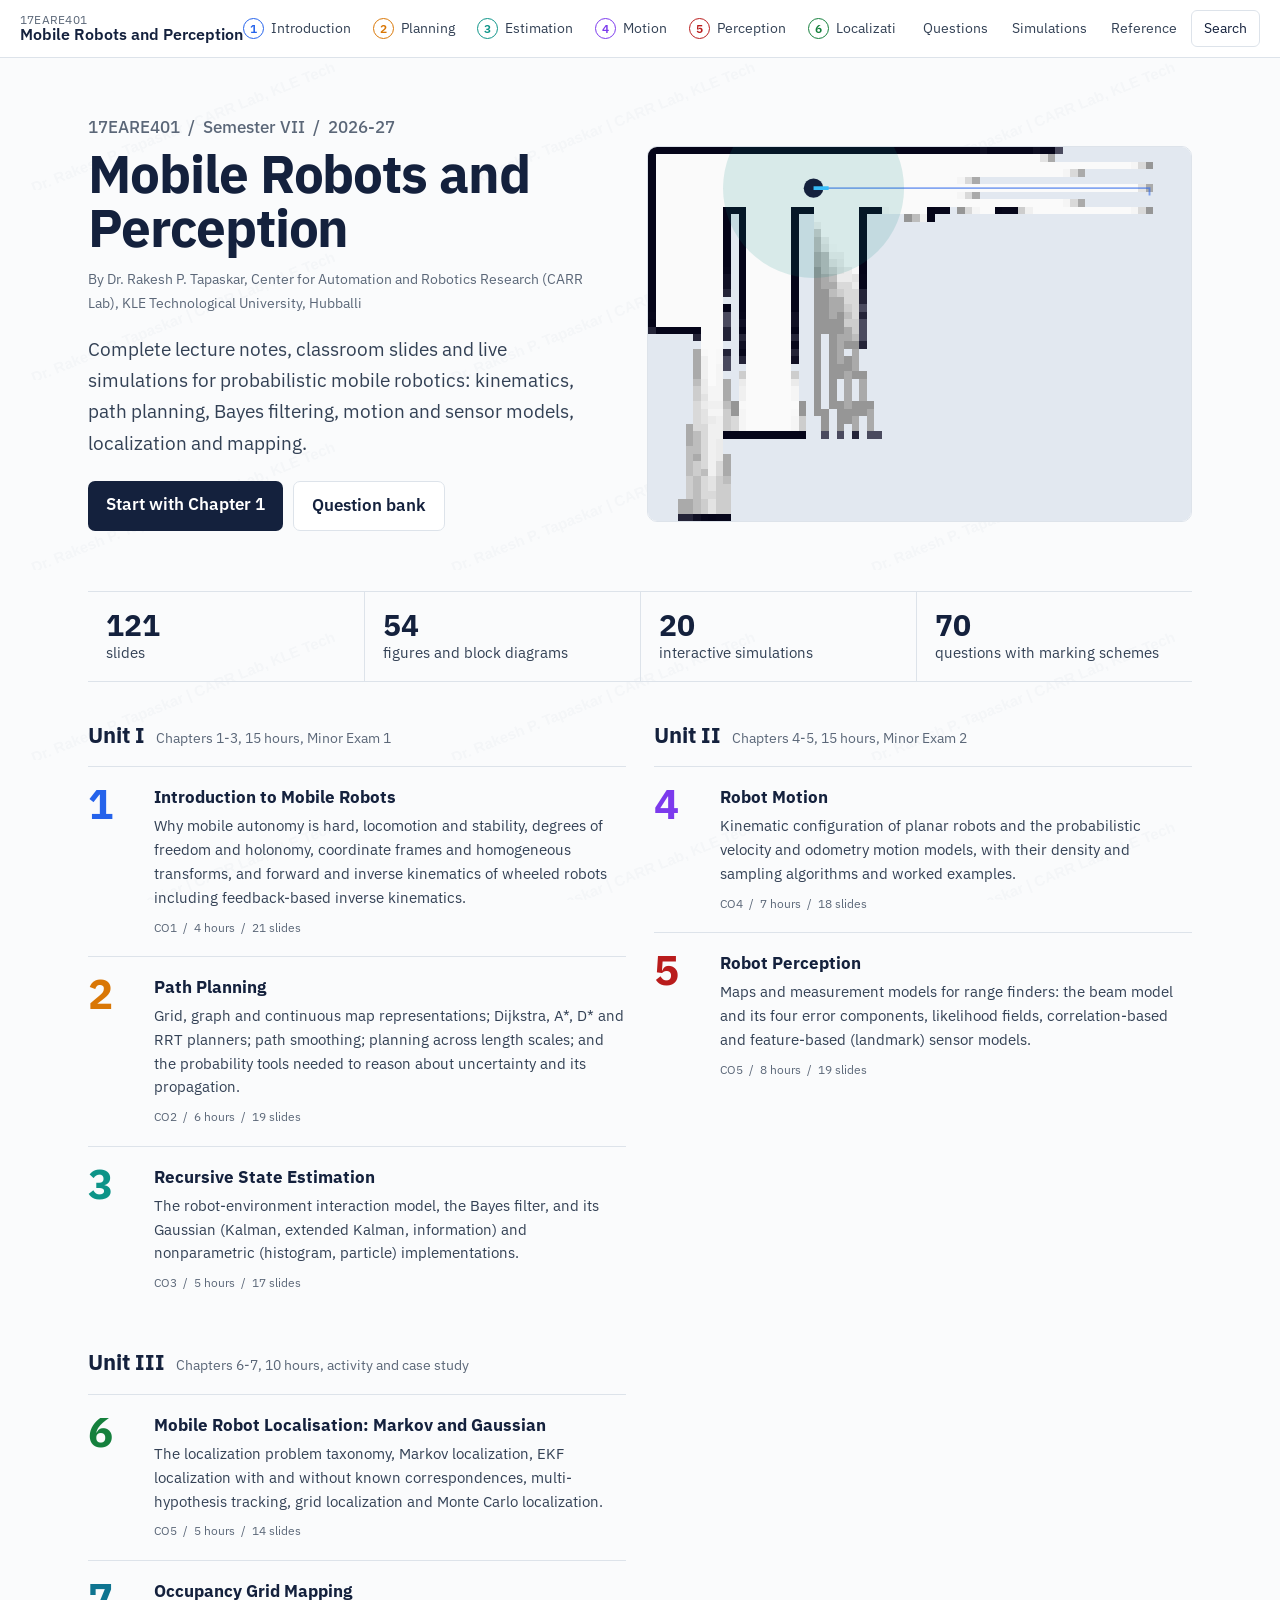
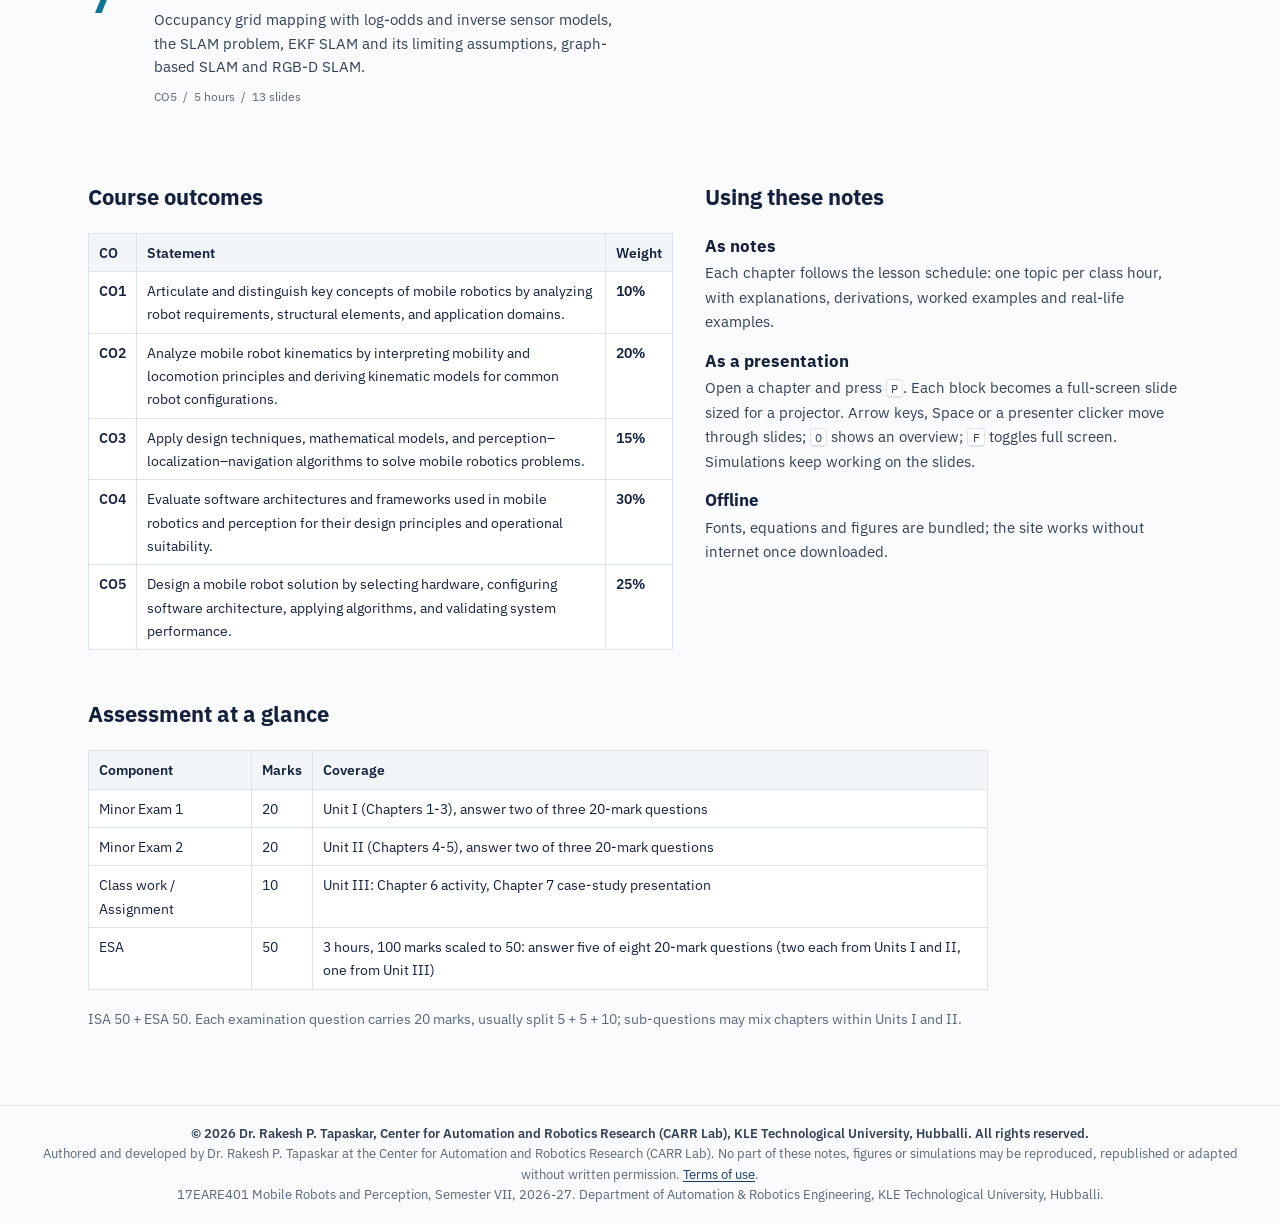
<file: index.html>
<!doctype html><html lang="en"><head><meta charset="utf-8"><meta name="viewport" content="width=device-width,initial-scale=1">
<title>Home | 17EARE401 Mobile Robots and Perception</title>
<meta name="description" content="Lecture notes and classroom presentation for 17EARE401 Mobile Robots and Perception, KLE Technological University, Hubballi.">
<meta name="author" content="Dr. Rakesh P. Tapaskar"><meta name="copyright" content="© 2026 Dr. Rakesh P. Tapaskar, Center for Automation and Robotics Research (CARR Lab), KLE Technological University, Hubballi. All rights reserved."><meta name="generator" content="CARRLAB-17EARE401-2026">
<script type="application/ld+json">{"@context":"https://schema.org","@type":"LearningResource","name":"17EARE401 Mobile Robots and Perception","author":{"@type":"Person","name":"Dr. Rakesh P. Tapaskar","affiliation":{"@type":"Organization","name":"Center for Automation and Robotics Research (CARR Lab)","parentOrganization":{"@type":"CollegeOrUniversity","name":"KLE Technological University, Hubballi"}}},"copyrightHolder":{"@type":"Person","name":"Dr. Rakesh P. Tapaskar"},"copyrightYear":2026,"license":"All rights reserved"}</script>
<link rel="stylesheet" href="assets/fonts.css"><link rel="stylesheet" href="assets/katex/katex.min.css"><link rel="stylesheet" href="assets/style.css"><link rel="stylesheet" href="assets/wm.css">
<link rel="icon" href="assets/favicon.svg" type="image/svg+xml"></head>
<body class="home" style="--ch:#1F3A5F" data-chapter="0" data-kind="Chapter" data-src="CARRLAB-17EARE401-2026">
<!-- © 2026 Dr. Rakesh P. Tapaskar, Center for Automation and Robotics Research (CARR Lab), KLE Technological University, Hubballi. All rights reserved. Authored by Dr. Rakesh P. Tapaskar. Provenance ID CARRLAB-17EARE401-2026. -->
<a class="skip" href="#main">Skip to content</a>
<header class="top"><button class="menu-btn" aria-label="Open navigation" aria-expanded="false">Menu</button>
<a class="brand" href="index.html"><span class="brand-code">17EARE401</span><span class="brand-t">Mobile Robots and Perception</span></a>
<nav class="chnav" aria-label="Chapters"><a href="ch1.html" class="" style="--c:#2563EB"><span class="cn">1</span>Introduction</a><a href="ch2.html" class="" style="--c:#D97706"><span class="cn">2</span>Planning</a><a href="ch3.html" class="" style="--c:#0D9488"><span class="cn">3</span>Estimation</a><a href="ch4.html" class="" style="--c:#7C3AED"><span class="cn">4</span>Motion</a><a href="ch5.html" class="" style="--c:#B91C1C"><span class="cn">5</span>Perception</a><a href="ch6.html" class="" style="--c:#15803D"><span class="cn">6</span>Localization</a><a href="ch7.html" class="" style="--c:#0E7490"><span class="cn">7</span>Mapping</a></nav>
<div class="top-r"><a href="questions.html" class="">Questions</a><a href="simulations.html" class="">Simulations</a><a href="reference.html" class="">Reference</a>
<button class="search-btn" aria-label="Search the notes">Search</button></div></header>
<div class="search-pop" hidden><input type="search" placeholder="Search topics" aria-label="Search"><ol class="search-res"></ol></div>
<div class="wrap"><main id="main"><section class="hero"><div class="hero-t"><p class="hero-k">17EARE401 &nbsp;/&nbsp; Semester VII &nbsp;/&nbsp; 2026-27</p><h1>Mobile Robots and Perception</h1><p class="byline">By Dr. Rakesh P. Tapaskar, Center for Automation and Robotics Research (CARR Lab), KLE Technological University, Hubballi</p>
<p class="hero-lead">Complete lecture notes, classroom slides and live simulations for probabilistic mobile robotics: kinematics, path planning, Bayes filtering, motion and sensor models, localization and mapping.</p><p class="hero-links"><a class="btn" href="ch1.html">Start with Chapter 1</a><a class="btn ghost" href="questions.html">Question bank</a></p></div><div class="hero-v"><canvas id="heroMap" aria-label="Animated robot mapping with LiDAR"></canvas></div></section>
<section class="band"><div><b>121</b> slides</div><div><b>54</b> figures and block diagrams</div><div><b>20</b> interactive simulations</div><div><b>70</b> questions with marking schemes</div></section>
<section class="units"><div class="unit"><h2>Unit I <span>Chapters 1-3, 15 hours, Minor Exam 1</span></h2><a class="chcard" href="ch1.html" style="--c:#2563EB"><span class="chcard-n">1</span><span class="chcard-b"><b>Introduction to Mobile Robots</b><span>Why mobile autonomy is hard, locomotion and stability, degrees of freedom and holonomy, coordinate frames and homogeneous transforms, and forward and inverse kinematics of wheeled robots including feedback-based inverse kinematics.</span><em>CO1 &nbsp;/&nbsp; 4 hours &nbsp;/&nbsp; 21 slides</em></span></a><a class="chcard" href="ch2.html" style="--c:#D97706"><span class="chcard-n">2</span><span class="chcard-b"><b>Path Planning</b><span>Grid, graph and continuous map representations; Dijkstra, A*, D* and RRT planners; path smoothing; planning across length scales; and the probability tools needed to reason about uncertainty and its propagation.</span><em>CO2 &nbsp;/&nbsp; 6 hours &nbsp;/&nbsp; 19 slides</em></span></a><a class="chcard" href="ch3.html" style="--c:#0D9488"><span class="chcard-n">3</span><span class="chcard-b"><b>Recursive State Estimation</b><span>The robot-environment interaction model, the Bayes filter, and its Gaussian (Kalman, extended Kalman, information) and nonparametric (histogram, particle) implementations.</span><em>CO3 &nbsp;/&nbsp; 5 hours &nbsp;/&nbsp; 17 slides</em></span></a></div><div class="unit"><h2>Unit II <span>Chapters 4-5, 15 hours, Minor Exam 2</span></h2><a class="chcard" href="ch4.html" style="--c:#7C3AED"><span class="chcard-n">4</span><span class="chcard-b"><b>Robot Motion</b><span>Kinematic configuration of planar robots and the probabilistic velocity and odometry motion models, with their density and sampling algorithms and worked examples.</span><em>CO4 &nbsp;/&nbsp; 7 hours &nbsp;/&nbsp; 18 slides</em></span></a><a class="chcard" href="ch5.html" style="--c:#B91C1C"><span class="chcard-n">5</span><span class="chcard-b"><b>Robot Perception</b><span>Maps and measurement models for range finders: the beam model and its four error components, likelihood fields, correlation-based and feature-based (landmark) sensor models.</span><em>CO5 &nbsp;/&nbsp; 8 hours &nbsp;/&nbsp; 19 slides</em></span></a></div><div class="unit"><h2>Unit III <span>Chapters 6-7, 10 hours, activity and case study</span></h2><a class="chcard" href="ch6.html" style="--c:#15803D"><span class="chcard-n">6</span><span class="chcard-b"><b>Mobile Robot Localisation: Markov and Gaussian</b><span>The localization problem taxonomy, Markov localization, EKF localization with and without known correspondences, multi-hypothesis tracking, grid localization and Monte Carlo localization.</span><em>CO5 &nbsp;/&nbsp; 5 hours &nbsp;/&nbsp; 14 slides</em></span></a><a class="chcard" href="ch7.html" style="--c:#0E7490"><span class="chcard-n">7</span><span class="chcard-b"><b>Occupancy Grid Mapping</b><span>Occupancy grid mapping with log-odds and inverse sensor models, the SLAM problem, EKF SLAM and its limiting assumptions, graph-based SLAM and RGB-D SLAM.</span><em>CO5 &nbsp;/&nbsp; 5 hours &nbsp;/&nbsp; 13 slides</em></span></a></div></section>
<section class="two"><div><h2>Course outcomes</h2><table class="cos"><tr><th>CO</th><th>Statement</th><th>Weight</th></tr><tr><td>CO1</td><td>Articulate and distinguish key concepts of mobile robotics by analyzing robot requirements, structural elements, and application domains.</td><td>10%</td></tr><tr><td>CO2</td><td>Analyze mobile robot kinematics by interpreting mobility and locomotion principles and deriving kinematic models for common robot configurations.</td><td>20%</td></tr><tr><td>CO3</td><td>Apply design techniques, mathematical models, and perception–localization–navigation algorithms to solve mobile robotics problems.</td><td>15%</td></tr><tr><td>CO4</td><td>Evaluate software architectures and frameworks used in mobile robotics and perception for their design principles and operational suitability.</td><td>30%</td></tr><tr><td>CO5</td><td>Design a mobile robot solution by selecting hardware, configuring software architecture, applying algorithms, and validating system performance.</td><td>25%</td></tr></table></div>
<div><h2>Using these notes</h2><dl class="use"><dt>As notes</dt><dd>Each chapter follows the lesson schedule: one topic per class hour, with explanations, derivations, worked examples and real-life examples.</dd>
<dt>As a presentation</dt><dd>Open a chapter and press <kbd>P</kbd>. Each block becomes a full-screen slide sized for a projector. Arrow keys, Space or a presenter clicker move through slides; <kbd>O</kbd> shows an overview; <kbd>F</kbd> toggles full screen. Simulations keep working on the slides.</dd>
<dt>Offline</dt><dd>Fonts, equations and figures are bundled; the site works without internet once downloaded.</dd></dl></div></section>
<section class="assess"><h2>Assessment at a glance</h2><table><tr><th>Component</th><th>Marks</th><th>Coverage</th></tr><tr><td>Minor Exam 1</td><td>20</td><td>Unit I (Chapters 1-3), answer two of three 20-mark questions</td></tr><tr><td>Minor Exam 2</td><td>20</td><td>Unit II (Chapters 4-5), answer two of three 20-mark questions</td></tr><tr><td>Class work / Assignment</td><td>10</td><td>Unit III: Chapter 6 activity, Chapter 7 case-study presentation</td></tr><tr><td>ESA</td><td>50</td><td>3 hours, 100 marks scaled to 50: answer five of eight 20-mark questions (two each from Units I and II, one from Unit III)</td></tr></table><p class="muted">ISA 50 + ESA 50. Each examination question carries 20 marks, usually split 5 + 5 + 10; sub-questions may mix chapters within Units I and II.</p></section></main></div>
<footer class="foot"><div class="copy">© 2026 Dr. Rakesh P. Tapaskar, Center for Automation and Robotics Research (CARR Lab), KLE Technological University, Hubballi. All rights reserved.</div><div>Authored and developed by Dr. Rakesh P. Tapaskar at the Center for Automation and Robotics Research (CARR Lab). No part of these notes, figures or simulations may be reproduced, republished or adapted without written permission. <a href="LICENSE.txt">Terms of use</a>.</div>
<div>17EARE401 Mobile Robots and Perception, Semester VII, 2026-27. Department of Automation &amp; Robotics Engineering, KLE Technological University, Hubballi.</div></footer>
<div class="deck" hidden aria-live="polite"><div class="deck-top"><span class="deck-ch"></span><span class="deck-topic"></span><span class="deck-n"></span><button class="deck-x" aria-label="Exit presentation">Exit</button></div><div class="deck-stage"></div><div class="deck-bar"><i></i></div><div class="deck-mark">© Dr. Rakesh P. Tapaskar | CARR Lab, KLE Tech</div><div class="deck-help">Arrow keys or Space to move, F full screen, O overview, Esc to exit</div></div>
<script>window.REL="";window.WM={"text":"Dr. Rakesh P. Tapaskar | CARR Lab, KLE Tech","corner":"© Dr. Rakesh P. Tapaskar | CARR Lab, KLE Tech","rights":"© 2026 Dr. Rakesh P. Tapaskar, Center for Automation and Robotics Research (CARR Lab), KLE Technological University, Hubballi. All rights reserved."};</script><script src="assets/search-index.js"></script><script src="assets/tools.js"></script><script src="assets/app.js"></script>
</body></html>
</file>
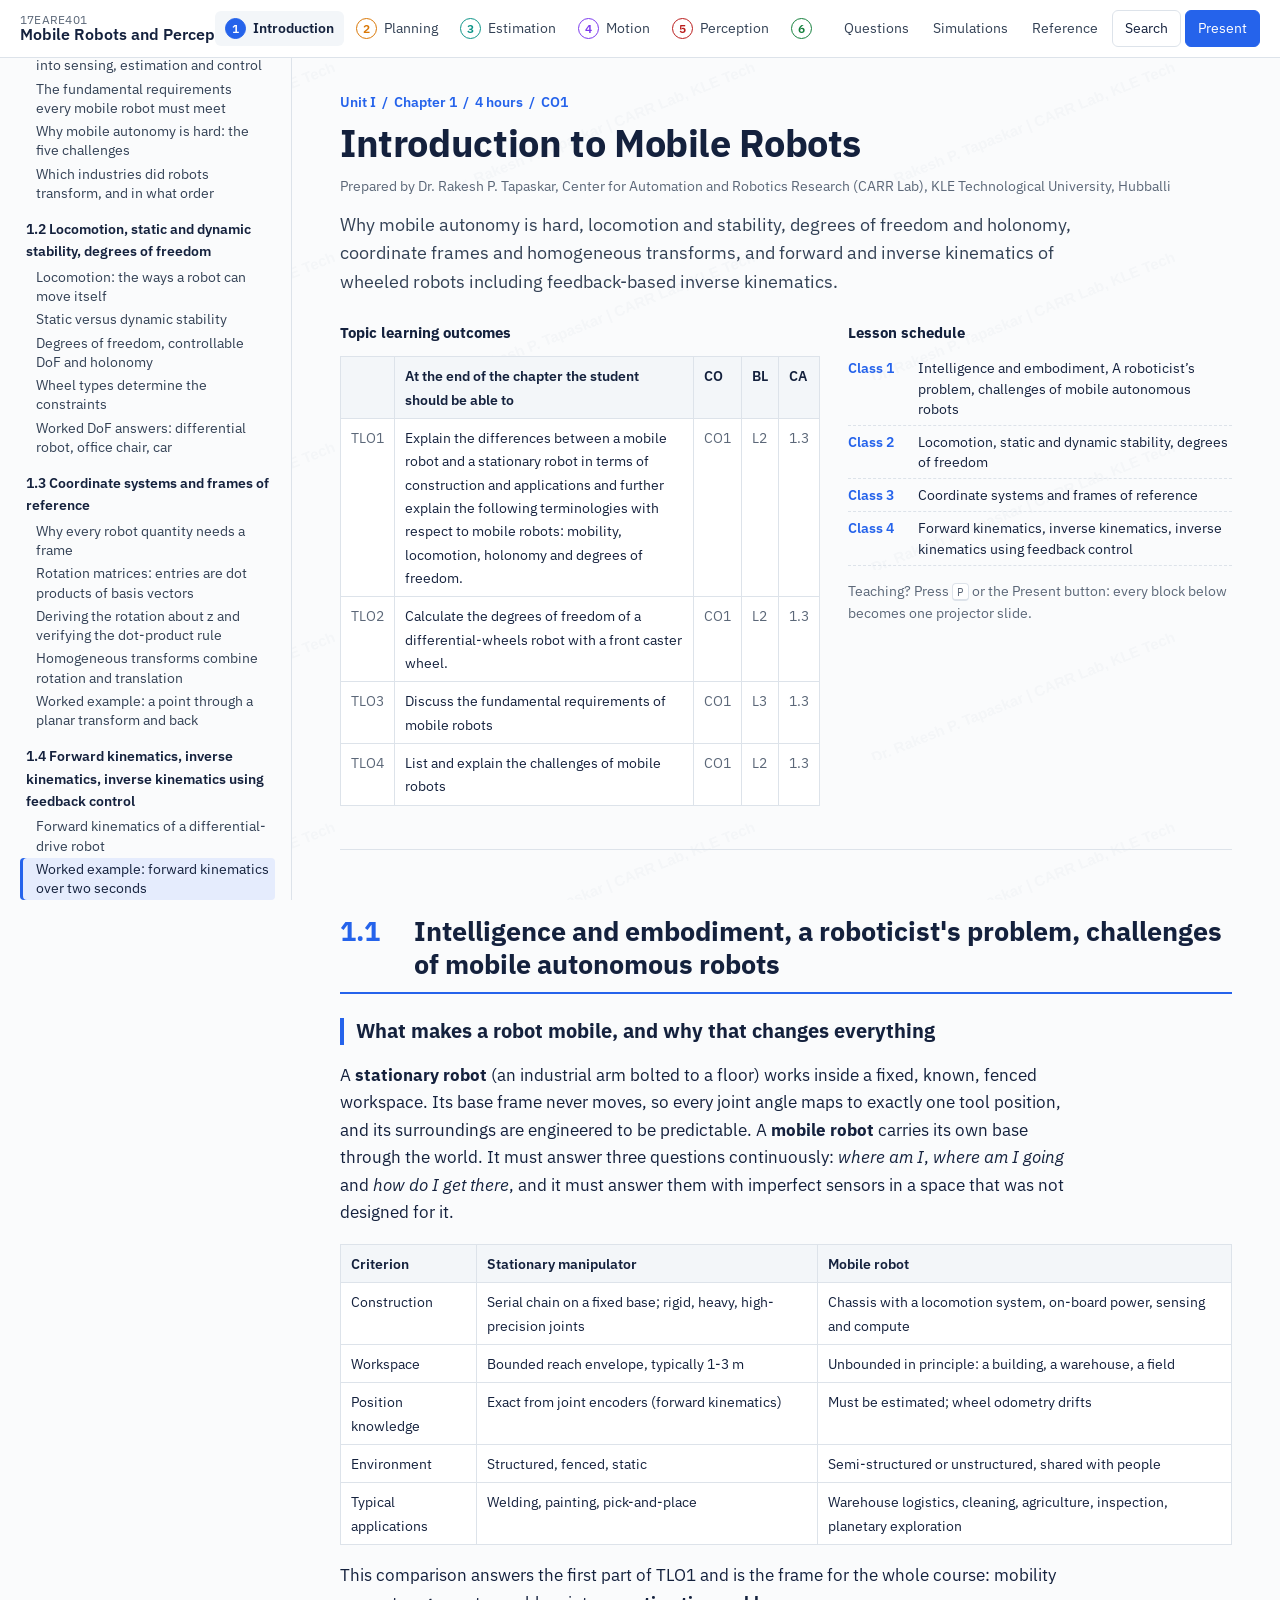
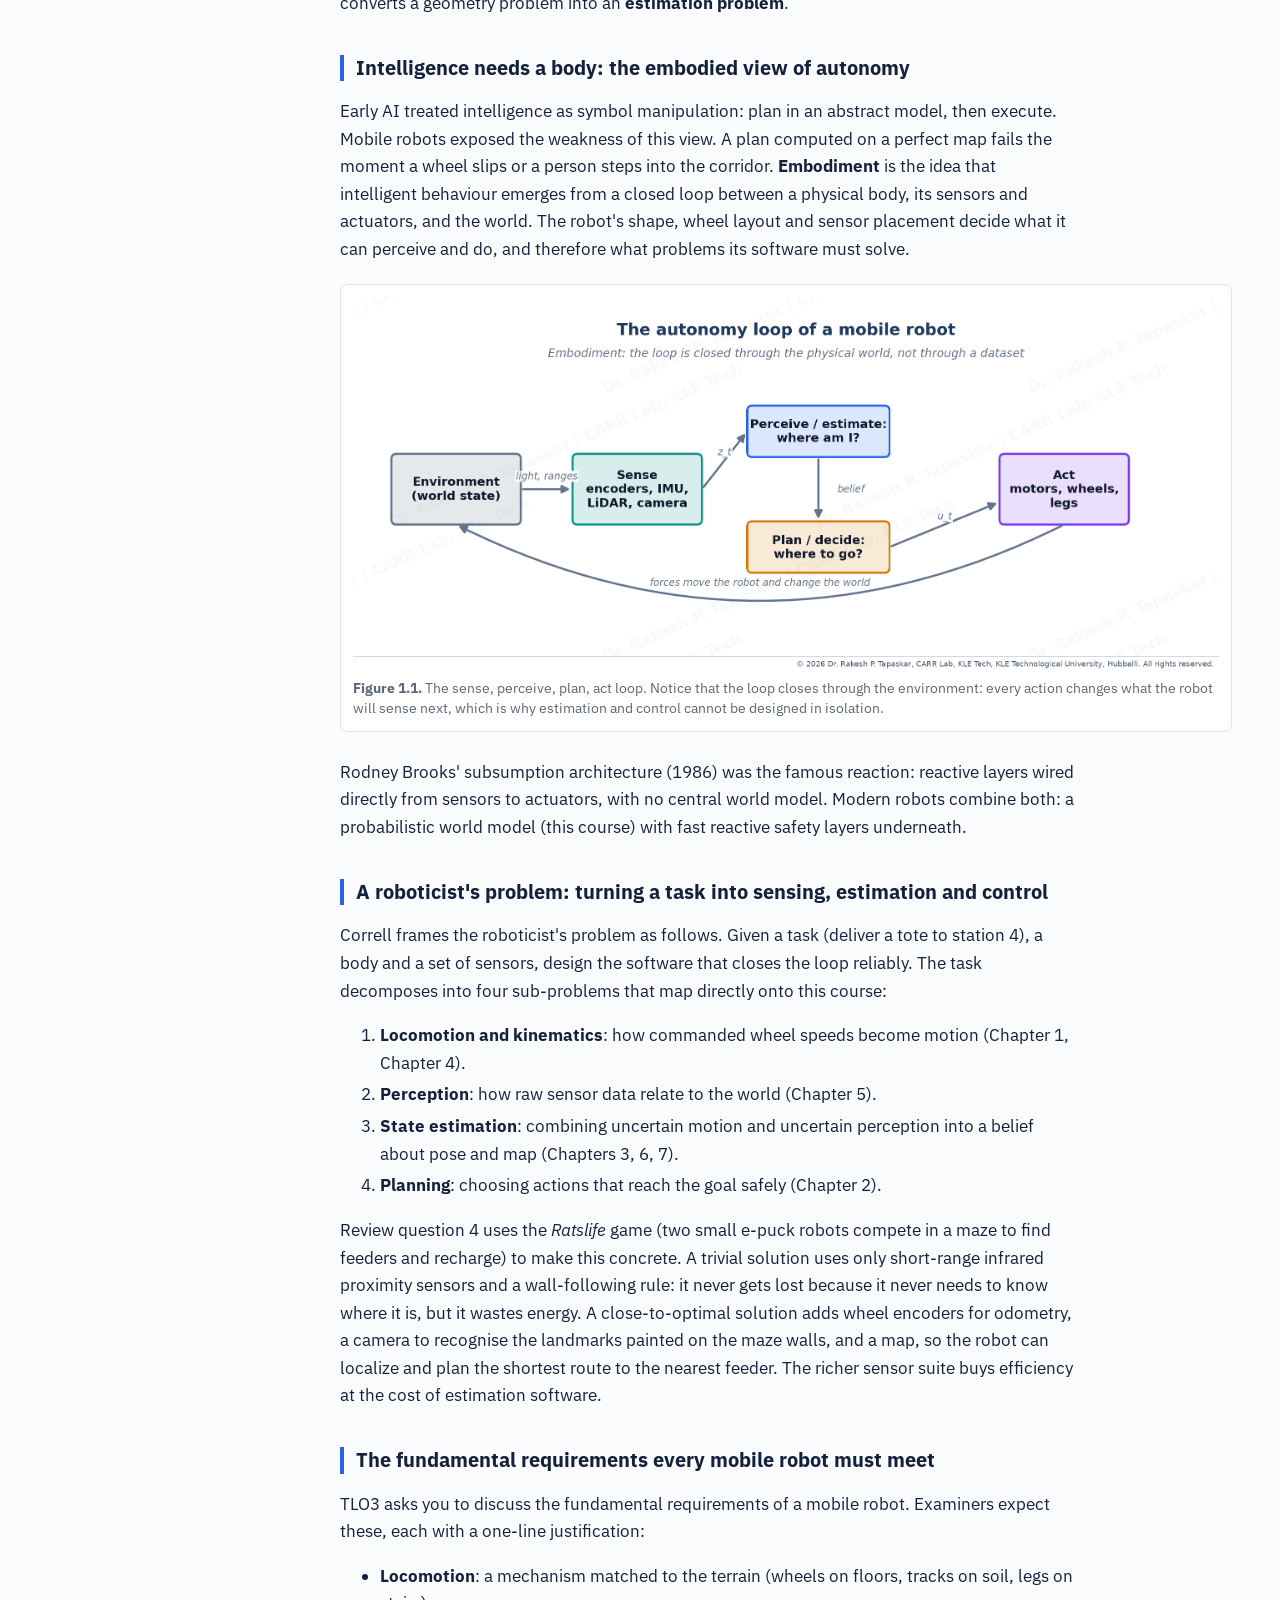
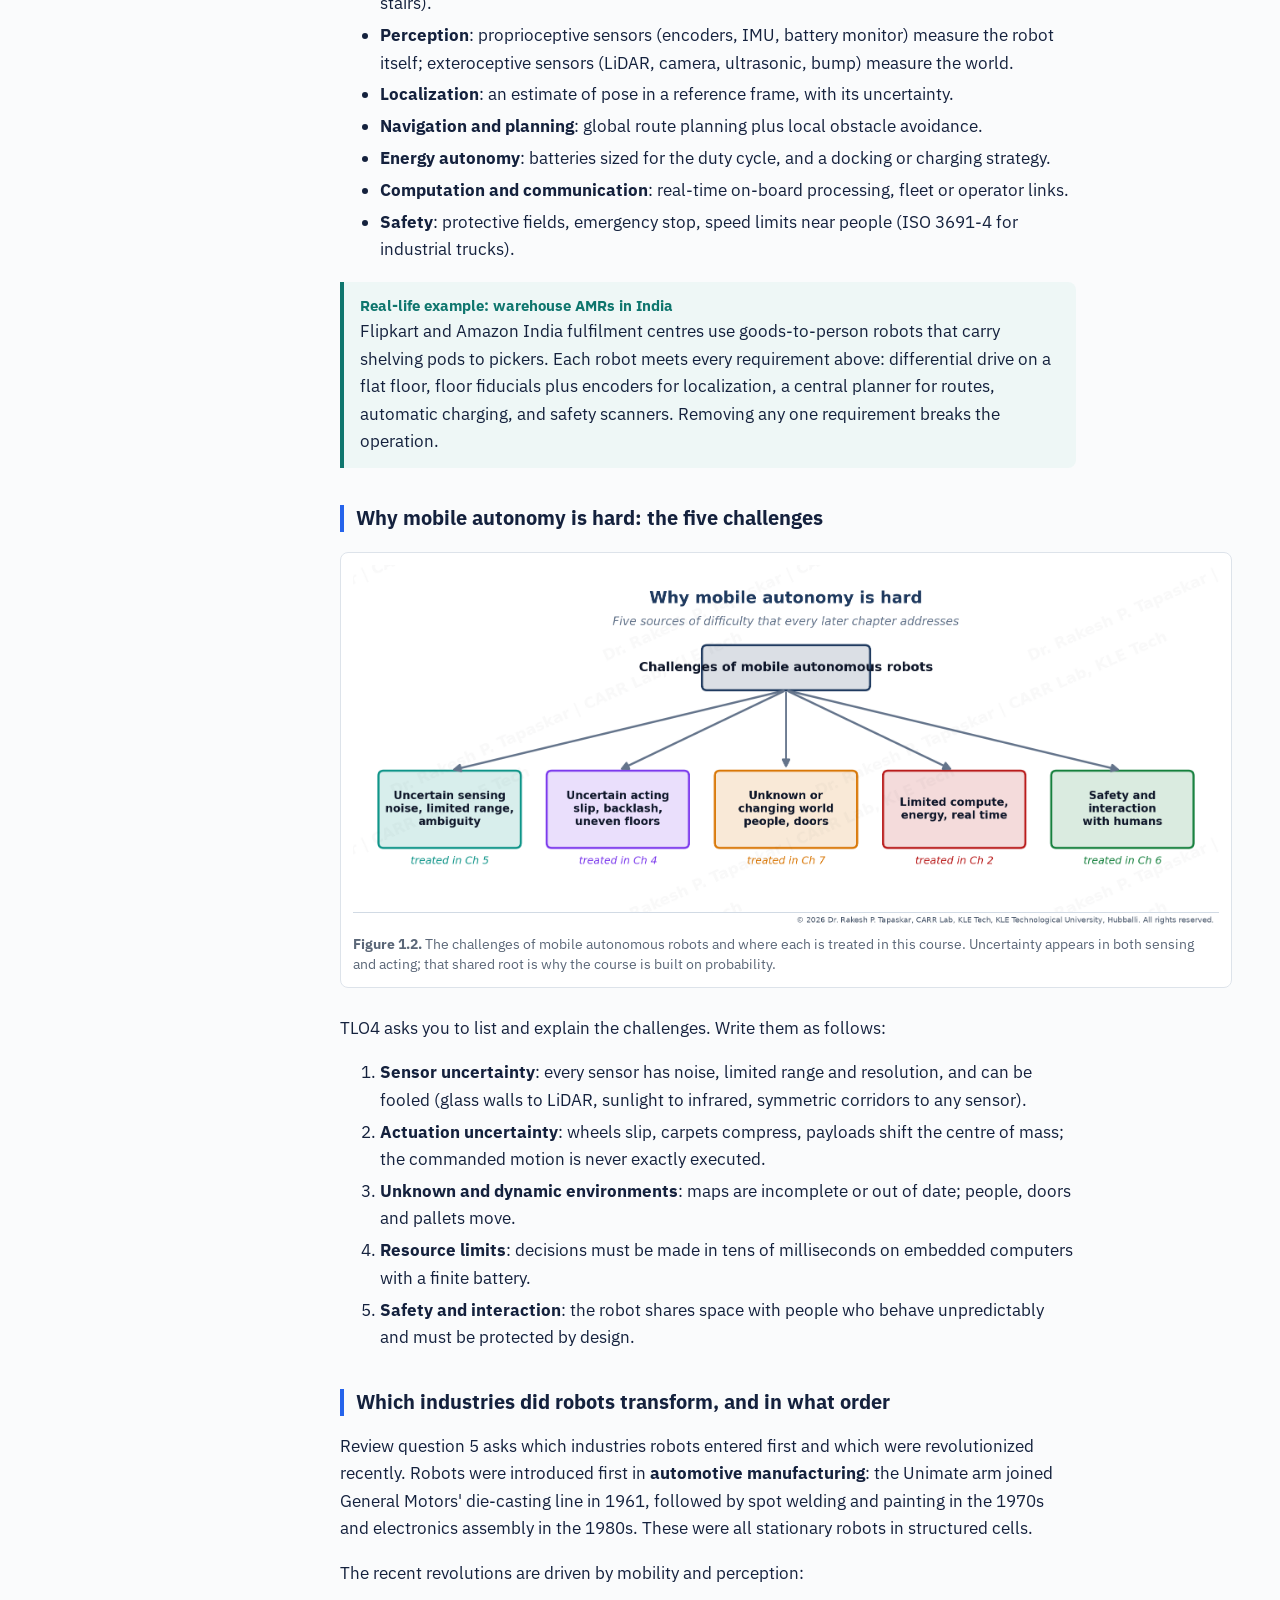
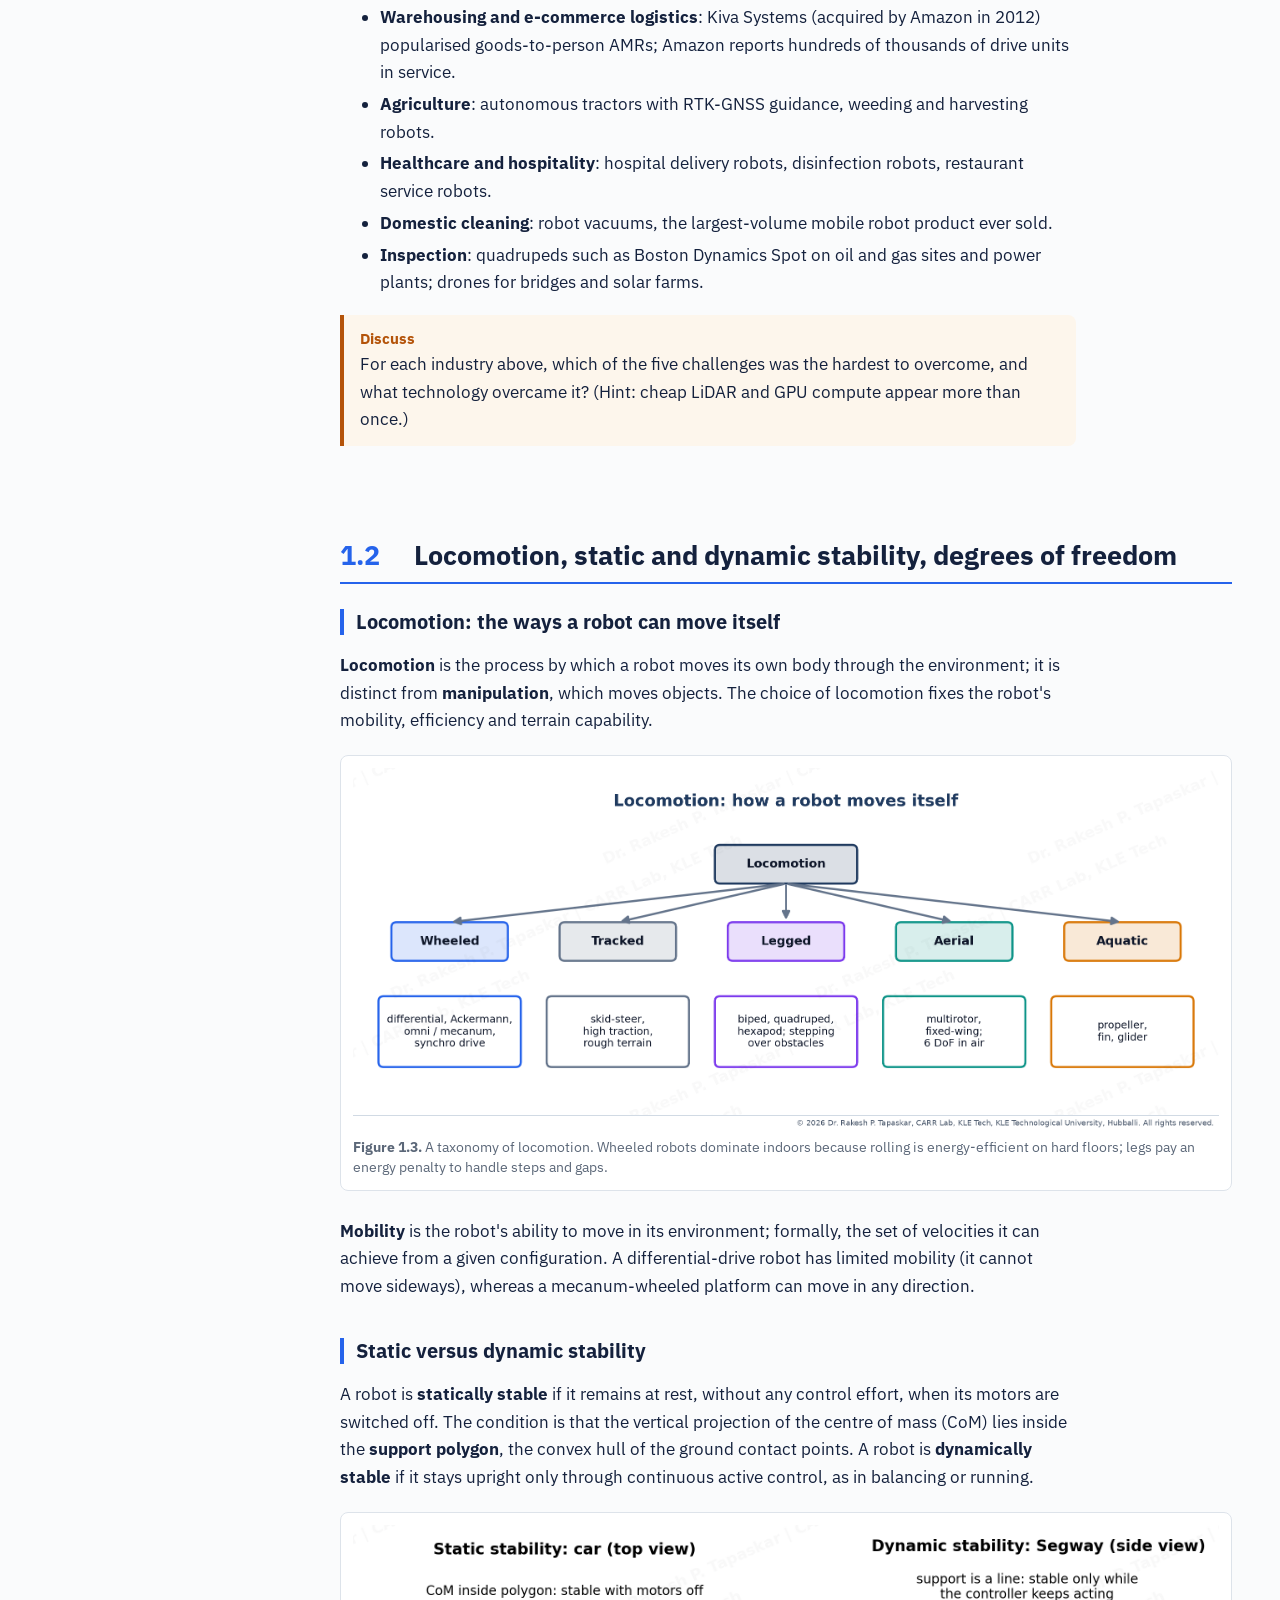
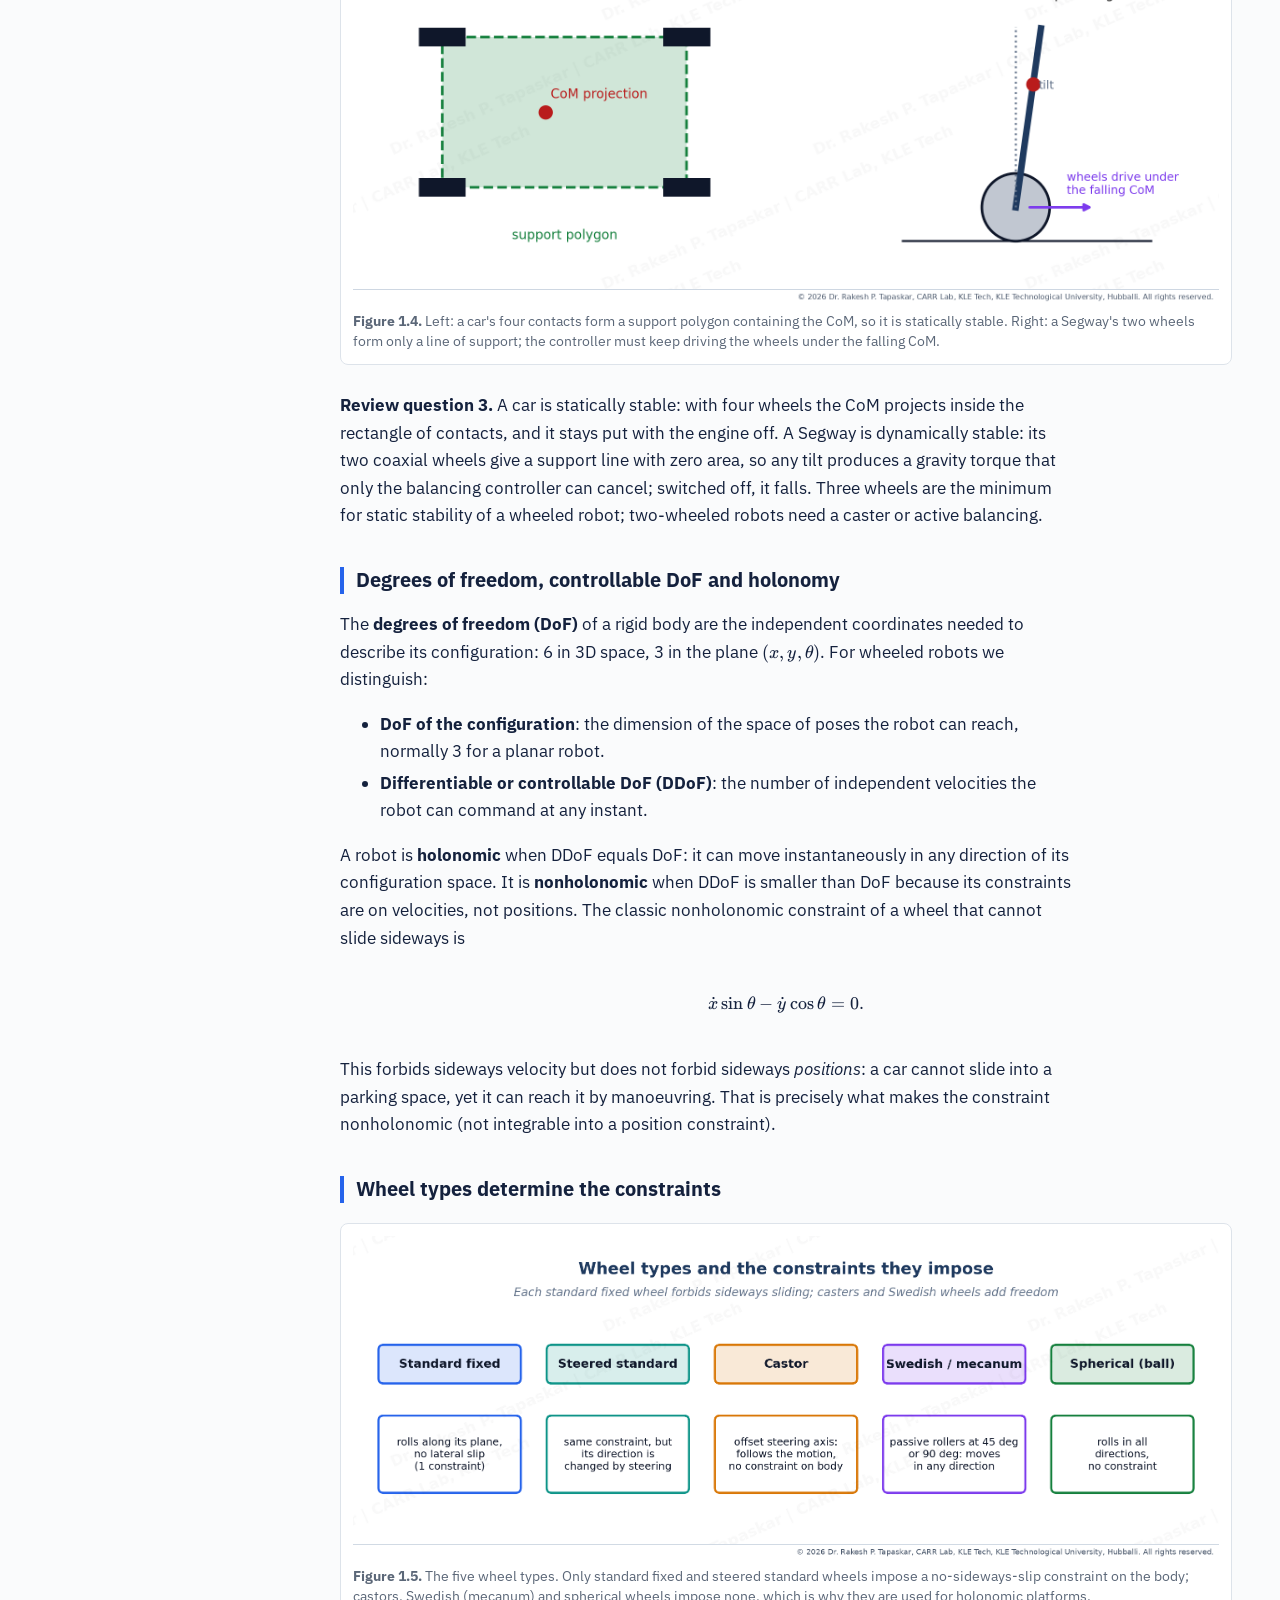
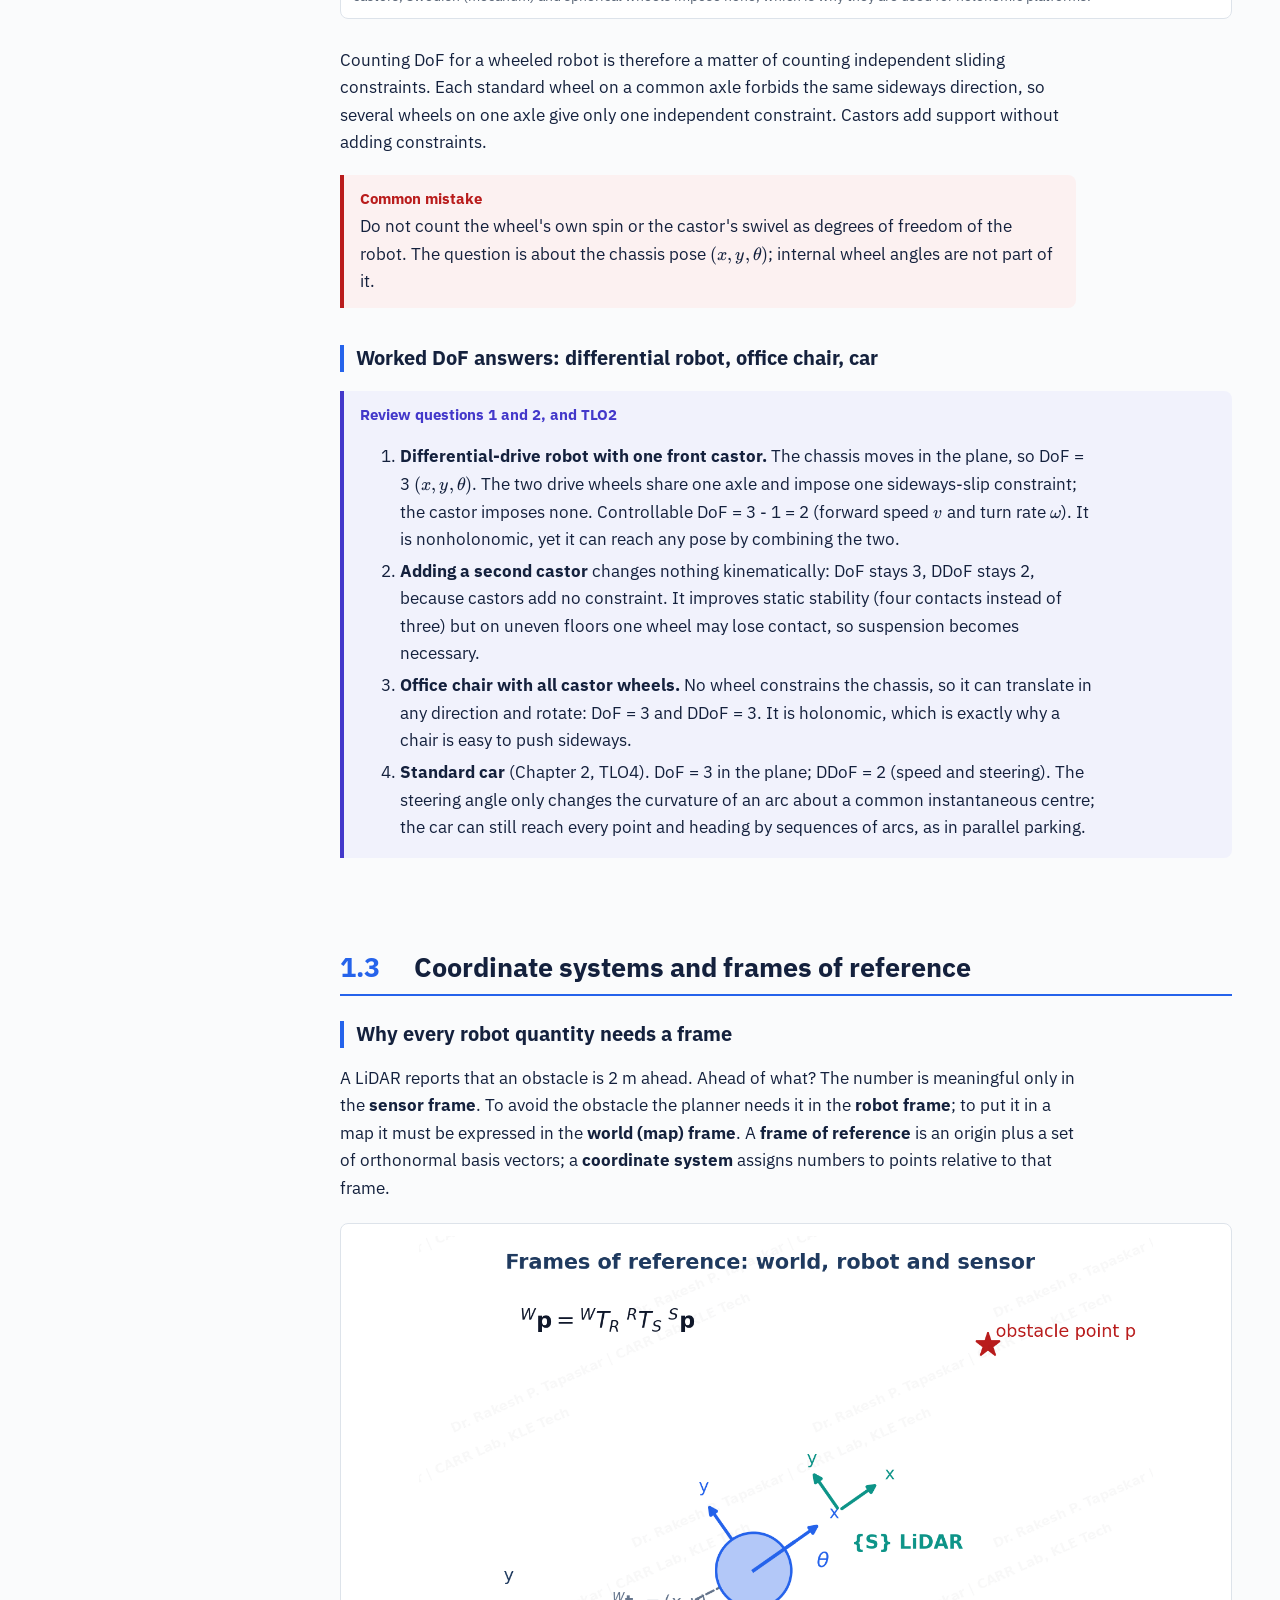
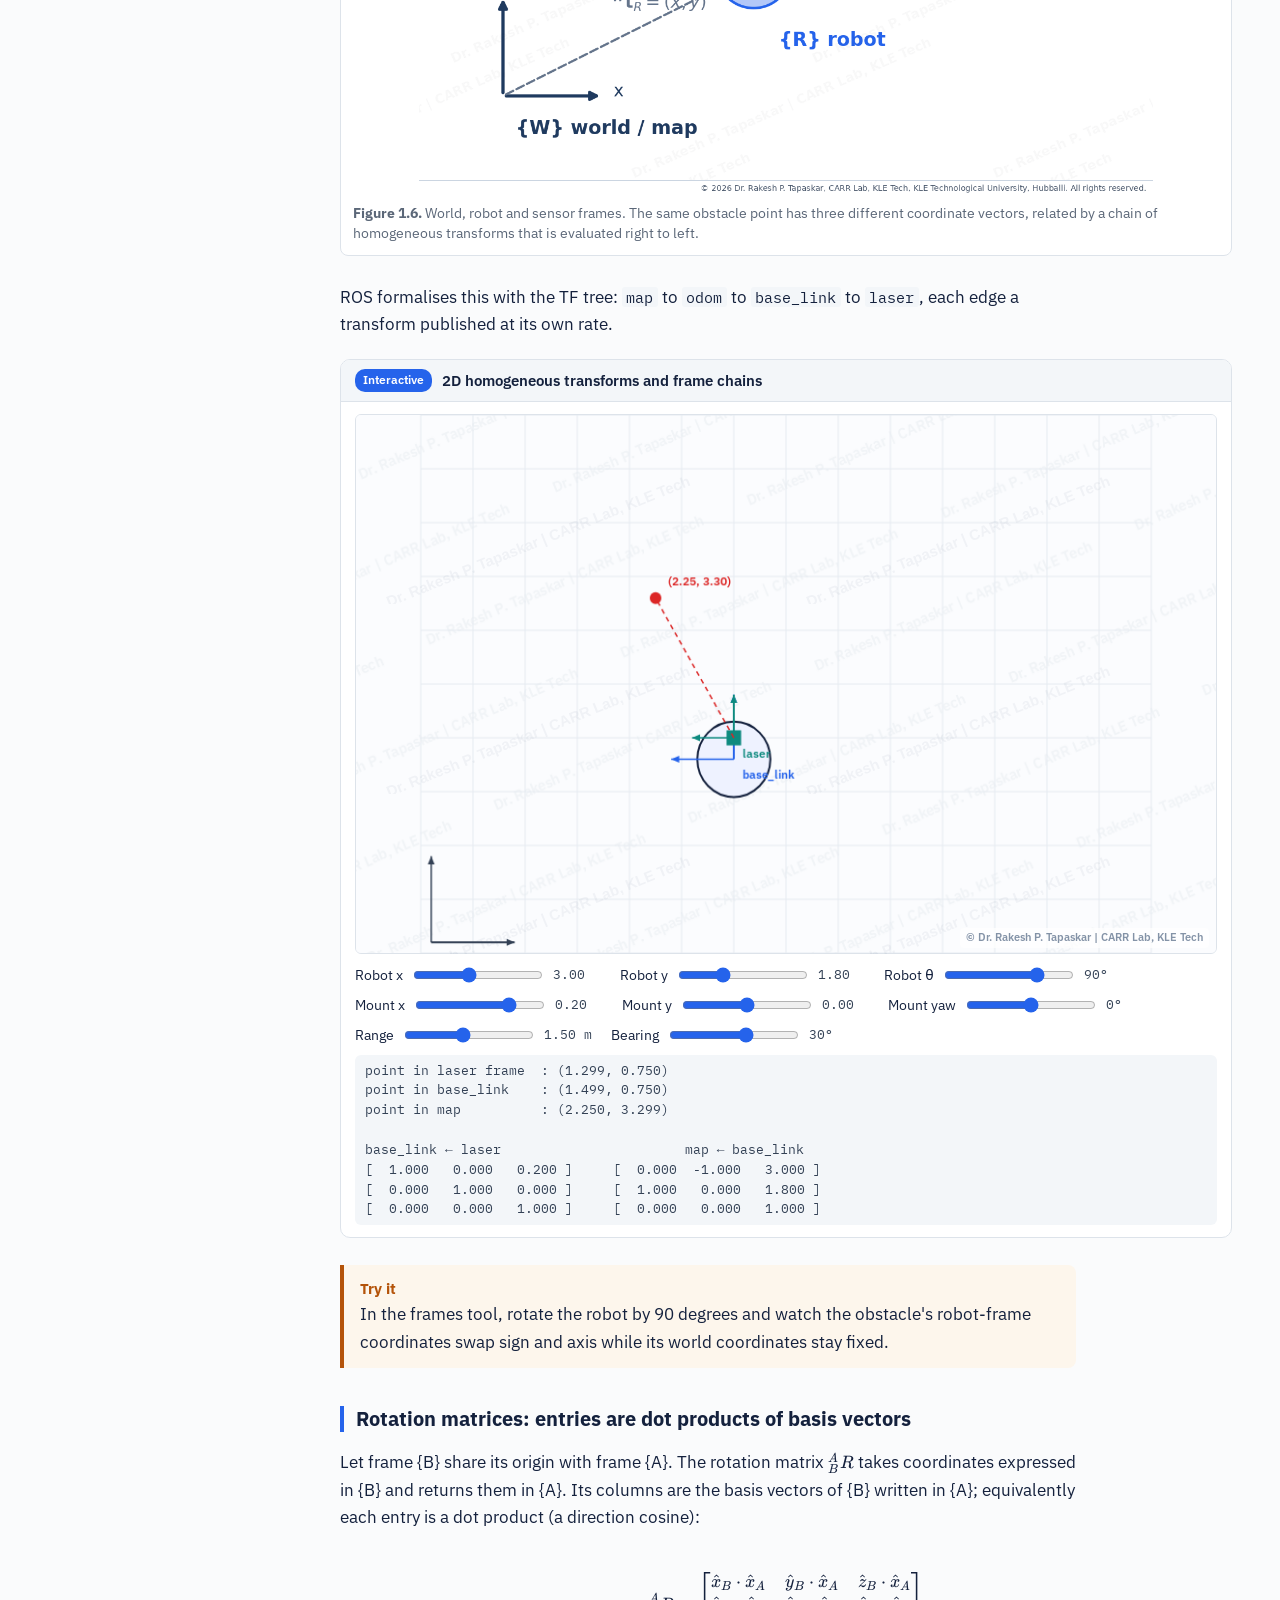
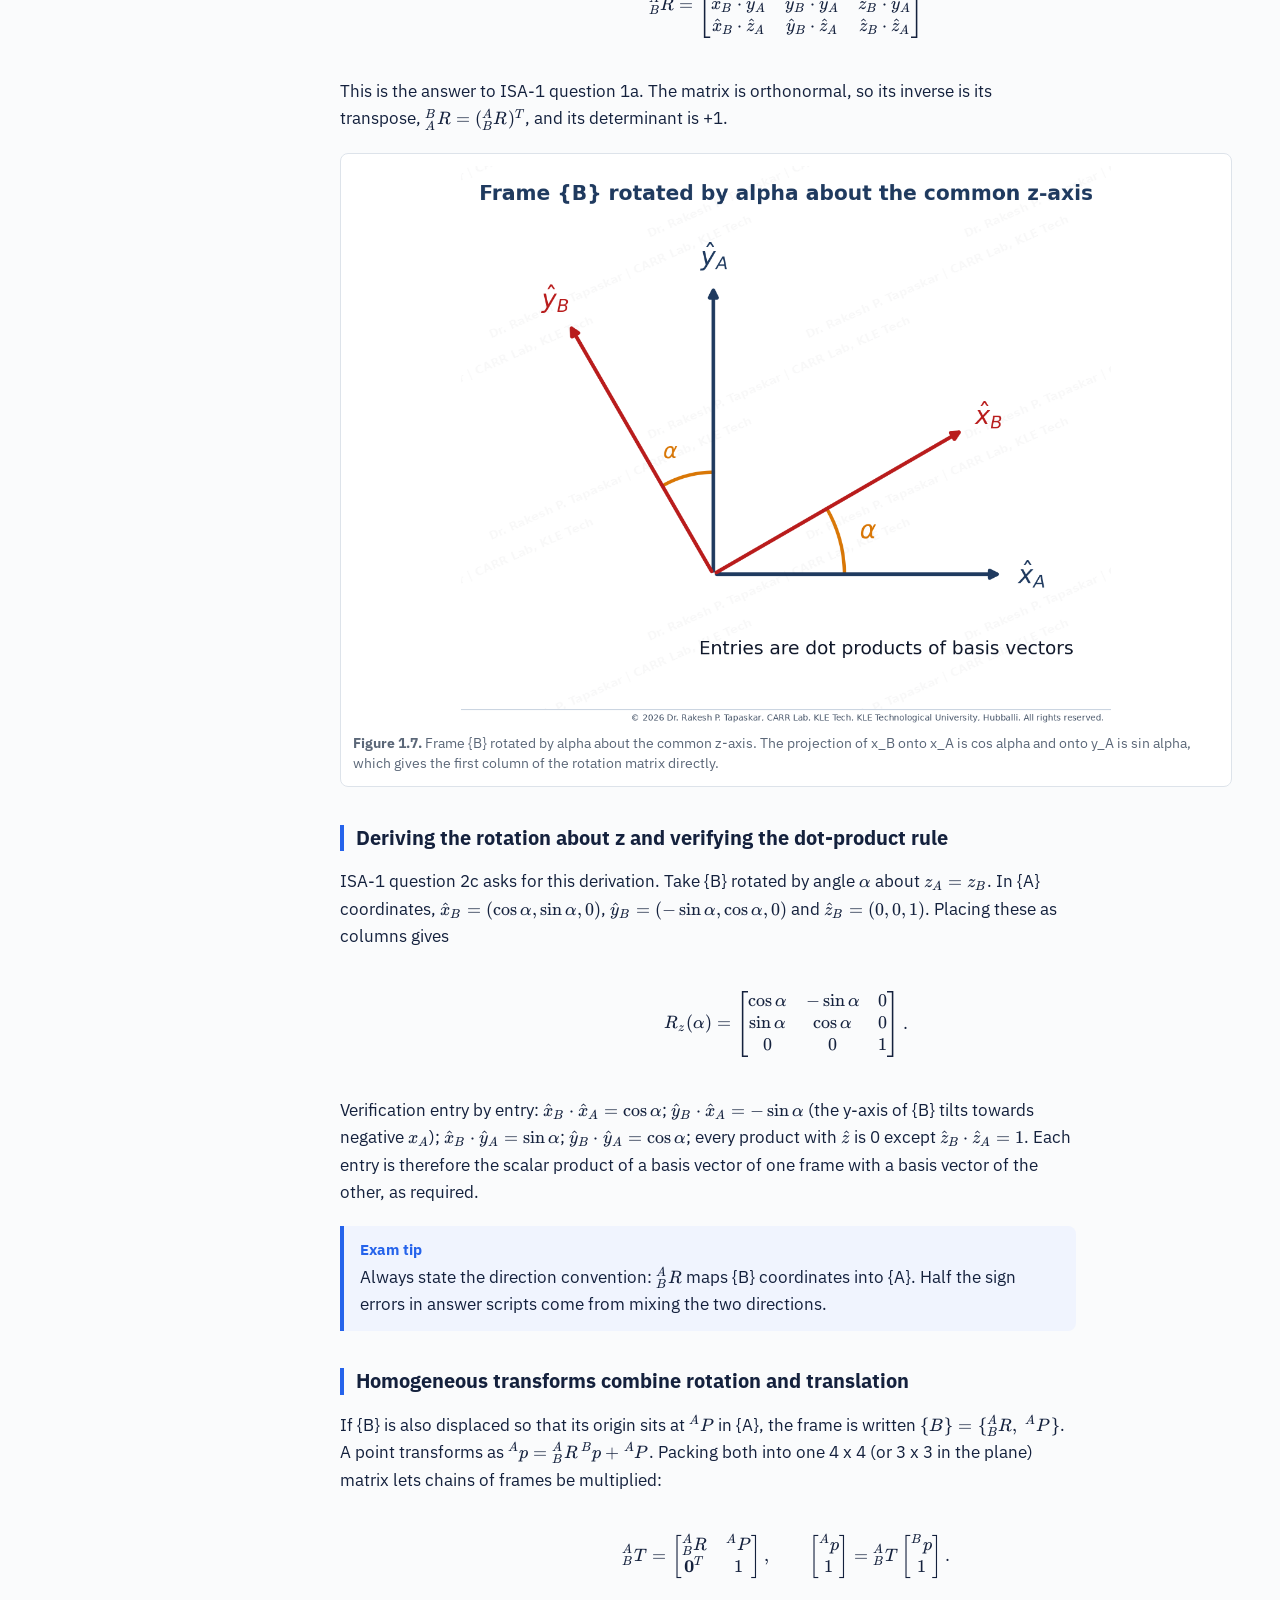
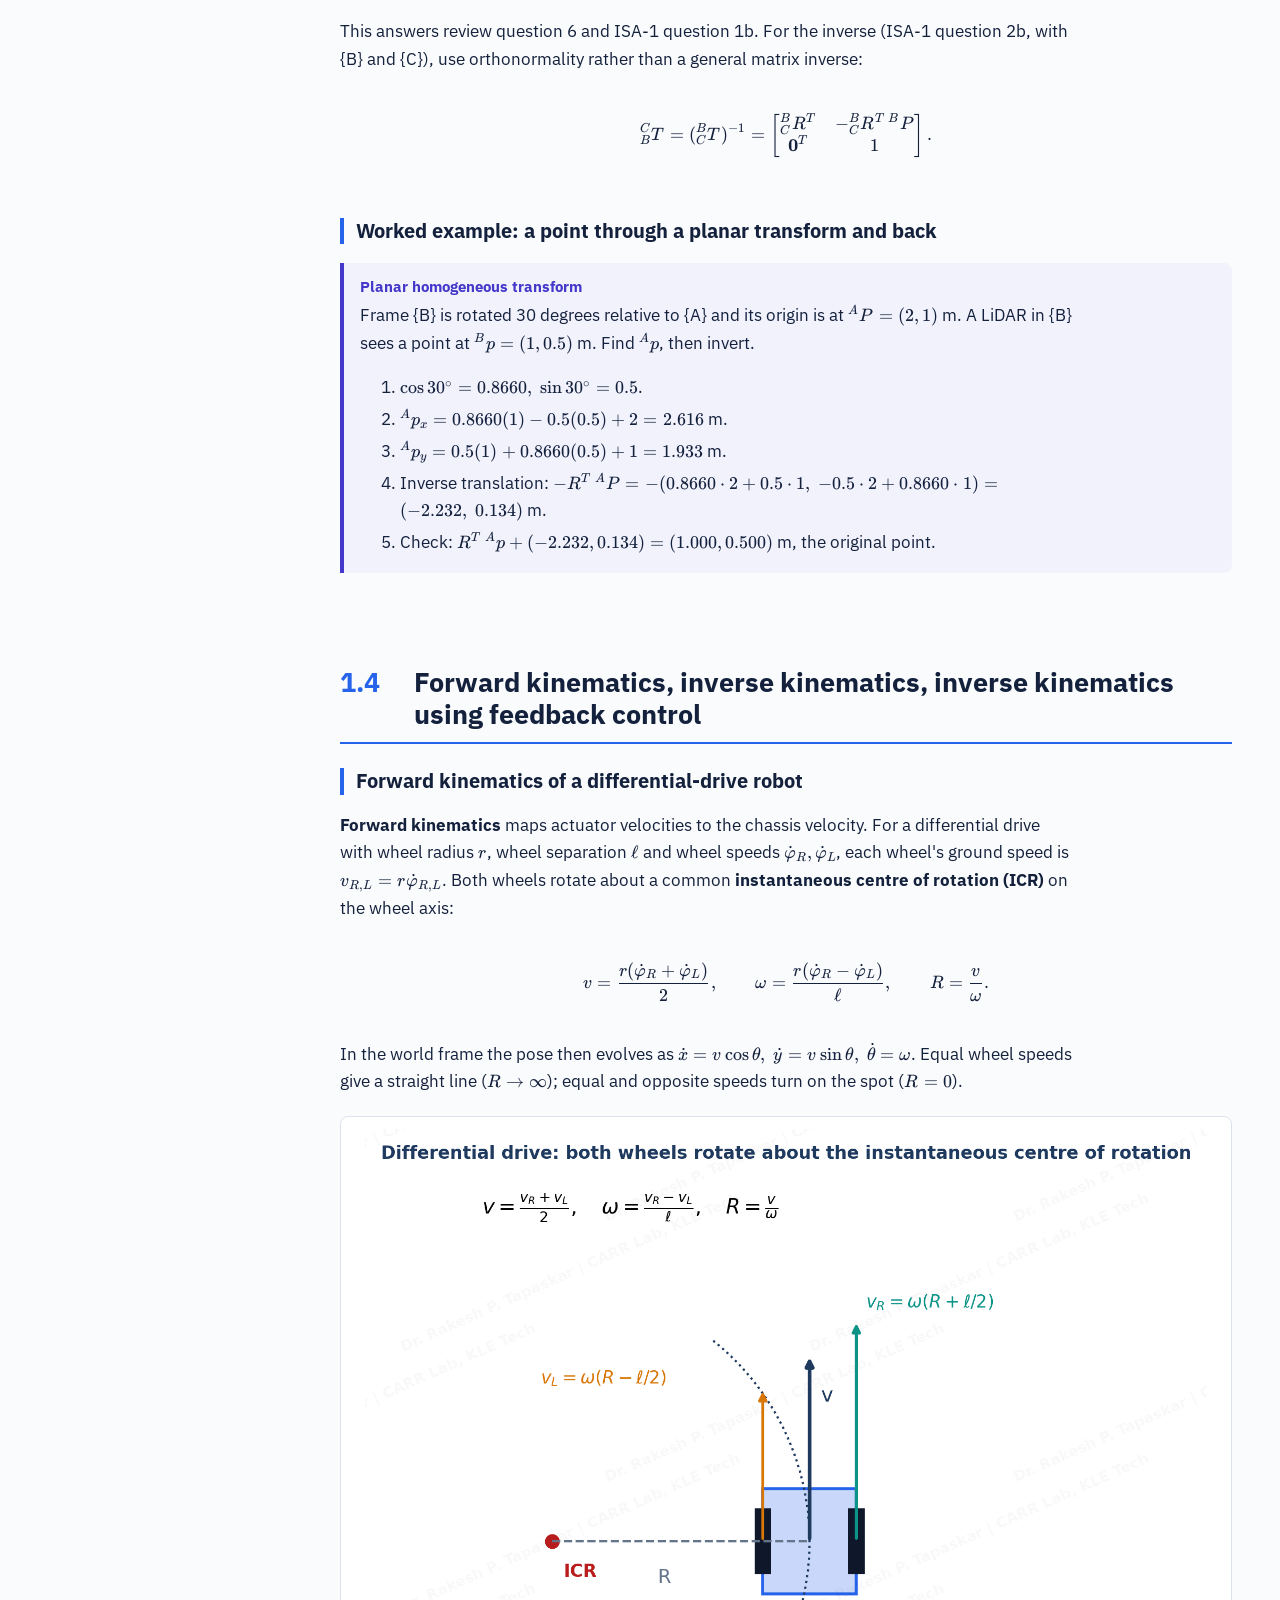
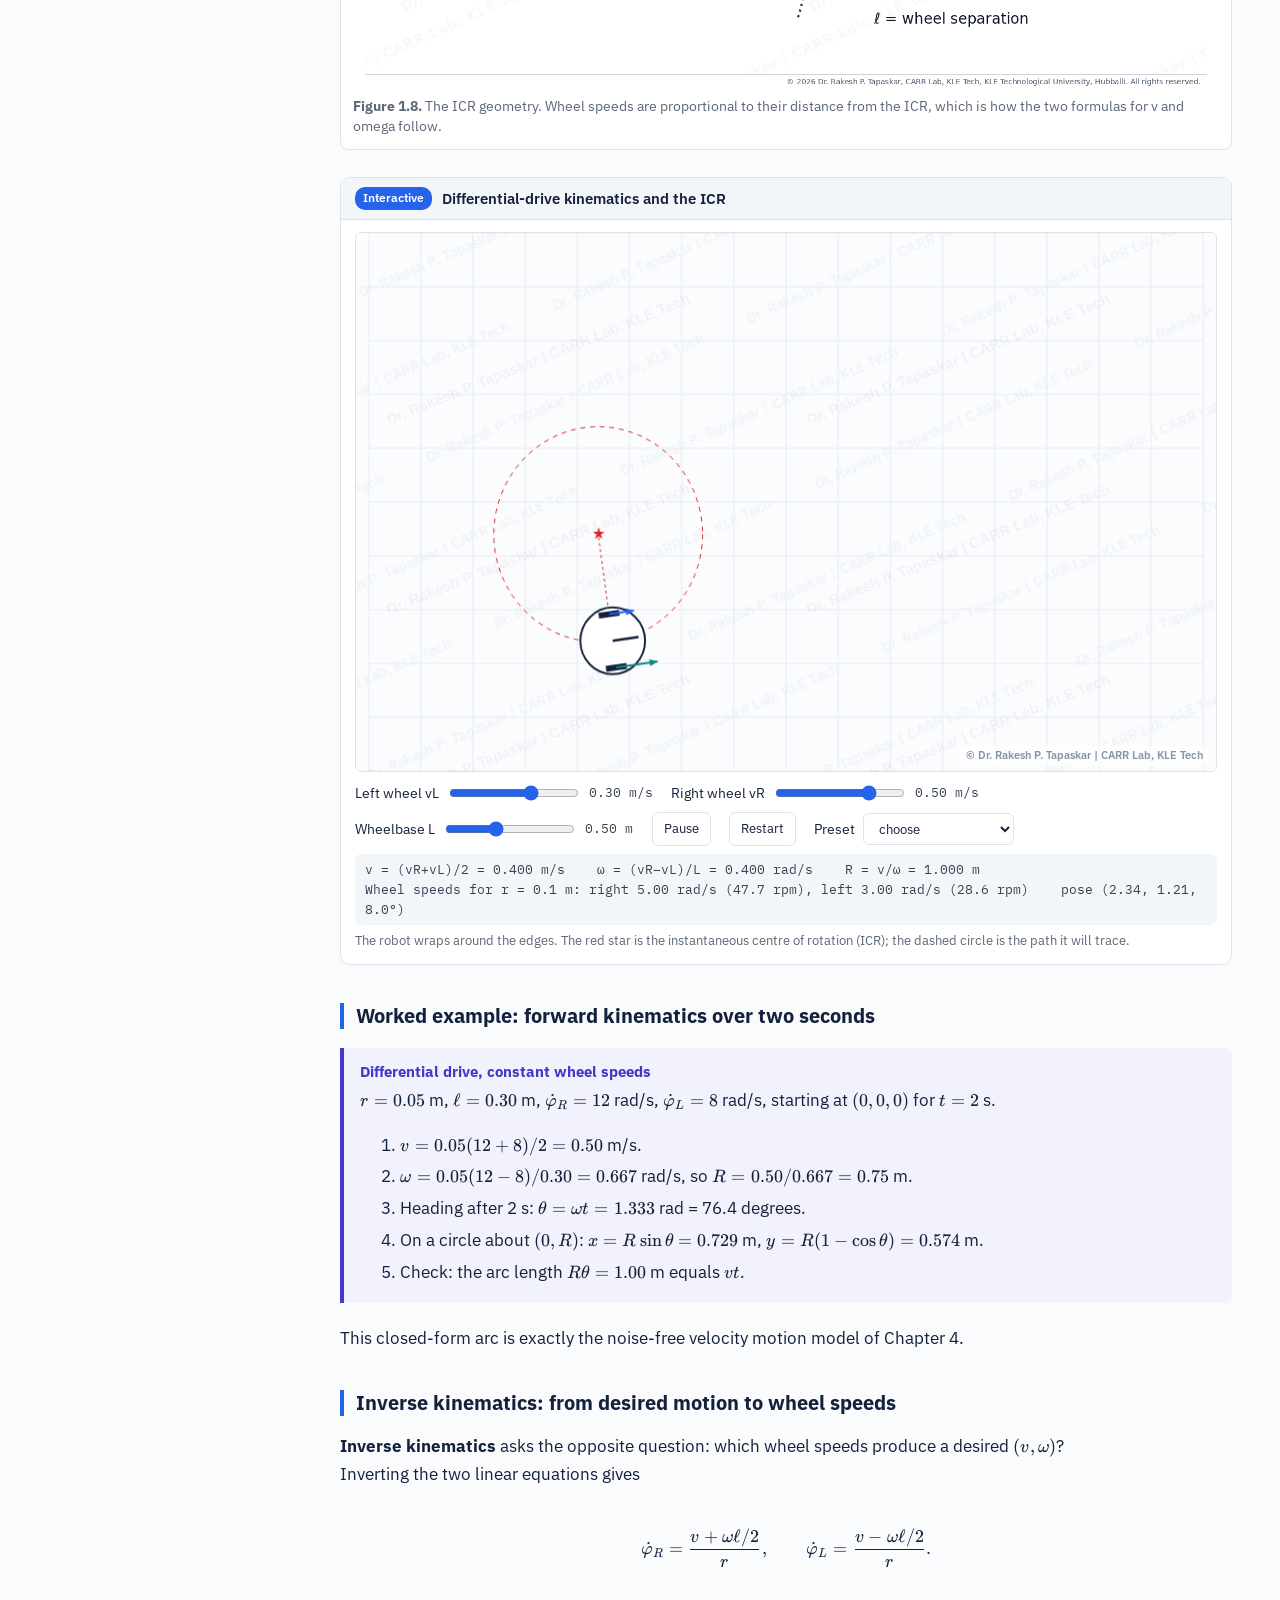
<file: ch1.html>
<!doctype html><html lang="en"><head><meta charset="utf-8"><meta name="viewport" content="width=device-width,initial-scale=1">
<title>Chapter 1: Introduction to Mobile Robots | 17EARE401 Mobile Robots and Perception</title>
<meta name="description" content="Lecture notes and classroom presentation for 17EARE401 Mobile Robots and Perception, KLE Technological University, Hubballi.">
<meta name="author" content="Dr. Rakesh P. Tapaskar"><meta name="copyright" content="© 2026 Dr. Rakesh P. Tapaskar, Center for Automation and Robotics Research (CARR Lab), KLE Technological University, Hubballi. All rights reserved."><meta name="generator" content="CARRLAB-17EARE401-2026">
<script type="application/ld+json">{"@context":"https://schema.org","@type":"LearningResource","name":"17EARE401 Mobile Robots and Perception","author":{"@type":"Person","name":"Dr. Rakesh P. Tapaskar","affiliation":{"@type":"Organization","name":"Center for Automation and Robotics Research (CARR Lab)","parentOrganization":{"@type":"CollegeOrUniversity","name":"KLE Technological University, Hubballi"}}},"copyrightHolder":{"@type":"Person","name":"Dr. Rakesh P. Tapaskar"},"copyrightYear":2026,"license":"All rights reserved"}</script>
<link rel="stylesheet" href="assets/fonts.css"><link rel="stylesheet" href="assets/katex/katex.min.css"><link rel="stylesheet" href="assets/style.css"><link rel="stylesheet" href="assets/wm.css">
<link rel="icon" href="assets/favicon.svg" type="image/svg+xml"></head>
<body class="ch1" style="--ch:#2563EB" data-chapter="1" data-kind="Chapter" data-src="CARRLAB-17EARE401-2026">
<!-- © 2026 Dr. Rakesh P. Tapaskar, Center for Automation and Robotics Research (CARR Lab), KLE Technological University, Hubballi. All rights reserved. Authored by Dr. Rakesh P. Tapaskar. Provenance ID CARRLAB-17EARE401-2026. -->
<a class="skip" href="#main">Skip to content</a>
<header class="top"><button class="menu-btn" aria-label="Open navigation" aria-expanded="false">Menu</button>
<a class="brand" href="index.html"><span class="brand-code">17EARE401</span><span class="brand-t">Mobile Robots and Perception</span></a>
<nav class="chnav" aria-label="Chapters"><a href="ch1.html" class="on" style="--c:#2563EB"><span class="cn">1</span>Introduction</a><a href="ch2.html" class="" style="--c:#D97706"><span class="cn">2</span>Planning</a><a href="ch3.html" class="" style="--c:#0D9488"><span class="cn">3</span>Estimation</a><a href="ch4.html" class="" style="--c:#7C3AED"><span class="cn">4</span>Motion</a><a href="ch5.html" class="" style="--c:#B91C1C"><span class="cn">5</span>Perception</a><a href="ch6.html" class="" style="--c:#15803D"><span class="cn">6</span>Localization</a><a href="ch7.html" class="" style="--c:#0E7490"><span class="cn">7</span>Mapping</a></nav>
<div class="top-r"><a href="questions.html" class="">Questions</a><a href="simulations.html" class="">Simulations</a><a href="reference.html" class="">Reference</a>
<button class="search-btn" aria-label="Search the notes">Search</button><button class="present-btn" title="Present (P)">Present</button></div></header>
<div class="search-pop" hidden><input type="search" placeholder="Search topics" aria-label="Search"><ol class="search-res"></ol></div>
<div class="wrap"><aside class="side" aria-label="Contents"><div class="side-ch" style="--c:#2563EB"><span>Unit I, Chapter 1</span><b>Introduction to Mobile Robots</b></div>
<ol class="toc"><li><a href="#t1" class="toc-t">1.1 Intelligence and embodiment, a roboticist's problem, challenges of mobile autonomous robots</a><ol><li><a href="#s1">What makes a robot mobile, and why that changes everything</a></li><li><a href="#s2">Intelligence needs a body: the embodied view of autonomy</a></li><li><a href="#s3">A roboticist's problem: turning a task into sensing, estimation and control</a></li><li><a href="#s4">The fundamental requirements every mobile robot must meet</a></li><li><a href="#s5">Why mobile autonomy is hard: the five challenges</a></li><li><a href="#s6">Which industries did robots transform, and in what order</a></li></ol></li><li><a href="#t2" class="toc-t">1.2 Locomotion, static and dynamic stability, degrees of freedom</a><ol><li><a href="#s7">Locomotion: the ways a robot can move itself</a></li><li><a href="#s8">Static versus dynamic stability</a></li><li><a href="#s9">Degrees of freedom, controllable DoF and holonomy</a></li><li><a href="#s10">Wheel types determine the constraints</a></li><li><a href="#s11">Worked DoF answers: differential robot, office chair, car</a></li></ol></li><li><a href="#t3" class="toc-t">1.3 Coordinate systems and frames of reference</a><ol><li><a href="#s12">Why every robot quantity needs a frame</a></li><li><a href="#s13">Rotation matrices: entries are dot products of basis vectors</a></li><li><a href="#s14">Deriving the rotation about z and verifying the dot-product rule</a></li><li><a href="#s15">Homogeneous transforms combine rotation and translation</a></li><li><a href="#s16">Worked example: a point through a planar transform and back</a></li></ol></li><li><a href="#t4" class="toc-t">1.4 Forward kinematics, inverse kinematics, inverse kinematics using feedback control</a><ol><li><a href="#s17">Forward kinematics of a differential-drive robot</a></li><li><a href="#s18">Worked example: forward kinematics over two seconds</a></li><li><a href="#s19">Inverse kinematics: from desired motion to wheel speeds</a></li><li><a href="#s20">Inverse kinematics using feedback control</a></li><li><a href="#s21">Worked example and live controller</a></li></ol></li>
<li><a href="#questions" class="toc-t">Question bank</a></li><li><a href="#review" class="toc-t">Lesson-plan review questions</a></li></ol></aside><main id="main"><div class="ch-head"><div class="ch-kicker">Unit I &nbsp;/&nbsp; Chapter 1 &nbsp;/&nbsp; 4 hours &nbsp;/&nbsp; CO1</div><h1>Introduction to Mobile Robots</h1><p class="byline">Prepared by Dr. Rakesh P. Tapaskar, Center for Automation and Robotics Research (CARR Lab), KLE Technological University, Hubballi</p><p class="ch-lead">Why mobile autonomy is hard, locomotion and stability, degrees of freedom and holonomy, coordinate frames and homogeneous transforms, and forward and inverse kinematics of wheeled robots including feedback-based inverse kinematics.</p>
<div class="ch-grid"><div><h4>Topic learning outcomes</h4><table class="tlo"><tr><th></th><th>At the end of the chapter the student should be able to</th><th>CO</th><th>BL</th><th>CA</th></tr><tr><td>TLO1</td><td>Explain the differences between a mobile robot and a stationary robot in terms of construction and applications and further explain the following terminologies with respect to mobile robots: mobility, locomotion, holonomy and degrees of freedom.</td><td>CO1</td><td>L2</td><td>1.3</td></tr><tr><td>TLO2</td><td>Calculate the degrees of freedom of a differential-wheels robot with a front caster wheel.</td><td>CO1</td><td>L2</td><td>1.3</td></tr><tr><td>TLO3</td><td>Discuss the fundamental requirements of mobile robots</td><td>CO1</td><td>L3</td><td>1.3</td></tr><tr><td>TLO4</td><td>List and explain the challenges of mobile robots</td><td>CO1</td><td>L2</td><td>1.3</td></tr></table></div>
<div><h4>Lesson schedule</h4><ol class="sched"><li><a href="#t1"><span>Class 1</span>Intelligence and embodiment, A roboticist’s problem, challenges of mobile autonomous robots</a></li><li><a href="#t2"><span>Class 2</span>Locomotion, static and dynamic stability, degrees of freedom</a></li><li><a href="#t3"><span>Class 3</span>Coordinate systems and frames of reference</a></li><li><a href="#t4"><span>Class 4</span>Forward kinematics, inverse kinematics, inverse kinematics using feedback control</a></li></ol>
<p class="how">Teaching? Press <kbd>P</kbd> or the Present button: every block below becomes one projector slide.</p></div></div></div><section class="topic" id="t1"><h2 class="topic-h"><span class="tnum">1.1</span>Intelligence and embodiment, a roboticist's problem, challenges of mobile autonomous robots</h2>

<div class="slide" id="s1" data-topic="1.1 Intelligence and embodiment, a roboticist's problem, challenges of mobile autonomous robots"><h3>What makes a robot mobile, and why that changes everything</h3>
<p>A <b>stationary robot</b> (an industrial arm bolted to a floor) works inside a fixed, known, fenced workspace. Its base frame never moves, so every joint angle maps to exactly one tool position, and its surroundings are engineered to be predictable. A <b>mobile robot</b> carries its own base through the world. It must answer three questions continuously: <em>where am I</em>, <em>where am I going</em> and <em>how do I get there</em>, and it must answer them with imperfect sensors in a space that was not designed for it.</p>
<table>
<tr><th>Criterion</th><th>Stationary manipulator</th><th>Mobile robot</th></tr>
<tr><td>Construction</td><td>Serial chain on a fixed base; rigid, heavy, high-precision joints</td><td>Chassis with a locomotion system, on-board power, sensing and compute</td></tr>
<tr><td>Workspace</td><td>Bounded reach envelope, typically 1-3 m</td><td>Unbounded in principle: a building, a warehouse, a field</td></tr>
<tr><td>Position knowledge</td><td>Exact from joint encoders (forward kinematics)</td><td>Must be estimated; wheel odometry drifts</td></tr>
<tr><td>Environment</td><td>Structured, fenced, static</td><td>Semi-structured or unstructured, shared with people</td></tr>
<tr><td>Typical applications</td><td>Welding, painting, pick-and-place</td><td>Warehouse logistics, cleaning, agriculture, inspection, planetary exploration</td></tr>
</table>
<p>This comparison answers the first part of TLO1 and is the frame for the whole course: mobility converts a geometry problem into an <b>estimation problem</b>.</p>
</div>

<div class="slide" id="s2" data-topic="1.1 Intelligence and embodiment, a roboticist's problem, challenges of mobile autonomous robots"><h3>Intelligence needs a body: the embodied view of autonomy</h3>
<p>Early AI treated intelligence as symbol manipulation: plan in an abstract model, then execute. Mobile robots exposed the weakness of this view. A plan computed on a perfect map fails the moment a wheel slips or a person steps into the corridor. <b>Embodiment</b> is the idea that intelligent behaviour emerges from a closed loop between a physical body, its sensors and actuators, and the world. The robot's shape, wheel layout and sensor placement decide what it can perceive and do, and therefore what problems its software must solve.</p>
<figure><a class="zoom" href="fig/N01_autonomy_loop.png" title="Open full size"><img src="fig/N01_autonomy_loop.png" alt="The sense, perceive, plan, act loop. Notice that the loop closes through the environment: every action changes what the robot will sense next, which is why estimation and control cannot be designed in isolation." loading="lazy"></a><figcaption><b>Figure 1.1.</b> The sense, perceive, plan, act loop. Notice that the loop closes through the environment: every action changes what the robot will sense next, which is why estimation and control cannot be designed in isolation.</figcaption></figure>
<p>Rodney Brooks' subsumption architecture (1986) was the famous reaction: reactive layers wired directly from sensors to actuators, with no central world model. Modern robots combine both: a probabilistic world model (this course) with fast reactive safety layers underneath.</p>
</div>

<div class="slide" id="s3" data-topic="1.1 Intelligence and embodiment, a roboticist's problem, challenges of mobile autonomous robots"><h3>A roboticist's problem: turning a task into sensing, estimation and control</h3>
<p>Correll frames the roboticist's problem as follows. Given a task (deliver a tote to station 4), a body and a set of sensors, design the software that closes the loop reliably. The task decomposes into four sub-problems that map directly onto this course:</p>
<ol>
<li><b>Locomotion and kinematics</b>: how commanded wheel speeds become motion (Chapter 1, Chapter 4).</li>
<li><b>Perception</b>: how raw sensor data relate to the world (Chapter 5).</li>
<li><b>State estimation</b>: combining uncertain motion and uncertain perception into a belief about pose and map (Chapters 3, 6, 7).</li>
<li><b>Planning</b>: choosing actions that reach the goal safely (Chapter 2).</li>
</ol>
<p>Review question 4 uses the <em>Ratslife</em> game (two small e-puck robots compete in a maze to find feeders and recharge) to make this concrete. A trivial solution uses only short-range infrared proximity sensors and a wall-following rule: it never gets lost because it never needs to know where it is, but it wastes energy. A close-to-optimal solution adds wheel encoders for odometry, a camera to recognise the landmarks painted on the maze walls, and a map, so the robot can localize and plan the shortest route to the nearest feeder. The richer sensor suite buys efficiency at the cost of estimation software.</p>
</div>

<div class="slide" id="s4" data-topic="1.1 Intelligence and embodiment, a roboticist's problem, challenges of mobile autonomous robots"><h3>The fundamental requirements every mobile robot must meet</h3>
<p>TLO3 asks you to discuss the fundamental requirements of a mobile robot. Examiners expect these, each with a one-line justification:</p>
<ul>
<li><b>Locomotion</b>: a mechanism matched to the terrain (wheels on floors, tracks on soil, legs on stairs).</li>
<li><b>Perception</b>: proprioceptive sensors (encoders, IMU, battery monitor) measure the robot itself; exteroceptive sensors (LiDAR, camera, ultrasonic, bump) measure the world.</li>
<li><b>Localization</b>: an estimate of pose in a reference frame, with its uncertainty.</li>
<li><b>Navigation and planning</b>: global route planning plus local obstacle avoidance.</li>
<li><b>Energy autonomy</b>: batteries sized for the duty cycle, and a docking or charging strategy.</li>
<li><b>Computation and communication</b>: real-time on-board processing, fleet or operator links.</li>
<li><b>Safety</b>: protective fields, emergency stop, speed limits near people (ISO 3691-4 for industrial trucks).</li>
</ul>
<aside class="call ex"><div class="call-h">Real-life example: warehouse AMRs in India</div>Flipkart and Amazon India fulfilment centres use goods-to-person robots that carry shelving pods to pickers. Each robot meets every requirement above: differential drive on a flat floor, floor fiducials plus encoders for localization, a central planner for routes, automatic charging, and safety scanners. Removing any one requirement breaks the operation.</aside>
</div>

<div class="slide" id="s5" data-topic="1.1 Intelligence and embodiment, a roboticist's problem, challenges of mobile autonomous robots"><h3>Why mobile autonomy is hard: the five challenges</h3>
<figure><a class="zoom" href="fig/N02_challenges.png" title="Open full size"><img src="fig/N02_challenges.png" alt="The challenges of mobile autonomous robots and where each is treated in this course. Uncertainty appears in both sensing and acting; that shared root is why the course is built on probability." loading="lazy"></a><figcaption><b>Figure 1.2.</b> The challenges of mobile autonomous robots and where each is treated in this course. Uncertainty appears in both sensing and acting; that shared root is why the course is built on probability.</figcaption></figure>
<p>TLO4 asks you to list and explain the challenges. Write them as follows:</p>
<ol>
<li><b>Sensor uncertainty</b>: every sensor has noise, limited range and resolution, and can be fooled (glass walls to LiDAR, sunlight to infrared, symmetric corridors to any sensor).</li>
<li><b>Actuation uncertainty</b>: wheels slip, carpets compress, payloads shift the centre of mass; the commanded motion is never exactly executed.</li>
<li><b>Unknown and dynamic environments</b>: maps are incomplete or out of date; people, doors and pallets move.</li>
<li><b>Resource limits</b>: decisions must be made in tens of milliseconds on embedded computers with a finite battery.</li>
<li><b>Safety and interaction</b>: the robot shares space with people who behave unpredictably and must be protected by design.</li>
</ol>
</div>

<div class="slide" id="s6" data-topic="1.1 Intelligence and embodiment, a roboticist's problem, challenges of mobile autonomous robots"><h3>Which industries did robots transform, and in what order</h3>
<p>Review question 5 asks which industries robots entered first and which were revolutionized recently. Robots were introduced first in <b>automotive manufacturing</b>: the Unimate arm joined General Motors' die-casting line in 1961, followed by spot welding and painting in the 1970s and electronics assembly in the 1980s. These were all stationary robots in structured cells.</p>
<p>The recent revolutions are driven by mobility and perception:</p>
<ul>
<li><b>Warehousing and e-commerce logistics</b>: Kiva Systems (acquired by Amazon in 2012) popularised goods-to-person AMRs; Amazon reports hundreds of thousands of drive units in service.</li>
<li><b>Agriculture</b>: autonomous tractors with RTK-GNSS guidance, weeding and harvesting robots.</li>
<li><b>Healthcare and hospitality</b>: hospital delivery robots, disinfection robots, restaurant service robots.</li>
<li><b>Domestic cleaning</b>: robot vacuums, the largest-volume mobile robot product ever sold.</li>
<li><b>Inspection</b>: quadrupeds such as Boston Dynamics Spot on oil and gas sites and power plants; drones for bridges and solar farms.</li>
</ul>
<aside class="call think"><div class="call-h">Discuss</div>For each industry above, which of the five challenges was the hardest to overcome, and what technology overcame it? (Hint: cheap LiDAR and GPU compute appear more than once.)</aside>
</div>
</section>

<section class="topic" id="t2"><h2 class="topic-h"><span class="tnum">1.2</span>Locomotion, static and dynamic stability, degrees of freedom</h2>

<div class="slide" id="s7" data-topic="1.2 Locomotion, static and dynamic stability, degrees of freedom"><h3>Locomotion: the ways a robot can move itself</h3>
<p><b>Locomotion</b> is the process by which a robot moves its own body through the environment; it is distinct from <b>manipulation</b>, which moves objects. The choice of locomotion fixes the robot's mobility, efficiency and terrain capability.</p>
<figure><a class="zoom" href="fig/N03_locomotion.png" title="Open full size"><img src="fig/N03_locomotion.png" alt="A taxonomy of locomotion. Wheeled robots dominate indoors because rolling is energy-efficient on hard floors; legs pay an energy penalty to handle steps and gaps." loading="lazy"></a><figcaption><b>Figure 1.3.</b> A taxonomy of locomotion. Wheeled robots dominate indoors because rolling is energy-efficient on hard floors; legs pay an energy penalty to handle steps and gaps.</figcaption></figure>
<p><b>Mobility</b> is the robot's ability to move in its environment; formally, the set of velocities it can achieve from a given configuration. A differential-drive robot has limited mobility (it cannot move sideways), whereas a mecanum-wheeled platform can move in any direction.</p>
</div>

<div class="slide" id="s8" data-topic="1.2 Locomotion, static and dynamic stability, degrees of freedom"><h3>Static versus dynamic stability</h3>
<p>A robot is <b>statically stable</b> if it remains at rest, without any control effort, when its motors are switched off. The condition is that the vertical projection of the centre of mass (CoM) lies inside the <b>support polygon</b>, the convex hull of the ground contact points. A robot is <b>dynamically stable</b> if it stays upright only through continuous active control, as in balancing or running.</p>
<figure><a class="zoom" href="fig/N04_stability.png" title="Open full size"><img src="fig/N04_stability.png" alt="Left: a car's four contacts form a support polygon containing the CoM, so it is statically stable. Right: a Segway's two wheels form only a line of support; the controller must keep driving the wheels under the falling CoM." loading="lazy"></a><figcaption><b>Figure 1.4.</b> Left: a car's four contacts form a support polygon containing the CoM, so it is statically stable. Right: a Segway's two wheels form only a line of support; the controller must keep driving the wheels under the falling CoM.</figcaption></figure>
<p><b>Review question 3.</b> A car is statically stable: with four wheels the CoM projects inside the rectangle of contacts, and it stays put with the engine off. A Segway is dynamically stable: its two coaxial wheels give a support line with zero area, so any tilt produces a gravity torque that only the balancing controller can cancel; switched off, it falls. Three wheels are the minimum for static stability of a wheeled robot; two-wheeled robots need a caster or active balancing.</p>
</div>

<div class="slide" id="s9" data-topic="1.2 Locomotion, static and dynamic stability, degrees of freedom"><h3>Degrees of freedom, controllable DoF and holonomy</h3>
<p>The <b>degrees of freedom (DoF)</b> of a rigid body are the independent coordinates needed to describe its configuration: 6 in 3D space, 3 in the plane <span class="katex"><span class="katex-mathml"><math xmlns="http://www.w3.org/1998/Math/MathML"><semantics><mrow><mo stretchy="false">(</mo><mi>x</mi><mo separator="true">,</mo><mi>y</mi><mo separator="true">,</mo><mi>θ</mi><mo stretchy="false">)</mo></mrow><annotation encoding="application/x-tex">(x, y, \theta)</annotation></semantics></math></span><span class="katex-html" aria-hidden="true"><span class="katex-base"><span class="katex-strut" style="height:1em;vertical-align:-0.25em;"></span><span class="mopen">(</span><span class="mord mathnormal">x</span><span class="mpunct">,</span><span class="mspace" style="margin-right:0.1667em;"></span><span class="mord mathnormal" style="margin-right:0.0359em;">y</span><span class="mpunct">,</span><span class="mspace" style="margin-right:0.1667em;"></span><span class="mord mathnormal" style="margin-right:0.0278em;">θ</span><span class="mclose">)</span></span></span></span>. For wheeled robots we distinguish:</p>
<ul>
<li><b>DoF of the configuration</b>: the dimension of the space of poses the robot can reach, normally 3 for a planar robot.</li>
<li><b>Differentiable or controllable DoF (DDoF)</b>: the number of independent velocities the robot can command at any instant.</li>
</ul>
<p>A robot is <b>holonomic</b> when DDoF equals DoF: it can move instantaneously in any direction of its configuration space. It is <b>nonholonomic</b> when DDoF is smaller than DoF because its constraints are on velocities, not positions. The classic nonholonomic constraint of a wheel that cannot slide sideways is</p>
<div class="eq"><span class="katex-display"><span class="katex"><span class="katex-mathml"><math xmlns="http://www.w3.org/1998/Math/MathML" display="block"><semantics><mrow><mover accent="true"><mi>x</mi><mo>˙</mo></mover><mi>sin</mi><mo>⁡</mo><mi>θ</mi><mo>−</mo><mover accent="true"><mi>y</mi><mo>˙</mo></mover><mi>cos</mi><mo>⁡</mo><mi>θ</mi><mo>=</mo><mn>0.</mn></mrow><annotation encoding="application/x-tex">\dot{x}\sin\theta - \dot{y}\cos\theta = 0 .</annotation></semantics></math></span><span class="katex-html" aria-hidden="true"><span class="katex-base"><span class="katex-strut" style="height:0.7778em;vertical-align:-0.0833em;"></span><span class="mord katex-accent"><span class="vlist-t"><span class="vlist-r"><span class="vlist" style="height:0.6679em;"><span style="top:-3em;"><span class="pstrut" style="height:3em;"></span><span class="mord mathnormal">x</span></span><span style="top:-3em;"><span class="pstrut" style="height:3em;"></span><span class="accent-body" style="left:-0.1111em;"><span class="mord">˙</span></span></span></span></span></span></span><span class="mspace" style="margin-right:0.1667em;"></span><span class="mop">sin</span><span class="mspace" style="margin-right:0.1667em;"></span><span class="mord mathnormal" style="margin-right:0.0278em;">θ</span><span class="mspace" style="margin-right:0.2222em;"></span><span class="mbin">−</span><span class="mspace" style="margin-right:0.2222em;"></span></span><span class="katex-base"><span class="katex-strut" style="height:0.8889em;vertical-align:-0.1944em;"></span><span class="mord katex-accent"><span class="vlist-t vlist-t2"><span class="vlist-r"><span class="vlist" style="height:0.6679em;"><span style="top:-3em;"><span class="pstrut" style="height:3em;"></span><span class="mord mathnormal" style="margin-right:0.0359em;">y</span></span><span style="top:-3em;"><span class="pstrut" style="height:3em;"></span><span class="accent-body" style="left:-0.0833em;"><span class="mord">˙</span></span></span></span><span class="vlist-s">​</span></span><span class="vlist-r"><span class="vlist" style="height:0.1944em;"><span></span></span></span></span></span><span class="mspace" style="margin-right:0.1667em;"></span><span class="mop">cos</span><span class="mspace" style="margin-right:0.1667em;"></span><span class="mord mathnormal" style="margin-right:0.0278em;">θ</span><span class="mspace" style="margin-right:0.2778em;"></span><span class="mrel">=</span><span class="mspace" style="margin-right:0.2778em;"></span></span><span class="katex-base"><span class="katex-strut" style="height:0.6444em;"></span><span class="mord">0.</span></span></span></span></span></div>
<p>This forbids sideways velocity but does not forbid sideways <em>positions</em>: a car cannot slide into a parking space, yet it can reach it by manoeuvring. That is precisely what makes the constraint nonholonomic (not integrable into a position constraint).</p>
</div>

<div class="slide" id="s10" data-topic="1.2 Locomotion, static and dynamic stability, degrees of freedom"><h3>Wheel types determine the constraints</h3>
<figure><a class="zoom" href="fig/N05_wheel_types.png" title="Open full size"><img src="fig/N05_wheel_types.png" alt="The five wheel types. Only standard fixed and steered standard wheels impose a no-sideways-slip constraint on the body; castors, Swedish (mecanum) and spherical wheels impose none, which is why they are used for holonomic platforms." loading="lazy"></a><figcaption><b>Figure 1.5.</b> The five wheel types. Only standard fixed and steered standard wheels impose a no-sideways-slip constraint on the body; castors, Swedish (mecanum) and spherical wheels impose none, which is why they are used for holonomic platforms.</figcaption></figure>
<p>Counting DoF for a wheeled robot is therefore a matter of counting independent sliding constraints. Each standard wheel on a common axle forbids the same sideways direction, so several wheels on one axle give only one independent constraint. Castors add support without adding constraints.</p>
<aside class="call warn"><div class="call-h">Common mistake</div>Do not count the wheel's own spin or the castor's swivel as degrees of freedom of the robot. The question is about the chassis pose <span class="katex"><span class="katex-mathml"><math xmlns="http://www.w3.org/1998/Math/MathML"><semantics><mrow><mo stretchy="false">(</mo><mi>x</mi><mo separator="true">,</mo><mi>y</mi><mo separator="true">,</mo><mi>θ</mi><mo stretchy="false">)</mo></mrow><annotation encoding="application/x-tex">(x, y, \theta)</annotation></semantics></math></span><span class="katex-html" aria-hidden="true"><span class="katex-base"><span class="katex-strut" style="height:1em;vertical-align:-0.25em;"></span><span class="mopen">(</span><span class="mord mathnormal">x</span><span class="mpunct">,</span><span class="mspace" style="margin-right:0.1667em;"></span><span class="mord mathnormal" style="margin-right:0.0359em;">y</span><span class="mpunct">,</span><span class="mspace" style="margin-right:0.1667em;"></span><span class="mord mathnormal" style="margin-right:0.0278em;">θ</span><span class="mclose">)</span></span></span></span>; internal wheel angles are not part of it.</aside>
</div>

<div class="slide" id="s11" data-topic="1.2 Locomotion, static and dynamic stability, degrees of freedom"><h3>Worked DoF answers: differential robot, office chair, car</h3>
<aside class="call worked"><div class="call-h">Review questions 1 and 2, and TLO2</div>
<ol>
<li><b>Differential-drive robot with one front castor.</b> The chassis moves in the plane, so DoF = 3 <span class="katex"><span class="katex-mathml"><math xmlns="http://www.w3.org/1998/Math/MathML"><semantics><mrow><mo stretchy="false">(</mo><mi>x</mi><mo separator="true">,</mo><mi>y</mi><mo separator="true">,</mo><mi>θ</mi><mo stretchy="false">)</mo></mrow><annotation encoding="application/x-tex">(x, y, \theta)</annotation></semantics></math></span><span class="katex-html" aria-hidden="true"><span class="katex-base"><span class="katex-strut" style="height:1em;vertical-align:-0.25em;"></span><span class="mopen">(</span><span class="mord mathnormal">x</span><span class="mpunct">,</span><span class="mspace" style="margin-right:0.1667em;"></span><span class="mord mathnormal" style="margin-right:0.0359em;">y</span><span class="mpunct">,</span><span class="mspace" style="margin-right:0.1667em;"></span><span class="mord mathnormal" style="margin-right:0.0278em;">θ</span><span class="mclose">)</span></span></span></span>. The two drive wheels share one axle and impose one sideways-slip constraint; the castor imposes none. Controllable DoF = 3 - 1 = 2 (forward speed <span class="katex"><span class="katex-mathml"><math xmlns="http://www.w3.org/1998/Math/MathML"><semantics><mrow><mi>v</mi></mrow><annotation encoding="application/x-tex">v</annotation></semantics></math></span><span class="katex-html" aria-hidden="true"><span class="katex-base"><span class="katex-strut" style="height:0.4306em;"></span><span class="mord mathnormal" style="margin-right:0.0359em;">v</span></span></span></span> and turn rate <span class="katex"><span class="katex-mathml"><math xmlns="http://www.w3.org/1998/Math/MathML"><semantics><mrow><mi>ω</mi></mrow><annotation encoding="application/x-tex">\omega</annotation></semantics></math></span><span class="katex-html" aria-hidden="true"><span class="katex-base"><span class="katex-strut" style="height:0.4306em;"></span><span class="mord mathnormal" style="margin-right:0.0359em;">ω</span></span></span></span>). It is nonholonomic, yet it can reach any pose by combining the two.</li>
<li><b>Adding a second castor</b> changes nothing kinematically: DoF stays 3, DDoF stays 2, because castors add no constraint. It improves static stability (four contacts instead of three) but on uneven floors one wheel may lose contact, so suspension becomes necessary.</li>
<li><b>Office chair with all castor wheels.</b> No wheel constrains the chassis, so it can translate in any direction and rotate: DoF = 3 and DDoF = 3. It is holonomic, which is exactly why a chair is easy to push sideways.</li>
<li><b>Standard car</b> (Chapter 2, TLO4). DoF = 3 in the plane; DDoF = 2 (speed and steering). The steering angle only changes the curvature of an arc about a common instantaneous centre; the car can still reach every point and heading by sequences of arcs, as in parallel parking.</li>
</ol>
</aside>
</div>
</section>

<section class="topic" id="t3"><h2 class="topic-h"><span class="tnum">1.3</span>Coordinate systems and frames of reference</h2>

<div class="slide" id="s12" data-topic="1.3 Coordinate systems and frames of reference"><h3>Why every robot quantity needs a frame</h3>
<p>A LiDAR reports that an obstacle is 2 m ahead. Ahead of what? The number is meaningful only in the <b>sensor frame</b>. To avoid the obstacle the planner needs it in the <b>robot frame</b>; to put it in a map it must be expressed in the <b>world (map) frame</b>. A <b>frame of reference</b> is an origin plus a set of orthonormal basis vectors; a <b>coordinate system</b> assigns numbers to points relative to that frame.</p>
<figure><a class="zoom" href="fig/N06_frames.png" title="Open full size"><img src="fig/N06_frames.png" alt="World, robot and sensor frames. The same obstacle point has three different coordinate vectors, related by a chain of homogeneous transforms that is evaluated right to left." loading="lazy"></a><figcaption><b>Figure 1.6.</b> World, robot and sensor frames. The same obstacle point has three different coordinate vectors, related by a chain of homogeneous transforms that is evaluated right to left.</figcaption></figure>
<p>ROS formalises this with the TF tree: <code>map</code> to <code>odom</code> to <code>base_link</code> to <code>laser</code>, each edge a transform published at its own rate.</p>
<div class="tool" data-tool="frames"><div class="tool-h"><span class="tool-tag">Interactive</span>2D homogeneous transforms and frame chains</div><div class="tool-b"></div></div>
<aside class="call think"><div class="call-h">Try it</div>In the frames tool, rotate the robot by 90 degrees and watch the obstacle's robot-frame coordinates swap sign and axis while its world coordinates stay fixed.</aside>
</div>

<div class="slide" id="s13" data-topic="1.3 Coordinate systems and frames of reference"><h3>Rotation matrices: entries are dot products of basis vectors</h3>
<p>Let frame {B} share its origin with frame {A}. The rotation matrix <span class="katex"><span class="katex-mathml"><math xmlns="http://www.w3.org/1998/Math/MathML"><semantics><mrow><msubsup><mrow></mrow><mi>B</mi><mi>A</mi></msubsup><mi>R</mi></mrow><annotation encoding="application/x-tex">{}^A_B R</annotation></semantics></math></span><span class="katex-html" aria-hidden="true"><span class="katex-base"><span class="katex-strut" style="height:1.1167em;vertical-align:-0.2753em;"></span><span class="mord"><span class="mord"></span><span class="msupsub"><span class="vlist-t vlist-t2"><span class="vlist-r"><span class="vlist" style="height:0.8413em;"><span style="top:-2.4247em;margin-right:0.05em;"><span class="pstrut" style="height:2.7em;"></span><span class="katex-sizing reset-size6 size3 mtight"><span class="mord mathnormal mtight" style="margin-right:0.0502em;">B</span></span></span><span style="top:-3.063em;margin-right:0.05em;"><span class="pstrut" style="height:2.7em;"></span><span class="katex-sizing reset-size6 size3 mtight"><span class="mord mathnormal mtight">A</span></span></span></span><span class="vlist-s">​</span></span><span class="vlist-r"><span class="vlist" style="height:0.2753em;"><span></span></span></span></span></span></span><span class="mord mathnormal" style="margin-right:0.0077em;">R</span></span></span></span> takes coordinates expressed in {B} and returns them in {A}. Its columns are the basis vectors of {B} written in {A}; equivalently each entry is a dot product (a direction cosine):</p>
<div class="eq"><span class="katex-display"><span class="katex"><span class="katex-mathml"><math xmlns="http://www.w3.org/1998/Math/MathML" display="block"><semantics><mrow><msubsup><mrow></mrow><mi>B</mi><mi>A</mi></msubsup><mi>R</mi><mo>=</mo><mrow><mo fence="true">[</mo><mtable rowspacing="0.16em" columnalign="center center center" columnspacing="1em"><mtr><mtd><mstyle scriptlevel="0" displaystyle="false"><mrow><msub><mover accent="true"><mi>x</mi><mo>^</mo></mover><mi>B</mi></msub><mo>⋅</mo><msub><mover accent="true"><mi>x</mi><mo>^</mo></mover><mi>A</mi></msub></mrow></mstyle></mtd><mtd><mstyle scriptlevel="0" displaystyle="false"><mrow><msub><mover accent="true"><mi>y</mi><mo>^</mo></mover><mi>B</mi></msub><mo>⋅</mo><msub><mover accent="true"><mi>x</mi><mo>^</mo></mover><mi>A</mi></msub></mrow></mstyle></mtd><mtd><mstyle scriptlevel="0" displaystyle="false"><mrow><msub><mover accent="true"><mi>z</mi><mo>^</mo></mover><mi>B</mi></msub><mo>⋅</mo><msub><mover accent="true"><mi>x</mi><mo>^</mo></mover><mi>A</mi></msub></mrow></mstyle></mtd></mtr><mtr><mtd><mstyle scriptlevel="0" displaystyle="false"><mrow><msub><mover accent="true"><mi>x</mi><mo>^</mo></mover><mi>B</mi></msub><mo>⋅</mo><msub><mover accent="true"><mi>y</mi><mo>^</mo></mover><mi>A</mi></msub></mrow></mstyle></mtd><mtd><mstyle scriptlevel="0" displaystyle="false"><mrow><msub><mover accent="true"><mi>y</mi><mo>^</mo></mover><mi>B</mi></msub><mo>⋅</mo><msub><mover accent="true"><mi>y</mi><mo>^</mo></mover><mi>A</mi></msub></mrow></mstyle></mtd><mtd><mstyle scriptlevel="0" displaystyle="false"><mrow><msub><mover accent="true"><mi>z</mi><mo>^</mo></mover><mi>B</mi></msub><mo>⋅</mo><msub><mover accent="true"><mi>y</mi><mo>^</mo></mover><mi>A</mi></msub></mrow></mstyle></mtd></mtr><mtr><mtd><mstyle scriptlevel="0" displaystyle="false"><mrow><msub><mover accent="true"><mi>x</mi><mo>^</mo></mover><mi>B</mi></msub><mo>⋅</mo><msub><mover accent="true"><mi>z</mi><mo>^</mo></mover><mi>A</mi></msub></mrow></mstyle></mtd><mtd><mstyle scriptlevel="0" displaystyle="false"><mrow><msub><mover accent="true"><mi>y</mi><mo>^</mo></mover><mi>B</mi></msub><mo>⋅</mo><msub><mover accent="true"><mi>z</mi><mo>^</mo></mover><mi>A</mi></msub></mrow></mstyle></mtd><mtd><mstyle scriptlevel="0" displaystyle="false"><mrow><msub><mover accent="true"><mi>z</mi><mo>^</mo></mover><mi>B</mi></msub><mo>⋅</mo><msub><mover accent="true"><mi>z</mi><mo>^</mo></mover><mi>A</mi></msub></mrow></mstyle></mtd></mtr></mtable><mo fence="true">]</mo></mrow></mrow><annotation encoding="application/x-tex">{}^A_B R = \begin{bmatrix} \hat{x}_B\cdot\hat{x}_A &amp; \hat{y}_B\cdot\hat{x}_A &amp; \hat{z}_B\cdot\hat{x}_A\\ \hat{x}_B\cdot\hat{y}_A &amp; \hat{y}_B\cdot\hat{y}_A &amp; \hat{z}_B\cdot\hat{y}_A\\ \hat{x}_B\cdot\hat{z}_A &amp; \hat{y}_B\cdot\hat{z}_A &amp; \hat{z}_B\cdot\hat{z}_A \end{bmatrix}</annotation></semantics></math></span><span class="katex-html" aria-hidden="true"><span class="katex-base"><span class="katex-strut" style="height:1.1383em;vertical-align:-0.247em;"></span><span class="mord"><span class="mord"></span><span class="msupsub"><span class="vlist-t vlist-t2"><span class="vlist-r"><span class="vlist" style="height:0.8913em;"><span style="top:-2.453em;margin-right:0.05em;"><span class="pstrut" style="height:2.7em;"></span><span class="katex-sizing reset-size6 size3 mtight"><span class="mord mathnormal mtight" style="margin-right:0.0502em;">B</span></span></span><span style="top:-3.113em;margin-right:0.05em;"><span class="pstrut" style="height:2.7em;"></span><span class="katex-sizing reset-size6 size3 mtight"><span class="mord mathnormal mtight">A</span></span></span></span><span class="vlist-s">​</span></span><span class="vlist-r"><span class="vlist" style="height:0.247em;"><span></span></span></span></span></span></span><span class="mord mathnormal" style="margin-right:0.0077em;">R</span><span class="mspace" style="margin-right:0.2778em;"></span><span class="mrel">=</span><span class="mspace" style="margin-right:0.2778em;"></span></span><span class="katex-base"><span class="katex-strut" style="height:3.6em;vertical-align:-1.55em;"></span><span class="minner"><span class="mopen"><span class="delimsizing mult"><span class="vlist-t vlist-t2"><span class="vlist-r"><span class="vlist" style="height:2.05em;"><span style="top:-4.05em;"><span class="pstrut" style="height:5.6em;"></span><span style="width:0.667em;height:3.6em;"><svg xmlns="http://www.w3.org/2000/svg" width="0.667em" height="3.6em" viewBox="0 0 667 3600"><path d="M403 1759 V84 H666 V0 H319 V1759 v0 v1759 v84 h347 v-84
H403z M403 1759 V0 H319 V1759 v0 v1759 v84 h84z"/></svg></span></span></span><span class="vlist-s">​</span></span><span class="vlist-r"><span class="vlist" style="height:1.55em;"><span></span></span></span></span></span></span><span class="mord"><span class="mtable"><span class="col-align-c"><span class="vlist-t vlist-t2"><span class="vlist-r"><span class="vlist" style="height:2.05em;"><span style="top:-4.21em;"><span class="pstrut" style="height:3em;"></span><span class="mord"><span class="mord"><span class="mord katex-accent"><span class="vlist-t"><span class="vlist-r"><span class="vlist" style="height:0.6944em;"><span style="top:-3em;"><span class="pstrut" style="height:3em;"></span><span class="mord mathnormal">x</span></span><span style="top:-3em;"><span class="pstrut" style="height:3em;"></span><span class="accent-body" style="left:-0.2222em;"><span class="mord">^</span></span></span></span></span></span></span><span class="msupsub"><span class="vlist-t vlist-t2"><span class="vlist-r"><span class="vlist" style="height:0.3283em;"><span style="top:-2.55em;margin-left:0em;margin-right:0.05em;"><span class="pstrut" style="height:2.7em;"></span><span class="katex-sizing reset-size6 size3 mtight"><span class="mord mathnormal mtight" style="margin-right:0.0502em;">B</span></span></span></span><span class="vlist-s">​</span></span><span class="vlist-r"><span class="vlist" style="height:0.15em;"><span></span></span></span></span></span></span><span class="mspace" style="margin-right:0.2222em;"></span><span class="mbin">⋅</span><span class="mspace" style="margin-right:0.2222em;"></span><span class="mord"><span class="mord katex-accent"><span class="vlist-t"><span class="vlist-r"><span class="vlist" style="height:0.6944em;"><span style="top:-3em;"><span class="pstrut" style="height:3em;"></span><span class="mord mathnormal">x</span></span><span style="top:-3em;"><span class="pstrut" style="height:3em;"></span><span class="accent-body" style="left:-0.2222em;"><span class="mord">^</span></span></span></span></span></span></span><span class="msupsub"><span class="vlist-t vlist-t2"><span class="vlist-r"><span class="vlist" style="height:0.3283em;"><span style="top:-2.55em;margin-left:0em;margin-right:0.05em;"><span class="pstrut" style="height:2.7em;"></span><span class="katex-sizing reset-size6 size3 mtight"><span class="mord mathnormal mtight">A</span></span></span></span><span class="vlist-s">​</span></span><span class="vlist-r"><span class="vlist" style="height:0.15em;"><span></span></span></span></span></span></span></span></span><span style="top:-3.01em;"><span class="pstrut" style="height:3em;"></span><span class="mord"><span class="mord"><span class="mord katex-accent"><span class="vlist-t"><span class="vlist-r"><span class="vlist" style="height:0.6944em;"><span style="top:-3em;"><span class="pstrut" style="height:3em;"></span><span class="mord mathnormal">x</span></span><span style="top:-3em;"><span class="pstrut" style="height:3em;"></span><span class="accent-body" style="left:-0.2222em;"><span class="mord">^</span></span></span></span></span></span></span><span class="msupsub"><span class="vlist-t vlist-t2"><span class="vlist-r"><span class="vlist" style="height:0.3283em;"><span style="top:-2.55em;margin-left:0em;margin-right:0.05em;"><span class="pstrut" style="height:2.7em;"></span><span class="katex-sizing reset-size6 size3 mtight"><span class="mord mathnormal mtight" style="margin-right:0.0502em;">B</span></span></span></span><span class="vlist-s">​</span></span><span class="vlist-r"><span class="vlist" style="height:0.15em;"><span></span></span></span></span></span></span><span class="mspace" style="margin-right:0.2222em;"></span><span class="mbin">⋅</span><span class="mspace" style="margin-right:0.2222em;"></span><span class="mord"><span class="mord katex-accent"><span class="vlist-t vlist-t2"><span class="vlist-r"><span class="vlist" style="height:0.6944em;"><span style="top:-3em;"><span class="pstrut" style="height:3em;"></span><span class="mord mathnormal" style="margin-right:0.0359em;">y</span></span><span style="top:-3em;"><span class="pstrut" style="height:3em;"></span><span class="accent-body" style="left:-0.1944em;"><span class="mord">^</span></span></span></span><span class="vlist-s">​</span></span><span class="vlist-r"><span class="vlist" style="height:0.1944em;"><span></span></span></span></span></span><span class="msupsub"><span class="vlist-t vlist-t2"><span class="vlist-r"><span class="vlist" style="height:0.3283em;"><span style="top:-2.55em;margin-left:-0.0359em;margin-right:0.05em;"><span class="pstrut" style="height:2.7em;"></span><span class="katex-sizing reset-size6 size3 mtight"><span class="mord mathnormal mtight">A</span></span></span></span><span class="vlist-s">​</span></span><span class="vlist-r"><span class="vlist" style="height:0.15em;"><span></span></span></span></span></span></span></span></span><span style="top:-1.81em;"><span class="pstrut" style="height:3em;"></span><span class="mord"><span class="mord"><span class="mord katex-accent"><span class="vlist-t"><span class="vlist-r"><span class="vlist" style="height:0.6944em;"><span style="top:-3em;"><span class="pstrut" style="height:3em;"></span><span class="mord mathnormal">x</span></span><span style="top:-3em;"><span class="pstrut" style="height:3em;"></span><span class="accent-body" style="left:-0.2222em;"><span class="mord">^</span></span></span></span></span></span></span><span class="msupsub"><span class="vlist-t vlist-t2"><span class="vlist-r"><span class="vlist" style="height:0.3283em;"><span style="top:-2.55em;margin-left:0em;margin-right:0.05em;"><span class="pstrut" style="height:2.7em;"></span><span class="katex-sizing reset-size6 size3 mtight"><span class="mord mathnormal mtight" style="margin-right:0.0502em;">B</span></span></span></span><span class="vlist-s">​</span></span><span class="vlist-r"><span class="vlist" style="height:0.15em;"><span></span></span></span></span></span></span><span class="mspace" style="margin-right:0.2222em;"></span><span class="mbin">⋅</span><span class="mspace" style="margin-right:0.2222em;"></span><span class="mord"><span class="mord katex-accent"><span class="vlist-t"><span class="vlist-r"><span class="vlist" style="height:0.6944em;"><span style="top:-3em;"><span class="pstrut" style="height:3em;"></span><span class="mord mathnormal" style="margin-right:0.044em;">z</span></span><span style="top:-3em;"><span class="pstrut" style="height:3em;"></span><span class="accent-body" style="left:-0.1944em;"><span class="mord">^</span></span></span></span></span></span></span><span class="msupsub"><span class="vlist-t vlist-t2"><span class="vlist-r"><span class="vlist" style="height:0.3283em;"><span style="top:-2.55em;margin-left:-0.044em;margin-right:0.05em;"><span class="pstrut" style="height:2.7em;"></span><span class="katex-sizing reset-size6 size3 mtight"><span class="mord mathnormal mtight">A</span></span></span></span><span class="vlist-s">​</span></span><span class="vlist-r"><span class="vlist" style="height:0.15em;"><span></span></span></span></span></span></span></span></span></span><span class="vlist-s">​</span></span><span class="vlist-r"><span class="vlist" style="height:1.55em;"><span></span></span></span></span></span><span class="arraycolsep" style="width:0.5em;"></span><span class="arraycolsep" style="width:0.5em;"></span><span class="col-align-c"><span class="vlist-t vlist-t2"><span class="vlist-r"><span class="vlist" style="height:2.05em;"><span style="top:-4.21em;"><span class="pstrut" style="height:3em;"></span><span class="mord"><span class="mord"><span class="mord katex-accent"><span class="vlist-t vlist-t2"><span class="vlist-r"><span class="vlist" style="height:0.6944em;"><span style="top:-3em;"><span class="pstrut" style="height:3em;"></span><span class="mord mathnormal" style="margin-right:0.0359em;">y</span></span><span style="top:-3em;"><span class="pstrut" style="height:3em;"></span><span class="accent-body" style="left:-0.1944em;"><span class="mord">^</span></span></span></span><span class="vlist-s">​</span></span><span class="vlist-r"><span class="vlist" style="height:0.1944em;"><span></span></span></span></span></span><span class="msupsub"><span class="vlist-t vlist-t2"><span class="vlist-r"><span class="vlist" style="height:0.3283em;"><span style="top:-2.55em;margin-left:-0.0359em;margin-right:0.05em;"><span class="pstrut" style="height:2.7em;"></span><span class="katex-sizing reset-size6 size3 mtight"><span class="mord mathnormal mtight" style="margin-right:0.0502em;">B</span></span></span></span><span class="vlist-s">​</span></span><span class="vlist-r"><span class="vlist" style="height:0.15em;"><span></span></span></span></span></span></span><span class="mspace" style="margin-right:0.2222em;"></span><span class="mbin">⋅</span><span class="mspace" style="margin-right:0.2222em;"></span><span class="mord"><span class="mord katex-accent"><span class="vlist-t"><span class="vlist-r"><span class="vlist" style="height:0.6944em;"><span style="top:-3em;"><span class="pstrut" style="height:3em;"></span><span class="mord mathnormal">x</span></span><span style="top:-3em;"><span class="pstrut" style="height:3em;"></span><span class="accent-body" style="left:-0.2222em;"><span class="mord">^</span></span></span></span></span></span></span><span class="msupsub"><span class="vlist-t vlist-t2"><span class="vlist-r"><span class="vlist" style="height:0.3283em;"><span style="top:-2.55em;margin-left:0em;margin-right:0.05em;"><span class="pstrut" style="height:2.7em;"></span><span class="katex-sizing reset-size6 size3 mtight"><span class="mord mathnormal mtight">A</span></span></span></span><span class="vlist-s">​</span></span><span class="vlist-r"><span class="vlist" style="height:0.15em;"><span></span></span></span></span></span></span></span></span><span style="top:-3.01em;"><span class="pstrut" style="height:3em;"></span><span class="mord"><span class="mord"><span class="mord katex-accent"><span class="vlist-t vlist-t2"><span class="vlist-r"><span class="vlist" style="height:0.6944em;"><span style="top:-3em;"><span class="pstrut" style="height:3em;"></span><span class="mord mathnormal" style="margin-right:0.0359em;">y</span></span><span style="top:-3em;"><span class="pstrut" style="height:3em;"></span><span class="accent-body" style="left:-0.1944em;"><span class="mord">^</span></span></span></span><span class="vlist-s">​</span></span><span class="vlist-r"><span class="vlist" style="height:0.1944em;"><span></span></span></span></span></span><span class="msupsub"><span class="vlist-t vlist-t2"><span class="vlist-r"><span class="vlist" style="height:0.3283em;"><span style="top:-2.55em;margin-left:-0.0359em;margin-right:0.05em;"><span class="pstrut" style="height:2.7em;"></span><span class="katex-sizing reset-size6 size3 mtight"><span class="mord mathnormal mtight" style="margin-right:0.0502em;">B</span></span></span></span><span class="vlist-s">​</span></span><span class="vlist-r"><span class="vlist" style="height:0.15em;"><span></span></span></span></span></span></span><span class="mspace" style="margin-right:0.2222em;"></span><span class="mbin">⋅</span><span class="mspace" style="margin-right:0.2222em;"></span><span class="mord"><span class="mord katex-accent"><span class="vlist-t vlist-t2"><span class="vlist-r"><span class="vlist" style="height:0.6944em;"><span style="top:-3em;"><span class="pstrut" style="height:3em;"></span><span class="mord mathnormal" style="margin-right:0.0359em;">y</span></span><span style="top:-3em;"><span class="pstrut" style="height:3em;"></span><span class="accent-body" style="left:-0.1944em;"><span class="mord">^</span></span></span></span><span class="vlist-s">​</span></span><span class="vlist-r"><span class="vlist" style="height:0.1944em;"><span></span></span></span></span></span><span class="msupsub"><span class="vlist-t vlist-t2"><span class="vlist-r"><span class="vlist" style="height:0.3283em;"><span style="top:-2.55em;margin-left:-0.0359em;margin-right:0.05em;"><span class="pstrut" style="height:2.7em;"></span><span class="katex-sizing reset-size6 size3 mtight"><span class="mord mathnormal mtight">A</span></span></span></span><span class="vlist-s">​</span></span><span class="vlist-r"><span class="vlist" style="height:0.15em;"><span></span></span></span></span></span></span></span></span><span style="top:-1.81em;"><span class="pstrut" style="height:3em;"></span><span class="mord"><span class="mord"><span class="mord katex-accent"><span class="vlist-t vlist-t2"><span class="vlist-r"><span class="vlist" style="height:0.6944em;"><span style="top:-3em;"><span class="pstrut" style="height:3em;"></span><span class="mord mathnormal" style="margin-right:0.0359em;">y</span></span><span style="top:-3em;"><span class="pstrut" style="height:3em;"></span><span class="accent-body" style="left:-0.1944em;"><span class="mord">^</span></span></span></span><span class="vlist-s">​</span></span><span class="vlist-r"><span class="vlist" style="height:0.1944em;"><span></span></span></span></span></span><span class="msupsub"><span class="vlist-t vlist-t2"><span class="vlist-r"><span class="vlist" style="height:0.3283em;"><span style="top:-2.55em;margin-left:-0.0359em;margin-right:0.05em;"><span class="pstrut" style="height:2.7em;"></span><span class="katex-sizing reset-size6 size3 mtight"><span class="mord mathnormal mtight" style="margin-right:0.0502em;">B</span></span></span></span><span class="vlist-s">​</span></span><span class="vlist-r"><span class="vlist" style="height:0.15em;"><span></span></span></span></span></span></span><span class="mspace" style="margin-right:0.2222em;"></span><span class="mbin">⋅</span><span class="mspace" style="margin-right:0.2222em;"></span><span class="mord"><span class="mord katex-accent"><span class="vlist-t"><span class="vlist-r"><span class="vlist" style="height:0.6944em;"><span style="top:-3em;"><span class="pstrut" style="height:3em;"></span><span class="mord mathnormal" style="margin-right:0.044em;">z</span></span><span style="top:-3em;"><span class="pstrut" style="height:3em;"></span><span class="accent-body" style="left:-0.1944em;"><span class="mord">^</span></span></span></span></span></span></span><span class="msupsub"><span class="vlist-t vlist-t2"><span class="vlist-r"><span class="vlist" style="height:0.3283em;"><span style="top:-2.55em;margin-left:-0.044em;margin-right:0.05em;"><span class="pstrut" style="height:2.7em;"></span><span class="katex-sizing reset-size6 size3 mtight"><span class="mord mathnormal mtight">A</span></span></span></span><span class="vlist-s">​</span></span><span class="vlist-r"><span class="vlist" style="height:0.15em;"><span></span></span></span></span></span></span></span></span></span><span class="vlist-s">​</span></span><span class="vlist-r"><span class="vlist" style="height:1.55em;"><span></span></span></span></span></span><span class="arraycolsep" style="width:0.5em;"></span><span class="arraycolsep" style="width:0.5em;"></span><span class="col-align-c"><span class="vlist-t vlist-t2"><span class="vlist-r"><span class="vlist" style="height:2.05em;"><span style="top:-4.21em;"><span class="pstrut" style="height:3em;"></span><span class="mord"><span class="mord"><span class="mord katex-accent"><span class="vlist-t"><span class="vlist-r"><span class="vlist" style="height:0.6944em;"><span style="top:-3em;"><span class="pstrut" style="height:3em;"></span><span class="mord mathnormal" style="margin-right:0.044em;">z</span></span><span style="top:-3em;"><span class="pstrut" style="height:3em;"></span><span class="accent-body" style="left:-0.1944em;"><span class="mord">^</span></span></span></span></span></span></span><span class="msupsub"><span class="vlist-t vlist-t2"><span class="vlist-r"><span class="vlist" style="height:0.3283em;"><span style="top:-2.55em;margin-left:-0.044em;margin-right:0.05em;"><span class="pstrut" style="height:2.7em;"></span><span class="katex-sizing reset-size6 size3 mtight"><span class="mord mathnormal mtight" style="margin-right:0.0502em;">B</span></span></span></span><span class="vlist-s">​</span></span><span class="vlist-r"><span class="vlist" style="height:0.15em;"><span></span></span></span></span></span></span><span class="mspace" style="margin-right:0.2222em;"></span><span class="mbin">⋅</span><span class="mspace" style="margin-right:0.2222em;"></span><span class="mord"><span class="mord katex-accent"><span class="vlist-t"><span class="vlist-r"><span class="vlist" style="height:0.6944em;"><span style="top:-3em;"><span class="pstrut" style="height:3em;"></span><span class="mord mathnormal">x</span></span><span style="top:-3em;"><span class="pstrut" style="height:3em;"></span><span class="accent-body" style="left:-0.2222em;"><span class="mord">^</span></span></span></span></span></span></span><span class="msupsub"><span class="vlist-t vlist-t2"><span class="vlist-r"><span class="vlist" style="height:0.3283em;"><span style="top:-2.55em;margin-left:0em;margin-right:0.05em;"><span class="pstrut" style="height:2.7em;"></span><span class="katex-sizing reset-size6 size3 mtight"><span class="mord mathnormal mtight">A</span></span></span></span><span class="vlist-s">​</span></span><span class="vlist-r"><span class="vlist" style="height:0.15em;"><span></span></span></span></span></span></span></span></span><span style="top:-3.01em;"><span class="pstrut" style="height:3em;"></span><span class="mord"><span class="mord"><span class="mord katex-accent"><span class="vlist-t"><span class="vlist-r"><span class="vlist" style="height:0.6944em;"><span style="top:-3em;"><span class="pstrut" style="height:3em;"></span><span class="mord mathnormal" style="margin-right:0.044em;">z</span></span><span style="top:-3em;"><span class="pstrut" style="height:3em;"></span><span class="accent-body" style="left:-0.1944em;"><span class="mord">^</span></span></span></span></span></span></span><span class="msupsub"><span class="vlist-t vlist-t2"><span class="vlist-r"><span class="vlist" style="height:0.3283em;"><span style="top:-2.55em;margin-left:-0.044em;margin-right:0.05em;"><span class="pstrut" style="height:2.7em;"></span><span class="katex-sizing reset-size6 size3 mtight"><span class="mord mathnormal mtight" style="margin-right:0.0502em;">B</span></span></span></span><span class="vlist-s">​</span></span><span class="vlist-r"><span class="vlist" style="height:0.15em;"><span></span></span></span></span></span></span><span class="mspace" style="margin-right:0.2222em;"></span><span class="mbin">⋅</span><span class="mspace" style="margin-right:0.2222em;"></span><span class="mord"><span class="mord katex-accent"><span class="vlist-t vlist-t2"><span class="vlist-r"><span class="vlist" style="height:0.6944em;"><span style="top:-3em;"><span class="pstrut" style="height:3em;"></span><span class="mord mathnormal" style="margin-right:0.0359em;">y</span></span><span style="top:-3em;"><span class="pstrut" style="height:3em;"></span><span class="accent-body" style="left:-0.1944em;"><span class="mord">^</span></span></span></span><span class="vlist-s">​</span></span><span class="vlist-r"><span class="vlist" style="height:0.1944em;"><span></span></span></span></span></span><span class="msupsub"><span class="vlist-t vlist-t2"><span class="vlist-r"><span class="vlist" style="height:0.3283em;"><span style="top:-2.55em;margin-left:-0.0359em;margin-right:0.05em;"><span class="pstrut" style="height:2.7em;"></span><span class="katex-sizing reset-size6 size3 mtight"><span class="mord mathnormal mtight">A</span></span></span></span><span class="vlist-s">​</span></span><span class="vlist-r"><span class="vlist" style="height:0.15em;"><span></span></span></span></span></span></span></span></span><span style="top:-1.81em;"><span class="pstrut" style="height:3em;"></span><span class="mord"><span class="mord"><span class="mord katex-accent"><span class="vlist-t"><span class="vlist-r"><span class="vlist" style="height:0.6944em;"><span style="top:-3em;"><span class="pstrut" style="height:3em;"></span><span class="mord mathnormal" style="margin-right:0.044em;">z</span></span><span style="top:-3em;"><span class="pstrut" style="height:3em;"></span><span class="accent-body" style="left:-0.1944em;"><span class="mord">^</span></span></span></span></span></span></span><span class="msupsub"><span class="vlist-t vlist-t2"><span class="vlist-r"><span class="vlist" style="height:0.3283em;"><span style="top:-2.55em;margin-left:-0.044em;margin-right:0.05em;"><span class="pstrut" style="height:2.7em;"></span><span class="katex-sizing reset-size6 size3 mtight"><span class="mord mathnormal mtight" style="margin-right:0.0502em;">B</span></span></span></span><span class="vlist-s">​</span></span><span class="vlist-r"><span class="vlist" style="height:0.15em;"><span></span></span></span></span></span></span><span class="mspace" style="margin-right:0.2222em;"></span><span class="mbin">⋅</span><span class="mspace" style="margin-right:0.2222em;"></span><span class="mord"><span class="mord katex-accent"><span class="vlist-t"><span class="vlist-r"><span class="vlist" style="height:0.6944em;"><span style="top:-3em;"><span class="pstrut" style="height:3em;"></span><span class="mord mathnormal" style="margin-right:0.044em;">z</span></span><span style="top:-3em;"><span class="pstrut" style="height:3em;"></span><span class="accent-body" style="left:-0.1944em;"><span class="mord">^</span></span></span></span></span></span></span><span class="msupsub"><span class="vlist-t vlist-t2"><span class="vlist-r"><span class="vlist" style="height:0.3283em;"><span style="top:-2.55em;margin-left:-0.044em;margin-right:0.05em;"><span class="pstrut" style="height:2.7em;"></span><span class="katex-sizing reset-size6 size3 mtight"><span class="mord mathnormal mtight">A</span></span></span></span><span class="vlist-s">​</span></span><span class="vlist-r"><span class="vlist" style="height:0.15em;"><span></span></span></span></span></span></span></span></span></span><span class="vlist-s">​</span></span><span class="vlist-r"><span class="vlist" style="height:1.55em;"><span></span></span></span></span></span></span></span><span class="mclose"><span class="delimsizing mult"><span class="vlist-t vlist-t2"><span class="vlist-r"><span class="vlist" style="height:2.05em;"><span style="top:-4.05em;"><span class="pstrut" style="height:5.6em;"></span><span style="width:0.667em;height:3.6em;"><svg xmlns="http://www.w3.org/2000/svg" width="0.667em" height="3.6em" viewBox="0 0 667 3600"><path d="M347 1759 V0 H0 V84 H263 V1759 v0 v1759 H0 v84 H347z
M347 1759 V0 H263 V1759 v0 v1759 h84z"/></svg></span></span></span><span class="vlist-s">​</span></span><span class="vlist-r"><span class="vlist" style="height:1.55em;"><span></span></span></span></span></span></span></span></span></span></span></span></div>
<p>This is the answer to ISA-1 question 1a. The matrix is orthonormal, so its inverse is its transpose, <span class="katex"><span class="katex-mathml"><math xmlns="http://www.w3.org/1998/Math/MathML"><semantics><mrow><msubsup><mrow></mrow><mi>A</mi><mi>B</mi></msubsup><mi>R</mi><mo>=</mo><mo stretchy="false">(</mo><msubsup><mrow></mrow><mi>B</mi><mi>A</mi></msubsup><mi>R</mi><msup><mo stretchy="false">)</mo><mi>T</mi></msup></mrow><annotation encoding="application/x-tex">{}^B_A R = ({}^A_B R)^T</annotation></semantics></math></span><span class="katex-html" aria-hidden="true"><span class="katex-base"><span class="katex-strut" style="height:1.1167em;vertical-align:-0.2753em;"></span><span class="mord"><span class="mord"></span><span class="msupsub"><span class="vlist-t vlist-t2"><span class="vlist-r"><span class="vlist" style="height:0.8413em;"><span style="top:-2.4247em;margin-right:0.05em;"><span class="pstrut" style="height:2.7em;"></span><span class="katex-sizing reset-size6 size3 mtight"><span class="mord mathnormal mtight">A</span></span></span><span style="top:-3.063em;margin-right:0.05em;"><span class="pstrut" style="height:2.7em;"></span><span class="katex-sizing reset-size6 size3 mtight"><span class="mord mathnormal mtight" style="margin-right:0.0502em;">B</span></span></span></span><span class="vlist-s">​</span></span><span class="vlist-r"><span class="vlist" style="height:0.2753em;"><span></span></span></span></span></span></span><span class="mord mathnormal" style="margin-right:0.0077em;">R</span><span class="mspace" style="margin-right:0.2778em;"></span><span class="mrel">=</span><span class="mspace" style="margin-right:0.2778em;"></span></span><span class="katex-base"><span class="katex-strut" style="height:1.1167em;vertical-align:-0.2753em;"></span><span class="mopen">(</span><span class="mord"><span class="mord"></span><span class="msupsub"><span class="vlist-t vlist-t2"><span class="vlist-r"><span class="vlist" style="height:0.8413em;"><span style="top:-2.4247em;margin-right:0.05em;"><span class="pstrut" style="height:2.7em;"></span><span class="katex-sizing reset-size6 size3 mtight"><span class="mord mathnormal mtight" style="margin-right:0.0502em;">B</span></span></span><span style="top:-3.063em;margin-right:0.05em;"><span class="pstrut" style="height:2.7em;"></span><span class="katex-sizing reset-size6 size3 mtight"><span class="mord mathnormal mtight">A</span></span></span></span><span class="vlist-s">​</span></span><span class="vlist-r"><span class="vlist" style="height:0.2753em;"><span></span></span></span></span></span></span><span class="mord mathnormal" style="margin-right:0.0077em;">R</span><span class="mclose"><span class="mclose">)</span><span class="msupsub"><span class="vlist-t"><span class="vlist-r"><span class="vlist" style="height:0.8413em;"><span style="top:-3.063em;margin-right:0.05em;"><span class="pstrut" style="height:2.7em;"></span><span class="katex-sizing reset-size6 size3 mtight"><span class="mord mathnormal mtight" style="margin-right:0.1389em;">T</span></span></span></span></span></span></span></span></span></span></span>, and its determinant is +1.</p>
<figure><a class="zoom" href="fig/N07_rotation_z.png" title="Open full size"><img src="fig/N07_rotation_z.png" alt="Frame {B} rotated by alpha about the common z-axis. The projection of x_B onto x_A is cos alpha and onto y_A is sin alpha, which gives the first column of the rotation matrix directly." loading="lazy"></a><figcaption><b>Figure 1.7.</b> Frame {B} rotated by alpha about the common z-axis. The projection of x_B onto x_A is cos alpha and onto y_A is sin alpha, which gives the first column of the rotation matrix directly.</figcaption></figure>
</div>

<div class="slide" id="s14" data-topic="1.3 Coordinate systems and frames of reference"><h3>Deriving the rotation about z and verifying the dot-product rule</h3>
<p>ISA-1 question 2c asks for this derivation. Take {B} rotated by angle <span class="katex"><span class="katex-mathml"><math xmlns="http://www.w3.org/1998/Math/MathML"><semantics><mrow><mi>α</mi></mrow><annotation encoding="application/x-tex">\alpha</annotation></semantics></math></span><span class="katex-html" aria-hidden="true"><span class="katex-base"><span class="katex-strut" style="height:0.4306em;"></span><span class="mord mathnormal" style="margin-right:0.0037em;">α</span></span></span></span> about <span class="katex"><span class="katex-mathml"><math xmlns="http://www.w3.org/1998/Math/MathML"><semantics><mrow><msub><mi>z</mi><mi>A</mi></msub><mo>=</mo><msub><mi>z</mi><mi>B</mi></msub></mrow><annotation encoding="application/x-tex">z_A = z_B</annotation></semantics></math></span><span class="katex-html" aria-hidden="true"><span class="katex-base"><span class="katex-strut" style="height:0.5806em;vertical-align:-0.15em;"></span><span class="mord"><span class="mord mathnormal" style="margin-right:0.044em;">z</span><span class="msupsub"><span class="vlist-t vlist-t2"><span class="vlist-r"><span class="vlist" style="height:0.3283em;"><span style="top:-2.55em;margin-left:-0.044em;margin-right:0.05em;"><span class="pstrut" style="height:2.7em;"></span><span class="katex-sizing reset-size6 size3 mtight"><span class="mord mathnormal mtight">A</span></span></span></span><span class="vlist-s">​</span></span><span class="vlist-r"><span class="vlist" style="height:0.15em;"><span></span></span></span></span></span></span><span class="mspace" style="margin-right:0.2778em;"></span><span class="mrel">=</span><span class="mspace" style="margin-right:0.2778em;"></span></span><span class="katex-base"><span class="katex-strut" style="height:0.5806em;vertical-align:-0.15em;"></span><span class="mord"><span class="mord mathnormal" style="margin-right:0.044em;">z</span><span class="msupsub"><span class="vlist-t vlist-t2"><span class="vlist-r"><span class="vlist" style="height:0.3283em;"><span style="top:-2.55em;margin-left:-0.044em;margin-right:0.05em;"><span class="pstrut" style="height:2.7em;"></span><span class="katex-sizing reset-size6 size3 mtight"><span class="mord mathnormal mtight" style="margin-right:0.0502em;">B</span></span></span></span><span class="vlist-s">​</span></span><span class="vlist-r"><span class="vlist" style="height:0.15em;"><span></span></span></span></span></span></span></span></span></span>. In {A} coordinates, <span class="katex"><span class="katex-mathml"><math xmlns="http://www.w3.org/1998/Math/MathML"><semantics><mrow><msub><mover accent="true"><mi>x</mi><mo>^</mo></mover><mi>B</mi></msub><mo>=</mo><mo stretchy="false">(</mo><mi>cos</mi><mo>⁡</mo><mi>α</mi><mo separator="true">,</mo><mi>sin</mi><mo>⁡</mo><mi>α</mi><mo separator="true">,</mo><mn>0</mn><mo stretchy="false">)</mo></mrow><annotation encoding="application/x-tex">\hat{x}_B = (\cos\alpha, \sin\alpha, 0)</annotation></semantics></math></span><span class="katex-html" aria-hidden="true"><span class="katex-base"><span class="katex-strut" style="height:0.8444em;vertical-align:-0.15em;"></span><span class="mord"><span class="mord katex-accent"><span class="vlist-t"><span class="vlist-r"><span class="vlist" style="height:0.6944em;"><span style="top:-3em;"><span class="pstrut" style="height:3em;"></span><span class="mord mathnormal">x</span></span><span style="top:-3em;"><span class="pstrut" style="height:3em;"></span><span class="accent-body" style="left:-0.2222em;"><span class="mord">^</span></span></span></span></span></span></span><span class="msupsub"><span class="vlist-t vlist-t2"><span class="vlist-r"><span class="vlist" style="height:0.3283em;"><span style="top:-2.55em;margin-left:0em;margin-right:0.05em;"><span class="pstrut" style="height:2.7em;"></span><span class="katex-sizing reset-size6 size3 mtight"><span class="mord mathnormal mtight" style="margin-right:0.0502em;">B</span></span></span></span><span class="vlist-s">​</span></span><span class="vlist-r"><span class="vlist" style="height:0.15em;"><span></span></span></span></span></span></span><span class="mspace" style="margin-right:0.2778em;"></span><span class="mrel">=</span><span class="mspace" style="margin-right:0.2778em;"></span></span><span class="katex-base"><span class="katex-strut" style="height:1em;vertical-align:-0.25em;"></span><span class="mopen">(</span><span class="mop">cos</span><span class="mspace" style="margin-right:0.1667em;"></span><span class="mord mathnormal" style="margin-right:0.0037em;">α</span><span class="mpunct">,</span><span class="mspace" style="margin-right:0.1667em;"></span><span class="mop">sin</span><span class="mspace" style="margin-right:0.1667em;"></span><span class="mord mathnormal" style="margin-right:0.0037em;">α</span><span class="mpunct">,</span><span class="mspace" style="margin-right:0.1667em;"></span><span class="mord">0</span><span class="mclose">)</span></span></span></span>, <span class="katex"><span class="katex-mathml"><math xmlns="http://www.w3.org/1998/Math/MathML"><semantics><mrow><msub><mover accent="true"><mi>y</mi><mo>^</mo></mover><mi>B</mi></msub><mo>=</mo><mo stretchy="false">(</mo><mo>−</mo><mi>sin</mi><mo>⁡</mo><mi>α</mi><mo separator="true">,</mo><mi>cos</mi><mo>⁡</mo><mi>α</mi><mo separator="true">,</mo><mn>0</mn><mo stretchy="false">)</mo></mrow><annotation encoding="application/x-tex">\hat{y}_B = (-\sin\alpha, \cos\alpha, 0)</annotation></semantics></math></span><span class="katex-html" aria-hidden="true"><span class="katex-base"><span class="katex-strut" style="height:0.8889em;vertical-align:-0.1944em;"></span><span class="mord"><span class="mord katex-accent"><span class="vlist-t vlist-t2"><span class="vlist-r"><span class="vlist" style="height:0.6944em;"><span style="top:-3em;"><span class="pstrut" style="height:3em;"></span><span class="mord mathnormal" style="margin-right:0.0359em;">y</span></span><span style="top:-3em;"><span class="pstrut" style="height:3em;"></span><span class="accent-body" style="left:-0.1944em;"><span class="mord">^</span></span></span></span><span class="vlist-s">​</span></span><span class="vlist-r"><span class="vlist" style="height:0.1944em;"><span></span></span></span></span></span><span class="msupsub"><span class="vlist-t vlist-t2"><span class="vlist-r"><span class="vlist" style="height:0.3283em;"><span style="top:-2.55em;margin-left:-0.0359em;margin-right:0.05em;"><span class="pstrut" style="height:2.7em;"></span><span class="katex-sizing reset-size6 size3 mtight"><span class="mord mathnormal mtight" style="margin-right:0.0502em;">B</span></span></span></span><span class="vlist-s">​</span></span><span class="vlist-r"><span class="vlist" style="height:0.15em;"><span></span></span></span></span></span></span><span class="mspace" style="margin-right:0.2778em;"></span><span class="mrel">=</span><span class="mspace" style="margin-right:0.2778em;"></span></span><span class="katex-base"><span class="katex-strut" style="height:1em;vertical-align:-0.25em;"></span><span class="mopen">(</span><span class="mord">−</span><span class="mspace" style="margin-right:0.1667em;"></span><span class="mop">sin</span><span class="mspace" style="margin-right:0.1667em;"></span><span class="mord mathnormal" style="margin-right:0.0037em;">α</span><span class="mpunct">,</span><span class="mspace" style="margin-right:0.1667em;"></span><span class="mop">cos</span><span class="mspace" style="margin-right:0.1667em;"></span><span class="mord mathnormal" style="margin-right:0.0037em;">α</span><span class="mpunct">,</span><span class="mspace" style="margin-right:0.1667em;"></span><span class="mord">0</span><span class="mclose">)</span></span></span></span> and <span class="katex"><span class="katex-mathml"><math xmlns="http://www.w3.org/1998/Math/MathML"><semantics><mrow><msub><mover accent="true"><mi>z</mi><mo>^</mo></mover><mi>B</mi></msub><mo>=</mo><mo stretchy="false">(</mo><mn>0</mn><mo separator="true">,</mo><mn>0</mn><mo separator="true">,</mo><mn>1</mn><mo stretchy="false">)</mo></mrow><annotation encoding="application/x-tex">\hat{z}_B = (0,0,1)</annotation></semantics></math></span><span class="katex-html" aria-hidden="true"><span class="katex-base"><span class="katex-strut" style="height:0.8444em;vertical-align:-0.15em;"></span><span class="mord"><span class="mord katex-accent"><span class="vlist-t"><span class="vlist-r"><span class="vlist" style="height:0.6944em;"><span style="top:-3em;"><span class="pstrut" style="height:3em;"></span><span class="mord mathnormal" style="margin-right:0.044em;">z</span></span><span style="top:-3em;"><span class="pstrut" style="height:3em;"></span><span class="accent-body" style="left:-0.1944em;"><span class="mord">^</span></span></span></span></span></span></span><span class="msupsub"><span class="vlist-t vlist-t2"><span class="vlist-r"><span class="vlist" style="height:0.3283em;"><span style="top:-2.55em;margin-left:-0.044em;margin-right:0.05em;"><span class="pstrut" style="height:2.7em;"></span><span class="katex-sizing reset-size6 size3 mtight"><span class="mord mathnormal mtight" style="margin-right:0.0502em;">B</span></span></span></span><span class="vlist-s">​</span></span><span class="vlist-r"><span class="vlist" style="height:0.15em;"><span></span></span></span></span></span></span><span class="mspace" style="margin-right:0.2778em;"></span><span class="mrel">=</span><span class="mspace" style="margin-right:0.2778em;"></span></span><span class="katex-base"><span class="katex-strut" style="height:1em;vertical-align:-0.25em;"></span><span class="mopen">(</span><span class="mord">0</span><span class="mpunct">,</span><span class="mspace" style="margin-right:0.1667em;"></span><span class="mord">0</span><span class="mpunct">,</span><span class="mspace" style="margin-right:0.1667em;"></span><span class="mord">1</span><span class="mclose">)</span></span></span></span>. Placing these as columns gives</p>
<div class="eq"><span class="katex-display"><span class="katex"><span class="katex-mathml"><math xmlns="http://www.w3.org/1998/Math/MathML" display="block"><semantics><mrow><msub><mi>R</mi><mi>z</mi></msub><mo stretchy="false">(</mo><mi>α</mi><mo stretchy="false">)</mo><mo>=</mo><mrow><mo fence="true">[</mo><mtable rowspacing="0.16em" columnalign="center center center" columnspacing="1em"><mtr><mtd><mstyle scriptlevel="0" displaystyle="false"><mrow><mi>cos</mi><mo>⁡</mo><mi>α</mi></mrow></mstyle></mtd><mtd><mstyle scriptlevel="0" displaystyle="false"><mrow><mo>−</mo><mi>sin</mi><mo>⁡</mo><mi>α</mi></mrow></mstyle></mtd><mtd><mstyle scriptlevel="0" displaystyle="false"><mn>0</mn></mstyle></mtd></mtr><mtr><mtd><mstyle scriptlevel="0" displaystyle="false"><mrow><mi>sin</mi><mo>⁡</mo><mi>α</mi></mrow></mstyle></mtd><mtd><mstyle scriptlevel="0" displaystyle="false"><mrow><mi>cos</mi><mo>⁡</mo><mi>α</mi></mrow></mstyle></mtd><mtd><mstyle scriptlevel="0" displaystyle="false"><mn>0</mn></mstyle></mtd></mtr><mtr><mtd><mstyle scriptlevel="0" displaystyle="false"><mn>0</mn></mstyle></mtd><mtd><mstyle scriptlevel="0" displaystyle="false"><mn>0</mn></mstyle></mtd><mtd><mstyle scriptlevel="0" displaystyle="false"><mn>1</mn></mstyle></mtd></mtr></mtable><mo fence="true">]</mo></mrow><mi mathvariant="normal">.</mi></mrow><annotation encoding="application/x-tex">R_z(\alpha) = \begin{bmatrix}\cos\alpha &amp; -\sin\alpha &amp; 0\\ \sin\alpha &amp; \cos\alpha &amp; 0\\ 0 &amp; 0 &amp; 1\end{bmatrix}.</annotation></semantics></math></span><span class="katex-html" aria-hidden="true"><span class="katex-base"><span class="katex-strut" style="height:1em;vertical-align:-0.25em;"></span><span class="mord"><span class="mord mathnormal" style="margin-right:0.0077em;">R</span><span class="msupsub"><span class="vlist-t vlist-t2"><span class="vlist-r"><span class="vlist" style="height:0.1514em;"><span style="top:-2.55em;margin-left:-0.0077em;margin-right:0.05em;"><span class="pstrut" style="height:2.7em;"></span><span class="katex-sizing reset-size6 size3 mtight"><span class="mord mathnormal mtight" style="margin-right:0.044em;">z</span></span></span></span><span class="vlist-s">​</span></span><span class="vlist-r"><span class="vlist" style="height:0.15em;"><span></span></span></span></span></span></span><span class="mopen">(</span><span class="mord mathnormal" style="margin-right:0.0037em;">α</span><span class="mclose">)</span><span class="mspace" style="margin-right:0.2778em;"></span><span class="mrel">=</span><span class="mspace" style="margin-right:0.2778em;"></span></span><span class="katex-base"><span class="katex-strut" style="height:3.6em;vertical-align:-1.55em;"></span><span class="minner"><span class="mopen"><span class="delimsizing mult"><span class="vlist-t vlist-t2"><span class="vlist-r"><span class="vlist" style="height:2.05em;"><span style="top:-4.05em;"><span class="pstrut" style="height:5.6em;"></span><span style="width:0.667em;height:3.6em;"><svg xmlns="http://www.w3.org/2000/svg" width="0.667em" height="3.6em" viewBox="0 0 667 3600"><path d="M403 1759 V84 H666 V0 H319 V1759 v0 v1759 v84 h347 v-84
H403z M403 1759 V0 H319 V1759 v0 v1759 v84 h84z"/></svg></span></span></span><span class="vlist-s">​</span></span><span class="vlist-r"><span class="vlist" style="height:1.55em;"><span></span></span></span></span></span></span><span class="mord"><span class="mtable"><span class="col-align-c"><span class="vlist-t vlist-t2"><span class="vlist-r"><span class="vlist" style="height:2.05em;"><span style="top:-4.21em;"><span class="pstrut" style="height:3em;"></span><span class="mord"><span class="mop">cos</span><span class="mspace" style="margin-right:0.1667em;"></span><span class="mord mathnormal" style="margin-right:0.0037em;">α</span></span></span><span style="top:-3.01em;"><span class="pstrut" style="height:3em;"></span><span class="mord"><span class="mop">sin</span><span class="mspace" style="margin-right:0.1667em;"></span><span class="mord mathnormal" style="margin-right:0.0037em;">α</span></span></span><span style="top:-1.81em;"><span class="pstrut" style="height:3em;"></span><span class="mord"><span class="mord">0</span></span></span></span><span class="vlist-s">​</span></span><span class="vlist-r"><span class="vlist" style="height:1.55em;"><span></span></span></span></span></span><span class="arraycolsep" style="width:0.5em;"></span><span class="arraycolsep" style="width:0.5em;"></span><span class="col-align-c"><span class="vlist-t vlist-t2"><span class="vlist-r"><span class="vlist" style="height:2.05em;"><span style="top:-4.21em;"><span class="pstrut" style="height:3em;"></span><span class="mord"><span class="mord">−</span><span class="mspace" style="margin-right:0.1667em;"></span><span class="mop">sin</span><span class="mspace" style="margin-right:0.1667em;"></span><span class="mord mathnormal" style="margin-right:0.0037em;">α</span></span></span><span style="top:-3.01em;"><span class="pstrut" style="height:3em;"></span><span class="mord"><span class="mop">cos</span><span class="mspace" style="margin-right:0.1667em;"></span><span class="mord mathnormal" style="margin-right:0.0037em;">α</span></span></span><span style="top:-1.81em;"><span class="pstrut" style="height:3em;"></span><span class="mord"><span class="mord">0</span></span></span></span><span class="vlist-s">​</span></span><span class="vlist-r"><span class="vlist" style="height:1.55em;"><span></span></span></span></span></span><span class="arraycolsep" style="width:0.5em;"></span><span class="arraycolsep" style="width:0.5em;"></span><span class="col-align-c"><span class="vlist-t vlist-t2"><span class="vlist-r"><span class="vlist" style="height:2.05em;"><span style="top:-4.21em;"><span class="pstrut" style="height:3em;"></span><span class="mord"><span class="mord">0</span></span></span><span style="top:-3.01em;"><span class="pstrut" style="height:3em;"></span><span class="mord"><span class="mord">0</span></span></span><span style="top:-1.81em;"><span class="pstrut" style="height:3em;"></span><span class="mord"><span class="mord">1</span></span></span></span><span class="vlist-s">​</span></span><span class="vlist-r"><span class="vlist" style="height:1.55em;"><span></span></span></span></span></span></span></span><span class="mclose"><span class="delimsizing mult"><span class="vlist-t vlist-t2"><span class="vlist-r"><span class="vlist" style="height:2.05em;"><span style="top:-4.05em;"><span class="pstrut" style="height:5.6em;"></span><span style="width:0.667em;height:3.6em;"><svg xmlns="http://www.w3.org/2000/svg" width="0.667em" height="3.6em" viewBox="0 0 667 3600"><path d="M347 1759 V0 H0 V84 H263 V1759 v0 v1759 H0 v84 H347z
M347 1759 V0 H263 V1759 v0 v1759 h84z"/></svg></span></span></span><span class="vlist-s">​</span></span><span class="vlist-r"><span class="vlist" style="height:1.55em;"><span></span></span></span></span></span></span></span><span class="mspace" style="margin-right:0.1667em;"></span><span class="mord">.</span></span></span></span></span></div>
<p>Verification entry by entry: <span class="katex"><span class="katex-mathml"><math xmlns="http://www.w3.org/1998/Math/MathML"><semantics><mrow><msub><mover accent="true"><mi>x</mi><mo>^</mo></mover><mi>B</mi></msub><mo>⋅</mo><msub><mover accent="true"><mi>x</mi><mo>^</mo></mover><mi>A</mi></msub><mo>=</mo><mi>cos</mi><mo>⁡</mo><mi>α</mi></mrow><annotation encoding="application/x-tex">\hat{x}_B\cdot\hat{x}_A = \cos\alpha</annotation></semantics></math></span><span class="katex-html" aria-hidden="true"><span class="katex-base"><span class="katex-strut" style="height:0.8444em;vertical-align:-0.15em;"></span><span class="mord"><span class="mord katex-accent"><span class="vlist-t"><span class="vlist-r"><span class="vlist" style="height:0.6944em;"><span style="top:-3em;"><span class="pstrut" style="height:3em;"></span><span class="mord mathnormal">x</span></span><span style="top:-3em;"><span class="pstrut" style="height:3em;"></span><span class="accent-body" style="left:-0.2222em;"><span class="mord">^</span></span></span></span></span></span></span><span class="msupsub"><span class="vlist-t vlist-t2"><span class="vlist-r"><span class="vlist" style="height:0.3283em;"><span style="top:-2.55em;margin-left:0em;margin-right:0.05em;"><span class="pstrut" style="height:2.7em;"></span><span class="katex-sizing reset-size6 size3 mtight"><span class="mord mathnormal mtight" style="margin-right:0.0502em;">B</span></span></span></span><span class="vlist-s">​</span></span><span class="vlist-r"><span class="vlist" style="height:0.15em;"><span></span></span></span></span></span></span><span class="mspace" style="margin-right:0.2222em;"></span><span class="mbin">⋅</span><span class="mspace" style="margin-right:0.2222em;"></span></span><span class="katex-base"><span class="katex-strut" style="height:0.8444em;vertical-align:-0.15em;"></span><span class="mord"><span class="mord katex-accent"><span class="vlist-t"><span class="vlist-r"><span class="vlist" style="height:0.6944em;"><span style="top:-3em;"><span class="pstrut" style="height:3em;"></span><span class="mord mathnormal">x</span></span><span style="top:-3em;"><span class="pstrut" style="height:3em;"></span><span class="accent-body" style="left:-0.2222em;"><span class="mord">^</span></span></span></span></span></span></span><span class="msupsub"><span class="vlist-t vlist-t2"><span class="vlist-r"><span class="vlist" style="height:0.3283em;"><span style="top:-2.55em;margin-left:0em;margin-right:0.05em;"><span class="pstrut" style="height:2.7em;"></span><span class="katex-sizing reset-size6 size3 mtight"><span class="mord mathnormal mtight">A</span></span></span></span><span class="vlist-s">​</span></span><span class="vlist-r"><span class="vlist" style="height:0.15em;"><span></span></span></span></span></span></span><span class="mspace" style="margin-right:0.2778em;"></span><span class="mrel">=</span><span class="mspace" style="margin-right:0.2778em;"></span></span><span class="katex-base"><span class="katex-strut" style="height:0.4306em;"></span><span class="mop">cos</span><span class="mspace" style="margin-right:0.1667em;"></span><span class="mord mathnormal" style="margin-right:0.0037em;">α</span></span></span></span>; <span class="katex"><span class="katex-mathml"><math xmlns="http://www.w3.org/1998/Math/MathML"><semantics><mrow><msub><mover accent="true"><mi>y</mi><mo>^</mo></mover><mi>B</mi></msub><mo>⋅</mo><msub><mover accent="true"><mi>x</mi><mo>^</mo></mover><mi>A</mi></msub><mo>=</mo><mo>−</mo><mi>sin</mi><mo>⁡</mo><mi>α</mi></mrow><annotation encoding="application/x-tex">\hat{y}_B\cdot\hat{x}_A = -\sin\alpha</annotation></semantics></math></span><span class="katex-html" aria-hidden="true"><span class="katex-base"><span class="katex-strut" style="height:0.8889em;vertical-align:-0.1944em;"></span><span class="mord"><span class="mord katex-accent"><span class="vlist-t vlist-t2"><span class="vlist-r"><span class="vlist" style="height:0.6944em;"><span style="top:-3em;"><span class="pstrut" style="height:3em;"></span><span class="mord mathnormal" style="margin-right:0.0359em;">y</span></span><span style="top:-3em;"><span class="pstrut" style="height:3em;"></span><span class="accent-body" style="left:-0.1944em;"><span class="mord">^</span></span></span></span><span class="vlist-s">​</span></span><span class="vlist-r"><span class="vlist" style="height:0.1944em;"><span></span></span></span></span></span><span class="msupsub"><span class="vlist-t vlist-t2"><span class="vlist-r"><span class="vlist" style="height:0.3283em;"><span style="top:-2.55em;margin-left:-0.0359em;margin-right:0.05em;"><span class="pstrut" style="height:2.7em;"></span><span class="katex-sizing reset-size6 size3 mtight"><span class="mord mathnormal mtight" style="margin-right:0.0502em;">B</span></span></span></span><span class="vlist-s">​</span></span><span class="vlist-r"><span class="vlist" style="height:0.15em;"><span></span></span></span></span></span></span><span class="mspace" style="margin-right:0.2222em;"></span><span class="mbin">⋅</span><span class="mspace" style="margin-right:0.2222em;"></span></span><span class="katex-base"><span class="katex-strut" style="height:0.8444em;vertical-align:-0.15em;"></span><span class="mord"><span class="mord katex-accent"><span class="vlist-t"><span class="vlist-r"><span class="vlist" style="height:0.6944em;"><span style="top:-3em;"><span class="pstrut" style="height:3em;"></span><span class="mord mathnormal">x</span></span><span style="top:-3em;"><span class="pstrut" style="height:3em;"></span><span class="accent-body" style="left:-0.2222em;"><span class="mord">^</span></span></span></span></span></span></span><span class="msupsub"><span class="vlist-t vlist-t2"><span class="vlist-r"><span class="vlist" style="height:0.3283em;"><span style="top:-2.55em;margin-left:0em;margin-right:0.05em;"><span class="pstrut" style="height:2.7em;"></span><span class="katex-sizing reset-size6 size3 mtight"><span class="mord mathnormal mtight">A</span></span></span></span><span class="vlist-s">​</span></span><span class="vlist-r"><span class="vlist" style="height:0.15em;"><span></span></span></span></span></span></span><span class="mspace" style="margin-right:0.2778em;"></span><span class="mrel">=</span><span class="mspace" style="margin-right:0.2778em;"></span></span><span class="katex-base"><span class="katex-strut" style="height:0.7512em;vertical-align:-0.0833em;"></span><span class="mord">−</span><span class="mspace" style="margin-right:0.1667em;"></span><span class="mop">sin</span><span class="mspace" style="margin-right:0.1667em;"></span><span class="mord mathnormal" style="margin-right:0.0037em;">α</span></span></span></span> (the y-axis of {B} tilts towards negative <span class="katex"><span class="katex-mathml"><math xmlns="http://www.w3.org/1998/Math/MathML"><semantics><mrow><msub><mi>x</mi><mi>A</mi></msub></mrow><annotation encoding="application/x-tex">x_A</annotation></semantics></math></span><span class="katex-html" aria-hidden="true"><span class="katex-base"><span class="katex-strut" style="height:0.5806em;vertical-align:-0.15em;"></span><span class="mord"><span class="mord mathnormal">x</span><span class="msupsub"><span class="vlist-t vlist-t2"><span class="vlist-r"><span class="vlist" style="height:0.3283em;"><span style="top:-2.55em;margin-left:0em;margin-right:0.05em;"><span class="pstrut" style="height:2.7em;"></span><span class="katex-sizing reset-size6 size3 mtight"><span class="mord mathnormal mtight">A</span></span></span></span><span class="vlist-s">​</span></span><span class="vlist-r"><span class="vlist" style="height:0.15em;"><span></span></span></span></span></span></span></span></span></span>); <span class="katex"><span class="katex-mathml"><math xmlns="http://www.w3.org/1998/Math/MathML"><semantics><mrow><msub><mover accent="true"><mi>x</mi><mo>^</mo></mover><mi>B</mi></msub><mo>⋅</mo><msub><mover accent="true"><mi>y</mi><mo>^</mo></mover><mi>A</mi></msub><mo>=</mo><mi>sin</mi><mo>⁡</mo><mi>α</mi></mrow><annotation encoding="application/x-tex">\hat{x}_B\cdot\hat{y}_A = \sin\alpha</annotation></semantics></math></span><span class="katex-html" aria-hidden="true"><span class="katex-base"><span class="katex-strut" style="height:0.8444em;vertical-align:-0.15em;"></span><span class="mord"><span class="mord katex-accent"><span class="vlist-t"><span class="vlist-r"><span class="vlist" style="height:0.6944em;"><span style="top:-3em;"><span class="pstrut" style="height:3em;"></span><span class="mord mathnormal">x</span></span><span style="top:-3em;"><span class="pstrut" style="height:3em;"></span><span class="accent-body" style="left:-0.2222em;"><span class="mord">^</span></span></span></span></span></span></span><span class="msupsub"><span class="vlist-t vlist-t2"><span class="vlist-r"><span class="vlist" style="height:0.3283em;"><span style="top:-2.55em;margin-left:0em;margin-right:0.05em;"><span class="pstrut" style="height:2.7em;"></span><span class="katex-sizing reset-size6 size3 mtight"><span class="mord mathnormal mtight" style="margin-right:0.0502em;">B</span></span></span></span><span class="vlist-s">​</span></span><span class="vlist-r"><span class="vlist" style="height:0.15em;"><span></span></span></span></span></span></span><span class="mspace" style="margin-right:0.2222em;"></span><span class="mbin">⋅</span><span class="mspace" style="margin-right:0.2222em;"></span></span><span class="katex-base"><span class="katex-strut" style="height:0.8889em;vertical-align:-0.1944em;"></span><span class="mord"><span class="mord katex-accent"><span class="vlist-t vlist-t2"><span class="vlist-r"><span class="vlist" style="height:0.6944em;"><span style="top:-3em;"><span class="pstrut" style="height:3em;"></span><span class="mord mathnormal" style="margin-right:0.0359em;">y</span></span><span style="top:-3em;"><span class="pstrut" style="height:3em;"></span><span class="accent-body" style="left:-0.1944em;"><span class="mord">^</span></span></span></span><span class="vlist-s">​</span></span><span class="vlist-r"><span class="vlist" style="height:0.1944em;"><span></span></span></span></span></span><span class="msupsub"><span class="vlist-t vlist-t2"><span class="vlist-r"><span class="vlist" style="height:0.3283em;"><span style="top:-2.55em;margin-left:-0.0359em;margin-right:0.05em;"><span class="pstrut" style="height:2.7em;"></span><span class="katex-sizing reset-size6 size3 mtight"><span class="mord mathnormal mtight">A</span></span></span></span><span class="vlist-s">​</span></span><span class="vlist-r"><span class="vlist" style="height:0.15em;"><span></span></span></span></span></span></span><span class="mspace" style="margin-right:0.2778em;"></span><span class="mrel">=</span><span class="mspace" style="margin-right:0.2778em;"></span></span><span class="katex-base"><span class="katex-strut" style="height:0.6679em;"></span><span class="mop">sin</span><span class="mspace" style="margin-right:0.1667em;"></span><span class="mord mathnormal" style="margin-right:0.0037em;">α</span></span></span></span>; <span class="katex"><span class="katex-mathml"><math xmlns="http://www.w3.org/1998/Math/MathML"><semantics><mrow><msub><mover accent="true"><mi>y</mi><mo>^</mo></mover><mi>B</mi></msub><mo>⋅</mo><msub><mover accent="true"><mi>y</mi><mo>^</mo></mover><mi>A</mi></msub><mo>=</mo><mi>cos</mi><mo>⁡</mo><mi>α</mi></mrow><annotation encoding="application/x-tex">\hat{y}_B\cdot\hat{y}_A = \cos\alpha</annotation></semantics></math></span><span class="katex-html" aria-hidden="true"><span class="katex-base"><span class="katex-strut" style="height:0.8889em;vertical-align:-0.1944em;"></span><span class="mord"><span class="mord katex-accent"><span class="vlist-t vlist-t2"><span class="vlist-r"><span class="vlist" style="height:0.6944em;"><span style="top:-3em;"><span class="pstrut" style="height:3em;"></span><span class="mord mathnormal" style="margin-right:0.0359em;">y</span></span><span style="top:-3em;"><span class="pstrut" style="height:3em;"></span><span class="accent-body" style="left:-0.1944em;"><span class="mord">^</span></span></span></span><span class="vlist-s">​</span></span><span class="vlist-r"><span class="vlist" style="height:0.1944em;"><span></span></span></span></span></span><span class="msupsub"><span class="vlist-t vlist-t2"><span class="vlist-r"><span class="vlist" style="height:0.3283em;"><span style="top:-2.55em;margin-left:-0.0359em;margin-right:0.05em;"><span class="pstrut" style="height:2.7em;"></span><span class="katex-sizing reset-size6 size3 mtight"><span class="mord mathnormal mtight" style="margin-right:0.0502em;">B</span></span></span></span><span class="vlist-s">​</span></span><span class="vlist-r"><span class="vlist" style="height:0.15em;"><span></span></span></span></span></span></span><span class="mspace" style="margin-right:0.2222em;"></span><span class="mbin">⋅</span><span class="mspace" style="margin-right:0.2222em;"></span></span><span class="katex-base"><span class="katex-strut" style="height:0.8889em;vertical-align:-0.1944em;"></span><span class="mord"><span class="mord katex-accent"><span class="vlist-t vlist-t2"><span class="vlist-r"><span class="vlist" style="height:0.6944em;"><span style="top:-3em;"><span class="pstrut" style="height:3em;"></span><span class="mord mathnormal" style="margin-right:0.0359em;">y</span></span><span style="top:-3em;"><span class="pstrut" style="height:3em;"></span><span class="accent-body" style="left:-0.1944em;"><span class="mord">^</span></span></span></span><span class="vlist-s">​</span></span><span class="vlist-r"><span class="vlist" style="height:0.1944em;"><span></span></span></span></span></span><span class="msupsub"><span class="vlist-t vlist-t2"><span class="vlist-r"><span class="vlist" style="height:0.3283em;"><span style="top:-2.55em;margin-left:-0.0359em;margin-right:0.05em;"><span class="pstrut" style="height:2.7em;"></span><span class="katex-sizing reset-size6 size3 mtight"><span class="mord mathnormal mtight">A</span></span></span></span><span class="vlist-s">​</span></span><span class="vlist-r"><span class="vlist" style="height:0.15em;"><span></span></span></span></span></span></span><span class="mspace" style="margin-right:0.2778em;"></span><span class="mrel">=</span><span class="mspace" style="margin-right:0.2778em;"></span></span><span class="katex-base"><span class="katex-strut" style="height:0.4306em;"></span><span class="mop">cos</span><span class="mspace" style="margin-right:0.1667em;"></span><span class="mord mathnormal" style="margin-right:0.0037em;">α</span></span></span></span>; every product with <span class="katex"><span class="katex-mathml"><math xmlns="http://www.w3.org/1998/Math/MathML"><semantics><mrow><mover accent="true"><mi>z</mi><mo>^</mo></mover></mrow><annotation encoding="application/x-tex">\hat{z}</annotation></semantics></math></span><span class="katex-html" aria-hidden="true"><span class="katex-base"><span class="katex-strut" style="height:0.6944em;"></span><span class="mord katex-accent"><span class="vlist-t"><span class="vlist-r"><span class="vlist" style="height:0.6944em;"><span style="top:-3em;"><span class="pstrut" style="height:3em;"></span><span class="mord mathnormal" style="margin-right:0.044em;">z</span></span><span style="top:-3em;"><span class="pstrut" style="height:3em;"></span><span class="accent-body" style="left:-0.1944em;"><span class="mord">^</span></span></span></span></span></span></span></span></span></span> is 0 except <span class="katex"><span class="katex-mathml"><math xmlns="http://www.w3.org/1998/Math/MathML"><semantics><mrow><msub><mover accent="true"><mi>z</mi><mo>^</mo></mover><mi>B</mi></msub><mo>⋅</mo><msub><mover accent="true"><mi>z</mi><mo>^</mo></mover><mi>A</mi></msub><mo>=</mo><mn>1</mn></mrow><annotation encoding="application/x-tex">\hat{z}_B\cdot\hat{z}_A = 1</annotation></semantics></math></span><span class="katex-html" aria-hidden="true"><span class="katex-base"><span class="katex-strut" style="height:0.8444em;vertical-align:-0.15em;"></span><span class="mord"><span class="mord katex-accent"><span class="vlist-t"><span class="vlist-r"><span class="vlist" style="height:0.6944em;"><span style="top:-3em;"><span class="pstrut" style="height:3em;"></span><span class="mord mathnormal" style="margin-right:0.044em;">z</span></span><span style="top:-3em;"><span class="pstrut" style="height:3em;"></span><span class="accent-body" style="left:-0.1944em;"><span class="mord">^</span></span></span></span></span></span></span><span class="msupsub"><span class="vlist-t vlist-t2"><span class="vlist-r"><span class="vlist" style="height:0.3283em;"><span style="top:-2.55em;margin-left:-0.044em;margin-right:0.05em;"><span class="pstrut" style="height:2.7em;"></span><span class="katex-sizing reset-size6 size3 mtight"><span class="mord mathnormal mtight" style="margin-right:0.0502em;">B</span></span></span></span><span class="vlist-s">​</span></span><span class="vlist-r"><span class="vlist" style="height:0.15em;"><span></span></span></span></span></span></span><span class="mspace" style="margin-right:0.2222em;"></span><span class="mbin">⋅</span><span class="mspace" style="margin-right:0.2222em;"></span></span><span class="katex-base"><span class="katex-strut" style="height:0.8444em;vertical-align:-0.15em;"></span><span class="mord"><span class="mord katex-accent"><span class="vlist-t"><span class="vlist-r"><span class="vlist" style="height:0.6944em;"><span style="top:-3em;"><span class="pstrut" style="height:3em;"></span><span class="mord mathnormal" style="margin-right:0.044em;">z</span></span><span style="top:-3em;"><span class="pstrut" style="height:3em;"></span><span class="accent-body" style="left:-0.1944em;"><span class="mord">^</span></span></span></span></span></span></span><span class="msupsub"><span class="vlist-t vlist-t2"><span class="vlist-r"><span class="vlist" style="height:0.3283em;"><span style="top:-2.55em;margin-left:-0.044em;margin-right:0.05em;"><span class="pstrut" style="height:2.7em;"></span><span class="katex-sizing reset-size6 size3 mtight"><span class="mord mathnormal mtight">A</span></span></span></span><span class="vlist-s">​</span></span><span class="vlist-r"><span class="vlist" style="height:0.15em;"><span></span></span></span></span></span></span><span class="mspace" style="margin-right:0.2778em;"></span><span class="mrel">=</span><span class="mspace" style="margin-right:0.2778em;"></span></span><span class="katex-base"><span class="katex-strut" style="height:0.6444em;"></span><span class="mord">1</span></span></span></span>. Each entry is therefore the scalar product of a basis vector of one frame with a basis vector of the other, as required.</p>
<aside class="call key"><div class="call-h">Exam tip</div>Always state the direction convention: <span class="katex"><span class="katex-mathml"><math xmlns="http://www.w3.org/1998/Math/MathML"><semantics><mrow><msubsup><mrow></mrow><mi>B</mi><mi>A</mi></msubsup><mi>R</mi></mrow><annotation encoding="application/x-tex">{}^A_B R</annotation></semantics></math></span><span class="katex-html" aria-hidden="true"><span class="katex-base"><span class="katex-strut" style="height:1.1167em;vertical-align:-0.2753em;"></span><span class="mord"><span class="mord"></span><span class="msupsub"><span class="vlist-t vlist-t2"><span class="vlist-r"><span class="vlist" style="height:0.8413em;"><span style="top:-2.4247em;margin-right:0.05em;"><span class="pstrut" style="height:2.7em;"></span><span class="katex-sizing reset-size6 size3 mtight"><span class="mord mathnormal mtight" style="margin-right:0.0502em;">B</span></span></span><span style="top:-3.063em;margin-right:0.05em;"><span class="pstrut" style="height:2.7em;"></span><span class="katex-sizing reset-size6 size3 mtight"><span class="mord mathnormal mtight">A</span></span></span></span><span class="vlist-s">​</span></span><span class="vlist-r"><span class="vlist" style="height:0.2753em;"><span></span></span></span></span></span></span><span class="mord mathnormal" style="margin-right:0.0077em;">R</span></span></span></span> maps {B} coordinates into {A}. Half the sign errors in answer scripts come from mixing the two directions.</aside>
</div>

<div class="slide" id="s15" data-topic="1.3 Coordinate systems and frames of reference"><h3>Homogeneous transforms combine rotation and translation</h3>
<p>If {B} is also displaced so that its origin sits at <span class="katex"><span class="katex-mathml"><math xmlns="http://www.w3.org/1998/Math/MathML"><semantics><mrow><msup><mrow></mrow><mi>A</mi></msup><mi>P</mi></mrow><annotation encoding="application/x-tex">{}^A P</annotation></semantics></math></span><span class="katex-html" aria-hidden="true"><span class="katex-base"><span class="katex-strut" style="height:0.8413em;"></span><span class="mord"><span class="mord"></span><span class="msupsub"><span class="vlist-t"><span class="vlist-r"><span class="vlist" style="height:0.8413em;"><span style="top:-3.063em;margin-right:0.05em;"><span class="pstrut" style="height:2.7em;"></span><span class="katex-sizing reset-size6 size3 mtight"><span class="mord mathnormal mtight">A</span></span></span></span></span></span></span></span><span class="mord mathnormal" style="margin-right:0.1389em;">P</span></span></span></span> in {A}, the frame is written <span class="katex"><span class="katex-mathml"><math xmlns="http://www.w3.org/1998/Math/MathML"><semantics><mrow><mo stretchy="false">{</mo><mi>B</mi><mo stretchy="false">}</mo><mo>=</mo><mo stretchy="false">{</mo><msubsup><mrow></mrow><mi>B</mi><mi>A</mi></msubsup><mi>R</mi><mo separator="true">,</mo><mtext> </mtext><msup><mrow></mrow><mi>A</mi></msup><mi>P</mi><mo stretchy="false">}</mo></mrow><annotation encoding="application/x-tex">\{B\} = \{{}^A_B R,\ {}^A P\}</annotation></semantics></math></span><span class="katex-html" aria-hidden="true"><span class="katex-base"><span class="katex-strut" style="height:1em;vertical-align:-0.25em;"></span><span class="mopen">{</span><span class="mord mathnormal" style="margin-right:0.0502em;">B</span><span class="mclose">}</span><span class="mspace" style="margin-right:0.2778em;"></span><span class="mrel">=</span><span class="mspace" style="margin-right:0.2778em;"></span></span><span class="katex-base"><span class="katex-strut" style="height:1.1167em;vertical-align:-0.2753em;"></span><span class="mopen">{</span><span class="mord"><span class="mord"></span><span class="msupsub"><span class="vlist-t vlist-t2"><span class="vlist-r"><span class="vlist" style="height:0.8413em;"><span style="top:-2.4247em;margin-right:0.05em;"><span class="pstrut" style="height:2.7em;"></span><span class="katex-sizing reset-size6 size3 mtight"><span class="mord mathnormal mtight" style="margin-right:0.0502em;">B</span></span></span><span style="top:-3.063em;margin-right:0.05em;"><span class="pstrut" style="height:2.7em;"></span><span class="katex-sizing reset-size6 size3 mtight"><span class="mord mathnormal mtight">A</span></span></span></span><span class="vlist-s">​</span></span><span class="vlist-r"><span class="vlist" style="height:0.2753em;"><span></span></span></span></span></span></span><span class="mord mathnormal" style="margin-right:0.0077em;">R</span><span class="mpunct">,</span><span class="mspace"> </span><span class="mspace" style="margin-right:0.1667em;"></span><span class="mord"><span class="mord"></span><span class="msupsub"><span class="vlist-t"><span class="vlist-r"><span class="vlist" style="height:0.8413em;"><span style="top:-3.063em;margin-right:0.05em;"><span class="pstrut" style="height:2.7em;"></span><span class="katex-sizing reset-size6 size3 mtight"><span class="mord mathnormal mtight">A</span></span></span></span></span></span></span></span><span class="mord mathnormal" style="margin-right:0.1389em;">P</span><span class="mclose">}</span></span></span></span>. A point transforms as <span class="katex"><span class="katex-mathml"><math xmlns="http://www.w3.org/1998/Math/MathML"><semantics><mrow><msup><mrow></mrow><mi>A</mi></msup><mi>p</mi><mo>=</mo><msubsup><mrow></mrow><mi>B</mi><mi>A</mi></msubsup><mi>R</mi><mtext> </mtext><msup><mrow></mrow><mi>B</mi></msup><mi>p</mi><mo>+</mo><msup><mrow></mrow><mi>A</mi></msup><mi>P</mi></mrow><annotation encoding="application/x-tex">{}^A p = {}^A_B R\,{}^B p + {}^A P</annotation></semantics></math></span><span class="katex-html" aria-hidden="true"><span class="katex-base"><span class="katex-strut" style="height:1.0358em;vertical-align:-0.1944em;"></span><span class="mord"><span class="mord"></span><span class="msupsub"><span class="vlist-t"><span class="vlist-r"><span class="vlist" style="height:0.8413em;"><span style="top:-3.063em;margin-right:0.05em;"><span class="pstrut" style="height:2.7em;"></span><span class="katex-sizing reset-size6 size3 mtight"><span class="mord mathnormal mtight">A</span></span></span></span></span></span></span></span><span class="mord mathnormal">p</span><span class="mspace" style="margin-right:0.2778em;"></span><span class="mrel">=</span><span class="mspace" style="margin-right:0.2778em;"></span></span><span class="katex-base"><span class="katex-strut" style="height:1.1167em;vertical-align:-0.2753em;"></span><span class="mord"><span class="mord"></span><span class="msupsub"><span class="vlist-t vlist-t2"><span class="vlist-r"><span class="vlist" style="height:0.8413em;"><span style="top:-2.4247em;margin-right:0.05em;"><span class="pstrut" style="height:2.7em;"></span><span class="katex-sizing reset-size6 size3 mtight"><span class="mord mathnormal mtight" style="margin-right:0.0502em;">B</span></span></span><span style="top:-3.063em;margin-right:0.05em;"><span class="pstrut" style="height:2.7em;"></span><span class="katex-sizing reset-size6 size3 mtight"><span class="mord mathnormal mtight">A</span></span></span></span><span class="vlist-s">​</span></span><span class="vlist-r"><span class="vlist" style="height:0.2753em;"><span></span></span></span></span></span></span><span class="mord mathnormal" style="margin-right:0.0077em;">R</span><span class="mspace" style="margin-right:0.1667em;"></span><span class="mord"><span class="mord"></span><span class="msupsub"><span class="vlist-t"><span class="vlist-r"><span class="vlist" style="height:0.8413em;"><span style="top:-3.063em;margin-right:0.05em;"><span class="pstrut" style="height:2.7em;"></span><span class="katex-sizing reset-size6 size3 mtight"><span class="mord mathnormal mtight" style="margin-right:0.0502em;">B</span></span></span></span></span></span></span></span><span class="mord mathnormal">p</span><span class="mspace" style="margin-right:0.2222em;"></span><span class="mbin">+</span><span class="mspace" style="margin-right:0.2222em;"></span></span><span class="katex-base"><span class="katex-strut" style="height:0.8413em;"></span><span class="mord"><span class="mord"></span><span class="msupsub"><span class="vlist-t"><span class="vlist-r"><span class="vlist" style="height:0.8413em;"><span style="top:-3.063em;margin-right:0.05em;"><span class="pstrut" style="height:2.7em;"></span><span class="katex-sizing reset-size6 size3 mtight"><span class="mord mathnormal mtight">A</span></span></span></span></span></span></span></span><span class="mord mathnormal" style="margin-right:0.1389em;">P</span></span></span></span>. Packing both into one 4 x 4 (or 3 x 3 in the plane) matrix lets chains of frames be multiplied:</p>
<div class="eq"><span class="katex-display"><span class="katex"><span class="katex-mathml"><math xmlns="http://www.w3.org/1998/Math/MathML" display="block"><semantics><mrow><msubsup><mrow></mrow><mi>B</mi><mi>A</mi></msubsup><mi>T</mi><mo>=</mo><mrow><mo fence="true">[</mo><mtable rowspacing="0.16em" columnalign="center center" columnspacing="1em"><mtr><mtd><mstyle scriptlevel="0" displaystyle="false"><mrow><msubsup><mrow></mrow><mi>B</mi><mi>A</mi></msubsup><mi>R</mi></mrow></mstyle></mtd><mtd><mstyle scriptlevel="0" displaystyle="false"><mrow><msup><mrow></mrow><mi>A</mi></msup><mi>P</mi></mrow></mstyle></mtd></mtr><mtr><mtd><mstyle scriptlevel="0" displaystyle="false"><msup><mn mathvariant="bold">0</mn><mi>T</mi></msup></mstyle></mtd><mtd><mstyle scriptlevel="0" displaystyle="false"><mn>1</mn></mstyle></mtd></mtr></mtable><mo fence="true">]</mo></mrow><mo separator="true">,</mo><mspace width="2em"/><mrow><mo fence="true">[</mo><mtable rowspacing="0.16em" columnalign="center" columnspacing="1em"><mtr><mtd><mstyle scriptlevel="0" displaystyle="false"><mrow><msup><mrow></mrow><mi>A</mi></msup><mi>p</mi></mrow></mstyle></mtd></mtr><mtr><mtd><mstyle scriptlevel="0" displaystyle="false"><mn>1</mn></mstyle></mtd></mtr></mtable><mo fence="true">]</mo></mrow><mo>=</mo><msubsup><mrow></mrow><mi>B</mi><mi>A</mi></msubsup><mi>T</mi><mrow><mo fence="true">[</mo><mtable rowspacing="0.16em" columnalign="center" columnspacing="1em"><mtr><mtd><mstyle scriptlevel="0" displaystyle="false"><mrow><msup><mrow></mrow><mi>B</mi></msup><mi>p</mi></mrow></mstyle></mtd></mtr><mtr><mtd><mstyle scriptlevel="0" displaystyle="false"><mn>1</mn></mstyle></mtd></mtr></mtable><mo fence="true">]</mo></mrow><mi mathvariant="normal">.</mi></mrow><annotation encoding="application/x-tex">{}^A_B T = \begin{bmatrix} {}^A_B R &amp; {}^A P \\ \mathbf{0}^T &amp; 1\end{bmatrix},\qquad \begin{bmatrix}{}^A p\\1\end{bmatrix} = {}^A_B T \begin{bmatrix}{}^B p\\1\end{bmatrix}.</annotation></semantics></math></span><span class="katex-html" aria-hidden="true"><span class="katex-base"><span class="katex-strut" style="height:1.1383em;vertical-align:-0.247em;"></span><span class="mord"><span class="mord"></span><span class="msupsub"><span class="vlist-t vlist-t2"><span class="vlist-r"><span class="vlist" style="height:0.8913em;"><span style="top:-2.453em;margin-right:0.05em;"><span class="pstrut" style="height:2.7em;"></span><span class="katex-sizing reset-size6 size3 mtight"><span class="mord mathnormal mtight" style="margin-right:0.0502em;">B</span></span></span><span style="top:-3.113em;margin-right:0.05em;"><span class="pstrut" style="height:2.7em;"></span><span class="katex-sizing reset-size6 size3 mtight"><span class="mord mathnormal mtight">A</span></span></span></span><span class="vlist-s">​</span></span><span class="vlist-r"><span class="vlist" style="height:0.247em;"><span></span></span></span></span></span></span><span class="mord mathnormal" style="margin-right:0.1389em;">T</span><span class="mspace" style="margin-right:0.2778em;"></span><span class="mrel">=</span><span class="mspace" style="margin-right:0.2778em;"></span></span><span class="katex-base"><span class="katex-strut" style="height:2.4027em;vertical-align:-0.9513em;"></span><span class="minner"><span class="mopen delimcenter" style="top:0em;"><span class="delimsizing size3">[</span></span><span class="mord"><span class="mtable"><span class="col-align-c"><span class="vlist-t vlist-t2"><span class="vlist-r"><span class="vlist" style="height:1.4513em;"><span style="top:-3.61em;"><span class="pstrut" style="height:3em;"></span><span class="mord"><span class="mord"><span class="mord"></span><span class="msupsub"><span class="vlist-t vlist-t2"><span class="vlist-r"><span class="vlist" style="height:0.8413em;"><span style="top:-2.4247em;margin-right:0.05em;"><span class="pstrut" style="height:2.7em;"></span><span class="katex-sizing reset-size6 size3 mtight"><span class="mord mathnormal mtight" style="margin-right:0.0502em;">B</span></span></span><span style="top:-3.063em;margin-right:0.05em;"><span class="pstrut" style="height:2.7em;"></span><span class="katex-sizing reset-size6 size3 mtight"><span class="mord mathnormal mtight">A</span></span></span></span><span class="vlist-s">​</span></span><span class="vlist-r"><span class="vlist" style="height:0.2753em;"><span></span></span></span></span></span></span><span class="mord mathnormal" style="margin-right:0.0077em;">R</span></span></span><span style="top:-2.4087em;"><span class="pstrut" style="height:3em;"></span><span class="mord"><span class="mord"><span class="mord mathbf">0</span><span class="msupsub"><span class="vlist-t"><span class="vlist-r"><span class="vlist" style="height:0.8413em;"><span style="top:-3.063em;margin-right:0.05em;"><span class="pstrut" style="height:2.7em;"></span><span class="katex-sizing reset-size6 size3 mtight"><span class="mord mathnormal mtight" style="margin-right:0.1389em;">T</span></span></span></span></span></span></span></span></span></span></span><span class="vlist-s">​</span></span><span class="vlist-r"><span class="vlist" style="height:0.9513em;"><span></span></span></span></span></span><span class="arraycolsep" style="width:0.5em;"></span><span class="arraycolsep" style="width:0.5em;"></span><span class="col-align-c"><span class="vlist-t vlist-t2"><span class="vlist-r"><span class="vlist" style="height:1.4513em;"><span style="top:-3.61em;"><span class="pstrut" style="height:3em;"></span><span class="mord"><span class="mord"><span class="mord"></span><span class="msupsub"><span class="vlist-t"><span class="vlist-r"><span class="vlist" style="height:0.8413em;"><span style="top:-3.063em;margin-right:0.05em;"><span class="pstrut" style="height:2.7em;"></span><span class="katex-sizing reset-size6 size3 mtight"><span class="mord mathnormal mtight">A</span></span></span></span></span></span></span></span><span class="mord mathnormal" style="margin-right:0.1389em;">P</span></span></span><span style="top:-2.4087em;"><span class="pstrut" style="height:3em;"></span><span class="mord"><span class="mord">1</span></span></span></span><span class="vlist-s">​</span></span><span class="vlist-r"><span class="vlist" style="height:0.9513em;"><span></span></span></span></span></span></span></span><span class="mclose delimcenter" style="top:0em;"><span class="delimsizing size3">]</span></span></span><span class="mspace" style="margin-right:0.1667em;"></span><span class="mpunct">,</span><span class="mspace" style="margin-right:2em;"></span><span class="mspace" style="margin-right:0.1667em;"></span><span class="minner"><span class="mopen delimcenter" style="top:0em;"><span class="delimsizing size3">[</span></span><span class="mord"><span class="mtable"><span class="col-align-c"><span class="vlist-t vlist-t2"><span class="vlist-r"><span class="vlist" style="height:1.4507em;"><span style="top:-3.6093em;"><span class="pstrut" style="height:3em;"></span><span class="mord"><span class="mord"><span class="mord"></span><span class="msupsub"><span class="vlist-t"><span class="vlist-r"><span class="vlist" style="height:0.8413em;"><span style="top:-3.063em;margin-right:0.05em;"><span class="pstrut" style="height:2.7em;"></span><span class="katex-sizing reset-size6 size3 mtight"><span class="mord mathnormal mtight">A</span></span></span></span></span></span></span></span><span class="mord mathnormal">p</span></span></span><span style="top:-2.4093em;"><span class="pstrut" style="height:3em;"></span><span class="mord"><span class="mord">1</span></span></span></span><span class="vlist-s">​</span></span><span class="vlist-r"><span class="vlist" style="height:0.9507em;"><span></span></span></span></span></span></span></span><span class="mclose delimcenter" style="top:0em;"><span class="delimsizing size3">]</span></span></span><span class="mspace" style="margin-right:0.2778em;"></span><span class="mrel">=</span><span class="mspace" style="margin-right:0.2778em;"></span></span><span class="katex-base"><span class="katex-strut" style="height:2.4013em;vertical-align:-0.9507em;"></span><span class="mord"><span class="mord"></span><span class="msupsub"><span class="vlist-t vlist-t2"><span class="vlist-r"><span class="vlist" style="height:0.8913em;"><span style="top:-2.453em;margin-right:0.05em;"><span class="pstrut" style="height:2.7em;"></span><span class="katex-sizing reset-size6 size3 mtight"><span class="mord mathnormal mtight" style="margin-right:0.0502em;">B</span></span></span><span style="top:-3.113em;margin-right:0.05em;"><span class="pstrut" style="height:2.7em;"></span><span class="katex-sizing reset-size6 size3 mtight"><span class="mord mathnormal mtight">A</span></span></span></span><span class="vlist-s">​</span></span><span class="vlist-r"><span class="vlist" style="height:0.247em;"><span></span></span></span></span></span></span><span class="mord mathnormal" style="margin-right:0.1389em;">T</span><span class="mspace" style="margin-right:0.1667em;"></span><span class="minner"><span class="mopen delimcenter" style="top:0em;"><span class="delimsizing size3">[</span></span><span class="mord"><span class="mtable"><span class="col-align-c"><span class="vlist-t vlist-t2"><span class="vlist-r"><span class="vlist" style="height:1.4507em;"><span style="top:-3.6093em;"><span class="pstrut" style="height:3em;"></span><span class="mord"><span class="mord"><span class="mord"></span><span class="msupsub"><span class="vlist-t"><span class="vlist-r"><span class="vlist" style="height:0.8413em;"><span style="top:-3.063em;margin-right:0.05em;"><span class="pstrut" style="height:2.7em;"></span><span class="katex-sizing reset-size6 size3 mtight"><span class="mord mathnormal mtight" style="margin-right:0.0502em;">B</span></span></span></span></span></span></span></span><span class="mord mathnormal">p</span></span></span><span style="top:-2.4093em;"><span class="pstrut" style="height:3em;"></span><span class="mord"><span class="mord">1</span></span></span></span><span class="vlist-s">​</span></span><span class="vlist-r"><span class="vlist" style="height:0.9507em;"><span></span></span></span></span></span></span></span><span class="mclose delimcenter" style="top:0em;"><span class="delimsizing size3">]</span></span></span><span class="mspace" style="margin-right:0.1667em;"></span><span class="mord">.</span></span></span></span></span></div>
<p>This answers review question 6 and ISA-1 question 1b. For the inverse (ISA-1 question 2b, with {B} and {C}), use orthonormality rather than a general matrix inverse:</p>
<div class="eq"><span class="katex-display"><span class="katex"><span class="katex-mathml"><math xmlns="http://www.w3.org/1998/Math/MathML" display="block"><semantics><mrow><msubsup><mrow></mrow><mi>B</mi><mi>C</mi></msubsup><mi>T</mi><mo>=</mo><mo stretchy="false">(</mo><msubsup><mrow></mrow><mi>C</mi><mi>B</mi></msubsup><mi>T</mi><msup><mo stretchy="false">)</mo><mrow><mo>−</mo><mn>1</mn></mrow></msup><mo>=</mo><mrow><mo fence="true">[</mo><mtable rowspacing="0.16em" columnalign="center center" columnspacing="1em"><mtr><mtd><mstyle scriptlevel="0" displaystyle="false"><mrow><msubsup><mrow></mrow><mi>C</mi><mi>B</mi></msubsup><msup><mi>R</mi><mi>T</mi></msup></mrow></mstyle></mtd><mtd><mstyle scriptlevel="0" displaystyle="false"><mrow><mo>−</mo><msubsup><mrow></mrow><mi>C</mi><mi>B</mi></msubsup><msup><mi>R</mi><mi>T</mi></msup><mtext> </mtext><msup><mrow></mrow><mi>B</mi></msup><mi>P</mi></mrow></mstyle></mtd></mtr><mtr><mtd><mstyle scriptlevel="0" displaystyle="false"><msup><mn mathvariant="bold">0</mn><mi>T</mi></msup></mstyle></mtd><mtd><mstyle scriptlevel="0" displaystyle="false"><mn>1</mn></mstyle></mtd></mtr></mtable><mo fence="true">]</mo></mrow><mi mathvariant="normal">.</mi></mrow><annotation encoding="application/x-tex">{}^C_B T = ({}^B_C T)^{-1} = \begin{bmatrix} {}^B_C R^T &amp; -{}^B_C R^T\,{}^B P \\ \mathbf{0}^T &amp; 1\end{bmatrix}.</annotation></semantics></math></span><span class="katex-html" aria-hidden="true"><span class="katex-base"><span class="katex-strut" style="height:1.1383em;vertical-align:-0.247em;"></span><span class="mord"><span class="mord"></span><span class="msupsub"><span class="vlist-t vlist-t2"><span class="vlist-r"><span class="vlist" style="height:0.8913em;"><span style="top:-2.453em;margin-right:0.05em;"><span class="pstrut" style="height:2.7em;"></span><span class="katex-sizing reset-size6 size3 mtight"><span class="mord mathnormal mtight" style="margin-right:0.0502em;">B</span></span></span><span style="top:-3.113em;margin-right:0.05em;"><span class="pstrut" style="height:2.7em;"></span><span class="katex-sizing reset-size6 size3 mtight"><span class="mord mathnormal mtight" style="margin-right:0.0715em;">C</span></span></span></span><span class="vlist-s">​</span></span><span class="vlist-r"><span class="vlist" style="height:0.247em;"><span></span></span></span></span></span></span><span class="mord mathnormal" style="margin-right:0.1389em;">T</span><span class="mspace" style="margin-right:0.2778em;"></span><span class="mrel">=</span><span class="mspace" style="margin-right:0.2778em;"></span></span><span class="katex-base"><span class="katex-strut" style="height:1.1413em;vertical-align:-0.25em;"></span><span class="mopen">(</span><span class="mord"><span class="mord"></span><span class="msupsub"><span class="vlist-t vlist-t2"><span class="vlist-r"><span class="vlist" style="height:0.8913em;"><span style="top:-2.453em;margin-right:0.05em;"><span class="pstrut" style="height:2.7em;"></span><span class="katex-sizing reset-size6 size3 mtight"><span class="mord mathnormal mtight" style="margin-right:0.0715em;">C</span></span></span><span style="top:-3.113em;margin-right:0.05em;"><span class="pstrut" style="height:2.7em;"></span><span class="katex-sizing reset-size6 size3 mtight"><span class="mord mathnormal mtight" style="margin-right:0.0502em;">B</span></span></span></span><span class="vlist-s">​</span></span><span class="vlist-r"><span class="vlist" style="height:0.247em;"><span></span></span></span></span></span></span><span class="mord mathnormal" style="margin-right:0.1389em;">T</span><span class="mclose"><span class="mclose">)</span><span class="msupsub"><span class="vlist-t"><span class="vlist-r"><span class="vlist" style="height:0.8641em;"><span style="top:-3.113em;margin-right:0.05em;"><span class="pstrut" style="height:2.7em;"></span><span class="katex-sizing reset-size6 size3 mtight"><span class="mord mtight"><span class="mord mtight">−</span><span class="mord mtight">1</span></span></span></span></span></span></span></span></span><span class="mspace" style="margin-right:0.2778em;"></span><span class="mrel">=</span><span class="mspace" style="margin-right:0.2778em;"></span></span><span class="katex-base"><span class="katex-strut" style="height:2.4027em;vertical-align:-0.9513em;"></span><span class="minner"><span class="mopen delimcenter" style="top:0em;"><span class="delimsizing size3">[</span></span><span class="mord"><span class="mtable"><span class="col-align-c"><span class="vlist-t vlist-t2"><span class="vlist-r"><span class="vlist" style="height:1.4513em;"><span style="top:-3.61em;"><span class="pstrut" style="height:3em;"></span><span class="mord"><span class="mord"><span class="mord"></span><span class="msupsub"><span class="vlist-t vlist-t2"><span class="vlist-r"><span class="vlist" style="height:0.8413em;"><span style="top:-2.4247em;margin-right:0.05em;"><span class="pstrut" style="height:2.7em;"></span><span class="katex-sizing reset-size6 size3 mtight"><span class="mord mathnormal mtight" style="margin-right:0.0715em;">C</span></span></span><span style="top:-3.063em;margin-right:0.05em;"><span class="pstrut" style="height:2.7em;"></span><span class="katex-sizing reset-size6 size3 mtight"><span class="mord mathnormal mtight" style="margin-right:0.0502em;">B</span></span></span></span><span class="vlist-s">​</span></span><span class="vlist-r"><span class="vlist" style="height:0.2753em;"><span></span></span></span></span></span></span><span class="mord"><span class="mord mathnormal" style="margin-right:0.0077em;">R</span><span class="msupsub"><span class="vlist-t"><span class="vlist-r"><span class="vlist" style="height:0.8413em;"><span style="top:-3.063em;margin-right:0.05em;"><span class="pstrut" style="height:2.7em;"></span><span class="katex-sizing reset-size6 size3 mtight"><span class="mord mathnormal mtight" style="margin-right:0.1389em;">T</span></span></span></span></span></span></span></span></span></span><span style="top:-2.4087em;"><span class="pstrut" style="height:3em;"></span><span class="mord"><span class="mord"><span class="mord mathbf">0</span><span class="msupsub"><span class="vlist-t"><span class="vlist-r"><span class="vlist" style="height:0.8413em;"><span style="top:-3.063em;margin-right:0.05em;"><span class="pstrut" style="height:2.7em;"></span><span class="katex-sizing reset-size6 size3 mtight"><span class="mord mathnormal mtight" style="margin-right:0.1389em;">T</span></span></span></span></span></span></span></span></span></span></span><span class="vlist-s">​</span></span><span class="vlist-r"><span class="vlist" style="height:0.9513em;"><span></span></span></span></span></span><span class="arraycolsep" style="width:0.5em;"></span><span class="arraycolsep" style="width:0.5em;"></span><span class="col-align-c"><span class="vlist-t vlist-t2"><span class="vlist-r"><span class="vlist" style="height:1.4513em;"><span style="top:-3.61em;"><span class="pstrut" style="height:3em;"></span><span class="mord"><span class="mord">−</span><span class="mord"><span class="mord"></span><span class="msupsub"><span class="vlist-t vlist-t2"><span class="vlist-r"><span class="vlist" style="height:0.8413em;"><span style="top:-2.4247em;margin-right:0.05em;"><span class="pstrut" style="height:2.7em;"></span><span class="katex-sizing reset-size6 size3 mtight"><span class="mord mathnormal mtight" style="margin-right:0.0715em;">C</span></span></span><span style="top:-3.063em;margin-right:0.05em;"><span class="pstrut" style="height:2.7em;"></span><span class="katex-sizing reset-size6 size3 mtight"><span class="mord mathnormal mtight" style="margin-right:0.0502em;">B</span></span></span></span><span class="vlist-s">​</span></span><span class="vlist-r"><span class="vlist" style="height:0.2753em;"><span></span></span></span></span></span></span><span class="mord"><span class="mord mathnormal" style="margin-right:0.0077em;">R</span><span class="msupsub"><span class="vlist-t"><span class="vlist-r"><span class="vlist" style="height:0.8413em;"><span style="top:-3.063em;margin-right:0.05em;"><span class="pstrut" style="height:2.7em;"></span><span class="katex-sizing reset-size6 size3 mtight"><span class="mord mathnormal mtight" style="margin-right:0.1389em;">T</span></span></span></span></span></span></span></span><span class="mspace" style="margin-right:0.1667em;"></span><span class="mord"><span class="mord"></span><span class="msupsub"><span class="vlist-t"><span class="vlist-r"><span class="vlist" style="height:0.8413em;"><span style="top:-3.063em;margin-right:0.05em;"><span class="pstrut" style="height:2.7em;"></span><span class="katex-sizing reset-size6 size3 mtight"><span class="mord mathnormal mtight" style="margin-right:0.0502em;">B</span></span></span></span></span></span></span></span><span class="mord mathnormal" style="margin-right:0.1389em;">P</span></span></span><span style="top:-2.4087em;"><span class="pstrut" style="height:3em;"></span><span class="mord"><span class="mord">1</span></span></span></span><span class="vlist-s">​</span></span><span class="vlist-r"><span class="vlist" style="height:0.9513em;"><span></span></span></span></span></span></span></span><span class="mclose delimcenter" style="top:0em;"><span class="delimsizing size3">]</span></span></span><span class="mspace" style="margin-right:0.1667em;"></span><span class="mord">.</span></span></span></span></span></div>
</div>

<div class="slide" id="s16" data-topic="1.3 Coordinate systems and frames of reference"><h3>Worked example: a point through a planar transform and back</h3>
<aside class="call worked"><div class="call-h">Planar homogeneous transform</div>
<p>Frame {B} is rotated 30 degrees relative to {A} and its origin is at <span class="katex"><span class="katex-mathml"><math xmlns="http://www.w3.org/1998/Math/MathML"><semantics><mrow><msup><mrow></mrow><mi>A</mi></msup><mi>P</mi><mo>=</mo><mo stretchy="false">(</mo><mn>2</mn><mo separator="true">,</mo><mn>1</mn><mo stretchy="false">)</mo></mrow><annotation encoding="application/x-tex">{}^A P = (2, 1)</annotation></semantics></math></span><span class="katex-html" aria-hidden="true"><span class="katex-base"><span class="katex-strut" style="height:0.8413em;"></span><span class="mord"><span class="mord"></span><span class="msupsub"><span class="vlist-t"><span class="vlist-r"><span class="vlist" style="height:0.8413em;"><span style="top:-3.063em;margin-right:0.05em;"><span class="pstrut" style="height:2.7em;"></span><span class="katex-sizing reset-size6 size3 mtight"><span class="mord mathnormal mtight">A</span></span></span></span></span></span></span></span><span class="mord mathnormal" style="margin-right:0.1389em;">P</span><span class="mspace" style="margin-right:0.2778em;"></span><span class="mrel">=</span><span class="mspace" style="margin-right:0.2778em;"></span></span><span class="katex-base"><span class="katex-strut" style="height:1em;vertical-align:-0.25em;"></span><span class="mopen">(</span><span class="mord">2</span><span class="mpunct">,</span><span class="mspace" style="margin-right:0.1667em;"></span><span class="mord">1</span><span class="mclose">)</span></span></span></span> m. A LiDAR in {B} sees a point at <span class="katex"><span class="katex-mathml"><math xmlns="http://www.w3.org/1998/Math/MathML"><semantics><mrow><msup><mrow></mrow><mi>B</mi></msup><mi>p</mi><mo>=</mo><mo stretchy="false">(</mo><mn>1</mn><mo separator="true">,</mo><mn>0.5</mn><mo stretchy="false">)</mo></mrow><annotation encoding="application/x-tex">{}^B p = (1, 0.5)</annotation></semantics></math></span><span class="katex-html" aria-hidden="true"><span class="katex-base"><span class="katex-strut" style="height:1.0358em;vertical-align:-0.1944em;"></span><span class="mord"><span class="mord"></span><span class="msupsub"><span class="vlist-t"><span class="vlist-r"><span class="vlist" style="height:0.8413em;"><span style="top:-3.063em;margin-right:0.05em;"><span class="pstrut" style="height:2.7em;"></span><span class="katex-sizing reset-size6 size3 mtight"><span class="mord mathnormal mtight" style="margin-right:0.0502em;">B</span></span></span></span></span></span></span></span><span class="mord mathnormal">p</span><span class="mspace" style="margin-right:0.2778em;"></span><span class="mrel">=</span><span class="mspace" style="margin-right:0.2778em;"></span></span><span class="katex-base"><span class="katex-strut" style="height:1em;vertical-align:-0.25em;"></span><span class="mopen">(</span><span class="mord">1</span><span class="mpunct">,</span><span class="mspace" style="margin-right:0.1667em;"></span><span class="mord">0.5</span><span class="mclose">)</span></span></span></span> m. Find <span class="katex"><span class="katex-mathml"><math xmlns="http://www.w3.org/1998/Math/MathML"><semantics><mrow><msup><mrow></mrow><mi>A</mi></msup><mi>p</mi></mrow><annotation encoding="application/x-tex">{}^A p</annotation></semantics></math></span><span class="katex-html" aria-hidden="true"><span class="katex-base"><span class="katex-strut" style="height:1.0358em;vertical-align:-0.1944em;"></span><span class="mord"><span class="mord"></span><span class="msupsub"><span class="vlist-t"><span class="vlist-r"><span class="vlist" style="height:0.8413em;"><span style="top:-3.063em;margin-right:0.05em;"><span class="pstrut" style="height:2.7em;"></span><span class="katex-sizing reset-size6 size3 mtight"><span class="mord mathnormal mtight">A</span></span></span></span></span></span></span></span><span class="mord mathnormal">p</span></span></span></span>, then invert.</p>
<ol>
<li><span class="katex"><span class="katex-mathml"><math xmlns="http://www.w3.org/1998/Math/MathML"><semantics><mrow><mi>cos</mi><mo>⁡</mo><msup><mn>30</mn><mo>∘</mo></msup><mo>=</mo><mn>0.8660</mn><mo separator="true">,</mo><mtext> </mtext><mi>sin</mi><mo>⁡</mo><msup><mn>30</mn><mo>∘</mo></msup><mo>=</mo><mn>0.5</mn></mrow><annotation encoding="application/x-tex">\cos 30^\circ = 0.8660,\ \sin 30^\circ = 0.5</annotation></semantics></math></span><span class="katex-html" aria-hidden="true"><span class="katex-base"><span class="katex-strut" style="height:0.6741em;"></span><span class="mop">cos</span><span class="mspace" style="margin-right:0.1667em;"></span><span class="mord">3</span><span class="mord"><span class="mord">0</span><span class="msupsub"><span class="vlist-t"><span class="vlist-r"><span class="vlist" style="height:0.6741em;"><span style="top:-3.063em;margin-right:0.05em;"><span class="pstrut" style="height:2.7em;"></span><span class="katex-sizing reset-size6 size3 mtight"><span class="mbin mtight">∘</span></span></span></span></span></span></span></span><span class="mspace" style="margin-right:0.2778em;"></span><span class="mrel">=</span><span class="mspace" style="margin-right:0.2778em;"></span></span><span class="katex-base"><span class="katex-strut" style="height:0.8686em;vertical-align:-0.1944em;"></span><span class="mord">0.8660</span><span class="mpunct">,</span><span class="mspace"> </span><span class="mspace" style="margin-right:0.1667em;"></span><span class="mop">sin</span><span class="mspace" style="margin-right:0.1667em;"></span><span class="mord">3</span><span class="mord"><span class="mord">0</span><span class="msupsub"><span class="vlist-t"><span class="vlist-r"><span class="vlist" style="height:0.6741em;"><span style="top:-3.063em;margin-right:0.05em;"><span class="pstrut" style="height:2.7em;"></span><span class="katex-sizing reset-size6 size3 mtight"><span class="mbin mtight">∘</span></span></span></span></span></span></span></span><span class="mspace" style="margin-right:0.2778em;"></span><span class="mrel">=</span><span class="mspace" style="margin-right:0.2778em;"></span></span><span class="katex-base"><span class="katex-strut" style="height:0.6444em;"></span><span class="mord">0.5</span></span></span></span>.</li>
<li><span class="katex"><span class="katex-mathml"><math xmlns="http://www.w3.org/1998/Math/MathML"><semantics><mrow><msup><mrow></mrow><mi>A</mi></msup><msub><mi>p</mi><mi>x</mi></msub><mo>=</mo><mn>0.8660</mn><mo stretchy="false">(</mo><mn>1</mn><mo stretchy="false">)</mo><mo>−</mo><mn>0.5</mn><mo stretchy="false">(</mo><mn>0.5</mn><mo stretchy="false">)</mo><mo>+</mo><mn>2</mn><mo>=</mo><mn>2.616</mn></mrow><annotation encoding="application/x-tex">{}^A p_x = 0.8660(1) - 0.5(0.5) + 2 = 2.616</annotation></semantics></math></span><span class="katex-html" aria-hidden="true"><span class="katex-base"><span class="katex-strut" style="height:1.0358em;vertical-align:-0.1944em;"></span><span class="mord"><span class="mord"></span><span class="msupsub"><span class="vlist-t"><span class="vlist-r"><span class="vlist" style="height:0.8413em;"><span style="top:-3.063em;margin-right:0.05em;"><span class="pstrut" style="height:2.7em;"></span><span class="katex-sizing reset-size6 size3 mtight"><span class="mord mathnormal mtight">A</span></span></span></span></span></span></span></span><span class="mord"><span class="mord mathnormal">p</span><span class="msupsub"><span class="vlist-t vlist-t2"><span class="vlist-r"><span class="vlist" style="height:0.1514em;"><span style="top:-2.55em;margin-left:0em;margin-right:0.05em;"><span class="pstrut" style="height:2.7em;"></span><span class="katex-sizing reset-size6 size3 mtight"><span class="mord mathnormal mtight">x</span></span></span></span><span class="vlist-s">​</span></span><span class="vlist-r"><span class="vlist" style="height:0.15em;"><span></span></span></span></span></span></span><span class="mspace" style="margin-right:0.2778em;"></span><span class="mrel">=</span><span class="mspace" style="margin-right:0.2778em;"></span></span><span class="katex-base"><span class="katex-strut" style="height:1em;vertical-align:-0.25em;"></span><span class="mord">0.8660</span><span class="mopen">(</span><span class="mord">1</span><span class="mclose">)</span><span class="mspace" style="margin-right:0.2222em;"></span><span class="mbin">−</span><span class="mspace" style="margin-right:0.2222em;"></span></span><span class="katex-base"><span class="katex-strut" style="height:1em;vertical-align:-0.25em;"></span><span class="mord">0.5</span><span class="mopen">(</span><span class="mord">0.5</span><span class="mclose">)</span><span class="mspace" style="margin-right:0.2222em;"></span><span class="mbin">+</span><span class="mspace" style="margin-right:0.2222em;"></span></span><span class="katex-base"><span class="katex-strut" style="height:0.6444em;"></span><span class="mord">2</span><span class="mspace" style="margin-right:0.2778em;"></span><span class="mrel">=</span><span class="mspace" style="margin-right:0.2778em;"></span></span><span class="katex-base"><span class="katex-strut" style="height:0.6444em;"></span><span class="mord">2.616</span></span></span></span> m.</li>
<li><span class="katex"><span class="katex-mathml"><math xmlns="http://www.w3.org/1998/Math/MathML"><semantics><mrow><msup><mrow></mrow><mi>A</mi></msup><msub><mi>p</mi><mi>y</mi></msub><mo>=</mo><mn>0.5</mn><mo stretchy="false">(</mo><mn>1</mn><mo stretchy="false">)</mo><mo>+</mo><mn>0.8660</mn><mo stretchy="false">(</mo><mn>0.5</mn><mo stretchy="false">)</mo><mo>+</mo><mn>1</mn><mo>=</mo><mn>1.933</mn></mrow><annotation encoding="application/x-tex">{}^A p_y = 0.5(1) + 0.8660(0.5) + 1 = 1.933</annotation></semantics></math></span><span class="katex-html" aria-hidden="true"><span class="katex-base"><span class="katex-strut" style="height:1.1274em;vertical-align:-0.2861em;"></span><span class="mord"><span class="mord"></span><span class="msupsub"><span class="vlist-t"><span class="vlist-r"><span class="vlist" style="height:0.8413em;"><span style="top:-3.063em;margin-right:0.05em;"><span class="pstrut" style="height:2.7em;"></span><span class="katex-sizing reset-size6 size3 mtight"><span class="mord mathnormal mtight">A</span></span></span></span></span></span></span></span><span class="mord"><span class="mord mathnormal">p</span><span class="msupsub"><span class="vlist-t vlist-t2"><span class="vlist-r"><span class="vlist" style="height:0.1514em;"><span style="top:-2.55em;margin-left:0em;margin-right:0.05em;"><span class="pstrut" style="height:2.7em;"></span><span class="katex-sizing reset-size6 size3 mtight"><span class="mord mathnormal mtight" style="margin-right:0.0359em;">y</span></span></span></span><span class="vlist-s">​</span></span><span class="vlist-r"><span class="vlist" style="height:0.2861em;"><span></span></span></span></span></span></span><span class="mspace" style="margin-right:0.2778em;"></span><span class="mrel">=</span><span class="mspace" style="margin-right:0.2778em;"></span></span><span class="katex-base"><span class="katex-strut" style="height:1em;vertical-align:-0.25em;"></span><span class="mord">0.5</span><span class="mopen">(</span><span class="mord">1</span><span class="mclose">)</span><span class="mspace" style="margin-right:0.2222em;"></span><span class="mbin">+</span><span class="mspace" style="margin-right:0.2222em;"></span></span><span class="katex-base"><span class="katex-strut" style="height:1em;vertical-align:-0.25em;"></span><span class="mord">0.8660</span><span class="mopen">(</span><span class="mord">0.5</span><span class="mclose">)</span><span class="mspace" style="margin-right:0.2222em;"></span><span class="mbin">+</span><span class="mspace" style="margin-right:0.2222em;"></span></span><span class="katex-base"><span class="katex-strut" style="height:0.6444em;"></span><span class="mord">1</span><span class="mspace" style="margin-right:0.2778em;"></span><span class="mrel">=</span><span class="mspace" style="margin-right:0.2778em;"></span></span><span class="katex-base"><span class="katex-strut" style="height:0.6444em;"></span><span class="mord">1.933</span></span></span></span> m.</li>
<li>Inverse translation: <span class="katex"><span class="katex-mathml"><math xmlns="http://www.w3.org/1998/Math/MathML"><semantics><mrow><mo>−</mo><msup><mi>R</mi><mi>T</mi></msup><mtext> </mtext><msup><mrow></mrow><mi>A</mi></msup><mi>P</mi><mo>=</mo><mo>−</mo><mo stretchy="false">(</mo><mn>0.8660</mn><mo>⋅</mo><mn>2</mn><mo>+</mo><mn>0.5</mn><mo>⋅</mo><mn>1</mn><mo separator="true">,</mo><mtext> </mtext><mo>−</mo><mn>0.5</mn><mo>⋅</mo><mn>2</mn><mo>+</mo><mn>0.8660</mn><mo>⋅</mo><mn>1</mn><mo stretchy="false">)</mo><mo>=</mo><mo stretchy="false">(</mo><mo>−</mo><mn>2.232</mn><mo separator="true">,</mo><mtext> </mtext><mn>0.134</mn><mo stretchy="false">)</mo></mrow><annotation encoding="application/x-tex">-R^T\,{}^A P = -(0.8660\cdot2 + 0.5\cdot1,\ -0.5\cdot2 + 0.8660\cdot1) = (-2.232,\ 0.134)</annotation></semantics></math></span><span class="katex-html" aria-hidden="true"><span class="katex-base"><span class="katex-strut" style="height:0.9247em;vertical-align:-0.0833em;"></span><span class="mord">−</span><span class="mord"><span class="mord mathnormal" style="margin-right:0.0077em;">R</span><span class="msupsub"><span class="vlist-t"><span class="vlist-r"><span class="vlist" style="height:0.8413em;"><span style="top:-3.063em;margin-right:0.05em;"><span class="pstrut" style="height:2.7em;"></span><span class="katex-sizing reset-size6 size3 mtight"><span class="mord mathnormal mtight" style="margin-right:0.1389em;">T</span></span></span></span></span></span></span></span><span class="mspace" style="margin-right:0.1667em;"></span><span class="mord"><span class="mord"></span><span class="msupsub"><span class="vlist-t"><span class="vlist-r"><span class="vlist" style="height:0.8413em;"><span style="top:-3.063em;margin-right:0.05em;"><span class="pstrut" style="height:2.7em;"></span><span class="katex-sizing reset-size6 size3 mtight"><span class="mord mathnormal mtight">A</span></span></span></span></span></span></span></span><span class="mord mathnormal" style="margin-right:0.1389em;">P</span><span class="mspace" style="margin-right:0.2778em;"></span><span class="mrel">=</span><span class="mspace" style="margin-right:0.2778em;"></span></span><span class="katex-base"><span class="katex-strut" style="height:1em;vertical-align:-0.25em;"></span><span class="mord">−</span><span class="mopen">(</span><span class="mord">0.8660</span><span class="mspace" style="margin-right:0.2222em;"></span><span class="mbin">⋅</span><span class="mspace" style="margin-right:0.2222em;"></span></span><span class="katex-base"><span class="katex-strut" style="height:0.7278em;vertical-align:-0.0833em;"></span><span class="mord">2</span><span class="mspace" style="margin-right:0.2222em;"></span><span class="mbin">+</span><span class="mspace" style="margin-right:0.2222em;"></span></span><span class="katex-base"><span class="katex-strut" style="height:0.6444em;"></span><span class="mord">0.5</span><span class="mspace" style="margin-right:0.2222em;"></span><span class="mbin">⋅</span><span class="mspace" style="margin-right:0.2222em;"></span></span><span class="katex-base"><span class="katex-strut" style="height:0.8389em;vertical-align:-0.1944em;"></span><span class="mord">1</span><span class="mpunct">,</span><span class="mspace"> </span><span class="mspace" style="margin-right:0.1667em;"></span><span class="mord">−</span><span class="mord">0.5</span><span class="mspace" style="margin-right:0.2222em;"></span><span class="mbin">⋅</span><span class="mspace" style="margin-right:0.2222em;"></span></span><span class="katex-base"><span class="katex-strut" style="height:0.7278em;vertical-align:-0.0833em;"></span><span class="mord">2</span><span class="mspace" style="margin-right:0.2222em;"></span><span class="mbin">+</span><span class="mspace" style="margin-right:0.2222em;"></span></span><span class="katex-base"><span class="katex-strut" style="height:0.6444em;"></span><span class="mord">0.8660</span><span class="mspace" style="margin-right:0.2222em;"></span><span class="mbin">⋅</span><span class="mspace" style="margin-right:0.2222em;"></span></span><span class="katex-base"><span class="katex-strut" style="height:1em;vertical-align:-0.25em;"></span><span class="mord">1</span><span class="mclose">)</span><span class="mspace" style="margin-right:0.2778em;"></span><span class="mrel">=</span><span class="mspace" style="margin-right:0.2778em;"></span></span><span class="katex-base"><span class="katex-strut" style="height:1em;vertical-align:-0.25em;"></span><span class="mopen">(</span><span class="mord">−</span><span class="mord">2.232</span><span class="mpunct">,</span><span class="mspace"> </span><span class="mspace" style="margin-right:0.1667em;"></span><span class="mord">0.134</span><span class="mclose">)</span></span></span></span> m.</li>
<li>Check: <span class="katex"><span class="katex-mathml"><math xmlns="http://www.w3.org/1998/Math/MathML"><semantics><mrow><msup><mi>R</mi><mi>T</mi></msup><mtext> </mtext><msup><mrow></mrow><mi>A</mi></msup><mi>p</mi><mo>+</mo><mo stretchy="false">(</mo><mo>−</mo><mn>2.232</mn><mo separator="true">,</mo><mn>0.134</mn><mo stretchy="false">)</mo><mo>=</mo><mo stretchy="false">(</mo><mn>1.000</mn><mo separator="true">,</mo><mn>0.500</mn><mo stretchy="false">)</mo></mrow><annotation encoding="application/x-tex">R^T\,{}^A p + (-2.232, 0.134) = (1.000, 0.500)</annotation></semantics></math></span><span class="katex-html" aria-hidden="true"><span class="katex-base"><span class="katex-strut" style="height:1.0358em;vertical-align:-0.1944em;"></span><span class="mord"><span class="mord mathnormal" style="margin-right:0.0077em;">R</span><span class="msupsub"><span class="vlist-t"><span class="vlist-r"><span class="vlist" style="height:0.8413em;"><span style="top:-3.063em;margin-right:0.05em;"><span class="pstrut" style="height:2.7em;"></span><span class="katex-sizing reset-size6 size3 mtight"><span class="mord mathnormal mtight" style="margin-right:0.1389em;">T</span></span></span></span></span></span></span></span><span class="mspace" style="margin-right:0.1667em;"></span><span class="mord"><span class="mord"></span><span class="msupsub"><span class="vlist-t"><span class="vlist-r"><span class="vlist" style="height:0.8413em;"><span style="top:-3.063em;margin-right:0.05em;"><span class="pstrut" style="height:2.7em;"></span><span class="katex-sizing reset-size6 size3 mtight"><span class="mord mathnormal mtight">A</span></span></span></span></span></span></span></span><span class="mord mathnormal">p</span><span class="mspace" style="margin-right:0.2222em;"></span><span class="mbin">+</span><span class="mspace" style="margin-right:0.2222em;"></span></span><span class="katex-base"><span class="katex-strut" style="height:1em;vertical-align:-0.25em;"></span><span class="mopen">(</span><span class="mord">−</span><span class="mord">2.232</span><span class="mpunct">,</span><span class="mspace" style="margin-right:0.1667em;"></span><span class="mord">0.134</span><span class="mclose">)</span><span class="mspace" style="margin-right:0.2778em;"></span><span class="mrel">=</span><span class="mspace" style="margin-right:0.2778em;"></span></span><span class="katex-base"><span class="katex-strut" style="height:1em;vertical-align:-0.25em;"></span><span class="mopen">(</span><span class="mord">1.000</span><span class="mpunct">,</span><span class="mspace" style="margin-right:0.1667em;"></span><span class="mord">0.500</span><span class="mclose">)</span></span></span></span> m, the original point.</li>
</ol>
</aside>
</div>
</section>

<section class="topic" id="t4"><h2 class="topic-h"><span class="tnum">1.4</span>Forward kinematics, inverse kinematics, inverse kinematics using feedback control</h2>

<div class="slide" id="s17" data-topic="1.4 Forward kinematics, inverse kinematics, inverse kinematics using feedback control"><h3>Forward kinematics of a differential-drive robot</h3>
<p><b>Forward kinematics</b> maps actuator velocities to the chassis velocity. For a differential drive with wheel radius <span class="katex"><span class="katex-mathml"><math xmlns="http://www.w3.org/1998/Math/MathML"><semantics><mrow><mi>r</mi></mrow><annotation encoding="application/x-tex">r</annotation></semantics></math></span><span class="katex-html" aria-hidden="true"><span class="katex-base"><span class="katex-strut" style="height:0.4306em;"></span><span class="mord mathnormal" style="margin-right:0.0278em;">r</span></span></span></span>, wheel separation <span class="katex"><span class="katex-mathml"><math xmlns="http://www.w3.org/1998/Math/MathML"><semantics><mrow><mi mathvariant="normal">ℓ</mi></mrow><annotation encoding="application/x-tex">\ell</annotation></semantics></math></span><span class="katex-html" aria-hidden="true"><span class="katex-base"><span class="katex-strut" style="height:0.6944em;"></span><span class="mord">ℓ</span></span></span></span> and wheel speeds <span class="katex"><span class="katex-mathml"><math xmlns="http://www.w3.org/1998/Math/MathML"><semantics><mrow><msub><mover accent="true"><mi>φ</mi><mo>˙</mo></mover><mi>R</mi></msub><mo separator="true">,</mo><msub><mover accent="true"><mi>φ</mi><mo>˙</mo></mover><mi>L</mi></msub></mrow><annotation encoding="application/x-tex">\dot\varphi_R, \dot\varphi_L</annotation></semantics></math></span><span class="katex-html" aria-hidden="true"><span class="katex-base"><span class="katex-strut" style="height:0.8623em;vertical-align:-0.1944em;"></span><span class="mord"><span class="mord katex-accent"><span class="vlist-t vlist-t2"><span class="vlist-r"><span class="vlist" style="height:0.6679em;"><span style="top:-3em;"><span class="pstrut" style="height:3em;"></span><span class="mord mathnormal">φ</span></span><span style="top:-3em;"><span class="pstrut" style="height:3em;"></span><span class="accent-body" style="left:-0.0556em;"><span class="mord">˙</span></span></span></span><span class="vlist-s">​</span></span><span class="vlist-r"><span class="vlist" style="height:0.1944em;"><span></span></span></span></span></span><span class="msupsub"><span class="vlist-t vlist-t2"><span class="vlist-r"><span class="vlist" style="height:0.3283em;"><span style="top:-2.55em;margin-left:0em;margin-right:0.05em;"><span class="pstrut" style="height:2.7em;"></span><span class="katex-sizing reset-size6 size3 mtight"><span class="mord mathnormal mtight" style="margin-right:0.0077em;">R</span></span></span></span><span class="vlist-s">​</span></span><span class="vlist-r"><span class="vlist" style="height:0.15em;"><span></span></span></span></span></span></span><span class="mpunct">,</span><span class="mspace" style="margin-right:0.1667em;"></span><span class="mord"><span class="mord katex-accent"><span class="vlist-t vlist-t2"><span class="vlist-r"><span class="vlist" style="height:0.6679em;"><span style="top:-3em;"><span class="pstrut" style="height:3em;"></span><span class="mord mathnormal">φ</span></span><span style="top:-3em;"><span class="pstrut" style="height:3em;"></span><span class="accent-body" style="left:-0.0556em;"><span class="mord">˙</span></span></span></span><span class="vlist-s">​</span></span><span class="vlist-r"><span class="vlist" style="height:0.1944em;"><span></span></span></span></span></span><span class="msupsub"><span class="vlist-t vlist-t2"><span class="vlist-r"><span class="vlist" style="height:0.3283em;"><span style="top:-2.55em;margin-left:0em;margin-right:0.05em;"><span class="pstrut" style="height:2.7em;"></span><span class="katex-sizing reset-size6 size3 mtight"><span class="mord mathnormal mtight">L</span></span></span></span><span class="vlist-s">​</span></span><span class="vlist-r"><span class="vlist" style="height:0.15em;"><span></span></span></span></span></span></span></span></span></span>, each wheel's ground speed is <span class="katex"><span class="katex-mathml"><math xmlns="http://www.w3.org/1998/Math/MathML"><semantics><mrow><msub><mi>v</mi><mrow><mi>R</mi><mo separator="true">,</mo><mi>L</mi></mrow></msub><mo>=</mo><mi>r</mi><msub><mover accent="true"><mi>φ</mi><mo>˙</mo></mover><mrow><mi>R</mi><mo separator="true">,</mo><mi>L</mi></mrow></msub></mrow><annotation encoding="application/x-tex">v_{R,L} = r\dot\varphi_{R,L}</annotation></semantics></math></span><span class="katex-html" aria-hidden="true"><span class="katex-base"><span class="katex-strut" style="height:0.7167em;vertical-align:-0.2861em;"></span><span class="mord"><span class="mord mathnormal" style="margin-right:0.0359em;">v</span><span class="msupsub"><span class="vlist-t vlist-t2"><span class="vlist-r"><span class="vlist" style="height:0.3283em;"><span style="top:-2.55em;margin-left:-0.0359em;margin-right:0.05em;"><span class="pstrut" style="height:2.7em;"></span><span class="katex-sizing reset-size6 size3 mtight"><span class="mord mtight"><span class="mord mathnormal mtight" style="margin-right:0.0077em;">R</span><span class="mpunct mtight">,</span><span class="mord mathnormal mtight">L</span></span></span></span></span><span class="vlist-s">​</span></span><span class="vlist-r"><span class="vlist" style="height:0.2861em;"><span></span></span></span></span></span></span><span class="mspace" style="margin-right:0.2778em;"></span><span class="mrel">=</span><span class="mspace" style="margin-right:0.2778em;"></span></span><span class="katex-base"><span class="katex-strut" style="height:0.954em;vertical-align:-0.2861em;"></span><span class="mord mathnormal" style="margin-right:0.0278em;">r</span><span class="mord"><span class="mord katex-accent"><span class="vlist-t vlist-t2"><span class="vlist-r"><span class="vlist" style="height:0.6679em;"><span style="top:-3em;"><span class="pstrut" style="height:3em;"></span><span class="mord mathnormal">φ</span></span><span style="top:-3em;"><span class="pstrut" style="height:3em;"></span><span class="accent-body" style="left:-0.0556em;"><span class="mord">˙</span></span></span></span><span class="vlist-s">​</span></span><span class="vlist-r"><span class="vlist" style="height:0.1944em;"><span></span></span></span></span></span><span class="msupsub"><span class="vlist-t vlist-t2"><span class="vlist-r"><span class="vlist" style="height:0.3283em;"><span style="top:-2.55em;margin-left:0em;margin-right:0.05em;"><span class="pstrut" style="height:2.7em;"></span><span class="katex-sizing reset-size6 size3 mtight"><span class="mord mtight"><span class="mord mathnormal mtight" style="margin-right:0.0077em;">R</span><span class="mpunct mtight">,</span><span class="mord mathnormal mtight">L</span></span></span></span></span><span class="vlist-s">​</span></span><span class="vlist-r"><span class="vlist" style="height:0.2861em;"><span></span></span></span></span></span></span></span></span></span>. Both wheels rotate about a common <b>instantaneous centre of rotation (ICR)</b> on the wheel axis:</p>
<div class="eq"><span class="katex-display"><span class="katex"><span class="katex-mathml"><math xmlns="http://www.w3.org/1998/Math/MathML" display="block"><semantics><mrow><mi>v</mi><mo>=</mo><mfrac><mrow><mi>r</mi><mo stretchy="false">(</mo><msub><mover accent="true"><mi>φ</mi><mo>˙</mo></mover><mi>R</mi></msub><mo>+</mo><msub><mover accent="true"><mi>φ</mi><mo>˙</mo></mover><mi>L</mi></msub><mo stretchy="false">)</mo></mrow><mn>2</mn></mfrac><mo separator="true">,</mo><mspace width="2em"/><mi>ω</mi><mo>=</mo><mfrac><mrow><mi>r</mi><mo stretchy="false">(</mo><msub><mover accent="true"><mi>φ</mi><mo>˙</mo></mover><mi>R</mi></msub><mo>−</mo><msub><mover accent="true"><mi>φ</mi><mo>˙</mo></mover><mi>L</mi></msub><mo stretchy="false">)</mo></mrow><mi mathvariant="normal">ℓ</mi></mfrac><mo separator="true">,</mo><mspace width="2em"/><mi>R</mi><mo>=</mo><mfrac><mi>v</mi><mi>ω</mi></mfrac><mi mathvariant="normal">.</mi></mrow><annotation encoding="application/x-tex">v = \frac{r(\dot\varphi_R + \dot\varphi_L)}{2},\qquad \omega = \frac{r(\dot\varphi_R - \dot\varphi_L)}{\ell},\qquad R = \frac{v}{\omega}.</annotation></semantics></math></span><span class="katex-html" aria-hidden="true"><span class="katex-base"><span class="katex-strut" style="height:0.4306em;"></span><span class="mord mathnormal" style="margin-right:0.0359em;">v</span><span class="mspace" style="margin-right:0.2778em;"></span><span class="mrel">=</span><span class="mspace" style="margin-right:0.2778em;"></span></span><span class="katex-base"><span class="katex-strut" style="height:2.113em;vertical-align:-0.686em;"></span><span class="mord"><span class="mopen nulldelimiter"></span><span class="mfrac"><span class="vlist-t vlist-t2"><span class="vlist-r"><span class="vlist" style="height:1.427em;"><span style="top:-2.314em;"><span class="pstrut" style="height:3em;"></span><span class="mord"><span class="mord">2</span></span></span><span style="top:-3.23em;"><span class="pstrut" style="height:3em;"></span><span class="frac-line" style="border-bottom-width:0.04em;"></span></span><span style="top:-3.677em;"><span class="pstrut" style="height:3em;"></span><span class="mord"><span class="mord mathnormal" style="margin-right:0.0278em;">r</span><span class="mopen">(</span><span class="mord"><span class="mord katex-accent"><span class="vlist-t vlist-t2"><span class="vlist-r"><span class="vlist" style="height:0.6679em;"><span style="top:-3em;"><span class="pstrut" style="height:3em;"></span><span class="mord mathnormal">φ</span></span><span style="top:-3em;"><span class="pstrut" style="height:3em;"></span><span class="accent-body" style="left:-0.0556em;"><span class="mord">˙</span></span></span></span><span class="vlist-s">​</span></span><span class="vlist-r"><span class="vlist" style="height:0.1944em;"><span></span></span></span></span></span><span class="msupsub"><span class="vlist-t vlist-t2"><span class="vlist-r"><span class="vlist" style="height:0.3283em;"><span style="top:-2.55em;margin-left:0em;margin-right:0.05em;"><span class="pstrut" style="height:2.7em;"></span><span class="katex-sizing reset-size6 size3 mtight"><span class="mord mathnormal mtight" style="margin-right:0.0077em;">R</span></span></span></span><span class="vlist-s">​</span></span><span class="vlist-r"><span class="vlist" style="height:0.15em;"><span></span></span></span></span></span></span><span class="mspace" style="margin-right:0.2222em;"></span><span class="mbin">+</span><span class="mspace" style="margin-right:0.2222em;"></span><span class="mord"><span class="mord katex-accent"><span class="vlist-t vlist-t2"><span class="vlist-r"><span class="vlist" style="height:0.6679em;"><span style="top:-3em;"><span class="pstrut" style="height:3em;"></span><span class="mord mathnormal">φ</span></span><span style="top:-3em;"><span class="pstrut" style="height:3em;"></span><span class="accent-body" style="left:-0.0556em;"><span class="mord">˙</span></span></span></span><span class="vlist-s">​</span></span><span class="vlist-r"><span class="vlist" style="height:0.1944em;"><span></span></span></span></span></span><span class="msupsub"><span class="vlist-t vlist-t2"><span class="vlist-r"><span class="vlist" style="height:0.3283em;"><span style="top:-2.55em;margin-left:0em;margin-right:0.05em;"><span class="pstrut" style="height:2.7em;"></span><span class="katex-sizing reset-size6 size3 mtight"><span class="mord mathnormal mtight">L</span></span></span></span><span class="vlist-s">​</span></span><span class="vlist-r"><span class="vlist" style="height:0.15em;"><span></span></span></span></span></span></span><span class="mclose">)</span></span></span></span><span class="vlist-s">​</span></span><span class="vlist-r"><span class="vlist" style="height:0.686em;"><span></span></span></span></span></span><span class="mclose nulldelimiter"></span></span><span class="mpunct">,</span><span class="mspace" style="margin-right:2em;"></span><span class="mspace" style="margin-right:0.1667em;"></span><span class="mord mathnormal" style="margin-right:0.0359em;">ω</span><span class="mspace" style="margin-right:0.2778em;"></span><span class="mrel">=</span><span class="mspace" style="margin-right:0.2778em;"></span></span><span class="katex-base"><span class="katex-strut" style="height:2.113em;vertical-align:-0.686em;"></span><span class="mord"><span class="mopen nulldelimiter"></span><span class="mfrac"><span class="vlist-t vlist-t2"><span class="vlist-r"><span class="vlist" style="height:1.427em;"><span style="top:-2.314em;"><span class="pstrut" style="height:3em;"></span><span class="mord"><span class="mord">ℓ</span></span></span><span style="top:-3.23em;"><span class="pstrut" style="height:3em;"></span><span class="frac-line" style="border-bottom-width:0.04em;"></span></span><span style="top:-3.677em;"><span class="pstrut" style="height:3em;"></span><span class="mord"><span class="mord mathnormal" style="margin-right:0.0278em;">r</span><span class="mopen">(</span><span class="mord"><span class="mord katex-accent"><span class="vlist-t vlist-t2"><span class="vlist-r"><span class="vlist" style="height:0.6679em;"><span style="top:-3em;"><span class="pstrut" style="height:3em;"></span><span class="mord mathnormal">φ</span></span><span style="top:-3em;"><span class="pstrut" style="height:3em;"></span><span class="accent-body" style="left:-0.0556em;"><span class="mord">˙</span></span></span></span><span class="vlist-s">​</span></span><span class="vlist-r"><span class="vlist" style="height:0.1944em;"><span></span></span></span></span></span><span class="msupsub"><span class="vlist-t vlist-t2"><span class="vlist-r"><span class="vlist" style="height:0.3283em;"><span style="top:-2.55em;margin-left:0em;margin-right:0.05em;"><span class="pstrut" style="height:2.7em;"></span><span class="katex-sizing reset-size6 size3 mtight"><span class="mord mathnormal mtight" style="margin-right:0.0077em;">R</span></span></span></span><span class="vlist-s">​</span></span><span class="vlist-r"><span class="vlist" style="height:0.15em;"><span></span></span></span></span></span></span><span class="mspace" style="margin-right:0.2222em;"></span><span class="mbin">−</span><span class="mspace" style="margin-right:0.2222em;"></span><span class="mord"><span class="mord katex-accent"><span class="vlist-t vlist-t2"><span class="vlist-r"><span class="vlist" style="height:0.6679em;"><span style="top:-3em;"><span class="pstrut" style="height:3em;"></span><span class="mord mathnormal">φ</span></span><span style="top:-3em;"><span class="pstrut" style="height:3em;"></span><span class="accent-body" style="left:-0.0556em;"><span class="mord">˙</span></span></span></span><span class="vlist-s">​</span></span><span class="vlist-r"><span class="vlist" style="height:0.1944em;"><span></span></span></span></span></span><span class="msupsub"><span class="vlist-t vlist-t2"><span class="vlist-r"><span class="vlist" style="height:0.3283em;"><span style="top:-2.55em;margin-left:0em;margin-right:0.05em;"><span class="pstrut" style="height:2.7em;"></span><span class="katex-sizing reset-size6 size3 mtight"><span class="mord mathnormal mtight">L</span></span></span></span><span class="vlist-s">​</span></span><span class="vlist-r"><span class="vlist" style="height:0.15em;"><span></span></span></span></span></span></span><span class="mclose">)</span></span></span></span><span class="vlist-s">​</span></span><span class="vlist-r"><span class="vlist" style="height:0.686em;"><span></span></span></span></span></span><span class="mclose nulldelimiter"></span></span><span class="mpunct">,</span><span class="mspace" style="margin-right:2em;"></span><span class="mspace" style="margin-right:0.1667em;"></span><span class="mord mathnormal" style="margin-right:0.0077em;">R</span><span class="mspace" style="margin-right:0.2778em;"></span><span class="mrel">=</span><span class="mspace" style="margin-right:0.2778em;"></span></span><span class="katex-base"><span class="katex-strut" style="height:1.7936em;vertical-align:-0.686em;"></span><span class="mord"><span class="mopen nulldelimiter"></span><span class="mfrac"><span class="vlist-t vlist-t2"><span class="vlist-r"><span class="vlist" style="height:1.1076em;"><span style="top:-2.314em;"><span class="pstrut" style="height:3em;"></span><span class="mord"><span class="mord mathnormal" style="margin-right:0.0359em;">ω</span></span></span><span style="top:-3.23em;"><span class="pstrut" style="height:3em;"></span><span class="frac-line" style="border-bottom-width:0.04em;"></span></span><span style="top:-3.677em;"><span class="pstrut" style="height:3em;"></span><span class="mord"><span class="mord mathnormal" style="margin-right:0.0359em;">v</span></span></span></span><span class="vlist-s">​</span></span><span class="vlist-r"><span class="vlist" style="height:0.686em;"><span></span></span></span></span></span><span class="mclose nulldelimiter"></span></span><span class="mord">.</span></span></span></span></span></div>
<p>In the world frame the pose then evolves as <span class="katex"><span class="katex-mathml"><math xmlns="http://www.w3.org/1998/Math/MathML"><semantics><mrow><mover accent="true"><mi>x</mi><mo>˙</mo></mover><mo>=</mo><mi>v</mi><mi>cos</mi><mo>⁡</mo><mi>θ</mi><mo separator="true">,</mo><mtext> </mtext><mover accent="true"><mi>y</mi><mo>˙</mo></mover><mo>=</mo><mi>v</mi><mi>sin</mi><mo>⁡</mo><mi>θ</mi><mo separator="true">,</mo><mtext> </mtext><mover accent="true"><mi>θ</mi><mo>˙</mo></mover><mo>=</mo><mi>ω</mi></mrow><annotation encoding="application/x-tex">\dot x = v\cos\theta,\ \dot y = v\sin\theta,\ \dot\theta = \omega</annotation></semantics></math></span><span class="katex-html" aria-hidden="true"><span class="katex-base"><span class="katex-strut" style="height:0.6679em;"></span><span class="mord katex-accent"><span class="vlist-t"><span class="vlist-r"><span class="vlist" style="height:0.6679em;"><span style="top:-3em;"><span class="pstrut" style="height:3em;"></span><span class="mord mathnormal">x</span></span><span style="top:-3em;"><span class="pstrut" style="height:3em;"></span><span class="accent-body" style="left:-0.1111em;"><span class="mord">˙</span></span></span></span></span></span></span><span class="mspace" style="margin-right:0.2778em;"></span><span class="mrel">=</span><span class="mspace" style="margin-right:0.2778em;"></span></span><span class="katex-base"><span class="katex-strut" style="height:0.8889em;vertical-align:-0.1944em;"></span><span class="mord mathnormal" style="margin-right:0.0359em;">v</span><span class="mspace" style="margin-right:0.1667em;"></span><span class="mop">cos</span><span class="mspace" style="margin-right:0.1667em;"></span><span class="mord mathnormal" style="margin-right:0.0278em;">θ</span><span class="mpunct">,</span><span class="mspace"> </span><span class="mspace" style="margin-right:0.1667em;"></span><span class="mord katex-accent"><span class="vlist-t vlist-t2"><span class="vlist-r"><span class="vlist" style="height:0.6679em;"><span style="top:-3em;"><span class="pstrut" style="height:3em;"></span><span class="mord mathnormal" style="margin-right:0.0359em;">y</span></span><span style="top:-3em;"><span class="pstrut" style="height:3em;"></span><span class="accent-body" style="left:-0.0833em;"><span class="mord">˙</span></span></span></span><span class="vlist-s">​</span></span><span class="vlist-r"><span class="vlist" style="height:0.1944em;"><span></span></span></span></span></span><span class="mspace" style="margin-right:0.2778em;"></span><span class="mrel">=</span><span class="mspace" style="margin-right:0.2778em;"></span></span><span class="katex-base"><span class="katex-strut" style="height:1.1257em;vertical-align:-0.1944em;"></span><span class="mord mathnormal" style="margin-right:0.0359em;">v</span><span class="mspace" style="margin-right:0.1667em;"></span><span class="mop">sin</span><span class="mspace" style="margin-right:0.1667em;"></span><span class="mord mathnormal" style="margin-right:0.0278em;">θ</span><span class="mpunct">,</span><span class="mspace"> </span><span class="mspace" style="margin-right:0.1667em;"></span><span class="mord katex-accent"><span class="vlist-t"><span class="vlist-r"><span class="vlist" style="height:0.9313em;"><span style="top:-3em;"><span class="pstrut" style="height:3em;"></span><span class="mord mathnormal" style="margin-right:0.0278em;">θ</span></span><span style="top:-3.2634em;"><span class="pstrut" style="height:3em;"></span><span class="accent-body" style="left:-0.0556em;"><span class="mord">˙</span></span></span></span></span></span></span><span class="mspace" style="margin-right:0.2778em;"></span><span class="mrel">=</span><span class="mspace" style="margin-right:0.2778em;"></span></span><span class="katex-base"><span class="katex-strut" style="height:0.4306em;"></span><span class="mord mathnormal" style="margin-right:0.0359em;">ω</span></span></span></span>. Equal wheel speeds give a straight line (<span class="katex"><span class="katex-mathml"><math xmlns="http://www.w3.org/1998/Math/MathML"><semantics><mrow><mi>R</mi><mo>→</mo><mi mathvariant="normal">∞</mi></mrow><annotation encoding="application/x-tex">R \to \infty</annotation></semantics></math></span><span class="katex-html" aria-hidden="true"><span class="katex-base"><span class="katex-strut" style="height:0.6833em;"></span><span class="mord mathnormal" style="margin-right:0.0077em;">R</span><span class="mspace" style="margin-right:0.2778em;"></span><span class="mrel">→</span><span class="mspace" style="margin-right:0.2778em;"></span></span><span class="katex-base"><span class="katex-strut" style="height:0.4306em;"></span><span class="mord">∞</span></span></span></span>); equal and opposite speeds turn on the spot (<span class="katex"><span class="katex-mathml"><math xmlns="http://www.w3.org/1998/Math/MathML"><semantics><mrow><mi>R</mi><mo>=</mo><mn>0</mn></mrow><annotation encoding="application/x-tex">R = 0</annotation></semantics></math></span><span class="katex-html" aria-hidden="true"><span class="katex-base"><span class="katex-strut" style="height:0.6833em;"></span><span class="mord mathnormal" style="margin-right:0.0077em;">R</span><span class="mspace" style="margin-right:0.2778em;"></span><span class="mrel">=</span><span class="mspace" style="margin-right:0.2778em;"></span></span><span class="katex-base"><span class="katex-strut" style="height:0.6444em;"></span><span class="mord">0</span></span></span></span>).</p>
<figure><a class="zoom" href="fig/N08_diffdrive_icr.png" title="Open full size"><img src="fig/N08_diffdrive_icr.png" alt="The ICR geometry. Wheel speeds are proportional to their distance from the ICR, which is how the two formulas for v and omega follow." loading="lazy"></a><figcaption><b>Figure 1.8.</b> The ICR geometry. Wheel speeds are proportional to their distance from the ICR, which is how the two formulas for v and omega follow.</figcaption></figure>
<div class="tool" data-tool="diffdrive"><div class="tool-h"><span class="tool-tag">Interactive</span>Differential-drive kinematics and the ICR</div><div class="tool-b"></div></div>
</div>

<div class="slide" id="s18" data-topic="1.4 Forward kinematics, inverse kinematics, inverse kinematics using feedback control"><h3>Worked example: forward kinematics over two seconds</h3>
<aside class="call worked"><div class="call-h">Differential drive, constant wheel speeds</div>
<p><span class="katex"><span class="katex-mathml"><math xmlns="http://www.w3.org/1998/Math/MathML"><semantics><mrow><mi>r</mi><mo>=</mo><mn>0.05</mn></mrow><annotation encoding="application/x-tex">r = 0.05</annotation></semantics></math></span><span class="katex-html" aria-hidden="true"><span class="katex-base"><span class="katex-strut" style="height:0.4306em;"></span><span class="mord mathnormal" style="margin-right:0.0278em;">r</span><span class="mspace" style="margin-right:0.2778em;"></span><span class="mrel">=</span><span class="mspace" style="margin-right:0.2778em;"></span></span><span class="katex-base"><span class="katex-strut" style="height:0.6444em;"></span><span class="mord">0.05</span></span></span></span> m, <span class="katex"><span class="katex-mathml"><math xmlns="http://www.w3.org/1998/Math/MathML"><semantics><mrow><mi mathvariant="normal">ℓ</mi><mo>=</mo><mn>0.30</mn></mrow><annotation encoding="application/x-tex">\ell = 0.30</annotation></semantics></math></span><span class="katex-html" aria-hidden="true"><span class="katex-base"><span class="katex-strut" style="height:0.6944em;"></span><span class="mord">ℓ</span><span class="mspace" style="margin-right:0.2778em;"></span><span class="mrel">=</span><span class="mspace" style="margin-right:0.2778em;"></span></span><span class="katex-base"><span class="katex-strut" style="height:0.6444em;"></span><span class="mord">0.30</span></span></span></span> m, <span class="katex"><span class="katex-mathml"><math xmlns="http://www.w3.org/1998/Math/MathML"><semantics><mrow><msub><mover accent="true"><mi>φ</mi><mo>˙</mo></mover><mi>R</mi></msub><mo>=</mo><mn>12</mn></mrow><annotation encoding="application/x-tex">\dot\varphi_R = 12</annotation></semantics></math></span><span class="katex-html" aria-hidden="true"><span class="katex-base"><span class="katex-strut" style="height:0.8623em;vertical-align:-0.1944em;"></span><span class="mord"><span class="mord katex-accent"><span class="vlist-t vlist-t2"><span class="vlist-r"><span class="vlist" style="height:0.6679em;"><span style="top:-3em;"><span class="pstrut" style="height:3em;"></span><span class="mord mathnormal">φ</span></span><span style="top:-3em;"><span class="pstrut" style="height:3em;"></span><span class="accent-body" style="left:-0.0556em;"><span class="mord">˙</span></span></span></span><span class="vlist-s">​</span></span><span class="vlist-r"><span class="vlist" style="height:0.1944em;"><span></span></span></span></span></span><span class="msupsub"><span class="vlist-t vlist-t2"><span class="vlist-r"><span class="vlist" style="height:0.3283em;"><span style="top:-2.55em;margin-left:0em;margin-right:0.05em;"><span class="pstrut" style="height:2.7em;"></span><span class="katex-sizing reset-size6 size3 mtight"><span class="mord mathnormal mtight" style="margin-right:0.0077em;">R</span></span></span></span><span class="vlist-s">​</span></span><span class="vlist-r"><span class="vlist" style="height:0.15em;"><span></span></span></span></span></span></span><span class="mspace" style="margin-right:0.2778em;"></span><span class="mrel">=</span><span class="mspace" style="margin-right:0.2778em;"></span></span><span class="katex-base"><span class="katex-strut" style="height:0.6444em;"></span><span class="mord">12</span></span></span></span> rad/s, <span class="katex"><span class="katex-mathml"><math xmlns="http://www.w3.org/1998/Math/MathML"><semantics><mrow><msub><mover accent="true"><mi>φ</mi><mo>˙</mo></mover><mi>L</mi></msub><mo>=</mo><mn>8</mn></mrow><annotation encoding="application/x-tex">\dot\varphi_L = 8</annotation></semantics></math></span><span class="katex-html" aria-hidden="true"><span class="katex-base"><span class="katex-strut" style="height:0.8623em;vertical-align:-0.1944em;"></span><span class="mord"><span class="mord katex-accent"><span class="vlist-t vlist-t2"><span class="vlist-r"><span class="vlist" style="height:0.6679em;"><span style="top:-3em;"><span class="pstrut" style="height:3em;"></span><span class="mord mathnormal">φ</span></span><span style="top:-3em;"><span class="pstrut" style="height:3em;"></span><span class="accent-body" style="left:-0.0556em;"><span class="mord">˙</span></span></span></span><span class="vlist-s">​</span></span><span class="vlist-r"><span class="vlist" style="height:0.1944em;"><span></span></span></span></span></span><span class="msupsub"><span class="vlist-t vlist-t2"><span class="vlist-r"><span class="vlist" style="height:0.3283em;"><span style="top:-2.55em;margin-left:0em;margin-right:0.05em;"><span class="pstrut" style="height:2.7em;"></span><span class="katex-sizing reset-size6 size3 mtight"><span class="mord mathnormal mtight">L</span></span></span></span><span class="vlist-s">​</span></span><span class="vlist-r"><span class="vlist" style="height:0.15em;"><span></span></span></span></span></span></span><span class="mspace" style="margin-right:0.2778em;"></span><span class="mrel">=</span><span class="mspace" style="margin-right:0.2778em;"></span></span><span class="katex-base"><span class="katex-strut" style="height:0.6444em;"></span><span class="mord">8</span></span></span></span> rad/s, starting at <span class="katex"><span class="katex-mathml"><math xmlns="http://www.w3.org/1998/Math/MathML"><semantics><mrow><mo stretchy="false">(</mo><mn>0</mn><mo separator="true">,</mo><mn>0</mn><mo separator="true">,</mo><mn>0</mn><mo stretchy="false">)</mo></mrow><annotation encoding="application/x-tex">(0, 0, 0)</annotation></semantics></math></span><span class="katex-html" aria-hidden="true"><span class="katex-base"><span class="katex-strut" style="height:1em;vertical-align:-0.25em;"></span><span class="mopen">(</span><span class="mord">0</span><span class="mpunct">,</span><span class="mspace" style="margin-right:0.1667em;"></span><span class="mord">0</span><span class="mpunct">,</span><span class="mspace" style="margin-right:0.1667em;"></span><span class="mord">0</span><span class="mclose">)</span></span></span></span> for <span class="katex"><span class="katex-mathml"><math xmlns="http://www.w3.org/1998/Math/MathML"><semantics><mrow><mi>t</mi><mo>=</mo><mn>2</mn></mrow><annotation encoding="application/x-tex">t = 2</annotation></semantics></math></span><span class="katex-html" aria-hidden="true"><span class="katex-base"><span class="katex-strut" style="height:0.6151em;"></span><span class="mord mathnormal">t</span><span class="mspace" style="margin-right:0.2778em;"></span><span class="mrel">=</span><span class="mspace" style="margin-right:0.2778em;"></span></span><span class="katex-base"><span class="katex-strut" style="height:0.6444em;"></span><span class="mord">2</span></span></span></span> s.</p>
<ol>
<li><span class="katex"><span class="katex-mathml"><math xmlns="http://www.w3.org/1998/Math/MathML"><semantics><mrow><mi>v</mi><mo>=</mo><mn>0.05</mn><mo stretchy="false">(</mo><mn>12</mn><mo>+</mo><mn>8</mn><mo stretchy="false">)</mo><mi mathvariant="normal">/</mi><mn>2</mn><mo>=</mo><mn>0.50</mn></mrow><annotation encoding="application/x-tex">v = 0.05(12+8)/2 = 0.50</annotation></semantics></math></span><span class="katex-html" aria-hidden="true"><span class="katex-base"><span class="katex-strut" style="height:0.4306em;"></span><span class="mord mathnormal" style="margin-right:0.0359em;">v</span><span class="mspace" style="margin-right:0.2778em;"></span><span class="mrel">=</span><span class="mspace" style="margin-right:0.2778em;"></span></span><span class="katex-base"><span class="katex-strut" style="height:1em;vertical-align:-0.25em;"></span><span class="mord">0.05</span><span class="mopen">(</span><span class="mord">12</span><span class="mspace" style="margin-right:0.2222em;"></span><span class="mbin">+</span><span class="mspace" style="margin-right:0.2222em;"></span></span><span class="katex-base"><span class="katex-strut" style="height:1em;vertical-align:-0.25em;"></span><span class="mord">8</span><span class="mclose">)</span><span class="mord">/2</span><span class="mspace" style="margin-right:0.2778em;"></span><span class="mrel">=</span><span class="mspace" style="margin-right:0.2778em;"></span></span><span class="katex-base"><span class="katex-strut" style="height:0.6444em;"></span><span class="mord">0.50</span></span></span></span> m/s.</li>
<li><span class="katex"><span class="katex-mathml"><math xmlns="http://www.w3.org/1998/Math/MathML"><semantics><mrow><mi>ω</mi><mo>=</mo><mn>0.05</mn><mo stretchy="false">(</mo><mn>12</mn><mo>−</mo><mn>8</mn><mo stretchy="false">)</mo><mi mathvariant="normal">/</mi><mn>0.30</mn><mo>=</mo><mn>0.667</mn></mrow><annotation encoding="application/x-tex">\omega = 0.05(12-8)/0.30 = 0.667</annotation></semantics></math></span><span class="katex-html" aria-hidden="true"><span class="katex-base"><span class="katex-strut" style="height:0.4306em;"></span><span class="mord mathnormal" style="margin-right:0.0359em;">ω</span><span class="mspace" style="margin-right:0.2778em;"></span><span class="mrel">=</span><span class="mspace" style="margin-right:0.2778em;"></span></span><span class="katex-base"><span class="katex-strut" style="height:1em;vertical-align:-0.25em;"></span><span class="mord">0.05</span><span class="mopen">(</span><span class="mord">12</span><span class="mspace" style="margin-right:0.2222em;"></span><span class="mbin">−</span><span class="mspace" style="margin-right:0.2222em;"></span></span><span class="katex-base"><span class="katex-strut" style="height:1em;vertical-align:-0.25em;"></span><span class="mord">8</span><span class="mclose">)</span><span class="mord">/0.30</span><span class="mspace" style="margin-right:0.2778em;"></span><span class="mrel">=</span><span class="mspace" style="margin-right:0.2778em;"></span></span><span class="katex-base"><span class="katex-strut" style="height:0.6444em;"></span><span class="mord">0.667</span></span></span></span> rad/s, so <span class="katex"><span class="katex-mathml"><math xmlns="http://www.w3.org/1998/Math/MathML"><semantics><mrow><mi>R</mi><mo>=</mo><mn>0.50</mn><mi mathvariant="normal">/</mi><mn>0.667</mn><mo>=</mo><mn>0.75</mn></mrow><annotation encoding="application/x-tex">R = 0.50/0.667 = 0.75</annotation></semantics></math></span><span class="katex-html" aria-hidden="true"><span class="katex-base"><span class="katex-strut" style="height:0.6833em;"></span><span class="mord mathnormal" style="margin-right:0.0077em;">R</span><span class="mspace" style="margin-right:0.2778em;"></span><span class="mrel">=</span><span class="mspace" style="margin-right:0.2778em;"></span></span><span class="katex-base"><span class="katex-strut" style="height:1em;vertical-align:-0.25em;"></span><span class="mord">0.50/0.667</span><span class="mspace" style="margin-right:0.2778em;"></span><span class="mrel">=</span><span class="mspace" style="margin-right:0.2778em;"></span></span><span class="katex-base"><span class="katex-strut" style="height:0.6444em;"></span><span class="mord">0.75</span></span></span></span> m.</li>
<li>Heading after 2 s: <span class="katex"><span class="katex-mathml"><math xmlns="http://www.w3.org/1998/Math/MathML"><semantics><mrow><mi>θ</mi><mo>=</mo><mi>ω</mi><mi>t</mi><mo>=</mo><mn>1.333</mn></mrow><annotation encoding="application/x-tex">\theta = \omega t = 1.333</annotation></semantics></math></span><span class="katex-html" aria-hidden="true"><span class="katex-base"><span class="katex-strut" style="height:0.6944em;"></span><span class="mord mathnormal" style="margin-right:0.0278em;">θ</span><span class="mspace" style="margin-right:0.2778em;"></span><span class="mrel">=</span><span class="mspace" style="margin-right:0.2778em;"></span></span><span class="katex-base"><span class="katex-strut" style="height:0.6151em;"></span><span class="mord mathnormal" style="margin-right:0.0359em;">ω</span><span class="mord mathnormal">t</span><span class="mspace" style="margin-right:0.2778em;"></span><span class="mrel">=</span><span class="mspace" style="margin-right:0.2778em;"></span></span><span class="katex-base"><span class="katex-strut" style="height:0.6444em;"></span><span class="mord">1.333</span></span></span></span> rad = 76.4 degrees.</li>
<li>On a circle about <span class="katex"><span class="katex-mathml"><math xmlns="http://www.w3.org/1998/Math/MathML"><semantics><mrow><mo stretchy="false">(</mo><mn>0</mn><mo separator="true">,</mo><mi>R</mi><mo stretchy="false">)</mo></mrow><annotation encoding="application/x-tex">(0, R)</annotation></semantics></math></span><span class="katex-html" aria-hidden="true"><span class="katex-base"><span class="katex-strut" style="height:1em;vertical-align:-0.25em;"></span><span class="mopen">(</span><span class="mord">0</span><span class="mpunct">,</span><span class="mspace" style="margin-right:0.1667em;"></span><span class="mord mathnormal" style="margin-right:0.0077em;">R</span><span class="mclose">)</span></span></span></span>: <span class="katex"><span class="katex-mathml"><math xmlns="http://www.w3.org/1998/Math/MathML"><semantics><mrow><mi>x</mi><mo>=</mo><mi>R</mi><mi>sin</mi><mo>⁡</mo><mi>θ</mi><mo>=</mo><mn>0.729</mn></mrow><annotation encoding="application/x-tex">x = R\sin\theta = 0.729</annotation></semantics></math></span><span class="katex-html" aria-hidden="true"><span class="katex-base"><span class="katex-strut" style="height:0.4306em;"></span><span class="mord mathnormal">x</span><span class="mspace" style="margin-right:0.2778em;"></span><span class="mrel">=</span><span class="mspace" style="margin-right:0.2778em;"></span></span><span class="katex-base"><span class="katex-strut" style="height:0.6944em;"></span><span class="mord mathnormal" style="margin-right:0.0077em;">R</span><span class="mspace" style="margin-right:0.1667em;"></span><span class="mop">sin</span><span class="mspace" style="margin-right:0.1667em;"></span><span class="mord mathnormal" style="margin-right:0.0278em;">θ</span><span class="mspace" style="margin-right:0.2778em;"></span><span class="mrel">=</span><span class="mspace" style="margin-right:0.2778em;"></span></span><span class="katex-base"><span class="katex-strut" style="height:0.6444em;"></span><span class="mord">0.729</span></span></span></span> m, <span class="katex"><span class="katex-mathml"><math xmlns="http://www.w3.org/1998/Math/MathML"><semantics><mrow><mi>y</mi><mo>=</mo><mi>R</mi><mo stretchy="false">(</mo><mn>1</mn><mo>−</mo><mi>cos</mi><mo>⁡</mo><mi>θ</mi><mo stretchy="false">)</mo><mo>=</mo><mn>0.574</mn></mrow><annotation encoding="application/x-tex">y = R(1-\cos\theta) = 0.574</annotation></semantics></math></span><span class="katex-html" aria-hidden="true"><span class="katex-base"><span class="katex-strut" style="height:0.625em;vertical-align:-0.1944em;"></span><span class="mord mathnormal" style="margin-right:0.0359em;">y</span><span class="mspace" style="margin-right:0.2778em;"></span><span class="mrel">=</span><span class="mspace" style="margin-right:0.2778em;"></span></span><span class="katex-base"><span class="katex-strut" style="height:1em;vertical-align:-0.25em;"></span><span class="mord mathnormal" style="margin-right:0.0077em;">R</span><span class="mopen">(</span><span class="mord">1</span><span class="mspace" style="margin-right:0.2222em;"></span><span class="mbin">−</span><span class="mspace" style="margin-right:0.2222em;"></span></span><span class="katex-base"><span class="katex-strut" style="height:1em;vertical-align:-0.25em;"></span><span class="mop">cos</span><span class="mspace" style="margin-right:0.1667em;"></span><span class="mord mathnormal" style="margin-right:0.0278em;">θ</span><span class="mclose">)</span><span class="mspace" style="margin-right:0.2778em;"></span><span class="mrel">=</span><span class="mspace" style="margin-right:0.2778em;"></span></span><span class="katex-base"><span class="katex-strut" style="height:0.6444em;"></span><span class="mord">0.574</span></span></span></span> m.</li>
<li>Check: the arc length <span class="katex"><span class="katex-mathml"><math xmlns="http://www.w3.org/1998/Math/MathML"><semantics><mrow><mi>R</mi><mi>θ</mi><mo>=</mo><mn>1.00</mn></mrow><annotation encoding="application/x-tex">R\theta = 1.00</annotation></semantics></math></span><span class="katex-html" aria-hidden="true"><span class="katex-base"><span class="katex-strut" style="height:0.6944em;"></span><span class="mord mathnormal" style="margin-right:0.0077em;">R</span><span class="mord mathnormal" style="margin-right:0.0278em;">θ</span><span class="mspace" style="margin-right:0.2778em;"></span><span class="mrel">=</span><span class="mspace" style="margin-right:0.2778em;"></span></span><span class="katex-base"><span class="katex-strut" style="height:0.6444em;"></span><span class="mord">1.00</span></span></span></span> m equals <span class="katex"><span class="katex-mathml"><math xmlns="http://www.w3.org/1998/Math/MathML"><semantics><mrow><mi>v</mi><mi>t</mi></mrow><annotation encoding="application/x-tex">v t</annotation></semantics></math></span><span class="katex-html" aria-hidden="true"><span class="katex-base"><span class="katex-strut" style="height:0.6151em;"></span><span class="mord mathnormal" style="margin-right:0.0359em;">v</span><span class="mord mathnormal">t</span></span></span></span>.</li>
</ol>
</aside>
<p>This closed-form arc is exactly the noise-free velocity motion model of Chapter 4.</p>
</div>

<div class="slide" id="s19" data-topic="1.4 Forward kinematics, inverse kinematics, inverse kinematics using feedback control"><h3>Inverse kinematics: from desired motion to wheel speeds</h3>
<p><b>Inverse kinematics</b> asks the opposite question: which wheel speeds produce a desired <span class="katex"><span class="katex-mathml"><math xmlns="http://www.w3.org/1998/Math/MathML"><semantics><mrow><mo stretchy="false">(</mo><mi>v</mi><mo separator="true">,</mo><mi>ω</mi><mo stretchy="false">)</mo></mrow><annotation encoding="application/x-tex">(v, \omega)</annotation></semantics></math></span><span class="katex-html" aria-hidden="true"><span class="katex-base"><span class="katex-strut" style="height:1em;vertical-align:-0.25em;"></span><span class="mopen">(</span><span class="mord mathnormal" style="margin-right:0.0359em;">v</span><span class="mpunct">,</span><span class="mspace" style="margin-right:0.1667em;"></span><span class="mord mathnormal" style="margin-right:0.0359em;">ω</span><span class="mclose">)</span></span></span></span>? Inverting the two linear equations gives</p>
<div class="eq"><span class="katex-display"><span class="katex"><span class="katex-mathml"><math xmlns="http://www.w3.org/1998/Math/MathML" display="block"><semantics><mrow><msub><mover accent="true"><mi>φ</mi><mo>˙</mo></mover><mi>R</mi></msub><mo>=</mo><mfrac><mrow><mi>v</mi><mo>+</mo><mi>ω</mi><mi mathvariant="normal">ℓ</mi><mi mathvariant="normal">/</mi><mn>2</mn></mrow><mi>r</mi></mfrac><mo separator="true">,</mo><mspace width="2em"/><msub><mover accent="true"><mi>φ</mi><mo>˙</mo></mover><mi>L</mi></msub><mo>=</mo><mfrac><mrow><mi>v</mi><mo>−</mo><mi>ω</mi><mi mathvariant="normal">ℓ</mi><mi mathvariant="normal">/</mi><mn>2</mn></mrow><mi>r</mi></mfrac><mi mathvariant="normal">.</mi></mrow><annotation encoding="application/x-tex">\dot\varphi_R = \frac{v + \omega\ell/2}{r},\qquad \dot\varphi_L = \frac{v - \omega\ell/2}{r}.</annotation></semantics></math></span><span class="katex-html" aria-hidden="true"><span class="katex-base"><span class="katex-strut" style="height:0.8623em;vertical-align:-0.1944em;"></span><span class="mord"><span class="mord katex-accent"><span class="vlist-t vlist-t2"><span class="vlist-r"><span class="vlist" style="height:0.6679em;"><span style="top:-3em;"><span class="pstrut" style="height:3em;"></span><span class="mord mathnormal">φ</span></span><span style="top:-3em;"><span class="pstrut" style="height:3em;"></span><span class="accent-body" style="left:-0.0556em;"><span class="mord">˙</span></span></span></span><span class="vlist-s">​</span></span><span class="vlist-r"><span class="vlist" style="height:0.1944em;"><span></span></span></span></span></span><span class="msupsub"><span class="vlist-t vlist-t2"><span class="vlist-r"><span class="vlist" style="height:0.3283em;"><span style="top:-2.55em;margin-left:0em;margin-right:0.05em;"><span class="pstrut" style="height:2.7em;"></span><span class="katex-sizing reset-size6 size3 mtight"><span class="mord mathnormal mtight" style="margin-right:0.0077em;">R</span></span></span></span><span class="vlist-s">​</span></span><span class="vlist-r"><span class="vlist" style="height:0.15em;"><span></span></span></span></span></span></span><span class="mspace" style="margin-right:0.2778em;"></span><span class="mrel">=</span><span class="mspace" style="margin-right:0.2778em;"></span></span><span class="katex-base"><span class="katex-strut" style="height:2.113em;vertical-align:-0.686em;"></span><span class="mord"><span class="mopen nulldelimiter"></span><span class="mfrac"><span class="vlist-t vlist-t2"><span class="vlist-r"><span class="vlist" style="height:1.427em;"><span style="top:-2.314em;"><span class="pstrut" style="height:3em;"></span><span class="mord"><span class="mord mathnormal" style="margin-right:0.0278em;">r</span></span></span><span style="top:-3.23em;"><span class="pstrut" style="height:3em;"></span><span class="frac-line" style="border-bottom-width:0.04em;"></span></span><span style="top:-3.677em;"><span class="pstrut" style="height:3em;"></span><span class="mord"><span class="mord mathnormal" style="margin-right:0.0359em;">v</span><span class="mspace" style="margin-right:0.2222em;"></span><span class="mbin">+</span><span class="mspace" style="margin-right:0.2222em;"></span><span class="mord mathnormal" style="margin-right:0.0359em;">ω</span><span class="mord">ℓ</span><span class="mord">/2</span></span></span></span><span class="vlist-s">​</span></span><span class="vlist-r"><span class="vlist" style="height:0.686em;"><span></span></span></span></span></span><span class="mclose nulldelimiter"></span></span><span class="mpunct">,</span><span class="mspace" style="margin-right:2em;"></span><span class="mspace" style="margin-right:0.1667em;"></span><span class="mord"><span class="mord katex-accent"><span class="vlist-t vlist-t2"><span class="vlist-r"><span class="vlist" style="height:0.6679em;"><span style="top:-3em;"><span class="pstrut" style="height:3em;"></span><span class="mord mathnormal">φ</span></span><span style="top:-3em;"><span class="pstrut" style="height:3em;"></span><span class="accent-body" style="left:-0.0556em;"><span class="mord">˙</span></span></span></span><span class="vlist-s">​</span></span><span class="vlist-r"><span class="vlist" style="height:0.1944em;"><span></span></span></span></span></span><span class="msupsub"><span class="vlist-t vlist-t2"><span class="vlist-r"><span class="vlist" style="height:0.3283em;"><span style="top:-2.55em;margin-left:0em;margin-right:0.05em;"><span class="pstrut" style="height:2.7em;"></span><span class="katex-sizing reset-size6 size3 mtight"><span class="mord mathnormal mtight">L</span></span></span></span><span class="vlist-s">​</span></span><span class="vlist-r"><span class="vlist" style="height:0.15em;"><span></span></span></span></span></span></span><span class="mspace" style="margin-right:0.2778em;"></span><span class="mrel">=</span><span class="mspace" style="margin-right:0.2778em;"></span></span><span class="katex-base"><span class="katex-strut" style="height:2.113em;vertical-align:-0.686em;"></span><span class="mord"><span class="mopen nulldelimiter"></span><span class="mfrac"><span class="vlist-t vlist-t2"><span class="vlist-r"><span class="vlist" style="height:1.427em;"><span style="top:-2.314em;"><span class="pstrut" style="height:3em;"></span><span class="mord"><span class="mord mathnormal" style="margin-right:0.0278em;">r</span></span></span><span style="top:-3.23em;"><span class="pstrut" style="height:3em;"></span><span class="frac-line" style="border-bottom-width:0.04em;"></span></span><span style="top:-3.677em;"><span class="pstrut" style="height:3em;"></span><span class="mord"><span class="mord mathnormal" style="margin-right:0.0359em;">v</span><span class="mspace" style="margin-right:0.2222em;"></span><span class="mbin">−</span><span class="mspace" style="margin-right:0.2222em;"></span><span class="mord mathnormal" style="margin-right:0.0359em;">ω</span><span class="mord">ℓ</span><span class="mord">/2</span></span></span></span><span class="vlist-s">​</span></span><span class="vlist-r"><span class="vlist" style="height:0.686em;"><span></span></span></span></span></span><span class="mclose nulldelimiter"></span></span><span class="mord">.</span></span></span></span></span></div>
<p>With the robot above, <span class="katex"><span class="katex-mathml"><math xmlns="http://www.w3.org/1998/Math/MathML"><semantics><mrow><mi>v</mi><mo>=</mo><mn>0.4</mn></mrow><annotation encoding="application/x-tex">v = 0.4</annotation></semantics></math></span><span class="katex-html" aria-hidden="true"><span class="katex-base"><span class="katex-strut" style="height:0.4306em;"></span><span class="mord mathnormal" style="margin-right:0.0359em;">v</span><span class="mspace" style="margin-right:0.2778em;"></span><span class="mrel">=</span><span class="mspace" style="margin-right:0.2778em;"></span></span><span class="katex-base"><span class="katex-strut" style="height:0.6444em;"></span><span class="mord">0.4</span></span></span></span> m/s and <span class="katex"><span class="katex-mathml"><math xmlns="http://www.w3.org/1998/Math/MathML"><semantics><mrow><mi>ω</mi><mo>=</mo><mn>0.5</mn></mrow><annotation encoding="application/x-tex">\omega = 0.5</annotation></semantics></math></span><span class="katex-html" aria-hidden="true"><span class="katex-base"><span class="katex-strut" style="height:0.4306em;"></span><span class="mord mathnormal" style="margin-right:0.0359em;">ω</span><span class="mspace" style="margin-right:0.2778em;"></span><span class="mrel">=</span><span class="mspace" style="margin-right:0.2778em;"></span></span><span class="katex-base"><span class="katex-strut" style="height:0.6444em;"></span><span class="mord">0.5</span></span></span></span> rad/s need <span class="katex"><span class="katex-mathml"><math xmlns="http://www.w3.org/1998/Math/MathML"><semantics><mrow><msub><mover accent="true"><mi>φ</mi><mo>˙</mo></mover><mi>R</mi></msub><mo>=</mo><mn>9.5</mn></mrow><annotation encoding="application/x-tex">\dot\varphi_R = 9.5</annotation></semantics></math></span><span class="katex-html" aria-hidden="true"><span class="katex-base"><span class="katex-strut" style="height:0.8623em;vertical-align:-0.1944em;"></span><span class="mord"><span class="mord katex-accent"><span class="vlist-t vlist-t2"><span class="vlist-r"><span class="vlist" style="height:0.6679em;"><span style="top:-3em;"><span class="pstrut" style="height:3em;"></span><span class="mord mathnormal">φ</span></span><span style="top:-3em;"><span class="pstrut" style="height:3em;"></span><span class="accent-body" style="left:-0.0556em;"><span class="mord">˙</span></span></span></span><span class="vlist-s">​</span></span><span class="vlist-r"><span class="vlist" style="height:0.1944em;"><span></span></span></span></span></span><span class="msupsub"><span class="vlist-t vlist-t2"><span class="vlist-r"><span class="vlist" style="height:0.3283em;"><span style="top:-2.55em;margin-left:0em;margin-right:0.05em;"><span class="pstrut" style="height:2.7em;"></span><span class="katex-sizing reset-size6 size3 mtight"><span class="mord mathnormal mtight" style="margin-right:0.0077em;">R</span></span></span></span><span class="vlist-s">​</span></span><span class="vlist-r"><span class="vlist" style="height:0.15em;"><span></span></span></span></span></span></span><span class="mspace" style="margin-right:0.2778em;"></span><span class="mrel">=</span><span class="mspace" style="margin-right:0.2778em;"></span></span><span class="katex-base"><span class="katex-strut" style="height:0.6444em;"></span><span class="mord">9.5</span></span></span></span> rad/s and <span class="katex"><span class="katex-mathml"><math xmlns="http://www.w3.org/1998/Math/MathML"><semantics><mrow><msub><mover accent="true"><mi>φ</mi><mo>˙</mo></mover><mi>L</mi></msub><mo>=</mo><mn>6.5</mn></mrow><annotation encoding="application/x-tex">\dot\varphi_L = 6.5</annotation></semantics></math></span><span class="katex-html" aria-hidden="true"><span class="katex-base"><span class="katex-strut" style="height:0.8623em;vertical-align:-0.1944em;"></span><span class="mord"><span class="mord katex-accent"><span class="vlist-t vlist-t2"><span class="vlist-r"><span class="vlist" style="height:0.6679em;"><span style="top:-3em;"><span class="pstrut" style="height:3em;"></span><span class="mord mathnormal">φ</span></span><span style="top:-3em;"><span class="pstrut" style="height:3em;"></span><span class="accent-body" style="left:-0.0556em;"><span class="mord">˙</span></span></span></span><span class="vlist-s">​</span></span><span class="vlist-r"><span class="vlist" style="height:0.1944em;"><span></span></span></span></span></span><span class="msupsub"><span class="vlist-t vlist-t2"><span class="vlist-r"><span class="vlist" style="height:0.3283em;"><span style="top:-2.55em;margin-left:0em;margin-right:0.05em;"><span class="pstrut" style="height:2.7em;"></span><span class="katex-sizing reset-size6 size3 mtight"><span class="mord mathnormal mtight">L</span></span></span></span><span class="vlist-s">​</span></span><span class="vlist-r"><span class="vlist" style="height:0.15em;"><span></span></span></span></span></span></span><span class="mspace" style="margin-right:0.2778em;"></span><span class="mrel">=</span><span class="mspace" style="margin-right:0.2778em;"></span></span><span class="katex-base"><span class="katex-strut" style="height:0.6444em;"></span><span class="mord">6.5</span></span></span></span> rad/s. This is the computation inside every ROS <code>diff_drive_controller</code> when it receives a <code>cmd_vel</code> message.</p>
<p>The hard version of inverse kinematics is at the pose level: which wheel-speed <em>history</em> takes the robot to a goal pose <span class="katex"><span class="katex-mathml"><math xmlns="http://www.w3.org/1998/Math/MathML"><semantics><mrow><mo stretchy="false">(</mo><msup><mi>x</mi><mo>∗</mo></msup><mo separator="true">,</mo><msup><mi>y</mi><mo>∗</mo></msup><mo separator="true">,</mo><msup><mi>θ</mi><mo>∗</mo></msup><mo stretchy="false">)</mo></mrow><annotation encoding="application/x-tex">(x^*, y^*, \theta^*)</annotation></semantics></math></span><span class="katex-html" aria-hidden="true"><span class="katex-base"><span class="katex-strut" style="height:1em;vertical-align:-0.25em;"></span><span class="mopen">(</span><span class="mord"><span class="mord mathnormal">x</span><span class="msupsub"><span class="vlist-t"><span class="vlist-r"><span class="vlist" style="height:0.6887em;"><span style="top:-3.063em;margin-right:0.05em;"><span class="pstrut" style="height:2.7em;"></span><span class="katex-sizing reset-size6 size3 mtight"><span class="mbin mtight">∗</span></span></span></span></span></span></span></span><span class="mpunct">,</span><span class="mspace" style="margin-right:0.1667em;"></span><span class="mord"><span class="mord mathnormal" style="margin-right:0.0359em;">y</span><span class="msupsub"><span class="vlist-t"><span class="vlist-r"><span class="vlist" style="height:0.6887em;"><span style="top:-3.063em;margin-right:0.05em;"><span class="pstrut" style="height:2.7em;"></span><span class="katex-sizing reset-size6 size3 mtight"><span class="mbin mtight">∗</span></span></span></span></span></span></span></span><span class="mpunct">,</span><span class="mspace" style="margin-right:0.1667em;"></span><span class="mord"><span class="mord mathnormal" style="margin-right:0.0278em;">θ</span><span class="msupsub"><span class="vlist-t"><span class="vlist-r"><span class="vlist" style="height:0.6887em;"><span style="top:-3.063em;margin-right:0.05em;"><span class="pstrut" style="height:2.7em;"></span><span class="katex-sizing reset-size6 size3 mtight"><span class="mbin mtight">∗</span></span></span></span></span></span></span></span><span class="mclose">)</span></span></span></span>? Because the robot is nonholonomic there is no unique closed-form answer; infinitely many paths exist, and none is a straight sideways move. The practical solution is to stop solving and start <em>correcting</em>: use feedback.</p>
</div>

<div class="slide" id="s20" data-topic="1.4 Forward kinematics, inverse kinematics, inverse kinematics using feedback control"><h3>Inverse kinematics using feedback control</h3>
<p>Express the error to the goal in polar coordinates: distance <span class="katex"><span class="katex-mathml"><math xmlns="http://www.w3.org/1998/Math/MathML"><semantics><mrow><mi>ρ</mi></mrow><annotation encoding="application/x-tex">\rho</annotation></semantics></math></span><span class="katex-html" aria-hidden="true"><span class="katex-base"><span class="katex-strut" style="height:0.625em;vertical-align:-0.1944em;"></span><span class="mord mathnormal">ρ</span></span></span></span>, the angle <span class="katex"><span class="katex-mathml"><math xmlns="http://www.w3.org/1998/Math/MathML"><semantics><mrow><mi>α</mi></mrow><annotation encoding="application/x-tex">\alpha</annotation></semantics></math></span><span class="katex-html" aria-hidden="true"><span class="katex-base"><span class="katex-strut" style="height:0.4306em;"></span><span class="mord mathnormal" style="margin-right:0.0037em;">α</span></span></span></span> between the heading and the line to the goal, and the angle <span class="katex"><span class="katex-mathml"><math xmlns="http://www.w3.org/1998/Math/MathML"><semantics><mrow><mi>β</mi></mrow><annotation encoding="application/x-tex">\beta</annotation></semantics></math></span><span class="katex-html" aria-hidden="true"><span class="katex-base"><span class="katex-strut" style="height:0.8889em;vertical-align:-0.1944em;"></span><span class="mord mathnormal" style="margin-right:0.0528em;">β</span></span></span></span> between that line and the goal heading:</p>
<div class="eq"><span class="katex-display"><span class="katex"><span class="katex-mathml"><math xmlns="http://www.w3.org/1998/Math/MathML" display="block"><semantics><mrow><mi>ρ</mi><mo>=</mo><msqrt><mrow><mi mathvariant="normal">Δ</mi><msup><mi>x</mi><mn>2</mn></msup><mo>+</mo><mi mathvariant="normal">Δ</mi><msup><mi>y</mi><mn>2</mn></msup></mrow></msqrt><mo separator="true">,</mo><mspace width="1em"/><mi>α</mi><mo>=</mo><mi mathvariant="normal">atan2</mi><mo>⁡</mo><mo stretchy="false">(</mo><mi mathvariant="normal">Δ</mi><mi>y</mi><mo separator="true">,</mo><mi mathvariant="normal">Δ</mi><mi>x</mi><mo stretchy="false">)</mo><mo>−</mo><mi>θ</mi><mo separator="true">,</mo><mspace width="1em"/><mi>β</mi><mo>=</mo><msup><mi>θ</mi><mo>∗</mo></msup><mo>−</mo><mi>θ</mi><mo>−</mo><mi>α</mi><mi mathvariant="normal">.</mi></mrow><annotation encoding="application/x-tex">\rho = \sqrt{\Delta x^2 + \Delta y^2},\quad \alpha = \operatorname{atan2}(\Delta y, \Delta x) - \theta,\quad \beta = \theta^* - \theta - \alpha .</annotation></semantics></math></span><span class="katex-html" aria-hidden="true"><span class="katex-base"><span class="katex-strut" style="height:0.625em;vertical-align:-0.1944em;"></span><span class="mord mathnormal">ρ</span><span class="mspace" style="margin-right:0.2778em;"></span><span class="mrel">=</span><span class="mspace" style="margin-right:0.2778em;"></span></span><span class="katex-base"><span class="katex-strut" style="height:1.24em;vertical-align:-0.2333em;"></span><span class="mord sqrt"><span class="vlist-t vlist-t2"><span class="vlist-r"><span class="vlist" style="height:1.0067em;"><span class="svg-align" style="top:-3.2em;"><span class="pstrut" style="height:3.2em;"></span><span class="mord" style="padding-left:1em;"><span class="mord">Δ</span><span class="mord"><span class="mord mathnormal">x</span><span class="msupsub"><span class="vlist-t"><span class="vlist-r"><span class="vlist" style="height:0.7401em;"><span style="top:-2.989em;margin-right:0.05em;"><span class="pstrut" style="height:2.7em;"></span><span class="katex-sizing reset-size6 size3 mtight"><span class="mord mtight">2</span></span></span></span></span></span></span></span><span class="mspace" style="margin-right:0.2222em;"></span><span class="mbin">+</span><span class="mspace" style="margin-right:0.2222em;"></span><span class="mord">Δ</span><span class="mord"><span class="mord mathnormal" style="margin-right:0.0359em;">y</span><span class="msupsub"><span class="vlist-t"><span class="vlist-r"><span class="vlist" style="height:0.7401em;"><span style="top:-2.989em;margin-right:0.05em;"><span class="pstrut" style="height:2.7em;"></span><span class="katex-sizing reset-size6 size3 mtight"><span class="mord mtight">2</span></span></span></span></span></span></span></span></span></span><span style="top:-2.9667em;"><span class="pstrut" style="height:3.2em;"></span><span class="hide-tail" style="min-width:1.02em;height:1.28em;"><svg xmlns="http://www.w3.org/2000/svg" width="400em" height="1.28em" viewBox="0 0 400000 1296" preserveAspectRatio="xMinYMin slice"><path d="M263,681c0.7,0,18,39.7,52,119
c34,79.3,68.167,158.7,102.5,238c34.3,79.3,51.8,119.3,52.5,120
c340,-704.7,510.7,-1060.3,512,-1067
l0 -0
c4.7,-7.3,11,-11,19,-11
H40000v40H1012.3
s-271.3,567,-271.3,567c-38.7,80.7,-84,175,-136,283c-52,108,-89.167,185.3,-111.5,232
c-22.3,46.7,-33.8,70.3,-34.5,71c-4.7,4.7,-12.3,7,-23,7s-12,-1,-12,-1
s-109,-253,-109,-253c-72.7,-168,-109.3,-252,-110,-252c-10.7,8,-22,16.7,-34,26
c-22,17.3,-33.3,26,-34,26s-26,-26,-26,-26s76,-59,76,-59s76,-60,76,-60z
M1001 80h400000v40h-400000z"/></svg></span></span></span><span class="vlist-s">​</span></span><span class="vlist-r"><span class="vlist" style="height:0.2333em;"><span></span></span></span></span></span><span class="mpunct">,</span><span class="mspace" style="margin-right:1em;"></span><span class="mspace" style="margin-right:0.1667em;"></span><span class="mord mathnormal" style="margin-right:0.0037em;">α</span><span class="mspace" style="margin-right:0.2778em;"></span><span class="mrel">=</span><span class="mspace" style="margin-right:0.2778em;"></span></span><span class="katex-base"><span class="katex-strut" style="height:1em;vertical-align:-0.25em;"></span><span class="mop"><span class="mord mathrm">atan2</span></span><span class="mopen">(</span><span class="mord">Δ</span><span class="mord mathnormal" style="margin-right:0.0359em;">y</span><span class="mpunct">,</span><span class="mspace" style="margin-right:0.1667em;"></span><span class="mord">Δ</span><span class="mord mathnormal">x</span><span class="mclose">)</span><span class="mspace" style="margin-right:0.2222em;"></span><span class="mbin">−</span><span class="mspace" style="margin-right:0.2222em;"></span></span><span class="katex-base"><span class="katex-strut" style="height:0.8889em;vertical-align:-0.1944em;"></span><span class="mord mathnormal" style="margin-right:0.0278em;">θ</span><span class="mpunct">,</span><span class="mspace" style="margin-right:1em;"></span><span class="mspace" style="margin-right:0.1667em;"></span><span class="mord mathnormal" style="margin-right:0.0528em;">β</span><span class="mspace" style="margin-right:0.2778em;"></span><span class="mrel">=</span><span class="mspace" style="margin-right:0.2778em;"></span></span><span class="katex-base"><span class="katex-strut" style="height:0.822em;vertical-align:-0.0833em;"></span><span class="mord"><span class="mord mathnormal" style="margin-right:0.0278em;">θ</span><span class="msupsub"><span class="vlist-t"><span class="vlist-r"><span class="vlist" style="height:0.7387em;"><span style="top:-3.113em;margin-right:0.05em;"><span class="pstrut" style="height:2.7em;"></span><span class="katex-sizing reset-size6 size3 mtight"><span class="mbin mtight">∗</span></span></span></span></span></span></span></span><span class="mspace" style="margin-right:0.2222em;"></span><span class="mbin">−</span><span class="mspace" style="margin-right:0.2222em;"></span></span><span class="katex-base"><span class="katex-strut" style="height:0.7778em;vertical-align:-0.0833em;"></span><span class="mord mathnormal" style="margin-right:0.0278em;">θ</span><span class="mspace" style="margin-right:0.2222em;"></span><span class="mbin">−</span><span class="mspace" style="margin-right:0.2222em;"></span></span><span class="katex-base"><span class="katex-strut" style="height:0.4306em;"></span><span class="mord mathnormal" style="margin-right:0.0037em;">α</span><span class="mord">.</span></span></span></span></span></div>
<p>The control law <span class="katex"><span class="katex-mathml"><math xmlns="http://www.w3.org/1998/Math/MathML"><semantics><mrow><mi>v</mi><mo>=</mo><msub><mi>k</mi><mi>ρ</mi></msub><mi>ρ</mi><mo separator="true">,</mo><mtext> </mtext><mi>ω</mi><mo>=</mo><msub><mi>k</mi><mi>α</mi></msub><mi>α</mi><mo>+</mo><msub><mi>k</mi><mi>β</mi></msub><mi>β</mi></mrow><annotation encoding="application/x-tex">v = k_\rho\rho,\ \omega = k_\alpha\alpha + k_\beta\beta</annotation></semantics></math></span><span class="katex-html" aria-hidden="true"><span class="katex-base"><span class="katex-strut" style="height:0.4306em;"></span><span class="mord mathnormal" style="margin-right:0.0359em;">v</span><span class="mspace" style="margin-right:0.2778em;"></span><span class="mrel">=</span><span class="mspace" style="margin-right:0.2778em;"></span></span><span class="katex-base"><span class="katex-strut" style="height:0.9805em;vertical-align:-0.2861em;"></span><span class="mord"><span class="mord mathnormal" style="margin-right:0.0315em;">k</span><span class="msupsub"><span class="vlist-t vlist-t2"><span class="vlist-r"><span class="vlist" style="height:0.1514em;"><span style="top:-2.55em;margin-left:-0.0315em;margin-right:0.05em;"><span class="pstrut" style="height:2.7em;"></span><span class="katex-sizing reset-size6 size3 mtight"><span class="mord mathnormal mtight">ρ</span></span></span></span><span class="vlist-s">​</span></span><span class="vlist-r"><span class="vlist" style="height:0.2861em;"><span></span></span></span></span></span></span><span class="mord mathnormal">ρ</span><span class="mpunct">,</span><span class="mspace"> </span><span class="mspace" style="margin-right:0.1667em;"></span><span class="mord mathnormal" style="margin-right:0.0359em;">ω</span><span class="mspace" style="margin-right:0.2778em;"></span><span class="mrel">=</span><span class="mspace" style="margin-right:0.2778em;"></span></span><span class="katex-base"><span class="katex-strut" style="height:0.8444em;vertical-align:-0.15em;"></span><span class="mord"><span class="mord mathnormal" style="margin-right:0.0315em;">k</span><span class="msupsub"><span class="vlist-t vlist-t2"><span class="vlist-r"><span class="vlist" style="height:0.1514em;"><span style="top:-2.55em;margin-left:-0.0315em;margin-right:0.05em;"><span class="pstrut" style="height:2.7em;"></span><span class="katex-sizing reset-size6 size3 mtight"><span class="mord mathnormal mtight" style="margin-right:0.0037em;">α</span></span></span></span><span class="vlist-s">​</span></span><span class="vlist-r"><span class="vlist" style="height:0.15em;"><span></span></span></span></span></span></span><span class="mord mathnormal" style="margin-right:0.0037em;">α</span><span class="mspace" style="margin-right:0.2222em;"></span><span class="mbin">+</span><span class="mspace" style="margin-right:0.2222em;"></span></span><span class="katex-base"><span class="katex-strut" style="height:0.9805em;vertical-align:-0.2861em;"></span><span class="mord"><span class="mord mathnormal" style="margin-right:0.0315em;">k</span><span class="msupsub"><span class="vlist-t vlist-t2"><span class="vlist-r"><span class="vlist" style="height:0.3361em;"><span style="top:-2.55em;margin-left:-0.0315em;margin-right:0.05em;"><span class="pstrut" style="height:2.7em;"></span><span class="katex-sizing reset-size6 size3 mtight"><span class="mord mathnormal mtight" style="margin-right:0.0528em;">β</span></span></span></span><span class="vlist-s">​</span></span><span class="vlist-r"><span class="vlist" style="height:0.2861em;"><span></span></span></span></span></span></span><span class="mord mathnormal" style="margin-right:0.0528em;">β</span></span></span></span> drives all three errors to zero. The closed loop is locally exponentially stable when <span class="katex"><span class="katex-mathml"><math xmlns="http://www.w3.org/1998/Math/MathML"><semantics><mrow><msub><mi>k</mi><mi>ρ</mi></msub><mo>&gt;</mo><mn>0</mn><mo separator="true">,</mo><mtext> </mtext><msub><mi>k</mi><mi>β</mi></msub><mo>&lt;</mo><mn>0</mn></mrow><annotation encoding="application/x-tex">k_\rho &gt; 0,\ k_\beta &lt; 0</annotation></semantics></math></span><span class="katex-html" aria-hidden="true"><span class="katex-base"><span class="katex-strut" style="height:0.9805em;vertical-align:-0.2861em;"></span><span class="mord"><span class="mord mathnormal" style="margin-right:0.0315em;">k</span><span class="msupsub"><span class="vlist-t vlist-t2"><span class="vlist-r"><span class="vlist" style="height:0.1514em;"><span style="top:-2.55em;margin-left:-0.0315em;margin-right:0.05em;"><span class="pstrut" style="height:2.7em;"></span><span class="katex-sizing reset-size6 size3 mtight"><span class="mord mathnormal mtight">ρ</span></span></span></span><span class="vlist-s">​</span></span><span class="vlist-r"><span class="vlist" style="height:0.2861em;"><span></span></span></span></span></span></span><span class="mspace" style="margin-right:0.2778em;"></span><span class="mrel">&gt;</span><span class="mspace" style="margin-right:0.2778em;"></span></span><span class="katex-base"><span class="katex-strut" style="height:0.9805em;vertical-align:-0.2861em;"></span><span class="mord">0</span><span class="mpunct">,</span><span class="mspace"> </span><span class="mspace" style="margin-right:0.1667em;"></span><span class="mord"><span class="mord mathnormal" style="margin-right:0.0315em;">k</span><span class="msupsub"><span class="vlist-t vlist-t2"><span class="vlist-r"><span class="vlist" style="height:0.3361em;"><span style="top:-2.55em;margin-left:-0.0315em;margin-right:0.05em;"><span class="pstrut" style="height:2.7em;"></span><span class="katex-sizing reset-size6 size3 mtight"><span class="mord mathnormal mtight" style="margin-right:0.0528em;">β</span></span></span></span><span class="vlist-s">​</span></span><span class="vlist-r"><span class="vlist" style="height:0.2861em;"><span></span></span></span></span></span></span><span class="mspace" style="margin-right:0.2778em;"></span><span class="mrel">&lt;</span><span class="mspace" style="margin-right:0.2778em;"></span></span><span class="katex-base"><span class="katex-strut" style="height:0.6444em;"></span><span class="mord">0</span></span></span></span> and <span class="katex"><span class="katex-mathml"><math xmlns="http://www.w3.org/1998/Math/MathML"><semantics><mrow><msub><mi>k</mi><mi>α</mi></msub><mo>−</mo><msub><mi>k</mi><mi>ρ</mi></msub><mo>&gt;</mo><mn>0</mn></mrow><annotation encoding="application/x-tex">k_\alpha - k_\rho &gt; 0</annotation></semantics></math></span><span class="katex-html" aria-hidden="true"><span class="katex-base"><span class="katex-strut" style="height:0.8444em;vertical-align:-0.15em;"></span><span class="mord"><span class="mord mathnormal" style="margin-right:0.0315em;">k</span><span class="msupsub"><span class="vlist-t vlist-t2"><span class="vlist-r"><span class="vlist" style="height:0.1514em;"><span style="top:-2.55em;margin-left:-0.0315em;margin-right:0.05em;"><span class="pstrut" style="height:2.7em;"></span><span class="katex-sizing reset-size6 size3 mtight"><span class="mord mathnormal mtight" style="margin-right:0.0037em;">α</span></span></span></span><span class="vlist-s">​</span></span><span class="vlist-r"><span class="vlist" style="height:0.15em;"><span></span></span></span></span></span></span><span class="mspace" style="margin-right:0.2222em;"></span><span class="mbin">−</span><span class="mspace" style="margin-right:0.2222em;"></span></span><span class="katex-base"><span class="katex-strut" style="height:0.9805em;vertical-align:-0.2861em;"></span><span class="mord"><span class="mord mathnormal" style="margin-right:0.0315em;">k</span><span class="msupsub"><span class="vlist-t vlist-t2"><span class="vlist-r"><span class="vlist" style="height:0.1514em;"><span style="top:-2.55em;margin-left:-0.0315em;margin-right:0.05em;"><span class="pstrut" style="height:2.7em;"></span><span class="katex-sizing reset-size6 size3 mtight"><span class="mord mathnormal mtight">ρ</span></span></span></span><span class="vlist-s">​</span></span><span class="vlist-r"><span class="vlist" style="height:0.2861em;"><span></span></span></span></span></span></span><span class="mspace" style="margin-right:0.2778em;"></span><span class="mrel">&gt;</span><span class="mspace" style="margin-right:0.2778em;"></span></span><span class="katex-base"><span class="katex-strut" style="height:0.6444em;"></span><span class="mord">0</span></span></span></span> (Siegwart and Nourbakhsh).</p>
<figure><a class="zoom" href="fig/N09_ik_feedback.png" title="Open full size"><img src="fig/N09_ik_feedback.png" alt="Feedback inverse kinematics. The controller never plans a path; the path emerges from continuously reducing rho, alpha and beta." loading="lazy"></a><figcaption><b>Figure 1.9.</b> Feedback inverse kinematics. The controller never plans a path; the path emerges from continuously reducing rho, alpha and beta.</figcaption></figure>
<figure><a class="zoom" href="fig/N10_ik_paths.png" title="Open full size"><img src="fig/N10_ik_paths.png" alt="Computed closed-loop paths from twelve start poses. Every path ends at the origin with the correct heading, including starts that face away from the goal." loading="lazy"></a><figcaption><b>Figure 1.10.</b> Computed closed-loop paths from twelve start poses. Every path ends at the origin with the correct heading, including starts that face away from the goal.</figcaption></figure>
</div>

<div class="slide" id="s21" data-topic="1.4 Forward kinematics, inverse kinematics, inverse kinematics using feedback control"><h3>Worked example and live controller</h3>
<aside class="call worked"><div class="call-h">One control step</div>
<p>Robot at <span class="katex"><span class="katex-mathml"><math xmlns="http://www.w3.org/1998/Math/MathML"><semantics><mrow><mo stretchy="false">(</mo><mn>6</mn><mo separator="true">,</mo><mn>3</mn><mo stretchy="false">)</mo></mrow><annotation encoding="application/x-tex">(6, 3)</annotation></semantics></math></span><span class="katex-html" aria-hidden="true"><span class="katex-base"><span class="katex-strut" style="height:1em;vertical-align:-0.25em;"></span><span class="mopen">(</span><span class="mord">6</span><span class="mpunct">,</span><span class="mspace" style="margin-right:0.1667em;"></span><span class="mord">3</span><span class="mclose">)</span></span></span></span> m heading 90 degrees; goal <span class="katex"><span class="katex-mathml"><math xmlns="http://www.w3.org/1998/Math/MathML"><semantics><mrow><mo stretchy="false">(</mo><mn>8</mn><mo separator="true">,</mo><mn>4</mn><mo stretchy="false">)</mo></mrow><annotation encoding="application/x-tex">(8, 4)</annotation></semantics></math></span><span class="katex-html" aria-hidden="true"><span class="katex-base"><span class="katex-strut" style="height:1em;vertical-align:-0.25em;"></span><span class="mopen">(</span><span class="mord">8</span><span class="mpunct">,</span><span class="mspace" style="margin-right:0.1667em;"></span><span class="mord">4</span><span class="mclose">)</span></span></span></span> m heading 0; gains <span class="katex"><span class="katex-mathml"><math xmlns="http://www.w3.org/1998/Math/MathML"><semantics><mrow><msub><mi>k</mi><mi>ρ</mi></msub><mo>=</mo><mn>0.6</mn><mo separator="true">,</mo><mtext> </mtext><msub><mi>k</mi><mi>α</mi></msub><mo>=</mo><mn>1.8</mn><mo separator="true">,</mo><mtext> </mtext><msub><mi>k</mi><mi>β</mi></msub><mo>=</mo><mo>−</mo><mn>0.5</mn></mrow><annotation encoding="application/x-tex">k_\rho = 0.6,\ k_\alpha = 1.8,\ k_\beta = -0.5</annotation></semantics></math></span><span class="katex-html" aria-hidden="true"><span class="katex-base"><span class="katex-strut" style="height:0.9805em;vertical-align:-0.2861em;"></span><span class="mord"><span class="mord mathnormal" style="margin-right:0.0315em;">k</span><span class="msupsub"><span class="vlist-t vlist-t2"><span class="vlist-r"><span class="vlist" style="height:0.1514em;"><span style="top:-2.55em;margin-left:-0.0315em;margin-right:0.05em;"><span class="pstrut" style="height:2.7em;"></span><span class="katex-sizing reset-size6 size3 mtight"><span class="mord mathnormal mtight">ρ</span></span></span></span><span class="vlist-s">​</span></span><span class="vlist-r"><span class="vlist" style="height:0.2861em;"><span></span></span></span></span></span></span><span class="mspace" style="margin-right:0.2778em;"></span><span class="mrel">=</span><span class="mspace" style="margin-right:0.2778em;"></span></span><span class="katex-base"><span class="katex-strut" style="height:0.8889em;vertical-align:-0.1944em;"></span><span class="mord">0.6</span><span class="mpunct">,</span><span class="mspace"> </span><span class="mspace" style="margin-right:0.1667em;"></span><span class="mord"><span class="mord mathnormal" style="margin-right:0.0315em;">k</span><span class="msupsub"><span class="vlist-t vlist-t2"><span class="vlist-r"><span class="vlist" style="height:0.1514em;"><span style="top:-2.55em;margin-left:-0.0315em;margin-right:0.05em;"><span class="pstrut" style="height:2.7em;"></span><span class="katex-sizing reset-size6 size3 mtight"><span class="mord mathnormal mtight" style="margin-right:0.0037em;">α</span></span></span></span><span class="vlist-s">​</span></span><span class="vlist-r"><span class="vlist" style="height:0.15em;"><span></span></span></span></span></span></span><span class="mspace" style="margin-right:0.2778em;"></span><span class="mrel">=</span><span class="mspace" style="margin-right:0.2778em;"></span></span><span class="katex-base"><span class="katex-strut" style="height:0.9805em;vertical-align:-0.2861em;"></span><span class="mord">1.8</span><span class="mpunct">,</span><span class="mspace"> </span><span class="mspace" style="margin-right:0.1667em;"></span><span class="mord"><span class="mord mathnormal" style="margin-right:0.0315em;">k</span><span class="msupsub"><span class="vlist-t vlist-t2"><span class="vlist-r"><span class="vlist" style="height:0.3361em;"><span style="top:-2.55em;margin-left:-0.0315em;margin-right:0.05em;"><span class="pstrut" style="height:2.7em;"></span><span class="katex-sizing reset-size6 size3 mtight"><span class="mord mathnormal mtight" style="margin-right:0.0528em;">β</span></span></span></span><span class="vlist-s">​</span></span><span class="vlist-r"><span class="vlist" style="height:0.2861em;"><span></span></span></span></span></span></span><span class="mspace" style="margin-right:0.2778em;"></span><span class="mrel">=</span><span class="mspace" style="margin-right:0.2778em;"></span></span><span class="katex-base"><span class="katex-strut" style="height:0.7278em;vertical-align:-0.0833em;"></span><span class="mord">−</span><span class="mord">0.5</span></span></span></span>.</p>
<ol>
<li><span class="katex"><span class="katex-mathml"><math xmlns="http://www.w3.org/1998/Math/MathML"><semantics><mrow><mi mathvariant="normal">Δ</mi><mo>=</mo><mo stretchy="false">(</mo><mn>2</mn><mo separator="true">,</mo><mn>1</mn><mo stretchy="false">)</mo></mrow><annotation encoding="application/x-tex">\Delta = (2, 1)</annotation></semantics></math></span><span class="katex-html" aria-hidden="true"><span class="katex-base"><span class="katex-strut" style="height:0.6833em;"></span><span class="mord">Δ</span><span class="mspace" style="margin-right:0.2778em;"></span><span class="mrel">=</span><span class="mspace" style="margin-right:0.2778em;"></span></span><span class="katex-base"><span class="katex-strut" style="height:1em;vertical-align:-0.25em;"></span><span class="mopen">(</span><span class="mord">2</span><span class="mpunct">,</span><span class="mspace" style="margin-right:0.1667em;"></span><span class="mord">1</span><span class="mclose">)</span></span></span></span>, so <span class="katex"><span class="katex-mathml"><math xmlns="http://www.w3.org/1998/Math/MathML"><semantics><mrow><mi>ρ</mi><mo>=</mo><mn>2.236</mn></mrow><annotation encoding="application/x-tex">\rho = 2.236</annotation></semantics></math></span><span class="katex-html" aria-hidden="true"><span class="katex-base"><span class="katex-strut" style="height:0.625em;vertical-align:-0.1944em;"></span><span class="mord mathnormal">ρ</span><span class="mspace" style="margin-right:0.2778em;"></span><span class="mrel">=</span><span class="mspace" style="margin-right:0.2778em;"></span></span><span class="katex-base"><span class="katex-strut" style="height:0.6444em;"></span><span class="mord">2.236</span></span></span></span> m.</li>
<li><span class="katex"><span class="katex-mathml"><math xmlns="http://www.w3.org/1998/Math/MathML"><semantics><mrow><mi>α</mi><mo>=</mo><mi mathvariant="normal">atan2</mi><mo>⁡</mo><mo stretchy="false">(</mo><mn>1</mn><mo separator="true">,</mo><mn>2</mn><mo stretchy="false">)</mo><mo>−</mo><msup><mn>90</mn><mo>∘</mo></msup><mo>=</mo><msup><mn>26.57</mn><mo>∘</mo></msup><mo>−</mo><msup><mn>90</mn><mo>∘</mo></msup><mo>=</mo><mo>−</mo><msup><mn>63.43</mn><mo>∘</mo></msup></mrow><annotation encoding="application/x-tex">\alpha = \operatorname{atan2}(1, 2) - 90^\circ = 26.57^\circ - 90^\circ = -63.43^\circ</annotation></semantics></math></span><span class="katex-html" aria-hidden="true"><span class="katex-base"><span class="katex-strut" style="height:0.4306em;"></span><span class="mord mathnormal" style="margin-right:0.0037em;">α</span><span class="mspace" style="margin-right:0.2778em;"></span><span class="mrel">=</span><span class="mspace" style="margin-right:0.2778em;"></span></span><span class="katex-base"><span class="katex-strut" style="height:1em;vertical-align:-0.25em;"></span><span class="mop"><span class="mord mathrm">atan2</span></span><span class="mopen">(</span><span class="mord">1</span><span class="mpunct">,</span><span class="mspace" style="margin-right:0.1667em;"></span><span class="mord">2</span><span class="mclose">)</span><span class="mspace" style="margin-right:0.2222em;"></span><span class="mbin">−</span><span class="mspace" style="margin-right:0.2222em;"></span></span><span class="katex-base"><span class="katex-strut" style="height:0.6741em;"></span><span class="mord">9</span><span class="mord"><span class="mord">0</span><span class="msupsub"><span class="vlist-t"><span class="vlist-r"><span class="vlist" style="height:0.6741em;"><span style="top:-3.063em;margin-right:0.05em;"><span class="pstrut" style="height:2.7em;"></span><span class="katex-sizing reset-size6 size3 mtight"><span class="mbin mtight">∘</span></span></span></span></span></span></span></span><span class="mspace" style="margin-right:0.2778em;"></span><span class="mrel">=</span><span class="mspace" style="margin-right:0.2778em;"></span></span><span class="katex-base"><span class="katex-strut" style="height:0.7574em;vertical-align:-0.0833em;"></span><span class="mord">26.5</span><span class="mord"><span class="mord">7</span><span class="msupsub"><span class="vlist-t"><span class="vlist-r"><span class="vlist" style="height:0.6741em;"><span style="top:-3.063em;margin-right:0.05em;"><span class="pstrut" style="height:2.7em;"></span><span class="katex-sizing reset-size6 size3 mtight"><span class="mbin mtight">∘</span></span></span></span></span></span></span></span><span class="mspace" style="margin-right:0.2222em;"></span><span class="mbin">−</span><span class="mspace" style="margin-right:0.2222em;"></span></span><span class="katex-base"><span class="katex-strut" style="height:0.6741em;"></span><span class="mord">9</span><span class="mord"><span class="mord">0</span><span class="msupsub"><span class="vlist-t"><span class="vlist-r"><span class="vlist" style="height:0.6741em;"><span style="top:-3.063em;margin-right:0.05em;"><span class="pstrut" style="height:2.7em;"></span><span class="katex-sizing reset-size6 size3 mtight"><span class="mbin mtight">∘</span></span></span></span></span></span></span></span><span class="mspace" style="margin-right:0.2778em;"></span><span class="mrel">=</span><span class="mspace" style="margin-right:0.2778em;"></span></span><span class="katex-base"><span class="katex-strut" style="height:0.7574em;vertical-align:-0.0833em;"></span><span class="mord">−</span><span class="mord">63.4</span><span class="mord"><span class="mord">3</span><span class="msupsub"><span class="vlist-t"><span class="vlist-r"><span class="vlist" style="height:0.6741em;"><span style="top:-3.063em;margin-right:0.05em;"><span class="pstrut" style="height:2.7em;"></span><span class="katex-sizing reset-size6 size3 mtight"><span class="mbin mtight">∘</span></span></span></span></span></span></span></span></span></span></span>.</li>
<li><span class="katex"><span class="katex-mathml"><math xmlns="http://www.w3.org/1998/Math/MathML"><semantics><mrow><mi>β</mi><mo>=</mo><mn>0</mn><mo>−</mo><msup><mn>90</mn><mo>∘</mo></msup><mo>+</mo><msup><mn>63.43</mn><mo>∘</mo></msup><mo>=</mo><mo>−</mo><msup><mn>26.57</mn><mo>∘</mo></msup></mrow><annotation encoding="application/x-tex">\beta = 0 - 90^\circ + 63.43^\circ = -26.57^\circ</annotation></semantics></math></span><span class="katex-html" aria-hidden="true"><span class="katex-base"><span class="katex-strut" style="height:0.8889em;vertical-align:-0.1944em;"></span><span class="mord mathnormal" style="margin-right:0.0528em;">β</span><span class="mspace" style="margin-right:0.2778em;"></span><span class="mrel">=</span><span class="mspace" style="margin-right:0.2778em;"></span></span><span class="katex-base"><span class="katex-strut" style="height:0.7278em;vertical-align:-0.0833em;"></span><span class="mord">0</span><span class="mspace" style="margin-right:0.2222em;"></span><span class="mbin">−</span><span class="mspace" style="margin-right:0.2222em;"></span></span><span class="katex-base"><span class="katex-strut" style="height:0.7574em;vertical-align:-0.0833em;"></span><span class="mord">9</span><span class="mord"><span class="mord">0</span><span class="msupsub"><span class="vlist-t"><span class="vlist-r"><span class="vlist" style="height:0.6741em;"><span style="top:-3.063em;margin-right:0.05em;"><span class="pstrut" style="height:2.7em;"></span><span class="katex-sizing reset-size6 size3 mtight"><span class="mbin mtight">∘</span></span></span></span></span></span></span></span><span class="mspace" style="margin-right:0.2222em;"></span><span class="mbin">+</span><span class="mspace" style="margin-right:0.2222em;"></span></span><span class="katex-base"><span class="katex-strut" style="height:0.6741em;"></span><span class="mord">63.4</span><span class="mord"><span class="mord">3</span><span class="msupsub"><span class="vlist-t"><span class="vlist-r"><span class="vlist" style="height:0.6741em;"><span style="top:-3.063em;margin-right:0.05em;"><span class="pstrut" style="height:2.7em;"></span><span class="katex-sizing reset-size6 size3 mtight"><span class="mbin mtight">∘</span></span></span></span></span></span></span></span><span class="mspace" style="margin-right:0.2778em;"></span><span class="mrel">=</span><span class="mspace" style="margin-right:0.2778em;"></span></span><span class="katex-base"><span class="katex-strut" style="height:0.7574em;vertical-align:-0.0833em;"></span><span class="mord">−</span><span class="mord">26.5</span><span class="mord"><span class="mord">7</span><span class="msupsub"><span class="vlist-t"><span class="vlist-r"><span class="vlist" style="height:0.6741em;"><span style="top:-3.063em;margin-right:0.05em;"><span class="pstrut" style="height:2.7em;"></span><span class="katex-sizing reset-size6 size3 mtight"><span class="mbin mtight">∘</span></span></span></span></span></span></span></span></span></span></span>.</li>
<li><span class="katex"><span class="katex-mathml"><math xmlns="http://www.w3.org/1998/Math/MathML"><semantics><mrow><mi>v</mi><mo>=</mo><mn>0.6</mn><mo stretchy="false">(</mo><mn>2.236</mn><mo stretchy="false">)</mo><mo>=</mo><mn>1.342</mn></mrow><annotation encoding="application/x-tex">v = 0.6(2.236) = 1.342</annotation></semantics></math></span><span class="katex-html" aria-hidden="true"><span class="katex-base"><span class="katex-strut" style="height:0.4306em;"></span><span class="mord mathnormal" style="margin-right:0.0359em;">v</span><span class="mspace" style="margin-right:0.2778em;"></span><span class="mrel">=</span><span class="mspace" style="margin-right:0.2778em;"></span></span><span class="katex-base"><span class="katex-strut" style="height:1em;vertical-align:-0.25em;"></span><span class="mord">0.6</span><span class="mopen">(</span><span class="mord">2.236</span><span class="mclose">)</span><span class="mspace" style="margin-right:0.2778em;"></span><span class="mrel">=</span><span class="mspace" style="margin-right:0.2778em;"></span></span><span class="katex-base"><span class="katex-strut" style="height:0.6444em;"></span><span class="mord">1.342</span></span></span></span> m/s; <span class="katex"><span class="katex-mathml"><math xmlns="http://www.w3.org/1998/Math/MathML"><semantics><mrow><mi>ω</mi><mo>=</mo><mn>1.8</mn><mo stretchy="false">(</mo><mo>−</mo><mn>1.107</mn><mo stretchy="false">)</mo><mo>−</mo><mn>0.5</mn><mo stretchy="false">(</mo><mo>−</mo><mn>0.464</mn><mo stretchy="false">)</mo><mo>=</mo><mo>−</mo><mn>1.761</mn></mrow><annotation encoding="application/x-tex">\omega = 1.8(-1.107) - 0.5(-0.464) = -1.761</annotation></semantics></math></span><span class="katex-html" aria-hidden="true"><span class="katex-base"><span class="katex-strut" style="height:0.4306em;"></span><span class="mord mathnormal" style="margin-right:0.0359em;">ω</span><span class="mspace" style="margin-right:0.2778em;"></span><span class="mrel">=</span><span class="mspace" style="margin-right:0.2778em;"></span></span><span class="katex-base"><span class="katex-strut" style="height:1em;vertical-align:-0.25em;"></span><span class="mord">1.8</span><span class="mopen">(</span><span class="mord">−</span><span class="mord">1.107</span><span class="mclose">)</span><span class="mspace" style="margin-right:0.2222em;"></span><span class="mbin">−</span><span class="mspace" style="margin-right:0.2222em;"></span></span><span class="katex-base"><span class="katex-strut" style="height:1em;vertical-align:-0.25em;"></span><span class="mord">0.5</span><span class="mopen">(</span><span class="mord">−</span><span class="mord">0.464</span><span class="mclose">)</span><span class="mspace" style="margin-right:0.2778em;"></span><span class="mrel">=</span><span class="mspace" style="margin-right:0.2778em;"></span></span><span class="katex-base"><span class="katex-strut" style="height:0.7278em;vertical-align:-0.0833em;"></span><span class="mord">−</span><span class="mord">1.761</span></span></span></span> rad/s (turn right towards the goal).</li>
<li>Wheel speeds then follow from the inverse kinematics of the previous slide.</li>
</ol>
</aside>
<div class="tool" data-tool="gotogoal"><div class="tool-h"><span class="tool-tag">Interactive</span>Inverse kinematics by feedback control (go-to-goal)</div><div class="tool-b"></div></div>
<aside class="call warn"><div class="call-h">Pitfalls</div>Real controllers saturate <span class="katex"><span class="katex-mathml"><math xmlns="http://www.w3.org/1998/Math/MathML"><semantics><mrow><mi>v</mi></mrow><annotation encoding="application/x-tex">v</annotation></semantics></math></span><span class="katex-html" aria-hidden="true"><span class="katex-base"><span class="katex-strut" style="height:0.4306em;"></span><span class="mord mathnormal" style="margin-right:0.0359em;">v</span></span></span></span> and <span class="katex"><span class="katex-mathml"><math xmlns="http://www.w3.org/1998/Math/MathML"><semantics><mrow><mi>ω</mi></mrow><annotation encoding="application/x-tex">\omega</annotation></semantics></math></span><span class="katex-html" aria-hidden="true"><span class="katex-base"><span class="katex-strut" style="height:0.4306em;"></span><span class="mord mathnormal" style="margin-right:0.0359em;">ω</span></span></span></span>; the proportional law asks for high speed far from the goal. The polar form is singular at <span class="katex"><span class="katex-mathml"><math xmlns="http://www.w3.org/1998/Math/MathML"><semantics><mrow><mi>ρ</mi><mo>=</mo><mn>0</mn></mrow><annotation encoding="application/x-tex">\rho = 0</annotation></semantics></math></span><span class="katex-html" aria-hidden="true"><span class="katex-base"><span class="katex-strut" style="height:0.625em;vertical-align:-0.1944em;"></span><span class="mord mathnormal">ρ</span><span class="mspace" style="margin-right:0.2778em;"></span><span class="mrel">=</span><span class="mspace" style="margin-right:0.2778em;"></span></span><span class="katex-base"><span class="katex-strut" style="height:0.6444em;"></span><span class="mord">0</span></span></span></span>, so implementations stop or switch to a pure heading controller inside a small radius. If the goal is behind the robot, a reversing variant uses <span class="katex"><span class="katex-mathml"><math xmlns="http://www.w3.org/1998/Math/MathML"><semantics><mrow><mi>v</mi><mo>&lt;</mo><mn>0</mn></mrow><annotation encoding="application/x-tex">v &lt; 0</annotation></semantics></math></span><span class="katex-html" aria-hidden="true"><span class="katex-base"><span class="katex-strut" style="height:0.5782em;vertical-align:-0.0391em;"></span><span class="mord mathnormal" style="margin-right:0.0359em;">v</span><span class="mspace" style="margin-right:0.2778em;"></span><span class="mrel">&lt;</span><span class="mspace" style="margin-right:0.2778em;"></span></span><span class="katex-base"><span class="katex-strut" style="height:0.6444em;"></span><span class="mord">0</span></span></span></span>.</aside>
</div>
</section>
<section class="qbank" id="questions"><h2 class="topic-h"><span class="tnum">Q</span>Question bank</h2><p>10 questions with marking schemes, covering the topics of this chapter.</p><h3 class="qh">Level L2</h3><article class="q" data-ch="1" data-bl="L2">
<div class="q-meta"><span class="q-no">Q1.1</span><span class="bl bl-L2">L2 Understand</span><span>CO1</span><span>TLO1</span><span>PI 1.3.1</span><span>Topics 1.1</span><span class="marks">10 marks</span></div>
<p class="q-text">Distinguish between a stationary robot and a mobile robot in terms of construction, workspace, position knowledge and applications. Why does mobility turn a geometry problem into an estimation problem?</p><details><summary>Marking scheme</summary><table class="scheme"><tr><th>Marks</th><th>Expected answer content</th></tr><tr><td>4</td><td>Comparison on four criteria: construction (fixed serial chain vs chassis with locomotion, power, sensing), workspace (bounded envelope vs unbounded), position knowledge (exact from joint encoders vs estimated, odometry drifts), environment (fenced, static vs shared, dynamic).</td></tr><tr><td>3</td><td>Applications of each with examples (welding, painting vs warehouse logistics, cleaning, inspection).</td></tr><tr><td>3</td><td>Argument: a mobile robot cannot measure its pose directly; wheel odometry accumulates error and sensors are noisy, so pose must be inferred from uncertain data, i.e. estimated.</td></tr></table></details></article><article class="q" data-ch="1" data-bl="L2">
<div class="q-meta"><span class="q-no">Q1.2</span><span class="bl bl-L2">L2 Understand</span><span>CO1</span><span>TLO4</span><span>PI 1.3.2</span><span>Topics 1.1</span><span class="marks">10 marks</span></div>
<p class="q-text">List and explain the challenges of mobile autonomous robots. For each challenge give one example and name the technique that addresses it.</p><details><summary>Marking scheme</summary><table class="scheme"><tr><th>Marks</th><th>Expected answer content</th></tr><tr><td>5</td><td>Five challenges, 1 mark each: sensor uncertainty, actuation uncertainty, unknown/dynamic environment, limited compute and energy, safety and human interaction.</td></tr><tr><td>3</td><td>One concrete example for each (glass walls, wheel slip, moving people, embedded CPU deadlines, protective fields).</td></tr><tr><td>2</td><td>Technique named: probabilistic sensor models, probabilistic motion models, mapping/SLAM, efficient approximate algorithms, safety scanners and standards.</td></tr></table></details></article><article class="q" data-ch="1" data-bl="L2">
<div class="q-meta"><span class="q-no">Q1.3</span><span class="bl bl-L2">L2 Understand</span><span>CO1</span><span>TLO1</span><span>PI 1.3.1</span><span>Topics 1.2</span><span class="marks">10 marks</span></div>
<p class="q-text">Define mobility, locomotion, holonomy and degrees of freedom for a mobile robot. Explain with the example of a car why a nonholonomic robot can still reach every pose in the plane.</p><details><summary>Marking scheme</summary><table class="scheme"><tr><th>Marks</th><th>Expected answer content</th></tr><tr><td>4</td><td>Definitions, 1 mark each: locomotion (moving itself), mobility (set of achievable velocities), holonomic (controllable DoF equals DoF), DoF (independent configuration coordinates, 3 in the plane).</td></tr><tr><td>2</td><td>Nonholonomic constraint written: xdot sin(theta) - ydot cos(theta) = 0, constrains velocity not position (not integrable).</td></tr><tr><td>4</td><td>Car: DoF 3, DDoF 2; sideways velocity forbidden but sideways displacement achievable by sequences of arcs (parallel parking); hence every pose reachable.</td></tr></table></details></article><article class="q" data-ch="1" data-bl="L2">
<div class="q-meta"><span class="q-no">Q1.4</span><span class="bl bl-L2">L2 Understand</span><span>CO1</span><span>TLO2</span><span>PI 1.3.1</span><span>Topics 1.2</span><span class="marks">10 marks</span></div>
<p class="q-text">Explain static and dynamic stability with the support polygon. Classify a car, a Segway, a three-wheeled differential robot with a castor and a hexapod walking with a tripod gait, and justify each.</p><details><summary>Marking scheme</summary><table class="scheme"><tr><th>Marks</th><th>Expected answer content</th></tr><tr><td>3</td><td>Static stability: stays at rest with motors off; CoM projection inside the support polygon (convex hull of contacts).</td></tr><tr><td>2</td><td>Dynamic stability: upright only through continuous control.</td></tr><tr><td>5</td><td>Car static (4 contacts); Segway dynamic (support line only); 3-wheel robot static (triangle); tripod hexapod static (always 3 legs down forming a triangle containing CoM). 1.25 marks each, including justification.</td></tr></table></details></article><article class="q" data-ch="1" data-bl="L2">
<div class="q-meta"><span class="q-no">Q1.5</span><span class="bl bl-L2">L2 Understand</span><span>CO1</span><span>TLO3</span><span>PI 1.3.1</span><span>Topics 1.1, 1.3</span><span class="marks">10 marks</span></div>
<p class="q-text">Discuss the fundamental requirements of a mobile robot. Explain how frames of reference (world, odometry, robot, sensor) are used to meet the localization requirement in a ROS-based robot.</p><details><summary>Marking scheme</summary><table class="scheme"><tr><th>Marks</th><th>Expected answer content</th></tr><tr><td>5</td><td>Requirements: locomotion, perception (proprioceptive, exteroceptive), localization, navigation/planning, energy autonomy, computation/communication, safety; brief justification each.</td></tr><tr><td>3</td><td>Frames: map/world, odom, base_link, sensor frames; transforms chained right to left.</td></tr><tr><td>2</td><td>Localization publishes map-to-odom correction; odometry publishes odom-to-base_link; sensor data transformed into the map frame.</td></tr></table></details></article><h3 class="qh">Level L3</h3><article class="q" data-ch="1" data-bl="L3">
<div class="q-meta"><span class="q-no">Q1.6</span><span class="bl bl-L3">L3 Apply</span><span>CO1</span><span>TLO4</span><span>PI 1.3.2</span><span>Topics 1.3</span><span class="marks">10 marks</span></div>
<p class="q-text">Frame {B} is rotated 30 degrees about z relative to {A} and its origin lies at (3, 2) m in {A}. (a) Write the 3 x 3 planar homogeneous transform from {B} to {A}. (b) A point is at (1.5, -0.5) m in {B}; find it in {A}. (c) Write the inverse transform and verify it returns the point.</p><details><summary>Marking scheme</summary><table class="scheme"><tr><th>Marks</th><th>Expected answer content</th></tr><tr><td>3</td><td>(a) T = [[0.866, -0.5, 3], [0.5, 0.866, 2], [0, 0, 1]].</td></tr><tr><td>3</td><td>(b) p_A = (4.549, 2.317) m.</td></tr><tr><td>3</td><td>(c) inverse: rotation R^T, translation -R^T t = (-3.598, -0.232) m.</td></tr><tr><td>1</td><td>Verification: R^T p_A + (-R^T t) = (1.5, -0.5) m.</td></tr></table></details></article><article class="q" data-ch="1" data-bl="L3">
<div class="q-meta"><span class="q-no">Q1.7</span><span class="bl bl-L3">L3 Apply</span><span>CO1</span><span>TLO4</span><span>PI 1.3.2</span><span>Topics 1.3</span><span class="marks">10 marks</span></div>
<p class="q-text">Two frames share an origin; {B} is rotated by alpha = 40 degrees about z. Derive the rotation matrix from {B} to {A} and verify numerically that each entry equals the dot product of the corresponding basis vectors. Show that the matrix is orthonormal.</p><details><summary>Marking scheme</summary><table class="scheme"><tr><th>Marks</th><th>Expected answer content</th></tr><tr><td>3</td><td>Basis vectors of {B} in {A}: x_B = (cos a, sin a, 0), y_B = (-sin a, cos a, 0), z_B = (0,0,1); placed as columns.</td></tr><tr><td>3</td><td>R = [[0.766, -0.643, 0], [0.643, 0.766, 0], [0, 0, 1]].</td></tr><tr><td>2</td><td>Dot products: x_B.x_A = 0.766, y_B.x_A = -0.643, x_B.y_A = 0.643, y_B.y_A = 0.766, match entries.</td></tr><tr><td>2</td><td>R R^T = I (cos^2 + sin^2 = 1, cross terms cancel), det R = +1.</td></tr></table></details></article><article class="q" data-ch="1" data-bl="L3">
<div class="q-meta"><span class="q-no">Q1.8</span><span class="bl bl-L3">L3 Apply</span><span>CO1</span><span>TLO4</span><span>PI 1.3.2</span><span>Topics 1.4</span><span class="marks">10 marks</span></div>
<p class="q-text">A differential-drive robot has wheel radius 0.04 m and wheel separation 0.25 m. The right wheel turns at 15 rad/s and the left at 10 rad/s for 3 s from pose (0, 0, 0). Compute v, omega, the radius of curvature and the final pose.</p><details><summary>Marking scheme</summary><table class="scheme"><tr><th>Marks</th><th>Expected answer content</th></tr><tr><td>2</td><td>v = r(phiR+phiL)/2 = 0.500 m/s.</td></tr><tr><td>2</td><td>omega = r(phiR-phiL)/l = 0.800 rad/s.</td></tr><tr><td>2</td><td>R = v/omega = 0.625 m.</td></tr><tr><td>3</td><td>theta = 2.400 rad = 137.5 deg; x = R sin(theta) = 0.422 m; y = R(1-cos(theta)) = 1.086 m.</td></tr><tr><td>1</td><td>Check: arc length R theta = 1.500 m = v t.</td></tr></table></details></article><article class="q" data-ch="1" data-bl="L3">
<div class="q-meta"><span class="q-no">Q1.9</span><span class="bl bl-L3">L3 Apply</span><span>CO1</span><span>TLO4</span><span>PI 1.3.2</span><span>Topics 1.4</span><span class="marks">10 marks</span></div>
<p class="q-text">For a differential-drive robot with r = 0.05 m and l = 0.40 m, derive the inverse kinematics and compute the wheel speeds needed for v = 0.6 m/s and omega = -0.8 rad/s. If each wheel is limited to 14 rad/s, what is the largest v that can be combined with this omega?</p><details><summary>Marking scheme</summary><table class="scheme"><tr><th>Marks</th><th>Expected answer content</th></tr><tr><td>3</td><td>Derivation: vR = v + omega l/2, vL = v - omega l/2; phi = v_wheel / r.</td></tr><tr><td>3</td><td>phiR = (0.6 + (-0.8)(0.2))/0.05 = 8.800 rad/s; phiL = 15.200 rad/s.</td></tr><tr><td>3</td><td>Left wheel is the larger: v + 0.16 &lt;= 0.05*14 = 0.70, so v_max = 0.540 m/s.</td></tr><tr><td>1</td><td>Interpretation: turning consumes wheel-speed headroom, so speed must drop in tight turns.</td></tr></table></details></article><article class="q" data-ch="1" data-bl="L3">
<div class="q-meta"><span class="q-no">Q1.10</span><span class="bl bl-L3">L3 Apply</span><span>CO1</span><span>TLO4</span><span>PI 1.3.2</span><span>Topics 1.4</span><span class="marks">10 marks</span></div>
<p class="q-text">Using feedback inverse kinematics with k_rho = 0.5, k_alpha = 2.0 and k_beta = -0.6, compute rho, alpha, beta and the commands v and omega for a robot at (4, 1) m heading 0 degrees whose goal is (7, 5) m heading 90 degrees. State the stability conditions and check them.</p><details><summary>Marking scheme</summary><table class="scheme"><tr><th>Marks</th><th>Expected answer content</th></tr><tr><td>3</td><td>rho = 5.000 m; alpha = atan2(4,3) - 0 = 53.13 deg; beta = 90 - 0 - alpha = 36.87 deg.</td></tr><tr><td>3</td><td>v = 0.5 rho = 2.500 m/s; omega = 2.0 alpha + (-0.6) beta = 1.468 rad/s.</td></tr><tr><td>2</td><td>Conditions: k_rho &gt; 0, k_beta &lt; 0, k_alpha - k_rho &gt; 0.</td></tr><tr><td>2</td><td>Check: 0.5 &gt; 0, -0.6 &lt; 0, 2.0 - 0.5 = 1.5 &gt; 0: locally exponentially stable.</td></tr></table></details></article></section><section class="review" id="review"><h2 class="topic-h"><span class="tnum">R</span>Lesson-plan review questions</h2><table><tr><th>No.</th><th>Question</th><th>TLO</th><th>BL</th><th>PI</th></tr><tr><td>1</td><td>What are the degrees of freedom of an office chair with all caster-wheels?</td><td>TLO1</td><td>L2</td><td>1.3.1</td></tr><tr><td>2</td><td>Calculate the degrees of freedom of a differential wheels robot with a front caster wheel. What happens when you add a second caster wheel?</td><td>TLO1</td><td>L2</td><td>1.3.2</td></tr><tr><td>3</td><td>Is a car statically or dynamically stable? What about a Segway? Justify your answer.</td><td>TLO2</td><td>L2</td><td>1.3.1</td></tr><tr><td>4</td><td>What kind of sensors do you need to solve the “Ratslife&quot; game? Think about both trivial and close-to-optimal approaches.</td><td>TLO3</td><td>L3</td><td>1.3.1</td></tr><tr><td>5</td><td>Which industries have been recently revolutionized by robotics? Into which industries were robots introduced first?</td><td>TLO3</td><td>L2</td><td>1.3.2</td></tr><tr><td>6</td><td>Consider the frame {B} that is defined with respect to frame {A} as {B} = {BAR; AP}. Provide a homogeneous transform from {A} to {B}</td><td>TLO4</td><td>L3</td><td>1.3.2</td></tr></table></section><nav class="pn"><span></span><a class="nx" href="ch2.html"><span>Next chapter</span>2. Path Planning</a></nav></main></div>
<footer class="foot"><div class="copy">© 2026 Dr. Rakesh P. Tapaskar, Center for Automation and Robotics Research (CARR Lab), KLE Technological University, Hubballi. All rights reserved.</div><div>Authored and developed by Dr. Rakesh P. Tapaskar at the Center for Automation and Robotics Research (CARR Lab). No part of these notes, figures or simulations may be reproduced, republished or adapted without written permission. <a href="LICENSE.txt">Terms of use</a>.</div>
<div>17EARE401 Mobile Robots and Perception, Semester VII, 2026-27. Department of Automation &amp; Robotics Engineering, KLE Technological University, Hubballi.</div></footer>
<div class="deck" hidden aria-live="polite"><div class="deck-top"><span class="deck-ch"></span><span class="deck-topic"></span><span class="deck-n"></span><button class="deck-x" aria-label="Exit presentation">Exit</button></div><div class="deck-stage"></div><div class="deck-bar"><i></i></div><div class="deck-mark">© Dr. Rakesh P. Tapaskar | CARR Lab, KLE Tech</div><div class="deck-help">Arrow keys or Space to move, F full screen, O overview, Esc to exit</div></div>
<script>window.REL="";window.WM={"text":"Dr. Rakesh P. Tapaskar | CARR Lab, KLE Tech","corner":"© Dr. Rakesh P. Tapaskar | CARR Lab, KLE Tech","rights":"© 2026 Dr. Rakesh P. Tapaskar, Center for Automation and Robotics Research (CARR Lab), KLE Technological University, Hubballi. All rights reserved."};</script><script src="assets/search-index.js"></script><script src="assets/tools.js"></script><script src="assets/app.js"></script>
</body></html>
</file>
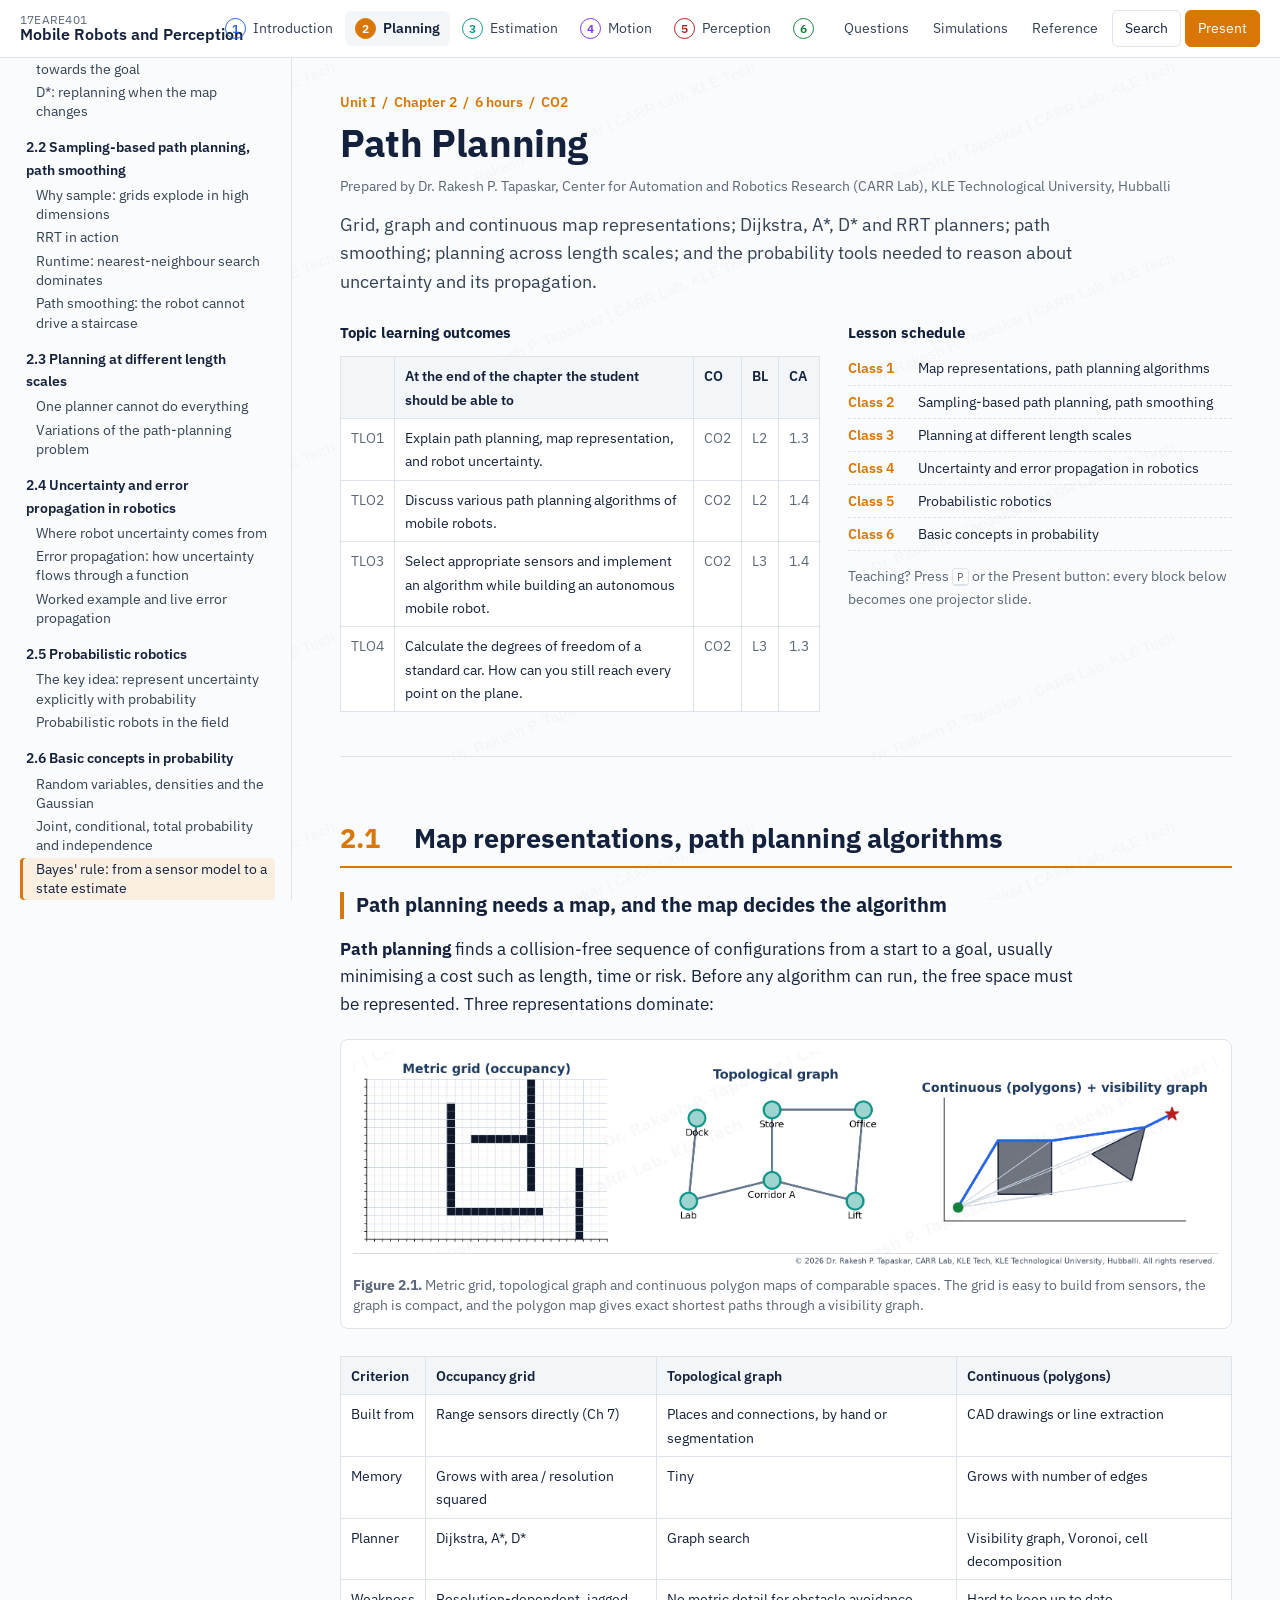
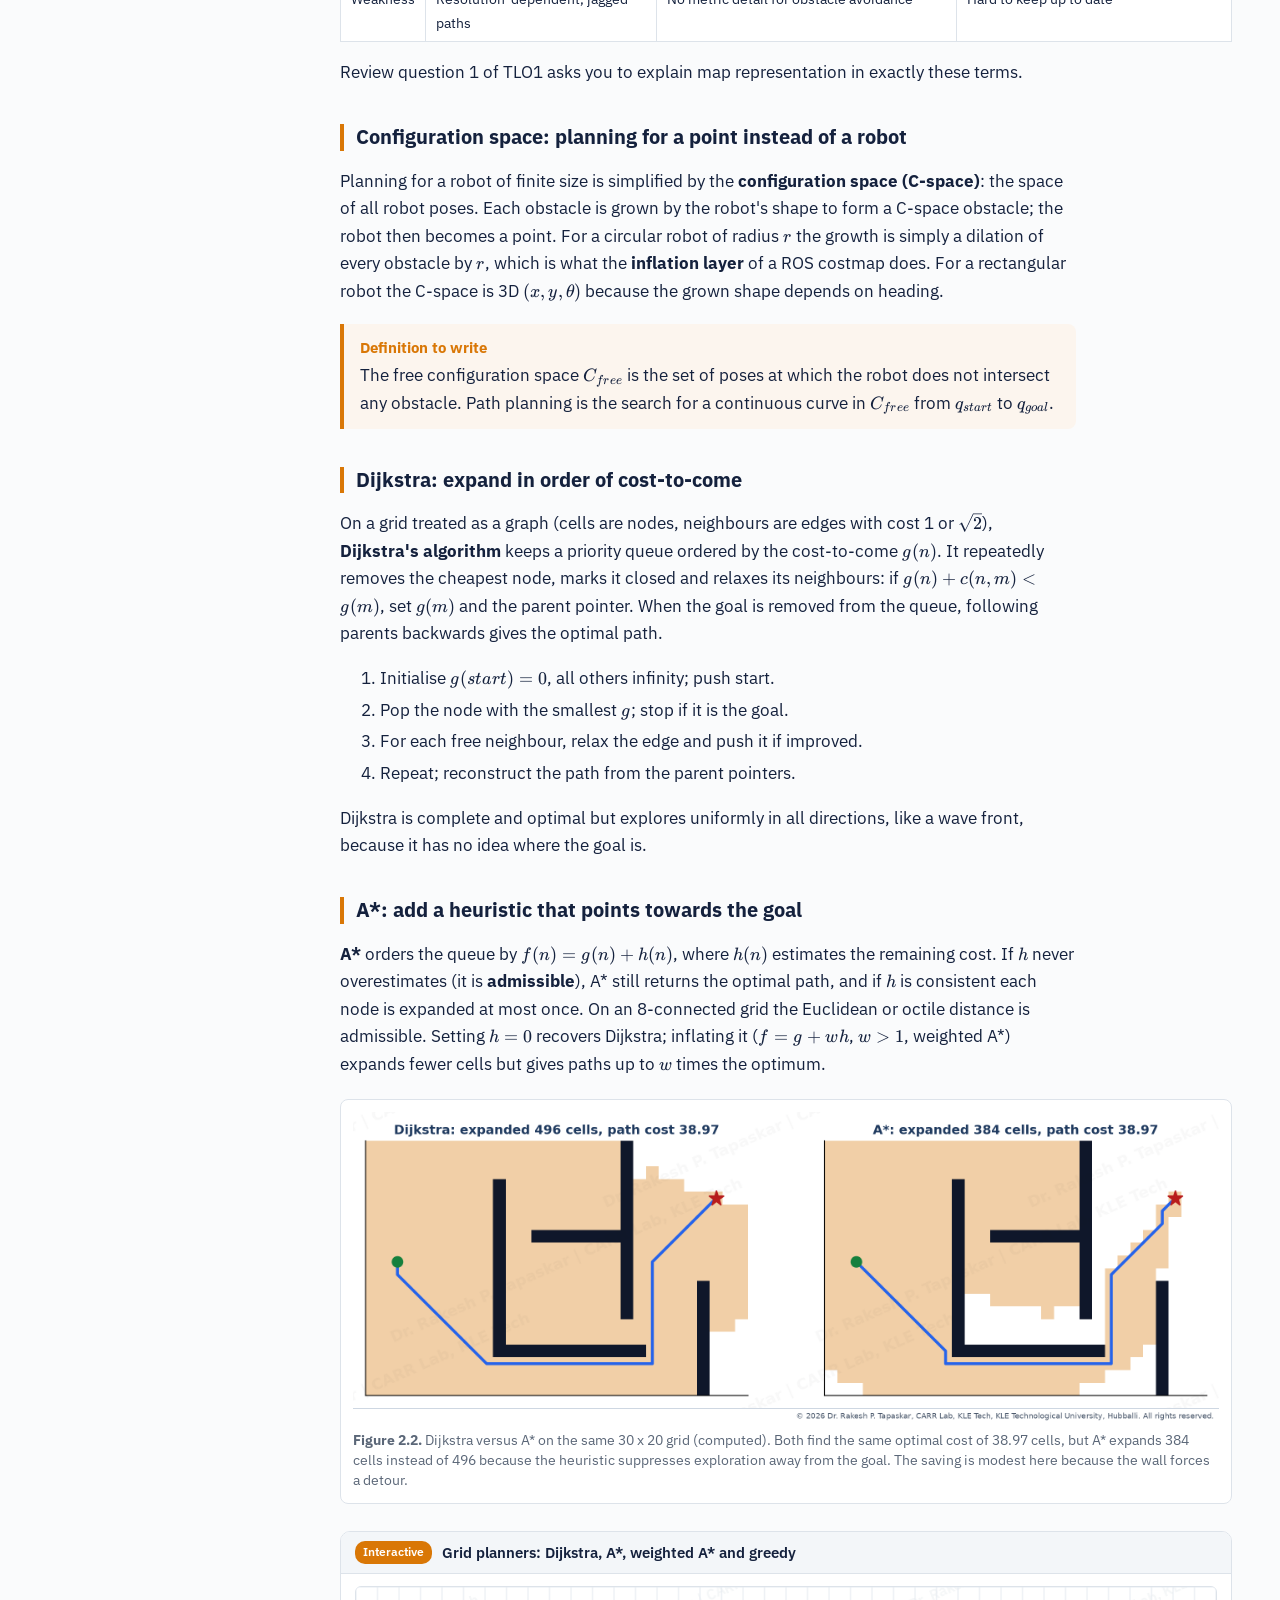
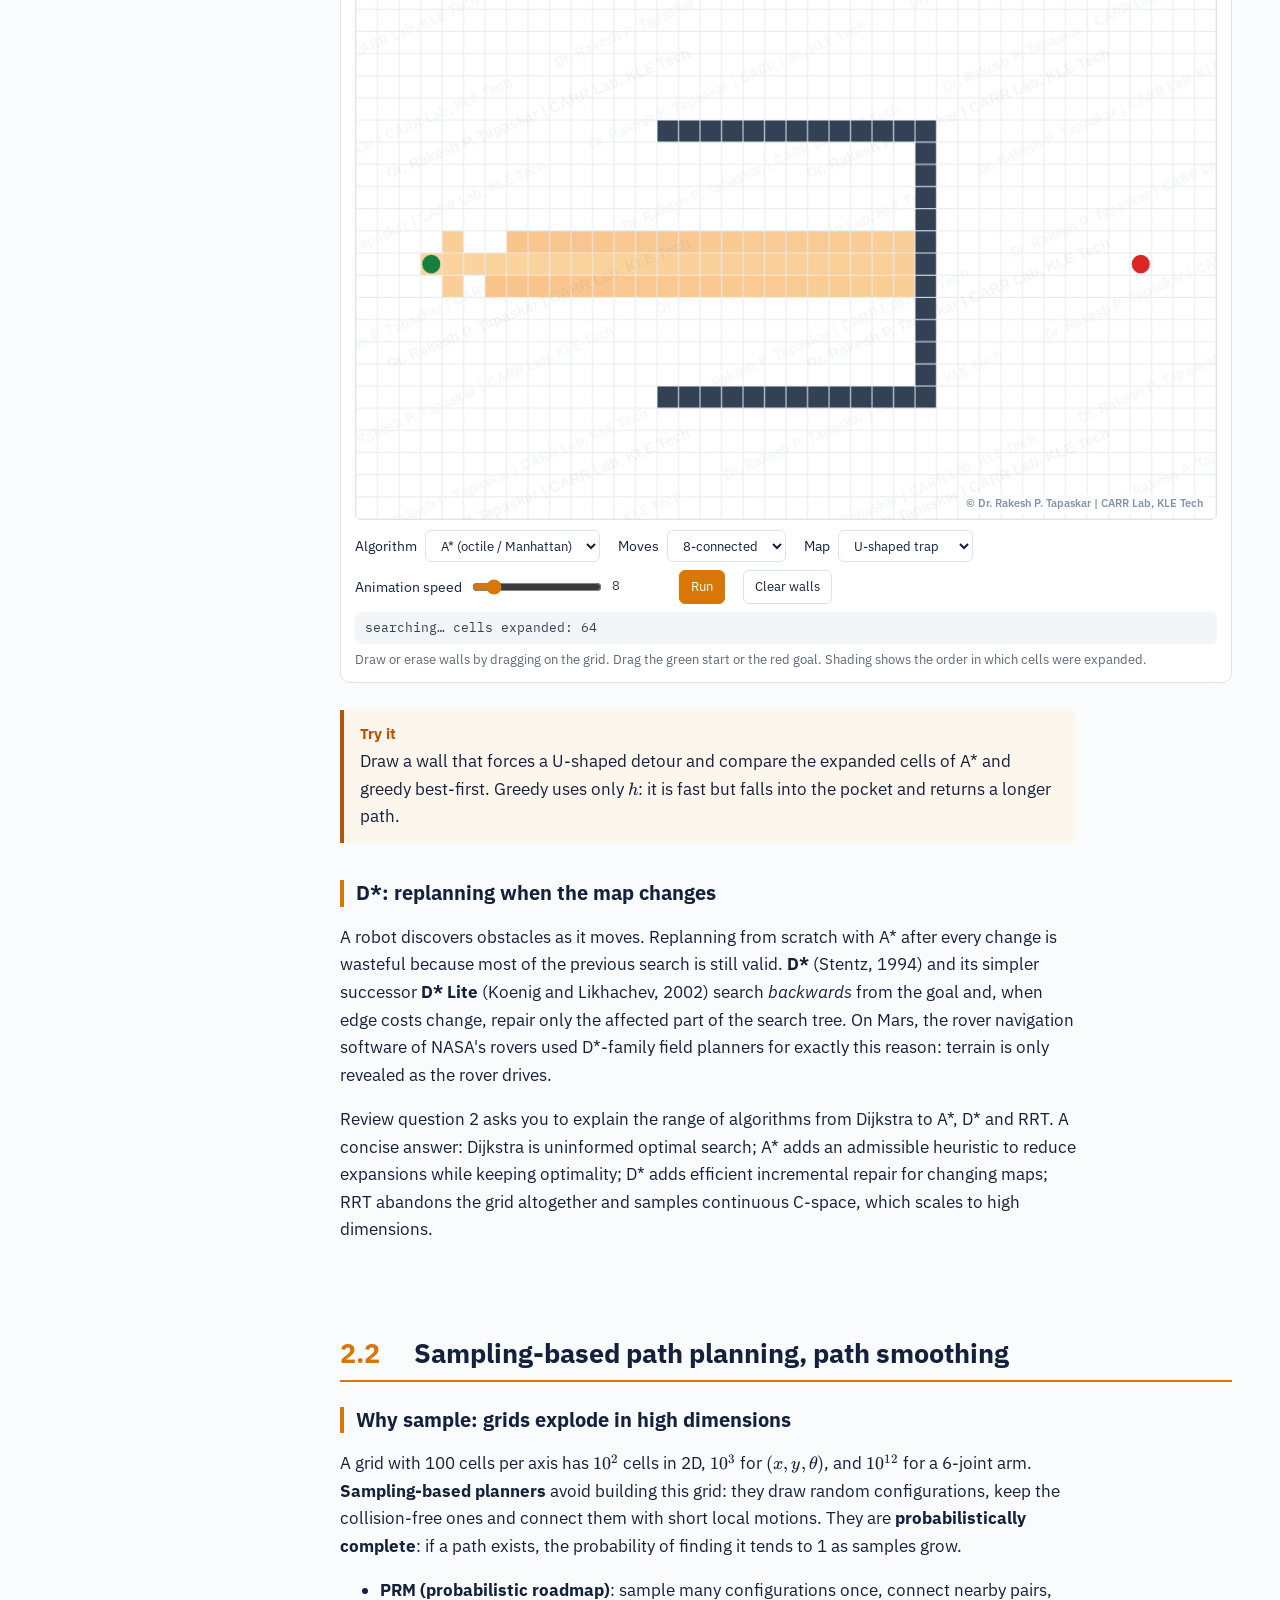
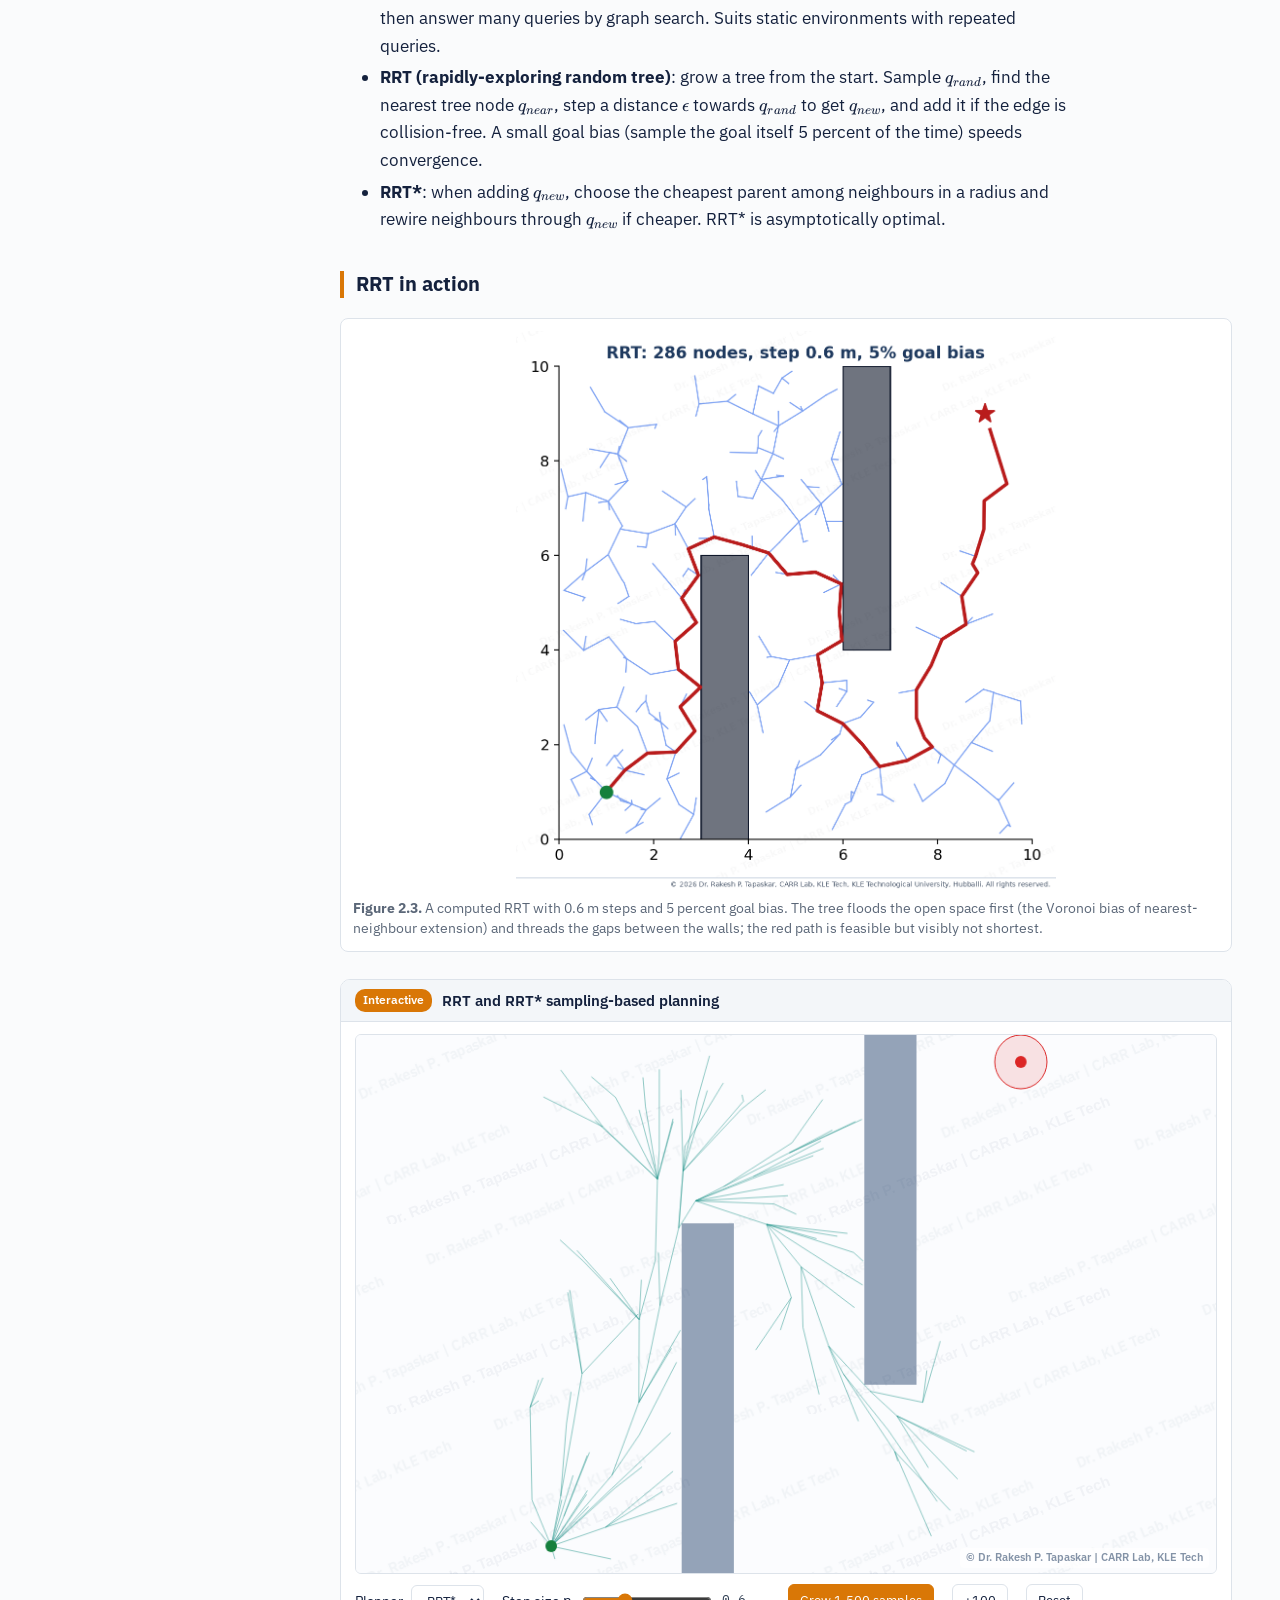
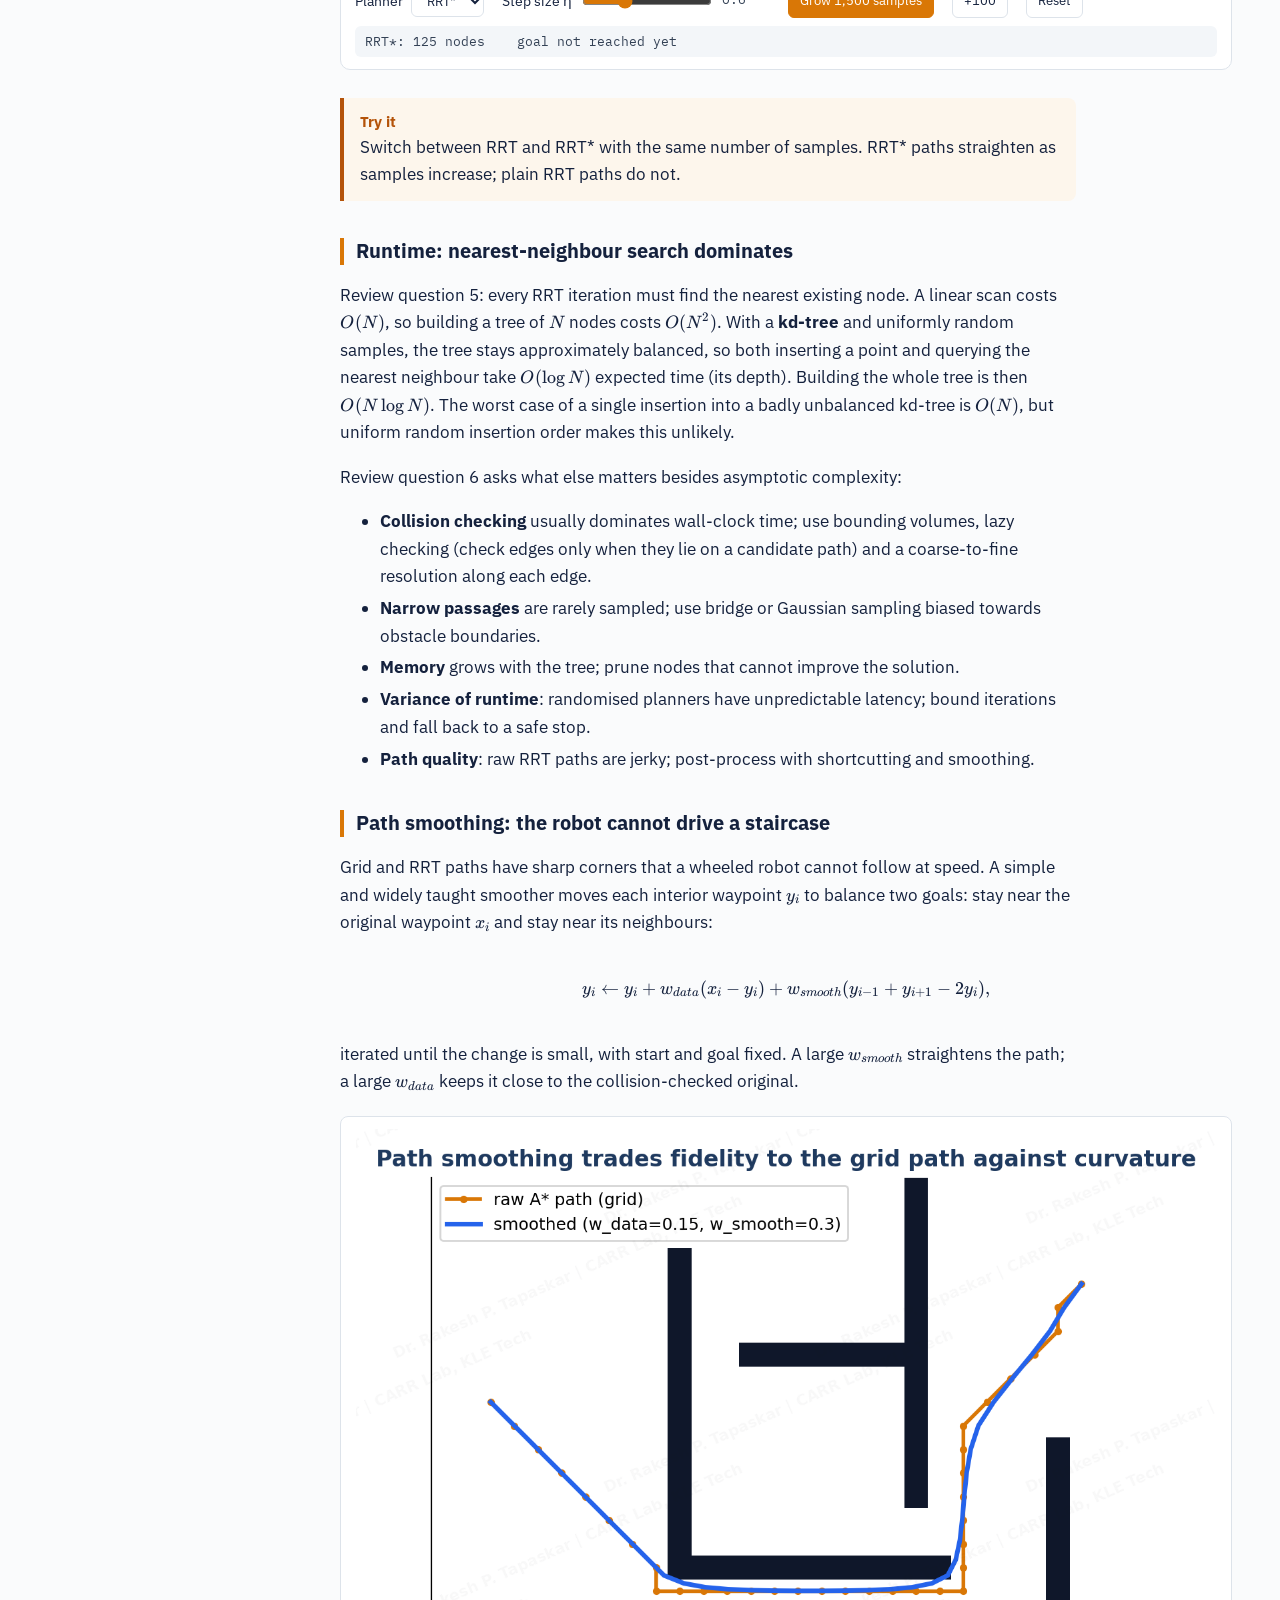
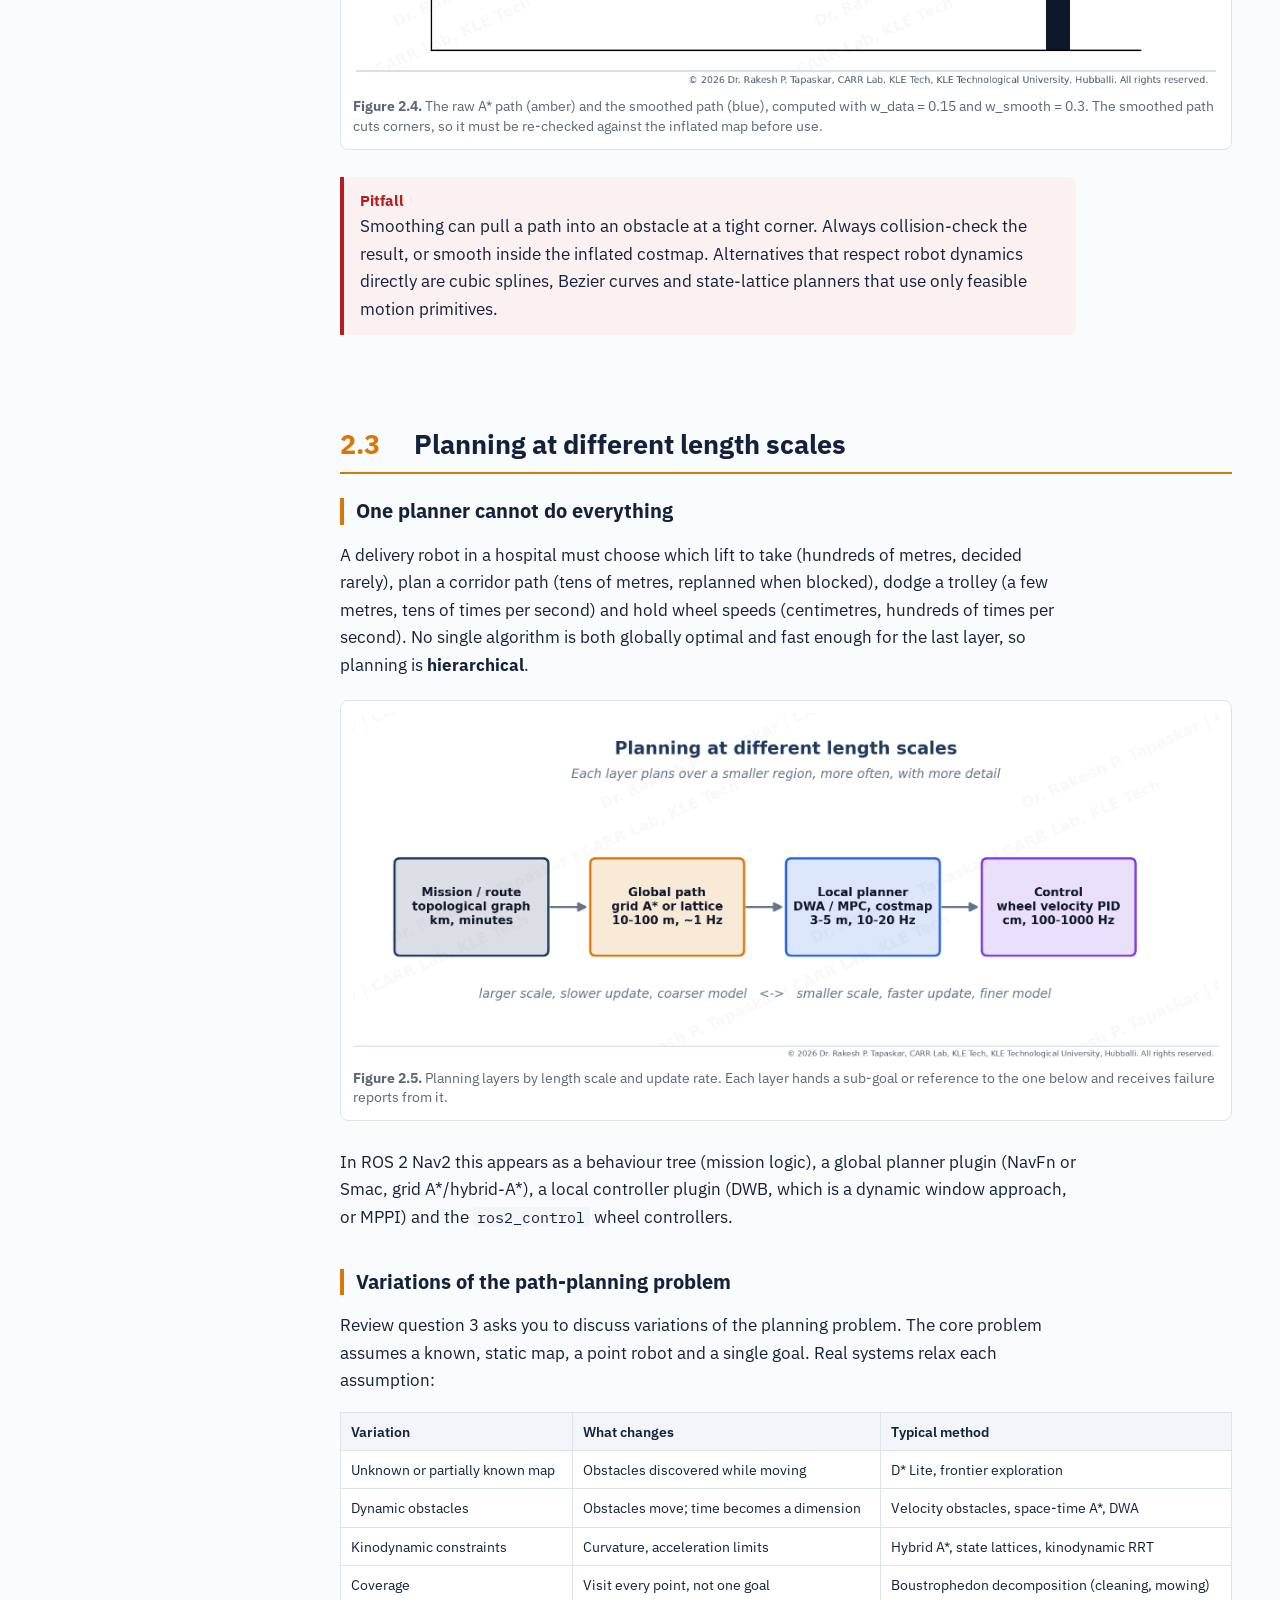
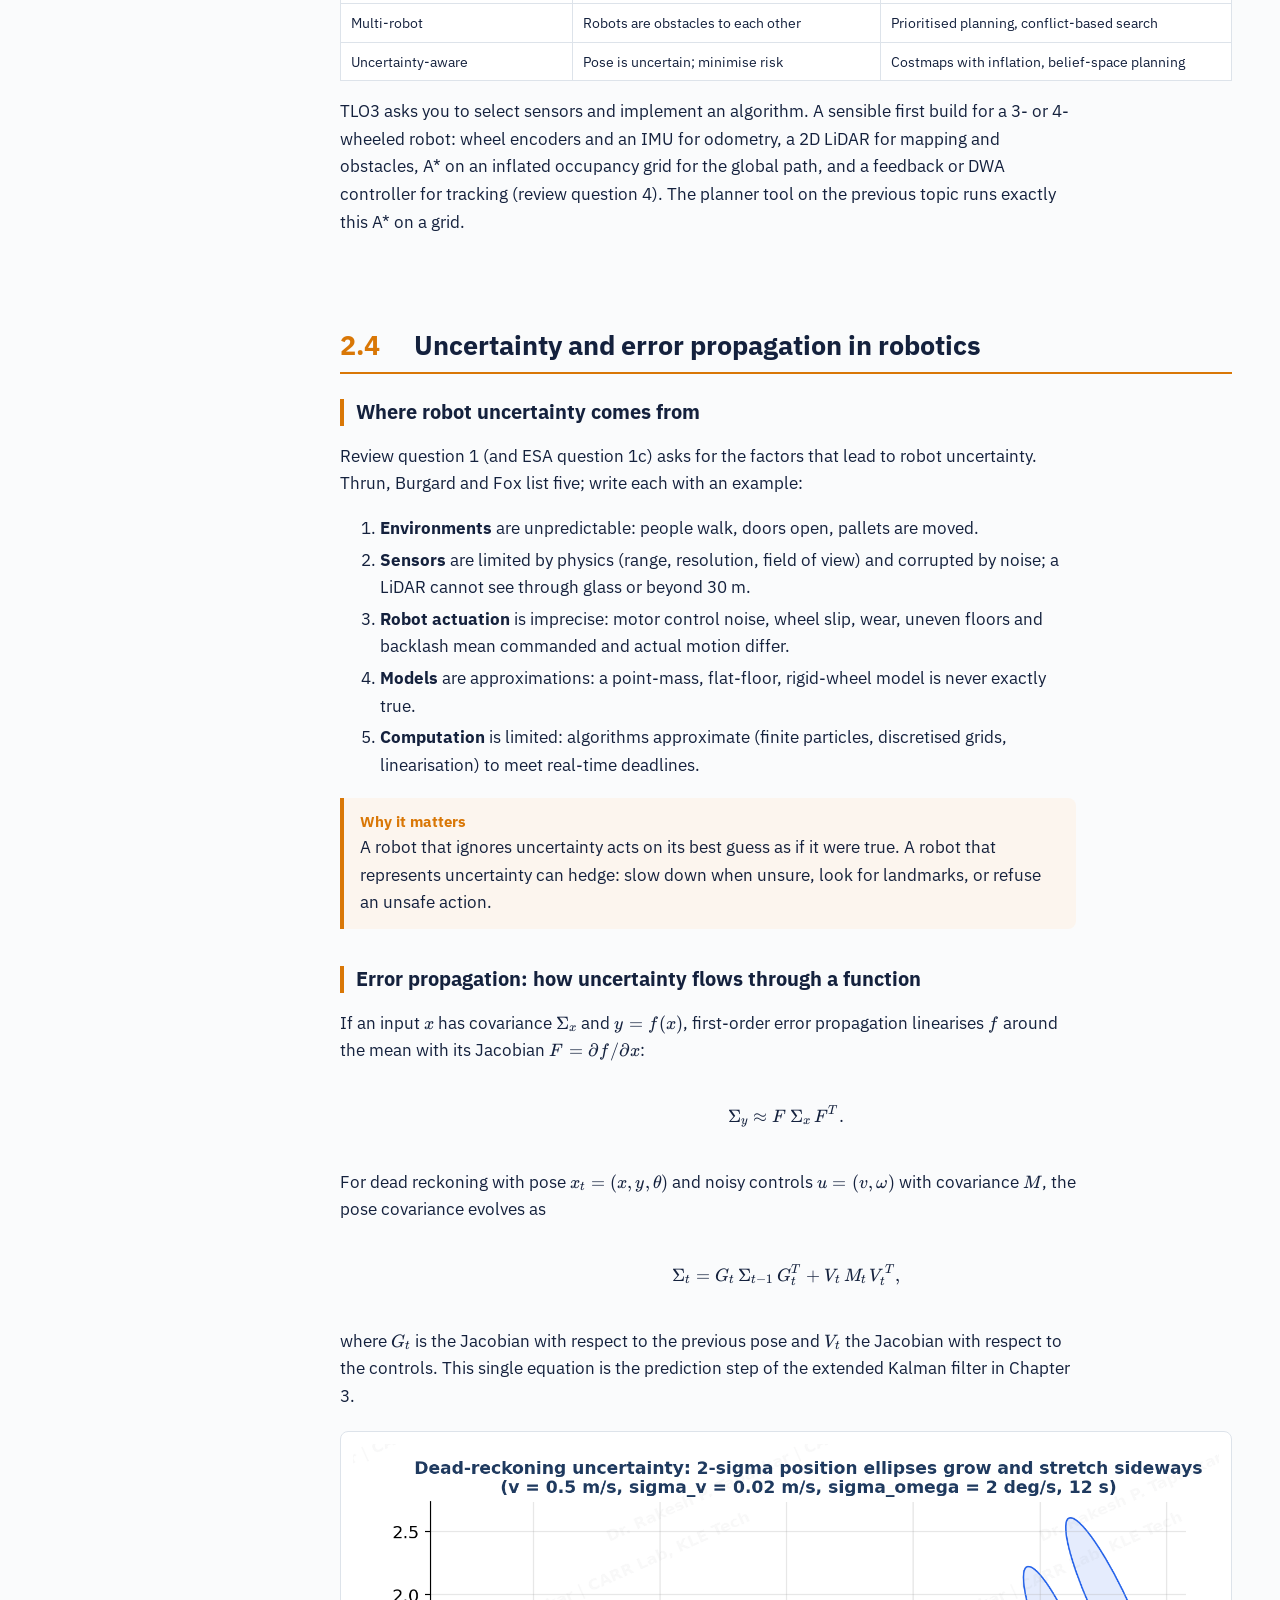
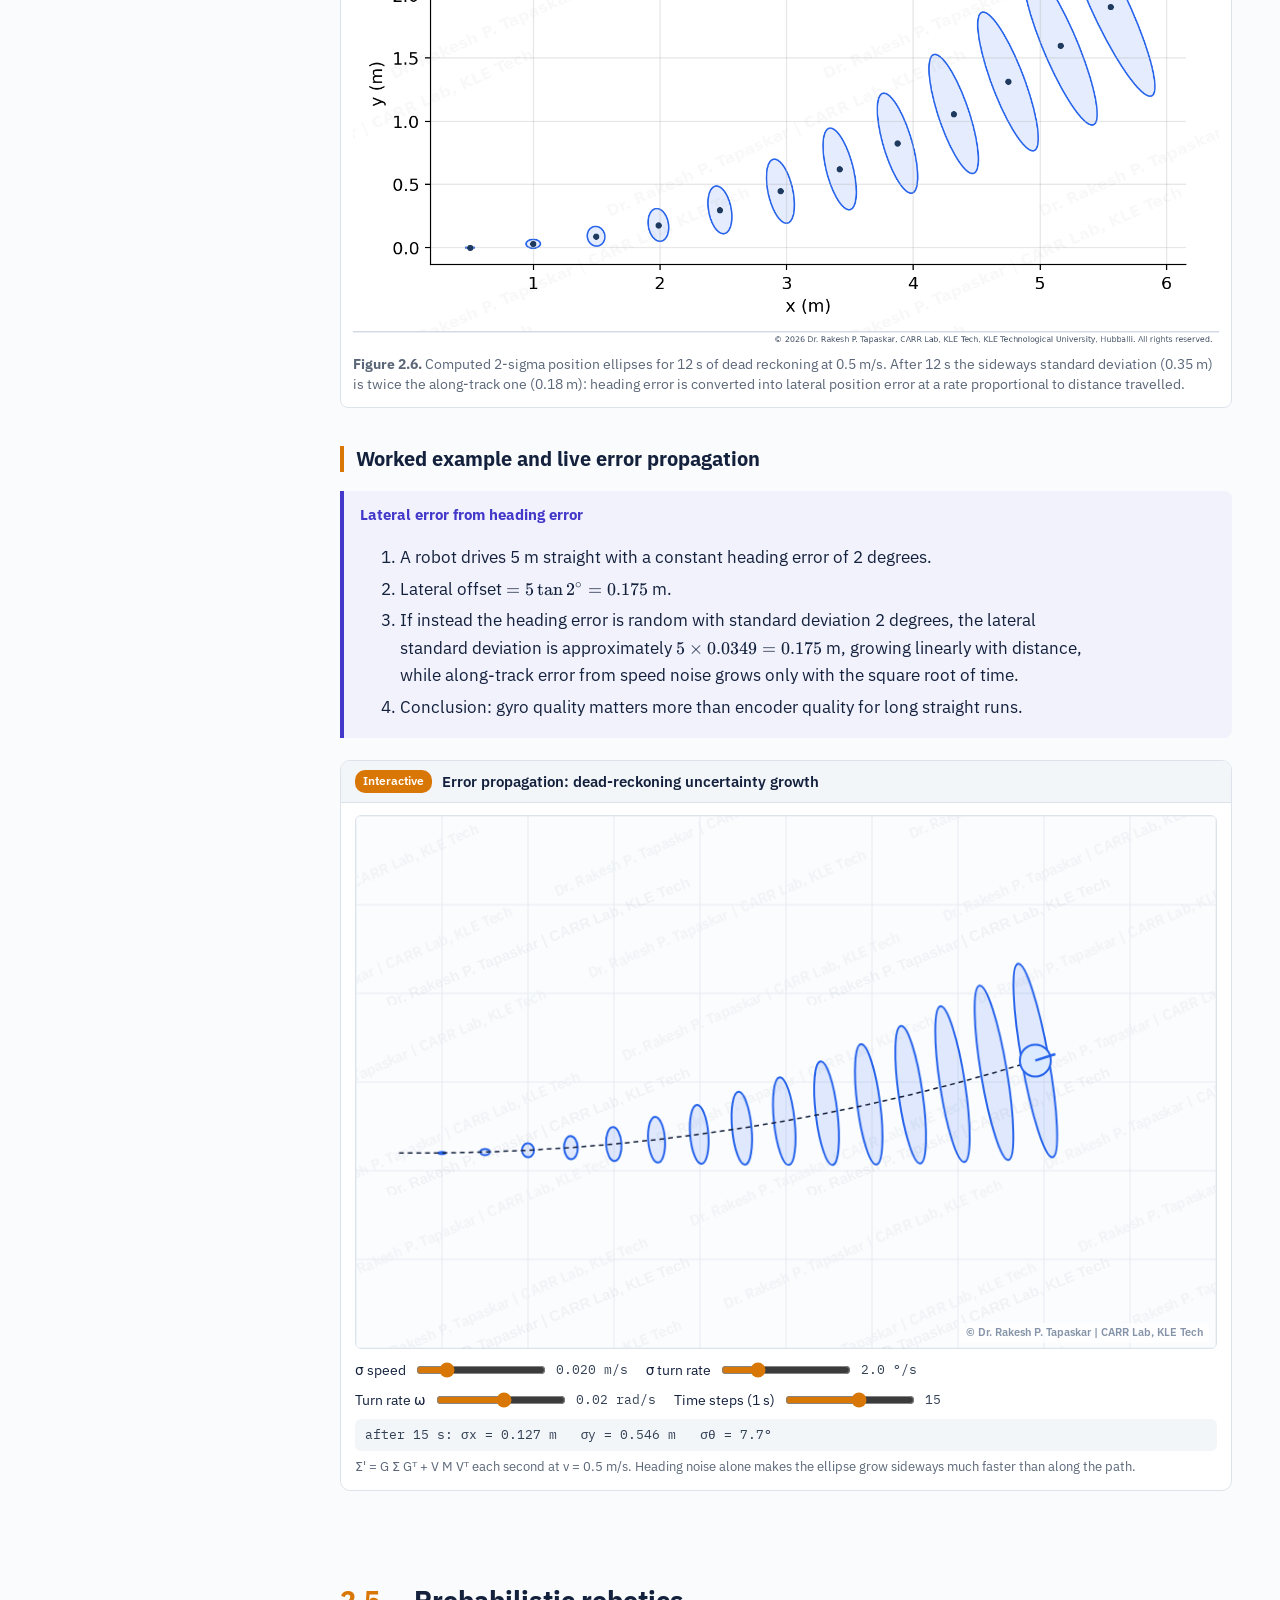
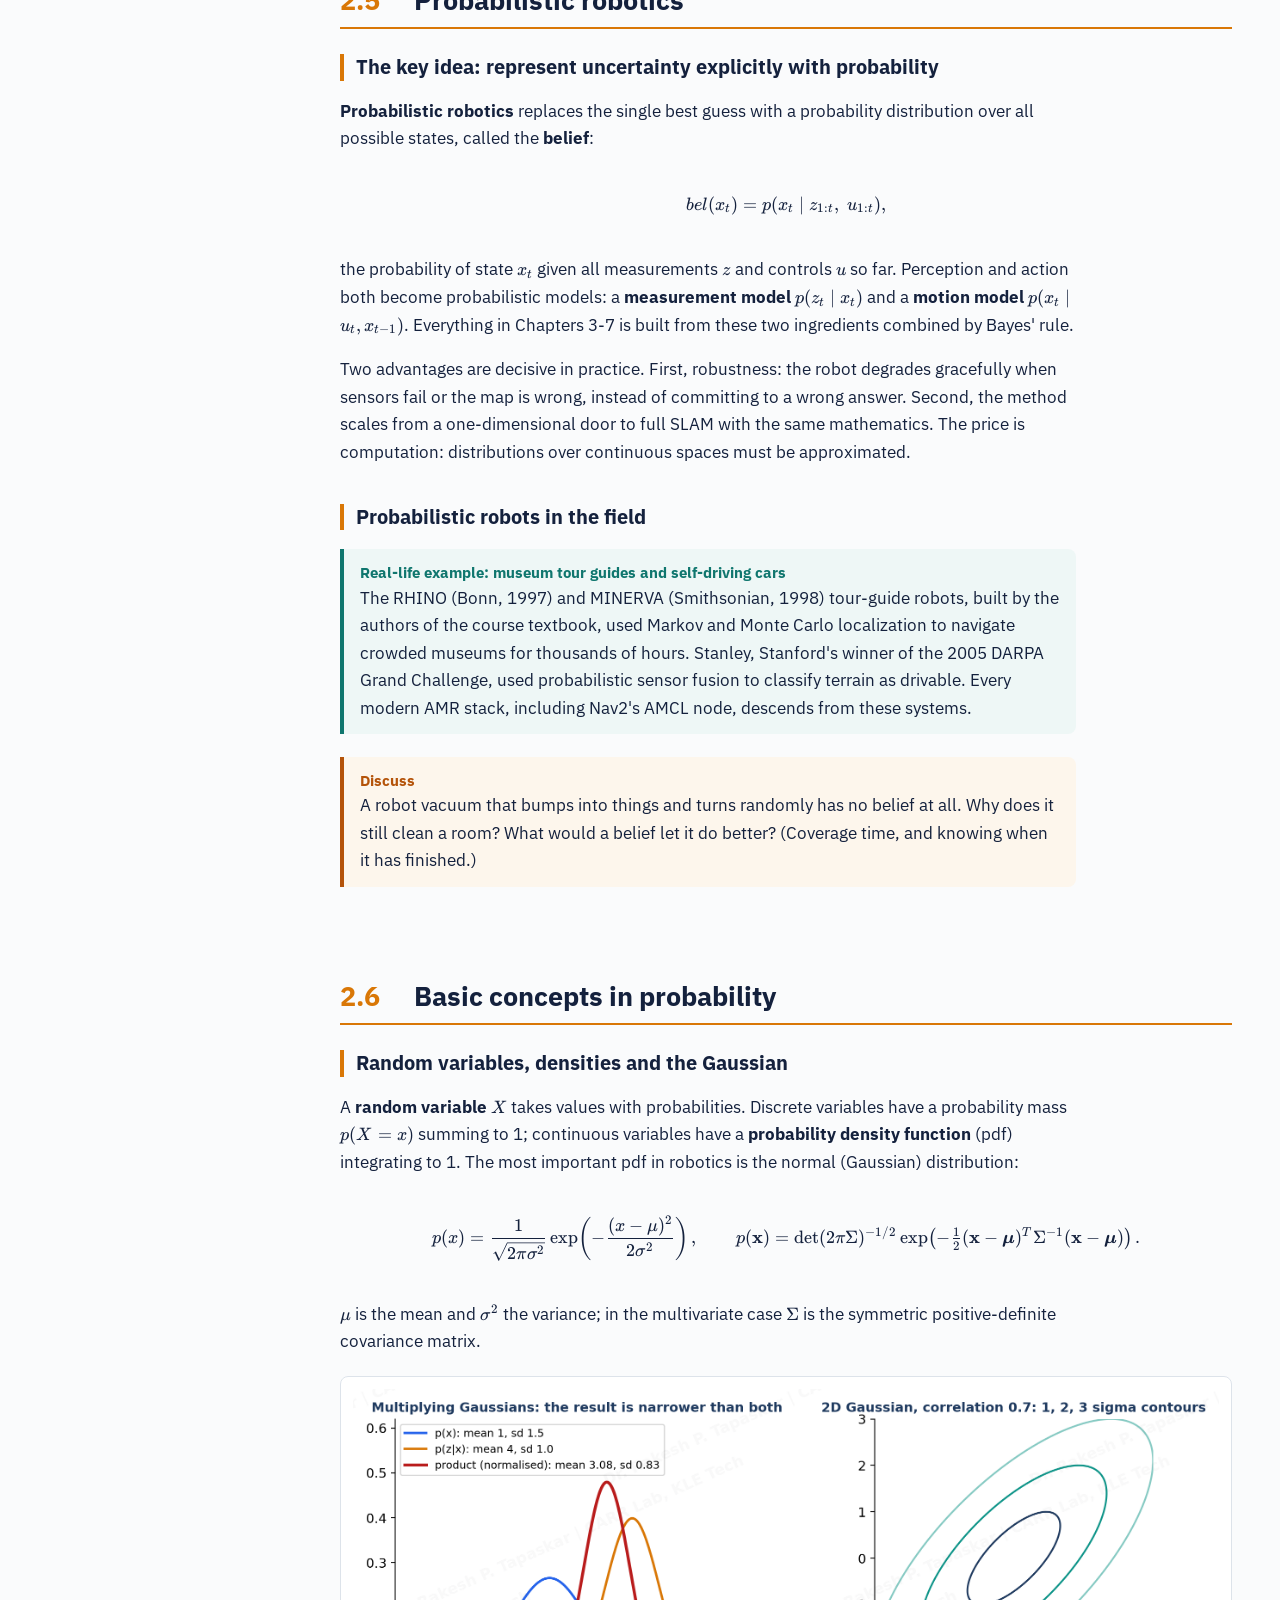
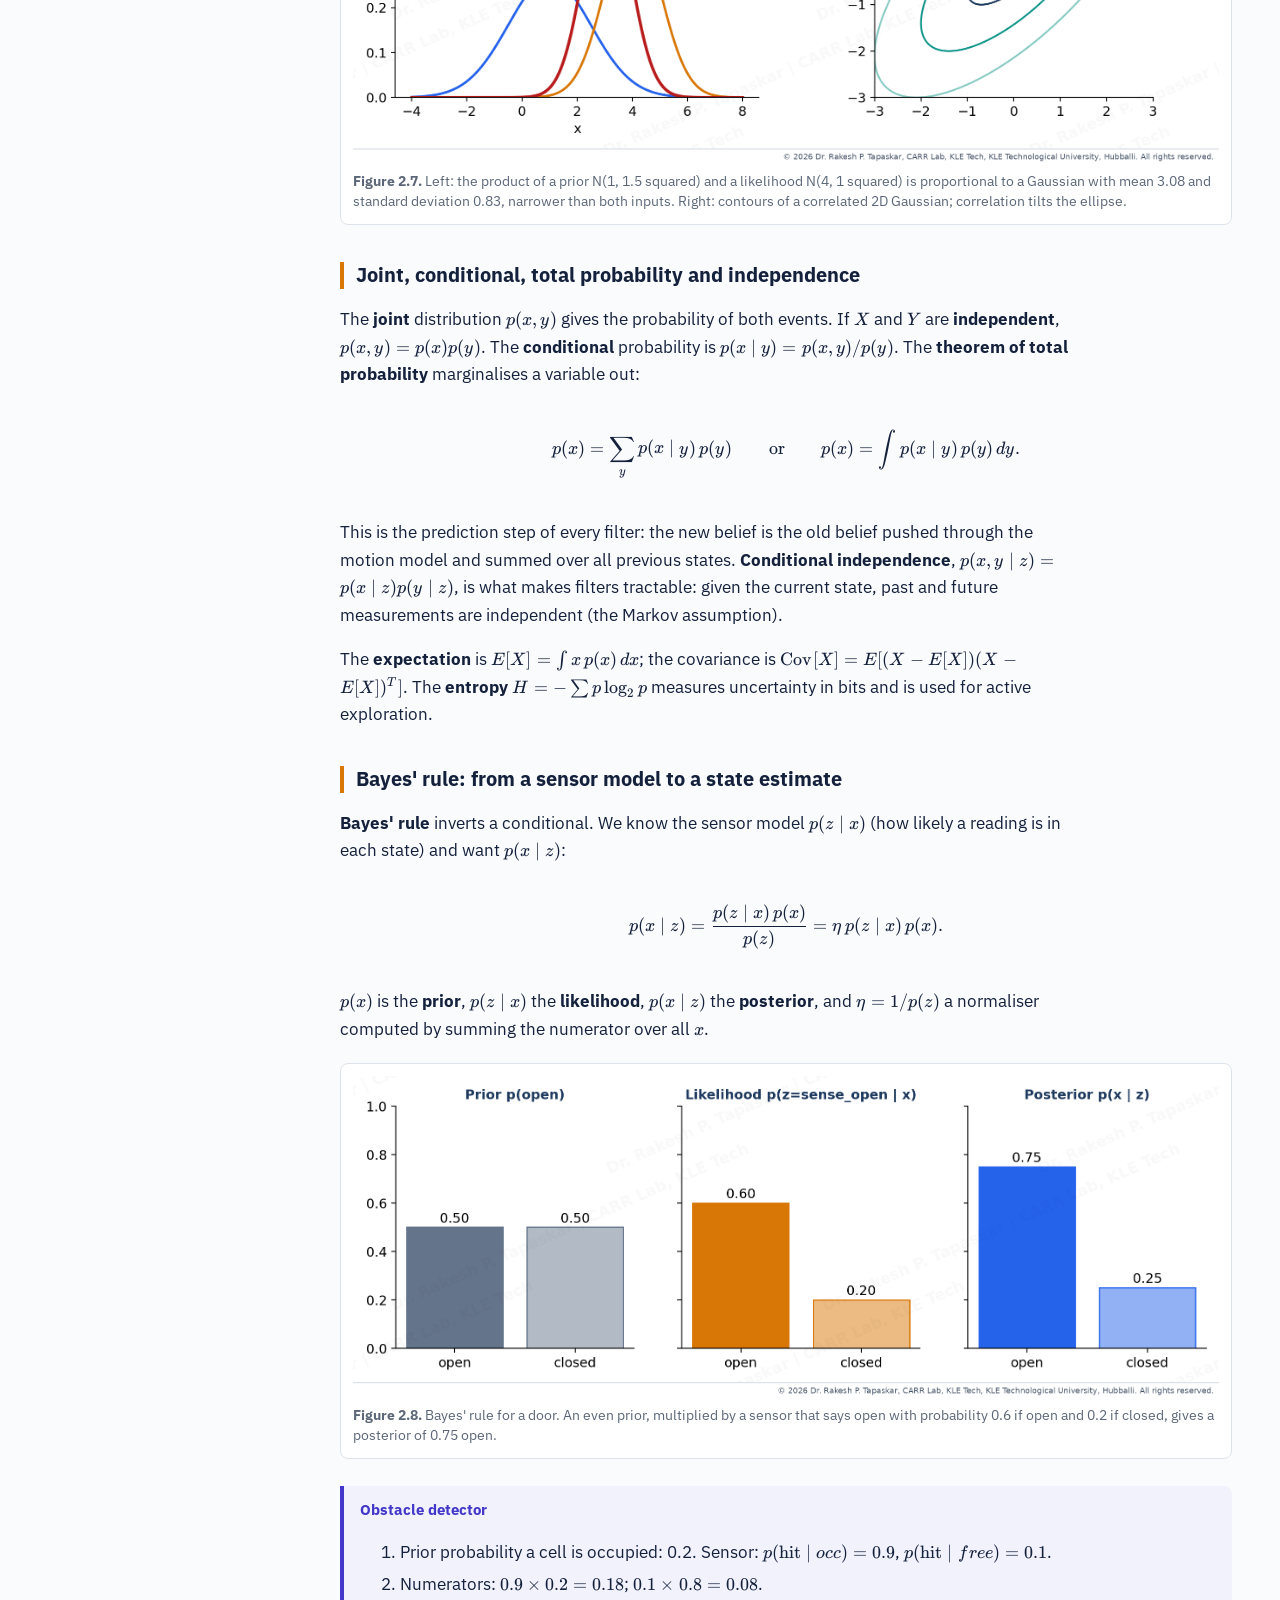
<file: ch2.html>
<!doctype html><html lang="en"><head><meta charset="utf-8"><meta name="viewport" content="width=device-width,initial-scale=1">
<title>Chapter 2: Path Planning | 17EARE401 Mobile Robots and Perception</title>
<meta name="description" content="Lecture notes and classroom presentation for 17EARE401 Mobile Robots and Perception, KLE Technological University, Hubballi.">
<meta name="author" content="Dr. Rakesh P. Tapaskar"><meta name="copyright" content="© 2026 Dr. Rakesh P. Tapaskar, Center for Automation and Robotics Research (CARR Lab), KLE Technological University, Hubballi. All rights reserved."><meta name="generator" content="CARRLAB-17EARE401-2026">
<script type="application/ld+json">{"@context":"https://schema.org","@type":"LearningResource","name":"17EARE401 Mobile Robots and Perception","author":{"@type":"Person","name":"Dr. Rakesh P. Tapaskar","affiliation":{"@type":"Organization","name":"Center for Automation and Robotics Research (CARR Lab)","parentOrganization":{"@type":"CollegeOrUniversity","name":"KLE Technological University, Hubballi"}}},"copyrightHolder":{"@type":"Person","name":"Dr. Rakesh P. Tapaskar"},"copyrightYear":2026,"license":"All rights reserved"}</script>
<link rel="stylesheet" href="assets/fonts.css"><link rel="stylesheet" href="assets/katex/katex.min.css"><link rel="stylesheet" href="assets/style.css"><link rel="stylesheet" href="assets/wm.css">
<link rel="icon" href="assets/favicon.svg" type="image/svg+xml"></head>
<body class="ch2" style="--ch:#D97706" data-chapter="2" data-kind="Chapter" data-src="CARRLAB-17EARE401-2026">
<!-- © 2026 Dr. Rakesh P. Tapaskar, Center for Automation and Robotics Research (CARR Lab), KLE Technological University, Hubballi. All rights reserved. Authored by Dr. Rakesh P. Tapaskar. Provenance ID CARRLAB-17EARE401-2026. -->
<a class="skip" href="#main">Skip to content</a>
<header class="top"><button class="menu-btn" aria-label="Open navigation" aria-expanded="false">Menu</button>
<a class="brand" href="index.html"><span class="brand-code">17EARE401</span><span class="brand-t">Mobile Robots and Perception</span></a>
<nav class="chnav" aria-label="Chapters"><a href="ch1.html" class="" style="--c:#2563EB"><span class="cn">1</span>Introduction</a><a href="ch2.html" class="on" style="--c:#D97706"><span class="cn">2</span>Planning</a><a href="ch3.html" class="" style="--c:#0D9488"><span class="cn">3</span>Estimation</a><a href="ch4.html" class="" style="--c:#7C3AED"><span class="cn">4</span>Motion</a><a href="ch5.html" class="" style="--c:#B91C1C"><span class="cn">5</span>Perception</a><a href="ch6.html" class="" style="--c:#15803D"><span class="cn">6</span>Localization</a><a href="ch7.html" class="" style="--c:#0E7490"><span class="cn">7</span>Mapping</a></nav>
<div class="top-r"><a href="questions.html" class="">Questions</a><a href="simulations.html" class="">Simulations</a><a href="reference.html" class="">Reference</a>
<button class="search-btn" aria-label="Search the notes">Search</button><button class="present-btn" title="Present (P)">Present</button></div></header>
<div class="search-pop" hidden><input type="search" placeholder="Search topics" aria-label="Search"><ol class="search-res"></ol></div>
<div class="wrap"><aside class="side" aria-label="Contents"><div class="side-ch" style="--c:#D97706"><span>Unit I, Chapter 2</span><b>Path Planning</b></div>
<ol class="toc"><li><a href="#t1" class="toc-t">2.1 Map representations, path planning algorithms</a><ol><li><a href="#s1">Path planning needs a map, and the map decides the algorithm</a></li><li><a href="#s2">Configuration space: planning for a point instead of a robot</a></li><li><a href="#s3">Dijkstra: expand in order of cost-to-come</a></li><li><a href="#s4">A*: add a heuristic that points towards the goal</a></li><li><a href="#s5">D*: replanning when the map changes</a></li></ol></li><li><a href="#t2" class="toc-t">2.2 Sampling-based path planning, path smoothing</a><ol><li><a href="#s6">Why sample: grids explode in high dimensions</a></li><li><a href="#s7">RRT in action</a></li><li><a href="#s8">Runtime: nearest-neighbour search dominates</a></li><li><a href="#s9">Path smoothing: the robot cannot drive a staircase</a></li></ol></li><li><a href="#t3" class="toc-t">2.3 Planning at different length scales</a><ol><li><a href="#s10">One planner cannot do everything</a></li><li><a href="#s11">Variations of the path-planning problem</a></li></ol></li><li><a href="#t4" class="toc-t">2.4 Uncertainty and error propagation in robotics</a><ol><li><a href="#s12">Where robot uncertainty comes from</a></li><li><a href="#s13">Error propagation: how uncertainty flows through a function</a></li><li><a href="#s14">Worked example and live error propagation</a></li></ol></li><li><a href="#t5" class="toc-t">2.5 Probabilistic robotics</a><ol><li><a href="#s15">The key idea: represent uncertainty explicitly with probability</a></li><li><a href="#s16">Probabilistic robots in the field</a></li></ol></li><li><a href="#t6" class="toc-t">2.6 Basic concepts in probability</a><ol><li><a href="#s17">Random variables, densities and the Gaussian</a></li><li><a href="#s18">Joint, conditional, total probability and independence</a></li><li><a href="#s19">Bayes' rule: from a sensor model to a state estimate</a></li></ol></li>
<li><a href="#questions" class="toc-t">Question bank</a></li><li><a href="#review" class="toc-t">Lesson-plan review questions</a></li></ol></aside><main id="main"><div class="ch-head"><div class="ch-kicker">Unit I &nbsp;/&nbsp; Chapter 2 &nbsp;/&nbsp; 6 hours &nbsp;/&nbsp; CO2</div><h1>Path Planning</h1><p class="byline">Prepared by Dr. Rakesh P. Tapaskar, Center for Automation and Robotics Research (CARR Lab), KLE Technological University, Hubballi</p><p class="ch-lead">Grid, graph and continuous map representations; Dijkstra, A*, D* and RRT planners; path smoothing; planning across length scales; and the probability tools needed to reason about uncertainty and its propagation.</p>
<div class="ch-grid"><div><h4>Topic learning outcomes</h4><table class="tlo"><tr><th></th><th>At the end of the chapter the student should be able to</th><th>CO</th><th>BL</th><th>CA</th></tr><tr><td>TLO1</td><td>Explain path planning, map representation, and robot uncertainty.</td><td>CO2</td><td>L2</td><td>1.3</td></tr><tr><td>TLO2</td><td>Discuss various path planning algorithms of mobile robots.</td><td>CO2</td><td>L2</td><td>1.4</td></tr><tr><td>TLO3</td><td>Select appropriate sensors and implement an algorithm while building an autonomous mobile robot.</td><td>CO2</td><td>L3</td><td>1.4</td></tr><tr><td>TLO4</td><td>Calculate the degrees of freedom of a standard car. How can you still reach every point on the plane.</td><td>CO2</td><td>L3</td><td>1.3</td></tr></table></div>
<div><h4>Lesson schedule</h4><ol class="sched"><li><a href="#t1"><span>Class 1</span>Map representations, path planning algorithms</a></li><li><a href="#t2"><span>Class 2</span>Sampling-based path planning, path smoothing</a></li><li><a href="#t3"><span>Class 3</span>Planning at different length scales</a></li><li><a href="#t4"><span>Class 4</span>Uncertainty and error propagation in robotics</a></li><li><a href="#t5"><span>Class 5</span>Probabilistic robotics</a></li><li><a href="#t6"><span>Class 6</span>Basic concepts in probability</a></li></ol>
<p class="how">Teaching? Press <kbd>P</kbd> or the Present button: every block below becomes one projector slide.</p></div></div></div><section class="topic" id="t1"><h2 class="topic-h"><span class="tnum">2.1</span>Map representations, path planning algorithms</h2>

<div class="slide" id="s1" data-topic="2.1 Map representations, path planning algorithms"><h3>Path planning needs a map, and the map decides the algorithm</h3>
<p><b>Path planning</b> finds a collision-free sequence of configurations from a start to a goal, usually minimising a cost such as length, time or risk. Before any algorithm can run, the free space must be represented. Three representations dominate:</p>
<figure><a class="zoom" href="fig/N11_map_representations.png" title="Open full size"><img src="fig/N11_map_representations.png" alt="Metric grid, topological graph and continuous polygon maps of comparable spaces. The grid is easy to build from sensors, the graph is compact, and the polygon map gives exact shortest paths through a visibility graph." loading="lazy"></a><figcaption><b>Figure 2.1.</b> Metric grid, topological graph and continuous polygon maps of comparable spaces. The grid is easy to build from sensors, the graph is compact, and the polygon map gives exact shortest paths through a visibility graph.</figcaption></figure>
<table>
<tr><th>Criterion</th><th>Occupancy grid</th><th>Topological graph</th><th>Continuous (polygons)</th></tr>
<tr><td>Built from</td><td>Range sensors directly (Ch 7)</td><td>Places and connections, by hand or segmentation</td><td>CAD drawings or line extraction</td></tr>
<tr><td>Memory</td><td>Grows with area / resolution squared</td><td>Tiny</td><td>Grows with number of edges</td></tr>
<tr><td>Planner</td><td>Dijkstra, A*, D*</td><td>Graph search</td><td>Visibility graph, Voronoi, cell decomposition</td></tr>
<tr><td>Weakness</td><td>Resolution-dependent, jagged paths</td><td>No metric detail for obstacle avoidance</td><td>Hard to keep up to date</td></tr>
</table>
<p>Review question 1 of TLO1 asks you to explain map representation in exactly these terms.</p>
</div>

<div class="slide" id="s2" data-topic="2.1 Map representations, path planning algorithms"><h3>Configuration space: planning for a point instead of a robot</h3>
<p>Planning for a robot of finite size is simplified by the <b>configuration space (C-space)</b>: the space of all robot poses. Each obstacle is grown by the robot's shape to form a C-space obstacle; the robot then becomes a point. For a circular robot of radius <span class="katex"><span class="katex-mathml"><math xmlns="http://www.w3.org/1998/Math/MathML"><semantics><mrow><mi>r</mi></mrow><annotation encoding="application/x-tex">r</annotation></semantics></math></span><span class="katex-html" aria-hidden="true"><span class="katex-base"><span class="katex-strut" style="height:0.4306em;"></span><span class="mord mathnormal" style="margin-right:0.0278em;">r</span></span></span></span> the growth is simply a dilation of every obstacle by <span class="katex"><span class="katex-mathml"><math xmlns="http://www.w3.org/1998/Math/MathML"><semantics><mrow><mi>r</mi></mrow><annotation encoding="application/x-tex">r</annotation></semantics></math></span><span class="katex-html" aria-hidden="true"><span class="katex-base"><span class="katex-strut" style="height:0.4306em;"></span><span class="mord mathnormal" style="margin-right:0.0278em;">r</span></span></span></span>, which is what the <b>inflation layer</b> of a ROS costmap does. For a rectangular robot the C-space is 3D <span class="katex"><span class="katex-mathml"><math xmlns="http://www.w3.org/1998/Math/MathML"><semantics><mrow><mo stretchy="false">(</mo><mi>x</mi><mo separator="true">,</mo><mi>y</mi><mo separator="true">,</mo><mi>θ</mi><mo stretchy="false">)</mo></mrow><annotation encoding="application/x-tex">(x, y, \theta)</annotation></semantics></math></span><span class="katex-html" aria-hidden="true"><span class="katex-base"><span class="katex-strut" style="height:1em;vertical-align:-0.25em;"></span><span class="mopen">(</span><span class="mord mathnormal">x</span><span class="mpunct">,</span><span class="mspace" style="margin-right:0.1667em;"></span><span class="mord mathnormal" style="margin-right:0.0359em;">y</span><span class="mpunct">,</span><span class="mspace" style="margin-right:0.1667em;"></span><span class="mord mathnormal" style="margin-right:0.0278em;">θ</span><span class="mclose">)</span></span></span></span> because the grown shape depends on heading.</p>
<aside class="call key"><div class="call-h">Definition to write</div>The free configuration space <span class="katex"><span class="katex-mathml"><math xmlns="http://www.w3.org/1998/Math/MathML"><semantics><mrow><msub><mi>C</mi><mrow><mi>f</mi><mi>r</mi><mi>e</mi><mi>e</mi></mrow></msub></mrow><annotation encoding="application/x-tex">C_{free}</annotation></semantics></math></span><span class="katex-html" aria-hidden="true"><span class="katex-base"><span class="katex-strut" style="height:0.9694em;vertical-align:-0.2861em;"></span><span class="mord"><span class="mord mathnormal" style="margin-right:0.0715em;">C</span><span class="msupsub"><span class="vlist-t vlist-t2"><span class="vlist-r"><span class="vlist" style="height:0.3361em;"><span style="top:-2.55em;margin-left:-0.0715em;margin-right:0.05em;"><span class="pstrut" style="height:2.7em;"></span><span class="katex-sizing reset-size6 size3 mtight"><span class="mord mtight"><span class="mord mathnormal mtight" style="margin-right:0.1076em;">f</span><span class="mord mathnormal mtight" style="margin-right:0.0278em;">r</span><span class="mord mathnormal mtight">ee</span></span></span></span></span><span class="vlist-s">​</span></span><span class="vlist-r"><span class="vlist" style="height:0.2861em;"><span></span></span></span></span></span></span></span></span></span> is the set of poses at which the robot does not intersect any obstacle. Path planning is the search for a continuous curve in <span class="katex"><span class="katex-mathml"><math xmlns="http://www.w3.org/1998/Math/MathML"><semantics><mrow><msub><mi>C</mi><mrow><mi>f</mi><mi>r</mi><mi>e</mi><mi>e</mi></mrow></msub></mrow><annotation encoding="application/x-tex">C_{free}</annotation></semantics></math></span><span class="katex-html" aria-hidden="true"><span class="katex-base"><span class="katex-strut" style="height:0.9694em;vertical-align:-0.2861em;"></span><span class="mord"><span class="mord mathnormal" style="margin-right:0.0715em;">C</span><span class="msupsub"><span class="vlist-t vlist-t2"><span class="vlist-r"><span class="vlist" style="height:0.3361em;"><span style="top:-2.55em;margin-left:-0.0715em;margin-right:0.05em;"><span class="pstrut" style="height:2.7em;"></span><span class="katex-sizing reset-size6 size3 mtight"><span class="mord mtight"><span class="mord mathnormal mtight" style="margin-right:0.1076em;">f</span><span class="mord mathnormal mtight" style="margin-right:0.0278em;">r</span><span class="mord mathnormal mtight">ee</span></span></span></span></span><span class="vlist-s">​</span></span><span class="vlist-r"><span class="vlist" style="height:0.2861em;"><span></span></span></span></span></span></span></span></span></span> from <span class="katex"><span class="katex-mathml"><math xmlns="http://www.w3.org/1998/Math/MathML"><semantics><mrow><msub><mi>q</mi><mrow><mi>s</mi><mi>t</mi><mi>a</mi><mi>r</mi><mi>t</mi></mrow></msub></mrow><annotation encoding="application/x-tex">q_{start}</annotation></semantics></math></span><span class="katex-html" aria-hidden="true"><span class="katex-base"><span class="katex-strut" style="height:0.625em;vertical-align:-0.1944em;"></span><span class="mord"><span class="mord mathnormal" style="margin-right:0.0359em;">q</span><span class="msupsub"><span class="vlist-t vlist-t2"><span class="vlist-r"><span class="vlist" style="height:0.2806em;"><span style="top:-2.55em;margin-left:-0.0359em;margin-right:0.05em;"><span class="pstrut" style="height:2.7em;"></span><span class="katex-sizing reset-size6 size3 mtight"><span class="mord mtight"><span class="mord mathnormal mtight">s</span><span class="mord mathnormal mtight">t</span><span class="mord mathnormal mtight">a</span><span class="mord mathnormal mtight" style="margin-right:0.0278em;">r</span><span class="mord mathnormal mtight">t</span></span></span></span></span><span class="vlist-s">​</span></span><span class="vlist-r"><span class="vlist" style="height:0.15em;"><span></span></span></span></span></span></span></span></span></span> to <span class="katex"><span class="katex-mathml"><math xmlns="http://www.w3.org/1998/Math/MathML"><semantics><mrow><msub><mi>q</mi><mrow><mi>g</mi><mi>o</mi><mi>a</mi><mi>l</mi></mrow></msub></mrow><annotation encoding="application/x-tex">q_{goal}</annotation></semantics></math></span><span class="katex-html" aria-hidden="true"><span class="katex-base"><span class="katex-strut" style="height:0.7167em;vertical-align:-0.2861em;"></span><span class="mord"><span class="mord mathnormal" style="margin-right:0.0359em;">q</span><span class="msupsub"><span class="vlist-t vlist-t2"><span class="vlist-r"><span class="vlist" style="height:0.3361em;"><span style="top:-2.55em;margin-left:-0.0359em;margin-right:0.05em;"><span class="pstrut" style="height:2.7em;"></span><span class="katex-sizing reset-size6 size3 mtight"><span class="mord mtight"><span class="mord mathnormal mtight" style="margin-right:0.0359em;">g</span><span class="mord mathnormal mtight">o</span><span class="mord mathnormal mtight">a</span><span class="mord mathnormal mtight" style="margin-right:0.0197em;">l</span></span></span></span></span><span class="vlist-s">​</span></span><span class="vlist-r"><span class="vlist" style="height:0.2861em;"><span></span></span></span></span></span></span></span></span></span>.</aside>
</div>

<div class="slide" id="s3" data-topic="2.1 Map representations, path planning algorithms"><h3>Dijkstra: expand in order of cost-to-come</h3>
<p>On a grid treated as a graph (cells are nodes, neighbours are edges with cost 1 or <span class="katex"><span class="katex-mathml"><math xmlns="http://www.w3.org/1998/Math/MathML"><semantics><mrow><msqrt><mn>2</mn></msqrt></mrow><annotation encoding="application/x-tex">\sqrt2</annotation></semantics></math></span><span class="katex-html" aria-hidden="true"><span class="katex-base"><span class="katex-strut" style="height:1.04em;vertical-align:-0.1328em;"></span><span class="mord sqrt"><span class="vlist-t vlist-t2"><span class="vlist-r"><span class="vlist" style="height:0.9072em;"><span class="svg-align" style="top:-3em;"><span class="pstrut" style="height:3em;"></span><span class="mord" style="padding-left:0.833em;">2</span></span><span style="top:-2.8672em;"><span class="pstrut" style="height:3em;"></span><span class="hide-tail" style="min-width:0.853em;height:1.08em;"><svg xmlns="http://www.w3.org/2000/svg" width="400em" height="1.08em" viewBox="0 0 400000 1080" preserveAspectRatio="xMinYMin slice"><path d="M95,702
c-2.7,0,-7.17,-2.7,-13.5,-8c-5.8,-5.3,-9.5,-10,-9.5,-14
c0,-2,0.3,-3.3,1,-4c1.3,-2.7,23.83,-20.7,67.5,-54
c44.2,-33.3,65.8,-50.3,66.5,-51c1.3,-1.3,3,-2,5,-2c4.7,0,8.7,3.3,12,10
s173,378,173,378c0.7,0,35.3,-71,104,-213c68.7,-142,137.5,-285,206.5,-429
c69,-144,104.5,-217.7,106.5,-221
l0 -0
c5.3,-9.3,12,-14,20,-14
H400000v40H845.2724
s-225.272,467,-225.272,467s-235,486,-235,486c-2.7,4.7,-9,7,-19,7
c-6,0,-10,-1,-12,-3s-194,-422,-194,-422s-65,47,-65,47z
M834 80h400000v40h-400000z"/></svg></span></span></span><span class="vlist-s">​</span></span><span class="vlist-r"><span class="vlist" style="height:0.1328em;"><span></span></span></span></span></span></span></span></span>), <b>Dijkstra's algorithm</b> keeps a priority queue ordered by the cost-to-come <span class="katex"><span class="katex-mathml"><math xmlns="http://www.w3.org/1998/Math/MathML"><semantics><mrow><mi>g</mi><mo stretchy="false">(</mo><mi>n</mi><mo stretchy="false">)</mo></mrow><annotation encoding="application/x-tex">g(n)</annotation></semantics></math></span><span class="katex-html" aria-hidden="true"><span class="katex-base"><span class="katex-strut" style="height:1em;vertical-align:-0.25em;"></span><span class="mord mathnormal" style="margin-right:0.0359em;">g</span><span class="mopen">(</span><span class="mord mathnormal">n</span><span class="mclose">)</span></span></span></span>. It repeatedly removes the cheapest node, marks it closed and relaxes its neighbours: if <span class="katex"><span class="katex-mathml"><math xmlns="http://www.w3.org/1998/Math/MathML"><semantics><mrow><mi>g</mi><mo stretchy="false">(</mo><mi>n</mi><mo stretchy="false">)</mo><mo>+</mo><mi>c</mi><mo stretchy="false">(</mo><mi>n</mi><mo separator="true">,</mo><mi>m</mi><mo stretchy="false">)</mo><mo>&lt;</mo><mi>g</mi><mo stretchy="false">(</mo><mi>m</mi><mo stretchy="false">)</mo></mrow><annotation encoding="application/x-tex">g(n) + c(n,m) &lt; g(m)</annotation></semantics></math></span><span class="katex-html" aria-hidden="true"><span class="katex-base"><span class="katex-strut" style="height:1em;vertical-align:-0.25em;"></span><span class="mord mathnormal" style="margin-right:0.0359em;">g</span><span class="mopen">(</span><span class="mord mathnormal">n</span><span class="mclose">)</span><span class="mspace" style="margin-right:0.2222em;"></span><span class="mbin">+</span><span class="mspace" style="margin-right:0.2222em;"></span></span><span class="katex-base"><span class="katex-strut" style="height:1em;vertical-align:-0.25em;"></span><span class="mord mathnormal">c</span><span class="mopen">(</span><span class="mord mathnormal">n</span><span class="mpunct">,</span><span class="mspace" style="margin-right:0.1667em;"></span><span class="mord mathnormal">m</span><span class="mclose">)</span><span class="mspace" style="margin-right:0.2778em;"></span><span class="mrel">&lt;</span><span class="mspace" style="margin-right:0.2778em;"></span></span><span class="katex-base"><span class="katex-strut" style="height:1em;vertical-align:-0.25em;"></span><span class="mord mathnormal" style="margin-right:0.0359em;">g</span><span class="mopen">(</span><span class="mord mathnormal">m</span><span class="mclose">)</span></span></span></span>, set <span class="katex"><span class="katex-mathml"><math xmlns="http://www.w3.org/1998/Math/MathML"><semantics><mrow><mi>g</mi><mo stretchy="false">(</mo><mi>m</mi><mo stretchy="false">)</mo></mrow><annotation encoding="application/x-tex">g(m)</annotation></semantics></math></span><span class="katex-html" aria-hidden="true"><span class="katex-base"><span class="katex-strut" style="height:1em;vertical-align:-0.25em;"></span><span class="mord mathnormal" style="margin-right:0.0359em;">g</span><span class="mopen">(</span><span class="mord mathnormal">m</span><span class="mclose">)</span></span></span></span> and the parent pointer. When the goal is removed from the queue, following parents backwards gives the optimal path.</p>
<ol>
<li>Initialise <span class="katex"><span class="katex-mathml"><math xmlns="http://www.w3.org/1998/Math/MathML"><semantics><mrow><mi>g</mi><mo stretchy="false">(</mo><mi>s</mi><mi>t</mi><mi>a</mi><mi>r</mi><mi>t</mi><mo stretchy="false">)</mo><mo>=</mo><mn>0</mn></mrow><annotation encoding="application/x-tex">g(start) = 0</annotation></semantics></math></span><span class="katex-html" aria-hidden="true"><span class="katex-base"><span class="katex-strut" style="height:1em;vertical-align:-0.25em;"></span><span class="mord mathnormal" style="margin-right:0.0359em;">g</span><span class="mopen">(</span><span class="mord mathnormal">s</span><span class="mord mathnormal">t</span><span class="mord mathnormal">a</span><span class="mord mathnormal" style="margin-right:0.0278em;">r</span><span class="mord mathnormal">t</span><span class="mclose">)</span><span class="mspace" style="margin-right:0.2778em;"></span><span class="mrel">=</span><span class="mspace" style="margin-right:0.2778em;"></span></span><span class="katex-base"><span class="katex-strut" style="height:0.6444em;"></span><span class="mord">0</span></span></span></span>, all others infinity; push start.</li>
<li>Pop the node with the smallest <span class="katex"><span class="katex-mathml"><math xmlns="http://www.w3.org/1998/Math/MathML"><semantics><mrow><mi>g</mi></mrow><annotation encoding="application/x-tex">g</annotation></semantics></math></span><span class="katex-html" aria-hidden="true"><span class="katex-base"><span class="katex-strut" style="height:0.625em;vertical-align:-0.1944em;"></span><span class="mord mathnormal" style="margin-right:0.0359em;">g</span></span></span></span>; stop if it is the goal.</li>
<li>For each free neighbour, relax the edge and push it if improved.</li>
<li>Repeat; reconstruct the path from the parent pointers.</li>
</ol>
<p>Dijkstra is complete and optimal but explores uniformly in all directions, like a wave front, because it has no idea where the goal is.</p>
</div>

<div class="slide" id="s4" data-topic="2.1 Map representations, path planning algorithms"><h3>A*: add a heuristic that points towards the goal</h3>
<p><b>A*</b> orders the queue by <span class="katex"><span class="katex-mathml"><math xmlns="http://www.w3.org/1998/Math/MathML"><semantics><mrow><mi>f</mi><mo stretchy="false">(</mo><mi>n</mi><mo stretchy="false">)</mo><mo>=</mo><mi>g</mi><mo stretchy="false">(</mo><mi>n</mi><mo stretchy="false">)</mo><mo>+</mo><mi>h</mi><mo stretchy="false">(</mo><mi>n</mi><mo stretchy="false">)</mo></mrow><annotation encoding="application/x-tex">f(n) = g(n) + h(n)</annotation></semantics></math></span><span class="katex-html" aria-hidden="true"><span class="katex-base"><span class="katex-strut" style="height:1em;vertical-align:-0.25em;"></span><span class="mord mathnormal" style="margin-right:0.1076em;">f</span><span class="mopen">(</span><span class="mord mathnormal">n</span><span class="mclose">)</span><span class="mspace" style="margin-right:0.2778em;"></span><span class="mrel">=</span><span class="mspace" style="margin-right:0.2778em;"></span></span><span class="katex-base"><span class="katex-strut" style="height:1em;vertical-align:-0.25em;"></span><span class="mord mathnormal" style="margin-right:0.0359em;">g</span><span class="mopen">(</span><span class="mord mathnormal">n</span><span class="mclose">)</span><span class="mspace" style="margin-right:0.2222em;"></span><span class="mbin">+</span><span class="mspace" style="margin-right:0.2222em;"></span></span><span class="katex-base"><span class="katex-strut" style="height:1em;vertical-align:-0.25em;"></span><span class="mord mathnormal">h</span><span class="mopen">(</span><span class="mord mathnormal">n</span><span class="mclose">)</span></span></span></span>, where <span class="katex"><span class="katex-mathml"><math xmlns="http://www.w3.org/1998/Math/MathML"><semantics><mrow><mi>h</mi><mo stretchy="false">(</mo><mi>n</mi><mo stretchy="false">)</mo></mrow><annotation encoding="application/x-tex">h(n)</annotation></semantics></math></span><span class="katex-html" aria-hidden="true"><span class="katex-base"><span class="katex-strut" style="height:1em;vertical-align:-0.25em;"></span><span class="mord mathnormal">h</span><span class="mopen">(</span><span class="mord mathnormal">n</span><span class="mclose">)</span></span></span></span> estimates the remaining cost. If <span class="katex"><span class="katex-mathml"><math xmlns="http://www.w3.org/1998/Math/MathML"><semantics><mrow><mi>h</mi></mrow><annotation encoding="application/x-tex">h</annotation></semantics></math></span><span class="katex-html" aria-hidden="true"><span class="katex-base"><span class="katex-strut" style="height:0.6944em;"></span><span class="mord mathnormal">h</span></span></span></span> never overestimates (it is <b>admissible</b>), A* still returns the optimal path, and if <span class="katex"><span class="katex-mathml"><math xmlns="http://www.w3.org/1998/Math/MathML"><semantics><mrow><mi>h</mi></mrow><annotation encoding="application/x-tex">h</annotation></semantics></math></span><span class="katex-html" aria-hidden="true"><span class="katex-base"><span class="katex-strut" style="height:0.6944em;"></span><span class="mord mathnormal">h</span></span></span></span> is consistent each node is expanded at most once. On an 8-connected grid the Euclidean or octile distance is admissible. Setting <span class="katex"><span class="katex-mathml"><math xmlns="http://www.w3.org/1998/Math/MathML"><semantics><mrow><mi>h</mi><mo>=</mo><mn>0</mn></mrow><annotation encoding="application/x-tex">h = 0</annotation></semantics></math></span><span class="katex-html" aria-hidden="true"><span class="katex-base"><span class="katex-strut" style="height:0.6944em;"></span><span class="mord mathnormal">h</span><span class="mspace" style="margin-right:0.2778em;"></span><span class="mrel">=</span><span class="mspace" style="margin-right:0.2778em;"></span></span><span class="katex-base"><span class="katex-strut" style="height:0.6444em;"></span><span class="mord">0</span></span></span></span> recovers Dijkstra; inflating it (<span class="katex"><span class="katex-mathml"><math xmlns="http://www.w3.org/1998/Math/MathML"><semantics><mrow><mi>f</mi><mo>=</mo><mi>g</mi><mo>+</mo><mi>w</mi><mi>h</mi></mrow><annotation encoding="application/x-tex">f = g + w h</annotation></semantics></math></span><span class="katex-html" aria-hidden="true"><span class="katex-base"><span class="katex-strut" style="height:0.8889em;vertical-align:-0.1944em;"></span><span class="mord mathnormal" style="margin-right:0.1076em;">f</span><span class="mspace" style="margin-right:0.2778em;"></span><span class="mrel">=</span><span class="mspace" style="margin-right:0.2778em;"></span></span><span class="katex-base"><span class="katex-strut" style="height:0.7778em;vertical-align:-0.1944em;"></span><span class="mord mathnormal" style="margin-right:0.0359em;">g</span><span class="mspace" style="margin-right:0.2222em;"></span><span class="mbin">+</span><span class="mspace" style="margin-right:0.2222em;"></span></span><span class="katex-base"><span class="katex-strut" style="height:0.6944em;"></span><span class="mord mathnormal" style="margin-right:0.0269em;">w</span><span class="mord mathnormal">h</span></span></span></span>, <span class="katex"><span class="katex-mathml"><math xmlns="http://www.w3.org/1998/Math/MathML"><semantics><mrow><mi>w</mi><mo>&gt;</mo><mn>1</mn></mrow><annotation encoding="application/x-tex">w &gt; 1</annotation></semantics></math></span><span class="katex-html" aria-hidden="true"><span class="katex-base"><span class="katex-strut" style="height:0.5782em;vertical-align:-0.0391em;"></span><span class="mord mathnormal" style="margin-right:0.0269em;">w</span><span class="mspace" style="margin-right:0.2778em;"></span><span class="mrel">&gt;</span><span class="mspace" style="margin-right:0.2778em;"></span></span><span class="katex-base"><span class="katex-strut" style="height:0.6444em;"></span><span class="mord">1</span></span></span></span>, weighted A*) expands fewer cells but gives paths up to <span class="katex"><span class="katex-mathml"><math xmlns="http://www.w3.org/1998/Math/MathML"><semantics><mrow><mi>w</mi></mrow><annotation encoding="application/x-tex">w</annotation></semantics></math></span><span class="katex-html" aria-hidden="true"><span class="katex-base"><span class="katex-strut" style="height:0.4306em;"></span><span class="mord mathnormal" style="margin-right:0.0269em;">w</span></span></span></span> times the optimum.</p>
<figure><a class="zoom" href="fig/N12_dijkstra_astar.png" title="Open full size"><img src="fig/N12_dijkstra_astar.png" alt="Dijkstra versus A* on the same 30 x 20 grid (computed). Both find the same optimal cost of 38.97 cells, but A* expands 384 cells instead of 496 because the heuristic suppresses exploration away from the goal. The saving is modest here because the wall forces a detour." loading="lazy"></a><figcaption><b>Figure 2.2.</b> Dijkstra versus A* on the same 30 x 20 grid (computed). Both find the same optimal cost of 38.97 cells, but A* expands 384 cells instead of 496 because the heuristic suppresses exploration away from the goal. The saving is modest here because the wall forces a detour.</figcaption></figure>
<div class="tool" data-tool="planner"><div class="tool-h"><span class="tool-tag">Interactive</span>Grid planners: Dijkstra, A*, weighted A* and greedy</div><div class="tool-b"></div></div>
<aside class="call think"><div class="call-h">Try it</div>Draw a wall that forces a U-shaped detour and compare the expanded cells of A* and greedy best-first. Greedy uses only <span class="katex"><span class="katex-mathml"><math xmlns="http://www.w3.org/1998/Math/MathML"><semantics><mrow><mi>h</mi></mrow><annotation encoding="application/x-tex">h</annotation></semantics></math></span><span class="katex-html" aria-hidden="true"><span class="katex-base"><span class="katex-strut" style="height:0.6944em;"></span><span class="mord mathnormal">h</span></span></span></span>: it is fast but falls into the pocket and returns a longer path.</aside>
</div>

<div class="slide" id="s5" data-topic="2.1 Map representations, path planning algorithms"><h3>D*: replanning when the map changes</h3>
<p>A robot discovers obstacles as it moves. Replanning from scratch with A* after every change is wasteful because most of the previous search is still valid. <b>D*</b> (Stentz, 1994) and its simpler successor <b>D* Lite</b> (Koenig and Likhachev, 2002) search <em>backwards</em> from the goal and, when edge costs change, repair only the affected part of the search tree. On Mars, the rover navigation software of NASA's rovers used D*-family field planners for exactly this reason: terrain is only revealed as the rover drives.</p>
<p>Review question 2 asks you to explain the range of algorithms from Dijkstra to A*, D* and RRT. A concise answer: Dijkstra is uninformed optimal search; A* adds an admissible heuristic to reduce expansions while keeping optimality; D* adds efficient incremental repair for changing maps; RRT abandons the grid altogether and samples continuous C-space, which scales to high dimensions.</p>
</div>
</section>

<section class="topic" id="t2"><h2 class="topic-h"><span class="tnum">2.2</span>Sampling-based path planning, path smoothing</h2>

<div class="slide" id="s6" data-topic="2.2 Sampling-based path planning, path smoothing"><h3>Why sample: grids explode in high dimensions</h3>
<p>A grid with 100 cells per axis has <span class="katex"><span class="katex-mathml"><math xmlns="http://www.w3.org/1998/Math/MathML"><semantics><mrow><msup><mn>10</mn><mn>2</mn></msup></mrow><annotation encoding="application/x-tex">10^2</annotation></semantics></math></span><span class="katex-html" aria-hidden="true"><span class="katex-base"><span class="katex-strut" style="height:0.8141em;"></span><span class="mord">1</span><span class="mord"><span class="mord">0</span><span class="msupsub"><span class="vlist-t"><span class="vlist-r"><span class="vlist" style="height:0.8141em;"><span style="top:-3.063em;margin-right:0.05em;"><span class="pstrut" style="height:2.7em;"></span><span class="katex-sizing reset-size6 size3 mtight"><span class="mord mtight">2</span></span></span></span></span></span></span></span></span></span></span> cells in 2D, <span class="katex"><span class="katex-mathml"><math xmlns="http://www.w3.org/1998/Math/MathML"><semantics><mrow><msup><mn>10</mn><mn>3</mn></msup></mrow><annotation encoding="application/x-tex">10^3</annotation></semantics></math></span><span class="katex-html" aria-hidden="true"><span class="katex-base"><span class="katex-strut" style="height:0.8141em;"></span><span class="mord">1</span><span class="mord"><span class="mord">0</span><span class="msupsub"><span class="vlist-t"><span class="vlist-r"><span class="vlist" style="height:0.8141em;"><span style="top:-3.063em;margin-right:0.05em;"><span class="pstrut" style="height:2.7em;"></span><span class="katex-sizing reset-size6 size3 mtight"><span class="mord mtight">3</span></span></span></span></span></span></span></span></span></span></span> for <span class="katex"><span class="katex-mathml"><math xmlns="http://www.w3.org/1998/Math/MathML"><semantics><mrow><mo stretchy="false">(</mo><mi>x</mi><mo separator="true">,</mo><mi>y</mi><mo separator="true">,</mo><mi>θ</mi><mo stretchy="false">)</mo></mrow><annotation encoding="application/x-tex">(x, y, \theta)</annotation></semantics></math></span><span class="katex-html" aria-hidden="true"><span class="katex-base"><span class="katex-strut" style="height:1em;vertical-align:-0.25em;"></span><span class="mopen">(</span><span class="mord mathnormal">x</span><span class="mpunct">,</span><span class="mspace" style="margin-right:0.1667em;"></span><span class="mord mathnormal" style="margin-right:0.0359em;">y</span><span class="mpunct">,</span><span class="mspace" style="margin-right:0.1667em;"></span><span class="mord mathnormal" style="margin-right:0.0278em;">θ</span><span class="mclose">)</span></span></span></span>, and <span class="katex"><span class="katex-mathml"><math xmlns="http://www.w3.org/1998/Math/MathML"><semantics><mrow><msup><mn>10</mn><mn>12</mn></msup></mrow><annotation encoding="application/x-tex">10^{12}</annotation></semantics></math></span><span class="katex-html" aria-hidden="true"><span class="katex-base"><span class="katex-strut" style="height:0.8141em;"></span><span class="mord">1</span><span class="mord"><span class="mord">0</span><span class="msupsub"><span class="vlist-t"><span class="vlist-r"><span class="vlist" style="height:0.8141em;"><span style="top:-3.063em;margin-right:0.05em;"><span class="pstrut" style="height:2.7em;"></span><span class="katex-sizing reset-size6 size3 mtight"><span class="mord mtight"><span class="mord mtight">12</span></span></span></span></span></span></span></span></span></span></span></span> for a 6-joint arm. <b>Sampling-based planners</b> avoid building this grid: they draw random configurations, keep the collision-free ones and connect them with short local motions. They are <b>probabilistically complete</b>: if a path exists, the probability of finding it tends to 1 as samples grow.</p>
<ul>
<li><b>PRM (probabilistic roadmap)</b>: sample many configurations once, connect nearby pairs, then answer many queries by graph search. Suits static environments with repeated queries.</li>
<li><b>RRT (rapidly-exploring random tree)</b>: grow a tree from the start. Sample <span class="katex"><span class="katex-mathml"><math xmlns="http://www.w3.org/1998/Math/MathML"><semantics><mrow><msub><mi>q</mi><mrow><mi>r</mi><mi>a</mi><mi>n</mi><mi>d</mi></mrow></msub></mrow><annotation encoding="application/x-tex">q_{rand}</annotation></semantics></math></span><span class="katex-html" aria-hidden="true"><span class="katex-base"><span class="katex-strut" style="height:0.625em;vertical-align:-0.1944em;"></span><span class="mord"><span class="mord mathnormal" style="margin-right:0.0359em;">q</span><span class="msupsub"><span class="vlist-t vlist-t2"><span class="vlist-r"><span class="vlist" style="height:0.3361em;"><span style="top:-2.55em;margin-left:-0.0359em;margin-right:0.05em;"><span class="pstrut" style="height:2.7em;"></span><span class="katex-sizing reset-size6 size3 mtight"><span class="mord mtight"><span class="mord mathnormal mtight" style="margin-right:0.0278em;">r</span><span class="mord mathnormal mtight">an</span><span class="mord mathnormal mtight">d</span></span></span></span></span><span class="vlist-s">​</span></span><span class="vlist-r"><span class="vlist" style="height:0.15em;"><span></span></span></span></span></span></span></span></span></span>, find the nearest tree node <span class="katex"><span class="katex-mathml"><math xmlns="http://www.w3.org/1998/Math/MathML"><semantics><mrow><msub><mi>q</mi><mrow><mi>n</mi><mi>e</mi><mi>a</mi><mi>r</mi></mrow></msub></mrow><annotation encoding="application/x-tex">q_{near}</annotation></semantics></math></span><span class="katex-html" aria-hidden="true"><span class="katex-base"><span class="katex-strut" style="height:0.625em;vertical-align:-0.1944em;"></span><span class="mord"><span class="mord mathnormal" style="margin-right:0.0359em;">q</span><span class="msupsub"><span class="vlist-t vlist-t2"><span class="vlist-r"><span class="vlist" style="height:0.1514em;"><span style="top:-2.55em;margin-left:-0.0359em;margin-right:0.05em;"><span class="pstrut" style="height:2.7em;"></span><span class="katex-sizing reset-size6 size3 mtight"><span class="mord mtight"><span class="mord mathnormal mtight">n</span><span class="mord mathnormal mtight">e</span><span class="mord mathnormal mtight">a</span><span class="mord mathnormal mtight" style="margin-right:0.0278em;">r</span></span></span></span></span><span class="vlist-s">​</span></span><span class="vlist-r"><span class="vlist" style="height:0.15em;"><span></span></span></span></span></span></span></span></span></span>, step a distance <span class="katex"><span class="katex-mathml"><math xmlns="http://www.w3.org/1998/Math/MathML"><semantics><mrow><mi>ϵ</mi></mrow><annotation encoding="application/x-tex">\epsilon</annotation></semantics></math></span><span class="katex-html" aria-hidden="true"><span class="katex-base"><span class="katex-strut" style="height:0.4306em;"></span><span class="mord mathnormal">ϵ</span></span></span></span> towards <span class="katex"><span class="katex-mathml"><math xmlns="http://www.w3.org/1998/Math/MathML"><semantics><mrow><msub><mi>q</mi><mrow><mi>r</mi><mi>a</mi><mi>n</mi><mi>d</mi></mrow></msub></mrow><annotation encoding="application/x-tex">q_{rand}</annotation></semantics></math></span><span class="katex-html" aria-hidden="true"><span class="katex-base"><span class="katex-strut" style="height:0.625em;vertical-align:-0.1944em;"></span><span class="mord"><span class="mord mathnormal" style="margin-right:0.0359em;">q</span><span class="msupsub"><span class="vlist-t vlist-t2"><span class="vlist-r"><span class="vlist" style="height:0.3361em;"><span style="top:-2.55em;margin-left:-0.0359em;margin-right:0.05em;"><span class="pstrut" style="height:2.7em;"></span><span class="katex-sizing reset-size6 size3 mtight"><span class="mord mtight"><span class="mord mathnormal mtight" style="margin-right:0.0278em;">r</span><span class="mord mathnormal mtight">an</span><span class="mord mathnormal mtight">d</span></span></span></span></span><span class="vlist-s">​</span></span><span class="vlist-r"><span class="vlist" style="height:0.15em;"><span></span></span></span></span></span></span></span></span></span> to get <span class="katex"><span class="katex-mathml"><math xmlns="http://www.w3.org/1998/Math/MathML"><semantics><mrow><msub><mi>q</mi><mrow><mi>n</mi><mi>e</mi><mi>w</mi></mrow></msub></mrow><annotation encoding="application/x-tex">q_{new}</annotation></semantics></math></span><span class="katex-html" aria-hidden="true"><span class="katex-base"><span class="katex-strut" style="height:0.625em;vertical-align:-0.1944em;"></span><span class="mord"><span class="mord mathnormal" style="margin-right:0.0359em;">q</span><span class="msupsub"><span class="vlist-t vlist-t2"><span class="vlist-r"><span class="vlist" style="height:0.1514em;"><span style="top:-2.55em;margin-left:-0.0359em;margin-right:0.05em;"><span class="pstrut" style="height:2.7em;"></span><span class="katex-sizing reset-size6 size3 mtight"><span class="mord mtight"><span class="mord mathnormal mtight">n</span><span class="mord mathnormal mtight">e</span><span class="mord mathnormal mtight" style="margin-right:0.0269em;">w</span></span></span></span></span><span class="vlist-s">​</span></span><span class="vlist-r"><span class="vlist" style="height:0.15em;"><span></span></span></span></span></span></span></span></span></span>, and add it if the edge is collision-free. A small goal bias (sample the goal itself 5 percent of the time) speeds convergence.</li>
<li><b>RRT*</b>: when adding <span class="katex"><span class="katex-mathml"><math xmlns="http://www.w3.org/1998/Math/MathML"><semantics><mrow><msub><mi>q</mi><mrow><mi>n</mi><mi>e</mi><mi>w</mi></mrow></msub></mrow><annotation encoding="application/x-tex">q_{new}</annotation></semantics></math></span><span class="katex-html" aria-hidden="true"><span class="katex-base"><span class="katex-strut" style="height:0.625em;vertical-align:-0.1944em;"></span><span class="mord"><span class="mord mathnormal" style="margin-right:0.0359em;">q</span><span class="msupsub"><span class="vlist-t vlist-t2"><span class="vlist-r"><span class="vlist" style="height:0.1514em;"><span style="top:-2.55em;margin-left:-0.0359em;margin-right:0.05em;"><span class="pstrut" style="height:2.7em;"></span><span class="katex-sizing reset-size6 size3 mtight"><span class="mord mtight"><span class="mord mathnormal mtight">n</span><span class="mord mathnormal mtight">e</span><span class="mord mathnormal mtight" style="margin-right:0.0269em;">w</span></span></span></span></span><span class="vlist-s">​</span></span><span class="vlist-r"><span class="vlist" style="height:0.15em;"><span></span></span></span></span></span></span></span></span></span>, choose the cheapest parent among neighbours in a radius and rewire neighbours through <span class="katex"><span class="katex-mathml"><math xmlns="http://www.w3.org/1998/Math/MathML"><semantics><mrow><msub><mi>q</mi><mrow><mi>n</mi><mi>e</mi><mi>w</mi></mrow></msub></mrow><annotation encoding="application/x-tex">q_{new}</annotation></semantics></math></span><span class="katex-html" aria-hidden="true"><span class="katex-base"><span class="katex-strut" style="height:0.625em;vertical-align:-0.1944em;"></span><span class="mord"><span class="mord mathnormal" style="margin-right:0.0359em;">q</span><span class="msupsub"><span class="vlist-t vlist-t2"><span class="vlist-r"><span class="vlist" style="height:0.1514em;"><span style="top:-2.55em;margin-left:-0.0359em;margin-right:0.05em;"><span class="pstrut" style="height:2.7em;"></span><span class="katex-sizing reset-size6 size3 mtight"><span class="mord mtight"><span class="mord mathnormal mtight">n</span><span class="mord mathnormal mtight">e</span><span class="mord mathnormal mtight" style="margin-right:0.0269em;">w</span></span></span></span></span><span class="vlist-s">​</span></span><span class="vlist-r"><span class="vlist" style="height:0.15em;"><span></span></span></span></span></span></span></span></span></span> if cheaper. RRT* is asymptotically optimal.</li>
</ul>
</div>

<div class="slide" id="s7" data-topic="2.2 Sampling-based path planning, path smoothing"><h3>RRT in action</h3>
<figure><a class="zoom" href="fig/N13_rrt.png" title="Open full size"><img src="fig/N13_rrt.png" alt="A computed RRT with 0.6 m steps and 5 percent goal bias. The tree floods the open space first (the Voronoi bias of nearest-neighbour extension) and threads the gaps between the walls; the red path is feasible but visibly not shortest." loading="lazy"></a><figcaption><b>Figure 2.3.</b> A computed RRT with 0.6 m steps and 5 percent goal bias. The tree floods the open space first (the Voronoi bias of nearest-neighbour extension) and threads the gaps between the walls; the red path is feasible but visibly not shortest.</figcaption></figure>
<div class="tool" data-tool="rrt"><div class="tool-h"><span class="tool-tag">Interactive</span>RRT and RRT* sampling-based planning</div><div class="tool-b"></div></div>
<aside class="call think"><div class="call-h">Try it</div>Switch between RRT and RRT* with the same number of samples. RRT* paths straighten as samples increase; plain RRT paths do not.</aside>
</div>

<div class="slide" id="s8" data-topic="2.2 Sampling-based path planning, path smoothing"><h3>Runtime: nearest-neighbour search dominates</h3>
<p>Review question 5: every RRT iteration must find the nearest existing node. A linear scan costs <span class="katex"><span class="katex-mathml"><math xmlns="http://www.w3.org/1998/Math/MathML"><semantics><mrow><mi>O</mi><mo stretchy="false">(</mo><mi>N</mi><mo stretchy="false">)</mo></mrow><annotation encoding="application/x-tex">O(N)</annotation></semantics></math></span><span class="katex-html" aria-hidden="true"><span class="katex-base"><span class="katex-strut" style="height:1em;vertical-align:-0.25em;"></span><span class="mord mathnormal" style="margin-right:0.0278em;">O</span><span class="mopen">(</span><span class="mord mathnormal" style="margin-right:0.109em;">N</span><span class="mclose">)</span></span></span></span>, so building a tree of <span class="katex"><span class="katex-mathml"><math xmlns="http://www.w3.org/1998/Math/MathML"><semantics><mrow><mi>N</mi></mrow><annotation encoding="application/x-tex">N</annotation></semantics></math></span><span class="katex-html" aria-hidden="true"><span class="katex-base"><span class="katex-strut" style="height:0.6833em;"></span><span class="mord mathnormal" style="margin-right:0.109em;">N</span></span></span></span> nodes costs <span class="katex"><span class="katex-mathml"><math xmlns="http://www.w3.org/1998/Math/MathML"><semantics><mrow><mi>O</mi><mo stretchy="false">(</mo><msup><mi>N</mi><mn>2</mn></msup><mo stretchy="false">)</mo></mrow><annotation encoding="application/x-tex">O(N^2)</annotation></semantics></math></span><span class="katex-html" aria-hidden="true"><span class="katex-base"><span class="katex-strut" style="height:1.0641em;vertical-align:-0.25em;"></span><span class="mord mathnormal" style="margin-right:0.0278em;">O</span><span class="mopen">(</span><span class="mord"><span class="mord mathnormal" style="margin-right:0.109em;">N</span><span class="msupsub"><span class="vlist-t"><span class="vlist-r"><span class="vlist" style="height:0.8141em;"><span style="top:-3.063em;margin-right:0.05em;"><span class="pstrut" style="height:2.7em;"></span><span class="katex-sizing reset-size6 size3 mtight"><span class="mord mtight">2</span></span></span></span></span></span></span></span><span class="mclose">)</span></span></span></span>. With a <b>kd-tree</b> and uniformly random samples, the tree stays approximately balanced, so both inserting a point and querying the nearest neighbour take <b><span class="katex"><span class="katex-mathml"><math xmlns="http://www.w3.org/1998/Math/MathML"><semantics><mrow><mi>O</mi><mo stretchy="false">(</mo><mi>log</mi><mo>⁡</mo><mi>N</mi><mo stretchy="false">)</mo></mrow><annotation encoding="application/x-tex">O(\log N)</annotation></semantics></math></span><span class="katex-html" aria-hidden="true"><span class="katex-base"><span class="katex-strut" style="height:1em;vertical-align:-0.25em;"></span><span class="mord mathnormal" style="margin-right:0.0278em;">O</span><span class="mopen">(</span><span class="mop">lo<span style="margin-right:0.0139em;">g</span></span><span class="mspace" style="margin-right:0.1667em;"></span><span class="mord mathnormal" style="margin-right:0.109em;">N</span><span class="mclose">)</span></span></span></span></b> expected time (its depth). Building the whole tree is then <span class="katex"><span class="katex-mathml"><math xmlns="http://www.w3.org/1998/Math/MathML"><semantics><mrow><mi>O</mi><mo stretchy="false">(</mo><mi>N</mi><mi>log</mi><mo>⁡</mo><mi>N</mi><mo stretchy="false">)</mo></mrow><annotation encoding="application/x-tex">O(N\log N)</annotation></semantics></math></span><span class="katex-html" aria-hidden="true"><span class="katex-base"><span class="katex-strut" style="height:1em;vertical-align:-0.25em;"></span><span class="mord mathnormal" style="margin-right:0.0278em;">O</span><span class="mopen">(</span><span class="mord mathnormal" style="margin-right:0.109em;">N</span><span class="mspace" style="margin-right:0.1667em;"></span><span class="mop">lo<span style="margin-right:0.0139em;">g</span></span><span class="mspace" style="margin-right:0.1667em;"></span><span class="mord mathnormal" style="margin-right:0.109em;">N</span><span class="mclose">)</span></span></span></span>. The worst case of a single insertion into a badly unbalanced kd-tree is <span class="katex"><span class="katex-mathml"><math xmlns="http://www.w3.org/1998/Math/MathML"><semantics><mrow><mi>O</mi><mo stretchy="false">(</mo><mi>N</mi><mo stretchy="false">)</mo></mrow><annotation encoding="application/x-tex">O(N)</annotation></semantics></math></span><span class="katex-html" aria-hidden="true"><span class="katex-base"><span class="katex-strut" style="height:1em;vertical-align:-0.25em;"></span><span class="mord mathnormal" style="margin-right:0.0278em;">O</span><span class="mopen">(</span><span class="mord mathnormal" style="margin-right:0.109em;">N</span><span class="mclose">)</span></span></span></span>, but uniform random insertion order makes this unlikely.</p>
<p>Review question 6 asks what else matters besides asymptotic complexity:</p>
<ul>
<li><b>Collision checking</b> usually dominates wall-clock time; use bounding volumes, lazy checking (check edges only when they lie on a candidate path) and a coarse-to-fine resolution along each edge.</li>
<li><b>Narrow passages</b> are rarely sampled; use bridge or Gaussian sampling biased towards obstacle boundaries.</li>
<li><b>Memory</b> grows with the tree; prune nodes that cannot improve the solution.</li>
<li><b>Variance of runtime</b>: randomised planners have unpredictable latency; bound iterations and fall back to a safe stop.</li>
<li><b>Path quality</b>: raw RRT paths are jerky; post-process with shortcutting and smoothing.</li>
</ul>
</div>

<div class="slide" id="s9" data-topic="2.2 Sampling-based path planning, path smoothing"><h3>Path smoothing: the robot cannot drive a staircase</h3>
<p>Grid and RRT paths have sharp corners that a wheeled robot cannot follow at speed. A simple and widely taught smoother moves each interior waypoint <span class="katex"><span class="katex-mathml"><math xmlns="http://www.w3.org/1998/Math/MathML"><semantics><mrow><msub><mi>y</mi><mi>i</mi></msub></mrow><annotation encoding="application/x-tex">y_i</annotation></semantics></math></span><span class="katex-html" aria-hidden="true"><span class="katex-base"><span class="katex-strut" style="height:0.625em;vertical-align:-0.1944em;"></span><span class="mord"><span class="mord mathnormal" style="margin-right:0.0359em;">y</span><span class="msupsub"><span class="vlist-t vlist-t2"><span class="vlist-r"><span class="vlist" style="height:0.3117em;"><span style="top:-2.55em;margin-left:-0.0359em;margin-right:0.05em;"><span class="pstrut" style="height:2.7em;"></span><span class="katex-sizing reset-size6 size3 mtight"><span class="mord mathnormal mtight">i</span></span></span></span><span class="vlist-s">​</span></span><span class="vlist-r"><span class="vlist" style="height:0.15em;"><span></span></span></span></span></span></span></span></span></span> to balance two goals: stay near the original waypoint <span class="katex"><span class="katex-mathml"><math xmlns="http://www.w3.org/1998/Math/MathML"><semantics><mrow><msub><mi>x</mi><mi>i</mi></msub></mrow><annotation encoding="application/x-tex">x_i</annotation></semantics></math></span><span class="katex-html" aria-hidden="true"><span class="katex-base"><span class="katex-strut" style="height:0.5806em;vertical-align:-0.15em;"></span><span class="mord"><span class="mord mathnormal">x</span><span class="msupsub"><span class="vlist-t vlist-t2"><span class="vlist-r"><span class="vlist" style="height:0.3117em;"><span style="top:-2.55em;margin-left:0em;margin-right:0.05em;"><span class="pstrut" style="height:2.7em;"></span><span class="katex-sizing reset-size6 size3 mtight"><span class="mord mathnormal mtight">i</span></span></span></span><span class="vlist-s">​</span></span><span class="vlist-r"><span class="vlist" style="height:0.15em;"><span></span></span></span></span></span></span></span></span></span> and stay near its neighbours:</p>
<div class="eq"><span class="katex-display"><span class="katex"><span class="katex-mathml"><math xmlns="http://www.w3.org/1998/Math/MathML" display="block"><semantics><mrow><msub><mi>y</mi><mi>i</mi></msub><mo>←</mo><msub><mi>y</mi><mi>i</mi></msub><mo>+</mo><msub><mi>w</mi><mrow><mi>d</mi><mi>a</mi><mi>t</mi><mi>a</mi></mrow></msub><mo stretchy="false">(</mo><msub><mi>x</mi><mi>i</mi></msub><mo>−</mo><msub><mi>y</mi><mi>i</mi></msub><mo stretchy="false">)</mo><mo>+</mo><msub><mi>w</mi><mrow><mi>s</mi><mi>m</mi><mi>o</mi><mi>o</mi><mi>t</mi><mi>h</mi></mrow></msub><mo stretchy="false">(</mo><msub><mi>y</mi><mrow><mi>i</mi><mo>−</mo><mn>1</mn></mrow></msub><mo>+</mo><msub><mi>y</mi><mrow><mi>i</mi><mo>+</mo><mn>1</mn></mrow></msub><mo>−</mo><mn>2</mn><msub><mi>y</mi><mi>i</mi></msub><mo stretchy="false">)</mo><mo separator="true">,</mo></mrow><annotation encoding="application/x-tex">y_i \leftarrow y_i + w_{data}(x_i - y_i) + w_{smooth}(y_{i-1} + y_{i+1} - 2y_i),</annotation></semantics></math></span><span class="katex-html" aria-hidden="true"><span class="katex-base"><span class="katex-strut" style="height:0.625em;vertical-align:-0.1944em;"></span><span class="mord"><span class="mord mathnormal" style="margin-right:0.0359em;">y</span><span class="msupsub"><span class="vlist-t vlist-t2"><span class="vlist-r"><span class="vlist" style="height:0.3117em;"><span style="top:-2.55em;margin-left:-0.0359em;margin-right:0.05em;"><span class="pstrut" style="height:2.7em;"></span><span class="katex-sizing reset-size6 size3 mtight"><span class="mord mathnormal mtight">i</span></span></span></span><span class="vlist-s">​</span></span><span class="vlist-r"><span class="vlist" style="height:0.15em;"><span></span></span></span></span></span></span><span class="mspace" style="margin-right:0.2778em;"></span><span class="mrel">←</span><span class="mspace" style="margin-right:0.2778em;"></span></span><span class="katex-base"><span class="katex-strut" style="height:0.7778em;vertical-align:-0.1944em;"></span><span class="mord"><span class="mord mathnormal" style="margin-right:0.0359em;">y</span><span class="msupsub"><span class="vlist-t vlist-t2"><span class="vlist-r"><span class="vlist" style="height:0.3117em;"><span style="top:-2.55em;margin-left:-0.0359em;margin-right:0.05em;"><span class="pstrut" style="height:2.7em;"></span><span class="katex-sizing reset-size6 size3 mtight"><span class="mord mathnormal mtight">i</span></span></span></span><span class="vlist-s">​</span></span><span class="vlist-r"><span class="vlist" style="height:0.15em;"><span></span></span></span></span></span></span><span class="mspace" style="margin-right:0.2222em;"></span><span class="mbin">+</span><span class="mspace" style="margin-right:0.2222em;"></span></span><span class="katex-base"><span class="katex-strut" style="height:1em;vertical-align:-0.25em;"></span><span class="mord"><span class="mord mathnormal" style="margin-right:0.0269em;">w</span><span class="msupsub"><span class="vlist-t vlist-t2"><span class="vlist-r"><span class="vlist" style="height:0.3361em;"><span style="top:-2.55em;margin-left:-0.0269em;margin-right:0.05em;"><span class="pstrut" style="height:2.7em;"></span><span class="katex-sizing reset-size6 size3 mtight"><span class="mord mtight"><span class="mord mathnormal mtight">d</span><span class="mord mathnormal mtight">a</span><span class="mord mathnormal mtight">t</span><span class="mord mathnormal mtight">a</span></span></span></span></span><span class="vlist-s">​</span></span><span class="vlist-r"><span class="vlist" style="height:0.15em;"><span></span></span></span></span></span></span><span class="mopen">(</span><span class="mord"><span class="mord mathnormal">x</span><span class="msupsub"><span class="vlist-t vlist-t2"><span class="vlist-r"><span class="vlist" style="height:0.3117em;"><span style="top:-2.55em;margin-left:0em;margin-right:0.05em;"><span class="pstrut" style="height:2.7em;"></span><span class="katex-sizing reset-size6 size3 mtight"><span class="mord mathnormal mtight">i</span></span></span></span><span class="vlist-s">​</span></span><span class="vlist-r"><span class="vlist" style="height:0.15em;"><span></span></span></span></span></span></span><span class="mspace" style="margin-right:0.2222em;"></span><span class="mbin">−</span><span class="mspace" style="margin-right:0.2222em;"></span></span><span class="katex-base"><span class="katex-strut" style="height:1em;vertical-align:-0.25em;"></span><span class="mord"><span class="mord mathnormal" style="margin-right:0.0359em;">y</span><span class="msupsub"><span class="vlist-t vlist-t2"><span class="vlist-r"><span class="vlist" style="height:0.3117em;"><span style="top:-2.55em;margin-left:-0.0359em;margin-right:0.05em;"><span class="pstrut" style="height:2.7em;"></span><span class="katex-sizing reset-size6 size3 mtight"><span class="mord mathnormal mtight">i</span></span></span></span><span class="vlist-s">​</span></span><span class="vlist-r"><span class="vlist" style="height:0.15em;"><span></span></span></span></span></span></span><span class="mclose">)</span><span class="mspace" style="margin-right:0.2222em;"></span><span class="mbin">+</span><span class="mspace" style="margin-right:0.2222em;"></span></span><span class="katex-base"><span class="katex-strut" style="height:1em;vertical-align:-0.25em;"></span><span class="mord"><span class="mord mathnormal" style="margin-right:0.0269em;">w</span><span class="msupsub"><span class="vlist-t vlist-t2"><span class="vlist-r"><span class="vlist" style="height:0.3361em;"><span style="top:-2.55em;margin-left:-0.0269em;margin-right:0.05em;"><span class="pstrut" style="height:2.7em;"></span><span class="katex-sizing reset-size6 size3 mtight"><span class="mord mtight"><span class="mord mathnormal mtight">s</span><span class="mord mathnormal mtight">m</span><span class="mord mathnormal mtight">oo</span><span class="mord mathnormal mtight">t</span><span class="mord mathnormal mtight">h</span></span></span></span></span><span class="vlist-s">​</span></span><span class="vlist-r"><span class="vlist" style="height:0.15em;"><span></span></span></span></span></span></span><span class="mopen">(</span><span class="mord"><span class="mord mathnormal" style="margin-right:0.0359em;">y</span><span class="msupsub"><span class="vlist-t vlist-t2"><span class="vlist-r"><span class="vlist" style="height:0.3117em;"><span style="top:-2.55em;margin-left:-0.0359em;margin-right:0.05em;"><span class="pstrut" style="height:2.7em;"></span><span class="katex-sizing reset-size6 size3 mtight"><span class="mord mtight"><span class="mord mathnormal mtight">i</span><span class="mbin mtight">−</span><span class="mord mtight">1</span></span></span></span></span><span class="vlist-s">​</span></span><span class="vlist-r"><span class="vlist" style="height:0.2083em;"><span></span></span></span></span></span></span><span class="mspace" style="margin-right:0.2222em;"></span><span class="mbin">+</span><span class="mspace" style="margin-right:0.2222em;"></span></span><span class="katex-base"><span class="katex-strut" style="height:0.7917em;vertical-align:-0.2083em;"></span><span class="mord"><span class="mord mathnormal" style="margin-right:0.0359em;">y</span><span class="msupsub"><span class="vlist-t vlist-t2"><span class="vlist-r"><span class="vlist" style="height:0.3117em;"><span style="top:-2.55em;margin-left:-0.0359em;margin-right:0.05em;"><span class="pstrut" style="height:2.7em;"></span><span class="katex-sizing reset-size6 size3 mtight"><span class="mord mtight"><span class="mord mathnormal mtight">i</span><span class="mbin mtight">+</span><span class="mord mtight">1</span></span></span></span></span><span class="vlist-s">​</span></span><span class="vlist-r"><span class="vlist" style="height:0.2083em;"><span></span></span></span></span></span></span><span class="mspace" style="margin-right:0.2222em;"></span><span class="mbin">−</span><span class="mspace" style="margin-right:0.2222em;"></span></span><span class="katex-base"><span class="katex-strut" style="height:1em;vertical-align:-0.25em;"></span><span class="mord">2</span><span class="mord"><span class="mord mathnormal" style="margin-right:0.0359em;">y</span><span class="msupsub"><span class="vlist-t vlist-t2"><span class="vlist-r"><span class="vlist" style="height:0.3117em;"><span style="top:-2.55em;margin-left:-0.0359em;margin-right:0.05em;"><span class="pstrut" style="height:2.7em;"></span><span class="katex-sizing reset-size6 size3 mtight"><span class="mord mathnormal mtight">i</span></span></span></span><span class="vlist-s">​</span></span><span class="vlist-r"><span class="vlist" style="height:0.15em;"><span></span></span></span></span></span></span><span class="mclose">)</span><span class="mpunct">,</span></span></span></span></span></div>
<p>iterated until the change is small, with start and goal fixed. A large <span class="katex"><span class="katex-mathml"><math xmlns="http://www.w3.org/1998/Math/MathML"><semantics><mrow><msub><mi>w</mi><mrow><mi>s</mi><mi>m</mi><mi>o</mi><mi>o</mi><mi>t</mi><mi>h</mi></mrow></msub></mrow><annotation encoding="application/x-tex">w_{smooth}</annotation></semantics></math></span><span class="katex-html" aria-hidden="true"><span class="katex-base"><span class="katex-strut" style="height:0.5806em;vertical-align:-0.15em;"></span><span class="mord"><span class="mord mathnormal" style="margin-right:0.0269em;">w</span><span class="msupsub"><span class="vlist-t vlist-t2"><span class="vlist-r"><span class="vlist" style="height:0.3361em;"><span style="top:-2.55em;margin-left:-0.0269em;margin-right:0.05em;"><span class="pstrut" style="height:2.7em;"></span><span class="katex-sizing reset-size6 size3 mtight"><span class="mord mtight"><span class="mord mathnormal mtight">s</span><span class="mord mathnormal mtight">m</span><span class="mord mathnormal mtight">oo</span><span class="mord mathnormal mtight">t</span><span class="mord mathnormal mtight">h</span></span></span></span></span><span class="vlist-s">​</span></span><span class="vlist-r"><span class="vlist" style="height:0.15em;"><span></span></span></span></span></span></span></span></span></span> straightens the path; a large <span class="katex"><span class="katex-mathml"><math xmlns="http://www.w3.org/1998/Math/MathML"><semantics><mrow><msub><mi>w</mi><mrow><mi>d</mi><mi>a</mi><mi>t</mi><mi>a</mi></mrow></msub></mrow><annotation encoding="application/x-tex">w_{data}</annotation></semantics></math></span><span class="katex-html" aria-hidden="true"><span class="katex-base"><span class="katex-strut" style="height:0.5806em;vertical-align:-0.15em;"></span><span class="mord"><span class="mord mathnormal" style="margin-right:0.0269em;">w</span><span class="msupsub"><span class="vlist-t vlist-t2"><span class="vlist-r"><span class="vlist" style="height:0.3361em;"><span style="top:-2.55em;margin-left:-0.0269em;margin-right:0.05em;"><span class="pstrut" style="height:2.7em;"></span><span class="katex-sizing reset-size6 size3 mtight"><span class="mord mtight"><span class="mord mathnormal mtight">d</span><span class="mord mathnormal mtight">a</span><span class="mord mathnormal mtight">t</span><span class="mord mathnormal mtight">a</span></span></span></span></span><span class="vlist-s">​</span></span><span class="vlist-r"><span class="vlist" style="height:0.15em;"><span></span></span></span></span></span></span></span></span></span> keeps it close to the collision-checked original.</p>
<figure><a class="zoom" href="fig/N14_smoothing.png" title="Open full size"><img src="fig/N14_smoothing.png" alt="The raw A* path (amber) and the smoothed path (blue), computed with w_data = 0.15 and w_smooth = 0.3. The smoothed path cuts corners, so it must be re-checked against the inflated map before use." loading="lazy"></a><figcaption><b>Figure 2.4.</b> The raw A* path (amber) and the smoothed path (blue), computed with w_data = 0.15 and w_smooth = 0.3. The smoothed path cuts corners, so it must be re-checked against the inflated map before use.</figcaption></figure>
<aside class="call warn"><div class="call-h">Pitfall</div>Smoothing can pull a path into an obstacle at a tight corner. Always collision-check the result, or smooth inside the inflated costmap. Alternatives that respect robot dynamics directly are cubic splines, Bezier curves and state-lattice planners that use only feasible motion primitives.</aside>
</div>
</section>

<section class="topic" id="t3"><h2 class="topic-h"><span class="tnum">2.3</span>Planning at different length scales</h2>

<div class="slide" id="s10" data-topic="2.3 Planning at different length scales"><h3>One planner cannot do everything</h3>
<p>A delivery robot in a hospital must choose which lift to take (hundreds of metres, decided rarely), plan a corridor path (tens of metres, replanned when blocked), dodge a trolley (a few metres, tens of times per second) and hold wheel speeds (centimetres, hundreds of times per second). No single algorithm is both globally optimal and fast enough for the last layer, so planning is <b>hierarchical</b>.</p>
<figure><a class="zoom" href="fig/N15_length_scales.png" title="Open full size"><img src="fig/N15_length_scales.png" alt="Planning layers by length scale and update rate. Each layer hands a sub-goal or reference to the one below and receives failure reports from it." loading="lazy"></a><figcaption><b>Figure 2.5.</b> Planning layers by length scale and update rate. Each layer hands a sub-goal or reference to the one below and receives failure reports from it.</figcaption></figure>
<p>In ROS 2 Nav2 this appears as a behaviour tree (mission logic), a global planner plugin (NavFn or Smac, grid A*/hybrid-A*), a local controller plugin (DWB, which is a dynamic window approach, or MPPI) and the <code>ros2_control</code> wheel controllers.</p>
</div>

<div class="slide" id="s11" data-topic="2.3 Planning at different length scales"><h3>Variations of the path-planning problem</h3>
<p>Review question 3 asks you to discuss variations of the planning problem. The core problem assumes a known, static map, a point robot and a single goal. Real systems relax each assumption:</p>
<table>
<tr><th>Variation</th><th>What changes</th><th>Typical method</th></tr>
<tr><td>Unknown or partially known map</td><td>Obstacles discovered while moving</td><td>D* Lite, frontier exploration</td></tr>
<tr><td>Dynamic obstacles</td><td>Obstacles move; time becomes a dimension</td><td>Velocity obstacles, space-time A*, DWA</td></tr>
<tr><td>Kinodynamic constraints</td><td>Curvature, acceleration limits</td><td>Hybrid A*, state lattices, kinodynamic RRT</td></tr>
<tr><td>Coverage</td><td>Visit every point, not one goal</td><td>Boustrophedon decomposition (cleaning, mowing)</td></tr>
<tr><td>Multi-robot</td><td>Robots are obstacles to each other</td><td>Prioritised planning, conflict-based search</td></tr>
<tr><td>Uncertainty-aware</td><td>Pose is uncertain; minimise risk</td><td>Costmaps with inflation, belief-space planning</td></tr>
</table>
<p>TLO3 asks you to select sensors and implement an algorithm. A sensible first build for a 3- or 4-wheeled robot: wheel encoders and an IMU for odometry, a 2D LiDAR for mapping and obstacles, A* on an inflated occupancy grid for the global path, and a feedback or DWA controller for tracking (review question 4). The planner tool on the previous topic runs exactly this A* on a grid.</p>
</div>
</section>

<section class="topic" id="t4"><h2 class="topic-h"><span class="tnum">2.4</span>Uncertainty and error propagation in robotics</h2>

<div class="slide" id="s12" data-topic="2.4 Uncertainty and error propagation in robotics"><h3>Where robot uncertainty comes from</h3>
<p>Review question 1 (and ESA question 1c) asks for the factors that lead to robot uncertainty. Thrun, Burgard and Fox list five; write each with an example:</p>
<ol>
<li><b>Environments</b> are unpredictable: people walk, doors open, pallets are moved.</li>
<li><b>Sensors</b> are limited by physics (range, resolution, field of view) and corrupted by noise; a LiDAR cannot see through glass or beyond 30 m.</li>
<li><b>Robot actuation</b> is imprecise: motor control noise, wheel slip, wear, uneven floors and backlash mean commanded and actual motion differ.</li>
<li><b>Models</b> are approximations: a point-mass, flat-floor, rigid-wheel model is never exactly true.</li>
<li><b>Computation</b> is limited: algorithms approximate (finite particles, discretised grids, linearisation) to meet real-time deadlines.</li>
</ol>
<aside class="call key"><div class="call-h">Why it matters</div>A robot that ignores uncertainty acts on its best guess as if it were true. A robot that represents uncertainty can hedge: slow down when unsure, look for landmarks, or refuse an unsafe action.</aside>
</div>

<div class="slide" id="s13" data-topic="2.4 Uncertainty and error propagation in robotics"><h3>Error propagation: how uncertainty flows through a function</h3>
<p>If an input <span class="katex"><span class="katex-mathml"><math xmlns="http://www.w3.org/1998/Math/MathML"><semantics><mrow><mi>x</mi></mrow><annotation encoding="application/x-tex">x</annotation></semantics></math></span><span class="katex-html" aria-hidden="true"><span class="katex-base"><span class="katex-strut" style="height:0.4306em;"></span><span class="mord mathnormal">x</span></span></span></span> has covariance <span class="katex"><span class="katex-mathml"><math xmlns="http://www.w3.org/1998/Math/MathML"><semantics><mrow><msub><mi mathvariant="normal">Σ</mi><mi>x</mi></msub></mrow><annotation encoding="application/x-tex">\Sigma_x</annotation></semantics></math></span><span class="katex-html" aria-hidden="true"><span class="katex-base"><span class="katex-strut" style="height:0.8333em;vertical-align:-0.15em;"></span><span class="mord"><span class="mord">Σ</span><span class="msupsub"><span class="vlist-t vlist-t2"><span class="vlist-r"><span class="vlist" style="height:0.1514em;"><span style="top:-2.55em;margin-left:0em;margin-right:0.05em;"><span class="pstrut" style="height:2.7em;"></span><span class="katex-sizing reset-size6 size3 mtight"><span class="mord mathnormal mtight">x</span></span></span></span><span class="vlist-s">​</span></span><span class="vlist-r"><span class="vlist" style="height:0.15em;"><span></span></span></span></span></span></span></span></span></span> and <span class="katex"><span class="katex-mathml"><math xmlns="http://www.w3.org/1998/Math/MathML"><semantics><mrow><mi>y</mi><mo>=</mo><mi>f</mi><mo stretchy="false">(</mo><mi>x</mi><mo stretchy="false">)</mo></mrow><annotation encoding="application/x-tex">y = f(x)</annotation></semantics></math></span><span class="katex-html" aria-hidden="true"><span class="katex-base"><span class="katex-strut" style="height:0.625em;vertical-align:-0.1944em;"></span><span class="mord mathnormal" style="margin-right:0.0359em;">y</span><span class="mspace" style="margin-right:0.2778em;"></span><span class="mrel">=</span><span class="mspace" style="margin-right:0.2778em;"></span></span><span class="katex-base"><span class="katex-strut" style="height:1em;vertical-align:-0.25em;"></span><span class="mord mathnormal" style="margin-right:0.1076em;">f</span><span class="mopen">(</span><span class="mord mathnormal">x</span><span class="mclose">)</span></span></span></span>, first-order error propagation linearises <span class="katex"><span class="katex-mathml"><math xmlns="http://www.w3.org/1998/Math/MathML"><semantics><mrow><mi>f</mi></mrow><annotation encoding="application/x-tex">f</annotation></semantics></math></span><span class="katex-html" aria-hidden="true"><span class="katex-base"><span class="katex-strut" style="height:0.8889em;vertical-align:-0.1944em;"></span><span class="mord mathnormal" style="margin-right:0.1076em;">f</span></span></span></span> around the mean with its Jacobian <span class="katex"><span class="katex-mathml"><math xmlns="http://www.w3.org/1998/Math/MathML"><semantics><mrow><mi>F</mi><mo>=</mo><mi mathvariant="normal">∂</mi><mi>f</mi><mi mathvariant="normal">/</mi><mi mathvariant="normal">∂</mi><mi>x</mi></mrow><annotation encoding="application/x-tex">F = \partial f/\partial x</annotation></semantics></math></span><span class="katex-html" aria-hidden="true"><span class="katex-base"><span class="katex-strut" style="height:0.6833em;"></span><span class="mord mathnormal" style="margin-right:0.1389em;">F</span><span class="mspace" style="margin-right:0.2778em;"></span><span class="mrel">=</span><span class="mspace" style="margin-right:0.2778em;"></span></span><span class="katex-base"><span class="katex-strut" style="height:1em;vertical-align:-0.25em;"></span><span class="mord" style="margin-right:0.0556em;">∂</span><span class="mord mathnormal" style="margin-right:0.1076em;">f</span><span class="mord">/</span><span class="mord" style="margin-right:0.0556em;">∂</span><span class="mord mathnormal">x</span></span></span></span>:</p>
<div class="eq"><span class="katex-display"><span class="katex"><span class="katex-mathml"><math xmlns="http://www.w3.org/1998/Math/MathML" display="block"><semantics><mrow><msub><mi mathvariant="normal">Σ</mi><mi>y</mi></msub><mo>≈</mo><mi>F</mi><mtext> </mtext><msub><mi mathvariant="normal">Σ</mi><mi>x</mi></msub><mtext> </mtext><msup><mi>F</mi><mi>T</mi></msup><mi mathvariant="normal">.</mi></mrow><annotation encoding="application/x-tex">\Sigma_y \approx F\,\Sigma_x\,F^T .</annotation></semantics></math></span><span class="katex-html" aria-hidden="true"><span class="katex-base"><span class="katex-strut" style="height:0.9694em;vertical-align:-0.2861em;"></span><span class="mord"><span class="mord">Σ</span><span class="msupsub"><span class="vlist-t vlist-t2"><span class="vlist-r"><span class="vlist" style="height:0.1514em;"><span style="top:-2.55em;margin-left:0em;margin-right:0.05em;"><span class="pstrut" style="height:2.7em;"></span><span class="katex-sizing reset-size6 size3 mtight"><span class="mord mathnormal mtight" style="margin-right:0.0359em;">y</span></span></span></span><span class="vlist-s">​</span></span><span class="vlist-r"><span class="vlist" style="height:0.2861em;"><span></span></span></span></span></span></span><span class="mspace" style="margin-right:0.2778em;"></span><span class="mrel">≈</span><span class="mspace" style="margin-right:0.2778em;"></span></span><span class="katex-base"><span class="katex-strut" style="height:1.0413em;vertical-align:-0.15em;"></span><span class="mord mathnormal" style="margin-right:0.1389em;">F</span><span class="mspace" style="margin-right:0.1667em;"></span><span class="mord"><span class="mord">Σ</span><span class="msupsub"><span class="vlist-t vlist-t2"><span class="vlist-r"><span class="vlist" style="height:0.1514em;"><span style="top:-2.55em;margin-left:0em;margin-right:0.05em;"><span class="pstrut" style="height:2.7em;"></span><span class="katex-sizing reset-size6 size3 mtight"><span class="mord mathnormal mtight">x</span></span></span></span><span class="vlist-s">​</span></span><span class="vlist-r"><span class="vlist" style="height:0.15em;"><span></span></span></span></span></span></span><span class="mspace" style="margin-right:0.1667em;"></span><span class="mord"><span class="mord mathnormal" style="margin-right:0.1389em;">F</span><span class="msupsub"><span class="vlist-t"><span class="vlist-r"><span class="vlist" style="height:0.8913em;"><span style="top:-3.113em;margin-right:0.05em;"><span class="pstrut" style="height:2.7em;"></span><span class="katex-sizing reset-size6 size3 mtight"><span class="mord mathnormal mtight" style="margin-right:0.1389em;">T</span></span></span></span></span></span></span></span><span class="mord">.</span></span></span></span></span></div>
<p>For dead reckoning with pose <span class="katex"><span class="katex-mathml"><math xmlns="http://www.w3.org/1998/Math/MathML"><semantics><mrow><msub><mi>x</mi><mi>t</mi></msub><mo>=</mo><mo stretchy="false">(</mo><mi>x</mi><mo separator="true">,</mo><mi>y</mi><mo separator="true">,</mo><mi>θ</mi><mo stretchy="false">)</mo></mrow><annotation encoding="application/x-tex">x_t = (x, y, \theta)</annotation></semantics></math></span><span class="katex-html" aria-hidden="true"><span class="katex-base"><span class="katex-strut" style="height:0.5806em;vertical-align:-0.15em;"></span><span class="mord"><span class="mord mathnormal">x</span><span class="msupsub"><span class="vlist-t vlist-t2"><span class="vlist-r"><span class="vlist" style="height:0.2806em;"><span style="top:-2.55em;margin-left:0em;margin-right:0.05em;"><span class="pstrut" style="height:2.7em;"></span><span class="katex-sizing reset-size6 size3 mtight"><span class="mord mathnormal mtight">t</span></span></span></span><span class="vlist-s">​</span></span><span class="vlist-r"><span class="vlist" style="height:0.15em;"><span></span></span></span></span></span></span><span class="mspace" style="margin-right:0.2778em;"></span><span class="mrel">=</span><span class="mspace" style="margin-right:0.2778em;"></span></span><span class="katex-base"><span class="katex-strut" style="height:1em;vertical-align:-0.25em;"></span><span class="mopen">(</span><span class="mord mathnormal">x</span><span class="mpunct">,</span><span class="mspace" style="margin-right:0.1667em;"></span><span class="mord mathnormal" style="margin-right:0.0359em;">y</span><span class="mpunct">,</span><span class="mspace" style="margin-right:0.1667em;"></span><span class="mord mathnormal" style="margin-right:0.0278em;">θ</span><span class="mclose">)</span></span></span></span> and noisy controls <span class="katex"><span class="katex-mathml"><math xmlns="http://www.w3.org/1998/Math/MathML"><semantics><mrow><mi>u</mi><mo>=</mo><mo stretchy="false">(</mo><mi>v</mi><mo separator="true">,</mo><mi>ω</mi><mo stretchy="false">)</mo></mrow><annotation encoding="application/x-tex">u = (v, \omega)</annotation></semantics></math></span><span class="katex-html" aria-hidden="true"><span class="katex-base"><span class="katex-strut" style="height:0.4306em;"></span><span class="mord mathnormal">u</span><span class="mspace" style="margin-right:0.2778em;"></span><span class="mrel">=</span><span class="mspace" style="margin-right:0.2778em;"></span></span><span class="katex-base"><span class="katex-strut" style="height:1em;vertical-align:-0.25em;"></span><span class="mopen">(</span><span class="mord mathnormal" style="margin-right:0.0359em;">v</span><span class="mpunct">,</span><span class="mspace" style="margin-right:0.1667em;"></span><span class="mord mathnormal" style="margin-right:0.0359em;">ω</span><span class="mclose">)</span></span></span></span> with covariance <span class="katex"><span class="katex-mathml"><math xmlns="http://www.w3.org/1998/Math/MathML"><semantics><mrow><mi>M</mi></mrow><annotation encoding="application/x-tex">M</annotation></semantics></math></span><span class="katex-html" aria-hidden="true"><span class="katex-base"><span class="katex-strut" style="height:0.6833em;"></span><span class="mord mathnormal" style="margin-right:0.109em;">M</span></span></span></span>, the pose covariance evolves as</p>
<div class="eq"><span class="katex-display"><span class="katex"><span class="katex-mathml"><math xmlns="http://www.w3.org/1998/Math/MathML" display="block"><semantics><mrow><msub><mi mathvariant="normal">Σ</mi><mi>t</mi></msub><mo>=</mo><msub><mi>G</mi><mi>t</mi></msub><mtext> </mtext><msub><mi mathvariant="normal">Σ</mi><mrow><mi>t</mi><mo>−</mo><mn>1</mn></mrow></msub><mtext> </mtext><msubsup><mi>G</mi><mi>t</mi><mi>T</mi></msubsup><mo>+</mo><msub><mi>V</mi><mi>t</mi></msub><mtext> </mtext><msub><mi>M</mi><mi>t</mi></msub><mtext> </mtext><msubsup><mi>V</mi><mi>t</mi><mi>T</mi></msubsup><mo separator="true">,</mo></mrow><annotation encoding="application/x-tex">\Sigma_t = G_t\,\Sigma_{t-1}\,G_t^T + V_t\,M_t\,V_t^T,</annotation></semantics></math></span><span class="katex-html" aria-hidden="true"><span class="katex-base"><span class="katex-strut" style="height:0.8333em;vertical-align:-0.15em;"></span><span class="mord"><span class="mord">Σ</span><span class="msupsub"><span class="vlist-t vlist-t2"><span class="vlist-r"><span class="vlist" style="height:0.2806em;"><span style="top:-2.55em;margin-left:0em;margin-right:0.05em;"><span class="pstrut" style="height:2.7em;"></span><span class="katex-sizing reset-size6 size3 mtight"><span class="mord mathnormal mtight">t</span></span></span></span><span class="vlist-s">​</span></span><span class="vlist-r"><span class="vlist" style="height:0.15em;"><span></span></span></span></span></span></span><span class="mspace" style="margin-right:0.2778em;"></span><span class="mrel">=</span><span class="mspace" style="margin-right:0.2778em;"></span></span><span class="katex-base"><span class="katex-strut" style="height:1.1383em;vertical-align:-0.247em;"></span><span class="mord"><span class="mord mathnormal">G</span><span class="msupsub"><span class="vlist-t vlist-t2"><span class="vlist-r"><span class="vlist" style="height:0.2806em;"><span style="top:-2.55em;margin-left:0em;margin-right:0.05em;"><span class="pstrut" style="height:2.7em;"></span><span class="katex-sizing reset-size6 size3 mtight"><span class="mord mathnormal mtight">t</span></span></span></span><span class="vlist-s">​</span></span><span class="vlist-r"><span class="vlist" style="height:0.15em;"><span></span></span></span></span></span></span><span class="mspace" style="margin-right:0.1667em;"></span><span class="mord"><span class="mord">Σ</span><span class="msupsub"><span class="vlist-t vlist-t2"><span class="vlist-r"><span class="vlist" style="height:0.3011em;"><span style="top:-2.55em;margin-left:0em;margin-right:0.05em;"><span class="pstrut" style="height:2.7em;"></span><span class="katex-sizing reset-size6 size3 mtight"><span class="mord mtight"><span class="mord mathnormal mtight">t</span><span class="mbin mtight">−</span><span class="mord mtight">1</span></span></span></span></span><span class="vlist-s">​</span></span><span class="vlist-r"><span class="vlist" style="height:0.2083em;"><span></span></span></span></span></span></span><span class="mspace" style="margin-right:0.1667em;"></span><span class="mord"><span class="mord mathnormal">G</span><span class="msupsub"><span class="vlist-t vlist-t2"><span class="vlist-r"><span class="vlist" style="height:0.8913em;"><span style="top:-2.453em;margin-left:0em;margin-right:0.05em;"><span class="pstrut" style="height:2.7em;"></span><span class="katex-sizing reset-size6 size3 mtight"><span class="mord mathnormal mtight">t</span></span></span><span style="top:-3.113em;margin-right:0.05em;"><span class="pstrut" style="height:2.7em;"></span><span class="katex-sizing reset-size6 size3 mtight"><span class="mord mathnormal mtight" style="margin-right:0.1389em;">T</span></span></span></span><span class="vlist-s">​</span></span><span class="vlist-r"><span class="vlist" style="height:0.247em;"><span></span></span></span></span></span></span><span class="mspace" style="margin-right:0.2222em;"></span><span class="mbin">+</span><span class="mspace" style="margin-right:0.2222em;"></span></span><span class="katex-base"><span class="katex-strut" style="height:1.1383em;vertical-align:-0.247em;"></span><span class="mord"><span class="mord mathnormal" style="margin-right:0.2222em;">V</span><span class="msupsub"><span class="vlist-t vlist-t2"><span class="vlist-r"><span class="vlist" style="height:0.2806em;"><span style="top:-2.55em;margin-left:-0.2222em;margin-right:0.05em;"><span class="pstrut" style="height:2.7em;"></span><span class="katex-sizing reset-size6 size3 mtight"><span class="mord mathnormal mtight">t</span></span></span></span><span class="vlist-s">​</span></span><span class="vlist-r"><span class="vlist" style="height:0.15em;"><span></span></span></span></span></span></span><span class="mspace" style="margin-right:0.1667em;"></span><span class="mord"><span class="mord mathnormal" style="margin-right:0.109em;">M</span><span class="msupsub"><span class="vlist-t vlist-t2"><span class="vlist-r"><span class="vlist" style="height:0.2806em;"><span style="top:-2.55em;margin-left:-0.109em;margin-right:0.05em;"><span class="pstrut" style="height:2.7em;"></span><span class="katex-sizing reset-size6 size3 mtight"><span class="mord mathnormal mtight">t</span></span></span></span><span class="vlist-s">​</span></span><span class="vlist-r"><span class="vlist" style="height:0.15em;"><span></span></span></span></span></span></span><span class="mspace" style="margin-right:0.1667em;"></span><span class="mord"><span class="mord mathnormal" style="margin-right:0.2222em;">V</span><span class="msupsub"><span class="vlist-t vlist-t2"><span class="vlist-r"><span class="vlist" style="height:0.8913em;"><span style="top:-2.453em;margin-left:-0.2222em;margin-right:0.05em;"><span class="pstrut" style="height:2.7em;"></span><span class="katex-sizing reset-size6 size3 mtight"><span class="mord mathnormal mtight">t</span></span></span><span style="top:-3.113em;margin-right:0.05em;"><span class="pstrut" style="height:2.7em;"></span><span class="katex-sizing reset-size6 size3 mtight"><span class="mord mathnormal mtight" style="margin-right:0.1389em;">T</span></span></span></span><span class="vlist-s">​</span></span><span class="vlist-r"><span class="vlist" style="height:0.247em;"><span></span></span></span></span></span></span><span class="mpunct">,</span></span></span></span></span></div>
<p>where <span class="katex"><span class="katex-mathml"><math xmlns="http://www.w3.org/1998/Math/MathML"><semantics><mrow><msub><mi>G</mi><mi>t</mi></msub></mrow><annotation encoding="application/x-tex">G_t</annotation></semantics></math></span><span class="katex-html" aria-hidden="true"><span class="katex-base"><span class="katex-strut" style="height:0.8333em;vertical-align:-0.15em;"></span><span class="mord"><span class="mord mathnormal">G</span><span class="msupsub"><span class="vlist-t vlist-t2"><span class="vlist-r"><span class="vlist" style="height:0.2806em;"><span style="top:-2.55em;margin-left:0em;margin-right:0.05em;"><span class="pstrut" style="height:2.7em;"></span><span class="katex-sizing reset-size6 size3 mtight"><span class="mord mathnormal mtight">t</span></span></span></span><span class="vlist-s">​</span></span><span class="vlist-r"><span class="vlist" style="height:0.15em;"><span></span></span></span></span></span></span></span></span></span> is the Jacobian with respect to the previous pose and <span class="katex"><span class="katex-mathml"><math xmlns="http://www.w3.org/1998/Math/MathML"><semantics><mrow><msub><mi>V</mi><mi>t</mi></msub></mrow><annotation encoding="application/x-tex">V_t</annotation></semantics></math></span><span class="katex-html" aria-hidden="true"><span class="katex-base"><span class="katex-strut" style="height:0.8333em;vertical-align:-0.15em;"></span><span class="mord"><span class="mord mathnormal" style="margin-right:0.2222em;">V</span><span class="msupsub"><span class="vlist-t vlist-t2"><span class="vlist-r"><span class="vlist" style="height:0.2806em;"><span style="top:-2.55em;margin-left:-0.2222em;margin-right:0.05em;"><span class="pstrut" style="height:2.7em;"></span><span class="katex-sizing reset-size6 size3 mtight"><span class="mord mathnormal mtight">t</span></span></span></span><span class="vlist-s">​</span></span><span class="vlist-r"><span class="vlist" style="height:0.15em;"><span></span></span></span></span></span></span></span></span></span> the Jacobian with respect to the controls. This single equation is the prediction step of the extended Kalman filter in Chapter 3.</p>
<figure><a class="zoom" href="fig/N16_error_propagation.png" title="Open full size"><img src="fig/N16_error_propagation.png" alt="Computed 2-sigma position ellipses for 12 s of dead reckoning at 0.5 m/s. After 12 s the sideways standard deviation (0.35 m) is twice the along-track one (0.18 m): heading error is converted into lateral position error at a rate proportional to distance travelled." loading="lazy"></a><figcaption><b>Figure 2.6.</b> Computed 2-sigma position ellipses for 12 s of dead reckoning at 0.5 m/s. After 12 s the sideways standard deviation (0.35 m) is twice the along-track one (0.18 m): heading error is converted into lateral position error at a rate proportional to distance travelled.</figcaption></figure>
</div>

<div class="slide" id="s14" data-topic="2.4 Uncertainty and error propagation in robotics"><h3>Worked example and live error propagation</h3>
<aside class="call worked"><div class="call-h">Lateral error from heading error</div>
<ol>
<li>A robot drives 5 m straight with a constant heading error of 2 degrees.</li>
<li>Lateral offset <span class="katex"><span class="katex-mathml"><math xmlns="http://www.w3.org/1998/Math/MathML"><semantics><mrow><mo>=</mo><mn>5</mn><mi>tan</mi><mo>⁡</mo><msup><mn>2</mn><mo>∘</mo></msup><mo>=</mo><mn>0.175</mn></mrow><annotation encoding="application/x-tex">= 5\tan 2^\circ = 0.175</annotation></semantics></math></span><span class="katex-html" aria-hidden="true"><span class="katex-base"><span class="katex-strut" style="height:0.3669em;"></span><span class="mrel">=</span><span class="mspace" style="margin-right:0.2778em;"></span></span><span class="katex-base"><span class="katex-strut" style="height:0.6741em;"></span><span class="mord">5</span><span class="mspace" style="margin-right:0.1667em;"></span><span class="mop">tan</span><span class="mspace" style="margin-right:0.1667em;"></span><span class="mord"><span class="mord">2</span><span class="msupsub"><span class="vlist-t"><span class="vlist-r"><span class="vlist" style="height:0.6741em;"><span style="top:-3.063em;margin-right:0.05em;"><span class="pstrut" style="height:2.7em;"></span><span class="katex-sizing reset-size6 size3 mtight"><span class="mbin mtight">∘</span></span></span></span></span></span></span></span><span class="mspace" style="margin-right:0.2778em;"></span><span class="mrel">=</span><span class="mspace" style="margin-right:0.2778em;"></span></span><span class="katex-base"><span class="katex-strut" style="height:0.6444em;"></span><span class="mord">0.175</span></span></span></span> m.</li>
<li>If instead the heading error is random with standard deviation 2 degrees, the lateral standard deviation is approximately <span class="katex"><span class="katex-mathml"><math xmlns="http://www.w3.org/1998/Math/MathML"><semantics><mrow><mn>5</mn><mo>×</mo><mn>0.0349</mn><mo>=</mo><mn>0.175</mn></mrow><annotation encoding="application/x-tex">5 \times 0.0349 = 0.175</annotation></semantics></math></span><span class="katex-html" aria-hidden="true"><span class="katex-base"><span class="katex-strut" style="height:0.7278em;vertical-align:-0.0833em;"></span><span class="mord">5</span><span class="mspace" style="margin-right:0.2222em;"></span><span class="mbin">×</span><span class="mspace" style="margin-right:0.2222em;"></span></span><span class="katex-base"><span class="katex-strut" style="height:0.6444em;"></span><span class="mord">0.0349</span><span class="mspace" style="margin-right:0.2778em;"></span><span class="mrel">=</span><span class="mspace" style="margin-right:0.2778em;"></span></span><span class="katex-base"><span class="katex-strut" style="height:0.6444em;"></span><span class="mord">0.175</span></span></span></span> m, growing linearly with distance, while along-track error from speed noise grows only with the square root of time.</li>
<li>Conclusion: gyro quality matters more than encoder quality for long straight runs.</li>
</ol>
</aside>
<div class="tool" data-tool="errprop"><div class="tool-h"><span class="tool-tag">Interactive</span>Error propagation: dead-reckoning uncertainty growth</div><div class="tool-b"></div></div>
</div>
</section>

<section class="topic" id="t5"><h2 class="topic-h"><span class="tnum">2.5</span>Probabilistic robotics</h2>

<div class="slide" id="s15" data-topic="2.5 Probabilistic robotics"><h3>The key idea: represent uncertainty explicitly with probability</h3>
<p><b>Probabilistic robotics</b> replaces the single best guess with a probability distribution over all possible states, called the <b>belief</b>:</p>
<div class="eq"><span class="katex-display"><span class="katex"><span class="katex-mathml"><math xmlns="http://www.w3.org/1998/Math/MathML" display="block"><semantics><mrow><mi>b</mi><mi>e</mi><mi>l</mi><mo stretchy="false">(</mo><msub><mi>x</mi><mi>t</mi></msub><mo stretchy="false">)</mo><mo>=</mo><mi>p</mi><mo stretchy="false">(</mo><msub><mi>x</mi><mi>t</mi></msub><mo>∣</mo><msub><mi>z</mi><mrow><mn>1</mn><mo>:</mo><mi>t</mi></mrow></msub><mo separator="true">,</mo><mtext> </mtext><msub><mi>u</mi><mrow><mn>1</mn><mo>:</mo><mi>t</mi></mrow></msub><mo stretchy="false">)</mo><mo separator="true">,</mo></mrow><annotation encoding="application/x-tex">bel(x_t) = p(x_t \mid z_{1:t},\ u_{1:t}),</annotation></semantics></math></span><span class="katex-html" aria-hidden="true"><span class="katex-base"><span class="katex-strut" style="height:1em;vertical-align:-0.25em;"></span><span class="mord mathnormal">b</span><span class="mord mathnormal">e</span><span class="mord mathnormal" style="margin-right:0.0197em;">l</span><span class="mopen">(</span><span class="mord"><span class="mord mathnormal">x</span><span class="msupsub"><span class="vlist-t vlist-t2"><span class="vlist-r"><span class="vlist" style="height:0.2806em;"><span style="top:-2.55em;margin-left:0em;margin-right:0.05em;"><span class="pstrut" style="height:2.7em;"></span><span class="katex-sizing reset-size6 size3 mtight"><span class="mord mathnormal mtight">t</span></span></span></span><span class="vlist-s">​</span></span><span class="vlist-r"><span class="vlist" style="height:0.15em;"><span></span></span></span></span></span></span><span class="mclose">)</span><span class="mspace" style="margin-right:0.2778em;"></span><span class="mrel">=</span><span class="mspace" style="margin-right:0.2778em;"></span></span><span class="katex-base"><span class="katex-strut" style="height:1em;vertical-align:-0.25em;"></span><span class="mord mathnormal">p</span><span class="mopen">(</span><span class="mord"><span class="mord mathnormal">x</span><span class="msupsub"><span class="vlist-t vlist-t2"><span class="vlist-r"><span class="vlist" style="height:0.2806em;"><span style="top:-2.55em;margin-left:0em;margin-right:0.05em;"><span class="pstrut" style="height:2.7em;"></span><span class="katex-sizing reset-size6 size3 mtight"><span class="mord mathnormal mtight">t</span></span></span></span><span class="vlist-s">​</span></span><span class="vlist-r"><span class="vlist" style="height:0.15em;"><span></span></span></span></span></span></span><span class="mspace" style="margin-right:0.2778em;"></span><span class="mrel">∣</span><span class="mspace" style="margin-right:0.2778em;"></span></span><span class="katex-base"><span class="katex-strut" style="height:1em;vertical-align:-0.25em;"></span><span class="mord"><span class="mord mathnormal" style="margin-right:0.044em;">z</span><span class="msupsub"><span class="vlist-t vlist-t2"><span class="vlist-r"><span class="vlist" style="height:0.3011em;"><span style="top:-2.55em;margin-left:-0.044em;margin-right:0.05em;"><span class="pstrut" style="height:2.7em;"></span><span class="katex-sizing reset-size6 size3 mtight"><span class="mord mtight"><span class="mord mtight">1</span><span class="mrel mtight">:</span><span class="mord mathnormal mtight">t</span></span></span></span></span><span class="vlist-s">​</span></span><span class="vlist-r"><span class="vlist" style="height:0.15em;"><span></span></span></span></span></span></span><span class="mpunct">,</span><span class="mspace"> </span><span class="mspace" style="margin-right:0.1667em;"></span><span class="mord"><span class="mord mathnormal">u</span><span class="msupsub"><span class="vlist-t vlist-t2"><span class="vlist-r"><span class="vlist" style="height:0.3011em;"><span style="top:-2.55em;margin-left:0em;margin-right:0.05em;"><span class="pstrut" style="height:2.7em;"></span><span class="katex-sizing reset-size6 size3 mtight"><span class="mord mtight"><span class="mord mtight">1</span><span class="mrel mtight">:</span><span class="mord mathnormal mtight">t</span></span></span></span></span><span class="vlist-s">​</span></span><span class="vlist-r"><span class="vlist" style="height:0.15em;"><span></span></span></span></span></span></span><span class="mclose">)</span><span class="mpunct">,</span></span></span></span></span></div>
<p>the probability of state <span class="katex"><span class="katex-mathml"><math xmlns="http://www.w3.org/1998/Math/MathML"><semantics><mrow><msub><mi>x</mi><mi>t</mi></msub></mrow><annotation encoding="application/x-tex">x_t</annotation></semantics></math></span><span class="katex-html" aria-hidden="true"><span class="katex-base"><span class="katex-strut" style="height:0.5806em;vertical-align:-0.15em;"></span><span class="mord"><span class="mord mathnormal">x</span><span class="msupsub"><span class="vlist-t vlist-t2"><span class="vlist-r"><span class="vlist" style="height:0.2806em;"><span style="top:-2.55em;margin-left:0em;margin-right:0.05em;"><span class="pstrut" style="height:2.7em;"></span><span class="katex-sizing reset-size6 size3 mtight"><span class="mord mathnormal mtight">t</span></span></span></span><span class="vlist-s">​</span></span><span class="vlist-r"><span class="vlist" style="height:0.15em;"><span></span></span></span></span></span></span></span></span></span> given all measurements <span class="katex"><span class="katex-mathml"><math xmlns="http://www.w3.org/1998/Math/MathML"><semantics><mrow><mi>z</mi></mrow><annotation encoding="application/x-tex">z</annotation></semantics></math></span><span class="katex-html" aria-hidden="true"><span class="katex-base"><span class="katex-strut" style="height:0.4306em;"></span><span class="mord mathnormal" style="margin-right:0.044em;">z</span></span></span></span> and controls <span class="katex"><span class="katex-mathml"><math xmlns="http://www.w3.org/1998/Math/MathML"><semantics><mrow><mi>u</mi></mrow><annotation encoding="application/x-tex">u</annotation></semantics></math></span><span class="katex-html" aria-hidden="true"><span class="katex-base"><span class="katex-strut" style="height:0.4306em;"></span><span class="mord mathnormal">u</span></span></span></span> so far. Perception and action both become probabilistic models: a <b>measurement model</b> <span class="katex"><span class="katex-mathml"><math xmlns="http://www.w3.org/1998/Math/MathML"><semantics><mrow><mi>p</mi><mo stretchy="false">(</mo><msub><mi>z</mi><mi>t</mi></msub><mo>∣</mo><msub><mi>x</mi><mi>t</mi></msub><mo stretchy="false">)</mo></mrow><annotation encoding="application/x-tex">p(z_t \mid x_t)</annotation></semantics></math></span><span class="katex-html" aria-hidden="true"><span class="katex-base"><span class="katex-strut" style="height:1em;vertical-align:-0.25em;"></span><span class="mord mathnormal">p</span><span class="mopen">(</span><span class="mord"><span class="mord mathnormal" style="margin-right:0.044em;">z</span><span class="msupsub"><span class="vlist-t vlist-t2"><span class="vlist-r"><span class="vlist" style="height:0.2806em;"><span style="top:-2.55em;margin-left:-0.044em;margin-right:0.05em;"><span class="pstrut" style="height:2.7em;"></span><span class="katex-sizing reset-size6 size3 mtight"><span class="mord mathnormal mtight">t</span></span></span></span><span class="vlist-s">​</span></span><span class="vlist-r"><span class="vlist" style="height:0.15em;"><span></span></span></span></span></span></span><span class="mspace" style="margin-right:0.2778em;"></span><span class="mrel">∣</span><span class="mspace" style="margin-right:0.2778em;"></span></span><span class="katex-base"><span class="katex-strut" style="height:1em;vertical-align:-0.25em;"></span><span class="mord"><span class="mord mathnormal">x</span><span class="msupsub"><span class="vlist-t vlist-t2"><span class="vlist-r"><span class="vlist" style="height:0.2806em;"><span style="top:-2.55em;margin-left:0em;margin-right:0.05em;"><span class="pstrut" style="height:2.7em;"></span><span class="katex-sizing reset-size6 size3 mtight"><span class="mord mathnormal mtight">t</span></span></span></span><span class="vlist-s">​</span></span><span class="vlist-r"><span class="vlist" style="height:0.15em;"><span></span></span></span></span></span></span><span class="mclose">)</span></span></span></span> and a <b>motion model</b> <span class="katex"><span class="katex-mathml"><math xmlns="http://www.w3.org/1998/Math/MathML"><semantics><mrow><mi>p</mi><mo stretchy="false">(</mo><msub><mi>x</mi><mi>t</mi></msub><mo>∣</mo><msub><mi>u</mi><mi>t</mi></msub><mo separator="true">,</mo><msub><mi>x</mi><mrow><mi>t</mi><mo>−</mo><mn>1</mn></mrow></msub><mo stretchy="false">)</mo></mrow><annotation encoding="application/x-tex">p(x_t \mid u_t, x_{t-1})</annotation></semantics></math></span><span class="katex-html" aria-hidden="true"><span class="katex-base"><span class="katex-strut" style="height:1em;vertical-align:-0.25em;"></span><span class="mord mathnormal">p</span><span class="mopen">(</span><span class="mord"><span class="mord mathnormal">x</span><span class="msupsub"><span class="vlist-t vlist-t2"><span class="vlist-r"><span class="vlist" style="height:0.2806em;"><span style="top:-2.55em;margin-left:0em;margin-right:0.05em;"><span class="pstrut" style="height:2.7em;"></span><span class="katex-sizing reset-size6 size3 mtight"><span class="mord mathnormal mtight">t</span></span></span></span><span class="vlist-s">​</span></span><span class="vlist-r"><span class="vlist" style="height:0.15em;"><span></span></span></span></span></span></span><span class="mspace" style="margin-right:0.2778em;"></span><span class="mrel">∣</span><span class="mspace" style="margin-right:0.2778em;"></span></span><span class="katex-base"><span class="katex-strut" style="height:1em;vertical-align:-0.25em;"></span><span class="mord"><span class="mord mathnormal">u</span><span class="msupsub"><span class="vlist-t vlist-t2"><span class="vlist-r"><span class="vlist" style="height:0.2806em;"><span style="top:-2.55em;margin-left:0em;margin-right:0.05em;"><span class="pstrut" style="height:2.7em;"></span><span class="katex-sizing reset-size6 size3 mtight"><span class="mord mathnormal mtight">t</span></span></span></span><span class="vlist-s">​</span></span><span class="vlist-r"><span class="vlist" style="height:0.15em;"><span></span></span></span></span></span></span><span class="mpunct">,</span><span class="mspace" style="margin-right:0.1667em;"></span><span class="mord"><span class="mord mathnormal">x</span><span class="msupsub"><span class="vlist-t vlist-t2"><span class="vlist-r"><span class="vlist" style="height:0.3011em;"><span style="top:-2.55em;margin-left:0em;margin-right:0.05em;"><span class="pstrut" style="height:2.7em;"></span><span class="katex-sizing reset-size6 size3 mtight"><span class="mord mtight"><span class="mord mathnormal mtight">t</span><span class="mbin mtight">−</span><span class="mord mtight">1</span></span></span></span></span><span class="vlist-s">​</span></span><span class="vlist-r"><span class="vlist" style="height:0.2083em;"><span></span></span></span></span></span></span><span class="mclose">)</span></span></span></span>. Everything in Chapters 3-7 is built from these two ingredients combined by Bayes' rule.</p>
<p>Two advantages are decisive in practice. First, robustness: the robot degrades gracefully when sensors fail or the map is wrong, instead of committing to a wrong answer. Second, the method scales from a one-dimensional door to full SLAM with the same mathematics. The price is computation: distributions over continuous spaces must be approximated.</p>
</div>

<div class="slide" id="s16" data-topic="2.5 Probabilistic robotics"><h3>Probabilistic robots in the field</h3>
<aside class="call ex"><div class="call-h">Real-life example: museum tour guides and self-driving cars</div>The RHINO (Bonn, 1997) and MINERVA (Smithsonian, 1998) tour-guide robots, built by the authors of the course textbook, used Markov and Monte Carlo localization to navigate crowded museums for thousands of hours. Stanley, Stanford's winner of the 2005 DARPA Grand Challenge, used probabilistic sensor fusion to classify terrain as drivable. Every modern AMR stack, including Nav2's AMCL node, descends from these systems.</aside>
<aside class="call think"><div class="call-h">Discuss</div>A robot vacuum that bumps into things and turns randomly has no belief at all. Why does it still clean a room? What would a belief let it do better? (Coverage time, and knowing when it has finished.)</aside>
</div>
</section>

<section class="topic" id="t6"><h2 class="topic-h"><span class="tnum">2.6</span>Basic concepts in probability</h2>

<div class="slide" id="s17" data-topic="2.6 Basic concepts in probability"><h3>Random variables, densities and the Gaussian</h3>
<p>A <b>random variable</b> <span class="katex"><span class="katex-mathml"><math xmlns="http://www.w3.org/1998/Math/MathML"><semantics><mrow><mi>X</mi></mrow><annotation encoding="application/x-tex">X</annotation></semantics></math></span><span class="katex-html" aria-hidden="true"><span class="katex-base"><span class="katex-strut" style="height:0.6833em;"></span><span class="mord mathnormal" style="margin-right:0.0785em;">X</span></span></span></span> takes values with probabilities. Discrete variables have a probability mass <span class="katex"><span class="katex-mathml"><math xmlns="http://www.w3.org/1998/Math/MathML"><semantics><mrow><mi>p</mi><mo stretchy="false">(</mo><mi>X</mi><mo>=</mo><mi>x</mi><mo stretchy="false">)</mo></mrow><annotation encoding="application/x-tex">p(X = x)</annotation></semantics></math></span><span class="katex-html" aria-hidden="true"><span class="katex-base"><span class="katex-strut" style="height:1em;vertical-align:-0.25em;"></span><span class="mord mathnormal">p</span><span class="mopen">(</span><span class="mord mathnormal" style="margin-right:0.0785em;">X</span><span class="mspace" style="margin-right:0.2778em;"></span><span class="mrel">=</span><span class="mspace" style="margin-right:0.2778em;"></span></span><span class="katex-base"><span class="katex-strut" style="height:1em;vertical-align:-0.25em;"></span><span class="mord mathnormal">x</span><span class="mclose">)</span></span></span></span> summing to 1; continuous variables have a <b>probability density function</b> (pdf) integrating to 1. The most important pdf in robotics is the normal (Gaussian) distribution:</p>
<div class="eq"><span class="katex-display"><span class="katex"><span class="katex-mathml"><math xmlns="http://www.w3.org/1998/Math/MathML" display="block"><semantics><mrow><mi>p</mi><mo stretchy="false">(</mo><mi>x</mi><mo stretchy="false">)</mo><mo>=</mo><mfrac><mn>1</mn><msqrt><mrow><mn>2</mn><mi>π</mi><msup><mi>σ</mi><mn>2</mn></msup></mrow></msqrt></mfrac><mi>exp</mi><mo>⁡</mo><mtext> ⁣</mtext><mrow><mo fence="true">(</mo><mo>−</mo><mfrac><mrow><mo stretchy="false">(</mo><mi>x</mi><mo>−</mo><mi>μ</mi><msup><mo stretchy="false">)</mo><mn>2</mn></msup></mrow><mrow><mn>2</mn><msup><mi>σ</mi><mn>2</mn></msup></mrow></mfrac><mo fence="true">)</mo></mrow><mo separator="true">,</mo><mspace width="2em"/><mi>p</mi><mo stretchy="false">(</mo><mi mathvariant="bold">x</mi><mo stretchy="false">)</mo><mo>=</mo><mi>det</mi><mo>⁡</mo><mo stretchy="false">(</mo><mn>2</mn><mi>π</mi><mi mathvariant="normal">Σ</mi><msup><mo stretchy="false">)</mo><mrow><mo>−</mo><mn>1</mn><mi mathvariant="normal">/</mi><mn>2</mn></mrow></msup><mi>exp</mi><mo>⁡</mo><mtext> ⁣</mtext><mrow><mo fence="true">(</mo><mo>−</mo><mstyle scriptlevel="0" displaystyle="false"><mfrac><mn>1</mn><mn>2</mn></mfrac></mstyle><mo stretchy="false">(</mo><mi mathvariant="bold">x</mi><mo>−</mo><mi mathvariant="bold-italic">μ</mi><msup><mo stretchy="false">)</mo><mi>T</mi></msup><msup><mi mathvariant="normal">Σ</mi><mrow><mo>−</mo><mn>1</mn></mrow></msup><mo stretchy="false">(</mo><mi mathvariant="bold">x</mi><mo>−</mo><mi mathvariant="bold-italic">μ</mi><mo stretchy="false">)</mo><mo fence="true">)</mo></mrow><mi mathvariant="normal">.</mi></mrow><annotation encoding="application/x-tex">p(x) = \frac{1}{\sqrt{2\pi\sigma^2}}\exp\!\left(-\frac{(x-\mu)^2}{2\sigma^2}\right),\qquad p(\mathbf{x}) = \det(2\pi\Sigma)^{-1/2}\exp\!\left(-\tfrac12(\mathbf{x}-\boldsymbol\mu)^T\Sigma^{-1}(\mathbf{x}-\boldsymbol\mu)\right).</annotation></semantics></math></span><span class="katex-html" aria-hidden="true"><span class="katex-base"><span class="katex-strut" style="height:1em;vertical-align:-0.25em;"></span><span class="mord mathnormal">p</span><span class="mopen">(</span><span class="mord mathnormal">x</span><span class="mclose">)</span><span class="mspace" style="margin-right:0.2778em;"></span><span class="mrel">=</span><span class="mspace" style="margin-right:0.2778em;"></span></span><span class="katex-base"><span class="katex-strut" style="height:2.4411em;vertical-align:-0.95em;"></span><span class="mord"><span class="mopen nulldelimiter"></span><span class="mfrac"><span class="vlist-t vlist-t2"><span class="vlist-r"><span class="vlist" style="height:1.3214em;"><span style="top:-2.1549em;"><span class="pstrut" style="height:3em;"></span><span class="mord"><span class="mord sqrt"><span class="vlist-t vlist-t2"><span class="vlist-r"><span class="vlist" style="height:0.9551em;"><span class="svg-align" style="top:-3em;"><span class="pstrut" style="height:3em;"></span><span class="mord" style="padding-left:0.833em;"><span class="mord">2</span><span class="mord mathnormal" style="margin-right:0.0359em;">π</span><span class="mord"><span class="mord mathnormal" style="margin-right:0.0359em;">σ</span><span class="msupsub"><span class="vlist-t"><span class="vlist-r"><span class="vlist" style="height:0.7401em;"><span style="top:-2.989em;margin-right:0.05em;"><span class="pstrut" style="height:2.7em;"></span><span class="katex-sizing reset-size6 size3 mtight"><span class="mord mtight">2</span></span></span></span></span></span></span></span></span></span><span style="top:-2.9151em;"><span class="pstrut" style="height:3em;"></span><span class="hide-tail" style="min-width:0.853em;height:1.08em;"><svg xmlns="http://www.w3.org/2000/svg" width="400em" height="1.08em" viewBox="0 0 400000 1080" preserveAspectRatio="xMinYMin slice"><path d="M95,702
c-2.7,0,-7.17,-2.7,-13.5,-8c-5.8,-5.3,-9.5,-10,-9.5,-14
c0,-2,0.3,-3.3,1,-4c1.3,-2.7,23.83,-20.7,67.5,-54
c44.2,-33.3,65.8,-50.3,66.5,-51c1.3,-1.3,3,-2,5,-2c4.7,0,8.7,3.3,12,10
s173,378,173,378c0.7,0,35.3,-71,104,-213c68.7,-142,137.5,-285,206.5,-429
c69,-144,104.5,-217.7,106.5,-221
l0 -0
c5.3,-9.3,12,-14,20,-14
H400000v40H845.2724
s-225.272,467,-225.272,467s-235,486,-235,486c-2.7,4.7,-9,7,-19,7
c-6,0,-10,-1,-12,-3s-194,-422,-194,-422s-65,47,-65,47z
M834 80h400000v40h-400000z"/></svg></span></span></span><span class="vlist-s">​</span></span><span class="vlist-r"><span class="vlist" style="height:0.0849em;"><span></span></span></span></span></span></span></span><span style="top:-3.23em;"><span class="pstrut" style="height:3em;"></span><span class="frac-line" style="border-bottom-width:0.04em;"></span></span><span style="top:-3.677em;"><span class="pstrut" style="height:3em;"></span><span class="mord"><span class="mord">1</span></span></span></span><span class="vlist-s">​</span></span><span class="vlist-r"><span class="vlist" style="height:0.93em;"><span></span></span></span></span></span><span class="mclose nulldelimiter"></span></span><span class="mspace" style="margin-right:0.1667em;"></span><span class="mop">exp</span><span class="mspace" style="margin-right:-0.1667em;"></span><span class="mspace" style="margin-right:0.1667em;"></span><span class="minner"><span class="mopen delimcenter" style="top:0em;"><span class="delimsizing size3">(</span></span><span class="mord">−</span><span class="mord"><span class="mopen nulldelimiter"></span><span class="mfrac"><span class="vlist-t vlist-t2"><span class="vlist-r"><span class="vlist" style="height:1.4911em;"><span style="top:-2.314em;"><span class="pstrut" style="height:3em;"></span><span class="mord"><span class="mord">2</span><span class="mord"><span class="mord mathnormal" style="margin-right:0.0359em;">σ</span><span class="msupsub"><span class="vlist-t"><span class="vlist-r"><span class="vlist" style="height:0.7401em;"><span style="top:-2.989em;margin-right:0.05em;"><span class="pstrut" style="height:2.7em;"></span><span class="katex-sizing reset-size6 size3 mtight"><span class="mord mtight">2</span></span></span></span></span></span></span></span></span></span><span style="top:-3.23em;"><span class="pstrut" style="height:3em;"></span><span class="frac-line" style="border-bottom-width:0.04em;"></span></span><span style="top:-3.677em;"><span class="pstrut" style="height:3em;"></span><span class="mord"><span class="mopen">(</span><span class="mord mathnormal">x</span><span class="mspace" style="margin-right:0.2222em;"></span><span class="mbin">−</span><span class="mspace" style="margin-right:0.2222em;"></span><span class="mord mathnormal">μ</span><span class="mclose"><span class="mclose">)</span><span class="msupsub"><span class="vlist-t"><span class="vlist-r"><span class="vlist" style="height:0.8141em;"><span style="top:-3.063em;margin-right:0.05em;"><span class="pstrut" style="height:2.7em;"></span><span class="katex-sizing reset-size6 size3 mtight"><span class="mord mtight">2</span></span></span></span></span></span></span></span></span></span></span><span class="vlist-s">​</span></span><span class="vlist-r"><span class="vlist" style="height:0.686em;"><span></span></span></span></span></span><span class="mclose nulldelimiter"></span></span><span class="mclose delimcenter" style="top:0em;"><span class="delimsizing size3">)</span></span></span><span class="mspace" style="margin-right:0.1667em;"></span><span class="mpunct">,</span><span class="mspace" style="margin-right:2em;"></span><span class="mspace" style="margin-right:0.1667em;"></span><span class="mord mathnormal">p</span><span class="mopen">(</span><span class="mord mathbf">x</span><span class="mclose">)</span><span class="mspace" style="margin-right:0.2778em;"></span><span class="mrel">=</span><span class="mspace" style="margin-right:0.2778em;"></span></span><span class="katex-base"><span class="katex-strut" style="height:1.288em;vertical-align:-0.35em;"></span><span class="mop">det</span><span class="mopen">(</span><span class="mord">2</span><span class="mord mathnormal" style="margin-right:0.0359em;">π</span><span class="mord">Σ</span><span class="mclose"><span class="mclose">)</span><span class="msupsub"><span class="vlist-t"><span class="vlist-r"><span class="vlist" style="height:0.938em;"><span style="top:-3.113em;margin-right:0.05em;"><span class="pstrut" style="height:2.7em;"></span><span class="katex-sizing reset-size6 size3 mtight"><span class="mord mtight"><span class="mord mtight">−</span><span class="mord mtight">1/2</span></span></span></span></span></span></span></span></span><span class="mspace" style="margin-right:0.1667em;"></span><span class="mop">exp</span><span class="mspace" style="margin-right:-0.1667em;"></span><span class="mspace" style="margin-right:0.1667em;"></span><span class="minner"><span class="mopen delimcenter" style="top:0em;"><span class="delimsizing size1">(</span></span><span class="mord">−</span><span class="mord"><span class="mopen nulldelimiter"></span><span class="mfrac"><span class="vlist-t vlist-t2"><span class="vlist-r"><span class="vlist" style="height:0.8451em;"><span style="top:-2.655em;"><span class="pstrut" style="height:3em;"></span><span class="katex-sizing reset-size6 size3 mtight"><span class="mord mtight"><span class="mord mtight">2</span></span></span></span><span style="top:-3.23em;"><span class="pstrut" style="height:3em;"></span><span class="frac-line" style="border-bottom-width:0.04em;"></span></span><span style="top:-3.394em;"><span class="pstrut" style="height:3em;"></span><span class="katex-sizing reset-size6 size3 mtight"><span class="mord mtight"><span class="mord mtight">1</span></span></span></span></span><span class="vlist-s">​</span></span><span class="vlist-r"><span class="vlist" style="height:0.345em;"><span></span></span></span></span></span><span class="mclose nulldelimiter"></span></span><span class="mopen">(</span><span class="mord mathbf">x</span><span class="mspace" style="margin-right:0.2222em;"></span><span class="mbin">−</span><span class="mspace" style="margin-right:0.2222em;"></span><span class="mord"><span class="mord"><span class="mord boldsymbol">μ</span></span></span><span class="mclose"><span class="mclose">)</span><span class="msupsub"><span class="vlist-t"><span class="vlist-r"><span class="vlist" style="height:0.8913em;"><span style="top:-3.113em;margin-right:0.05em;"><span class="pstrut" style="height:2.7em;"></span><span class="katex-sizing reset-size6 size3 mtight"><span class="mord mathnormal mtight" style="margin-right:0.1389em;">T</span></span></span></span></span></span></span></span><span class="mord"><span class="mord">Σ</span><span class="msupsub"><span class="vlist-t"><span class="vlist-r"><span class="vlist" style="height:0.8641em;"><span style="top:-3.113em;margin-right:0.05em;"><span class="pstrut" style="height:2.7em;"></span><span class="katex-sizing reset-size6 size3 mtight"><span class="mord mtight"><span class="mord mtight">−</span><span class="mord mtight">1</span></span></span></span></span></span></span></span></span><span class="mopen">(</span><span class="mord mathbf">x</span><span class="mspace" style="margin-right:0.2222em;"></span><span class="mbin">−</span><span class="mspace" style="margin-right:0.2222em;"></span><span class="mord"><span class="mord"><span class="mord boldsymbol">μ</span></span></span><span class="mclose">)</span><span class="mclose delimcenter" style="top:0em;"><span class="delimsizing size1">)</span></span></span><span class="mspace" style="margin-right:0.1667em;"></span><span class="mord">.</span></span></span></span></span></div>
<p><span class="katex"><span class="katex-mathml"><math xmlns="http://www.w3.org/1998/Math/MathML"><semantics><mrow><mi>μ</mi></mrow><annotation encoding="application/x-tex">\mu</annotation></semantics></math></span><span class="katex-html" aria-hidden="true"><span class="katex-base"><span class="katex-strut" style="height:0.625em;vertical-align:-0.1944em;"></span><span class="mord mathnormal">μ</span></span></span></span> is the mean and <span class="katex"><span class="katex-mathml"><math xmlns="http://www.w3.org/1998/Math/MathML"><semantics><mrow><msup><mi>σ</mi><mn>2</mn></msup></mrow><annotation encoding="application/x-tex">\sigma^2</annotation></semantics></math></span><span class="katex-html" aria-hidden="true"><span class="katex-base"><span class="katex-strut" style="height:0.8141em;"></span><span class="mord"><span class="mord mathnormal" style="margin-right:0.0359em;">σ</span><span class="msupsub"><span class="vlist-t"><span class="vlist-r"><span class="vlist" style="height:0.8141em;"><span style="top:-3.063em;margin-right:0.05em;"><span class="pstrut" style="height:2.7em;"></span><span class="katex-sizing reset-size6 size3 mtight"><span class="mord mtight">2</span></span></span></span></span></span></span></span></span></span></span> the variance; in the multivariate case <span class="katex"><span class="katex-mathml"><math xmlns="http://www.w3.org/1998/Math/MathML"><semantics><mrow><mi mathvariant="normal">Σ</mi></mrow><annotation encoding="application/x-tex">\Sigma</annotation></semantics></math></span><span class="katex-html" aria-hidden="true"><span class="katex-base"><span class="katex-strut" style="height:0.6833em;"></span><span class="mord">Σ</span></span></span></span> is the symmetric positive-definite covariance matrix.</p>
<figure><a class="zoom" href="fig/N17_gaussians.png" title="Open full size"><img src="fig/N17_gaussians.png" alt="Left: the product of a prior N(1, 1.5 squared) and a likelihood N(4, 1 squared) is proportional to a Gaussian with mean 3.08 and standard deviation 0.83, narrower than both inputs. Right: contours of a correlated 2D Gaussian; correlation tilts the ellipse." loading="lazy"></a><figcaption><b>Figure 2.7.</b> Left: the product of a prior N(1, 1.5 squared) and a likelihood N(4, 1 squared) is proportional to a Gaussian with mean 3.08 and standard deviation 0.83, narrower than both inputs. Right: contours of a correlated 2D Gaussian; correlation tilts the ellipse.</figcaption></figure>
</div>

<div class="slide" id="s18" data-topic="2.6 Basic concepts in probability"><h3>Joint, conditional, total probability and independence</h3>
<p>The <b>joint</b> distribution <span class="katex"><span class="katex-mathml"><math xmlns="http://www.w3.org/1998/Math/MathML"><semantics><mrow><mi>p</mi><mo stretchy="false">(</mo><mi>x</mi><mo separator="true">,</mo><mi>y</mi><mo stretchy="false">)</mo></mrow><annotation encoding="application/x-tex">p(x, y)</annotation></semantics></math></span><span class="katex-html" aria-hidden="true"><span class="katex-base"><span class="katex-strut" style="height:1em;vertical-align:-0.25em;"></span><span class="mord mathnormal">p</span><span class="mopen">(</span><span class="mord mathnormal">x</span><span class="mpunct">,</span><span class="mspace" style="margin-right:0.1667em;"></span><span class="mord mathnormal" style="margin-right:0.0359em;">y</span><span class="mclose">)</span></span></span></span> gives the probability of both events. If <span class="katex"><span class="katex-mathml"><math xmlns="http://www.w3.org/1998/Math/MathML"><semantics><mrow><mi>X</mi></mrow><annotation encoding="application/x-tex">X</annotation></semantics></math></span><span class="katex-html" aria-hidden="true"><span class="katex-base"><span class="katex-strut" style="height:0.6833em;"></span><span class="mord mathnormal" style="margin-right:0.0785em;">X</span></span></span></span> and <span class="katex"><span class="katex-mathml"><math xmlns="http://www.w3.org/1998/Math/MathML"><semantics><mrow><mi>Y</mi></mrow><annotation encoding="application/x-tex">Y</annotation></semantics></math></span><span class="katex-html" aria-hidden="true"><span class="katex-base"><span class="katex-strut" style="height:0.6833em;"></span><span class="mord mathnormal" style="margin-right:0.2222em;">Y</span></span></span></span> are <b>independent</b>, <span class="katex"><span class="katex-mathml"><math xmlns="http://www.w3.org/1998/Math/MathML"><semantics><mrow><mi>p</mi><mo stretchy="false">(</mo><mi>x</mi><mo separator="true">,</mo><mi>y</mi><mo stretchy="false">)</mo><mo>=</mo><mi>p</mi><mo stretchy="false">(</mo><mi>x</mi><mo stretchy="false">)</mo><mi>p</mi><mo stretchy="false">(</mo><mi>y</mi><mo stretchy="false">)</mo></mrow><annotation encoding="application/x-tex">p(x, y) = p(x)p(y)</annotation></semantics></math></span><span class="katex-html" aria-hidden="true"><span class="katex-base"><span class="katex-strut" style="height:1em;vertical-align:-0.25em;"></span><span class="mord mathnormal">p</span><span class="mopen">(</span><span class="mord mathnormal">x</span><span class="mpunct">,</span><span class="mspace" style="margin-right:0.1667em;"></span><span class="mord mathnormal" style="margin-right:0.0359em;">y</span><span class="mclose">)</span><span class="mspace" style="margin-right:0.2778em;"></span><span class="mrel">=</span><span class="mspace" style="margin-right:0.2778em;"></span></span><span class="katex-base"><span class="katex-strut" style="height:1em;vertical-align:-0.25em;"></span><span class="mord mathnormal">p</span><span class="mopen">(</span><span class="mord mathnormal">x</span><span class="mclose">)</span><span class="mord mathnormal">p</span><span class="mopen">(</span><span class="mord mathnormal" style="margin-right:0.0359em;">y</span><span class="mclose">)</span></span></span></span>. The <b>conditional</b> probability is <span class="katex"><span class="katex-mathml"><math xmlns="http://www.w3.org/1998/Math/MathML"><semantics><mrow><mi>p</mi><mo stretchy="false">(</mo><mi>x</mi><mo>∣</mo><mi>y</mi><mo stretchy="false">)</mo><mo>=</mo><mi>p</mi><mo stretchy="false">(</mo><mi>x</mi><mo separator="true">,</mo><mi>y</mi><mo stretchy="false">)</mo><mi mathvariant="normal">/</mi><mi>p</mi><mo stretchy="false">(</mo><mi>y</mi><mo stretchy="false">)</mo></mrow><annotation encoding="application/x-tex">p(x \mid y) = p(x, y)/p(y)</annotation></semantics></math></span><span class="katex-html" aria-hidden="true"><span class="katex-base"><span class="katex-strut" style="height:1em;vertical-align:-0.25em;"></span><span class="mord mathnormal">p</span><span class="mopen">(</span><span class="mord mathnormal">x</span><span class="mspace" style="margin-right:0.2778em;"></span><span class="mrel">∣</span><span class="mspace" style="margin-right:0.2778em;"></span></span><span class="katex-base"><span class="katex-strut" style="height:1em;vertical-align:-0.25em;"></span><span class="mord mathnormal" style="margin-right:0.0359em;">y</span><span class="mclose">)</span><span class="mspace" style="margin-right:0.2778em;"></span><span class="mrel">=</span><span class="mspace" style="margin-right:0.2778em;"></span></span><span class="katex-base"><span class="katex-strut" style="height:1em;vertical-align:-0.25em;"></span><span class="mord mathnormal">p</span><span class="mopen">(</span><span class="mord mathnormal">x</span><span class="mpunct">,</span><span class="mspace" style="margin-right:0.1667em;"></span><span class="mord mathnormal" style="margin-right:0.0359em;">y</span><span class="mclose">)</span><span class="mord">/</span><span class="mord mathnormal">p</span><span class="mopen">(</span><span class="mord mathnormal" style="margin-right:0.0359em;">y</span><span class="mclose">)</span></span></span></span>. The <b>theorem of total probability</b> marginalises a variable out:</p>
<div class="eq"><span class="katex-display"><span class="katex"><span class="katex-mathml"><math xmlns="http://www.w3.org/1998/Math/MathML" display="block"><semantics><mrow><mi>p</mi><mo stretchy="false">(</mo><mi>x</mi><mo stretchy="false">)</mo><mo>=</mo><munder><mo>∑</mo><mi>y</mi></munder><mi>p</mi><mo stretchy="false">(</mo><mi>x</mi><mo>∣</mo><mi>y</mi><mo stretchy="false">)</mo><mtext> </mtext><mi>p</mi><mo stretchy="false">(</mo><mi>y</mi><mo stretchy="false">)</mo><mspace width="2em"/><mtext>or</mtext><mspace width="2em"/><mi>p</mi><mo stretchy="false">(</mo><mi>x</mi><mo stretchy="false">)</mo><mo>=</mo><mo>∫</mo><mi>p</mi><mo stretchy="false">(</mo><mi>x</mi><mo>∣</mo><mi>y</mi><mo stretchy="false">)</mo><mtext> </mtext><mi>p</mi><mo stretchy="false">(</mo><mi>y</mi><mo stretchy="false">)</mo><mtext> </mtext><mi>d</mi><mi>y</mi><mi mathvariant="normal">.</mi></mrow><annotation encoding="application/x-tex">p(x) = \sum_y p(x \mid y)\,p(y)\qquad\text{or}\qquad p(x) = \int p(x \mid y)\,p(y)\,dy .</annotation></semantics></math></span><span class="katex-html" aria-hidden="true"><span class="katex-base"><span class="katex-strut" style="height:1em;vertical-align:-0.25em;"></span><span class="mord mathnormal">p</span><span class="mopen">(</span><span class="mord mathnormal">x</span><span class="mclose">)</span><span class="mspace" style="margin-right:0.2778em;"></span><span class="mrel">=</span><span class="mspace" style="margin-right:0.2778em;"></span></span><span class="katex-base"><span class="katex-strut" style="height:2.4361em;vertical-align:-1.3861em;"></span><span class="mop op-limits"><span class="vlist-t vlist-t2"><span class="vlist-r"><span class="vlist" style="height:1.05em;"><span style="top:-1.9em;margin-left:0em;"><span class="pstrut" style="height:3.05em;"></span><span class="katex-sizing reset-size6 size3 mtight"><span class="mord mathnormal mtight" style="margin-right:0.0359em;">y</span></span></span><span style="top:-3.05em;"><span class="pstrut" style="height:3.05em;"></span><span><span class="mop op-symbol large-op">∑</span></span></span></span><span class="vlist-s">​</span></span><span class="vlist-r"><span class="vlist" style="height:1.3861em;"><span></span></span></span></span></span><span class="mspace" style="margin-right:0.1667em;"></span><span class="mord mathnormal">p</span><span class="mopen">(</span><span class="mord mathnormal">x</span><span class="mspace" style="margin-right:0.2778em;"></span><span class="mrel">∣</span><span class="mspace" style="margin-right:0.2778em;"></span></span><span class="katex-base"><span class="katex-strut" style="height:1em;vertical-align:-0.25em;"></span><span class="mord mathnormal" style="margin-right:0.0359em;">y</span><span class="mclose">)</span><span class="mspace" style="margin-right:0.1667em;"></span><span class="mord mathnormal">p</span><span class="mopen">(</span><span class="mord mathnormal" style="margin-right:0.0359em;">y</span><span class="mclose">)</span><span class="mspace" style="margin-right:2em;"></span><span class="mord text"><span class="mord">or</span></span><span class="mspace" style="margin-right:2em;"></span><span class="mord mathnormal">p</span><span class="mopen">(</span><span class="mord mathnormal">x</span><span class="mclose">)</span><span class="mspace" style="margin-right:0.2778em;"></span><span class="mrel">=</span><span class="mspace" style="margin-right:0.2778em;"></span></span><span class="katex-base"><span class="katex-strut" style="height:2.2222em;vertical-align:-0.8622em;"></span><span class="mop op-symbol large-op" style="margin-right:0.4445em;position:relative;top:-0.0011em;">∫</span><span class="mspace" style="margin-right:0.1667em;"></span><span class="mord mathnormal">p</span><span class="mopen">(</span><span class="mord mathnormal">x</span><span class="mspace" style="margin-right:0.2778em;"></span><span class="mrel">∣</span><span class="mspace" style="margin-right:0.2778em;"></span></span><span class="katex-base"><span class="katex-strut" style="height:1em;vertical-align:-0.25em;"></span><span class="mord mathnormal" style="margin-right:0.0359em;">y</span><span class="mclose">)</span><span class="mspace" style="margin-right:0.1667em;"></span><span class="mord mathnormal">p</span><span class="mopen">(</span><span class="mord mathnormal" style="margin-right:0.0359em;">y</span><span class="mclose">)</span><span class="mspace" style="margin-right:0.1667em;"></span><span class="mord mathnormal">d</span><span class="mord mathnormal" style="margin-right:0.0359em;">y</span><span class="mord">.</span></span></span></span></span></div>
<p>This is the prediction step of every filter: the new belief is the old belief pushed through the motion model and summed over all previous states. <b>Conditional independence</b>, <span class="katex"><span class="katex-mathml"><math xmlns="http://www.w3.org/1998/Math/MathML"><semantics><mrow><mi>p</mi><mo stretchy="false">(</mo><mi>x</mi><mo separator="true">,</mo><mi>y</mi><mo>∣</mo><mi>z</mi><mo stretchy="false">)</mo><mo>=</mo><mi>p</mi><mo stretchy="false">(</mo><mi>x</mi><mo>∣</mo><mi>z</mi><mo stretchy="false">)</mo><mi>p</mi><mo stretchy="false">(</mo><mi>y</mi><mo>∣</mo><mi>z</mi><mo stretchy="false">)</mo></mrow><annotation encoding="application/x-tex">p(x, y \mid z) = p(x \mid z)p(y \mid z)</annotation></semantics></math></span><span class="katex-html" aria-hidden="true"><span class="katex-base"><span class="katex-strut" style="height:1em;vertical-align:-0.25em;"></span><span class="mord mathnormal">p</span><span class="mopen">(</span><span class="mord mathnormal">x</span><span class="mpunct">,</span><span class="mspace" style="margin-right:0.1667em;"></span><span class="mord mathnormal" style="margin-right:0.0359em;">y</span><span class="mspace" style="margin-right:0.2778em;"></span><span class="mrel">∣</span><span class="mspace" style="margin-right:0.2778em;"></span></span><span class="katex-base"><span class="katex-strut" style="height:1em;vertical-align:-0.25em;"></span><span class="mord mathnormal" style="margin-right:0.044em;">z</span><span class="mclose">)</span><span class="mspace" style="margin-right:0.2778em;"></span><span class="mrel">=</span><span class="mspace" style="margin-right:0.2778em;"></span></span><span class="katex-base"><span class="katex-strut" style="height:1em;vertical-align:-0.25em;"></span><span class="mord mathnormal">p</span><span class="mopen">(</span><span class="mord mathnormal">x</span><span class="mspace" style="margin-right:0.2778em;"></span><span class="mrel">∣</span><span class="mspace" style="margin-right:0.2778em;"></span></span><span class="katex-base"><span class="katex-strut" style="height:1em;vertical-align:-0.25em;"></span><span class="mord mathnormal" style="margin-right:0.044em;">z</span><span class="mclose">)</span><span class="mord mathnormal">p</span><span class="mopen">(</span><span class="mord mathnormal" style="margin-right:0.0359em;">y</span><span class="mspace" style="margin-right:0.2778em;"></span><span class="mrel">∣</span><span class="mspace" style="margin-right:0.2778em;"></span></span><span class="katex-base"><span class="katex-strut" style="height:1em;vertical-align:-0.25em;"></span><span class="mord mathnormal" style="margin-right:0.044em;">z</span><span class="mclose">)</span></span></span></span>, is what makes filters tractable: given the current state, past and future measurements are independent (the Markov assumption).</p>
<p>The <b>expectation</b> is <span class="katex"><span class="katex-mathml"><math xmlns="http://www.w3.org/1998/Math/MathML"><semantics><mrow><mi>E</mi><mo stretchy="false">[</mo><mi>X</mi><mo stretchy="false">]</mo><mo>=</mo><mo>∫</mo><mi>x</mi><mtext> </mtext><mi>p</mi><mo stretchy="false">(</mo><mi>x</mi><mo stretchy="false">)</mo><mtext> </mtext><mi>d</mi><mi>x</mi></mrow><annotation encoding="application/x-tex">E[X] = \int x\,p(x)\,dx</annotation></semantics></math></span><span class="katex-html" aria-hidden="true"><span class="katex-base"><span class="katex-strut" style="height:1em;vertical-align:-0.25em;"></span><span class="mord mathnormal" style="margin-right:0.0576em;">E</span><span class="mopen">[</span><span class="mord mathnormal" style="margin-right:0.0785em;">X</span><span class="mclose">]</span><span class="mspace" style="margin-right:0.2778em;"></span><span class="mrel">=</span><span class="mspace" style="margin-right:0.2778em;"></span></span><span class="katex-base"><span class="katex-strut" style="height:1.1111em;vertical-align:-0.3061em;"></span><span class="mop op-symbol small-op" style="margin-right:0.1945em;position:relative;top:-0.0006em;">∫</span><span class="mspace" style="margin-right:0.1667em;"></span><span class="mord mathnormal">x</span><span class="mspace" style="margin-right:0.1667em;"></span><span class="mord mathnormal">p</span><span class="mopen">(</span><span class="mord mathnormal">x</span><span class="mclose">)</span><span class="mspace" style="margin-right:0.1667em;"></span><span class="mord mathnormal">d</span><span class="mord mathnormal">x</span></span></span></span>; the covariance is <span class="katex"><span class="katex-mathml"><math xmlns="http://www.w3.org/1998/Math/MathML"><semantics><mrow><mrow><mi mathvariant="normal">C</mi><mi mathvariant="normal">o</mi><mi mathvariant="normal">v</mi></mrow><mo stretchy="false">[</mo><mi>X</mi><mo stretchy="false">]</mo><mo>=</mo><mi>E</mi><mo stretchy="false">[</mo><mo stretchy="false">(</mo><mi>X</mi><mo>−</mo><mi>E</mi><mo stretchy="false">[</mo><mi>X</mi><mo stretchy="false">]</mo><mo stretchy="false">)</mo><mo stretchy="false">(</mo><mi>X</mi><mo>−</mo><mi>E</mi><mo stretchy="false">[</mo><mi>X</mi><mo stretchy="false">]</mo><msup><mo stretchy="false">)</mo><mi>T</mi></msup><mo stretchy="false">]</mo></mrow><annotation encoding="application/x-tex">\mathrm{Cov}[X] = E[(X-E[X])(X-E[X])^T]</annotation></semantics></math></span><span class="katex-html" aria-hidden="true"><span class="katex-base"><span class="katex-strut" style="height:1em;vertical-align:-0.25em;"></span><span class="mord"><span class="mord mathrm" style="margin-right:0.0139em;">Cov</span></span><span class="mopen">[</span><span class="mord mathnormal" style="margin-right:0.0785em;">X</span><span class="mclose">]</span><span class="mspace" style="margin-right:0.2778em;"></span><span class="mrel">=</span><span class="mspace" style="margin-right:0.2778em;"></span></span><span class="katex-base"><span class="katex-strut" style="height:1em;vertical-align:-0.25em;"></span><span class="mord mathnormal" style="margin-right:0.0576em;">E</span><span class="mopen">[(</span><span class="mord mathnormal" style="margin-right:0.0785em;">X</span><span class="mspace" style="margin-right:0.2222em;"></span><span class="mbin">−</span><span class="mspace" style="margin-right:0.2222em;"></span></span><span class="katex-base"><span class="katex-strut" style="height:1em;vertical-align:-0.25em;"></span><span class="mord mathnormal" style="margin-right:0.0576em;">E</span><span class="mopen">[</span><span class="mord mathnormal" style="margin-right:0.0785em;">X</span><span class="mclose">])</span><span class="mopen">(</span><span class="mord mathnormal" style="margin-right:0.0785em;">X</span><span class="mspace" style="margin-right:0.2222em;"></span><span class="mbin">−</span><span class="mspace" style="margin-right:0.2222em;"></span></span><span class="katex-base"><span class="katex-strut" style="height:1.0913em;vertical-align:-0.25em;"></span><span class="mord mathnormal" style="margin-right:0.0576em;">E</span><span class="mopen">[</span><span class="mord mathnormal" style="margin-right:0.0785em;">X</span><span class="mclose">]</span><span class="mclose"><span class="mclose">)</span><span class="msupsub"><span class="vlist-t"><span class="vlist-r"><span class="vlist" style="height:0.8413em;"><span style="top:-3.063em;margin-right:0.05em;"><span class="pstrut" style="height:2.7em;"></span><span class="katex-sizing reset-size6 size3 mtight"><span class="mord mathnormal mtight" style="margin-right:0.1389em;">T</span></span></span></span></span></span></span></span><span class="mclose">]</span></span></span></span>. The <b>entropy</b> <span class="katex"><span class="katex-mathml"><math xmlns="http://www.w3.org/1998/Math/MathML"><semantics><mrow><mi>H</mi><mo>=</mo><mo>−</mo><mo>∑</mo><mi>p</mi><msub><mrow><mi>log</mi><mo>⁡</mo></mrow><mn>2</mn></msub><mi>p</mi></mrow><annotation encoding="application/x-tex">H = -\sum p\log_2 p</annotation></semantics></math></span><span class="katex-html" aria-hidden="true"><span class="katex-base"><span class="katex-strut" style="height:0.6833em;"></span><span class="mord mathnormal" style="margin-right:0.0813em;">H</span><span class="mspace" style="margin-right:0.2778em;"></span><span class="mrel">=</span><span class="mspace" style="margin-right:0.2778em;"></span></span><span class="katex-base"><span class="katex-strut" style="height:1em;vertical-align:-0.25em;"></span><span class="mord">−</span><span class="mspace" style="margin-right:0.1667em;"></span><span class="mop op-symbol small-op" style="position:relative;top:0em;">∑</span><span class="mspace" style="margin-right:0.1667em;"></span><span class="mord mathnormal">p</span><span class="mspace" style="margin-right:0.1667em;"></span><span class="mop"><span class="mop">lo<span style="margin-right:0.0139em;">g</span></span><span class="msupsub"><span class="vlist-t vlist-t2"><span class="vlist-r"><span class="vlist" style="height:0.207em;"><span style="top:-2.4559em;margin-right:0.05em;"><span class="pstrut" style="height:2.7em;"></span><span class="katex-sizing reset-size6 size3 mtight"><span class="mord mtight">2</span></span></span></span><span class="vlist-s">​</span></span><span class="vlist-r"><span class="vlist" style="height:0.2441em;"><span></span></span></span></span></span></span><span class="mspace" style="margin-right:0.1667em;"></span><span class="mord mathnormal">p</span></span></span></span> measures uncertainty in bits and is used for active exploration.</p>
</div>

<div class="slide" id="s19" data-topic="2.6 Basic concepts in probability"><h3>Bayes' rule: from a sensor model to a state estimate</h3>
<p><b>Bayes' rule</b> inverts a conditional. We know the sensor model <span class="katex"><span class="katex-mathml"><math xmlns="http://www.w3.org/1998/Math/MathML"><semantics><mrow><mi>p</mi><mo stretchy="false">(</mo><mi>z</mi><mo>∣</mo><mi>x</mi><mo stretchy="false">)</mo></mrow><annotation encoding="application/x-tex">p(z \mid x)</annotation></semantics></math></span><span class="katex-html" aria-hidden="true"><span class="katex-base"><span class="katex-strut" style="height:1em;vertical-align:-0.25em;"></span><span class="mord mathnormal">p</span><span class="mopen">(</span><span class="mord mathnormal" style="margin-right:0.044em;">z</span><span class="mspace" style="margin-right:0.2778em;"></span><span class="mrel">∣</span><span class="mspace" style="margin-right:0.2778em;"></span></span><span class="katex-base"><span class="katex-strut" style="height:1em;vertical-align:-0.25em;"></span><span class="mord mathnormal">x</span><span class="mclose">)</span></span></span></span> (how likely a reading is in each state) and want <span class="katex"><span class="katex-mathml"><math xmlns="http://www.w3.org/1998/Math/MathML"><semantics><mrow><mi>p</mi><mo stretchy="false">(</mo><mi>x</mi><mo>∣</mo><mi>z</mi><mo stretchy="false">)</mo></mrow><annotation encoding="application/x-tex">p(x \mid z)</annotation></semantics></math></span><span class="katex-html" aria-hidden="true"><span class="katex-base"><span class="katex-strut" style="height:1em;vertical-align:-0.25em;"></span><span class="mord mathnormal">p</span><span class="mopen">(</span><span class="mord mathnormal">x</span><span class="mspace" style="margin-right:0.2778em;"></span><span class="mrel">∣</span><span class="mspace" style="margin-right:0.2778em;"></span></span><span class="katex-base"><span class="katex-strut" style="height:1em;vertical-align:-0.25em;"></span><span class="mord mathnormal" style="margin-right:0.044em;">z</span><span class="mclose">)</span></span></span></span>:</p>
<div class="eq"><span class="katex-display"><span class="katex"><span class="katex-mathml"><math xmlns="http://www.w3.org/1998/Math/MathML" display="block"><semantics><mrow><mi>p</mi><mo stretchy="false">(</mo><mi>x</mi><mo>∣</mo><mi>z</mi><mo stretchy="false">)</mo><mo>=</mo><mfrac><mrow><mi>p</mi><mo stretchy="false">(</mo><mi>z</mi><mo>∣</mo><mi>x</mi><mo stretchy="false">)</mo><mtext> </mtext><mi>p</mi><mo stretchy="false">(</mo><mi>x</mi><mo stretchy="false">)</mo></mrow><mrow><mi>p</mi><mo stretchy="false">(</mo><mi>z</mi><mo stretchy="false">)</mo></mrow></mfrac><mo>=</mo><mi>η</mi><mtext> </mtext><mi>p</mi><mo stretchy="false">(</mo><mi>z</mi><mo>∣</mo><mi>x</mi><mo stretchy="false">)</mo><mtext> </mtext><mi>p</mi><mo stretchy="false">(</mo><mi>x</mi><mo stretchy="false">)</mo><mi mathvariant="normal">.</mi></mrow><annotation encoding="application/x-tex">p(x \mid z) = \frac{p(z \mid x)\,p(x)}{p(z)} = \eta\,p(z \mid x)\,p(x).</annotation></semantics></math></span><span class="katex-html" aria-hidden="true"><span class="katex-base"><span class="katex-strut" style="height:1em;vertical-align:-0.25em;"></span><span class="mord mathnormal">p</span><span class="mopen">(</span><span class="mord mathnormal">x</span><span class="mspace" style="margin-right:0.2778em;"></span><span class="mrel">∣</span><span class="mspace" style="margin-right:0.2778em;"></span></span><span class="katex-base"><span class="katex-strut" style="height:1em;vertical-align:-0.25em;"></span><span class="mord mathnormal" style="margin-right:0.044em;">z</span><span class="mclose">)</span><span class="mspace" style="margin-right:0.2778em;"></span><span class="mrel">=</span><span class="mspace" style="margin-right:0.2778em;"></span></span><span class="katex-base"><span class="katex-strut" style="height:2.363em;vertical-align:-0.936em;"></span><span class="mord"><span class="mopen nulldelimiter"></span><span class="mfrac"><span class="vlist-t vlist-t2"><span class="vlist-r"><span class="vlist" style="height:1.427em;"><span style="top:-2.314em;"><span class="pstrut" style="height:3em;"></span><span class="mord"><span class="mord mathnormal">p</span><span class="mopen">(</span><span class="mord mathnormal" style="margin-right:0.044em;">z</span><span class="mclose">)</span></span></span><span style="top:-3.23em;"><span class="pstrut" style="height:3em;"></span><span class="frac-line" style="border-bottom-width:0.04em;"></span></span><span style="top:-3.677em;"><span class="pstrut" style="height:3em;"></span><span class="mord"><span class="mord mathnormal">p</span><span class="mopen">(</span><span class="mord mathnormal" style="margin-right:0.044em;">z</span><span class="mspace" style="margin-right:0.2778em;"></span><span class="mrel">∣</span><span class="mspace" style="margin-right:0.2778em;"></span><span class="mord mathnormal">x</span><span class="mclose">)</span><span class="mspace" style="margin-right:0.1667em;"></span><span class="mord mathnormal">p</span><span class="mopen">(</span><span class="mord mathnormal">x</span><span class="mclose">)</span></span></span></span><span class="vlist-s">​</span></span><span class="vlist-r"><span class="vlist" style="height:0.936em;"><span></span></span></span></span></span><span class="mclose nulldelimiter"></span></span><span class="mspace" style="margin-right:0.2778em;"></span><span class="mrel">=</span><span class="mspace" style="margin-right:0.2778em;"></span></span><span class="katex-base"><span class="katex-strut" style="height:1em;vertical-align:-0.25em;"></span><span class="mord mathnormal" style="margin-right:0.0359em;">η</span><span class="mspace" style="margin-right:0.1667em;"></span><span class="mord mathnormal">p</span><span class="mopen">(</span><span class="mord mathnormal" style="margin-right:0.044em;">z</span><span class="mspace" style="margin-right:0.2778em;"></span><span class="mrel">∣</span><span class="mspace" style="margin-right:0.2778em;"></span></span><span class="katex-base"><span class="katex-strut" style="height:1em;vertical-align:-0.25em;"></span><span class="mord mathnormal">x</span><span class="mclose">)</span><span class="mspace" style="margin-right:0.1667em;"></span><span class="mord mathnormal">p</span><span class="mopen">(</span><span class="mord mathnormal">x</span><span class="mclose">)</span><span class="mord">.</span></span></span></span></span></div>
<p><span class="katex"><span class="katex-mathml"><math xmlns="http://www.w3.org/1998/Math/MathML"><semantics><mrow><mi>p</mi><mo stretchy="false">(</mo><mi>x</mi><mo stretchy="false">)</mo></mrow><annotation encoding="application/x-tex">p(x)</annotation></semantics></math></span><span class="katex-html" aria-hidden="true"><span class="katex-base"><span class="katex-strut" style="height:1em;vertical-align:-0.25em;"></span><span class="mord mathnormal">p</span><span class="mopen">(</span><span class="mord mathnormal">x</span><span class="mclose">)</span></span></span></span> is the <b>prior</b>, <span class="katex"><span class="katex-mathml"><math xmlns="http://www.w3.org/1998/Math/MathML"><semantics><mrow><mi>p</mi><mo stretchy="false">(</mo><mi>z</mi><mo>∣</mo><mi>x</mi><mo stretchy="false">)</mo></mrow><annotation encoding="application/x-tex">p(z \mid x)</annotation></semantics></math></span><span class="katex-html" aria-hidden="true"><span class="katex-base"><span class="katex-strut" style="height:1em;vertical-align:-0.25em;"></span><span class="mord mathnormal">p</span><span class="mopen">(</span><span class="mord mathnormal" style="margin-right:0.044em;">z</span><span class="mspace" style="margin-right:0.2778em;"></span><span class="mrel">∣</span><span class="mspace" style="margin-right:0.2778em;"></span></span><span class="katex-base"><span class="katex-strut" style="height:1em;vertical-align:-0.25em;"></span><span class="mord mathnormal">x</span><span class="mclose">)</span></span></span></span> the <b>likelihood</b>, <span class="katex"><span class="katex-mathml"><math xmlns="http://www.w3.org/1998/Math/MathML"><semantics><mrow><mi>p</mi><mo stretchy="false">(</mo><mi>x</mi><mo>∣</mo><mi>z</mi><mo stretchy="false">)</mo></mrow><annotation encoding="application/x-tex">p(x \mid z)</annotation></semantics></math></span><span class="katex-html" aria-hidden="true"><span class="katex-base"><span class="katex-strut" style="height:1em;vertical-align:-0.25em;"></span><span class="mord mathnormal">p</span><span class="mopen">(</span><span class="mord mathnormal">x</span><span class="mspace" style="margin-right:0.2778em;"></span><span class="mrel">∣</span><span class="mspace" style="margin-right:0.2778em;"></span></span><span class="katex-base"><span class="katex-strut" style="height:1em;vertical-align:-0.25em;"></span><span class="mord mathnormal" style="margin-right:0.044em;">z</span><span class="mclose">)</span></span></span></span> the <b>posterior</b>, and <span class="katex"><span class="katex-mathml"><math xmlns="http://www.w3.org/1998/Math/MathML"><semantics><mrow><mi>η</mi><mo>=</mo><mn>1</mn><mi mathvariant="normal">/</mi><mi>p</mi><mo stretchy="false">(</mo><mi>z</mi><mo stretchy="false">)</mo></mrow><annotation encoding="application/x-tex">\eta = 1/p(z)</annotation></semantics></math></span><span class="katex-html" aria-hidden="true"><span class="katex-base"><span class="katex-strut" style="height:0.625em;vertical-align:-0.1944em;"></span><span class="mord mathnormal" style="margin-right:0.0359em;">η</span><span class="mspace" style="margin-right:0.2778em;"></span><span class="mrel">=</span><span class="mspace" style="margin-right:0.2778em;"></span></span><span class="katex-base"><span class="katex-strut" style="height:1em;vertical-align:-0.25em;"></span><span class="mord">1/</span><span class="mord mathnormal">p</span><span class="mopen">(</span><span class="mord mathnormal" style="margin-right:0.044em;">z</span><span class="mclose">)</span></span></span></span> a normaliser computed by summing the numerator over all <span class="katex"><span class="katex-mathml"><math xmlns="http://www.w3.org/1998/Math/MathML"><semantics><mrow><mi>x</mi></mrow><annotation encoding="application/x-tex">x</annotation></semantics></math></span><span class="katex-html" aria-hidden="true"><span class="katex-base"><span class="katex-strut" style="height:0.4306em;"></span><span class="mord mathnormal">x</span></span></span></span>.</p>
<figure><a class="zoom" href="fig/N18_bayes_rule.png" title="Open full size"><img src="fig/N18_bayes_rule.png" alt="Bayes' rule for a door. An even prior, multiplied by a sensor that says open with probability 0.6 if open and 0.2 if closed, gives a posterior of 0.75 open." loading="lazy"></a><figcaption><b>Figure 2.8.</b> Bayes' rule for a door. An even prior, multiplied by a sensor that says open with probability 0.6 if open and 0.2 if closed, gives a posterior of 0.75 open.</figcaption></figure>
<aside class="call worked"><div class="call-h">Obstacle detector</div>
<ol>
<li>Prior probability a cell is occupied: 0.2. Sensor: <span class="katex"><span class="katex-mathml"><math xmlns="http://www.w3.org/1998/Math/MathML"><semantics><mrow><mi>p</mi><mo stretchy="false">(</mo><mtext>hit</mtext><mo>∣</mo><mi>o</mi><mi>c</mi><mi>c</mi><mo stretchy="false">)</mo><mo>=</mo><mn>0.9</mn></mrow><annotation encoding="application/x-tex">p(\text{hit} \mid occ) = 0.9</annotation></semantics></math></span><span class="katex-html" aria-hidden="true"><span class="katex-base"><span class="katex-strut" style="height:1em;vertical-align:-0.25em;"></span><span class="mord mathnormal">p</span><span class="mopen">(</span><span class="mord text"><span class="mord">hit</span></span><span class="mspace" style="margin-right:0.2778em;"></span><span class="mrel">∣</span><span class="mspace" style="margin-right:0.2778em;"></span></span><span class="katex-base"><span class="katex-strut" style="height:1em;vertical-align:-0.25em;"></span><span class="mord mathnormal">occ</span><span class="mclose">)</span><span class="mspace" style="margin-right:0.2778em;"></span><span class="mrel">=</span><span class="mspace" style="margin-right:0.2778em;"></span></span><span class="katex-base"><span class="katex-strut" style="height:0.6444em;"></span><span class="mord">0.9</span></span></span></span>, <span class="katex"><span class="katex-mathml"><math xmlns="http://www.w3.org/1998/Math/MathML"><semantics><mrow><mi>p</mi><mo stretchy="false">(</mo><mtext>hit</mtext><mo>∣</mo><mi>f</mi><mi>r</mi><mi>e</mi><mi>e</mi><mo stretchy="false">)</mo><mo>=</mo><mn>0.1</mn></mrow><annotation encoding="application/x-tex">p(\text{hit} \mid free) = 0.1</annotation></semantics></math></span><span class="katex-html" aria-hidden="true"><span class="katex-base"><span class="katex-strut" style="height:1em;vertical-align:-0.25em;"></span><span class="mord mathnormal">p</span><span class="mopen">(</span><span class="mord text"><span class="mord">hit</span></span><span class="mspace" style="margin-right:0.2778em;"></span><span class="mrel">∣</span><span class="mspace" style="margin-right:0.2778em;"></span></span><span class="katex-base"><span class="katex-strut" style="height:1em;vertical-align:-0.25em;"></span><span class="mord mathnormal" style="margin-right:0.1076em;">f</span><span class="mord mathnormal" style="margin-right:0.0278em;">r</span><span class="mord mathnormal">ee</span><span class="mclose">)</span><span class="mspace" style="margin-right:0.2778em;"></span><span class="mrel">=</span><span class="mspace" style="margin-right:0.2778em;"></span></span><span class="katex-base"><span class="katex-strut" style="height:0.6444em;"></span><span class="mord">0.1</span></span></span></span>.</li>
<li>Numerators: <span class="katex"><span class="katex-mathml"><math xmlns="http://www.w3.org/1998/Math/MathML"><semantics><mrow><mn>0.9</mn><mo>×</mo><mn>0.2</mn><mo>=</mo><mn>0.18</mn></mrow><annotation encoding="application/x-tex">0.9 \times 0.2 = 0.18</annotation></semantics></math></span><span class="katex-html" aria-hidden="true"><span class="katex-base"><span class="katex-strut" style="height:0.7278em;vertical-align:-0.0833em;"></span><span class="mord">0.9</span><span class="mspace" style="margin-right:0.2222em;"></span><span class="mbin">×</span><span class="mspace" style="margin-right:0.2222em;"></span></span><span class="katex-base"><span class="katex-strut" style="height:0.6444em;"></span><span class="mord">0.2</span><span class="mspace" style="margin-right:0.2778em;"></span><span class="mrel">=</span><span class="mspace" style="margin-right:0.2778em;"></span></span><span class="katex-base"><span class="katex-strut" style="height:0.6444em;"></span><span class="mord">0.18</span></span></span></span>; <span class="katex"><span class="katex-mathml"><math xmlns="http://www.w3.org/1998/Math/MathML"><semantics><mrow><mn>0.1</mn><mo>×</mo><mn>0.8</mn><mo>=</mo><mn>0.08</mn></mrow><annotation encoding="application/x-tex">0.1 \times 0.8 = 0.08</annotation></semantics></math></span><span class="katex-html" aria-hidden="true"><span class="katex-base"><span class="katex-strut" style="height:0.7278em;vertical-align:-0.0833em;"></span><span class="mord">0.1</span><span class="mspace" style="margin-right:0.2222em;"></span><span class="mbin">×</span><span class="mspace" style="margin-right:0.2222em;"></span></span><span class="katex-base"><span class="katex-strut" style="height:0.6444em;"></span><span class="mord">0.8</span><span class="mspace" style="margin-right:0.2778em;"></span><span class="mrel">=</span><span class="mspace" style="margin-right:0.2778em;"></span></span><span class="katex-base"><span class="katex-strut" style="height:0.6444em;"></span><span class="mord">0.08</span></span></span></span>.</li>
<li><span class="katex"><span class="katex-mathml"><math xmlns="http://www.w3.org/1998/Math/MathML"><semantics><mrow><mi>η</mi><mo>=</mo><mn>1</mn><mi mathvariant="normal">/</mi><mo stretchy="false">(</mo><mn>0.18</mn><mo>+</mo><mn>0.08</mn><mo stretchy="false">)</mo><mo>=</mo><mn>3.846</mn></mrow><annotation encoding="application/x-tex">\eta = 1/(0.18 + 0.08) = 3.846</annotation></semantics></math></span><span class="katex-html" aria-hidden="true"><span class="katex-base"><span class="katex-strut" style="height:0.625em;vertical-align:-0.1944em;"></span><span class="mord mathnormal" style="margin-right:0.0359em;">η</span><span class="mspace" style="margin-right:0.2778em;"></span><span class="mrel">=</span><span class="mspace" style="margin-right:0.2778em;"></span></span><span class="katex-base"><span class="katex-strut" style="height:1em;vertical-align:-0.25em;"></span><span class="mord">1/</span><span class="mopen">(</span><span class="mord">0.18</span><span class="mspace" style="margin-right:0.2222em;"></span><span class="mbin">+</span><span class="mspace" style="margin-right:0.2222em;"></span></span><span class="katex-base"><span class="katex-strut" style="height:1em;vertical-align:-0.25em;"></span><span class="mord">0.08</span><span class="mclose">)</span><span class="mspace" style="margin-right:0.2778em;"></span><span class="mrel">=</span><span class="mspace" style="margin-right:0.2778em;"></span></span><span class="katex-base"><span class="katex-strut" style="height:0.6444em;"></span><span class="mord">3.846</span></span></span></span>; posterior <span class="katex"><span class="katex-mathml"><math xmlns="http://www.w3.org/1998/Math/MathML"><semantics><mrow><mi>p</mi><mo stretchy="false">(</mo><mi>o</mi><mi>c</mi><mi>c</mi><mo>∣</mo><mi>h</mi><mi>i</mi><mi>t</mi><mo stretchy="false">)</mo><mo>=</mo><mn>0.18</mn><mo>×</mo><mn>3.846</mn><mo>=</mo><mn>0.692</mn></mrow><annotation encoding="application/x-tex">p(occ \mid hit) = 0.18 \times 3.846 = 0.692</annotation></semantics></math></span><span class="katex-html" aria-hidden="true"><span class="katex-base"><span class="katex-strut" style="height:1em;vertical-align:-0.25em;"></span><span class="mord mathnormal">p</span><span class="mopen">(</span><span class="mord mathnormal">occ</span><span class="mspace" style="margin-right:0.2778em;"></span><span class="mrel">∣</span><span class="mspace" style="margin-right:0.2778em;"></span></span><span class="katex-base"><span class="katex-strut" style="height:1em;vertical-align:-0.25em;"></span><span class="mord mathnormal">hi</span><span class="mord mathnormal">t</span><span class="mclose">)</span><span class="mspace" style="margin-right:0.2778em;"></span><span class="mrel">=</span><span class="mspace" style="margin-right:0.2778em;"></span></span><span class="katex-base"><span class="katex-strut" style="height:0.7278em;vertical-align:-0.0833em;"></span><span class="mord">0.18</span><span class="mspace" style="margin-right:0.2222em;"></span><span class="mbin">×</span><span class="mspace" style="margin-right:0.2222em;"></span></span><span class="katex-base"><span class="katex-strut" style="height:0.6444em;"></span><span class="mord">3.846</span><span class="mspace" style="margin-right:0.2778em;"></span><span class="mrel">=</span><span class="mspace" style="margin-right:0.2778em;"></span></span><span class="katex-base"><span class="katex-strut" style="height:0.6444em;"></span><span class="mord">0.692</span></span></span></span>.</li>
<li>Check: one reading raises belief from 0.2 to 0.69, not to 0.9; the prior matters.</li>
</ol>
</aside>
</div>
</section>
<section class="qbank" id="questions"><h2 class="topic-h"><span class="tnum">Q</span>Question bank</h2><p>10 questions with marking schemes, covering the topics of this chapter.</p><h3 class="qh">Level L2</h3><article class="q" data-ch="2" data-bl="L2">
<div class="q-meta"><span class="q-no">Q2.1</span><span class="bl bl-L2">L2 Understand</span><span>CO2</span><span>TLO1</span><span>PI 1.3.1</span><span>Topics 2.1</span><span class="marks">10 marks</span></div>
<p class="q-text">Compare occupancy grids, topological graphs and continuous (polygon) maps as representations for path planning. Which planner suits each, and what are their weaknesses?</p><details><summary>Marking scheme</summary><table class="scheme"><tr><th>Marks</th><th>Expected answer content</th></tr><tr><td>3</td><td>Description of each representation.</td></tr><tr><td>3</td><td>Comparison table: source, memory, planner (A*/Dijkstra, graph search, visibility graph/Voronoi).</td></tr><tr><td>2</td><td>Weaknesses: resolution and jagged paths; no metric detail; hard to update.</td></tr><tr><td>2</td><td>Configuration space and obstacle inflation explained.</td></tr></table></details></article><article class="q" data-ch="2" data-bl="L2">
<div class="q-meta"><span class="q-no">Q2.2</span><span class="bl bl-L2">L2 Understand</span><span>CO2</span><span>TLO2</span><span>PI 1.4.1</span><span>Topics 2.1</span><span class="marks">10 marks</span></div>
<p class="q-text">Explain the path-planning algorithms Dijkstra, A*, D* and RRT. State for each whether it is complete and optimal, and the kind of problem it suits.</p><details><summary>Marking scheme</summary><table class="scheme"><tr><th>Marks</th><th>Expected answer content</th></tr><tr><td>2</td><td>Dijkstra: priority queue on g, complete and optimal, uninformed.</td></tr><tr><td>3</td><td>A*: f = g + h, admissible and consistent heuristic keeps optimality, fewer expansions; weighted A* trade-off.</td></tr><tr><td>2</td><td>D*/D* Lite: backward search with incremental repair for changing maps.</td></tr><tr><td>3</td><td>RRT: sampling, nearest node, steer, collision check; probabilistically complete, not optimal; RRT* asymptotically optimal; suits high-dimensional C-space.</td></tr></table></details></article><article class="q" data-ch="2" data-bl="L2">
<div class="q-meta"><span class="q-no">Q2.3</span><span class="bl bl-L2">L2 Understand</span><span>CO2</span><span>TLO2</span><span>PI 1.3.2</span><span>Topics 2.2, 2.3</span><span class="marks">10 marks</span></div>
<p class="q-text">Discuss variations of the path-planning problem and planning at different length scales. Illustrate with the layers of a ROS 2 Nav2 navigation stack.</p><details><summary>Marking scheme</summary><table class="scheme"><tr><th>Marks</th><th>Expected answer content</th></tr><tr><td>4</td><td>Variations: unknown map, dynamic obstacles, kinodynamic constraints, coverage, multi-robot, uncertainty-aware; with a method each.</td></tr><tr><td>4</td><td>Hierarchy: mission/route, global path, local planner, control; length scale and update rate for each.</td></tr><tr><td>2</td><td>Nav2 mapping: behaviour tree, global planner plugin, local controller (DWB/MPPI), ros2_control.</td></tr></table></details></article><article class="q" data-ch="2" data-bl="L2">
<div class="q-meta"><span class="q-no">Q2.4</span><span class="bl bl-L2">L2 Understand</span><span>CO2</span><span>TLO1</span><span>PI 1.3.1</span><span>Topics 2.4, 2.5</span><span class="marks">10 marks</span></div>
<p class="q-text">Explain the factors that lead to robot uncertainty and why probabilistic robotics represents uncertainty explicitly. Give two advantages and one cost of the probabilistic approach.</p><details><summary>Marking scheme</summary><table class="scheme"><tr><th>Marks</th><th>Expected answer content</th></tr><tr><td>5</td><td>Five factors: environment, sensors, actuation, models, computation; with an example each.</td></tr><tr><td>3</td><td>Belief bel(x_t) = p(x_t | z_1:t, u_1:t); motion and measurement models.</td></tr><tr><td>2</td><td>Advantages: robustness/graceful degradation, unified maths from simple to SLAM; cost: computation, approximations.</td></tr></table></details></article><article class="q" data-ch="2" data-bl="L2">
<div class="q-meta"><span class="q-no">Q2.5</span><span class="bl bl-L2">L2 Understand</span><span>CO2</span><span>TLO4</span><span>PI 1.4.1</span><span>Topics 2.2</span><span class="marks">10 marks</span></div>
<p class="q-text">What practical runtime concerns, besides asymptotic complexity, arise in sampling-based motion planning? Suggest how to deal with each, and explain path smoothing with its risk.</p><details><summary>Marking scheme</summary><table class="scheme"><tr><th>Marks</th><th>Expected answer content</th></tr><tr><td>5</td><td>Collision checking cost, narrow passages, memory, runtime variance, path quality; remedies (lazy checking, bridge sampling, pruning, iteration bounds, shortcutting).</td></tr><tr><td>3</td><td>Smoothing update y_i += w_data(x_i - y_i) + w_smooth(y_{i-1}+y_{i+1}-2y_i); roles of the weights.</td></tr><tr><td>2</td><td>Risk: smoothed path may enter obstacles; re-check against inflated map.</td></tr></table></details></article><h3 class="qh">Level L3</h3><article class="q" data-ch="2" data-bl="L3">
<div class="q-meta"><span class="q-no">Q2.6</span><span class="bl bl-L3">L3 Apply</span><span>CO2</span><span>TLO4</span><span>PI 1.4.2</span><span>Topics 2.2</span><span class="marks">10 marks</span></div>
<p class="q-text">Assuming a kd-tree is used as the nearest-neighbour structure and points are sampled uniformly at random, derive the expected run-time of inserting a point into a tree of size N and of building an RRT of N nodes. Compare with a linear scan for N = 10 000 in terms of approximate operation counts.</p><details><summary>Marking scheme</summary><table class="scheme"><tr><th>Marks</th><th>Expected answer content</th></tr><tr><td>3</td><td>Uniform random insertion keeps the kd-tree approximately balanced; depth about log2 N; insertion O(log N) expected, worst case O(N).</td></tr><tr><td>2</td><td>Building N nodes: sum of log k = O(N log N) with kd-tree; O(N^2) with linear scan.</td></tr><tr><td>4</td><td>N = 10 000: linear scan total about N^2/2 = 5e+07 distance computations; kd-tree about N log2 N = 132877, roughly 376 times fewer.</td></tr><tr><td>1</td><td>Note: collision checking often dominates in practice.</td></tr></table></details></article><article class="q" data-ch="2" data-bl="L3">
<div class="q-meta"><span class="q-no">Q2.7</span><span class="bl bl-L3">L3 Apply</span><span>CO2</span><span>TLO3</span><span>PI 1.4.1</span><span>Topics 2.1</span><span class="marks">10 marks</span></div>
<p class="q-text">On a 4-connected grid with unit step cost, the start is (0,0), the goal is (4,3) and cells (2,0), (2,1) and (2,2) are blocked. Using the Manhattan heuristic, compute f = g + h for the start, for (1,0), (1,1) and for (1,3), give the optimal path cost, and state why the heuristic is admissible.</p><details><summary>Marking scheme</summary><table class="scheme"><tr><th>Marks</th><th>Expected answer content</th></tr><tr><td>3</td><td>h(start) = 7, f(start) = 7; (1,0): g = 1, h = 6, f = 7; (1,1): g = 2, h = 5, f = 7; (1,3): g = 4, h = 3, f = 7.</td></tr><tr><td>3</td><td>Optimal path must pass above the wall via (2,3): e.g. (0,0)-(0,1)-(0,2)-(0,3)-(1,3)-(2,3)-(3,3)-(4,3), cost 7; Manhattan lower bound 7 is achieved, so cost 7.</td></tr><tr><td>2</td><td>Admissible: with 4-connectivity and unit cost, no path is shorter than |dx| + |dy|.</td></tr><tr><td>2</td><td>Remark: many ties at f = 7; tie-breaking on larger g reduces expansions.</td></tr></table></details></article><article class="q" data-ch="2" data-bl="L3">
<div class="q-meta"><span class="q-no">Q2.8</span><span class="bl bl-L3">L3 Apply</span><span>CO2</span><span>TLO1</span><span>PI 1.3.1</span><span>Topics 2.4</span><span class="marks">10 marks</span></div>
<p class="q-text">A robot drives straight along x at 0.5 m/s, updated every 1 s. Speed noise has sd 0.03 m/s and turn-rate noise sd 3 deg/s. Starting with zero covariance, apply Sigma' = G Sigma G^T + V M V^T for 10 steps and give the standard deviations in x, y and theta. Explain why sigma_y exceeds sigma_x.</p><details><summary>Marking scheme</summary><table class="scheme"><tr><th>Marks</th><th>Expected answer content</th></tr><tr><td>2</td><td>G = [[1,0,-v sin th],[0,1,v cos th],[0,0,1]], V = [[cos th,0],[sin th,0],[0,1]] per 1 s step, M = diag(0.03^2, (3 deg)^2).</td></tr><tr><td>5</td><td>After 10 s: sigma_x = 0.095 m, sigma_y = 0.442 m, sigma_theta = 9.49 deg.</td></tr><tr><td>3</td><td>sigma_x grows as sqrt(t) from speed noise; sigma_y is driven by accumulated heading variance times distance, growing much faster (roughly t^1.5).</td></tr></table></details></article><article class="q" data-ch="2" data-bl="L3">
<div class="q-meta"><span class="q-no">Q2.9</span><span class="bl bl-L3">L3 Apply</span><span>CO2</span><span>TLO1</span><span>PI 1.3.1</span><span>Topics 2.5, 2.6</span><span class="marks">10 marks</span></div>
<p class="q-text">A robot's obstacle detector has p(hit | occupied) = 0.85 and p(hit | free) = 0.15. The prior probability that a cell is occupied is 0.3. Compute the posterior after one hit, after two independent hits, and after a hit followed by a miss.</p><details><summary>Marking scheme</summary><table class="scheme"><tr><th>Marks</th><th>Expected answer content</th></tr><tr><td>3</td><td>One hit: 0.85*0.3 / (0.85*0.3 + 0.15*0.7) = 0.708.</td></tr><tr><td>3</td><td>Two hits: prior 0.708 -&gt; 0.932.</td></tr><tr><td>3</td><td>Hit then miss: p(miss|occ) = 0.15, p(miss|free) = 0.85: 0.300.</td></tr><tr><td>1</td><td>The result equals the prior 0.3 because the sensor is symmetric, p(hit|occ) = p(miss|free) = 0.85, so the likelihood ratios 0.85/0.15 and 0.15/0.85 cancel.</td></tr></table></details></article><article class="q" data-ch="2" data-bl="L3">
<div class="q-meta"><span class="q-no">Q2.10</span><span class="bl bl-L3">L3 Apply</span><span>CO2</span><span>TLO1</span><span>PI 1.3.1</span><span>Topics 2.6</span><span class="marks">10 marks</span></div>
<p class="q-text">Two independent Gaussian estimates of a robot's x-position are N(2.0, 0.8^2) m from odometry and N(3.0, 0.5^2) m from a beacon. Compute the mean and standard deviation of their normalised product, and the probability, under the fused estimate, that the robot is beyond 3.0 m.</p><details><summary>Marking scheme</summary><table class="scheme"><tr><th>Marks</th><th>Expected answer content</th></tr><tr><td>4</td><td>mean = (2.0*0.25 + 3.0*0.64)/(0.64 + 0.25) = 2.719 m.</td></tr><tr><td>3</td><td>sd = sqrt(0.64*0.25/0.89) = 0.424 m.</td></tr><tr><td>3</td><td>P(x &gt; 3.0) = 1 - Phi((0.281)/0.424) = 0.254.</td></tr></table></details></article></section><section class="review" id="review"><h2 class="topic-h"><span class="tnum">R</span>Lesson-plan review questions</h2><table><tr><th>No.</th><th>Question</th><th>TLO</th><th>BL</th><th>PI</th></tr><tr><td>1</td><td>Explain the factors that lead to robot uncertainty.</td><td>TLO1</td><td>L2</td><td>1.3.1</td></tr><tr><td>2</td><td>Explain basic path-planning algorithms ranging from Dijkstra to A*, D* and RRT.</td><td>TLO1</td><td>L2</td><td>1.4.1</td></tr><tr><td>3</td><td>Discuss variations of the path-planning problem</td><td>TLO2</td><td>L2</td><td>1.3.2</td></tr><tr><td>4</td><td>Develop a program for a given algorithm to perform path planning of a given 3-wheeled or 4-wheeled mobile robot.</td><td>TLO3</td><td>L3</td><td>1.4.1</td></tr><tr><td>5</td><td>Assuming a kd-tree is used as a nearest-neighbor data structure, and points are sampled uniformly at random, calculate the run-time of inserting a point into a tree of size N. Use &quot;big-Oh&quot; notation, e.g. O(N).</td><td>TLO4</td><td>L3</td><td>1.4.2</td></tr><tr><td>6</td><td>What other practical runtime concerns must one consider besides computational complexity alone when doing sampling-based motion planning? Can you suggest ways to deal with these other concerns?</td><td>TLO4</td><td>L2</td><td>1.4.1</td></tr></table></section><nav class="pn"><a href="ch1.html"><span>Previous chapter</span>1. Introduction to Mobile Robots</a><a class="nx" href="ch3.html"><span>Next chapter</span>3. Recursive State Estimation</a></nav></main></div>
<footer class="foot"><div class="copy">© 2026 Dr. Rakesh P. Tapaskar, Center for Automation and Robotics Research (CARR Lab), KLE Technological University, Hubballi. All rights reserved.</div><div>Authored and developed by Dr. Rakesh P. Tapaskar at the Center for Automation and Robotics Research (CARR Lab). No part of these notes, figures or simulations may be reproduced, republished or adapted without written permission. <a href="LICENSE.txt">Terms of use</a>.</div>
<div>17EARE401 Mobile Robots and Perception, Semester VII, 2026-27. Department of Automation &amp; Robotics Engineering, KLE Technological University, Hubballi.</div></footer>
<div class="deck" hidden aria-live="polite"><div class="deck-top"><span class="deck-ch"></span><span class="deck-topic"></span><span class="deck-n"></span><button class="deck-x" aria-label="Exit presentation">Exit</button></div><div class="deck-stage"></div><div class="deck-bar"><i></i></div><div class="deck-mark">© Dr. Rakesh P. Tapaskar | CARR Lab, KLE Tech</div><div class="deck-help">Arrow keys or Space to move, F full screen, O overview, Esc to exit</div></div>
<script>window.REL="";window.WM={"text":"Dr. Rakesh P. Tapaskar | CARR Lab, KLE Tech","corner":"© Dr. Rakesh P. Tapaskar | CARR Lab, KLE Tech","rights":"© 2026 Dr. Rakesh P. Tapaskar, Center for Automation and Robotics Research (CARR Lab), KLE Technological University, Hubballi. All rights reserved."};</script><script src="assets/search-index.js"></script><script src="assets/tools.js"></script><script src="assets/app.js"></script>
</body></html>
</file>
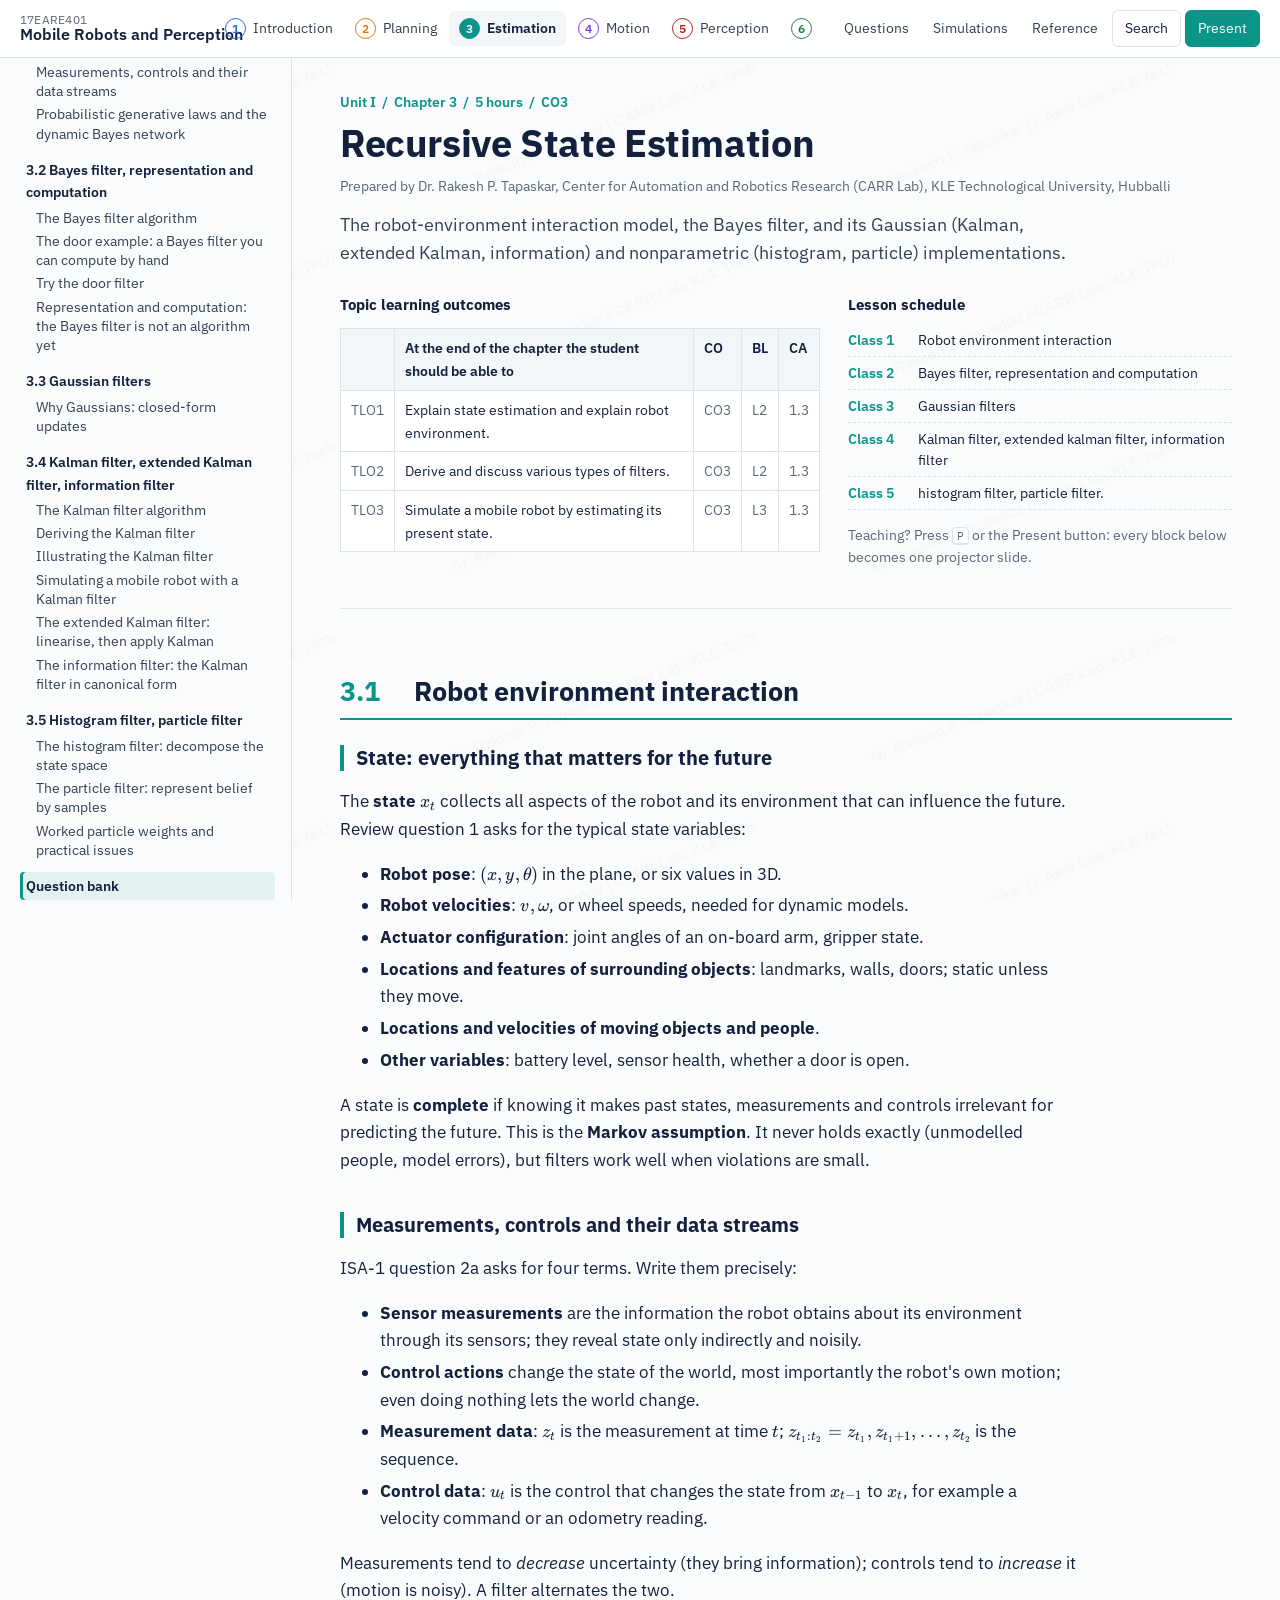
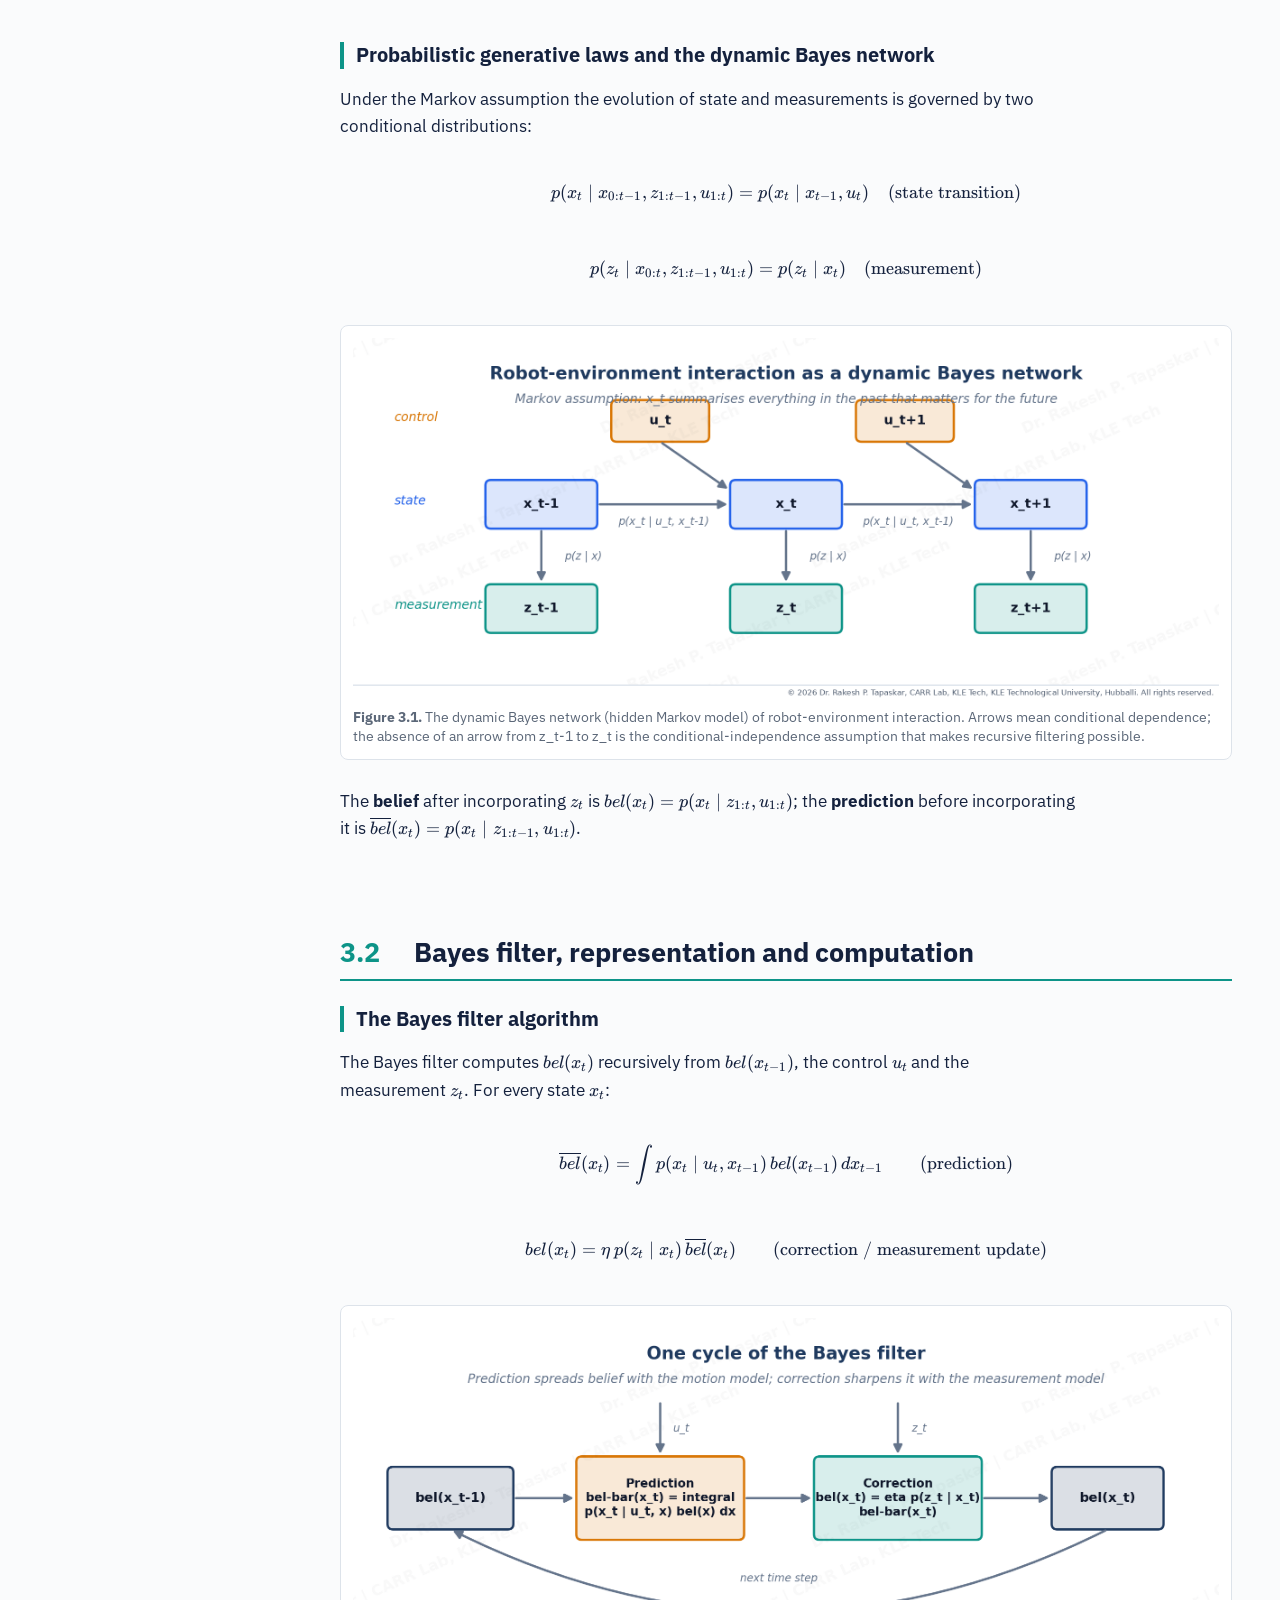
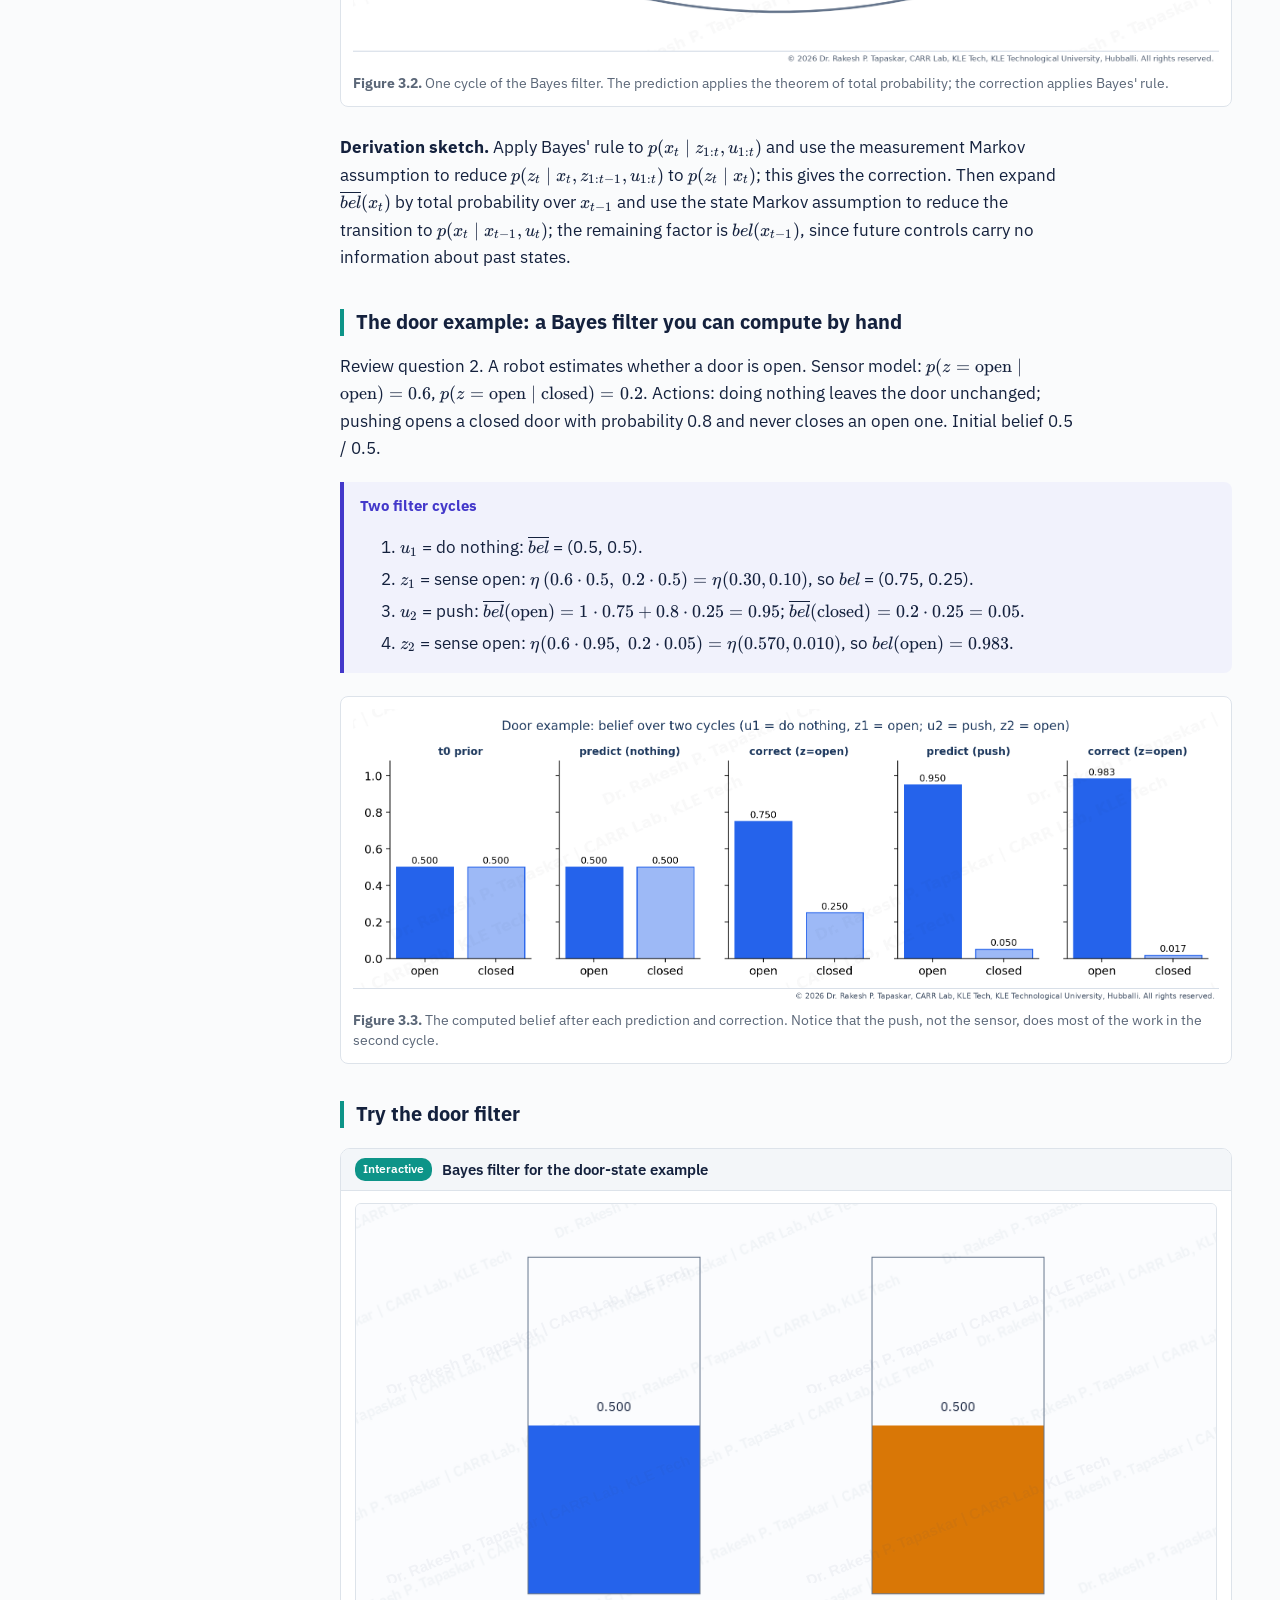
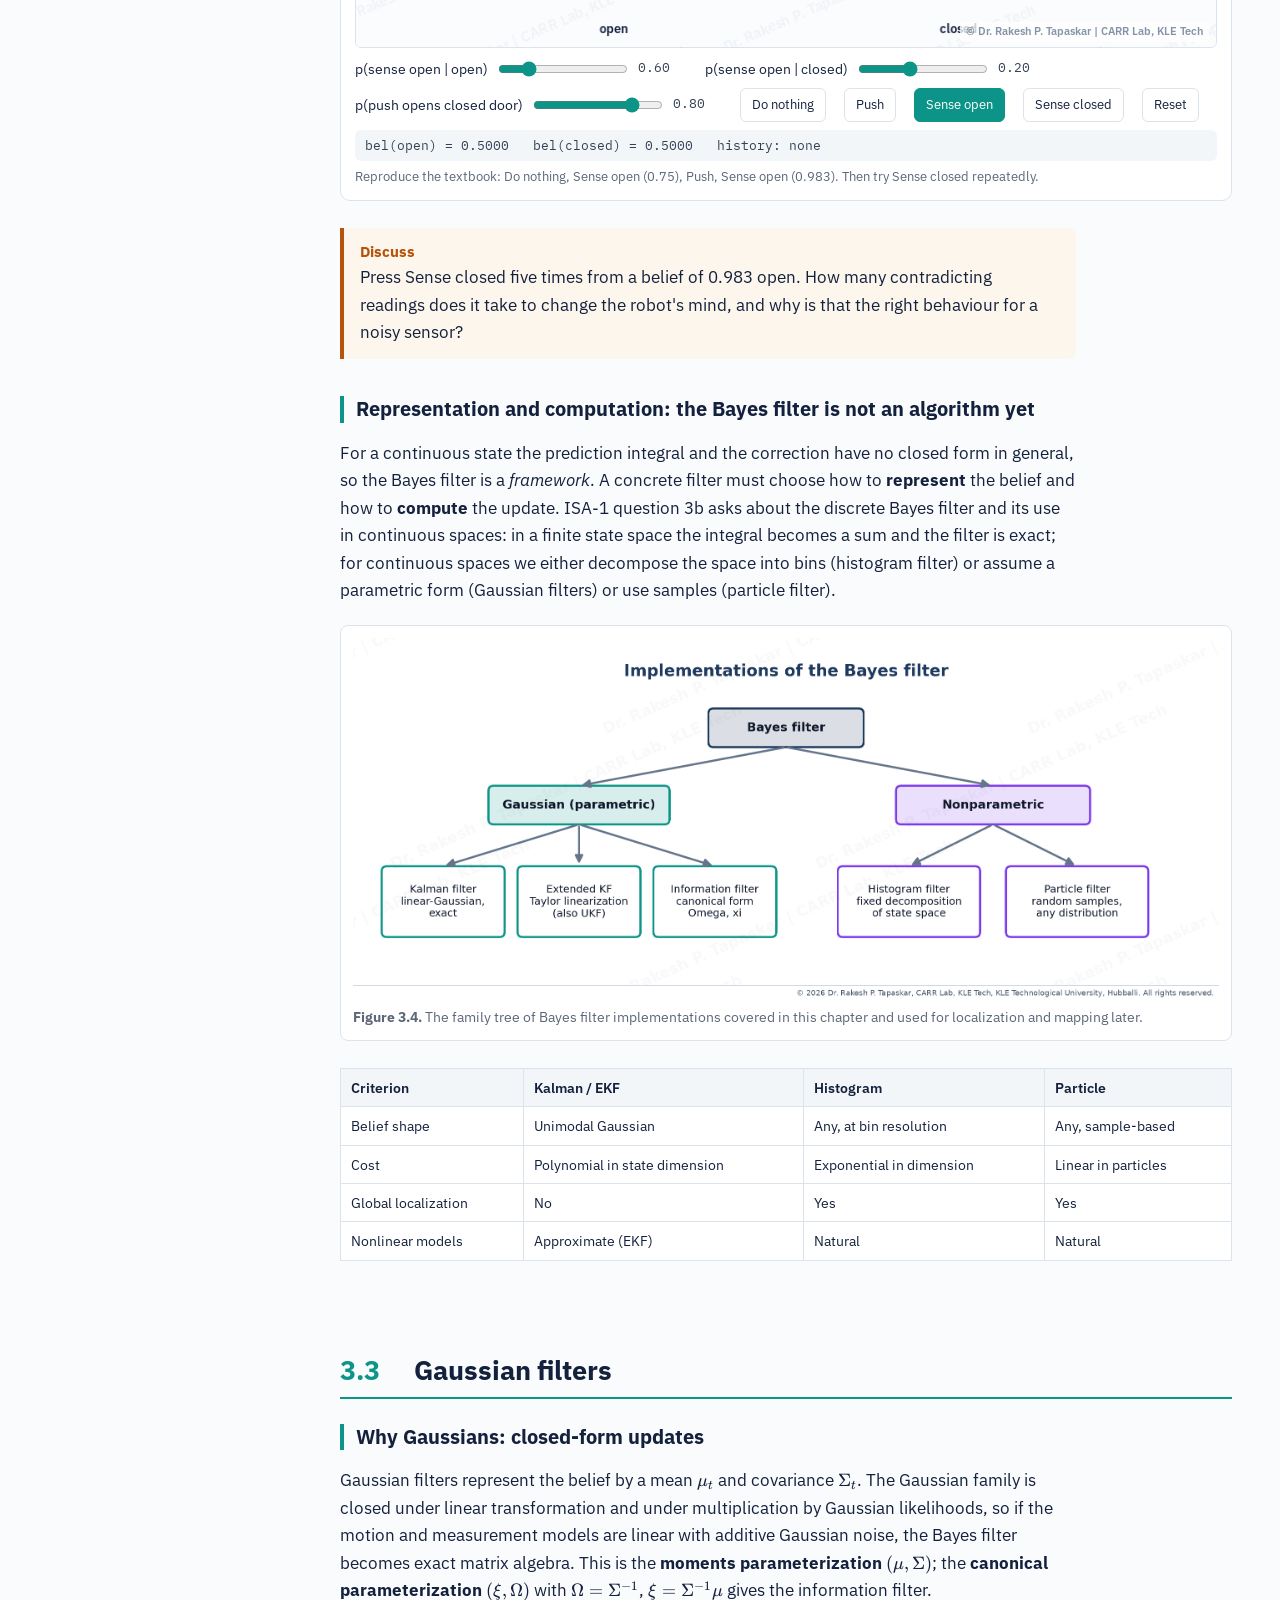
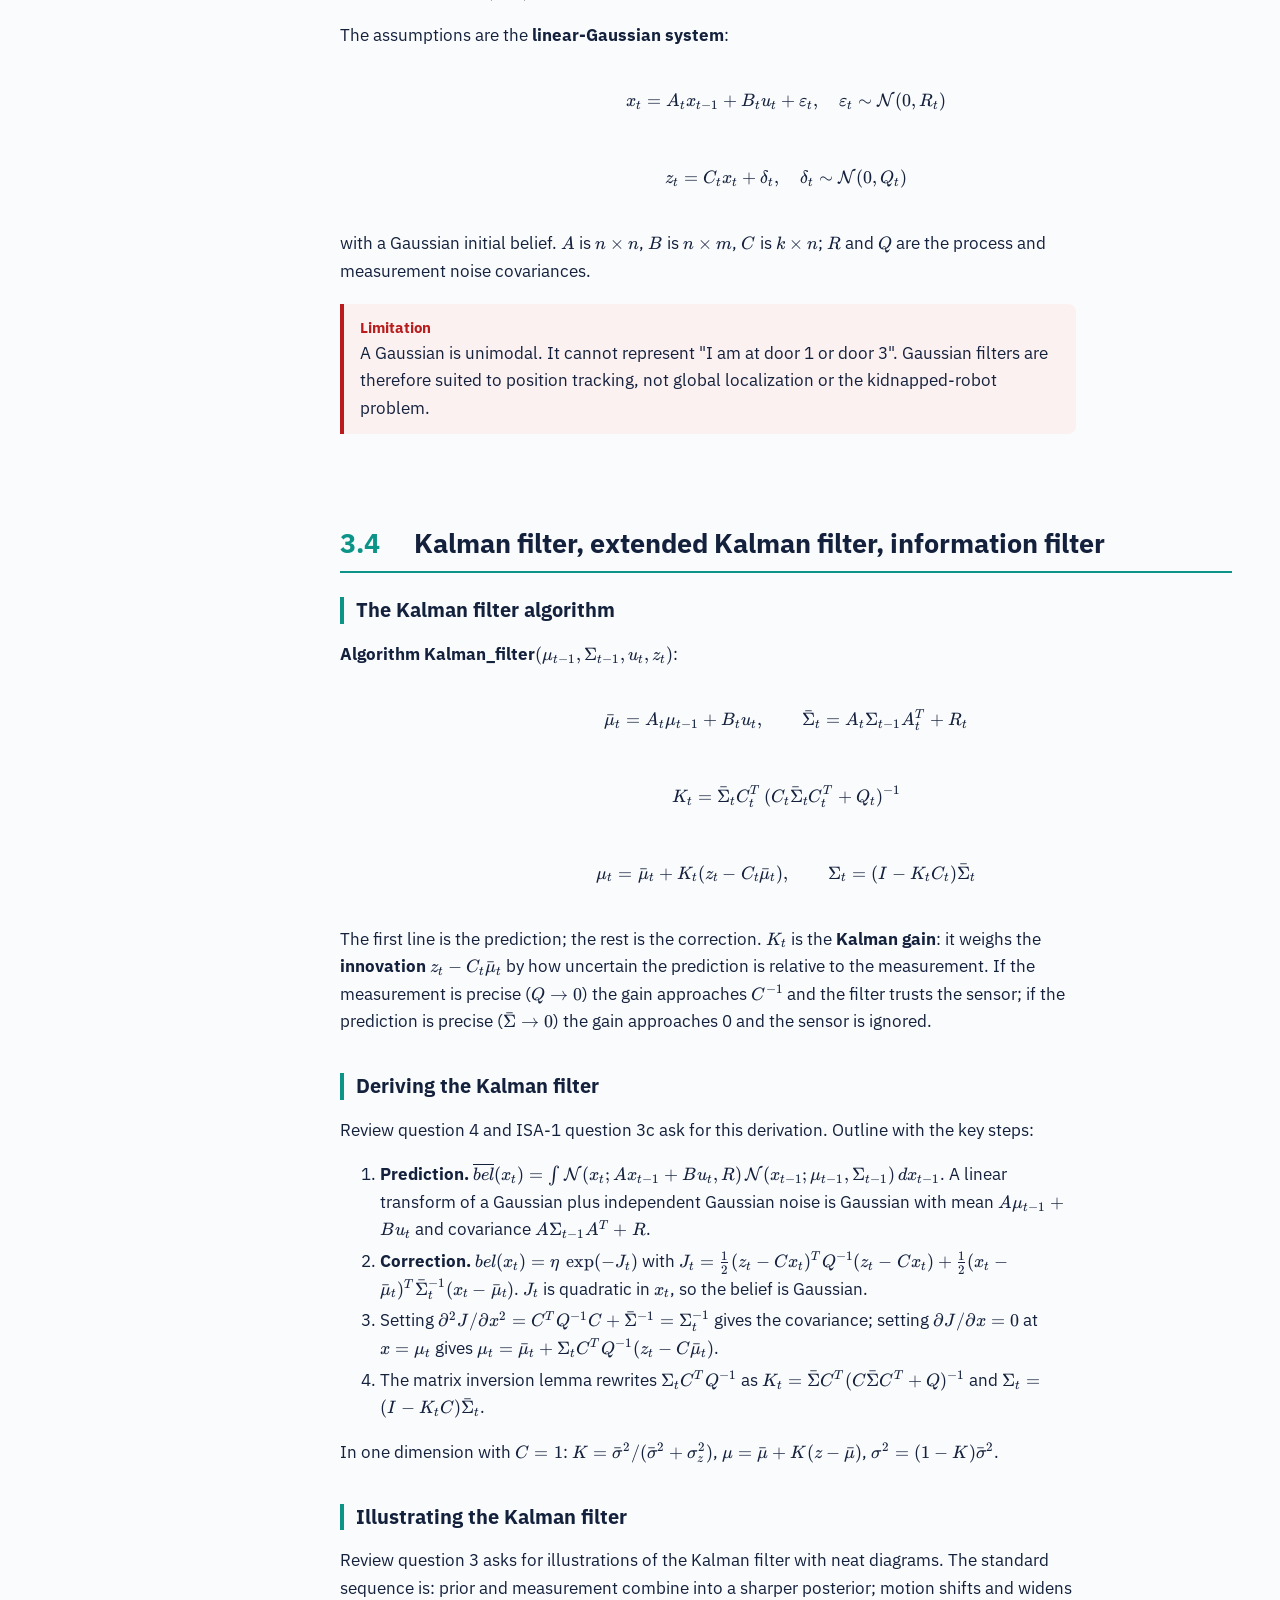
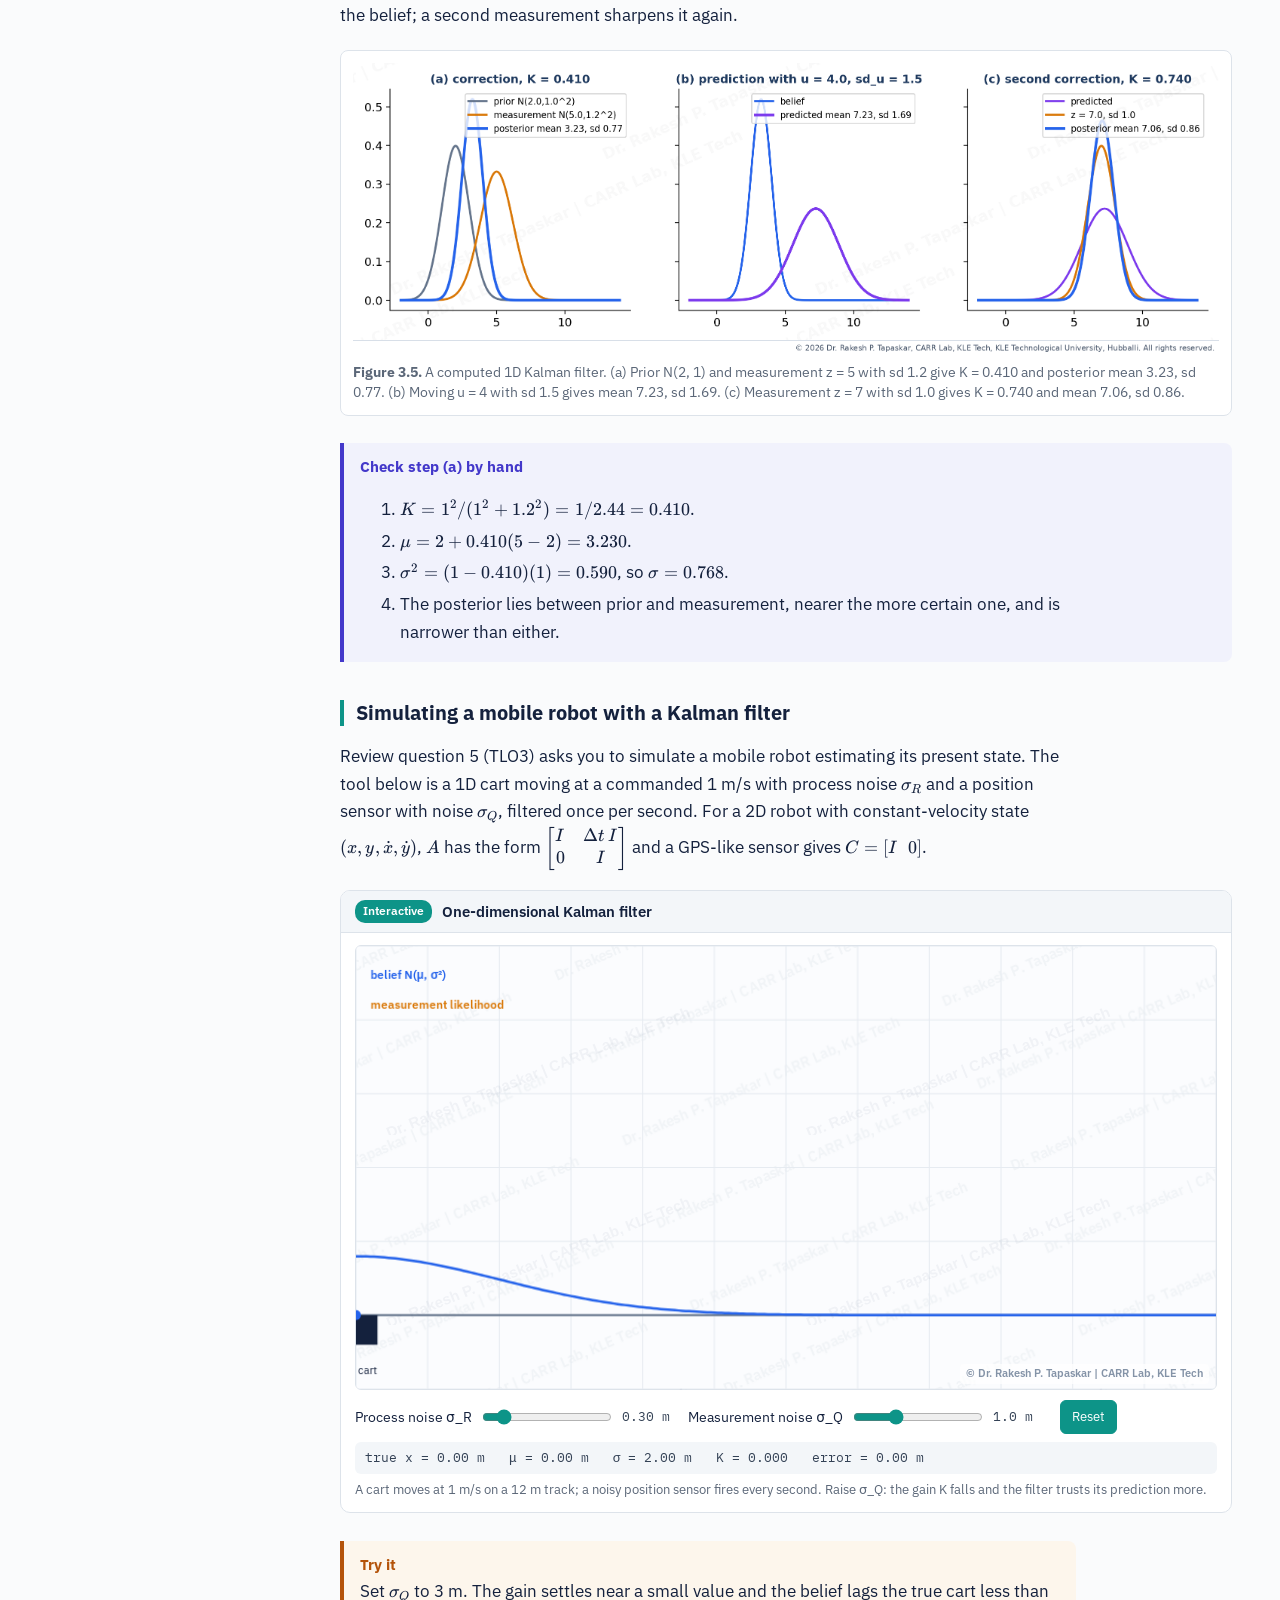
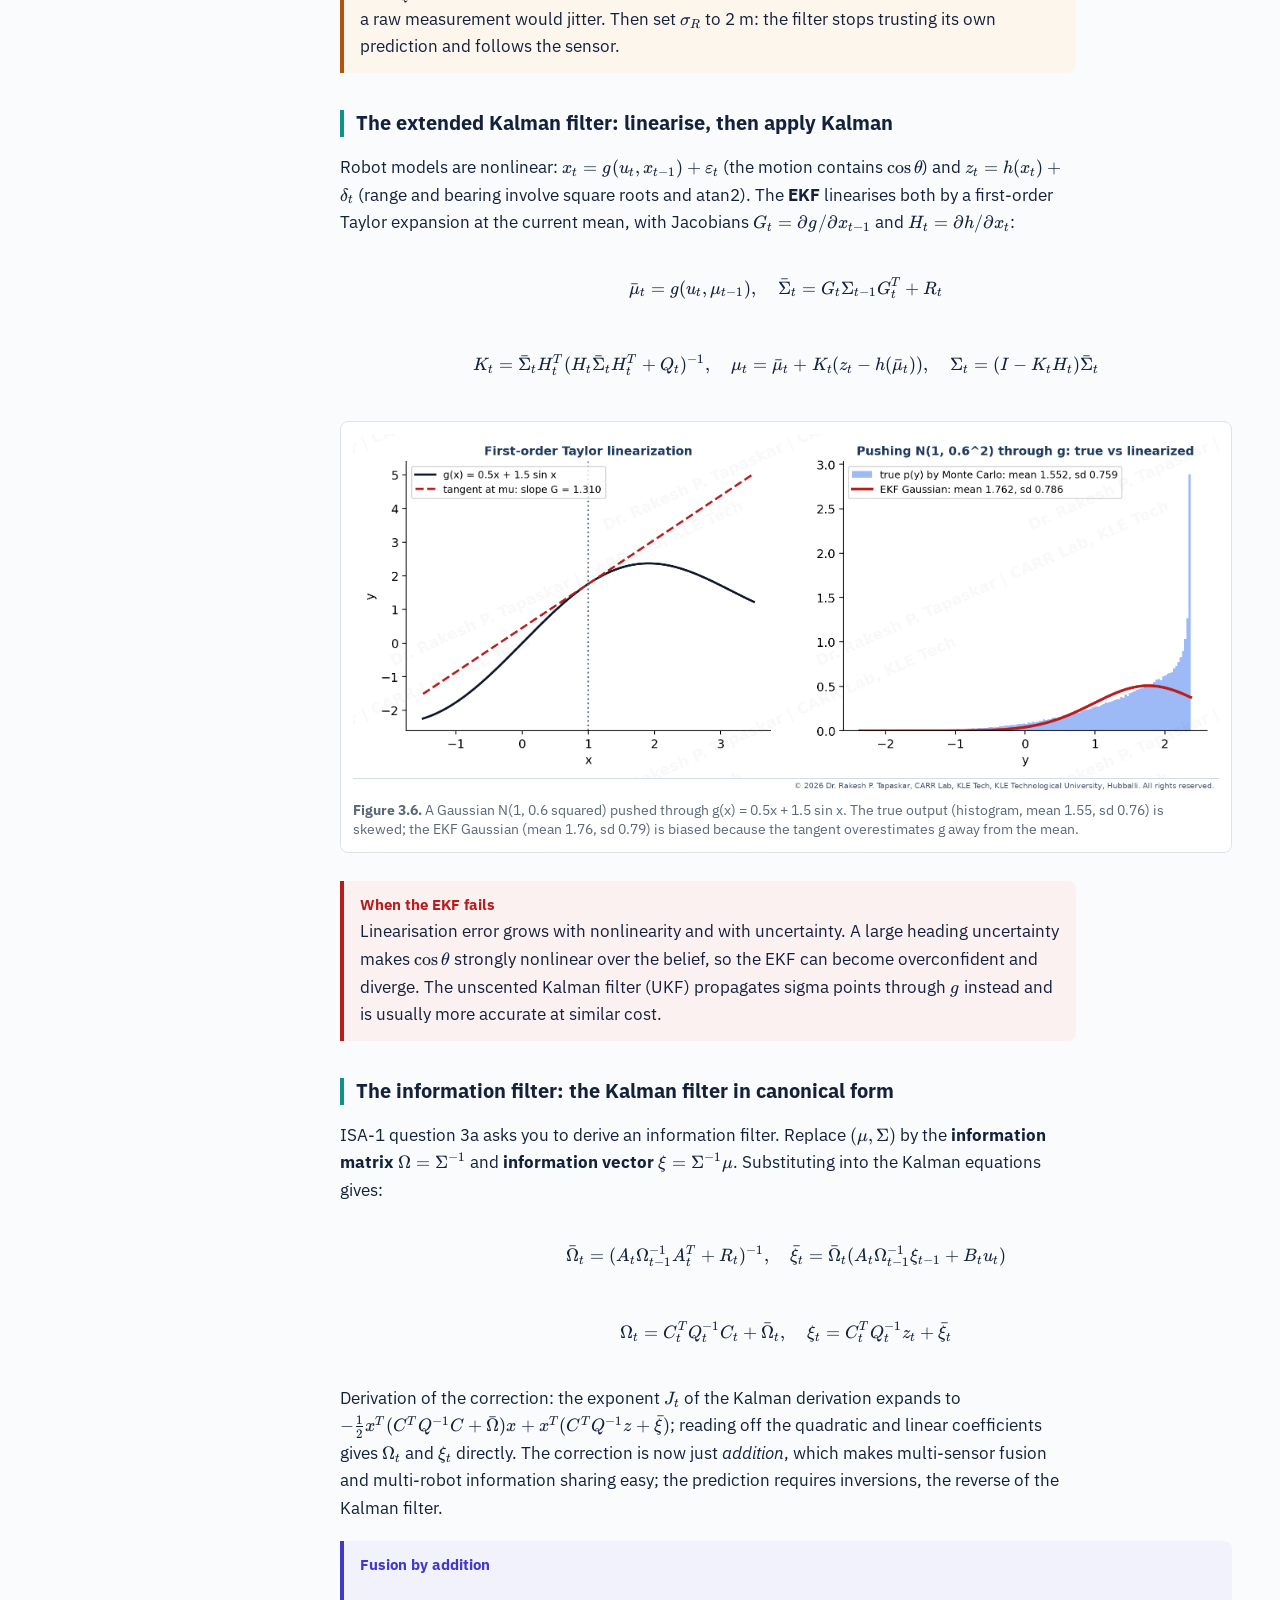
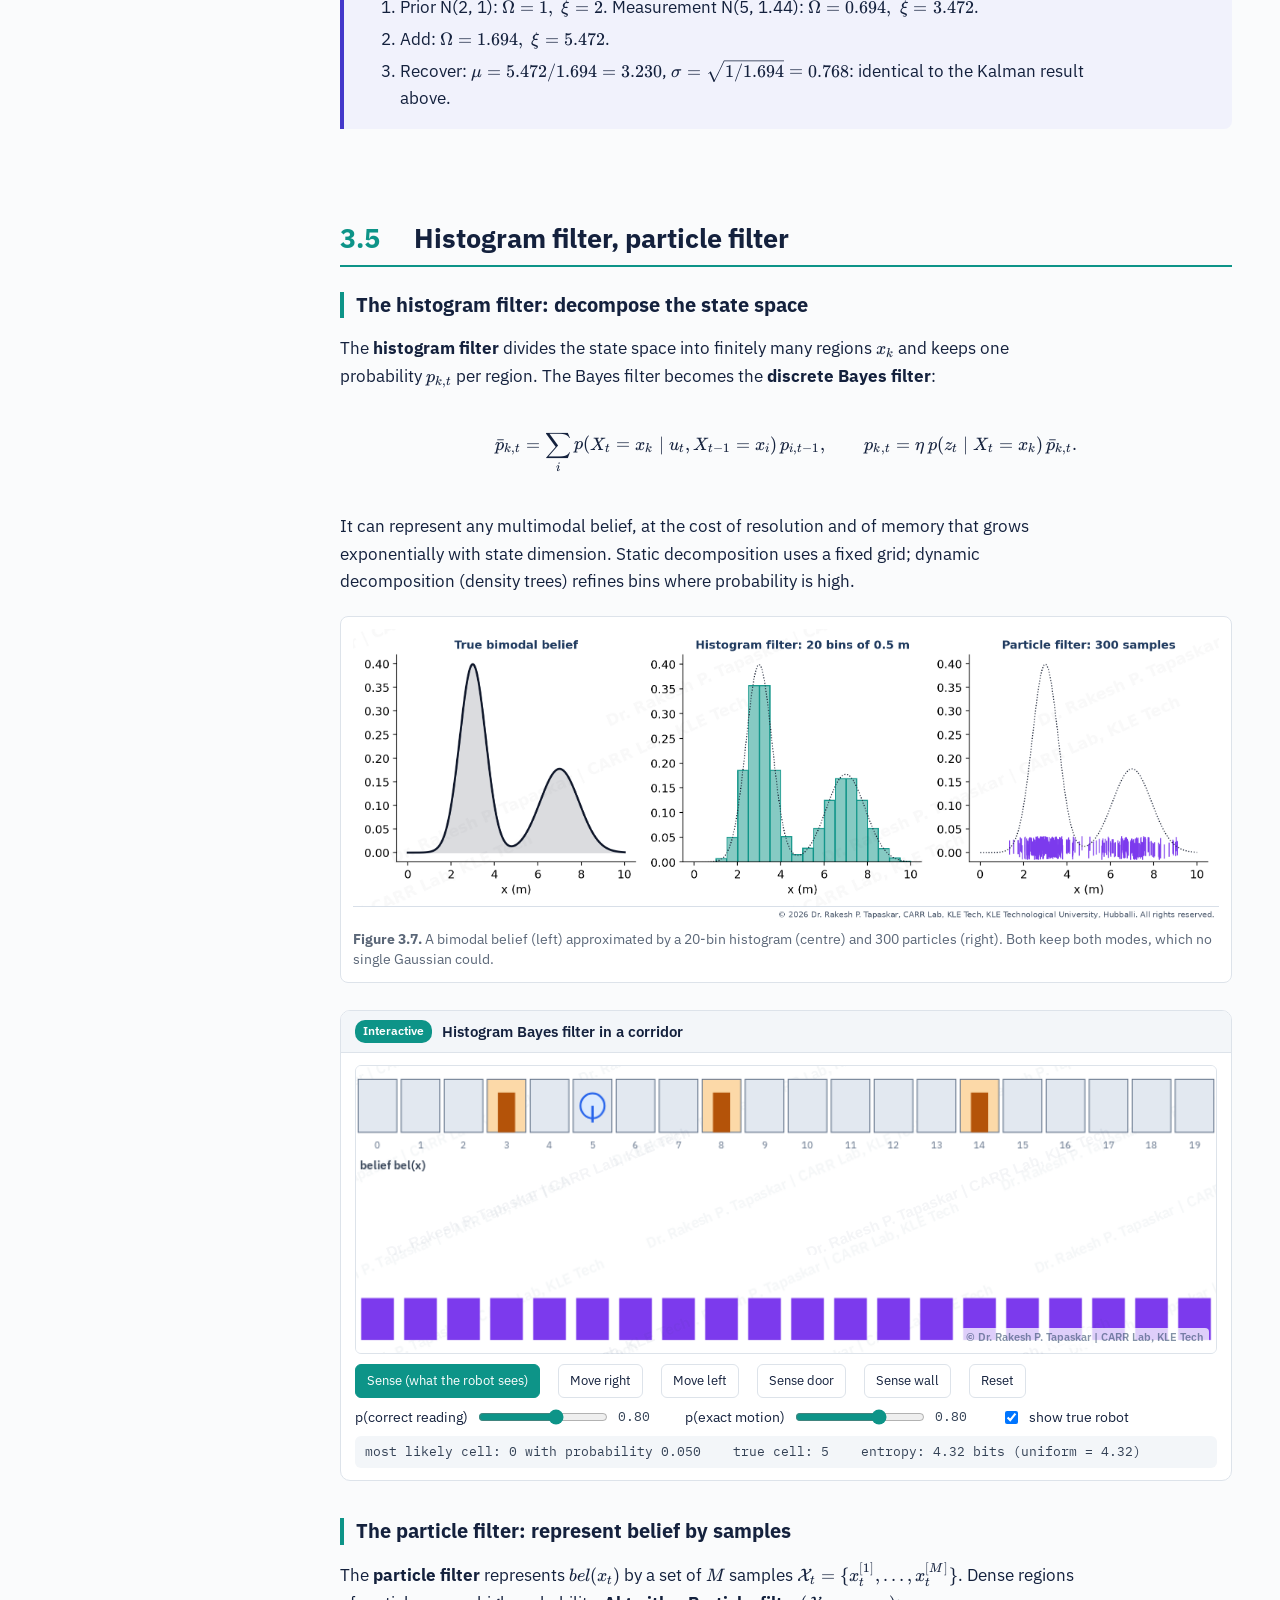
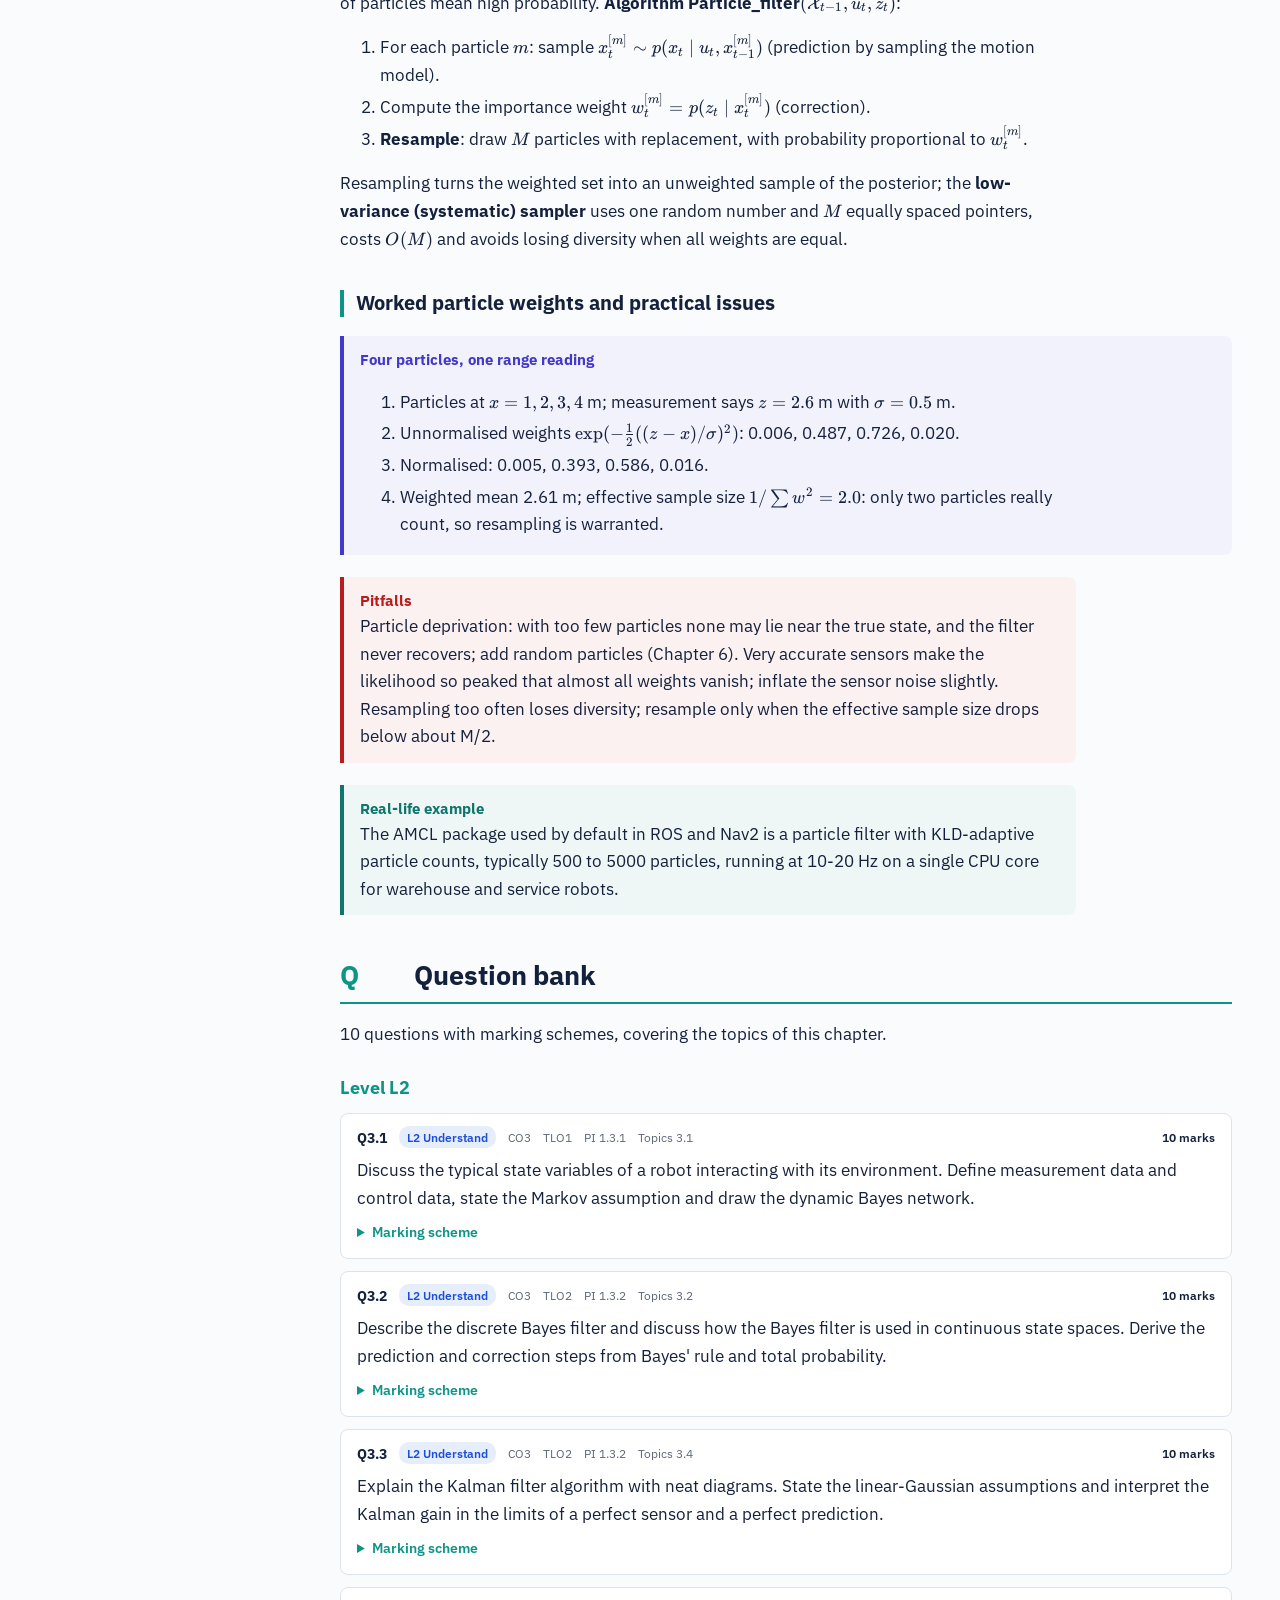
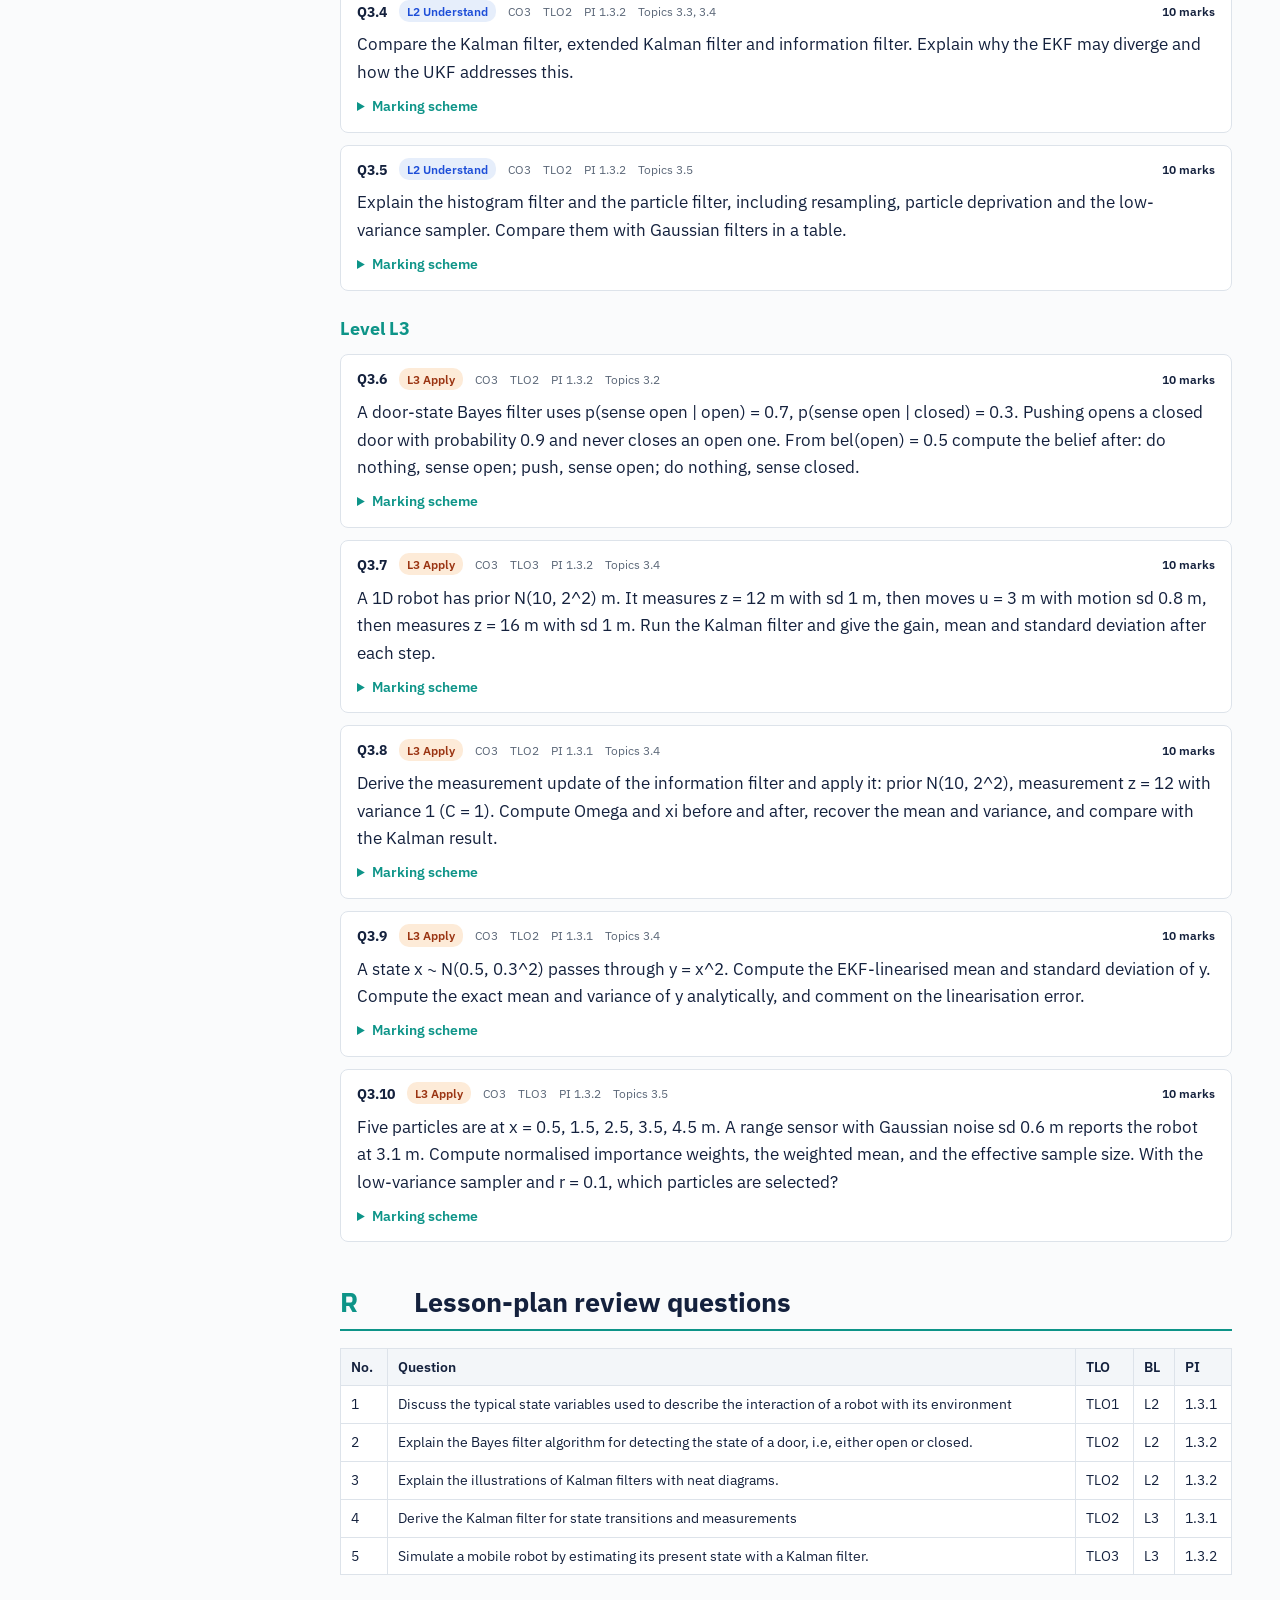
<file: ch3.html>
<!doctype html><html lang="en"><head><meta charset="utf-8"><meta name="viewport" content="width=device-width,initial-scale=1">
<title>Chapter 3: Recursive State Estimation | 17EARE401 Mobile Robots and Perception</title>
<meta name="description" content="Lecture notes and classroom presentation for 17EARE401 Mobile Robots and Perception, KLE Technological University, Hubballi.">
<meta name="author" content="Dr. Rakesh P. Tapaskar"><meta name="copyright" content="© 2026 Dr. Rakesh P. Tapaskar, Center for Automation and Robotics Research (CARR Lab), KLE Technological University, Hubballi. All rights reserved."><meta name="generator" content="CARRLAB-17EARE401-2026">
<script type="application/ld+json">{"@context":"https://schema.org","@type":"LearningResource","name":"17EARE401 Mobile Robots and Perception","author":{"@type":"Person","name":"Dr. Rakesh P. Tapaskar","affiliation":{"@type":"Organization","name":"Center for Automation and Robotics Research (CARR Lab)","parentOrganization":{"@type":"CollegeOrUniversity","name":"KLE Technological University, Hubballi"}}},"copyrightHolder":{"@type":"Person","name":"Dr. Rakesh P. Tapaskar"},"copyrightYear":2026,"license":"All rights reserved"}</script>
<link rel="stylesheet" href="assets/fonts.css"><link rel="stylesheet" href="assets/katex/katex.min.css"><link rel="stylesheet" href="assets/style.css"><link rel="stylesheet" href="assets/wm.css">
<link rel="icon" href="assets/favicon.svg" type="image/svg+xml"></head>
<body class="ch3" style="--ch:#0D9488" data-chapter="3" data-kind="Chapter" data-src="CARRLAB-17EARE401-2026">
<!-- © 2026 Dr. Rakesh P. Tapaskar, Center for Automation and Robotics Research (CARR Lab), KLE Technological University, Hubballi. All rights reserved. Authored by Dr. Rakesh P. Tapaskar. Provenance ID CARRLAB-17EARE401-2026. -->
<a class="skip" href="#main">Skip to content</a>
<header class="top"><button class="menu-btn" aria-label="Open navigation" aria-expanded="false">Menu</button>
<a class="brand" href="index.html"><span class="brand-code">17EARE401</span><span class="brand-t">Mobile Robots and Perception</span></a>
<nav class="chnav" aria-label="Chapters"><a href="ch1.html" class="" style="--c:#2563EB"><span class="cn">1</span>Introduction</a><a href="ch2.html" class="" style="--c:#D97706"><span class="cn">2</span>Planning</a><a href="ch3.html" class="on" style="--c:#0D9488"><span class="cn">3</span>Estimation</a><a href="ch4.html" class="" style="--c:#7C3AED"><span class="cn">4</span>Motion</a><a href="ch5.html" class="" style="--c:#B91C1C"><span class="cn">5</span>Perception</a><a href="ch6.html" class="" style="--c:#15803D"><span class="cn">6</span>Localization</a><a href="ch7.html" class="" style="--c:#0E7490"><span class="cn">7</span>Mapping</a></nav>
<div class="top-r"><a href="questions.html" class="">Questions</a><a href="simulations.html" class="">Simulations</a><a href="reference.html" class="">Reference</a>
<button class="search-btn" aria-label="Search the notes">Search</button><button class="present-btn" title="Present (P)">Present</button></div></header>
<div class="search-pop" hidden><input type="search" placeholder="Search topics" aria-label="Search"><ol class="search-res"></ol></div>
<div class="wrap"><aside class="side" aria-label="Contents"><div class="side-ch" style="--c:#0D9488"><span>Unit I, Chapter 3</span><b>Recursive State Estimation</b></div>
<ol class="toc"><li><a href="#t1" class="toc-t">3.1 Robot environment interaction</a><ol><li><a href="#s1">State: everything that matters for the future</a></li><li><a href="#s2">Measurements, controls and their data streams</a></li><li><a href="#s3">Probabilistic generative laws and the dynamic Bayes network</a></li></ol></li><li><a href="#t2" class="toc-t">3.2 Bayes filter, representation and computation</a><ol><li><a href="#s4">The Bayes filter algorithm</a></li><li><a href="#s5">The door example: a Bayes filter you can compute by hand</a></li><li><a href="#s6">Try the door filter</a></li><li><a href="#s7">Representation and computation: the Bayes filter is not an algorithm yet</a></li></ol></li><li><a href="#t3" class="toc-t">3.3 Gaussian filters</a><ol><li><a href="#s8">Why Gaussians: closed-form updates</a></li></ol></li><li><a href="#t4" class="toc-t">3.4 Kalman filter, extended Kalman filter, information filter</a><ol><li><a href="#s9">The Kalman filter algorithm</a></li><li><a href="#s10">Deriving the Kalman filter</a></li><li><a href="#s11">Illustrating the Kalman filter</a></li><li><a href="#s12">Simulating a mobile robot with a Kalman filter</a></li><li><a href="#s13">The extended Kalman filter: linearise, then apply Kalman</a></li><li><a href="#s14">The information filter: the Kalman filter in canonical form</a></li></ol></li><li><a href="#t5" class="toc-t">3.5 Histogram filter, particle filter</a><ol><li><a href="#s15">The histogram filter: decompose the state space</a></li><li><a href="#s16">The particle filter: represent belief by samples</a></li><li><a href="#s17">Worked particle weights and practical issues</a></li></ol></li>
<li><a href="#questions" class="toc-t">Question bank</a></li><li><a href="#review" class="toc-t">Lesson-plan review questions</a></li></ol></aside><main id="main"><div class="ch-head"><div class="ch-kicker">Unit I &nbsp;/&nbsp; Chapter 3 &nbsp;/&nbsp; 5 hours &nbsp;/&nbsp; CO3</div><h1>Recursive State Estimation</h1><p class="byline">Prepared by Dr. Rakesh P. Tapaskar, Center for Automation and Robotics Research (CARR Lab), KLE Technological University, Hubballi</p><p class="ch-lead">The robot-environment interaction model, the Bayes filter, and its Gaussian (Kalman, extended Kalman, information) and nonparametric (histogram, particle) implementations.</p>
<div class="ch-grid"><div><h4>Topic learning outcomes</h4><table class="tlo"><tr><th></th><th>At the end of the chapter the student should be able to</th><th>CO</th><th>BL</th><th>CA</th></tr><tr><td>TLO1</td><td>Explain state estimation and explain robot environment.</td><td>CO3</td><td>L2</td><td>1.3</td></tr><tr><td>TLO2</td><td>Derive and discuss various types of filters.</td><td>CO3</td><td>L2</td><td>1.3</td></tr><tr><td>TLO3</td><td>Simulate a mobile robot by estimating its present state.</td><td>CO3</td><td>L3</td><td>1.3</td></tr></table></div>
<div><h4>Lesson schedule</h4><ol class="sched"><li><a href="#t1"><span>Class 1</span>Robot environment interaction</a></li><li><a href="#t2"><span>Class 2</span>Bayes filter, representation and computation</a></li><li><a href="#t3"><span>Class 3</span>Gaussian filters</a></li><li><a href="#t4"><span>Class 4</span>Kalman filter, extended kalman filter, information filter</a></li><li><a href="#t5"><span>Class 5</span>histogram filter, particle filter.</a></li></ol>
<p class="how">Teaching? Press <kbd>P</kbd> or the Present button: every block below becomes one projector slide.</p></div></div></div><section class="topic" id="t1"><h2 class="topic-h"><span class="tnum">3.1</span>Robot environment interaction</h2>

<div class="slide" id="s1" data-topic="3.1 Robot environment interaction"><h3>State: everything that matters for the future</h3>
<p>The <b>state</b> <span class="katex"><span class="katex-mathml"><math xmlns="http://www.w3.org/1998/Math/MathML"><semantics><mrow><msub><mi>x</mi><mi>t</mi></msub></mrow><annotation encoding="application/x-tex">x_t</annotation></semantics></math></span><span class="katex-html" aria-hidden="true"><span class="katex-base"><span class="katex-strut" style="height:0.5806em;vertical-align:-0.15em;"></span><span class="mord"><span class="mord mathnormal">x</span><span class="msupsub"><span class="vlist-t vlist-t2"><span class="vlist-r"><span class="vlist" style="height:0.2806em;"><span style="top:-2.55em;margin-left:0em;margin-right:0.05em;"><span class="pstrut" style="height:2.7em;"></span><span class="katex-sizing reset-size6 size3 mtight"><span class="mord mathnormal mtight">t</span></span></span></span><span class="vlist-s">​</span></span><span class="vlist-r"><span class="vlist" style="height:0.15em;"><span></span></span></span></span></span></span></span></span></span> collects all aspects of the robot and its environment that can influence the future. Review question 1 asks for the typical state variables:</p>
<ul>
<li><b>Robot pose</b>: <span class="katex"><span class="katex-mathml"><math xmlns="http://www.w3.org/1998/Math/MathML"><semantics><mrow><mo stretchy="false">(</mo><mi>x</mi><mo separator="true">,</mo><mi>y</mi><mo separator="true">,</mo><mi>θ</mi><mo stretchy="false">)</mo></mrow><annotation encoding="application/x-tex">(x, y, \theta)</annotation></semantics></math></span><span class="katex-html" aria-hidden="true"><span class="katex-base"><span class="katex-strut" style="height:1em;vertical-align:-0.25em;"></span><span class="mopen">(</span><span class="mord mathnormal">x</span><span class="mpunct">,</span><span class="mspace" style="margin-right:0.1667em;"></span><span class="mord mathnormal" style="margin-right:0.0359em;">y</span><span class="mpunct">,</span><span class="mspace" style="margin-right:0.1667em;"></span><span class="mord mathnormal" style="margin-right:0.0278em;">θ</span><span class="mclose">)</span></span></span></span> in the plane, or six values in 3D.</li>
<li><b>Robot velocities</b>: <span class="katex"><span class="katex-mathml"><math xmlns="http://www.w3.org/1998/Math/MathML"><semantics><mrow><mi>v</mi><mo separator="true">,</mo><mi>ω</mi></mrow><annotation encoding="application/x-tex">v, \omega</annotation></semantics></math></span><span class="katex-html" aria-hidden="true"><span class="katex-base"><span class="katex-strut" style="height:0.625em;vertical-align:-0.1944em;"></span><span class="mord mathnormal" style="margin-right:0.0359em;">v</span><span class="mpunct">,</span><span class="mspace" style="margin-right:0.1667em;"></span><span class="mord mathnormal" style="margin-right:0.0359em;">ω</span></span></span></span>, or wheel speeds, needed for dynamic models.</li>
<li><b>Actuator configuration</b>: joint angles of an on-board arm, gripper state.</li>
<li><b>Locations and features of surrounding objects</b>: landmarks, walls, doors; static unless they move.</li>
<li><b>Locations and velocities of moving objects and people</b>.</li>
<li><b>Other variables</b>: battery level, sensor health, whether a door is open.</li>
</ul>
<p>A state is <b>complete</b> if knowing it makes past states, measurements and controls irrelevant for predicting the future. This is the <b>Markov assumption</b>. It never holds exactly (unmodelled people, model errors), but filters work well when violations are small.</p>
</div>

<div class="slide" id="s2" data-topic="3.1 Robot environment interaction"><h3>Measurements, controls and their data streams</h3>
<p>ISA-1 question 2a asks for four terms. Write them precisely:</p>
<ul>
<li><b>Sensor measurements</b> are the information the robot obtains about its environment through its sensors; they reveal state only indirectly and noisily.</li>
<li><b>Control actions</b> change the state of the world, most importantly the robot's own motion; even doing nothing lets the world change.</li>
<li><b>Measurement data</b>: <span class="katex"><span class="katex-mathml"><math xmlns="http://www.w3.org/1998/Math/MathML"><semantics><mrow><msub><mi>z</mi><mi>t</mi></msub></mrow><annotation encoding="application/x-tex">z_t</annotation></semantics></math></span><span class="katex-html" aria-hidden="true"><span class="katex-base"><span class="katex-strut" style="height:0.5806em;vertical-align:-0.15em;"></span><span class="mord"><span class="mord mathnormal" style="margin-right:0.044em;">z</span><span class="msupsub"><span class="vlist-t vlist-t2"><span class="vlist-r"><span class="vlist" style="height:0.2806em;"><span style="top:-2.55em;margin-left:-0.044em;margin-right:0.05em;"><span class="pstrut" style="height:2.7em;"></span><span class="katex-sizing reset-size6 size3 mtight"><span class="mord mathnormal mtight">t</span></span></span></span><span class="vlist-s">​</span></span><span class="vlist-r"><span class="vlist" style="height:0.15em;"><span></span></span></span></span></span></span></span></span></span> is the measurement at time <span class="katex"><span class="katex-mathml"><math xmlns="http://www.w3.org/1998/Math/MathML"><semantics><mrow><mi>t</mi></mrow><annotation encoding="application/x-tex">t</annotation></semantics></math></span><span class="katex-html" aria-hidden="true"><span class="katex-base"><span class="katex-strut" style="height:0.6151em;"></span><span class="mord mathnormal">t</span></span></span></span>; <span class="katex"><span class="katex-mathml"><math xmlns="http://www.w3.org/1998/Math/MathML"><semantics><mrow><msub><mi>z</mi><mrow><msub><mi>t</mi><mn>1</mn></msub><mo>:</mo><msub><mi>t</mi><mn>2</mn></msub></mrow></msub><mo>=</mo><msub><mi>z</mi><msub><mi>t</mi><mn>1</mn></msub></msub><mo separator="true">,</mo><msub><mi>z</mi><mrow><msub><mi>t</mi><mn>1</mn></msub><mo>+</mo><mn>1</mn></mrow></msub><mo separator="true">,</mo><mo>…</mo><mo separator="true">,</mo><msub><mi>z</mi><msub><mi>t</mi><mn>2</mn></msub></msub></mrow><annotation encoding="application/x-tex">z_{t_1:t_2} = z_{t_1}, z_{t_1+1}, \ldots, z_{t_2}</annotation></semantics></math></span><span class="katex-html" aria-hidden="true"><span class="katex-base"><span class="katex-strut" style="height:0.6807em;vertical-align:-0.2501em;"></span><span class="mord"><span class="mord mathnormal" style="margin-right:0.044em;">z</span><span class="msupsub"><span class="vlist-t vlist-t2"><span class="vlist-r"><span class="vlist" style="height:0.2806em;"><span style="top:-2.55em;margin-left:-0.044em;margin-right:0.05em;"><span class="pstrut" style="height:2.7em;"></span><span class="katex-sizing reset-size6 size3 mtight"><span class="mord mtight"><span class="mord mtight"><span class="mord mathnormal mtight">t</span><span class="msupsub"><span class="vlist-t vlist-t2"><span class="vlist-r"><span class="vlist" style="height:0.3173em;"><span style="top:-2.357em;margin-left:0em;margin-right:0.0714em;"><span class="pstrut" style="height:2.5em;"></span><span class="katex-sizing reset-size3 size1 mtight"><span class="mord mtight">1</span></span></span></span><span class="vlist-s">​</span></span><span class="vlist-r"><span class="vlist" style="height:0.143em;"><span></span></span></span></span></span></span><span class="mrel mtight">:</span><span class="mord mtight"><span class="mord mathnormal mtight">t</span><span class="msupsub"><span class="vlist-t vlist-t2"><span class="vlist-r"><span class="vlist" style="height:0.3173em;"><span style="top:-2.357em;margin-left:0em;margin-right:0.0714em;"><span class="pstrut" style="height:2.5em;"></span><span class="katex-sizing reset-size3 size1 mtight"><span class="mord mtight">2</span></span></span></span><span class="vlist-s">​</span></span><span class="vlist-r"><span class="vlist" style="height:0.143em;"><span></span></span></span></span></span></span></span></span></span></span><span class="vlist-s">​</span></span><span class="vlist-r"><span class="vlist" style="height:0.2501em;"><span></span></span></span></span></span></span><span class="mspace" style="margin-right:0.2778em;"></span><span class="mrel">=</span><span class="mspace" style="margin-right:0.2778em;"></span></span><span class="katex-base"><span class="katex-strut" style="height:0.6807em;vertical-align:-0.2501em;"></span><span class="mord"><span class="mord mathnormal" style="margin-right:0.044em;">z</span><span class="msupsub"><span class="vlist-t vlist-t2"><span class="vlist-r"><span class="vlist" style="height:0.2806em;"><span style="top:-2.55em;margin-left:-0.044em;margin-right:0.05em;"><span class="pstrut" style="height:2.7em;"></span><span class="katex-sizing reset-size6 size3 mtight"><span class="mord mtight"><span class="mord mtight"><span class="mord mathnormal mtight">t</span><span class="msupsub"><span class="vlist-t vlist-t2"><span class="vlist-r"><span class="vlist" style="height:0.3173em;"><span style="top:-2.357em;margin-left:0em;margin-right:0.0714em;"><span class="pstrut" style="height:2.5em;"></span><span class="katex-sizing reset-size3 size1 mtight"><span class="mord mtight">1</span></span></span></span><span class="vlist-s">​</span></span><span class="vlist-r"><span class="vlist" style="height:0.143em;"><span></span></span></span></span></span></span></span></span></span></span><span class="vlist-s">​</span></span><span class="vlist-r"><span class="vlist" style="height:0.2501em;"><span></span></span></span></span></span></span><span class="mpunct">,</span><span class="mspace" style="margin-right:0.1667em;"></span><span class="mord"><span class="mord mathnormal" style="margin-right:0.044em;">z</span><span class="msupsub"><span class="vlist-t vlist-t2"><span class="vlist-r"><span class="vlist" style="height:0.3011em;"><span style="top:-2.55em;margin-left:-0.044em;margin-right:0.05em;"><span class="pstrut" style="height:2.7em;"></span><span class="katex-sizing reset-size6 size3 mtight"><span class="mord mtight"><span class="mord mtight"><span class="mord mathnormal mtight">t</span><span class="msupsub"><span class="vlist-t vlist-t2"><span class="vlist-r"><span class="vlist" style="height:0.3173em;"><span style="top:-2.357em;margin-left:0em;margin-right:0.0714em;"><span class="pstrut" style="height:2.5em;"></span><span class="katex-sizing reset-size3 size1 mtight"><span class="mord mtight">1</span></span></span></span><span class="vlist-s">​</span></span><span class="vlist-r"><span class="vlist" style="height:0.143em;"><span></span></span></span></span></span></span><span class="mbin mtight">+</span><span class="mord mtight">1</span></span></span></span></span><span class="vlist-s">​</span></span><span class="vlist-r"><span class="vlist" style="height:0.2501em;"><span></span></span></span></span></span></span><span class="mpunct">,</span><span class="mspace" style="margin-right:0.1667em;"></span><span class="minner">…</span><span class="mspace" style="margin-right:0.1667em;"></span><span class="mpunct">,</span><span class="mspace" style="margin-right:0.1667em;"></span><span class="mord"><span class="mord mathnormal" style="margin-right:0.044em;">z</span><span class="msupsub"><span class="vlist-t vlist-t2"><span class="vlist-r"><span class="vlist" style="height:0.2806em;"><span style="top:-2.55em;margin-left:-0.044em;margin-right:0.05em;"><span class="pstrut" style="height:2.7em;"></span><span class="katex-sizing reset-size6 size3 mtight"><span class="mord mtight"><span class="mord mtight"><span class="mord mathnormal mtight">t</span><span class="msupsub"><span class="vlist-t vlist-t2"><span class="vlist-r"><span class="vlist" style="height:0.3173em;"><span style="top:-2.357em;margin-left:0em;margin-right:0.0714em;"><span class="pstrut" style="height:2.5em;"></span><span class="katex-sizing reset-size3 size1 mtight"><span class="mord mtight">2</span></span></span></span><span class="vlist-s">​</span></span><span class="vlist-r"><span class="vlist" style="height:0.143em;"><span></span></span></span></span></span></span></span></span></span></span><span class="vlist-s">​</span></span><span class="vlist-r"><span class="vlist" style="height:0.2501em;"><span></span></span></span></span></span></span></span></span></span> is the sequence.</li>
<li><b>Control data</b>: <span class="katex"><span class="katex-mathml"><math xmlns="http://www.w3.org/1998/Math/MathML"><semantics><mrow><msub><mi>u</mi><mi>t</mi></msub></mrow><annotation encoding="application/x-tex">u_t</annotation></semantics></math></span><span class="katex-html" aria-hidden="true"><span class="katex-base"><span class="katex-strut" style="height:0.5806em;vertical-align:-0.15em;"></span><span class="mord"><span class="mord mathnormal">u</span><span class="msupsub"><span class="vlist-t vlist-t2"><span class="vlist-r"><span class="vlist" style="height:0.2806em;"><span style="top:-2.55em;margin-left:0em;margin-right:0.05em;"><span class="pstrut" style="height:2.7em;"></span><span class="katex-sizing reset-size6 size3 mtight"><span class="mord mathnormal mtight">t</span></span></span></span><span class="vlist-s">​</span></span><span class="vlist-r"><span class="vlist" style="height:0.15em;"><span></span></span></span></span></span></span></span></span></span> is the control that changes the state from <span class="katex"><span class="katex-mathml"><math xmlns="http://www.w3.org/1998/Math/MathML"><semantics><mrow><msub><mi>x</mi><mrow><mi>t</mi><mo>−</mo><mn>1</mn></mrow></msub></mrow><annotation encoding="application/x-tex">x_{t-1}</annotation></semantics></math></span><span class="katex-html" aria-hidden="true"><span class="katex-base"><span class="katex-strut" style="height:0.6389em;vertical-align:-0.2083em;"></span><span class="mord"><span class="mord mathnormal">x</span><span class="msupsub"><span class="vlist-t vlist-t2"><span class="vlist-r"><span class="vlist" style="height:0.3011em;"><span style="top:-2.55em;margin-left:0em;margin-right:0.05em;"><span class="pstrut" style="height:2.7em;"></span><span class="katex-sizing reset-size6 size3 mtight"><span class="mord mtight"><span class="mord mathnormal mtight">t</span><span class="mbin mtight">−</span><span class="mord mtight">1</span></span></span></span></span><span class="vlist-s">​</span></span><span class="vlist-r"><span class="vlist" style="height:0.2083em;"><span></span></span></span></span></span></span></span></span></span> to <span class="katex"><span class="katex-mathml"><math xmlns="http://www.w3.org/1998/Math/MathML"><semantics><mrow><msub><mi>x</mi><mi>t</mi></msub></mrow><annotation encoding="application/x-tex">x_t</annotation></semantics></math></span><span class="katex-html" aria-hidden="true"><span class="katex-base"><span class="katex-strut" style="height:0.5806em;vertical-align:-0.15em;"></span><span class="mord"><span class="mord mathnormal">x</span><span class="msupsub"><span class="vlist-t vlist-t2"><span class="vlist-r"><span class="vlist" style="height:0.2806em;"><span style="top:-2.55em;margin-left:0em;margin-right:0.05em;"><span class="pstrut" style="height:2.7em;"></span><span class="katex-sizing reset-size6 size3 mtight"><span class="mord mathnormal mtight">t</span></span></span></span><span class="vlist-s">​</span></span><span class="vlist-r"><span class="vlist" style="height:0.15em;"><span></span></span></span></span></span></span></span></span></span>, for example a velocity command or an odometry reading.</li>
</ul>
<p>Measurements tend to <em>decrease</em> uncertainty (they bring information); controls tend to <em>increase</em> it (motion is noisy). A filter alternates the two.</p>
</div>

<div class="slide" id="s3" data-topic="3.1 Robot environment interaction"><h3>Probabilistic generative laws and the dynamic Bayes network</h3>
<p>Under the Markov assumption the evolution of state and measurements is governed by two conditional distributions:</p>
<div class="eq"><span class="katex-display"><span class="katex"><span class="katex-mathml"><math xmlns="http://www.w3.org/1998/Math/MathML" display="block"><semantics><mrow><mi>p</mi><mo stretchy="false">(</mo><msub><mi>x</mi><mi>t</mi></msub><mo>∣</mo><msub><mi>x</mi><mrow><mn>0</mn><mo>:</mo><mi>t</mi><mo>−</mo><mn>1</mn></mrow></msub><mo separator="true">,</mo><msub><mi>z</mi><mrow><mn>1</mn><mo>:</mo><mi>t</mi><mo>−</mo><mn>1</mn></mrow></msub><mo separator="true">,</mo><msub><mi>u</mi><mrow><mn>1</mn><mo>:</mo><mi>t</mi></mrow></msub><mo stretchy="false">)</mo><mo>=</mo><mi>p</mi><mo stretchy="false">(</mo><msub><mi>x</mi><mi>t</mi></msub><mo>∣</mo><msub><mi>x</mi><mrow><mi>t</mi><mo>−</mo><mn>1</mn></mrow></msub><mo separator="true">,</mo><msub><mi>u</mi><mi>t</mi></msub><mo stretchy="false">)</mo><mspace width="1em"/><mtext>(state transition)</mtext></mrow><annotation encoding="application/x-tex">p(x_t \mid x_{0:t-1}, z_{1:t-1}, u_{1:t}) = p(x_t \mid x_{t-1}, u_t)\quad\text{(state transition)}</annotation></semantics></math></span><span class="katex-html" aria-hidden="true"><span class="katex-base"><span class="katex-strut" style="height:1em;vertical-align:-0.25em;"></span><span class="mord mathnormal">p</span><span class="mopen">(</span><span class="mord"><span class="mord mathnormal">x</span><span class="msupsub"><span class="vlist-t vlist-t2"><span class="vlist-r"><span class="vlist" style="height:0.2806em;"><span style="top:-2.55em;margin-left:0em;margin-right:0.05em;"><span class="pstrut" style="height:2.7em;"></span><span class="katex-sizing reset-size6 size3 mtight"><span class="mord mathnormal mtight">t</span></span></span></span><span class="vlist-s">​</span></span><span class="vlist-r"><span class="vlist" style="height:0.15em;"><span></span></span></span></span></span></span><span class="mspace" style="margin-right:0.2778em;"></span><span class="mrel">∣</span><span class="mspace" style="margin-right:0.2778em;"></span></span><span class="katex-base"><span class="katex-strut" style="height:1em;vertical-align:-0.25em;"></span><span class="mord"><span class="mord mathnormal">x</span><span class="msupsub"><span class="vlist-t vlist-t2"><span class="vlist-r"><span class="vlist" style="height:0.3011em;"><span style="top:-2.55em;margin-left:0em;margin-right:0.05em;"><span class="pstrut" style="height:2.7em;"></span><span class="katex-sizing reset-size6 size3 mtight"><span class="mord mtight"><span class="mord mtight">0</span><span class="mrel mtight">:</span><span class="mord mathnormal mtight">t</span><span class="mbin mtight">−</span><span class="mord mtight">1</span></span></span></span></span><span class="vlist-s">​</span></span><span class="vlist-r"><span class="vlist" style="height:0.2083em;"><span></span></span></span></span></span></span><span class="mpunct">,</span><span class="mspace" style="margin-right:0.1667em;"></span><span class="mord"><span class="mord mathnormal" style="margin-right:0.044em;">z</span><span class="msupsub"><span class="vlist-t vlist-t2"><span class="vlist-r"><span class="vlist" style="height:0.3011em;"><span style="top:-2.55em;margin-left:-0.044em;margin-right:0.05em;"><span class="pstrut" style="height:2.7em;"></span><span class="katex-sizing reset-size6 size3 mtight"><span class="mord mtight"><span class="mord mtight">1</span><span class="mrel mtight">:</span><span class="mord mathnormal mtight">t</span><span class="mbin mtight">−</span><span class="mord mtight">1</span></span></span></span></span><span class="vlist-s">​</span></span><span class="vlist-r"><span class="vlist" style="height:0.2083em;"><span></span></span></span></span></span></span><span class="mpunct">,</span><span class="mspace" style="margin-right:0.1667em;"></span><span class="mord"><span class="mord mathnormal">u</span><span class="msupsub"><span class="vlist-t vlist-t2"><span class="vlist-r"><span class="vlist" style="height:0.3011em;"><span style="top:-2.55em;margin-left:0em;margin-right:0.05em;"><span class="pstrut" style="height:2.7em;"></span><span class="katex-sizing reset-size6 size3 mtight"><span class="mord mtight"><span class="mord mtight">1</span><span class="mrel mtight">:</span><span class="mord mathnormal mtight">t</span></span></span></span></span><span class="vlist-s">​</span></span><span class="vlist-r"><span class="vlist" style="height:0.15em;"><span></span></span></span></span></span></span><span class="mclose">)</span><span class="mspace" style="margin-right:0.2778em;"></span><span class="mrel">=</span><span class="mspace" style="margin-right:0.2778em;"></span></span><span class="katex-base"><span class="katex-strut" style="height:1em;vertical-align:-0.25em;"></span><span class="mord mathnormal">p</span><span class="mopen">(</span><span class="mord"><span class="mord mathnormal">x</span><span class="msupsub"><span class="vlist-t vlist-t2"><span class="vlist-r"><span class="vlist" style="height:0.2806em;"><span style="top:-2.55em;margin-left:0em;margin-right:0.05em;"><span class="pstrut" style="height:2.7em;"></span><span class="katex-sizing reset-size6 size3 mtight"><span class="mord mathnormal mtight">t</span></span></span></span><span class="vlist-s">​</span></span><span class="vlist-r"><span class="vlist" style="height:0.15em;"><span></span></span></span></span></span></span><span class="mspace" style="margin-right:0.2778em;"></span><span class="mrel">∣</span><span class="mspace" style="margin-right:0.2778em;"></span></span><span class="katex-base"><span class="katex-strut" style="height:1em;vertical-align:-0.25em;"></span><span class="mord"><span class="mord mathnormal">x</span><span class="msupsub"><span class="vlist-t vlist-t2"><span class="vlist-r"><span class="vlist" style="height:0.3011em;"><span style="top:-2.55em;margin-left:0em;margin-right:0.05em;"><span class="pstrut" style="height:2.7em;"></span><span class="katex-sizing reset-size6 size3 mtight"><span class="mord mtight"><span class="mord mathnormal mtight">t</span><span class="mbin mtight">−</span><span class="mord mtight">1</span></span></span></span></span><span class="vlist-s">​</span></span><span class="vlist-r"><span class="vlist" style="height:0.2083em;"><span></span></span></span></span></span></span><span class="mpunct">,</span><span class="mspace" style="margin-right:0.1667em;"></span><span class="mord"><span class="mord mathnormal">u</span><span class="msupsub"><span class="vlist-t vlist-t2"><span class="vlist-r"><span class="vlist" style="height:0.2806em;"><span style="top:-2.55em;margin-left:0em;margin-right:0.05em;"><span class="pstrut" style="height:2.7em;"></span><span class="katex-sizing reset-size6 size3 mtight"><span class="mord mathnormal mtight">t</span></span></span></span><span class="vlist-s">​</span></span><span class="vlist-r"><span class="vlist" style="height:0.15em;"><span></span></span></span></span></span></span><span class="mclose">)</span><span class="mspace" style="margin-right:1em;"></span><span class="mord text"><span class="mord">(state transition)</span></span></span></span></span></span></div>
<div class="eq"><span class="katex-display"><span class="katex"><span class="katex-mathml"><math xmlns="http://www.w3.org/1998/Math/MathML" display="block"><semantics><mrow><mi>p</mi><mo stretchy="false">(</mo><msub><mi>z</mi><mi>t</mi></msub><mo>∣</mo><msub><mi>x</mi><mrow><mn>0</mn><mo>:</mo><mi>t</mi></mrow></msub><mo separator="true">,</mo><msub><mi>z</mi><mrow><mn>1</mn><mo>:</mo><mi>t</mi><mo>−</mo><mn>1</mn></mrow></msub><mo separator="true">,</mo><msub><mi>u</mi><mrow><mn>1</mn><mo>:</mo><mi>t</mi></mrow></msub><mo stretchy="false">)</mo><mo>=</mo><mi>p</mi><mo stretchy="false">(</mo><msub><mi>z</mi><mi>t</mi></msub><mo>∣</mo><msub><mi>x</mi><mi>t</mi></msub><mo stretchy="false">)</mo><mspace width="1em"/><mtext>(measurement)</mtext></mrow><annotation encoding="application/x-tex">p(z_t \mid x_{0:t}, z_{1:t-1}, u_{1:t}) = p(z_t \mid x_t)\quad\text{(measurement)}</annotation></semantics></math></span><span class="katex-html" aria-hidden="true"><span class="katex-base"><span class="katex-strut" style="height:1em;vertical-align:-0.25em;"></span><span class="mord mathnormal">p</span><span class="mopen">(</span><span class="mord"><span class="mord mathnormal" style="margin-right:0.044em;">z</span><span class="msupsub"><span class="vlist-t vlist-t2"><span class="vlist-r"><span class="vlist" style="height:0.2806em;"><span style="top:-2.55em;margin-left:-0.044em;margin-right:0.05em;"><span class="pstrut" style="height:2.7em;"></span><span class="katex-sizing reset-size6 size3 mtight"><span class="mord mathnormal mtight">t</span></span></span></span><span class="vlist-s">​</span></span><span class="vlist-r"><span class="vlist" style="height:0.15em;"><span></span></span></span></span></span></span><span class="mspace" style="margin-right:0.2778em;"></span><span class="mrel">∣</span><span class="mspace" style="margin-right:0.2778em;"></span></span><span class="katex-base"><span class="katex-strut" style="height:1em;vertical-align:-0.25em;"></span><span class="mord"><span class="mord mathnormal">x</span><span class="msupsub"><span class="vlist-t vlist-t2"><span class="vlist-r"><span class="vlist" style="height:0.3011em;"><span style="top:-2.55em;margin-left:0em;margin-right:0.05em;"><span class="pstrut" style="height:2.7em;"></span><span class="katex-sizing reset-size6 size3 mtight"><span class="mord mtight"><span class="mord mtight">0</span><span class="mrel mtight">:</span><span class="mord mathnormal mtight">t</span></span></span></span></span><span class="vlist-s">​</span></span><span class="vlist-r"><span class="vlist" style="height:0.15em;"><span></span></span></span></span></span></span><span class="mpunct">,</span><span class="mspace" style="margin-right:0.1667em;"></span><span class="mord"><span class="mord mathnormal" style="margin-right:0.044em;">z</span><span class="msupsub"><span class="vlist-t vlist-t2"><span class="vlist-r"><span class="vlist" style="height:0.3011em;"><span style="top:-2.55em;margin-left:-0.044em;margin-right:0.05em;"><span class="pstrut" style="height:2.7em;"></span><span class="katex-sizing reset-size6 size3 mtight"><span class="mord mtight"><span class="mord mtight">1</span><span class="mrel mtight">:</span><span class="mord mathnormal mtight">t</span><span class="mbin mtight">−</span><span class="mord mtight">1</span></span></span></span></span><span class="vlist-s">​</span></span><span class="vlist-r"><span class="vlist" style="height:0.2083em;"><span></span></span></span></span></span></span><span class="mpunct">,</span><span class="mspace" style="margin-right:0.1667em;"></span><span class="mord"><span class="mord mathnormal">u</span><span class="msupsub"><span class="vlist-t vlist-t2"><span class="vlist-r"><span class="vlist" style="height:0.3011em;"><span style="top:-2.55em;margin-left:0em;margin-right:0.05em;"><span class="pstrut" style="height:2.7em;"></span><span class="katex-sizing reset-size6 size3 mtight"><span class="mord mtight"><span class="mord mtight">1</span><span class="mrel mtight">:</span><span class="mord mathnormal mtight">t</span></span></span></span></span><span class="vlist-s">​</span></span><span class="vlist-r"><span class="vlist" style="height:0.15em;"><span></span></span></span></span></span></span><span class="mclose">)</span><span class="mspace" style="margin-right:0.2778em;"></span><span class="mrel">=</span><span class="mspace" style="margin-right:0.2778em;"></span></span><span class="katex-base"><span class="katex-strut" style="height:1em;vertical-align:-0.25em;"></span><span class="mord mathnormal">p</span><span class="mopen">(</span><span class="mord"><span class="mord mathnormal" style="margin-right:0.044em;">z</span><span class="msupsub"><span class="vlist-t vlist-t2"><span class="vlist-r"><span class="vlist" style="height:0.2806em;"><span style="top:-2.55em;margin-left:-0.044em;margin-right:0.05em;"><span class="pstrut" style="height:2.7em;"></span><span class="katex-sizing reset-size6 size3 mtight"><span class="mord mathnormal mtight">t</span></span></span></span><span class="vlist-s">​</span></span><span class="vlist-r"><span class="vlist" style="height:0.15em;"><span></span></span></span></span></span></span><span class="mspace" style="margin-right:0.2778em;"></span><span class="mrel">∣</span><span class="mspace" style="margin-right:0.2778em;"></span></span><span class="katex-base"><span class="katex-strut" style="height:1em;vertical-align:-0.25em;"></span><span class="mord"><span class="mord mathnormal">x</span><span class="msupsub"><span class="vlist-t vlist-t2"><span class="vlist-r"><span class="vlist" style="height:0.2806em;"><span style="top:-2.55em;margin-left:0em;margin-right:0.05em;"><span class="pstrut" style="height:2.7em;"></span><span class="katex-sizing reset-size6 size3 mtight"><span class="mord mathnormal mtight">t</span></span></span></span><span class="vlist-s">​</span></span><span class="vlist-r"><span class="vlist" style="height:0.15em;"><span></span></span></span></span></span></span><span class="mclose">)</span><span class="mspace" style="margin-right:1em;"></span><span class="mord text"><span class="mord">(measurement)</span></span></span></span></span></span></div>
<figure><a class="zoom" href="fig/N19_dbn.png" title="Open full size"><img src="fig/N19_dbn.png" alt="The dynamic Bayes network (hidden Markov model) of robot-environment interaction. Arrows mean conditional dependence; the absence of an arrow from z_t-1 to z_t is the conditional-independence assumption that makes recursive filtering possible." loading="lazy"></a><figcaption><b>Figure 3.1.</b> The dynamic Bayes network (hidden Markov model) of robot-environment interaction. Arrows mean conditional dependence; the absence of an arrow from z_t-1 to z_t is the conditional-independence assumption that makes recursive filtering possible.</figcaption></figure>
<p>The <b>belief</b> after incorporating <span class="katex"><span class="katex-mathml"><math xmlns="http://www.w3.org/1998/Math/MathML"><semantics><mrow><msub><mi>z</mi><mi>t</mi></msub></mrow><annotation encoding="application/x-tex">z_t</annotation></semantics></math></span><span class="katex-html" aria-hidden="true"><span class="katex-base"><span class="katex-strut" style="height:0.5806em;vertical-align:-0.15em;"></span><span class="mord"><span class="mord mathnormal" style="margin-right:0.044em;">z</span><span class="msupsub"><span class="vlist-t vlist-t2"><span class="vlist-r"><span class="vlist" style="height:0.2806em;"><span style="top:-2.55em;margin-left:-0.044em;margin-right:0.05em;"><span class="pstrut" style="height:2.7em;"></span><span class="katex-sizing reset-size6 size3 mtight"><span class="mord mathnormal mtight">t</span></span></span></span><span class="vlist-s">​</span></span><span class="vlist-r"><span class="vlist" style="height:0.15em;"><span></span></span></span></span></span></span></span></span></span> is <span class="katex"><span class="katex-mathml"><math xmlns="http://www.w3.org/1998/Math/MathML"><semantics><mrow><mi>b</mi><mi>e</mi><mi>l</mi><mo stretchy="false">(</mo><msub><mi>x</mi><mi>t</mi></msub><mo stretchy="false">)</mo><mo>=</mo><mi>p</mi><mo stretchy="false">(</mo><msub><mi>x</mi><mi>t</mi></msub><mo>∣</mo><msub><mi>z</mi><mrow><mn>1</mn><mo>:</mo><mi>t</mi></mrow></msub><mo separator="true">,</mo><msub><mi>u</mi><mrow><mn>1</mn><mo>:</mo><mi>t</mi></mrow></msub><mo stretchy="false">)</mo></mrow><annotation encoding="application/x-tex">bel(x_t) = p(x_t \mid z_{1:t}, u_{1:t})</annotation></semantics></math></span><span class="katex-html" aria-hidden="true"><span class="katex-base"><span class="katex-strut" style="height:1em;vertical-align:-0.25em;"></span><span class="mord mathnormal">b</span><span class="mord mathnormal">e</span><span class="mord mathnormal" style="margin-right:0.0197em;">l</span><span class="mopen">(</span><span class="mord"><span class="mord mathnormal">x</span><span class="msupsub"><span class="vlist-t vlist-t2"><span class="vlist-r"><span class="vlist" style="height:0.2806em;"><span style="top:-2.55em;margin-left:0em;margin-right:0.05em;"><span class="pstrut" style="height:2.7em;"></span><span class="katex-sizing reset-size6 size3 mtight"><span class="mord mathnormal mtight">t</span></span></span></span><span class="vlist-s">​</span></span><span class="vlist-r"><span class="vlist" style="height:0.15em;"><span></span></span></span></span></span></span><span class="mclose">)</span><span class="mspace" style="margin-right:0.2778em;"></span><span class="mrel">=</span><span class="mspace" style="margin-right:0.2778em;"></span></span><span class="katex-base"><span class="katex-strut" style="height:1em;vertical-align:-0.25em;"></span><span class="mord mathnormal">p</span><span class="mopen">(</span><span class="mord"><span class="mord mathnormal">x</span><span class="msupsub"><span class="vlist-t vlist-t2"><span class="vlist-r"><span class="vlist" style="height:0.2806em;"><span style="top:-2.55em;margin-left:0em;margin-right:0.05em;"><span class="pstrut" style="height:2.7em;"></span><span class="katex-sizing reset-size6 size3 mtight"><span class="mord mathnormal mtight">t</span></span></span></span><span class="vlist-s">​</span></span><span class="vlist-r"><span class="vlist" style="height:0.15em;"><span></span></span></span></span></span></span><span class="mspace" style="margin-right:0.2778em;"></span><span class="mrel">∣</span><span class="mspace" style="margin-right:0.2778em;"></span></span><span class="katex-base"><span class="katex-strut" style="height:1em;vertical-align:-0.25em;"></span><span class="mord"><span class="mord mathnormal" style="margin-right:0.044em;">z</span><span class="msupsub"><span class="vlist-t vlist-t2"><span class="vlist-r"><span class="vlist" style="height:0.3011em;"><span style="top:-2.55em;margin-left:-0.044em;margin-right:0.05em;"><span class="pstrut" style="height:2.7em;"></span><span class="katex-sizing reset-size6 size3 mtight"><span class="mord mtight"><span class="mord mtight">1</span><span class="mrel mtight">:</span><span class="mord mathnormal mtight">t</span></span></span></span></span><span class="vlist-s">​</span></span><span class="vlist-r"><span class="vlist" style="height:0.15em;"><span></span></span></span></span></span></span><span class="mpunct">,</span><span class="mspace" style="margin-right:0.1667em;"></span><span class="mord"><span class="mord mathnormal">u</span><span class="msupsub"><span class="vlist-t vlist-t2"><span class="vlist-r"><span class="vlist" style="height:0.3011em;"><span style="top:-2.55em;margin-left:0em;margin-right:0.05em;"><span class="pstrut" style="height:2.7em;"></span><span class="katex-sizing reset-size6 size3 mtight"><span class="mord mtight"><span class="mord mtight">1</span><span class="mrel mtight">:</span><span class="mord mathnormal mtight">t</span></span></span></span></span><span class="vlist-s">​</span></span><span class="vlist-r"><span class="vlist" style="height:0.15em;"><span></span></span></span></span></span></span><span class="mclose">)</span></span></span></span>; the <b>prediction</b> before incorporating it is <span class="katex"><span class="katex-mathml"><math xmlns="http://www.w3.org/1998/Math/MathML"><semantics><mrow><mover accent="true"><mrow><mi>b</mi><mi>e</mi><mi>l</mi></mrow><mo stretchy="true">‾</mo></mover><mo stretchy="false">(</mo><msub><mi>x</mi><mi>t</mi></msub><mo stretchy="false">)</mo><mo>=</mo><mi>p</mi><mo stretchy="false">(</mo><msub><mi>x</mi><mi>t</mi></msub><mo>∣</mo><msub><mi>z</mi><mrow><mn>1</mn><mo>:</mo><mi>t</mi><mo>−</mo><mn>1</mn></mrow></msub><mo separator="true">,</mo><msub><mi>u</mi><mrow><mn>1</mn><mo>:</mo><mi>t</mi></mrow></msub><mo stretchy="false">)</mo></mrow><annotation encoding="application/x-tex">\overline{bel}(x_t) = p(x_t \mid z_{1:t-1}, u_{1:t})</annotation></semantics></math></span><span class="katex-html" aria-hidden="true"><span class="katex-base"><span class="katex-strut" style="height:1.1444em;vertical-align:-0.25em;"></span><span class="mord katex-overline"><span class="vlist-t"><span class="vlist-r"><span class="vlist" style="height:0.8944em;"><span style="top:-3em;"><span class="pstrut" style="height:3em;"></span><span class="mord"><span class="mord mathnormal">b</span><span class="mord mathnormal">e</span><span class="mord mathnormal" style="margin-right:0.0197em;">l</span></span></span><span style="top:-3.8144em;"><span class="pstrut" style="height:3em;"></span><span class="overline-line" style="border-bottom-width:0.04em;"></span></span></span></span></span></span><span class="mopen">(</span><span class="mord"><span class="mord mathnormal">x</span><span class="msupsub"><span class="vlist-t vlist-t2"><span class="vlist-r"><span class="vlist" style="height:0.2806em;"><span style="top:-2.55em;margin-left:0em;margin-right:0.05em;"><span class="pstrut" style="height:2.7em;"></span><span class="katex-sizing reset-size6 size3 mtight"><span class="mord mathnormal mtight">t</span></span></span></span><span class="vlist-s">​</span></span><span class="vlist-r"><span class="vlist" style="height:0.15em;"><span></span></span></span></span></span></span><span class="mclose">)</span><span class="mspace" style="margin-right:0.2778em;"></span><span class="mrel">=</span><span class="mspace" style="margin-right:0.2778em;"></span></span><span class="katex-base"><span class="katex-strut" style="height:1em;vertical-align:-0.25em;"></span><span class="mord mathnormal">p</span><span class="mopen">(</span><span class="mord"><span class="mord mathnormal">x</span><span class="msupsub"><span class="vlist-t vlist-t2"><span class="vlist-r"><span class="vlist" style="height:0.2806em;"><span style="top:-2.55em;margin-left:0em;margin-right:0.05em;"><span class="pstrut" style="height:2.7em;"></span><span class="katex-sizing reset-size6 size3 mtight"><span class="mord mathnormal mtight">t</span></span></span></span><span class="vlist-s">​</span></span><span class="vlist-r"><span class="vlist" style="height:0.15em;"><span></span></span></span></span></span></span><span class="mspace" style="margin-right:0.2778em;"></span><span class="mrel">∣</span><span class="mspace" style="margin-right:0.2778em;"></span></span><span class="katex-base"><span class="katex-strut" style="height:1em;vertical-align:-0.25em;"></span><span class="mord"><span class="mord mathnormal" style="margin-right:0.044em;">z</span><span class="msupsub"><span class="vlist-t vlist-t2"><span class="vlist-r"><span class="vlist" style="height:0.3011em;"><span style="top:-2.55em;margin-left:-0.044em;margin-right:0.05em;"><span class="pstrut" style="height:2.7em;"></span><span class="katex-sizing reset-size6 size3 mtight"><span class="mord mtight"><span class="mord mtight">1</span><span class="mrel mtight">:</span><span class="mord mathnormal mtight">t</span><span class="mbin mtight">−</span><span class="mord mtight">1</span></span></span></span></span><span class="vlist-s">​</span></span><span class="vlist-r"><span class="vlist" style="height:0.2083em;"><span></span></span></span></span></span></span><span class="mpunct">,</span><span class="mspace" style="margin-right:0.1667em;"></span><span class="mord"><span class="mord mathnormal">u</span><span class="msupsub"><span class="vlist-t vlist-t2"><span class="vlist-r"><span class="vlist" style="height:0.3011em;"><span style="top:-2.55em;margin-left:0em;margin-right:0.05em;"><span class="pstrut" style="height:2.7em;"></span><span class="katex-sizing reset-size6 size3 mtight"><span class="mord mtight"><span class="mord mtight">1</span><span class="mrel mtight">:</span><span class="mord mathnormal mtight">t</span></span></span></span></span><span class="vlist-s">​</span></span><span class="vlist-r"><span class="vlist" style="height:0.15em;"><span></span></span></span></span></span></span><span class="mclose">)</span></span></span></span>.</p>
</div>
</section>

<section class="topic" id="t2"><h2 class="topic-h"><span class="tnum">3.2</span>Bayes filter, representation and computation</h2>

<div class="slide" id="s4" data-topic="3.2 Bayes filter, representation and computation"><h3>The Bayes filter algorithm</h3>
<p>The Bayes filter computes <span class="katex"><span class="katex-mathml"><math xmlns="http://www.w3.org/1998/Math/MathML"><semantics><mrow><mi>b</mi><mi>e</mi><mi>l</mi><mo stretchy="false">(</mo><msub><mi>x</mi><mi>t</mi></msub><mo stretchy="false">)</mo></mrow><annotation encoding="application/x-tex">bel(x_t)</annotation></semantics></math></span><span class="katex-html" aria-hidden="true"><span class="katex-base"><span class="katex-strut" style="height:1em;vertical-align:-0.25em;"></span><span class="mord mathnormal">b</span><span class="mord mathnormal">e</span><span class="mord mathnormal" style="margin-right:0.0197em;">l</span><span class="mopen">(</span><span class="mord"><span class="mord mathnormal">x</span><span class="msupsub"><span class="vlist-t vlist-t2"><span class="vlist-r"><span class="vlist" style="height:0.2806em;"><span style="top:-2.55em;margin-left:0em;margin-right:0.05em;"><span class="pstrut" style="height:2.7em;"></span><span class="katex-sizing reset-size6 size3 mtight"><span class="mord mathnormal mtight">t</span></span></span></span><span class="vlist-s">​</span></span><span class="vlist-r"><span class="vlist" style="height:0.15em;"><span></span></span></span></span></span></span><span class="mclose">)</span></span></span></span> recursively from <span class="katex"><span class="katex-mathml"><math xmlns="http://www.w3.org/1998/Math/MathML"><semantics><mrow><mi>b</mi><mi>e</mi><mi>l</mi><mo stretchy="false">(</mo><msub><mi>x</mi><mrow><mi>t</mi><mo>−</mo><mn>1</mn></mrow></msub><mo stretchy="false">)</mo></mrow><annotation encoding="application/x-tex">bel(x_{t-1})</annotation></semantics></math></span><span class="katex-html" aria-hidden="true"><span class="katex-base"><span class="katex-strut" style="height:1em;vertical-align:-0.25em;"></span><span class="mord mathnormal">b</span><span class="mord mathnormal">e</span><span class="mord mathnormal" style="margin-right:0.0197em;">l</span><span class="mopen">(</span><span class="mord"><span class="mord mathnormal">x</span><span class="msupsub"><span class="vlist-t vlist-t2"><span class="vlist-r"><span class="vlist" style="height:0.3011em;"><span style="top:-2.55em;margin-left:0em;margin-right:0.05em;"><span class="pstrut" style="height:2.7em;"></span><span class="katex-sizing reset-size6 size3 mtight"><span class="mord mtight"><span class="mord mathnormal mtight">t</span><span class="mbin mtight">−</span><span class="mord mtight">1</span></span></span></span></span><span class="vlist-s">​</span></span><span class="vlist-r"><span class="vlist" style="height:0.2083em;"><span></span></span></span></span></span></span><span class="mclose">)</span></span></span></span>, the control <span class="katex"><span class="katex-mathml"><math xmlns="http://www.w3.org/1998/Math/MathML"><semantics><mrow><msub><mi>u</mi><mi>t</mi></msub></mrow><annotation encoding="application/x-tex">u_t</annotation></semantics></math></span><span class="katex-html" aria-hidden="true"><span class="katex-base"><span class="katex-strut" style="height:0.5806em;vertical-align:-0.15em;"></span><span class="mord"><span class="mord mathnormal">u</span><span class="msupsub"><span class="vlist-t vlist-t2"><span class="vlist-r"><span class="vlist" style="height:0.2806em;"><span style="top:-2.55em;margin-left:0em;margin-right:0.05em;"><span class="pstrut" style="height:2.7em;"></span><span class="katex-sizing reset-size6 size3 mtight"><span class="mord mathnormal mtight">t</span></span></span></span><span class="vlist-s">​</span></span><span class="vlist-r"><span class="vlist" style="height:0.15em;"><span></span></span></span></span></span></span></span></span></span> and the measurement <span class="katex"><span class="katex-mathml"><math xmlns="http://www.w3.org/1998/Math/MathML"><semantics><mrow><msub><mi>z</mi><mi>t</mi></msub></mrow><annotation encoding="application/x-tex">z_t</annotation></semantics></math></span><span class="katex-html" aria-hidden="true"><span class="katex-base"><span class="katex-strut" style="height:0.5806em;vertical-align:-0.15em;"></span><span class="mord"><span class="mord mathnormal" style="margin-right:0.044em;">z</span><span class="msupsub"><span class="vlist-t vlist-t2"><span class="vlist-r"><span class="vlist" style="height:0.2806em;"><span style="top:-2.55em;margin-left:-0.044em;margin-right:0.05em;"><span class="pstrut" style="height:2.7em;"></span><span class="katex-sizing reset-size6 size3 mtight"><span class="mord mathnormal mtight">t</span></span></span></span><span class="vlist-s">​</span></span><span class="vlist-r"><span class="vlist" style="height:0.15em;"><span></span></span></span></span></span></span></span></span></span>. For every state <span class="katex"><span class="katex-mathml"><math xmlns="http://www.w3.org/1998/Math/MathML"><semantics><mrow><msub><mi>x</mi><mi>t</mi></msub></mrow><annotation encoding="application/x-tex">x_t</annotation></semantics></math></span><span class="katex-html" aria-hidden="true"><span class="katex-base"><span class="katex-strut" style="height:0.5806em;vertical-align:-0.15em;"></span><span class="mord"><span class="mord mathnormal">x</span><span class="msupsub"><span class="vlist-t vlist-t2"><span class="vlist-r"><span class="vlist" style="height:0.2806em;"><span style="top:-2.55em;margin-left:0em;margin-right:0.05em;"><span class="pstrut" style="height:2.7em;"></span><span class="katex-sizing reset-size6 size3 mtight"><span class="mord mathnormal mtight">t</span></span></span></span><span class="vlist-s">​</span></span><span class="vlist-r"><span class="vlist" style="height:0.15em;"><span></span></span></span></span></span></span></span></span></span>:</p>
<div class="eq"><span class="katex-display"><span class="katex"><span class="katex-mathml"><math xmlns="http://www.w3.org/1998/Math/MathML" display="block"><semantics><mrow><mover accent="true"><mrow><mi>b</mi><mi>e</mi><mi>l</mi></mrow><mo stretchy="true">‾</mo></mover><mo stretchy="false">(</mo><msub><mi>x</mi><mi>t</mi></msub><mo stretchy="false">)</mo><mo>=</mo><mo>∫</mo><mi>p</mi><mo stretchy="false">(</mo><msub><mi>x</mi><mi>t</mi></msub><mo>∣</mo><msub><mi>u</mi><mi>t</mi></msub><mo separator="true">,</mo><msub><mi>x</mi><mrow><mi>t</mi><mo>−</mo><mn>1</mn></mrow></msub><mo stretchy="false">)</mo><mtext> </mtext><mi>b</mi><mi>e</mi><mi>l</mi><mo stretchy="false">(</mo><msub><mi>x</mi><mrow><mi>t</mi><mo>−</mo><mn>1</mn></mrow></msub><mo stretchy="false">)</mo><mtext> </mtext><mi>d</mi><msub><mi>x</mi><mrow><mi>t</mi><mo>−</mo><mn>1</mn></mrow></msub><mspace width="2em"/><mtext>(prediction)</mtext></mrow><annotation encoding="application/x-tex">\overline{bel}(x_t) = \int p(x_t \mid u_t, x_{t-1})\,bel(x_{t-1})\,dx_{t-1}\qquad\text{(prediction)}</annotation></semantics></math></span><span class="katex-html" aria-hidden="true"><span class="katex-base"><span class="katex-strut" style="height:1.1444em;vertical-align:-0.25em;"></span><span class="mord katex-overline"><span class="vlist-t"><span class="vlist-r"><span class="vlist" style="height:0.8944em;"><span style="top:-3em;"><span class="pstrut" style="height:3em;"></span><span class="mord"><span class="mord mathnormal">b</span><span class="mord mathnormal">e</span><span class="mord mathnormal" style="margin-right:0.0197em;">l</span></span></span><span style="top:-3.8144em;"><span class="pstrut" style="height:3em;"></span><span class="overline-line" style="border-bottom-width:0.04em;"></span></span></span></span></span></span><span class="mopen">(</span><span class="mord"><span class="mord mathnormal">x</span><span class="msupsub"><span class="vlist-t vlist-t2"><span class="vlist-r"><span class="vlist" style="height:0.2806em;"><span style="top:-2.55em;margin-left:0em;margin-right:0.05em;"><span class="pstrut" style="height:2.7em;"></span><span class="katex-sizing reset-size6 size3 mtight"><span class="mord mathnormal mtight">t</span></span></span></span><span class="vlist-s">​</span></span><span class="vlist-r"><span class="vlist" style="height:0.15em;"><span></span></span></span></span></span></span><span class="mclose">)</span><span class="mspace" style="margin-right:0.2778em;"></span><span class="mrel">=</span><span class="mspace" style="margin-right:0.2778em;"></span></span><span class="katex-base"><span class="katex-strut" style="height:2.2222em;vertical-align:-0.8622em;"></span><span class="mop op-symbol large-op" style="margin-right:0.4445em;position:relative;top:-0.0011em;">∫</span><span class="mspace" style="margin-right:0.1667em;"></span><span class="mord mathnormal">p</span><span class="mopen">(</span><span class="mord"><span class="mord mathnormal">x</span><span class="msupsub"><span class="vlist-t vlist-t2"><span class="vlist-r"><span class="vlist" style="height:0.2806em;"><span style="top:-2.55em;margin-left:0em;margin-right:0.05em;"><span class="pstrut" style="height:2.7em;"></span><span class="katex-sizing reset-size6 size3 mtight"><span class="mord mathnormal mtight">t</span></span></span></span><span class="vlist-s">​</span></span><span class="vlist-r"><span class="vlist" style="height:0.15em;"><span></span></span></span></span></span></span><span class="mspace" style="margin-right:0.2778em;"></span><span class="mrel">∣</span><span class="mspace" style="margin-right:0.2778em;"></span></span><span class="katex-base"><span class="katex-strut" style="height:1em;vertical-align:-0.25em;"></span><span class="mord"><span class="mord mathnormal">u</span><span class="msupsub"><span class="vlist-t vlist-t2"><span class="vlist-r"><span class="vlist" style="height:0.2806em;"><span style="top:-2.55em;margin-left:0em;margin-right:0.05em;"><span class="pstrut" style="height:2.7em;"></span><span class="katex-sizing reset-size6 size3 mtight"><span class="mord mathnormal mtight">t</span></span></span></span><span class="vlist-s">​</span></span><span class="vlist-r"><span class="vlist" style="height:0.15em;"><span></span></span></span></span></span></span><span class="mpunct">,</span><span class="mspace" style="margin-right:0.1667em;"></span><span class="mord"><span class="mord mathnormal">x</span><span class="msupsub"><span class="vlist-t vlist-t2"><span class="vlist-r"><span class="vlist" style="height:0.3011em;"><span style="top:-2.55em;margin-left:0em;margin-right:0.05em;"><span class="pstrut" style="height:2.7em;"></span><span class="katex-sizing reset-size6 size3 mtight"><span class="mord mtight"><span class="mord mathnormal mtight">t</span><span class="mbin mtight">−</span><span class="mord mtight">1</span></span></span></span></span><span class="vlist-s">​</span></span><span class="vlist-r"><span class="vlist" style="height:0.2083em;"><span></span></span></span></span></span></span><span class="mclose">)</span><span class="mspace" style="margin-right:0.1667em;"></span><span class="mord mathnormal">b</span><span class="mord mathnormal">e</span><span class="mord mathnormal" style="margin-right:0.0197em;">l</span><span class="mopen">(</span><span class="mord"><span class="mord mathnormal">x</span><span class="msupsub"><span class="vlist-t vlist-t2"><span class="vlist-r"><span class="vlist" style="height:0.3011em;"><span style="top:-2.55em;margin-left:0em;margin-right:0.05em;"><span class="pstrut" style="height:2.7em;"></span><span class="katex-sizing reset-size6 size3 mtight"><span class="mord mtight"><span class="mord mathnormal mtight">t</span><span class="mbin mtight">−</span><span class="mord mtight">1</span></span></span></span></span><span class="vlist-s">​</span></span><span class="vlist-r"><span class="vlist" style="height:0.2083em;"><span></span></span></span></span></span></span><span class="mclose">)</span><span class="mspace" style="margin-right:0.1667em;"></span><span class="mord mathnormal">d</span><span class="mord"><span class="mord mathnormal">x</span><span class="msupsub"><span class="vlist-t vlist-t2"><span class="vlist-r"><span class="vlist" style="height:0.3011em;"><span style="top:-2.55em;margin-left:0em;margin-right:0.05em;"><span class="pstrut" style="height:2.7em;"></span><span class="katex-sizing reset-size6 size3 mtight"><span class="mord mtight"><span class="mord mathnormal mtight">t</span><span class="mbin mtight">−</span><span class="mord mtight">1</span></span></span></span></span><span class="vlist-s">​</span></span><span class="vlist-r"><span class="vlist" style="height:0.2083em;"><span></span></span></span></span></span></span><span class="mspace" style="margin-right:2em;"></span><span class="mord text"><span class="mord">(prediction)</span></span></span></span></span></span></div>
<div class="eq"><span class="katex-display"><span class="katex"><span class="katex-mathml"><math xmlns="http://www.w3.org/1998/Math/MathML" display="block"><semantics><mrow><mi>b</mi><mi>e</mi><mi>l</mi><mo stretchy="false">(</mo><msub><mi>x</mi><mi>t</mi></msub><mo stretchy="false">)</mo><mo>=</mo><mi>η</mi><mtext> </mtext><mi>p</mi><mo stretchy="false">(</mo><msub><mi>z</mi><mi>t</mi></msub><mo>∣</mo><msub><mi>x</mi><mi>t</mi></msub><mo stretchy="false">)</mo><mtext> </mtext><mover accent="true"><mrow><mi>b</mi><mi>e</mi><mi>l</mi></mrow><mo stretchy="true">‾</mo></mover><mo stretchy="false">(</mo><msub><mi>x</mi><mi>t</mi></msub><mo stretchy="false">)</mo><mspace width="2em"/><mtext>(correction / measurement update)</mtext></mrow><annotation encoding="application/x-tex">bel(x_t) = \eta\,p(z_t \mid x_t)\,\overline{bel}(x_t)\qquad\text{(correction / measurement update)}</annotation></semantics></math></span><span class="katex-html" aria-hidden="true"><span class="katex-base"><span class="katex-strut" style="height:1em;vertical-align:-0.25em;"></span><span class="mord mathnormal">b</span><span class="mord mathnormal">e</span><span class="mord mathnormal" style="margin-right:0.0197em;">l</span><span class="mopen">(</span><span class="mord"><span class="mord mathnormal">x</span><span class="msupsub"><span class="vlist-t vlist-t2"><span class="vlist-r"><span class="vlist" style="height:0.2806em;"><span style="top:-2.55em;margin-left:0em;margin-right:0.05em;"><span class="pstrut" style="height:2.7em;"></span><span class="katex-sizing reset-size6 size3 mtight"><span class="mord mathnormal mtight">t</span></span></span></span><span class="vlist-s">​</span></span><span class="vlist-r"><span class="vlist" style="height:0.15em;"><span></span></span></span></span></span></span><span class="mclose">)</span><span class="mspace" style="margin-right:0.2778em;"></span><span class="mrel">=</span><span class="mspace" style="margin-right:0.2778em;"></span></span><span class="katex-base"><span class="katex-strut" style="height:1em;vertical-align:-0.25em;"></span><span class="mord mathnormal" style="margin-right:0.0359em;">η</span><span class="mspace" style="margin-right:0.1667em;"></span><span class="mord mathnormal">p</span><span class="mopen">(</span><span class="mord"><span class="mord mathnormal" style="margin-right:0.044em;">z</span><span class="msupsub"><span class="vlist-t vlist-t2"><span class="vlist-r"><span class="vlist" style="height:0.2806em;"><span style="top:-2.55em;margin-left:-0.044em;margin-right:0.05em;"><span class="pstrut" style="height:2.7em;"></span><span class="katex-sizing reset-size6 size3 mtight"><span class="mord mathnormal mtight">t</span></span></span></span><span class="vlist-s">​</span></span><span class="vlist-r"><span class="vlist" style="height:0.15em;"><span></span></span></span></span></span></span><span class="mspace" style="margin-right:0.2778em;"></span><span class="mrel">∣</span><span class="mspace" style="margin-right:0.2778em;"></span></span><span class="katex-base"><span class="katex-strut" style="height:1.1444em;vertical-align:-0.25em;"></span><span class="mord"><span class="mord mathnormal">x</span><span class="msupsub"><span class="vlist-t vlist-t2"><span class="vlist-r"><span class="vlist" style="height:0.2806em;"><span style="top:-2.55em;margin-left:0em;margin-right:0.05em;"><span class="pstrut" style="height:2.7em;"></span><span class="katex-sizing reset-size6 size3 mtight"><span class="mord mathnormal mtight">t</span></span></span></span><span class="vlist-s">​</span></span><span class="vlist-r"><span class="vlist" style="height:0.15em;"><span></span></span></span></span></span></span><span class="mclose">)</span><span class="mspace" style="margin-right:0.1667em;"></span><span class="mord katex-overline"><span class="vlist-t"><span class="vlist-r"><span class="vlist" style="height:0.8944em;"><span style="top:-3em;"><span class="pstrut" style="height:3em;"></span><span class="mord"><span class="mord mathnormal">b</span><span class="mord mathnormal">e</span><span class="mord mathnormal" style="margin-right:0.0197em;">l</span></span></span><span style="top:-3.8144em;"><span class="pstrut" style="height:3em;"></span><span class="overline-line" style="border-bottom-width:0.04em;"></span></span></span></span></span></span><span class="mopen">(</span><span class="mord"><span class="mord mathnormal">x</span><span class="msupsub"><span class="vlist-t vlist-t2"><span class="vlist-r"><span class="vlist" style="height:0.2806em;"><span style="top:-2.55em;margin-left:0em;margin-right:0.05em;"><span class="pstrut" style="height:2.7em;"></span><span class="katex-sizing reset-size6 size3 mtight"><span class="mord mathnormal mtight">t</span></span></span></span><span class="vlist-s">​</span></span><span class="vlist-r"><span class="vlist" style="height:0.15em;"><span></span></span></span></span></span></span><span class="mclose">)</span><span class="mspace" style="margin-right:2em;"></span><span class="mord text"><span class="mord">(correction / measurement update)</span></span></span></span></span></span></div>
<figure><a class="zoom" href="fig/N20_bayes_cycle.png" title="Open full size"><img src="fig/N20_bayes_cycle.png" alt="One cycle of the Bayes filter. The prediction applies the theorem of total probability; the correction applies Bayes' rule." loading="lazy"></a><figcaption><b>Figure 3.2.</b> One cycle of the Bayes filter. The prediction applies the theorem of total probability; the correction applies Bayes' rule.</figcaption></figure>
<p><b>Derivation sketch.</b> Apply Bayes' rule to <span class="katex"><span class="katex-mathml"><math xmlns="http://www.w3.org/1998/Math/MathML"><semantics><mrow><mi>p</mi><mo stretchy="false">(</mo><msub><mi>x</mi><mi>t</mi></msub><mo>∣</mo><msub><mi>z</mi><mrow><mn>1</mn><mo>:</mo><mi>t</mi></mrow></msub><mo separator="true">,</mo><msub><mi>u</mi><mrow><mn>1</mn><mo>:</mo><mi>t</mi></mrow></msub><mo stretchy="false">)</mo></mrow><annotation encoding="application/x-tex">p(x_t \mid z_{1:t}, u_{1:t})</annotation></semantics></math></span><span class="katex-html" aria-hidden="true"><span class="katex-base"><span class="katex-strut" style="height:1em;vertical-align:-0.25em;"></span><span class="mord mathnormal">p</span><span class="mopen">(</span><span class="mord"><span class="mord mathnormal">x</span><span class="msupsub"><span class="vlist-t vlist-t2"><span class="vlist-r"><span class="vlist" style="height:0.2806em;"><span style="top:-2.55em;margin-left:0em;margin-right:0.05em;"><span class="pstrut" style="height:2.7em;"></span><span class="katex-sizing reset-size6 size3 mtight"><span class="mord mathnormal mtight">t</span></span></span></span><span class="vlist-s">​</span></span><span class="vlist-r"><span class="vlist" style="height:0.15em;"><span></span></span></span></span></span></span><span class="mspace" style="margin-right:0.2778em;"></span><span class="mrel">∣</span><span class="mspace" style="margin-right:0.2778em;"></span></span><span class="katex-base"><span class="katex-strut" style="height:1em;vertical-align:-0.25em;"></span><span class="mord"><span class="mord mathnormal" style="margin-right:0.044em;">z</span><span class="msupsub"><span class="vlist-t vlist-t2"><span class="vlist-r"><span class="vlist" style="height:0.3011em;"><span style="top:-2.55em;margin-left:-0.044em;margin-right:0.05em;"><span class="pstrut" style="height:2.7em;"></span><span class="katex-sizing reset-size6 size3 mtight"><span class="mord mtight"><span class="mord mtight">1</span><span class="mrel mtight">:</span><span class="mord mathnormal mtight">t</span></span></span></span></span><span class="vlist-s">​</span></span><span class="vlist-r"><span class="vlist" style="height:0.15em;"><span></span></span></span></span></span></span><span class="mpunct">,</span><span class="mspace" style="margin-right:0.1667em;"></span><span class="mord"><span class="mord mathnormal">u</span><span class="msupsub"><span class="vlist-t vlist-t2"><span class="vlist-r"><span class="vlist" style="height:0.3011em;"><span style="top:-2.55em;margin-left:0em;margin-right:0.05em;"><span class="pstrut" style="height:2.7em;"></span><span class="katex-sizing reset-size6 size3 mtight"><span class="mord mtight"><span class="mord mtight">1</span><span class="mrel mtight">:</span><span class="mord mathnormal mtight">t</span></span></span></span></span><span class="vlist-s">​</span></span><span class="vlist-r"><span class="vlist" style="height:0.15em;"><span></span></span></span></span></span></span><span class="mclose">)</span></span></span></span> and use the measurement Markov assumption to reduce <span class="katex"><span class="katex-mathml"><math xmlns="http://www.w3.org/1998/Math/MathML"><semantics><mrow><mi>p</mi><mo stretchy="false">(</mo><msub><mi>z</mi><mi>t</mi></msub><mo>∣</mo><msub><mi>x</mi><mi>t</mi></msub><mo separator="true">,</mo><msub><mi>z</mi><mrow><mn>1</mn><mo>:</mo><mi>t</mi><mo>−</mo><mn>1</mn></mrow></msub><mo separator="true">,</mo><msub><mi>u</mi><mrow><mn>1</mn><mo>:</mo><mi>t</mi></mrow></msub><mo stretchy="false">)</mo></mrow><annotation encoding="application/x-tex">p(z_t \mid x_t, z_{1:t-1}, u_{1:t})</annotation></semantics></math></span><span class="katex-html" aria-hidden="true"><span class="katex-base"><span class="katex-strut" style="height:1em;vertical-align:-0.25em;"></span><span class="mord mathnormal">p</span><span class="mopen">(</span><span class="mord"><span class="mord mathnormal" style="margin-right:0.044em;">z</span><span class="msupsub"><span class="vlist-t vlist-t2"><span class="vlist-r"><span class="vlist" style="height:0.2806em;"><span style="top:-2.55em;margin-left:-0.044em;margin-right:0.05em;"><span class="pstrut" style="height:2.7em;"></span><span class="katex-sizing reset-size6 size3 mtight"><span class="mord mathnormal mtight">t</span></span></span></span><span class="vlist-s">​</span></span><span class="vlist-r"><span class="vlist" style="height:0.15em;"><span></span></span></span></span></span></span><span class="mspace" style="margin-right:0.2778em;"></span><span class="mrel">∣</span><span class="mspace" style="margin-right:0.2778em;"></span></span><span class="katex-base"><span class="katex-strut" style="height:1em;vertical-align:-0.25em;"></span><span class="mord"><span class="mord mathnormal">x</span><span class="msupsub"><span class="vlist-t vlist-t2"><span class="vlist-r"><span class="vlist" style="height:0.2806em;"><span style="top:-2.55em;margin-left:0em;margin-right:0.05em;"><span class="pstrut" style="height:2.7em;"></span><span class="katex-sizing reset-size6 size3 mtight"><span class="mord mathnormal mtight">t</span></span></span></span><span class="vlist-s">​</span></span><span class="vlist-r"><span class="vlist" style="height:0.15em;"><span></span></span></span></span></span></span><span class="mpunct">,</span><span class="mspace" style="margin-right:0.1667em;"></span><span class="mord"><span class="mord mathnormal" style="margin-right:0.044em;">z</span><span class="msupsub"><span class="vlist-t vlist-t2"><span class="vlist-r"><span class="vlist" style="height:0.3011em;"><span style="top:-2.55em;margin-left:-0.044em;margin-right:0.05em;"><span class="pstrut" style="height:2.7em;"></span><span class="katex-sizing reset-size6 size3 mtight"><span class="mord mtight"><span class="mord mtight">1</span><span class="mrel mtight">:</span><span class="mord mathnormal mtight">t</span><span class="mbin mtight">−</span><span class="mord mtight">1</span></span></span></span></span><span class="vlist-s">​</span></span><span class="vlist-r"><span class="vlist" style="height:0.2083em;"><span></span></span></span></span></span></span><span class="mpunct">,</span><span class="mspace" style="margin-right:0.1667em;"></span><span class="mord"><span class="mord mathnormal">u</span><span class="msupsub"><span class="vlist-t vlist-t2"><span class="vlist-r"><span class="vlist" style="height:0.3011em;"><span style="top:-2.55em;margin-left:0em;margin-right:0.05em;"><span class="pstrut" style="height:2.7em;"></span><span class="katex-sizing reset-size6 size3 mtight"><span class="mord mtight"><span class="mord mtight">1</span><span class="mrel mtight">:</span><span class="mord mathnormal mtight">t</span></span></span></span></span><span class="vlist-s">​</span></span><span class="vlist-r"><span class="vlist" style="height:0.15em;"><span></span></span></span></span></span></span><span class="mclose">)</span></span></span></span> to <span class="katex"><span class="katex-mathml"><math xmlns="http://www.w3.org/1998/Math/MathML"><semantics><mrow><mi>p</mi><mo stretchy="false">(</mo><msub><mi>z</mi><mi>t</mi></msub><mo>∣</mo><msub><mi>x</mi><mi>t</mi></msub><mo stretchy="false">)</mo></mrow><annotation encoding="application/x-tex">p(z_t \mid x_t)</annotation></semantics></math></span><span class="katex-html" aria-hidden="true"><span class="katex-base"><span class="katex-strut" style="height:1em;vertical-align:-0.25em;"></span><span class="mord mathnormal">p</span><span class="mopen">(</span><span class="mord"><span class="mord mathnormal" style="margin-right:0.044em;">z</span><span class="msupsub"><span class="vlist-t vlist-t2"><span class="vlist-r"><span class="vlist" style="height:0.2806em;"><span style="top:-2.55em;margin-left:-0.044em;margin-right:0.05em;"><span class="pstrut" style="height:2.7em;"></span><span class="katex-sizing reset-size6 size3 mtight"><span class="mord mathnormal mtight">t</span></span></span></span><span class="vlist-s">​</span></span><span class="vlist-r"><span class="vlist" style="height:0.15em;"><span></span></span></span></span></span></span><span class="mspace" style="margin-right:0.2778em;"></span><span class="mrel">∣</span><span class="mspace" style="margin-right:0.2778em;"></span></span><span class="katex-base"><span class="katex-strut" style="height:1em;vertical-align:-0.25em;"></span><span class="mord"><span class="mord mathnormal">x</span><span class="msupsub"><span class="vlist-t vlist-t2"><span class="vlist-r"><span class="vlist" style="height:0.2806em;"><span style="top:-2.55em;margin-left:0em;margin-right:0.05em;"><span class="pstrut" style="height:2.7em;"></span><span class="katex-sizing reset-size6 size3 mtight"><span class="mord mathnormal mtight">t</span></span></span></span><span class="vlist-s">​</span></span><span class="vlist-r"><span class="vlist" style="height:0.15em;"><span></span></span></span></span></span></span><span class="mclose">)</span></span></span></span>; this gives the correction. Then expand <span class="katex"><span class="katex-mathml"><math xmlns="http://www.w3.org/1998/Math/MathML"><semantics><mrow><mover accent="true"><mrow><mi>b</mi><mi>e</mi><mi>l</mi></mrow><mo stretchy="true">‾</mo></mover><mo stretchy="false">(</mo><msub><mi>x</mi><mi>t</mi></msub><mo stretchy="false">)</mo></mrow><annotation encoding="application/x-tex">\overline{bel}(x_t)</annotation></semantics></math></span><span class="katex-html" aria-hidden="true"><span class="katex-base"><span class="katex-strut" style="height:1.1444em;vertical-align:-0.25em;"></span><span class="mord katex-overline"><span class="vlist-t"><span class="vlist-r"><span class="vlist" style="height:0.8944em;"><span style="top:-3em;"><span class="pstrut" style="height:3em;"></span><span class="mord"><span class="mord mathnormal">b</span><span class="mord mathnormal">e</span><span class="mord mathnormal" style="margin-right:0.0197em;">l</span></span></span><span style="top:-3.8144em;"><span class="pstrut" style="height:3em;"></span><span class="overline-line" style="border-bottom-width:0.04em;"></span></span></span></span></span></span><span class="mopen">(</span><span class="mord"><span class="mord mathnormal">x</span><span class="msupsub"><span class="vlist-t vlist-t2"><span class="vlist-r"><span class="vlist" style="height:0.2806em;"><span style="top:-2.55em;margin-left:0em;margin-right:0.05em;"><span class="pstrut" style="height:2.7em;"></span><span class="katex-sizing reset-size6 size3 mtight"><span class="mord mathnormal mtight">t</span></span></span></span><span class="vlist-s">​</span></span><span class="vlist-r"><span class="vlist" style="height:0.15em;"><span></span></span></span></span></span></span><span class="mclose">)</span></span></span></span> by total probability over <span class="katex"><span class="katex-mathml"><math xmlns="http://www.w3.org/1998/Math/MathML"><semantics><mrow><msub><mi>x</mi><mrow><mi>t</mi><mo>−</mo><mn>1</mn></mrow></msub></mrow><annotation encoding="application/x-tex">x_{t-1}</annotation></semantics></math></span><span class="katex-html" aria-hidden="true"><span class="katex-base"><span class="katex-strut" style="height:0.6389em;vertical-align:-0.2083em;"></span><span class="mord"><span class="mord mathnormal">x</span><span class="msupsub"><span class="vlist-t vlist-t2"><span class="vlist-r"><span class="vlist" style="height:0.3011em;"><span style="top:-2.55em;margin-left:0em;margin-right:0.05em;"><span class="pstrut" style="height:2.7em;"></span><span class="katex-sizing reset-size6 size3 mtight"><span class="mord mtight"><span class="mord mathnormal mtight">t</span><span class="mbin mtight">−</span><span class="mord mtight">1</span></span></span></span></span><span class="vlist-s">​</span></span><span class="vlist-r"><span class="vlist" style="height:0.2083em;"><span></span></span></span></span></span></span></span></span></span> and use the state Markov assumption to reduce the transition to <span class="katex"><span class="katex-mathml"><math xmlns="http://www.w3.org/1998/Math/MathML"><semantics><mrow><mi>p</mi><mo stretchy="false">(</mo><msub><mi>x</mi><mi>t</mi></msub><mo>∣</mo><msub><mi>x</mi><mrow><mi>t</mi><mo>−</mo><mn>1</mn></mrow></msub><mo separator="true">,</mo><msub><mi>u</mi><mi>t</mi></msub><mo stretchy="false">)</mo></mrow><annotation encoding="application/x-tex">p(x_t \mid x_{t-1}, u_t)</annotation></semantics></math></span><span class="katex-html" aria-hidden="true"><span class="katex-base"><span class="katex-strut" style="height:1em;vertical-align:-0.25em;"></span><span class="mord mathnormal">p</span><span class="mopen">(</span><span class="mord"><span class="mord mathnormal">x</span><span class="msupsub"><span class="vlist-t vlist-t2"><span class="vlist-r"><span class="vlist" style="height:0.2806em;"><span style="top:-2.55em;margin-left:0em;margin-right:0.05em;"><span class="pstrut" style="height:2.7em;"></span><span class="katex-sizing reset-size6 size3 mtight"><span class="mord mathnormal mtight">t</span></span></span></span><span class="vlist-s">​</span></span><span class="vlist-r"><span class="vlist" style="height:0.15em;"><span></span></span></span></span></span></span><span class="mspace" style="margin-right:0.2778em;"></span><span class="mrel">∣</span><span class="mspace" style="margin-right:0.2778em;"></span></span><span class="katex-base"><span class="katex-strut" style="height:1em;vertical-align:-0.25em;"></span><span class="mord"><span class="mord mathnormal">x</span><span class="msupsub"><span class="vlist-t vlist-t2"><span class="vlist-r"><span class="vlist" style="height:0.3011em;"><span style="top:-2.55em;margin-left:0em;margin-right:0.05em;"><span class="pstrut" style="height:2.7em;"></span><span class="katex-sizing reset-size6 size3 mtight"><span class="mord mtight"><span class="mord mathnormal mtight">t</span><span class="mbin mtight">−</span><span class="mord mtight">1</span></span></span></span></span><span class="vlist-s">​</span></span><span class="vlist-r"><span class="vlist" style="height:0.2083em;"><span></span></span></span></span></span></span><span class="mpunct">,</span><span class="mspace" style="margin-right:0.1667em;"></span><span class="mord"><span class="mord mathnormal">u</span><span class="msupsub"><span class="vlist-t vlist-t2"><span class="vlist-r"><span class="vlist" style="height:0.2806em;"><span style="top:-2.55em;margin-left:0em;margin-right:0.05em;"><span class="pstrut" style="height:2.7em;"></span><span class="katex-sizing reset-size6 size3 mtight"><span class="mord mathnormal mtight">t</span></span></span></span><span class="vlist-s">​</span></span><span class="vlist-r"><span class="vlist" style="height:0.15em;"><span></span></span></span></span></span></span><span class="mclose">)</span></span></span></span>; the remaining factor is <span class="katex"><span class="katex-mathml"><math xmlns="http://www.w3.org/1998/Math/MathML"><semantics><mrow><mi>b</mi><mi>e</mi><mi>l</mi><mo stretchy="false">(</mo><msub><mi>x</mi><mrow><mi>t</mi><mo>−</mo><mn>1</mn></mrow></msub><mo stretchy="false">)</mo></mrow><annotation encoding="application/x-tex">bel(x_{t-1})</annotation></semantics></math></span><span class="katex-html" aria-hidden="true"><span class="katex-base"><span class="katex-strut" style="height:1em;vertical-align:-0.25em;"></span><span class="mord mathnormal">b</span><span class="mord mathnormal">e</span><span class="mord mathnormal" style="margin-right:0.0197em;">l</span><span class="mopen">(</span><span class="mord"><span class="mord mathnormal">x</span><span class="msupsub"><span class="vlist-t vlist-t2"><span class="vlist-r"><span class="vlist" style="height:0.3011em;"><span style="top:-2.55em;margin-left:0em;margin-right:0.05em;"><span class="pstrut" style="height:2.7em;"></span><span class="katex-sizing reset-size6 size3 mtight"><span class="mord mtight"><span class="mord mathnormal mtight">t</span><span class="mbin mtight">−</span><span class="mord mtight">1</span></span></span></span></span><span class="vlist-s">​</span></span><span class="vlist-r"><span class="vlist" style="height:0.2083em;"><span></span></span></span></span></span></span><span class="mclose">)</span></span></span></span>, since future controls carry no information about past states.</p>
</div>

<div class="slide" id="s5" data-topic="3.2 Bayes filter, representation and computation"><h3>The door example: a Bayes filter you can compute by hand</h3>
<p>Review question 2. A robot estimates whether a door is open. Sensor model: <span class="katex"><span class="katex-mathml"><math xmlns="http://www.w3.org/1998/Math/MathML"><semantics><mrow><mi>p</mi><mo stretchy="false">(</mo><mi>z</mi><mo>=</mo><mtext>open</mtext><mo>∣</mo><mtext>open</mtext><mo stretchy="false">)</mo><mo>=</mo><mn>0.6</mn></mrow><annotation encoding="application/x-tex">p(z = \text{open} \mid \text{open}) = 0.6</annotation></semantics></math></span><span class="katex-html" aria-hidden="true"><span class="katex-base"><span class="katex-strut" style="height:1em;vertical-align:-0.25em;"></span><span class="mord mathnormal">p</span><span class="mopen">(</span><span class="mord mathnormal" style="margin-right:0.044em;">z</span><span class="mspace" style="margin-right:0.2778em;"></span><span class="mrel">=</span><span class="mspace" style="margin-right:0.2778em;"></span></span><span class="katex-base"><span class="katex-strut" style="height:1em;vertical-align:-0.25em;"></span><span class="mord text"><span class="mord">open</span></span><span class="mspace" style="margin-right:0.2778em;"></span><span class="mrel">∣</span><span class="mspace" style="margin-right:0.2778em;"></span></span><span class="katex-base"><span class="katex-strut" style="height:1em;vertical-align:-0.25em;"></span><span class="mord text"><span class="mord">open</span></span><span class="mclose">)</span><span class="mspace" style="margin-right:0.2778em;"></span><span class="mrel">=</span><span class="mspace" style="margin-right:0.2778em;"></span></span><span class="katex-base"><span class="katex-strut" style="height:0.6444em;"></span><span class="mord">0.6</span></span></span></span>, <span class="katex"><span class="katex-mathml"><math xmlns="http://www.w3.org/1998/Math/MathML"><semantics><mrow><mi>p</mi><mo stretchy="false">(</mo><mi>z</mi><mo>=</mo><mtext>open</mtext><mo>∣</mo><mtext>closed</mtext><mo stretchy="false">)</mo><mo>=</mo><mn>0.2</mn></mrow><annotation encoding="application/x-tex">p(z = \text{open} \mid \text{closed}) = 0.2</annotation></semantics></math></span><span class="katex-html" aria-hidden="true"><span class="katex-base"><span class="katex-strut" style="height:1em;vertical-align:-0.25em;"></span><span class="mord mathnormal">p</span><span class="mopen">(</span><span class="mord mathnormal" style="margin-right:0.044em;">z</span><span class="mspace" style="margin-right:0.2778em;"></span><span class="mrel">=</span><span class="mspace" style="margin-right:0.2778em;"></span></span><span class="katex-base"><span class="katex-strut" style="height:1em;vertical-align:-0.25em;"></span><span class="mord text"><span class="mord">open</span></span><span class="mspace" style="margin-right:0.2778em;"></span><span class="mrel">∣</span><span class="mspace" style="margin-right:0.2778em;"></span></span><span class="katex-base"><span class="katex-strut" style="height:1em;vertical-align:-0.25em;"></span><span class="mord text"><span class="mord">closed</span></span><span class="mclose">)</span><span class="mspace" style="margin-right:0.2778em;"></span><span class="mrel">=</span><span class="mspace" style="margin-right:0.2778em;"></span></span><span class="katex-base"><span class="katex-strut" style="height:0.6444em;"></span><span class="mord">0.2</span></span></span></span>. Actions: doing nothing leaves the door unchanged; pushing opens a closed door with probability 0.8 and never closes an open one. Initial belief 0.5 / 0.5.</p>
<aside class="call worked"><div class="call-h">Two filter cycles</div>
<ol>
<li><span class="katex"><span class="katex-mathml"><math xmlns="http://www.w3.org/1998/Math/MathML"><semantics><mrow><msub><mi>u</mi><mn>1</mn></msub></mrow><annotation encoding="application/x-tex">u_1</annotation></semantics></math></span><span class="katex-html" aria-hidden="true"><span class="katex-base"><span class="katex-strut" style="height:0.5806em;vertical-align:-0.15em;"></span><span class="mord"><span class="mord mathnormal">u</span><span class="msupsub"><span class="vlist-t vlist-t2"><span class="vlist-r"><span class="vlist" style="height:0.3011em;"><span style="top:-2.55em;margin-left:0em;margin-right:0.05em;"><span class="pstrut" style="height:2.7em;"></span><span class="katex-sizing reset-size6 size3 mtight"><span class="mord mtight">1</span></span></span></span><span class="vlist-s">​</span></span><span class="vlist-r"><span class="vlist" style="height:0.15em;"><span></span></span></span></span></span></span></span></span></span> = do nothing: <span class="katex"><span class="katex-mathml"><math xmlns="http://www.w3.org/1998/Math/MathML"><semantics><mrow><mover accent="true"><mrow><mi>b</mi><mi>e</mi><mi>l</mi></mrow><mo stretchy="true">‾</mo></mover></mrow><annotation encoding="application/x-tex">\overline{bel}</annotation></semantics></math></span><span class="katex-html" aria-hidden="true"><span class="katex-base"><span class="katex-strut" style="height:0.8944em;"></span><span class="mord katex-overline"><span class="vlist-t"><span class="vlist-r"><span class="vlist" style="height:0.8944em;"><span style="top:-3em;"><span class="pstrut" style="height:3em;"></span><span class="mord"><span class="mord mathnormal">b</span><span class="mord mathnormal">e</span><span class="mord mathnormal" style="margin-right:0.0197em;">l</span></span></span><span style="top:-3.8144em;"><span class="pstrut" style="height:3em;"></span><span class="overline-line" style="border-bottom-width:0.04em;"></span></span></span></span></span></span></span></span></span> = (0.5, 0.5).</li>
<li><span class="katex"><span class="katex-mathml"><math xmlns="http://www.w3.org/1998/Math/MathML"><semantics><mrow><msub><mi>z</mi><mn>1</mn></msub></mrow><annotation encoding="application/x-tex">z_1</annotation></semantics></math></span><span class="katex-html" aria-hidden="true"><span class="katex-base"><span class="katex-strut" style="height:0.5806em;vertical-align:-0.15em;"></span><span class="mord"><span class="mord mathnormal" style="margin-right:0.044em;">z</span><span class="msupsub"><span class="vlist-t vlist-t2"><span class="vlist-r"><span class="vlist" style="height:0.3011em;"><span style="top:-2.55em;margin-left:-0.044em;margin-right:0.05em;"><span class="pstrut" style="height:2.7em;"></span><span class="katex-sizing reset-size6 size3 mtight"><span class="mord mtight">1</span></span></span></span><span class="vlist-s">​</span></span><span class="vlist-r"><span class="vlist" style="height:0.15em;"><span></span></span></span></span></span></span></span></span></span> = sense open: <span class="katex"><span class="katex-mathml"><math xmlns="http://www.w3.org/1998/Math/MathML"><semantics><mrow><mi>η</mi><mtext> </mtext><mo stretchy="false">(</mo><mn>0.6</mn><mo>⋅</mo><mn>0.5</mn><mo separator="true">,</mo><mtext> </mtext><mn>0.2</mn><mo>⋅</mo><mn>0.5</mn><mo stretchy="false">)</mo><mo>=</mo><mi>η</mi><mo stretchy="false">(</mo><mn>0.30</mn><mo separator="true">,</mo><mn>0.10</mn><mo stretchy="false">)</mo></mrow><annotation encoding="application/x-tex">\eta\,(0.6 \cdot 0.5,\ 0.2 \cdot 0.5) = \eta(0.30, 0.10)</annotation></semantics></math></span><span class="katex-html" aria-hidden="true"><span class="katex-base"><span class="katex-strut" style="height:1em;vertical-align:-0.25em;"></span><span class="mord mathnormal" style="margin-right:0.0359em;">η</span><span class="mspace" style="margin-right:0.1667em;"></span><span class="mopen">(</span><span class="mord">0.6</span><span class="mspace" style="margin-right:0.2222em;"></span><span class="mbin">⋅</span><span class="mspace" style="margin-right:0.2222em;"></span></span><span class="katex-base"><span class="katex-strut" style="height:0.8389em;vertical-align:-0.1944em;"></span><span class="mord">0.5</span><span class="mpunct">,</span><span class="mspace"> </span><span class="mspace" style="margin-right:0.1667em;"></span><span class="mord">0.2</span><span class="mspace" style="margin-right:0.2222em;"></span><span class="mbin">⋅</span><span class="mspace" style="margin-right:0.2222em;"></span></span><span class="katex-base"><span class="katex-strut" style="height:1em;vertical-align:-0.25em;"></span><span class="mord">0.5</span><span class="mclose">)</span><span class="mspace" style="margin-right:0.2778em;"></span><span class="mrel">=</span><span class="mspace" style="margin-right:0.2778em;"></span></span><span class="katex-base"><span class="katex-strut" style="height:1em;vertical-align:-0.25em;"></span><span class="mord mathnormal" style="margin-right:0.0359em;">η</span><span class="mopen">(</span><span class="mord">0.30</span><span class="mpunct">,</span><span class="mspace" style="margin-right:0.1667em;"></span><span class="mord">0.10</span><span class="mclose">)</span></span></span></span>, so <span class="katex"><span class="katex-mathml"><math xmlns="http://www.w3.org/1998/Math/MathML"><semantics><mrow><mi>b</mi><mi>e</mi><mi>l</mi></mrow><annotation encoding="application/x-tex">bel</annotation></semantics></math></span><span class="katex-html" aria-hidden="true"><span class="katex-base"><span class="katex-strut" style="height:0.6944em;"></span><span class="mord mathnormal">b</span><span class="mord mathnormal">e</span><span class="mord mathnormal" style="margin-right:0.0197em;">l</span></span></span></span> = (0.75, 0.25).</li>
<li><span class="katex"><span class="katex-mathml"><math xmlns="http://www.w3.org/1998/Math/MathML"><semantics><mrow><msub><mi>u</mi><mn>2</mn></msub></mrow><annotation encoding="application/x-tex">u_2</annotation></semantics></math></span><span class="katex-html" aria-hidden="true"><span class="katex-base"><span class="katex-strut" style="height:0.5806em;vertical-align:-0.15em;"></span><span class="mord"><span class="mord mathnormal">u</span><span class="msupsub"><span class="vlist-t vlist-t2"><span class="vlist-r"><span class="vlist" style="height:0.3011em;"><span style="top:-2.55em;margin-left:0em;margin-right:0.05em;"><span class="pstrut" style="height:2.7em;"></span><span class="katex-sizing reset-size6 size3 mtight"><span class="mord mtight">2</span></span></span></span><span class="vlist-s">​</span></span><span class="vlist-r"><span class="vlist" style="height:0.15em;"><span></span></span></span></span></span></span></span></span></span> = push: <span class="katex"><span class="katex-mathml"><math xmlns="http://www.w3.org/1998/Math/MathML"><semantics><mrow><mover accent="true"><mrow><mi>b</mi><mi>e</mi><mi>l</mi></mrow><mo stretchy="true">‾</mo></mover><mo stretchy="false">(</mo><mtext>open</mtext><mo stretchy="false">)</mo><mo>=</mo><mn>1</mn><mo>⋅</mo><mn>0.75</mn><mo>+</mo><mn>0.8</mn><mo>⋅</mo><mn>0.25</mn><mo>=</mo><mn>0.95</mn></mrow><annotation encoding="application/x-tex">\overline{bel}(\text{open}) = 1 \cdot 0.75 + 0.8 \cdot 0.25 = 0.95</annotation></semantics></math></span><span class="katex-html" aria-hidden="true"><span class="katex-base"><span class="katex-strut" style="height:1.1444em;vertical-align:-0.25em;"></span><span class="mord katex-overline"><span class="vlist-t"><span class="vlist-r"><span class="vlist" style="height:0.8944em;"><span style="top:-3em;"><span class="pstrut" style="height:3em;"></span><span class="mord"><span class="mord mathnormal">b</span><span class="mord mathnormal">e</span><span class="mord mathnormal" style="margin-right:0.0197em;">l</span></span></span><span style="top:-3.8144em;"><span class="pstrut" style="height:3em;"></span><span class="overline-line" style="border-bottom-width:0.04em;"></span></span></span></span></span></span><span class="mopen">(</span><span class="mord text"><span class="mord">open</span></span><span class="mclose">)</span><span class="mspace" style="margin-right:0.2778em;"></span><span class="mrel">=</span><span class="mspace" style="margin-right:0.2778em;"></span></span><span class="katex-base"><span class="katex-strut" style="height:0.6444em;"></span><span class="mord">1</span><span class="mspace" style="margin-right:0.2222em;"></span><span class="mbin">⋅</span><span class="mspace" style="margin-right:0.2222em;"></span></span><span class="katex-base"><span class="katex-strut" style="height:0.7278em;vertical-align:-0.0833em;"></span><span class="mord">0.75</span><span class="mspace" style="margin-right:0.2222em;"></span><span class="mbin">+</span><span class="mspace" style="margin-right:0.2222em;"></span></span><span class="katex-base"><span class="katex-strut" style="height:0.6444em;"></span><span class="mord">0.8</span><span class="mspace" style="margin-right:0.2222em;"></span><span class="mbin">⋅</span><span class="mspace" style="margin-right:0.2222em;"></span></span><span class="katex-base"><span class="katex-strut" style="height:0.6444em;"></span><span class="mord">0.25</span><span class="mspace" style="margin-right:0.2778em;"></span><span class="mrel">=</span><span class="mspace" style="margin-right:0.2778em;"></span></span><span class="katex-base"><span class="katex-strut" style="height:0.6444em;"></span><span class="mord">0.95</span></span></span></span>; <span class="katex"><span class="katex-mathml"><math xmlns="http://www.w3.org/1998/Math/MathML"><semantics><mrow><mover accent="true"><mrow><mi>b</mi><mi>e</mi><mi>l</mi></mrow><mo stretchy="true">‾</mo></mover><mo stretchy="false">(</mo><mtext>closed</mtext><mo stretchy="false">)</mo><mo>=</mo><mn>0.2</mn><mo>⋅</mo><mn>0.25</mn><mo>=</mo><mn>0.05</mn></mrow><annotation encoding="application/x-tex">\overline{bel}(\text{closed}) = 0.2 \cdot 0.25 = 0.05</annotation></semantics></math></span><span class="katex-html" aria-hidden="true"><span class="katex-base"><span class="katex-strut" style="height:1.1444em;vertical-align:-0.25em;"></span><span class="mord katex-overline"><span class="vlist-t"><span class="vlist-r"><span class="vlist" style="height:0.8944em;"><span style="top:-3em;"><span class="pstrut" style="height:3em;"></span><span class="mord"><span class="mord mathnormal">b</span><span class="mord mathnormal">e</span><span class="mord mathnormal" style="margin-right:0.0197em;">l</span></span></span><span style="top:-3.8144em;"><span class="pstrut" style="height:3em;"></span><span class="overline-line" style="border-bottom-width:0.04em;"></span></span></span></span></span></span><span class="mopen">(</span><span class="mord text"><span class="mord">closed</span></span><span class="mclose">)</span><span class="mspace" style="margin-right:0.2778em;"></span><span class="mrel">=</span><span class="mspace" style="margin-right:0.2778em;"></span></span><span class="katex-base"><span class="katex-strut" style="height:0.6444em;"></span><span class="mord">0.2</span><span class="mspace" style="margin-right:0.2222em;"></span><span class="mbin">⋅</span><span class="mspace" style="margin-right:0.2222em;"></span></span><span class="katex-base"><span class="katex-strut" style="height:0.6444em;"></span><span class="mord">0.25</span><span class="mspace" style="margin-right:0.2778em;"></span><span class="mrel">=</span><span class="mspace" style="margin-right:0.2778em;"></span></span><span class="katex-base"><span class="katex-strut" style="height:0.6444em;"></span><span class="mord">0.05</span></span></span></span>.</li>
<li><span class="katex"><span class="katex-mathml"><math xmlns="http://www.w3.org/1998/Math/MathML"><semantics><mrow><msub><mi>z</mi><mn>2</mn></msub></mrow><annotation encoding="application/x-tex">z_2</annotation></semantics></math></span><span class="katex-html" aria-hidden="true"><span class="katex-base"><span class="katex-strut" style="height:0.5806em;vertical-align:-0.15em;"></span><span class="mord"><span class="mord mathnormal" style="margin-right:0.044em;">z</span><span class="msupsub"><span class="vlist-t vlist-t2"><span class="vlist-r"><span class="vlist" style="height:0.3011em;"><span style="top:-2.55em;margin-left:-0.044em;margin-right:0.05em;"><span class="pstrut" style="height:2.7em;"></span><span class="katex-sizing reset-size6 size3 mtight"><span class="mord mtight">2</span></span></span></span><span class="vlist-s">​</span></span><span class="vlist-r"><span class="vlist" style="height:0.15em;"><span></span></span></span></span></span></span></span></span></span> = sense open: <span class="katex"><span class="katex-mathml"><math xmlns="http://www.w3.org/1998/Math/MathML"><semantics><mrow><mi>η</mi><mo stretchy="false">(</mo><mn>0.6</mn><mo>⋅</mo><mn>0.95</mn><mo separator="true">,</mo><mtext> </mtext><mn>0.2</mn><mo>⋅</mo><mn>0.05</mn><mo stretchy="false">)</mo><mo>=</mo><mi>η</mi><mo stretchy="false">(</mo><mn>0.570</mn><mo separator="true">,</mo><mn>0.010</mn><mo stretchy="false">)</mo></mrow><annotation encoding="application/x-tex">\eta(0.6 \cdot 0.95,\ 0.2 \cdot 0.05) = \eta(0.570, 0.010)</annotation></semantics></math></span><span class="katex-html" aria-hidden="true"><span class="katex-base"><span class="katex-strut" style="height:1em;vertical-align:-0.25em;"></span><span class="mord mathnormal" style="margin-right:0.0359em;">η</span><span class="mopen">(</span><span class="mord">0.6</span><span class="mspace" style="margin-right:0.2222em;"></span><span class="mbin">⋅</span><span class="mspace" style="margin-right:0.2222em;"></span></span><span class="katex-base"><span class="katex-strut" style="height:0.8389em;vertical-align:-0.1944em;"></span><span class="mord">0.95</span><span class="mpunct">,</span><span class="mspace"> </span><span class="mspace" style="margin-right:0.1667em;"></span><span class="mord">0.2</span><span class="mspace" style="margin-right:0.2222em;"></span><span class="mbin">⋅</span><span class="mspace" style="margin-right:0.2222em;"></span></span><span class="katex-base"><span class="katex-strut" style="height:1em;vertical-align:-0.25em;"></span><span class="mord">0.05</span><span class="mclose">)</span><span class="mspace" style="margin-right:0.2778em;"></span><span class="mrel">=</span><span class="mspace" style="margin-right:0.2778em;"></span></span><span class="katex-base"><span class="katex-strut" style="height:1em;vertical-align:-0.25em;"></span><span class="mord mathnormal" style="margin-right:0.0359em;">η</span><span class="mopen">(</span><span class="mord">0.570</span><span class="mpunct">,</span><span class="mspace" style="margin-right:0.1667em;"></span><span class="mord">0.010</span><span class="mclose">)</span></span></span></span>, so <span class="katex"><span class="katex-mathml"><math xmlns="http://www.w3.org/1998/Math/MathML"><semantics><mrow><mi>b</mi><mi>e</mi><mi>l</mi><mo stretchy="false">(</mo><mtext>open</mtext><mo stretchy="false">)</mo><mo>=</mo><mn>0.983</mn></mrow><annotation encoding="application/x-tex">bel(\text{open}) = 0.983</annotation></semantics></math></span><span class="katex-html" aria-hidden="true"><span class="katex-base"><span class="katex-strut" style="height:1em;vertical-align:-0.25em;"></span><span class="mord mathnormal">b</span><span class="mord mathnormal">e</span><span class="mord mathnormal" style="margin-right:0.0197em;">l</span><span class="mopen">(</span><span class="mord text"><span class="mord">open</span></span><span class="mclose">)</span><span class="mspace" style="margin-right:0.2778em;"></span><span class="mrel">=</span><span class="mspace" style="margin-right:0.2778em;"></span></span><span class="katex-base"><span class="katex-strut" style="height:0.6444em;"></span><span class="mord">0.983</span></span></span></span>.</li>
</ol>
</aside>
<figure><a class="zoom" href="fig/N21_door_bayes.png" title="Open full size"><img src="fig/N21_door_bayes.png" alt="The computed belief after each prediction and correction. Notice that the push, not the sensor, does most of the work in the second cycle." loading="lazy"></a><figcaption><b>Figure 3.3.</b> The computed belief after each prediction and correction. Notice that the push, not the sensor, does most of the work in the second cycle.</figcaption></figure>
</div>

<div class="slide" id="s6" data-topic="3.2 Bayes filter, representation and computation"><h3>Try the door filter</h3>
<div class="tool" data-tool="doorbayes"><div class="tool-h"><span class="tool-tag">Interactive</span>Bayes filter for the door-state example</div><div class="tool-b"></div></div>
<aside class="call think"><div class="call-h">Discuss</div>Press Sense closed five times from a belief of 0.983 open. How many contradicting readings does it take to change the robot's mind, and why is that the right behaviour for a noisy sensor?</aside>
</div>

<div class="slide" id="s7" data-topic="3.2 Bayes filter, representation and computation"><h3>Representation and computation: the Bayes filter is not an algorithm yet</h3>
<p>For a continuous state the prediction integral and the correction have no closed form in general, so the Bayes filter is a <em>framework</em>. A concrete filter must choose how to <b>represent</b> the belief and how to <b>compute</b> the update. ISA-1 question 3b asks about the discrete Bayes filter and its use in continuous spaces: in a finite state space the integral becomes a sum and the filter is exact; for continuous spaces we either decompose the space into bins (histogram filter) or assume a parametric form (Gaussian filters) or use samples (particle filter).</p>
<figure><a class="zoom" href="fig/N24_filter_taxonomy.png" title="Open full size"><img src="fig/N24_filter_taxonomy.png" alt="The family tree of Bayes filter implementations covered in this chapter and used for localization and mapping later." loading="lazy"></a><figcaption><b>Figure 3.4.</b> The family tree of Bayes filter implementations covered in this chapter and used for localization and mapping later.</figcaption></figure>
<table>
<tr><th>Criterion</th><th>Kalman / EKF</th><th>Histogram</th><th>Particle</th></tr>
<tr><td>Belief shape</td><td>Unimodal Gaussian</td><td>Any, at bin resolution</td><td>Any, sample-based</td></tr>
<tr><td>Cost</td><td>Polynomial in state dimension</td><td>Exponential in dimension</td><td>Linear in particles</td></tr>
<tr><td>Global localization</td><td>No</td><td>Yes</td><td>Yes</td></tr>
<tr><td>Nonlinear models</td><td>Approximate (EKF)</td><td>Natural</td><td>Natural</td></tr>
</table>
</div>
</section>

<section class="topic" id="t3"><h2 class="topic-h"><span class="tnum">3.3</span>Gaussian filters</h2>

<div class="slide" id="s8" data-topic="3.3 Gaussian filters"><h3>Why Gaussians: closed-form updates</h3>
<p>Gaussian filters represent the belief by a mean <span class="katex"><span class="katex-mathml"><math xmlns="http://www.w3.org/1998/Math/MathML"><semantics><mrow><msub><mi>μ</mi><mi>t</mi></msub></mrow><annotation encoding="application/x-tex">\mu_t</annotation></semantics></math></span><span class="katex-html" aria-hidden="true"><span class="katex-base"><span class="katex-strut" style="height:0.625em;vertical-align:-0.1944em;"></span><span class="mord"><span class="mord mathnormal">μ</span><span class="msupsub"><span class="vlist-t vlist-t2"><span class="vlist-r"><span class="vlist" style="height:0.2806em;"><span style="top:-2.55em;margin-left:0em;margin-right:0.05em;"><span class="pstrut" style="height:2.7em;"></span><span class="katex-sizing reset-size6 size3 mtight"><span class="mord mathnormal mtight">t</span></span></span></span><span class="vlist-s">​</span></span><span class="vlist-r"><span class="vlist" style="height:0.15em;"><span></span></span></span></span></span></span></span></span></span> and covariance <span class="katex"><span class="katex-mathml"><math xmlns="http://www.w3.org/1998/Math/MathML"><semantics><mrow><msub><mi mathvariant="normal">Σ</mi><mi>t</mi></msub></mrow><annotation encoding="application/x-tex">\Sigma_t</annotation></semantics></math></span><span class="katex-html" aria-hidden="true"><span class="katex-base"><span class="katex-strut" style="height:0.8333em;vertical-align:-0.15em;"></span><span class="mord"><span class="mord">Σ</span><span class="msupsub"><span class="vlist-t vlist-t2"><span class="vlist-r"><span class="vlist" style="height:0.2806em;"><span style="top:-2.55em;margin-left:0em;margin-right:0.05em;"><span class="pstrut" style="height:2.7em;"></span><span class="katex-sizing reset-size6 size3 mtight"><span class="mord mathnormal mtight">t</span></span></span></span><span class="vlist-s">​</span></span><span class="vlist-r"><span class="vlist" style="height:0.15em;"><span></span></span></span></span></span></span></span></span></span>. The Gaussian family is closed under linear transformation and under multiplication by Gaussian likelihoods, so if the motion and measurement models are linear with additive Gaussian noise, the Bayes filter becomes exact matrix algebra. This is the <b>moments parameterization</b> <span class="katex"><span class="katex-mathml"><math xmlns="http://www.w3.org/1998/Math/MathML"><semantics><mrow><mo stretchy="false">(</mo><mi>μ</mi><mo separator="true">,</mo><mi mathvariant="normal">Σ</mi><mo stretchy="false">)</mo></mrow><annotation encoding="application/x-tex">(\mu, \Sigma)</annotation></semantics></math></span><span class="katex-html" aria-hidden="true"><span class="katex-base"><span class="katex-strut" style="height:1em;vertical-align:-0.25em;"></span><span class="mopen">(</span><span class="mord mathnormal">μ</span><span class="mpunct">,</span><span class="mspace" style="margin-right:0.1667em;"></span><span class="mord">Σ</span><span class="mclose">)</span></span></span></span>; the <b>canonical parameterization</b> <span class="katex"><span class="katex-mathml"><math xmlns="http://www.w3.org/1998/Math/MathML"><semantics><mrow><mo stretchy="false">(</mo><mi>ξ</mi><mo separator="true">,</mo><mi mathvariant="normal">Ω</mi><mo stretchy="false">)</mo></mrow><annotation encoding="application/x-tex">(\xi, \Omega)</annotation></semantics></math></span><span class="katex-html" aria-hidden="true"><span class="katex-base"><span class="katex-strut" style="height:1em;vertical-align:-0.25em;"></span><span class="mopen">(</span><span class="mord mathnormal" style="margin-right:0.046em;">ξ</span><span class="mpunct">,</span><span class="mspace" style="margin-right:0.1667em;"></span><span class="mord">Ω</span><span class="mclose">)</span></span></span></span> with <span class="katex"><span class="katex-mathml"><math xmlns="http://www.w3.org/1998/Math/MathML"><semantics><mrow><mi mathvariant="normal">Ω</mi><mo>=</mo><msup><mi mathvariant="normal">Σ</mi><mrow><mo>−</mo><mn>1</mn></mrow></msup></mrow><annotation encoding="application/x-tex">\Omega = \Sigma^{-1}</annotation></semantics></math></span><span class="katex-html" aria-hidden="true"><span class="katex-base"><span class="katex-strut" style="height:0.6833em;"></span><span class="mord">Ω</span><span class="mspace" style="margin-right:0.2778em;"></span><span class="mrel">=</span><span class="mspace" style="margin-right:0.2778em;"></span></span><span class="katex-base"><span class="katex-strut" style="height:0.8141em;"></span><span class="mord"><span class="mord">Σ</span><span class="msupsub"><span class="vlist-t"><span class="vlist-r"><span class="vlist" style="height:0.8141em;"><span style="top:-3.063em;margin-right:0.05em;"><span class="pstrut" style="height:2.7em;"></span><span class="katex-sizing reset-size6 size3 mtight"><span class="mord mtight"><span class="mord mtight">−</span><span class="mord mtight">1</span></span></span></span></span></span></span></span></span></span></span></span>, <span class="katex"><span class="katex-mathml"><math xmlns="http://www.w3.org/1998/Math/MathML"><semantics><mrow><mi>ξ</mi><mo>=</mo><msup><mi mathvariant="normal">Σ</mi><mrow><mo>−</mo><mn>1</mn></mrow></msup><mi>μ</mi></mrow><annotation encoding="application/x-tex">\xi = \Sigma^{-1}\mu</annotation></semantics></math></span><span class="katex-html" aria-hidden="true"><span class="katex-base"><span class="katex-strut" style="height:0.8889em;vertical-align:-0.1944em;"></span><span class="mord mathnormal" style="margin-right:0.046em;">ξ</span><span class="mspace" style="margin-right:0.2778em;"></span><span class="mrel">=</span><span class="mspace" style="margin-right:0.2778em;"></span></span><span class="katex-base"><span class="katex-strut" style="height:1.0085em;vertical-align:-0.1944em;"></span><span class="mord"><span class="mord">Σ</span><span class="msupsub"><span class="vlist-t"><span class="vlist-r"><span class="vlist" style="height:0.8141em;"><span style="top:-3.063em;margin-right:0.05em;"><span class="pstrut" style="height:2.7em;"></span><span class="katex-sizing reset-size6 size3 mtight"><span class="mord mtight"><span class="mord mtight">−</span><span class="mord mtight">1</span></span></span></span></span></span></span></span></span><span class="mord mathnormal">μ</span></span></span></span> gives the information filter.</p>
<p>The assumptions are the <b>linear-Gaussian system</b>:</p>
<div class="eq"><span class="katex-display"><span class="katex"><span class="katex-mathml"><math xmlns="http://www.w3.org/1998/Math/MathML" display="block"><semantics><mrow><msub><mi>x</mi><mi>t</mi></msub><mo>=</mo><msub><mi>A</mi><mi>t</mi></msub><msub><mi>x</mi><mrow><mi>t</mi><mo>−</mo><mn>1</mn></mrow></msub><mo>+</mo><msub><mi>B</mi><mi>t</mi></msub><msub><mi>u</mi><mi>t</mi></msub><mo>+</mo><msub><mi>ε</mi><mi>t</mi></msub><mo separator="true">,</mo><mspace width="1em"/><msub><mi>ε</mi><mi>t</mi></msub><mo>∼</mo><mi mathvariant="script">N</mi><mo stretchy="false">(</mo><mn>0</mn><mo separator="true">,</mo><msub><mi>R</mi><mi>t</mi></msub><mo stretchy="false">)</mo></mrow><annotation encoding="application/x-tex">x_t = A_t x_{t-1} + B_t u_t + \varepsilon_t,\quad \varepsilon_t \sim \mathcal{N}(0, R_t)</annotation></semantics></math></span><span class="katex-html" aria-hidden="true"><span class="katex-base"><span class="katex-strut" style="height:0.5806em;vertical-align:-0.15em;"></span><span class="mord"><span class="mord mathnormal">x</span><span class="msupsub"><span class="vlist-t vlist-t2"><span class="vlist-r"><span class="vlist" style="height:0.2806em;"><span style="top:-2.55em;margin-left:0em;margin-right:0.05em;"><span class="pstrut" style="height:2.7em;"></span><span class="katex-sizing reset-size6 size3 mtight"><span class="mord mathnormal mtight">t</span></span></span></span><span class="vlist-s">​</span></span><span class="vlist-r"><span class="vlist" style="height:0.15em;"><span></span></span></span></span></span></span><span class="mspace" style="margin-right:0.2778em;"></span><span class="mrel">=</span><span class="mspace" style="margin-right:0.2778em;"></span></span><span class="katex-base"><span class="katex-strut" style="height:0.8917em;vertical-align:-0.2083em;"></span><span class="mord"><span class="mord mathnormal">A</span><span class="msupsub"><span class="vlist-t vlist-t2"><span class="vlist-r"><span class="vlist" style="height:0.2806em;"><span style="top:-2.55em;margin-left:0em;margin-right:0.05em;"><span class="pstrut" style="height:2.7em;"></span><span class="katex-sizing reset-size6 size3 mtight"><span class="mord mathnormal mtight">t</span></span></span></span><span class="vlist-s">​</span></span><span class="vlist-r"><span class="vlist" style="height:0.15em;"><span></span></span></span></span></span></span><span class="mord"><span class="mord mathnormal">x</span><span class="msupsub"><span class="vlist-t vlist-t2"><span class="vlist-r"><span class="vlist" style="height:0.3011em;"><span style="top:-2.55em;margin-left:0em;margin-right:0.05em;"><span class="pstrut" style="height:2.7em;"></span><span class="katex-sizing reset-size6 size3 mtight"><span class="mord mtight"><span class="mord mathnormal mtight">t</span><span class="mbin mtight">−</span><span class="mord mtight">1</span></span></span></span></span><span class="vlist-s">​</span></span><span class="vlist-r"><span class="vlist" style="height:0.2083em;"><span></span></span></span></span></span></span><span class="mspace" style="margin-right:0.2222em;"></span><span class="mbin">+</span><span class="mspace" style="margin-right:0.2222em;"></span></span><span class="katex-base"><span class="katex-strut" style="height:0.8333em;vertical-align:-0.15em;"></span><span class="mord"><span class="mord mathnormal" style="margin-right:0.0502em;">B</span><span class="msupsub"><span class="vlist-t vlist-t2"><span class="vlist-r"><span class="vlist" style="height:0.2806em;"><span style="top:-2.55em;margin-left:-0.0502em;margin-right:0.05em;"><span class="pstrut" style="height:2.7em;"></span><span class="katex-sizing reset-size6 size3 mtight"><span class="mord mathnormal mtight">t</span></span></span></span><span class="vlist-s">​</span></span><span class="vlist-r"><span class="vlist" style="height:0.15em;"><span></span></span></span></span></span></span><span class="mord"><span class="mord mathnormal">u</span><span class="msupsub"><span class="vlist-t vlist-t2"><span class="vlist-r"><span class="vlist" style="height:0.2806em;"><span style="top:-2.55em;margin-left:0em;margin-right:0.05em;"><span class="pstrut" style="height:2.7em;"></span><span class="katex-sizing reset-size6 size3 mtight"><span class="mord mathnormal mtight">t</span></span></span></span><span class="vlist-s">​</span></span><span class="vlist-r"><span class="vlist" style="height:0.15em;"><span></span></span></span></span></span></span><span class="mspace" style="margin-right:0.2222em;"></span><span class="mbin">+</span><span class="mspace" style="margin-right:0.2222em;"></span></span><span class="katex-base"><span class="katex-strut" style="height:0.625em;vertical-align:-0.1944em;"></span><span class="mord"><span class="mord mathnormal">ε</span><span class="msupsub"><span class="vlist-t vlist-t2"><span class="vlist-r"><span class="vlist" style="height:0.2806em;"><span style="top:-2.55em;margin-left:0em;margin-right:0.05em;"><span class="pstrut" style="height:2.7em;"></span><span class="katex-sizing reset-size6 size3 mtight"><span class="mord mathnormal mtight">t</span></span></span></span><span class="vlist-s">​</span></span><span class="vlist-r"><span class="vlist" style="height:0.15em;"><span></span></span></span></span></span></span><span class="mpunct">,</span><span class="mspace" style="margin-right:1em;"></span><span class="mspace" style="margin-right:0.1667em;"></span><span class="mord"><span class="mord mathnormal">ε</span><span class="msupsub"><span class="vlist-t vlist-t2"><span class="vlist-r"><span class="vlist" style="height:0.2806em;"><span style="top:-2.55em;margin-left:0em;margin-right:0.05em;"><span class="pstrut" style="height:2.7em;"></span><span class="katex-sizing reset-size6 size3 mtight"><span class="mord mathnormal mtight">t</span></span></span></span><span class="vlist-s">​</span></span><span class="vlist-r"><span class="vlist" style="height:0.15em;"><span></span></span></span></span></span></span><span class="mspace" style="margin-right:0.2778em;"></span><span class="mrel">∼</span><span class="mspace" style="margin-right:0.2778em;"></span></span><span class="katex-base"><span class="katex-strut" style="height:1em;vertical-align:-0.25em;"></span><span class="mord mathcal" style="margin-right:0.1474em;">N</span><span class="mopen">(</span><span class="mord">0</span><span class="mpunct">,</span><span class="mspace" style="margin-right:0.1667em;"></span><span class="mord"><span class="mord mathnormal" style="margin-right:0.0077em;">R</span><span class="msupsub"><span class="vlist-t vlist-t2"><span class="vlist-r"><span class="vlist" style="height:0.2806em;"><span style="top:-2.55em;margin-left:-0.0077em;margin-right:0.05em;"><span class="pstrut" style="height:2.7em;"></span><span class="katex-sizing reset-size6 size3 mtight"><span class="mord mathnormal mtight">t</span></span></span></span><span class="vlist-s">​</span></span><span class="vlist-r"><span class="vlist" style="height:0.15em;"><span></span></span></span></span></span></span><span class="mclose">)</span></span></span></span></span></div>
<div class="eq"><span class="katex-display"><span class="katex"><span class="katex-mathml"><math xmlns="http://www.w3.org/1998/Math/MathML" display="block"><semantics><mrow><msub><mi>z</mi><mi>t</mi></msub><mo>=</mo><msub><mi>C</mi><mi>t</mi></msub><msub><mi>x</mi><mi>t</mi></msub><mo>+</mo><msub><mi>δ</mi><mi>t</mi></msub><mo separator="true">,</mo><mspace width="1em"/><msub><mi>δ</mi><mi>t</mi></msub><mo>∼</mo><mi mathvariant="script">N</mi><mo stretchy="false">(</mo><mn>0</mn><mo separator="true">,</mo><msub><mi>Q</mi><mi>t</mi></msub><mo stretchy="false">)</mo></mrow><annotation encoding="application/x-tex">z_t = C_t x_t + \delta_t,\quad \delta_t \sim \mathcal{N}(0, Q_t)</annotation></semantics></math></span><span class="katex-html" aria-hidden="true"><span class="katex-base"><span class="katex-strut" style="height:0.5806em;vertical-align:-0.15em;"></span><span class="mord"><span class="mord mathnormal" style="margin-right:0.044em;">z</span><span class="msupsub"><span class="vlist-t vlist-t2"><span class="vlist-r"><span class="vlist" style="height:0.2806em;"><span style="top:-2.55em;margin-left:-0.044em;margin-right:0.05em;"><span class="pstrut" style="height:2.7em;"></span><span class="katex-sizing reset-size6 size3 mtight"><span class="mord mathnormal mtight">t</span></span></span></span><span class="vlist-s">​</span></span><span class="vlist-r"><span class="vlist" style="height:0.15em;"><span></span></span></span></span></span></span><span class="mspace" style="margin-right:0.2778em;"></span><span class="mrel">=</span><span class="mspace" style="margin-right:0.2778em;"></span></span><span class="katex-base"><span class="katex-strut" style="height:0.8333em;vertical-align:-0.15em;"></span><span class="mord"><span class="mord mathnormal" style="margin-right:0.0715em;">C</span><span class="msupsub"><span class="vlist-t vlist-t2"><span class="vlist-r"><span class="vlist" style="height:0.2806em;"><span style="top:-2.55em;margin-left:-0.0715em;margin-right:0.05em;"><span class="pstrut" style="height:2.7em;"></span><span class="katex-sizing reset-size6 size3 mtight"><span class="mord mathnormal mtight">t</span></span></span></span><span class="vlist-s">​</span></span><span class="vlist-r"><span class="vlist" style="height:0.15em;"><span></span></span></span></span></span></span><span class="mord"><span class="mord mathnormal">x</span><span class="msupsub"><span class="vlist-t vlist-t2"><span class="vlist-r"><span class="vlist" style="height:0.2806em;"><span style="top:-2.55em;margin-left:0em;margin-right:0.05em;"><span class="pstrut" style="height:2.7em;"></span><span class="katex-sizing reset-size6 size3 mtight"><span class="mord mathnormal mtight">t</span></span></span></span><span class="vlist-s">​</span></span><span class="vlist-r"><span class="vlist" style="height:0.15em;"><span></span></span></span></span></span></span><span class="mspace" style="margin-right:0.2222em;"></span><span class="mbin">+</span><span class="mspace" style="margin-right:0.2222em;"></span></span><span class="katex-base"><span class="katex-strut" style="height:0.8889em;vertical-align:-0.1944em;"></span><span class="mord"><span class="mord mathnormal" style="margin-right:0.0379em;">δ</span><span class="msupsub"><span class="vlist-t vlist-t2"><span class="vlist-r"><span class="vlist" style="height:0.2806em;"><span style="top:-2.55em;margin-left:-0.0379em;margin-right:0.05em;"><span class="pstrut" style="height:2.7em;"></span><span class="katex-sizing reset-size6 size3 mtight"><span class="mord mathnormal mtight">t</span></span></span></span><span class="vlist-s">​</span></span><span class="vlist-r"><span class="vlist" style="height:0.15em;"><span></span></span></span></span></span></span><span class="mpunct">,</span><span class="mspace" style="margin-right:1em;"></span><span class="mspace" style="margin-right:0.1667em;"></span><span class="mord"><span class="mord mathnormal" style="margin-right:0.0379em;">δ</span><span class="msupsub"><span class="vlist-t vlist-t2"><span class="vlist-r"><span class="vlist" style="height:0.2806em;"><span style="top:-2.55em;margin-left:-0.0379em;margin-right:0.05em;"><span class="pstrut" style="height:2.7em;"></span><span class="katex-sizing reset-size6 size3 mtight"><span class="mord mathnormal mtight">t</span></span></span></span><span class="vlist-s">​</span></span><span class="vlist-r"><span class="vlist" style="height:0.15em;"><span></span></span></span></span></span></span><span class="mspace" style="margin-right:0.2778em;"></span><span class="mrel">∼</span><span class="mspace" style="margin-right:0.2778em;"></span></span><span class="katex-base"><span class="katex-strut" style="height:1em;vertical-align:-0.25em;"></span><span class="mord mathcal" style="margin-right:0.1474em;">N</span><span class="mopen">(</span><span class="mord">0</span><span class="mpunct">,</span><span class="mspace" style="margin-right:0.1667em;"></span><span class="mord"><span class="mord mathnormal">Q</span><span class="msupsub"><span class="vlist-t vlist-t2"><span class="vlist-r"><span class="vlist" style="height:0.2806em;"><span style="top:-2.55em;margin-left:0em;margin-right:0.05em;"><span class="pstrut" style="height:2.7em;"></span><span class="katex-sizing reset-size6 size3 mtight"><span class="mord mathnormal mtight">t</span></span></span></span><span class="vlist-s">​</span></span><span class="vlist-r"><span class="vlist" style="height:0.15em;"><span></span></span></span></span></span></span><span class="mclose">)</span></span></span></span></span></div>
<p>with a Gaussian initial belief. <span class="katex"><span class="katex-mathml"><math xmlns="http://www.w3.org/1998/Math/MathML"><semantics><mrow><mi>A</mi></mrow><annotation encoding="application/x-tex">A</annotation></semantics></math></span><span class="katex-html" aria-hidden="true"><span class="katex-base"><span class="katex-strut" style="height:0.6833em;"></span><span class="mord mathnormal">A</span></span></span></span> is <span class="katex"><span class="katex-mathml"><math xmlns="http://www.w3.org/1998/Math/MathML"><semantics><mrow><mi>n</mi><mo>×</mo><mi>n</mi></mrow><annotation encoding="application/x-tex">n \times n</annotation></semantics></math></span><span class="katex-html" aria-hidden="true"><span class="katex-base"><span class="katex-strut" style="height:0.6667em;vertical-align:-0.0833em;"></span><span class="mord mathnormal">n</span><span class="mspace" style="margin-right:0.2222em;"></span><span class="mbin">×</span><span class="mspace" style="margin-right:0.2222em;"></span></span><span class="katex-base"><span class="katex-strut" style="height:0.4306em;"></span><span class="mord mathnormal">n</span></span></span></span>, <span class="katex"><span class="katex-mathml"><math xmlns="http://www.w3.org/1998/Math/MathML"><semantics><mrow><mi>B</mi></mrow><annotation encoding="application/x-tex">B</annotation></semantics></math></span><span class="katex-html" aria-hidden="true"><span class="katex-base"><span class="katex-strut" style="height:0.6833em;"></span><span class="mord mathnormal" style="margin-right:0.0502em;">B</span></span></span></span> is <span class="katex"><span class="katex-mathml"><math xmlns="http://www.w3.org/1998/Math/MathML"><semantics><mrow><mi>n</mi><mo>×</mo><mi>m</mi></mrow><annotation encoding="application/x-tex">n \times m</annotation></semantics></math></span><span class="katex-html" aria-hidden="true"><span class="katex-base"><span class="katex-strut" style="height:0.6667em;vertical-align:-0.0833em;"></span><span class="mord mathnormal">n</span><span class="mspace" style="margin-right:0.2222em;"></span><span class="mbin">×</span><span class="mspace" style="margin-right:0.2222em;"></span></span><span class="katex-base"><span class="katex-strut" style="height:0.4306em;"></span><span class="mord mathnormal">m</span></span></span></span>, <span class="katex"><span class="katex-mathml"><math xmlns="http://www.w3.org/1998/Math/MathML"><semantics><mrow><mi>C</mi></mrow><annotation encoding="application/x-tex">C</annotation></semantics></math></span><span class="katex-html" aria-hidden="true"><span class="katex-base"><span class="katex-strut" style="height:0.6833em;"></span><span class="mord mathnormal" style="margin-right:0.0715em;">C</span></span></span></span> is <span class="katex"><span class="katex-mathml"><math xmlns="http://www.w3.org/1998/Math/MathML"><semantics><mrow><mi>k</mi><mo>×</mo><mi>n</mi></mrow><annotation encoding="application/x-tex">k \times n</annotation></semantics></math></span><span class="katex-html" aria-hidden="true"><span class="katex-base"><span class="katex-strut" style="height:0.7778em;vertical-align:-0.0833em;"></span><span class="mord mathnormal" style="margin-right:0.0315em;">k</span><span class="mspace" style="margin-right:0.2222em;"></span><span class="mbin">×</span><span class="mspace" style="margin-right:0.2222em;"></span></span><span class="katex-base"><span class="katex-strut" style="height:0.4306em;"></span><span class="mord mathnormal">n</span></span></span></span>; <span class="katex"><span class="katex-mathml"><math xmlns="http://www.w3.org/1998/Math/MathML"><semantics><mrow><mi>R</mi></mrow><annotation encoding="application/x-tex">R</annotation></semantics></math></span><span class="katex-html" aria-hidden="true"><span class="katex-base"><span class="katex-strut" style="height:0.6833em;"></span><span class="mord mathnormal" style="margin-right:0.0077em;">R</span></span></span></span> and <span class="katex"><span class="katex-mathml"><math xmlns="http://www.w3.org/1998/Math/MathML"><semantics><mrow><mi>Q</mi></mrow><annotation encoding="application/x-tex">Q</annotation></semantics></math></span><span class="katex-html" aria-hidden="true"><span class="katex-base"><span class="katex-strut" style="height:0.8778em;vertical-align:-0.1944em;"></span><span class="mord mathnormal">Q</span></span></span></span> are the process and measurement noise covariances.</p>
<aside class="call warn"><div class="call-h">Limitation</div>A Gaussian is unimodal. It cannot represent "I am at door 1 or door 3". Gaussian filters are therefore suited to position tracking, not global localization or the kidnapped-robot problem.</aside>
</div>
</section>

<section class="topic" id="t4"><h2 class="topic-h"><span class="tnum">3.4</span>Kalman filter, extended Kalman filter, information filter</h2>

<div class="slide" id="s9" data-topic="3.4 Kalman filter, extended Kalman filter, information filter"><h3>The Kalman filter algorithm</h3>
<p><b>Algorithm Kalman_filter</b><span class="katex"><span class="katex-mathml"><math xmlns="http://www.w3.org/1998/Math/MathML"><semantics><mrow><mo stretchy="false">(</mo><msub><mi>μ</mi><mrow><mi>t</mi><mo>−</mo><mn>1</mn></mrow></msub><mo separator="true">,</mo><msub><mi mathvariant="normal">Σ</mi><mrow><mi>t</mi><mo>−</mo><mn>1</mn></mrow></msub><mo separator="true">,</mo><msub><mi>u</mi><mi>t</mi></msub><mo separator="true">,</mo><msub><mi>z</mi><mi>t</mi></msub><mo stretchy="false">)</mo></mrow><annotation encoding="application/x-tex">(\mu_{t-1}, \Sigma_{t-1}, u_t, z_t)</annotation></semantics></math></span><span class="katex-html" aria-hidden="true"><span class="katex-base"><span class="katex-strut" style="height:1em;vertical-align:-0.25em;"></span><span class="mopen">(</span><span class="mord"><span class="mord mathnormal">μ</span><span class="msupsub"><span class="vlist-t vlist-t2"><span class="vlist-r"><span class="vlist" style="height:0.3011em;"><span style="top:-2.55em;margin-left:0em;margin-right:0.05em;"><span class="pstrut" style="height:2.7em;"></span><span class="katex-sizing reset-size6 size3 mtight"><span class="mord mtight"><span class="mord mathnormal mtight">t</span><span class="mbin mtight">−</span><span class="mord mtight">1</span></span></span></span></span><span class="vlist-s">​</span></span><span class="vlist-r"><span class="vlist" style="height:0.2083em;"><span></span></span></span></span></span></span><span class="mpunct">,</span><span class="mspace" style="margin-right:0.1667em;"></span><span class="mord"><span class="mord">Σ</span><span class="msupsub"><span class="vlist-t vlist-t2"><span class="vlist-r"><span class="vlist" style="height:0.3011em;"><span style="top:-2.55em;margin-left:0em;margin-right:0.05em;"><span class="pstrut" style="height:2.7em;"></span><span class="katex-sizing reset-size6 size3 mtight"><span class="mord mtight"><span class="mord mathnormal mtight">t</span><span class="mbin mtight">−</span><span class="mord mtight">1</span></span></span></span></span><span class="vlist-s">​</span></span><span class="vlist-r"><span class="vlist" style="height:0.2083em;"><span></span></span></span></span></span></span><span class="mpunct">,</span><span class="mspace" style="margin-right:0.1667em;"></span><span class="mord"><span class="mord mathnormal">u</span><span class="msupsub"><span class="vlist-t vlist-t2"><span class="vlist-r"><span class="vlist" style="height:0.2806em;"><span style="top:-2.55em;margin-left:0em;margin-right:0.05em;"><span class="pstrut" style="height:2.7em;"></span><span class="katex-sizing reset-size6 size3 mtight"><span class="mord mathnormal mtight">t</span></span></span></span><span class="vlist-s">​</span></span><span class="vlist-r"><span class="vlist" style="height:0.15em;"><span></span></span></span></span></span></span><span class="mpunct">,</span><span class="mspace" style="margin-right:0.1667em;"></span><span class="mord"><span class="mord mathnormal" style="margin-right:0.044em;">z</span><span class="msupsub"><span class="vlist-t vlist-t2"><span class="vlist-r"><span class="vlist" style="height:0.2806em;"><span style="top:-2.55em;margin-left:-0.044em;margin-right:0.05em;"><span class="pstrut" style="height:2.7em;"></span><span class="katex-sizing reset-size6 size3 mtight"><span class="mord mathnormal mtight">t</span></span></span></span><span class="vlist-s">​</span></span><span class="vlist-r"><span class="vlist" style="height:0.15em;"><span></span></span></span></span></span></span><span class="mclose">)</span></span></span></span>:</p>
<div class="eq"><span class="katex-display"><span class="katex"><span class="katex-mathml"><math xmlns="http://www.w3.org/1998/Math/MathML" display="block"><semantics><mrow><msub><mover accent="true"><mi>μ</mi><mo>ˉ</mo></mover><mi>t</mi></msub><mo>=</mo><msub><mi>A</mi><mi>t</mi></msub><msub><mi>μ</mi><mrow><mi>t</mi><mo>−</mo><mn>1</mn></mrow></msub><mo>+</mo><msub><mi>B</mi><mi>t</mi></msub><msub><mi>u</mi><mi>t</mi></msub><mo separator="true">,</mo><mspace width="2em"/><msub><mover accent="true"><mi mathvariant="normal">Σ</mi><mo>ˉ</mo></mover><mi>t</mi></msub><mo>=</mo><msub><mi>A</mi><mi>t</mi></msub><msub><mi mathvariant="normal">Σ</mi><mrow><mi>t</mi><mo>−</mo><mn>1</mn></mrow></msub><msubsup><mi>A</mi><mi>t</mi><mi>T</mi></msubsup><mo>+</mo><msub><mi>R</mi><mi>t</mi></msub></mrow><annotation encoding="application/x-tex">\bar\mu_t = A_t\mu_{t-1} + B_t u_t,\qquad \bar\Sigma_t = A_t\Sigma_{t-1}A_t^T + R_t</annotation></semantics></math></span><span class="katex-html" aria-hidden="true"><span class="katex-base"><span class="katex-strut" style="height:0.7622em;vertical-align:-0.1944em;"></span><span class="mord"><span class="mord katex-accent"><span class="vlist-t vlist-t2"><span class="vlist-r"><span class="vlist" style="height:0.5678em;"><span style="top:-3em;"><span class="pstrut" style="height:3em;"></span><span class="mord mathnormal">μ</span></span><span style="top:-3em;"><span class="pstrut" style="height:3em;"></span><span class="accent-body" style="left:-0.2222em;"><span class="mord">ˉ</span></span></span></span><span class="vlist-s">​</span></span><span class="vlist-r"><span class="vlist" style="height:0.1944em;"><span></span></span></span></span></span><span class="msupsub"><span class="vlist-t vlist-t2"><span class="vlist-r"><span class="vlist" style="height:0.2806em;"><span style="top:-2.55em;margin-left:0em;margin-right:0.05em;"><span class="pstrut" style="height:2.7em;"></span><span class="katex-sizing reset-size6 size3 mtight"><span class="mord mathnormal mtight">t</span></span></span></span><span class="vlist-s">​</span></span><span class="vlist-r"><span class="vlist" style="height:0.15em;"><span></span></span></span></span></span></span><span class="mspace" style="margin-right:0.2778em;"></span><span class="mrel">=</span><span class="mspace" style="margin-right:0.2778em;"></span></span><span class="katex-base"><span class="katex-strut" style="height:0.8917em;vertical-align:-0.2083em;"></span><span class="mord"><span class="mord mathnormal">A</span><span class="msupsub"><span class="vlist-t vlist-t2"><span class="vlist-r"><span class="vlist" style="height:0.2806em;"><span style="top:-2.55em;margin-left:0em;margin-right:0.05em;"><span class="pstrut" style="height:2.7em;"></span><span class="katex-sizing reset-size6 size3 mtight"><span class="mord mathnormal mtight">t</span></span></span></span><span class="vlist-s">​</span></span><span class="vlist-r"><span class="vlist" style="height:0.15em;"><span></span></span></span></span></span></span><span class="mord"><span class="mord mathnormal">μ</span><span class="msupsub"><span class="vlist-t vlist-t2"><span class="vlist-r"><span class="vlist" style="height:0.3011em;"><span style="top:-2.55em;margin-left:0em;margin-right:0.05em;"><span class="pstrut" style="height:2.7em;"></span><span class="katex-sizing reset-size6 size3 mtight"><span class="mord mtight"><span class="mord mathnormal mtight">t</span><span class="mbin mtight">−</span><span class="mord mtight">1</span></span></span></span></span><span class="vlist-s">​</span></span><span class="vlist-r"><span class="vlist" style="height:0.2083em;"><span></span></span></span></span></span></span><span class="mspace" style="margin-right:0.2222em;"></span><span class="mbin">+</span><span class="mspace" style="margin-right:0.2222em;"></span></span><span class="katex-base"><span class="katex-strut" style="height:1.0145em;vertical-align:-0.1944em;"></span><span class="mord"><span class="mord mathnormal" style="margin-right:0.0502em;">B</span><span class="msupsub"><span class="vlist-t vlist-t2"><span class="vlist-r"><span class="vlist" style="height:0.2806em;"><span style="top:-2.55em;margin-left:-0.0502em;margin-right:0.05em;"><span class="pstrut" style="height:2.7em;"></span><span class="katex-sizing reset-size6 size3 mtight"><span class="mord mathnormal mtight">t</span></span></span></span><span class="vlist-s">​</span></span><span class="vlist-r"><span class="vlist" style="height:0.15em;"><span></span></span></span></span></span></span><span class="mord"><span class="mord mathnormal">u</span><span class="msupsub"><span class="vlist-t vlist-t2"><span class="vlist-r"><span class="vlist" style="height:0.2806em;"><span style="top:-2.55em;margin-left:0em;margin-right:0.05em;"><span class="pstrut" style="height:2.7em;"></span><span class="katex-sizing reset-size6 size3 mtight"><span class="mord mathnormal mtight">t</span></span></span></span><span class="vlist-s">​</span></span><span class="vlist-r"><span class="vlist" style="height:0.15em;"><span></span></span></span></span></span></span><span class="mpunct">,</span><span class="mspace" style="margin-right:2em;"></span><span class="mspace" style="margin-right:0.1667em;"></span><span class="mord"><span class="mord katex-accent"><span class="vlist-t"><span class="vlist-r"><span class="vlist" style="height:0.8201em;"><span style="top:-3em;"><span class="pstrut" style="height:3em;"></span><span class="mord">Σ</span></span><span style="top:-3.2523em;"><span class="pstrut" style="height:3em;"></span><span class="accent-body" style="left:-0.25em;"><span class="mord">ˉ</span></span></span></span></span></span></span><span class="msupsub"><span class="vlist-t vlist-t2"><span class="vlist-r"><span class="vlist" style="height:0.2806em;"><span style="top:-2.55em;margin-left:0em;margin-right:0.05em;"><span class="pstrut" style="height:2.7em;"></span><span class="katex-sizing reset-size6 size3 mtight"><span class="mord mathnormal mtight">t</span></span></span></span><span class="vlist-s">​</span></span><span class="vlist-r"><span class="vlist" style="height:0.15em;"><span></span></span></span></span></span></span><span class="mspace" style="margin-right:0.2778em;"></span><span class="mrel">=</span><span class="mspace" style="margin-right:0.2778em;"></span></span><span class="katex-base"><span class="katex-strut" style="height:1.1383em;vertical-align:-0.247em;"></span><span class="mord"><span class="mord mathnormal">A</span><span class="msupsub"><span class="vlist-t vlist-t2"><span class="vlist-r"><span class="vlist" style="height:0.2806em;"><span style="top:-2.55em;margin-left:0em;margin-right:0.05em;"><span class="pstrut" style="height:2.7em;"></span><span class="katex-sizing reset-size6 size3 mtight"><span class="mord mathnormal mtight">t</span></span></span></span><span class="vlist-s">​</span></span><span class="vlist-r"><span class="vlist" style="height:0.15em;"><span></span></span></span></span></span></span><span class="mord"><span class="mord">Σ</span><span class="msupsub"><span class="vlist-t vlist-t2"><span class="vlist-r"><span class="vlist" style="height:0.3011em;"><span style="top:-2.55em;margin-left:0em;margin-right:0.05em;"><span class="pstrut" style="height:2.7em;"></span><span class="katex-sizing reset-size6 size3 mtight"><span class="mord mtight"><span class="mord mathnormal mtight">t</span><span class="mbin mtight">−</span><span class="mord mtight">1</span></span></span></span></span><span class="vlist-s">​</span></span><span class="vlist-r"><span class="vlist" style="height:0.2083em;"><span></span></span></span></span></span></span><span class="mord"><span class="mord mathnormal">A</span><span class="msupsub"><span class="vlist-t vlist-t2"><span class="vlist-r"><span class="vlist" style="height:0.8913em;"><span style="top:-2.453em;margin-left:0em;margin-right:0.05em;"><span class="pstrut" style="height:2.7em;"></span><span class="katex-sizing reset-size6 size3 mtight"><span class="mord mathnormal mtight">t</span></span></span><span style="top:-3.113em;margin-right:0.05em;"><span class="pstrut" style="height:2.7em;"></span><span class="katex-sizing reset-size6 size3 mtight"><span class="mord mathnormal mtight" style="margin-right:0.1389em;">T</span></span></span></span><span class="vlist-s">​</span></span><span class="vlist-r"><span class="vlist" style="height:0.247em;"><span></span></span></span></span></span></span><span class="mspace" style="margin-right:0.2222em;"></span><span class="mbin">+</span><span class="mspace" style="margin-right:0.2222em;"></span></span><span class="katex-base"><span class="katex-strut" style="height:0.8333em;vertical-align:-0.15em;"></span><span class="mord"><span class="mord mathnormal" style="margin-right:0.0077em;">R</span><span class="msupsub"><span class="vlist-t vlist-t2"><span class="vlist-r"><span class="vlist" style="height:0.2806em;"><span style="top:-2.55em;margin-left:-0.0077em;margin-right:0.05em;"><span class="pstrut" style="height:2.7em;"></span><span class="katex-sizing reset-size6 size3 mtight"><span class="mord mathnormal mtight">t</span></span></span></span><span class="vlist-s">​</span></span><span class="vlist-r"><span class="vlist" style="height:0.15em;"><span></span></span></span></span></span></span></span></span></span></span></div>
<div class="eq"><span class="katex-display"><span class="katex"><span class="katex-mathml"><math xmlns="http://www.w3.org/1998/Math/MathML" display="block"><semantics><mrow><msub><mi>K</mi><mi>t</mi></msub><mo>=</mo><msub><mover accent="true"><mi mathvariant="normal">Σ</mi><mo>ˉ</mo></mover><mi>t</mi></msub><msubsup><mi>C</mi><mi>t</mi><mi>T</mi></msubsup><mtext> </mtext><mo stretchy="false">(</mo><msub><mi>C</mi><mi>t</mi></msub><msub><mover accent="true"><mi mathvariant="normal">Σ</mi><mo>ˉ</mo></mover><mi>t</mi></msub><msubsup><mi>C</mi><mi>t</mi><mi>T</mi></msubsup><mo>+</mo><msub><mi>Q</mi><mi>t</mi></msub><msup><mo stretchy="false">)</mo><mrow><mo>−</mo><mn>1</mn></mrow></msup></mrow><annotation encoding="application/x-tex">K_t = \bar\Sigma_t C_t^T\,(C_t\bar\Sigma_t C_t^T + Q_t)^{-1}</annotation></semantics></math></span><span class="katex-html" aria-hidden="true"><span class="katex-base"><span class="katex-strut" style="height:0.8333em;vertical-align:-0.15em;"></span><span class="mord"><span class="mord mathnormal" style="margin-right:0.0715em;">K</span><span class="msupsub"><span class="vlist-t vlist-t2"><span class="vlist-r"><span class="vlist" style="height:0.2806em;"><span style="top:-2.55em;margin-left:-0.0715em;margin-right:0.05em;"><span class="pstrut" style="height:2.7em;"></span><span class="katex-sizing reset-size6 size3 mtight"><span class="mord mathnormal mtight">t</span></span></span></span><span class="vlist-s">​</span></span><span class="vlist-r"><span class="vlist" style="height:0.15em;"><span></span></span></span></span></span></span><span class="mspace" style="margin-right:0.2778em;"></span><span class="mrel">=</span><span class="mspace" style="margin-right:0.2778em;"></span></span><span class="katex-base"><span class="katex-strut" style="height:1.1413em;vertical-align:-0.25em;"></span><span class="mord"><span class="mord katex-accent"><span class="vlist-t"><span class="vlist-r"><span class="vlist" style="height:0.8201em;"><span style="top:-3em;"><span class="pstrut" style="height:3em;"></span><span class="mord">Σ</span></span><span style="top:-3.2523em;"><span class="pstrut" style="height:3em;"></span><span class="accent-body" style="left:-0.25em;"><span class="mord">ˉ</span></span></span></span></span></span></span><span class="msupsub"><span class="vlist-t vlist-t2"><span class="vlist-r"><span class="vlist" style="height:0.2806em;"><span style="top:-2.55em;margin-left:0em;margin-right:0.05em;"><span class="pstrut" style="height:2.7em;"></span><span class="katex-sizing reset-size6 size3 mtight"><span class="mord mathnormal mtight">t</span></span></span></span><span class="vlist-s">​</span></span><span class="vlist-r"><span class="vlist" style="height:0.15em;"><span></span></span></span></span></span></span><span class="mord"><span class="mord mathnormal" style="margin-right:0.0715em;">C</span><span class="msupsub"><span class="vlist-t vlist-t2"><span class="vlist-r"><span class="vlist" style="height:0.8913em;"><span style="top:-2.453em;margin-left:-0.0715em;margin-right:0.05em;"><span class="pstrut" style="height:2.7em;"></span><span class="katex-sizing reset-size6 size3 mtight"><span class="mord mathnormal mtight">t</span></span></span><span style="top:-3.113em;margin-right:0.05em;"><span class="pstrut" style="height:2.7em;"></span><span class="katex-sizing reset-size6 size3 mtight"><span class="mord mathnormal mtight" style="margin-right:0.1389em;">T</span></span></span></span><span class="vlist-s">​</span></span><span class="vlist-r"><span class="vlist" style="height:0.247em;"><span></span></span></span></span></span></span><span class="mspace" style="margin-right:0.1667em;"></span><span class="mopen">(</span><span class="mord"><span class="mord mathnormal" style="margin-right:0.0715em;">C</span><span class="msupsub"><span class="vlist-t vlist-t2"><span class="vlist-r"><span class="vlist" style="height:0.2806em;"><span style="top:-2.55em;margin-left:-0.0715em;margin-right:0.05em;"><span class="pstrut" style="height:2.7em;"></span><span class="katex-sizing reset-size6 size3 mtight"><span class="mord mathnormal mtight">t</span></span></span></span><span class="vlist-s">​</span></span><span class="vlist-r"><span class="vlist" style="height:0.15em;"><span></span></span></span></span></span></span><span class="mord"><span class="mord katex-accent"><span class="vlist-t"><span class="vlist-r"><span class="vlist" style="height:0.8201em;"><span style="top:-3em;"><span class="pstrut" style="height:3em;"></span><span class="mord">Σ</span></span><span style="top:-3.2523em;"><span class="pstrut" style="height:3em;"></span><span class="accent-body" style="left:-0.25em;"><span class="mord">ˉ</span></span></span></span></span></span></span><span class="msupsub"><span class="vlist-t vlist-t2"><span class="vlist-r"><span class="vlist" style="height:0.2806em;"><span style="top:-2.55em;margin-left:0em;margin-right:0.05em;"><span class="pstrut" style="height:2.7em;"></span><span class="katex-sizing reset-size6 size3 mtight"><span class="mord mathnormal mtight">t</span></span></span></span><span class="vlist-s">​</span></span><span class="vlist-r"><span class="vlist" style="height:0.15em;"><span></span></span></span></span></span></span><span class="mord"><span class="mord mathnormal" style="margin-right:0.0715em;">C</span><span class="msupsub"><span class="vlist-t vlist-t2"><span class="vlist-r"><span class="vlist" style="height:0.8913em;"><span style="top:-2.453em;margin-left:-0.0715em;margin-right:0.05em;"><span class="pstrut" style="height:2.7em;"></span><span class="katex-sizing reset-size6 size3 mtight"><span class="mord mathnormal mtight">t</span></span></span><span style="top:-3.113em;margin-right:0.05em;"><span class="pstrut" style="height:2.7em;"></span><span class="katex-sizing reset-size6 size3 mtight"><span class="mord mathnormal mtight" style="margin-right:0.1389em;">T</span></span></span></span><span class="vlist-s">​</span></span><span class="vlist-r"><span class="vlist" style="height:0.247em;"><span></span></span></span></span></span></span><span class="mspace" style="margin-right:0.2222em;"></span><span class="mbin">+</span><span class="mspace" style="margin-right:0.2222em;"></span></span><span class="katex-base"><span class="katex-strut" style="height:1.1141em;vertical-align:-0.25em;"></span><span class="mord"><span class="mord mathnormal">Q</span><span class="msupsub"><span class="vlist-t vlist-t2"><span class="vlist-r"><span class="vlist" style="height:0.2806em;"><span style="top:-2.55em;margin-left:0em;margin-right:0.05em;"><span class="pstrut" style="height:2.7em;"></span><span class="katex-sizing reset-size6 size3 mtight"><span class="mord mathnormal mtight">t</span></span></span></span><span class="vlist-s">​</span></span><span class="vlist-r"><span class="vlist" style="height:0.15em;"><span></span></span></span></span></span></span><span class="mclose"><span class="mclose">)</span><span class="msupsub"><span class="vlist-t"><span class="vlist-r"><span class="vlist" style="height:0.8641em;"><span style="top:-3.113em;margin-right:0.05em;"><span class="pstrut" style="height:2.7em;"></span><span class="katex-sizing reset-size6 size3 mtight"><span class="mord mtight"><span class="mord mtight">−</span><span class="mord mtight">1</span></span></span></span></span></span></span></span></span></span></span></span></span></div>
<div class="eq"><span class="katex-display"><span class="katex"><span class="katex-mathml"><math xmlns="http://www.w3.org/1998/Math/MathML" display="block"><semantics><mrow><msub><mi>μ</mi><mi>t</mi></msub><mo>=</mo><msub><mover accent="true"><mi>μ</mi><mo>ˉ</mo></mover><mi>t</mi></msub><mo>+</mo><msub><mi>K</mi><mi>t</mi></msub><mo stretchy="false">(</mo><msub><mi>z</mi><mi>t</mi></msub><mo>−</mo><msub><mi>C</mi><mi>t</mi></msub><msub><mover accent="true"><mi>μ</mi><mo>ˉ</mo></mover><mi>t</mi></msub><mo stretchy="false">)</mo><mo separator="true">,</mo><mspace width="2em"/><msub><mi mathvariant="normal">Σ</mi><mi>t</mi></msub><mo>=</mo><mo stretchy="false">(</mo><mi>I</mi><mo>−</mo><msub><mi>K</mi><mi>t</mi></msub><msub><mi>C</mi><mi>t</mi></msub><mo stretchy="false">)</mo><msub><mover accent="true"><mi mathvariant="normal">Σ</mi><mo>ˉ</mo></mover><mi>t</mi></msub></mrow><annotation encoding="application/x-tex">\mu_t = \bar\mu_t + K_t(z_t - C_t\bar\mu_t),\qquad \Sigma_t = (I - K_t C_t)\bar\Sigma_t</annotation></semantics></math></span><span class="katex-html" aria-hidden="true"><span class="katex-base"><span class="katex-strut" style="height:0.625em;vertical-align:-0.1944em;"></span><span class="mord"><span class="mord mathnormal">μ</span><span class="msupsub"><span class="vlist-t vlist-t2"><span class="vlist-r"><span class="vlist" style="height:0.2806em;"><span style="top:-2.55em;margin-left:0em;margin-right:0.05em;"><span class="pstrut" style="height:2.7em;"></span><span class="katex-sizing reset-size6 size3 mtight"><span class="mord mathnormal mtight">t</span></span></span></span><span class="vlist-s">​</span></span><span class="vlist-r"><span class="vlist" style="height:0.15em;"><span></span></span></span></span></span></span><span class="mspace" style="margin-right:0.2778em;"></span><span class="mrel">=</span><span class="mspace" style="margin-right:0.2778em;"></span></span><span class="katex-base"><span class="katex-strut" style="height:0.7778em;vertical-align:-0.1944em;"></span><span class="mord"><span class="mord katex-accent"><span class="vlist-t vlist-t2"><span class="vlist-r"><span class="vlist" style="height:0.5678em;"><span style="top:-3em;"><span class="pstrut" style="height:3em;"></span><span class="mord mathnormal">μ</span></span><span style="top:-3em;"><span class="pstrut" style="height:3em;"></span><span class="accent-body" style="left:-0.2222em;"><span class="mord">ˉ</span></span></span></span><span class="vlist-s">​</span></span><span class="vlist-r"><span class="vlist" style="height:0.1944em;"><span></span></span></span></span></span><span class="msupsub"><span class="vlist-t vlist-t2"><span class="vlist-r"><span class="vlist" style="height:0.2806em;"><span style="top:-2.55em;margin-left:0em;margin-right:0.05em;"><span class="pstrut" style="height:2.7em;"></span><span class="katex-sizing reset-size6 size3 mtight"><span class="mord mathnormal mtight">t</span></span></span></span><span class="vlist-s">​</span></span><span class="vlist-r"><span class="vlist" style="height:0.15em;"><span></span></span></span></span></span></span><span class="mspace" style="margin-right:0.2222em;"></span><span class="mbin">+</span><span class="mspace" style="margin-right:0.2222em;"></span></span><span class="katex-base"><span class="katex-strut" style="height:1em;vertical-align:-0.25em;"></span><span class="mord"><span class="mord mathnormal" style="margin-right:0.0715em;">K</span><span class="msupsub"><span class="vlist-t vlist-t2"><span class="vlist-r"><span class="vlist" style="height:0.2806em;"><span style="top:-2.55em;margin-left:-0.0715em;margin-right:0.05em;"><span class="pstrut" style="height:2.7em;"></span><span class="katex-sizing reset-size6 size3 mtight"><span class="mord mathnormal mtight">t</span></span></span></span><span class="vlist-s">​</span></span><span class="vlist-r"><span class="vlist" style="height:0.15em;"><span></span></span></span></span></span></span><span class="mopen">(</span><span class="mord"><span class="mord mathnormal" style="margin-right:0.044em;">z</span><span class="msupsub"><span class="vlist-t vlist-t2"><span class="vlist-r"><span class="vlist" style="height:0.2806em;"><span style="top:-2.55em;margin-left:-0.044em;margin-right:0.05em;"><span class="pstrut" style="height:2.7em;"></span><span class="katex-sizing reset-size6 size3 mtight"><span class="mord mathnormal mtight">t</span></span></span></span><span class="vlist-s">​</span></span><span class="vlist-r"><span class="vlist" style="height:0.15em;"><span></span></span></span></span></span></span><span class="mspace" style="margin-right:0.2222em;"></span><span class="mbin">−</span><span class="mspace" style="margin-right:0.2222em;"></span></span><span class="katex-base"><span class="katex-strut" style="height:1em;vertical-align:-0.25em;"></span><span class="mord"><span class="mord mathnormal" style="margin-right:0.0715em;">C</span><span class="msupsub"><span class="vlist-t vlist-t2"><span class="vlist-r"><span class="vlist" style="height:0.2806em;"><span style="top:-2.55em;margin-left:-0.0715em;margin-right:0.05em;"><span class="pstrut" style="height:2.7em;"></span><span class="katex-sizing reset-size6 size3 mtight"><span class="mord mathnormal mtight">t</span></span></span></span><span class="vlist-s">​</span></span><span class="vlist-r"><span class="vlist" style="height:0.15em;"><span></span></span></span></span></span></span><span class="mord"><span class="mord katex-accent"><span class="vlist-t vlist-t2"><span class="vlist-r"><span class="vlist" style="height:0.5678em;"><span style="top:-3em;"><span class="pstrut" style="height:3em;"></span><span class="mord mathnormal">μ</span></span><span style="top:-3em;"><span class="pstrut" style="height:3em;"></span><span class="accent-body" style="left:-0.2222em;"><span class="mord">ˉ</span></span></span></span><span class="vlist-s">​</span></span><span class="vlist-r"><span class="vlist" style="height:0.1944em;"><span></span></span></span></span></span><span class="msupsub"><span class="vlist-t vlist-t2"><span class="vlist-r"><span class="vlist" style="height:0.2806em;"><span style="top:-2.55em;margin-left:0em;margin-right:0.05em;"><span class="pstrut" style="height:2.7em;"></span><span class="katex-sizing reset-size6 size3 mtight"><span class="mord mathnormal mtight">t</span></span></span></span><span class="vlist-s">​</span></span><span class="vlist-r"><span class="vlist" style="height:0.15em;"><span></span></span></span></span></span></span><span class="mclose">)</span><span class="mpunct">,</span><span class="mspace" style="margin-right:2em;"></span><span class="mspace" style="margin-right:0.1667em;"></span><span class="mord"><span class="mord">Σ</span><span class="msupsub"><span class="vlist-t vlist-t2"><span class="vlist-r"><span class="vlist" style="height:0.2806em;"><span style="top:-2.55em;margin-left:0em;margin-right:0.05em;"><span class="pstrut" style="height:2.7em;"></span><span class="katex-sizing reset-size6 size3 mtight"><span class="mord mathnormal mtight">t</span></span></span></span><span class="vlist-s">​</span></span><span class="vlist-r"><span class="vlist" style="height:0.15em;"><span></span></span></span></span></span></span><span class="mspace" style="margin-right:0.2778em;"></span><span class="mrel">=</span><span class="mspace" style="margin-right:0.2778em;"></span></span><span class="katex-base"><span class="katex-strut" style="height:1em;vertical-align:-0.25em;"></span><span class="mopen">(</span><span class="mord mathnormal" style="margin-right:0.0785em;">I</span><span class="mspace" style="margin-right:0.2222em;"></span><span class="mbin">−</span><span class="mspace" style="margin-right:0.2222em;"></span></span><span class="katex-base"><span class="katex-strut" style="height:1.0701em;vertical-align:-0.25em;"></span><span class="mord"><span class="mord mathnormal" style="margin-right:0.0715em;">K</span><span class="msupsub"><span class="vlist-t vlist-t2"><span class="vlist-r"><span class="vlist" style="height:0.2806em;"><span style="top:-2.55em;margin-left:-0.0715em;margin-right:0.05em;"><span class="pstrut" style="height:2.7em;"></span><span class="katex-sizing reset-size6 size3 mtight"><span class="mord mathnormal mtight">t</span></span></span></span><span class="vlist-s">​</span></span><span class="vlist-r"><span class="vlist" style="height:0.15em;"><span></span></span></span></span></span></span><span class="mord"><span class="mord mathnormal" style="margin-right:0.0715em;">C</span><span class="msupsub"><span class="vlist-t vlist-t2"><span class="vlist-r"><span class="vlist" style="height:0.2806em;"><span style="top:-2.55em;margin-left:-0.0715em;margin-right:0.05em;"><span class="pstrut" style="height:2.7em;"></span><span class="katex-sizing reset-size6 size3 mtight"><span class="mord mathnormal mtight">t</span></span></span></span><span class="vlist-s">​</span></span><span class="vlist-r"><span class="vlist" style="height:0.15em;"><span></span></span></span></span></span></span><span class="mclose">)</span><span class="mord"><span class="mord katex-accent"><span class="vlist-t"><span class="vlist-r"><span class="vlist" style="height:0.8201em;"><span style="top:-3em;"><span class="pstrut" style="height:3em;"></span><span class="mord">Σ</span></span><span style="top:-3.2523em;"><span class="pstrut" style="height:3em;"></span><span class="accent-body" style="left:-0.25em;"><span class="mord">ˉ</span></span></span></span></span></span></span><span class="msupsub"><span class="vlist-t vlist-t2"><span class="vlist-r"><span class="vlist" style="height:0.2806em;"><span style="top:-2.55em;margin-left:0em;margin-right:0.05em;"><span class="pstrut" style="height:2.7em;"></span><span class="katex-sizing reset-size6 size3 mtight"><span class="mord mathnormal mtight">t</span></span></span></span><span class="vlist-s">​</span></span><span class="vlist-r"><span class="vlist" style="height:0.15em;"><span></span></span></span></span></span></span></span></span></span></span></div>
<p>The first line is the prediction; the rest is the correction. <span class="katex"><span class="katex-mathml"><math xmlns="http://www.w3.org/1998/Math/MathML"><semantics><mrow><msub><mi>K</mi><mi>t</mi></msub></mrow><annotation encoding="application/x-tex">K_t</annotation></semantics></math></span><span class="katex-html" aria-hidden="true"><span class="katex-base"><span class="katex-strut" style="height:0.8333em;vertical-align:-0.15em;"></span><span class="mord"><span class="mord mathnormal" style="margin-right:0.0715em;">K</span><span class="msupsub"><span class="vlist-t vlist-t2"><span class="vlist-r"><span class="vlist" style="height:0.2806em;"><span style="top:-2.55em;margin-left:-0.0715em;margin-right:0.05em;"><span class="pstrut" style="height:2.7em;"></span><span class="katex-sizing reset-size6 size3 mtight"><span class="mord mathnormal mtight">t</span></span></span></span><span class="vlist-s">​</span></span><span class="vlist-r"><span class="vlist" style="height:0.15em;"><span></span></span></span></span></span></span></span></span></span> is the <b>Kalman gain</b>: it weighs the <b>innovation</b> <span class="katex"><span class="katex-mathml"><math xmlns="http://www.w3.org/1998/Math/MathML"><semantics><mrow><msub><mi>z</mi><mi>t</mi></msub><mo>−</mo><msub><mi>C</mi><mi>t</mi></msub><msub><mover accent="true"><mi>μ</mi><mo>ˉ</mo></mover><mi>t</mi></msub></mrow><annotation encoding="application/x-tex">z_t - C_t\bar\mu_t</annotation></semantics></math></span><span class="katex-html" aria-hidden="true"><span class="katex-base"><span class="katex-strut" style="height:0.7333em;vertical-align:-0.15em;"></span><span class="mord"><span class="mord mathnormal" style="margin-right:0.044em;">z</span><span class="msupsub"><span class="vlist-t vlist-t2"><span class="vlist-r"><span class="vlist" style="height:0.2806em;"><span style="top:-2.55em;margin-left:-0.044em;margin-right:0.05em;"><span class="pstrut" style="height:2.7em;"></span><span class="katex-sizing reset-size6 size3 mtight"><span class="mord mathnormal mtight">t</span></span></span></span><span class="vlist-s">​</span></span><span class="vlist-r"><span class="vlist" style="height:0.15em;"><span></span></span></span></span></span></span><span class="mspace" style="margin-right:0.2222em;"></span><span class="mbin">−</span><span class="mspace" style="margin-right:0.2222em;"></span></span><span class="katex-base"><span class="katex-strut" style="height:0.8778em;vertical-align:-0.1944em;"></span><span class="mord"><span class="mord mathnormal" style="margin-right:0.0715em;">C</span><span class="msupsub"><span class="vlist-t vlist-t2"><span class="vlist-r"><span class="vlist" style="height:0.2806em;"><span style="top:-2.55em;margin-left:-0.0715em;margin-right:0.05em;"><span class="pstrut" style="height:2.7em;"></span><span class="katex-sizing reset-size6 size3 mtight"><span class="mord mathnormal mtight">t</span></span></span></span><span class="vlist-s">​</span></span><span class="vlist-r"><span class="vlist" style="height:0.15em;"><span></span></span></span></span></span></span><span class="mord"><span class="mord katex-accent"><span class="vlist-t vlist-t2"><span class="vlist-r"><span class="vlist" style="height:0.5678em;"><span style="top:-3em;"><span class="pstrut" style="height:3em;"></span><span class="mord mathnormal">μ</span></span><span style="top:-3em;"><span class="pstrut" style="height:3em;"></span><span class="accent-body" style="left:-0.2222em;"><span class="mord">ˉ</span></span></span></span><span class="vlist-s">​</span></span><span class="vlist-r"><span class="vlist" style="height:0.1944em;"><span></span></span></span></span></span><span class="msupsub"><span class="vlist-t vlist-t2"><span class="vlist-r"><span class="vlist" style="height:0.2806em;"><span style="top:-2.55em;margin-left:0em;margin-right:0.05em;"><span class="pstrut" style="height:2.7em;"></span><span class="katex-sizing reset-size6 size3 mtight"><span class="mord mathnormal mtight">t</span></span></span></span><span class="vlist-s">​</span></span><span class="vlist-r"><span class="vlist" style="height:0.15em;"><span></span></span></span></span></span></span></span></span></span> by how uncertain the prediction is relative to the measurement. If the measurement is precise (<span class="katex"><span class="katex-mathml"><math xmlns="http://www.w3.org/1998/Math/MathML"><semantics><mrow><mi>Q</mi><mo>→</mo><mn>0</mn></mrow><annotation encoding="application/x-tex">Q \to 0</annotation></semantics></math></span><span class="katex-html" aria-hidden="true"><span class="katex-base"><span class="katex-strut" style="height:0.8778em;vertical-align:-0.1944em;"></span><span class="mord mathnormal">Q</span><span class="mspace" style="margin-right:0.2778em;"></span><span class="mrel">→</span><span class="mspace" style="margin-right:0.2778em;"></span></span><span class="katex-base"><span class="katex-strut" style="height:0.6444em;"></span><span class="mord">0</span></span></span></span>) the gain approaches <span class="katex"><span class="katex-mathml"><math xmlns="http://www.w3.org/1998/Math/MathML"><semantics><mrow><msup><mi>C</mi><mrow><mo>−</mo><mn>1</mn></mrow></msup></mrow><annotation encoding="application/x-tex">C^{-1}</annotation></semantics></math></span><span class="katex-html" aria-hidden="true"><span class="katex-base"><span class="katex-strut" style="height:0.8141em;"></span><span class="mord"><span class="mord mathnormal" style="margin-right:0.0715em;">C</span><span class="msupsub"><span class="vlist-t"><span class="vlist-r"><span class="vlist" style="height:0.8141em;"><span style="top:-3.063em;margin-right:0.05em;"><span class="pstrut" style="height:2.7em;"></span><span class="katex-sizing reset-size6 size3 mtight"><span class="mord mtight"><span class="mord mtight">−</span><span class="mord mtight">1</span></span></span></span></span></span></span></span></span></span></span></span> and the filter trusts the sensor; if the prediction is precise (<span class="katex"><span class="katex-mathml"><math xmlns="http://www.w3.org/1998/Math/MathML"><semantics><mrow><mover accent="true"><mi mathvariant="normal">Σ</mi><mo>ˉ</mo></mover><mo>→</mo><mn>0</mn></mrow><annotation encoding="application/x-tex">\bar\Sigma \to 0</annotation></semantics></math></span><span class="katex-html" aria-hidden="true"><span class="katex-base"><span class="katex-strut" style="height:0.8201em;"></span><span class="mord katex-accent"><span class="vlist-t"><span class="vlist-r"><span class="vlist" style="height:0.8201em;"><span style="top:-3em;"><span class="pstrut" style="height:3em;"></span><span class="mord">Σ</span></span><span style="top:-3.2523em;"><span class="pstrut" style="height:3em;"></span><span class="accent-body" style="left:-0.25em;"><span class="mord">ˉ</span></span></span></span></span></span></span><span class="mspace" style="margin-right:0.2778em;"></span><span class="mrel">→</span><span class="mspace" style="margin-right:0.2778em;"></span></span><span class="katex-base"><span class="katex-strut" style="height:0.6444em;"></span><span class="mord">0</span></span></span></span>) the gain approaches 0 and the sensor is ignored.</p>
</div>

<div class="slide" id="s10" data-topic="3.4 Kalman filter, extended Kalman filter, information filter"><h3>Deriving the Kalman filter</h3>
<p>Review question 4 and ISA-1 question 3c ask for this derivation. Outline with the key steps:</p>
<ol>
<li><b>Prediction.</b> <span class="katex"><span class="katex-mathml"><math xmlns="http://www.w3.org/1998/Math/MathML"><semantics><mrow><mover accent="true"><mrow><mi>b</mi><mi>e</mi><mi>l</mi></mrow><mo stretchy="true">‾</mo></mover><mo stretchy="false">(</mo><msub><mi>x</mi><mi>t</mi></msub><mo stretchy="false">)</mo><mo>=</mo><mo>∫</mo><mi mathvariant="script">N</mi><mo stretchy="false">(</mo><msub><mi>x</mi><mi>t</mi></msub><mo separator="true">;</mo><mi>A</mi><msub><mi>x</mi><mrow><mi>t</mi><mo>−</mo><mn>1</mn></mrow></msub><mo>+</mo><mi>B</mi><msub><mi>u</mi><mi>t</mi></msub><mo separator="true">,</mo><mi>R</mi><mo stretchy="false">)</mo><mtext> </mtext><mi mathvariant="script">N</mi><mo stretchy="false">(</mo><msub><mi>x</mi><mrow><mi>t</mi><mo>−</mo><mn>1</mn></mrow></msub><mo separator="true">;</mo><msub><mi>μ</mi><mrow><mi>t</mi><mo>−</mo><mn>1</mn></mrow></msub><mo separator="true">,</mo><msub><mi mathvariant="normal">Σ</mi><mrow><mi>t</mi><mo>−</mo><mn>1</mn></mrow></msub><mo stretchy="false">)</mo><mtext> </mtext><mi>d</mi><msub><mi>x</mi><mrow><mi>t</mi><mo>−</mo><mn>1</mn></mrow></msub></mrow><annotation encoding="application/x-tex">\overline{bel}(x_t) = \int \mathcal{N}(x_t; A x_{t-1} + B u_t, R)\,\mathcal{N}(x_{t-1}; \mu_{t-1}, \Sigma_{t-1})\,dx_{t-1}</annotation></semantics></math></span><span class="katex-html" aria-hidden="true"><span class="katex-base"><span class="katex-strut" style="height:1.1444em;vertical-align:-0.25em;"></span><span class="mord katex-overline"><span class="vlist-t"><span class="vlist-r"><span class="vlist" style="height:0.8944em;"><span style="top:-3em;"><span class="pstrut" style="height:3em;"></span><span class="mord"><span class="mord mathnormal">b</span><span class="mord mathnormal">e</span><span class="mord mathnormal" style="margin-right:0.0197em;">l</span></span></span><span style="top:-3.8144em;"><span class="pstrut" style="height:3em;"></span><span class="overline-line" style="border-bottom-width:0.04em;"></span></span></span></span></span></span><span class="mopen">(</span><span class="mord"><span class="mord mathnormal">x</span><span class="msupsub"><span class="vlist-t vlist-t2"><span class="vlist-r"><span class="vlist" style="height:0.2806em;"><span style="top:-2.55em;margin-left:0em;margin-right:0.05em;"><span class="pstrut" style="height:2.7em;"></span><span class="katex-sizing reset-size6 size3 mtight"><span class="mord mathnormal mtight">t</span></span></span></span><span class="vlist-s">​</span></span><span class="vlist-r"><span class="vlist" style="height:0.15em;"><span></span></span></span></span></span></span><span class="mclose">)</span><span class="mspace" style="margin-right:0.2778em;"></span><span class="mrel">=</span><span class="mspace" style="margin-right:0.2778em;"></span></span><span class="katex-base"><span class="katex-strut" style="height:1.1111em;vertical-align:-0.3061em;"></span><span class="mop op-symbol small-op" style="margin-right:0.1945em;position:relative;top:-0.0006em;">∫</span><span class="mspace" style="margin-right:0.1667em;"></span><span class="mord mathcal" style="margin-right:0.1474em;">N</span><span class="mopen">(</span><span class="mord"><span class="mord mathnormal">x</span><span class="msupsub"><span class="vlist-t vlist-t2"><span class="vlist-r"><span class="vlist" style="height:0.2806em;"><span style="top:-2.55em;margin-left:0em;margin-right:0.05em;"><span class="pstrut" style="height:2.7em;"></span><span class="katex-sizing reset-size6 size3 mtight"><span class="mord mathnormal mtight">t</span></span></span></span><span class="vlist-s">​</span></span><span class="vlist-r"><span class="vlist" style="height:0.15em;"><span></span></span></span></span></span></span><span class="mpunct">;</span><span class="mspace" style="margin-right:0.1667em;"></span><span class="mord mathnormal">A</span><span class="mord"><span class="mord mathnormal">x</span><span class="msupsub"><span class="vlist-t vlist-t2"><span class="vlist-r"><span class="vlist" style="height:0.3011em;"><span style="top:-2.55em;margin-left:0em;margin-right:0.05em;"><span class="pstrut" style="height:2.7em;"></span><span class="katex-sizing reset-size6 size3 mtight"><span class="mord mtight"><span class="mord mathnormal mtight">t</span><span class="mbin mtight">−</span><span class="mord mtight">1</span></span></span></span></span><span class="vlist-s">​</span></span><span class="vlist-r"><span class="vlist" style="height:0.2083em;"><span></span></span></span></span></span></span><span class="mspace" style="margin-right:0.2222em;"></span><span class="mbin">+</span><span class="mspace" style="margin-right:0.2222em;"></span></span><span class="katex-base"><span class="katex-strut" style="height:1em;vertical-align:-0.25em;"></span><span class="mord mathnormal" style="margin-right:0.0502em;">B</span><span class="mord"><span class="mord mathnormal">u</span><span class="msupsub"><span class="vlist-t vlist-t2"><span class="vlist-r"><span class="vlist" style="height:0.2806em;"><span style="top:-2.55em;margin-left:0em;margin-right:0.05em;"><span class="pstrut" style="height:2.7em;"></span><span class="katex-sizing reset-size6 size3 mtight"><span class="mord mathnormal mtight">t</span></span></span></span><span class="vlist-s">​</span></span><span class="vlist-r"><span class="vlist" style="height:0.15em;"><span></span></span></span></span></span></span><span class="mpunct">,</span><span class="mspace" style="margin-right:0.1667em;"></span><span class="mord mathnormal" style="margin-right:0.0077em;">R</span><span class="mclose">)</span><span class="mspace" style="margin-right:0.1667em;"></span><span class="mord mathcal" style="margin-right:0.1474em;">N</span><span class="mopen">(</span><span class="mord"><span class="mord mathnormal">x</span><span class="msupsub"><span class="vlist-t vlist-t2"><span class="vlist-r"><span class="vlist" style="height:0.3011em;"><span style="top:-2.55em;margin-left:0em;margin-right:0.05em;"><span class="pstrut" style="height:2.7em;"></span><span class="katex-sizing reset-size6 size3 mtight"><span class="mord mtight"><span class="mord mathnormal mtight">t</span><span class="mbin mtight">−</span><span class="mord mtight">1</span></span></span></span></span><span class="vlist-s">​</span></span><span class="vlist-r"><span class="vlist" style="height:0.2083em;"><span></span></span></span></span></span></span><span class="mpunct">;</span><span class="mspace" style="margin-right:0.1667em;"></span><span class="mord"><span class="mord mathnormal">μ</span><span class="msupsub"><span class="vlist-t vlist-t2"><span class="vlist-r"><span class="vlist" style="height:0.3011em;"><span style="top:-2.55em;margin-left:0em;margin-right:0.05em;"><span class="pstrut" style="height:2.7em;"></span><span class="katex-sizing reset-size6 size3 mtight"><span class="mord mtight"><span class="mord mathnormal mtight">t</span><span class="mbin mtight">−</span><span class="mord mtight">1</span></span></span></span></span><span class="vlist-s">​</span></span><span class="vlist-r"><span class="vlist" style="height:0.2083em;"><span></span></span></span></span></span></span><span class="mpunct">,</span><span class="mspace" style="margin-right:0.1667em;"></span><span class="mord"><span class="mord">Σ</span><span class="msupsub"><span class="vlist-t vlist-t2"><span class="vlist-r"><span class="vlist" style="height:0.3011em;"><span style="top:-2.55em;margin-left:0em;margin-right:0.05em;"><span class="pstrut" style="height:2.7em;"></span><span class="katex-sizing reset-size6 size3 mtight"><span class="mord mtight"><span class="mord mathnormal mtight">t</span><span class="mbin mtight">−</span><span class="mord mtight">1</span></span></span></span></span><span class="vlist-s">​</span></span><span class="vlist-r"><span class="vlist" style="height:0.2083em;"><span></span></span></span></span></span></span><span class="mclose">)</span><span class="mspace" style="margin-right:0.1667em;"></span><span class="mord mathnormal">d</span><span class="mord"><span class="mord mathnormal">x</span><span class="msupsub"><span class="vlist-t vlist-t2"><span class="vlist-r"><span class="vlist" style="height:0.3011em;"><span style="top:-2.55em;margin-left:0em;margin-right:0.05em;"><span class="pstrut" style="height:2.7em;"></span><span class="katex-sizing reset-size6 size3 mtight"><span class="mord mtight"><span class="mord mathnormal mtight">t</span><span class="mbin mtight">−</span><span class="mord mtight">1</span></span></span></span></span><span class="vlist-s">​</span></span><span class="vlist-r"><span class="vlist" style="height:0.2083em;"><span></span></span></span></span></span></span></span></span></span>. A linear transform of a Gaussian plus independent Gaussian noise is Gaussian with mean <span class="katex"><span class="katex-mathml"><math xmlns="http://www.w3.org/1998/Math/MathML"><semantics><mrow><mi>A</mi><msub><mi>μ</mi><mrow><mi>t</mi><mo>−</mo><mn>1</mn></mrow></msub><mo>+</mo><mi>B</mi><msub><mi>u</mi><mi>t</mi></msub></mrow><annotation encoding="application/x-tex">A\mu_{t-1} + Bu_t</annotation></semantics></math></span><span class="katex-html" aria-hidden="true"><span class="katex-base"><span class="katex-strut" style="height:0.8917em;vertical-align:-0.2083em;"></span><span class="mord mathnormal">A</span><span class="mord"><span class="mord mathnormal">μ</span><span class="msupsub"><span class="vlist-t vlist-t2"><span class="vlist-r"><span class="vlist" style="height:0.3011em;"><span style="top:-2.55em;margin-left:0em;margin-right:0.05em;"><span class="pstrut" style="height:2.7em;"></span><span class="katex-sizing reset-size6 size3 mtight"><span class="mord mtight"><span class="mord mathnormal mtight">t</span><span class="mbin mtight">−</span><span class="mord mtight">1</span></span></span></span></span><span class="vlist-s">​</span></span><span class="vlist-r"><span class="vlist" style="height:0.2083em;"><span></span></span></span></span></span></span><span class="mspace" style="margin-right:0.2222em;"></span><span class="mbin">+</span><span class="mspace" style="margin-right:0.2222em;"></span></span><span class="katex-base"><span class="katex-strut" style="height:0.8333em;vertical-align:-0.15em;"></span><span class="mord mathnormal" style="margin-right:0.0502em;">B</span><span class="mord"><span class="mord mathnormal">u</span><span class="msupsub"><span class="vlist-t vlist-t2"><span class="vlist-r"><span class="vlist" style="height:0.2806em;"><span style="top:-2.55em;margin-left:0em;margin-right:0.05em;"><span class="pstrut" style="height:2.7em;"></span><span class="katex-sizing reset-size6 size3 mtight"><span class="mord mathnormal mtight">t</span></span></span></span><span class="vlist-s">​</span></span><span class="vlist-r"><span class="vlist" style="height:0.15em;"><span></span></span></span></span></span></span></span></span></span> and covariance <span class="katex"><span class="katex-mathml"><math xmlns="http://www.w3.org/1998/Math/MathML"><semantics><mrow><mi>A</mi><msub><mi mathvariant="normal">Σ</mi><mrow><mi>t</mi><mo>−</mo><mn>1</mn></mrow></msub><msup><mi>A</mi><mi>T</mi></msup><mo>+</mo><mi>R</mi></mrow><annotation encoding="application/x-tex">A\Sigma_{t-1}A^T + R</annotation></semantics></math></span><span class="katex-html" aria-hidden="true"><span class="katex-base"><span class="katex-strut" style="height:1.0497em;vertical-align:-0.2083em;"></span><span class="mord mathnormal">A</span><span class="mord"><span class="mord">Σ</span><span class="msupsub"><span class="vlist-t vlist-t2"><span class="vlist-r"><span class="vlist" style="height:0.3011em;"><span style="top:-2.55em;margin-left:0em;margin-right:0.05em;"><span class="pstrut" style="height:2.7em;"></span><span class="katex-sizing reset-size6 size3 mtight"><span class="mord mtight"><span class="mord mathnormal mtight">t</span><span class="mbin mtight">−</span><span class="mord mtight">1</span></span></span></span></span><span class="vlist-s">​</span></span><span class="vlist-r"><span class="vlist" style="height:0.2083em;"><span></span></span></span></span></span></span><span class="mord"><span class="mord mathnormal">A</span><span class="msupsub"><span class="vlist-t"><span class="vlist-r"><span class="vlist" style="height:0.8413em;"><span style="top:-3.063em;margin-right:0.05em;"><span class="pstrut" style="height:2.7em;"></span><span class="katex-sizing reset-size6 size3 mtight"><span class="mord mathnormal mtight" style="margin-right:0.1389em;">T</span></span></span></span></span></span></span></span><span class="mspace" style="margin-right:0.2222em;"></span><span class="mbin">+</span><span class="mspace" style="margin-right:0.2222em;"></span></span><span class="katex-base"><span class="katex-strut" style="height:0.6833em;"></span><span class="mord mathnormal" style="margin-right:0.0077em;">R</span></span></span></span>.</li>
<li><b>Correction.</b> <span class="katex"><span class="katex-mathml"><math xmlns="http://www.w3.org/1998/Math/MathML"><semantics><mrow><mi>b</mi><mi>e</mi><mi>l</mi><mo stretchy="false">(</mo><msub><mi>x</mi><mi>t</mi></msub><mo stretchy="false">)</mo><mo>=</mo><mi>η</mi><mtext> </mtext><mi>exp</mi><mo>⁡</mo><mo stretchy="false">(</mo><mo>−</mo><msub><mi>J</mi><mi>t</mi></msub><mo stretchy="false">)</mo></mrow><annotation encoding="application/x-tex">bel(x_t) = \eta\,\exp(-J_t)</annotation></semantics></math></span><span class="katex-html" aria-hidden="true"><span class="katex-base"><span class="katex-strut" style="height:1em;vertical-align:-0.25em;"></span><span class="mord mathnormal">b</span><span class="mord mathnormal">e</span><span class="mord mathnormal" style="margin-right:0.0197em;">l</span><span class="mopen">(</span><span class="mord"><span class="mord mathnormal">x</span><span class="msupsub"><span class="vlist-t vlist-t2"><span class="vlist-r"><span class="vlist" style="height:0.2806em;"><span style="top:-2.55em;margin-left:0em;margin-right:0.05em;"><span class="pstrut" style="height:2.7em;"></span><span class="katex-sizing reset-size6 size3 mtight"><span class="mord mathnormal mtight">t</span></span></span></span><span class="vlist-s">​</span></span><span class="vlist-r"><span class="vlist" style="height:0.15em;"><span></span></span></span></span></span></span><span class="mclose">)</span><span class="mspace" style="margin-right:0.2778em;"></span><span class="mrel">=</span><span class="mspace" style="margin-right:0.2778em;"></span></span><span class="katex-base"><span class="katex-strut" style="height:1em;vertical-align:-0.25em;"></span><span class="mord mathnormal" style="margin-right:0.0359em;">η</span><span class="mspace" style="margin-right:0.1667em;"></span><span class="mspace" style="margin-right:0.1667em;"></span><span class="mop">exp</span><span class="mopen">(</span><span class="mord">−</span><span class="mord"><span class="mord mathnormal" style="margin-right:0.0962em;">J</span><span class="msupsub"><span class="vlist-t vlist-t2"><span class="vlist-r"><span class="vlist" style="height:0.2806em;"><span style="top:-2.55em;margin-left:-0.0962em;margin-right:0.05em;"><span class="pstrut" style="height:2.7em;"></span><span class="katex-sizing reset-size6 size3 mtight"><span class="mord mathnormal mtight">t</span></span></span></span><span class="vlist-s">​</span></span><span class="vlist-r"><span class="vlist" style="height:0.15em;"><span></span></span></span></span></span></span><span class="mclose">)</span></span></span></span> with <span class="katex"><span class="katex-mathml"><math xmlns="http://www.w3.org/1998/Math/MathML"><semantics><mrow><msub><mi>J</mi><mi>t</mi></msub><mo>=</mo><mstyle scriptlevel="0" displaystyle="false"><mfrac><mn>1</mn><mn>2</mn></mfrac></mstyle><mo stretchy="false">(</mo><msub><mi>z</mi><mi>t</mi></msub><mo>−</mo><mi>C</mi><msub><mi>x</mi><mi>t</mi></msub><msup><mo stretchy="false">)</mo><mi>T</mi></msup><msup><mi>Q</mi><mrow><mo>−</mo><mn>1</mn></mrow></msup><mo stretchy="false">(</mo><msub><mi>z</mi><mi>t</mi></msub><mo>−</mo><mi>C</mi><msub><mi>x</mi><mi>t</mi></msub><mo stretchy="false">)</mo><mo>+</mo><mstyle scriptlevel="0" displaystyle="false"><mfrac><mn>1</mn><mn>2</mn></mfrac></mstyle><mo stretchy="false">(</mo><msub><mi>x</mi><mi>t</mi></msub><mo>−</mo><msub><mover accent="true"><mi>μ</mi><mo>ˉ</mo></mover><mi>t</mi></msub><msup><mo stretchy="false">)</mo><mi>T</mi></msup><msubsup><mover accent="true"><mi mathvariant="normal">Σ</mi><mo>ˉ</mo></mover><mi>t</mi><mrow><mo>−</mo><mn>1</mn></mrow></msubsup><mo stretchy="false">(</mo><msub><mi>x</mi><mi>t</mi></msub><mo>−</mo><msub><mover accent="true"><mi>μ</mi><mo>ˉ</mo></mover><mi>t</mi></msub><mo stretchy="false">)</mo></mrow><annotation encoding="application/x-tex">J_t = \tfrac12(z_t - Cx_t)^T Q^{-1}(z_t - Cx_t) + \tfrac12(x_t - \bar\mu_t)^T\bar\Sigma_t^{-1}(x_t - \bar\mu_t)</annotation></semantics></math></span><span class="katex-html" aria-hidden="true"><span class="katex-base"><span class="katex-strut" style="height:0.8333em;vertical-align:-0.15em;"></span><span class="mord"><span class="mord mathnormal" style="margin-right:0.0962em;">J</span><span class="msupsub"><span class="vlist-t vlist-t2"><span class="vlist-r"><span class="vlist" style="height:0.2806em;"><span style="top:-2.55em;margin-left:-0.0962em;margin-right:0.05em;"><span class="pstrut" style="height:2.7em;"></span><span class="katex-sizing reset-size6 size3 mtight"><span class="mord mathnormal mtight">t</span></span></span></span><span class="vlist-s">​</span></span><span class="vlist-r"><span class="vlist" style="height:0.15em;"><span></span></span></span></span></span></span><span class="mspace" style="margin-right:0.2778em;"></span><span class="mrel">=</span><span class="mspace" style="margin-right:0.2778em;"></span></span><span class="katex-base"><span class="katex-strut" style="height:1.1901em;vertical-align:-0.345em;"></span><span class="mord"><span class="mopen nulldelimiter"></span><span class="mfrac"><span class="vlist-t vlist-t2"><span class="vlist-r"><span class="vlist" style="height:0.8451em;"><span style="top:-2.655em;"><span class="pstrut" style="height:3em;"></span><span class="katex-sizing reset-size6 size3 mtight"><span class="mord mtight"><span class="mord mtight">2</span></span></span></span><span style="top:-3.23em;"><span class="pstrut" style="height:3em;"></span><span class="frac-line" style="border-bottom-width:0.04em;"></span></span><span style="top:-3.394em;"><span class="pstrut" style="height:3em;"></span><span class="katex-sizing reset-size6 size3 mtight"><span class="mord mtight"><span class="mord mtight">1</span></span></span></span></span><span class="vlist-s">​</span></span><span class="vlist-r"><span class="vlist" style="height:0.345em;"><span></span></span></span></span></span><span class="mclose nulldelimiter"></span></span><span class="mopen">(</span><span class="mord"><span class="mord mathnormal" style="margin-right:0.044em;">z</span><span class="msupsub"><span class="vlist-t vlist-t2"><span class="vlist-r"><span class="vlist" style="height:0.2806em;"><span style="top:-2.55em;margin-left:-0.044em;margin-right:0.05em;"><span class="pstrut" style="height:2.7em;"></span><span class="katex-sizing reset-size6 size3 mtight"><span class="mord mathnormal mtight">t</span></span></span></span><span class="vlist-s">​</span></span><span class="vlist-r"><span class="vlist" style="height:0.15em;"><span></span></span></span></span></span></span><span class="mspace" style="margin-right:0.2222em;"></span><span class="mbin">−</span><span class="mspace" style="margin-right:0.2222em;"></span></span><span class="katex-base"><span class="katex-strut" style="height:1.0913em;vertical-align:-0.25em;"></span><span class="mord mathnormal" style="margin-right:0.0715em;">C</span><span class="mord"><span class="mord mathnormal">x</span><span class="msupsub"><span class="vlist-t vlist-t2"><span class="vlist-r"><span class="vlist" style="height:0.2806em;"><span style="top:-2.55em;margin-left:0em;margin-right:0.05em;"><span class="pstrut" style="height:2.7em;"></span><span class="katex-sizing reset-size6 size3 mtight"><span class="mord mathnormal mtight">t</span></span></span></span><span class="vlist-s">​</span></span><span class="vlist-r"><span class="vlist" style="height:0.15em;"><span></span></span></span></span></span></span><span class="mclose"><span class="mclose">)</span><span class="msupsub"><span class="vlist-t"><span class="vlist-r"><span class="vlist" style="height:0.8413em;"><span style="top:-3.063em;margin-right:0.05em;"><span class="pstrut" style="height:2.7em;"></span><span class="katex-sizing reset-size6 size3 mtight"><span class="mord mathnormal mtight" style="margin-right:0.1389em;">T</span></span></span></span></span></span></span></span><span class="mord"><span class="mord mathnormal">Q</span><span class="msupsub"><span class="vlist-t"><span class="vlist-r"><span class="vlist" style="height:0.8141em;"><span style="top:-3.063em;margin-right:0.05em;"><span class="pstrut" style="height:2.7em;"></span><span class="katex-sizing reset-size6 size3 mtight"><span class="mord mtight"><span class="mord mtight">−</span><span class="mord mtight">1</span></span></span></span></span></span></span></span></span><span class="mopen">(</span><span class="mord"><span class="mord mathnormal" style="margin-right:0.044em;">z</span><span class="msupsub"><span class="vlist-t vlist-t2"><span class="vlist-r"><span class="vlist" style="height:0.2806em;"><span style="top:-2.55em;margin-left:-0.044em;margin-right:0.05em;"><span class="pstrut" style="height:2.7em;"></span><span class="katex-sizing reset-size6 size3 mtight"><span class="mord mathnormal mtight">t</span></span></span></span><span class="vlist-s">​</span></span><span class="vlist-r"><span class="vlist" style="height:0.15em;"><span></span></span></span></span></span></span><span class="mspace" style="margin-right:0.2222em;"></span><span class="mbin">−</span><span class="mspace" style="margin-right:0.2222em;"></span></span><span class="katex-base"><span class="katex-strut" style="height:1em;vertical-align:-0.25em;"></span><span class="mord mathnormal" style="margin-right:0.0715em;">C</span><span class="mord"><span class="mord mathnormal">x</span><span class="msupsub"><span class="vlist-t vlist-t2"><span class="vlist-r"><span class="vlist" style="height:0.2806em;"><span style="top:-2.55em;margin-left:0em;margin-right:0.05em;"><span class="pstrut" style="height:2.7em;"></span><span class="katex-sizing reset-size6 size3 mtight"><span class="mord mathnormal mtight">t</span></span></span></span><span class="vlist-s">​</span></span><span class="vlist-r"><span class="vlist" style="height:0.15em;"><span></span></span></span></span></span></span><span class="mclose">)</span><span class="mspace" style="margin-right:0.2222em;"></span><span class="mbin">+</span><span class="mspace" style="margin-right:0.2222em;"></span></span><span class="katex-base"><span class="katex-strut" style="height:1.1901em;vertical-align:-0.345em;"></span><span class="mord"><span class="mopen nulldelimiter"></span><span class="mfrac"><span class="vlist-t vlist-t2"><span class="vlist-r"><span class="vlist" style="height:0.8451em;"><span style="top:-2.655em;"><span class="pstrut" style="height:3em;"></span><span class="katex-sizing reset-size6 size3 mtight"><span class="mord mtight"><span class="mord mtight">2</span></span></span></span><span style="top:-3.23em;"><span class="pstrut" style="height:3em;"></span><span class="frac-line" style="border-bottom-width:0.04em;"></span></span><span style="top:-3.394em;"><span class="pstrut" style="height:3em;"></span><span class="katex-sizing reset-size6 size3 mtight"><span class="mord mtight"><span class="mord mtight">1</span></span></span></span></span><span class="vlist-s">​</span></span><span class="vlist-r"><span class="vlist" style="height:0.345em;"><span></span></span></span></span></span><span class="mclose nulldelimiter"></span></span><span class="mopen">(</span><span class="mord"><span class="mord mathnormal">x</span><span class="msupsub"><span class="vlist-t vlist-t2"><span class="vlist-r"><span class="vlist" style="height:0.2806em;"><span style="top:-2.55em;margin-left:0em;margin-right:0.05em;"><span class="pstrut" style="height:2.7em;"></span><span class="katex-sizing reset-size6 size3 mtight"><span class="mord mathnormal mtight">t</span></span></span></span><span class="vlist-s">​</span></span><span class="vlist-r"><span class="vlist" style="height:0.15em;"><span></span></span></span></span></span></span><span class="mspace" style="margin-right:0.2222em;"></span><span class="mbin">−</span><span class="mspace" style="margin-right:0.2222em;"></span></span><span class="katex-base"><span class="katex-strut" style="height:1.1042em;vertical-align:-0.25em;"></span><span class="mord"><span class="mord katex-accent"><span class="vlist-t vlist-t2"><span class="vlist-r"><span class="vlist" style="height:0.5678em;"><span style="top:-3em;"><span class="pstrut" style="height:3em;"></span><span class="mord mathnormal">μ</span></span><span style="top:-3em;"><span class="pstrut" style="height:3em;"></span><span class="accent-body" style="left:-0.2222em;"><span class="mord">ˉ</span></span></span></span><span class="vlist-s">​</span></span><span class="vlist-r"><span class="vlist" style="height:0.1944em;"><span></span></span></span></span></span><span class="msupsub"><span class="vlist-t vlist-t2"><span class="vlist-r"><span class="vlist" style="height:0.2806em;"><span style="top:-2.55em;margin-left:0em;margin-right:0.05em;"><span class="pstrut" style="height:2.7em;"></span><span class="katex-sizing reset-size6 size3 mtight"><span class="mord mathnormal mtight">t</span></span></span></span><span class="vlist-s">​</span></span><span class="vlist-r"><span class="vlist" style="height:0.15em;"><span></span></span></span></span></span></span><span class="mclose"><span class="mclose">)</span><span class="msupsub"><span class="vlist-t"><span class="vlist-r"><span class="vlist" style="height:0.8413em;"><span style="top:-3.063em;margin-right:0.05em;"><span class="pstrut" style="height:2.7em;"></span><span class="katex-sizing reset-size6 size3 mtight"><span class="mord mathnormal mtight" style="margin-right:0.1389em;">T</span></span></span></span></span></span></span></span><span class="mord"><span class="mord katex-accent"><span class="vlist-t"><span class="vlist-r"><span class="vlist" style="height:0.8201em;"><span style="top:-3em;"><span class="pstrut" style="height:3em;"></span><span class="mord">Σ</span></span><span style="top:-3.2523em;"><span class="pstrut" style="height:3em;"></span><span class="accent-body" style="left:-0.25em;"><span class="mord">ˉ</span></span></span></span></span></span></span><span class="msupsub"><span class="vlist-t vlist-t2"><span class="vlist-r"><span class="vlist" style="height:0.8542em;"><span style="top:-2.4542em;margin-left:0em;margin-right:0.05em;"><span class="pstrut" style="height:2.7em;"></span><span class="katex-sizing reset-size6 size3 mtight"><span class="mord mathnormal mtight">t</span></span></span><span style="top:-3.1031em;margin-right:0.05em;"><span class="pstrut" style="height:2.7em;"></span><span class="katex-sizing reset-size6 size3 mtight"><span class="mord mtight"><span class="mord mtight">−</span><span class="mord mtight">1</span></span></span></span></span><span class="vlist-s">​</span></span><span class="vlist-r"><span class="vlist" style="height:0.2458em;"><span></span></span></span></span></span></span><span class="mopen">(</span><span class="mord"><span class="mord mathnormal">x</span><span class="msupsub"><span class="vlist-t vlist-t2"><span class="vlist-r"><span class="vlist" style="height:0.2806em;"><span style="top:-2.55em;margin-left:0em;margin-right:0.05em;"><span class="pstrut" style="height:2.7em;"></span><span class="katex-sizing reset-size6 size3 mtight"><span class="mord mathnormal mtight">t</span></span></span></span><span class="vlist-s">​</span></span><span class="vlist-r"><span class="vlist" style="height:0.15em;"><span></span></span></span></span></span></span><span class="mspace" style="margin-right:0.2222em;"></span><span class="mbin">−</span><span class="mspace" style="margin-right:0.2222em;"></span></span><span class="katex-base"><span class="katex-strut" style="height:1em;vertical-align:-0.25em;"></span><span class="mord"><span class="mord katex-accent"><span class="vlist-t vlist-t2"><span class="vlist-r"><span class="vlist" style="height:0.5678em;"><span style="top:-3em;"><span class="pstrut" style="height:3em;"></span><span class="mord mathnormal">μ</span></span><span style="top:-3em;"><span class="pstrut" style="height:3em;"></span><span class="accent-body" style="left:-0.2222em;"><span class="mord">ˉ</span></span></span></span><span class="vlist-s">​</span></span><span class="vlist-r"><span class="vlist" style="height:0.1944em;"><span></span></span></span></span></span><span class="msupsub"><span class="vlist-t vlist-t2"><span class="vlist-r"><span class="vlist" style="height:0.2806em;"><span style="top:-2.55em;margin-left:0em;margin-right:0.05em;"><span class="pstrut" style="height:2.7em;"></span><span class="katex-sizing reset-size6 size3 mtight"><span class="mord mathnormal mtight">t</span></span></span></span><span class="vlist-s">​</span></span><span class="vlist-r"><span class="vlist" style="height:0.15em;"><span></span></span></span></span></span></span><span class="mclose">)</span></span></span></span>. <span class="katex"><span class="katex-mathml"><math xmlns="http://www.w3.org/1998/Math/MathML"><semantics><mrow><msub><mi>J</mi><mi>t</mi></msub></mrow><annotation encoding="application/x-tex">J_t</annotation></semantics></math></span><span class="katex-html" aria-hidden="true"><span class="katex-base"><span class="katex-strut" style="height:0.8333em;vertical-align:-0.15em;"></span><span class="mord"><span class="mord mathnormal" style="margin-right:0.0962em;">J</span><span class="msupsub"><span class="vlist-t vlist-t2"><span class="vlist-r"><span class="vlist" style="height:0.2806em;"><span style="top:-2.55em;margin-left:-0.0962em;margin-right:0.05em;"><span class="pstrut" style="height:2.7em;"></span><span class="katex-sizing reset-size6 size3 mtight"><span class="mord mathnormal mtight">t</span></span></span></span><span class="vlist-s">​</span></span><span class="vlist-r"><span class="vlist" style="height:0.15em;"><span></span></span></span></span></span></span></span></span></span> is quadratic in <span class="katex"><span class="katex-mathml"><math xmlns="http://www.w3.org/1998/Math/MathML"><semantics><mrow><msub><mi>x</mi><mi>t</mi></msub></mrow><annotation encoding="application/x-tex">x_t</annotation></semantics></math></span><span class="katex-html" aria-hidden="true"><span class="katex-base"><span class="katex-strut" style="height:0.5806em;vertical-align:-0.15em;"></span><span class="mord"><span class="mord mathnormal">x</span><span class="msupsub"><span class="vlist-t vlist-t2"><span class="vlist-r"><span class="vlist" style="height:0.2806em;"><span style="top:-2.55em;margin-left:0em;margin-right:0.05em;"><span class="pstrut" style="height:2.7em;"></span><span class="katex-sizing reset-size6 size3 mtight"><span class="mord mathnormal mtight">t</span></span></span></span><span class="vlist-s">​</span></span><span class="vlist-r"><span class="vlist" style="height:0.15em;"><span></span></span></span></span></span></span></span></span></span>, so the belief is Gaussian.</li>
<li>Setting <span class="katex"><span class="katex-mathml"><math xmlns="http://www.w3.org/1998/Math/MathML"><semantics><mrow><msup><mi mathvariant="normal">∂</mi><mn>2</mn></msup><mi>J</mi><mi mathvariant="normal">/</mi><mi mathvariant="normal">∂</mi><msup><mi>x</mi><mn>2</mn></msup><mo>=</mo><msup><mi>C</mi><mi>T</mi></msup><msup><mi>Q</mi><mrow><mo>−</mo><mn>1</mn></mrow></msup><mi>C</mi><mo>+</mo><msup><mover accent="true"><mi mathvariant="normal">Σ</mi><mo>ˉ</mo></mover><mrow><mo>−</mo><mn>1</mn></mrow></msup><mo>=</mo><msubsup><mi mathvariant="normal">Σ</mi><mi>t</mi><mrow><mo>−</mo><mn>1</mn></mrow></msubsup></mrow><annotation encoding="application/x-tex">\partial^2 J/\partial x^2 = C^T Q^{-1} C + \bar\Sigma^{-1} = \Sigma_t^{-1}</annotation></semantics></math></span><span class="katex-html" aria-hidden="true"><span class="katex-base"><span class="katex-strut" style="height:1.0641em;vertical-align:-0.25em;"></span><span class="mord"><span class="mord" style="margin-right:0.0556em;">∂</span><span class="msupsub"><span class="vlist-t"><span class="vlist-r"><span class="vlist" style="height:0.8141em;"><span style="top:-3.063em;margin-right:0.05em;"><span class="pstrut" style="height:2.7em;"></span><span class="katex-sizing reset-size6 size3 mtight"><span class="mord mtight">2</span></span></span></span></span></span></span></span><span class="mord mathnormal" style="margin-right:0.0962em;">J</span><span class="mord">/</span><span class="mord" style="margin-right:0.0556em;">∂</span><span class="mord"><span class="mord mathnormal">x</span><span class="msupsub"><span class="vlist-t"><span class="vlist-r"><span class="vlist" style="height:0.8141em;"><span style="top:-3.063em;margin-right:0.05em;"><span class="pstrut" style="height:2.7em;"></span><span class="katex-sizing reset-size6 size3 mtight"><span class="mord mtight">2</span></span></span></span></span></span></span></span><span class="mspace" style="margin-right:0.2778em;"></span><span class="mrel">=</span><span class="mspace" style="margin-right:0.2778em;"></span></span><span class="katex-base"><span class="katex-strut" style="height:1.0358em;vertical-align:-0.1944em;"></span><span class="mord"><span class="mord mathnormal" style="margin-right:0.0715em;">C</span><span class="msupsub"><span class="vlist-t"><span class="vlist-r"><span class="vlist" style="height:0.8413em;"><span style="top:-3.063em;margin-right:0.05em;"><span class="pstrut" style="height:2.7em;"></span><span class="katex-sizing reset-size6 size3 mtight"><span class="mord mathnormal mtight" style="margin-right:0.1389em;">T</span></span></span></span></span></span></span></span><span class="mord"><span class="mord mathnormal">Q</span><span class="msupsub"><span class="vlist-t"><span class="vlist-r"><span class="vlist" style="height:0.8141em;"><span style="top:-3.063em;margin-right:0.05em;"><span class="pstrut" style="height:2.7em;"></span><span class="katex-sizing reset-size6 size3 mtight"><span class="mord mtight"><span class="mord mtight">−</span><span class="mord mtight">1</span></span></span></span></span></span></span></span></span><span class="mord mathnormal" style="margin-right:0.0715em;">C</span><span class="mspace" style="margin-right:0.2222em;"></span><span class="mbin">+</span><span class="mspace" style="margin-right:0.2222em;"></span></span><span class="katex-base"><span class="katex-strut" style="height:0.8201em;"></span><span class="mord"><span class="mord katex-accent"><span class="vlist-t"><span class="vlist-r"><span class="vlist" style="height:0.8201em;"><span style="top:-3em;"><span class="pstrut" style="height:3em;"></span><span class="mord">Σ</span></span><span style="top:-3.2523em;"><span class="pstrut" style="height:3em;"></span><span class="accent-body" style="left:-0.25em;"><span class="mord">ˉ</span></span></span></span></span></span></span><span class="msupsub"><span class="vlist-t"><span class="vlist-r"><span class="vlist" style="height:0.8141em;"><span style="top:-3.063em;margin-right:0.05em;"><span class="pstrut" style="height:2.7em;"></span><span class="katex-sizing reset-size6 size3 mtight"><span class="mord mtight"><span class="mord mtight">−</span><span class="mord mtight">1</span></span></span></span></span></span></span></span></span><span class="mspace" style="margin-right:0.2778em;"></span><span class="mrel">=</span><span class="mspace" style="margin-right:0.2778em;"></span></span><span class="katex-base"><span class="katex-strut" style="height:1.1em;vertical-align:-0.2458em;"></span><span class="mord"><span class="mord">Σ</span><span class="msupsub"><span class="vlist-t vlist-t2"><span class="vlist-r"><span class="vlist" style="height:0.8542em;"><span style="top:-2.4542em;margin-left:0em;margin-right:0.05em;"><span class="pstrut" style="height:2.7em;"></span><span class="katex-sizing reset-size6 size3 mtight"><span class="mord mathnormal mtight">t</span></span></span><span style="top:-3.1031em;margin-right:0.05em;"><span class="pstrut" style="height:2.7em;"></span><span class="katex-sizing reset-size6 size3 mtight"><span class="mord mtight"><span class="mord mtight">−</span><span class="mord mtight">1</span></span></span></span></span><span class="vlist-s">​</span></span><span class="vlist-r"><span class="vlist" style="height:0.2458em;"><span></span></span></span></span></span></span></span></span></span> gives the covariance; setting <span class="katex"><span class="katex-mathml"><math xmlns="http://www.w3.org/1998/Math/MathML"><semantics><mrow><mi mathvariant="normal">∂</mi><mi>J</mi><mi mathvariant="normal">/</mi><mi mathvariant="normal">∂</mi><mi>x</mi><mo>=</mo><mn>0</mn></mrow><annotation encoding="application/x-tex">\partial J/\partial x = 0</annotation></semantics></math></span><span class="katex-html" aria-hidden="true"><span class="katex-base"><span class="katex-strut" style="height:1em;vertical-align:-0.25em;"></span><span class="mord" style="margin-right:0.0556em;">∂</span><span class="mord mathnormal" style="margin-right:0.0962em;">J</span><span class="mord">/</span><span class="mord" style="margin-right:0.0556em;">∂</span><span class="mord mathnormal">x</span><span class="mspace" style="margin-right:0.2778em;"></span><span class="mrel">=</span><span class="mspace" style="margin-right:0.2778em;"></span></span><span class="katex-base"><span class="katex-strut" style="height:0.6444em;"></span><span class="mord">0</span></span></span></span> at <span class="katex"><span class="katex-mathml"><math xmlns="http://www.w3.org/1998/Math/MathML"><semantics><mrow><mi>x</mi><mo>=</mo><msub><mi>μ</mi><mi>t</mi></msub></mrow><annotation encoding="application/x-tex">x = \mu_t</annotation></semantics></math></span><span class="katex-html" aria-hidden="true"><span class="katex-base"><span class="katex-strut" style="height:0.4306em;"></span><span class="mord mathnormal">x</span><span class="mspace" style="margin-right:0.2778em;"></span><span class="mrel">=</span><span class="mspace" style="margin-right:0.2778em;"></span></span><span class="katex-base"><span class="katex-strut" style="height:0.625em;vertical-align:-0.1944em;"></span><span class="mord"><span class="mord mathnormal">μ</span><span class="msupsub"><span class="vlist-t vlist-t2"><span class="vlist-r"><span class="vlist" style="height:0.2806em;"><span style="top:-2.55em;margin-left:0em;margin-right:0.05em;"><span class="pstrut" style="height:2.7em;"></span><span class="katex-sizing reset-size6 size3 mtight"><span class="mord mathnormal mtight">t</span></span></span></span><span class="vlist-s">​</span></span><span class="vlist-r"><span class="vlist" style="height:0.15em;"><span></span></span></span></span></span></span></span></span></span> gives <span class="katex"><span class="katex-mathml"><math xmlns="http://www.w3.org/1998/Math/MathML"><semantics><mrow><msub><mi>μ</mi><mi>t</mi></msub><mo>=</mo><msub><mover accent="true"><mi>μ</mi><mo>ˉ</mo></mover><mi>t</mi></msub><mo>+</mo><msub><mi mathvariant="normal">Σ</mi><mi>t</mi></msub><msup><mi>C</mi><mi>T</mi></msup><msup><mi>Q</mi><mrow><mo>−</mo><mn>1</mn></mrow></msup><mo stretchy="false">(</mo><msub><mi>z</mi><mi>t</mi></msub><mo>−</mo><mi>C</mi><msub><mover accent="true"><mi>μ</mi><mo>ˉ</mo></mover><mi>t</mi></msub><mo stretchy="false">)</mo></mrow><annotation encoding="application/x-tex">\mu_t = \bar\mu_t + \Sigma_t C^T Q^{-1}(z_t - C\bar\mu_t)</annotation></semantics></math></span><span class="katex-html" aria-hidden="true"><span class="katex-base"><span class="katex-strut" style="height:0.625em;vertical-align:-0.1944em;"></span><span class="mord"><span class="mord mathnormal">μ</span><span class="msupsub"><span class="vlist-t vlist-t2"><span class="vlist-r"><span class="vlist" style="height:0.2806em;"><span style="top:-2.55em;margin-left:0em;margin-right:0.05em;"><span class="pstrut" style="height:2.7em;"></span><span class="katex-sizing reset-size6 size3 mtight"><span class="mord mathnormal mtight">t</span></span></span></span><span class="vlist-s">​</span></span><span class="vlist-r"><span class="vlist" style="height:0.15em;"><span></span></span></span></span></span></span><span class="mspace" style="margin-right:0.2778em;"></span><span class="mrel">=</span><span class="mspace" style="margin-right:0.2778em;"></span></span><span class="katex-base"><span class="katex-strut" style="height:0.7778em;vertical-align:-0.1944em;"></span><span class="mord"><span class="mord katex-accent"><span class="vlist-t vlist-t2"><span class="vlist-r"><span class="vlist" style="height:0.5678em;"><span style="top:-3em;"><span class="pstrut" style="height:3em;"></span><span class="mord mathnormal">μ</span></span><span style="top:-3em;"><span class="pstrut" style="height:3em;"></span><span class="accent-body" style="left:-0.2222em;"><span class="mord">ˉ</span></span></span></span><span class="vlist-s">​</span></span><span class="vlist-r"><span class="vlist" style="height:0.1944em;"><span></span></span></span></span></span><span class="msupsub"><span class="vlist-t vlist-t2"><span class="vlist-r"><span class="vlist" style="height:0.2806em;"><span style="top:-2.55em;margin-left:0em;margin-right:0.05em;"><span class="pstrut" style="height:2.7em;"></span><span class="katex-sizing reset-size6 size3 mtight"><span class="mord mathnormal mtight">t</span></span></span></span><span class="vlist-s">​</span></span><span class="vlist-r"><span class="vlist" style="height:0.15em;"><span></span></span></span></span></span></span><span class="mspace" style="margin-right:0.2222em;"></span><span class="mbin">+</span><span class="mspace" style="margin-right:0.2222em;"></span></span><span class="katex-base"><span class="katex-strut" style="height:1.0913em;vertical-align:-0.25em;"></span><span class="mord"><span class="mord">Σ</span><span class="msupsub"><span class="vlist-t vlist-t2"><span class="vlist-r"><span class="vlist" style="height:0.2806em;"><span style="top:-2.55em;margin-left:0em;margin-right:0.05em;"><span class="pstrut" style="height:2.7em;"></span><span class="katex-sizing reset-size6 size3 mtight"><span class="mord mathnormal mtight">t</span></span></span></span><span class="vlist-s">​</span></span><span class="vlist-r"><span class="vlist" style="height:0.15em;"><span></span></span></span></span></span></span><span class="mord"><span class="mord mathnormal" style="margin-right:0.0715em;">C</span><span class="msupsub"><span class="vlist-t"><span class="vlist-r"><span class="vlist" style="height:0.8413em;"><span style="top:-3.063em;margin-right:0.05em;"><span class="pstrut" style="height:2.7em;"></span><span class="katex-sizing reset-size6 size3 mtight"><span class="mord mathnormal mtight" style="margin-right:0.1389em;">T</span></span></span></span></span></span></span></span><span class="mord"><span class="mord mathnormal">Q</span><span class="msupsub"><span class="vlist-t"><span class="vlist-r"><span class="vlist" style="height:0.8141em;"><span style="top:-3.063em;margin-right:0.05em;"><span class="pstrut" style="height:2.7em;"></span><span class="katex-sizing reset-size6 size3 mtight"><span class="mord mtight"><span class="mord mtight">−</span><span class="mord mtight">1</span></span></span></span></span></span></span></span></span><span class="mopen">(</span><span class="mord"><span class="mord mathnormal" style="margin-right:0.044em;">z</span><span class="msupsub"><span class="vlist-t vlist-t2"><span class="vlist-r"><span class="vlist" style="height:0.2806em;"><span style="top:-2.55em;margin-left:-0.044em;margin-right:0.05em;"><span class="pstrut" style="height:2.7em;"></span><span class="katex-sizing reset-size6 size3 mtight"><span class="mord mathnormal mtight">t</span></span></span></span><span class="vlist-s">​</span></span><span class="vlist-r"><span class="vlist" style="height:0.15em;"><span></span></span></span></span></span></span><span class="mspace" style="margin-right:0.2222em;"></span><span class="mbin">−</span><span class="mspace" style="margin-right:0.2222em;"></span></span><span class="katex-base"><span class="katex-strut" style="height:1em;vertical-align:-0.25em;"></span><span class="mord mathnormal" style="margin-right:0.0715em;">C</span><span class="mord"><span class="mord katex-accent"><span class="vlist-t vlist-t2"><span class="vlist-r"><span class="vlist" style="height:0.5678em;"><span style="top:-3em;"><span class="pstrut" style="height:3em;"></span><span class="mord mathnormal">μ</span></span><span style="top:-3em;"><span class="pstrut" style="height:3em;"></span><span class="accent-body" style="left:-0.2222em;"><span class="mord">ˉ</span></span></span></span><span class="vlist-s">​</span></span><span class="vlist-r"><span class="vlist" style="height:0.1944em;"><span></span></span></span></span></span><span class="msupsub"><span class="vlist-t vlist-t2"><span class="vlist-r"><span class="vlist" style="height:0.2806em;"><span style="top:-2.55em;margin-left:0em;margin-right:0.05em;"><span class="pstrut" style="height:2.7em;"></span><span class="katex-sizing reset-size6 size3 mtight"><span class="mord mathnormal mtight">t</span></span></span></span><span class="vlist-s">​</span></span><span class="vlist-r"><span class="vlist" style="height:0.15em;"><span></span></span></span></span></span></span><span class="mclose">)</span></span></span></span>.</li>
<li>The matrix inversion lemma rewrites <span class="katex"><span class="katex-mathml"><math xmlns="http://www.w3.org/1998/Math/MathML"><semantics><mrow><msub><mi mathvariant="normal">Σ</mi><mi>t</mi></msub><msup><mi>C</mi><mi>T</mi></msup><msup><mi>Q</mi><mrow><mo>−</mo><mn>1</mn></mrow></msup></mrow><annotation encoding="application/x-tex">\Sigma_t C^T Q^{-1}</annotation></semantics></math></span><span class="katex-html" aria-hidden="true"><span class="katex-base"><span class="katex-strut" style="height:1.0358em;vertical-align:-0.1944em;"></span><span class="mord"><span class="mord">Σ</span><span class="msupsub"><span class="vlist-t vlist-t2"><span class="vlist-r"><span class="vlist" style="height:0.2806em;"><span style="top:-2.55em;margin-left:0em;margin-right:0.05em;"><span class="pstrut" style="height:2.7em;"></span><span class="katex-sizing reset-size6 size3 mtight"><span class="mord mathnormal mtight">t</span></span></span></span><span class="vlist-s">​</span></span><span class="vlist-r"><span class="vlist" style="height:0.15em;"><span></span></span></span></span></span></span><span class="mord"><span class="mord mathnormal" style="margin-right:0.0715em;">C</span><span class="msupsub"><span class="vlist-t"><span class="vlist-r"><span class="vlist" style="height:0.8413em;"><span style="top:-3.063em;margin-right:0.05em;"><span class="pstrut" style="height:2.7em;"></span><span class="katex-sizing reset-size6 size3 mtight"><span class="mord mathnormal mtight" style="margin-right:0.1389em;">T</span></span></span></span></span></span></span></span><span class="mord"><span class="mord mathnormal">Q</span><span class="msupsub"><span class="vlist-t"><span class="vlist-r"><span class="vlist" style="height:0.8141em;"><span style="top:-3.063em;margin-right:0.05em;"><span class="pstrut" style="height:2.7em;"></span><span class="katex-sizing reset-size6 size3 mtight"><span class="mord mtight"><span class="mord mtight">−</span><span class="mord mtight">1</span></span></span></span></span></span></span></span></span></span></span></span> as <span class="katex"><span class="katex-mathml"><math xmlns="http://www.w3.org/1998/Math/MathML"><semantics><mrow><msub><mi>K</mi><mi>t</mi></msub><mo>=</mo><mover accent="true"><mi mathvariant="normal">Σ</mi><mo>ˉ</mo></mover><msup><mi>C</mi><mi>T</mi></msup><mo stretchy="false">(</mo><mi>C</mi><mover accent="true"><mi mathvariant="normal">Σ</mi><mo>ˉ</mo></mover><msup><mi>C</mi><mi>T</mi></msup><mo>+</mo><mi>Q</mi><msup><mo stretchy="false">)</mo><mrow><mo>−</mo><mn>1</mn></mrow></msup></mrow><annotation encoding="application/x-tex">K_t = \bar\Sigma C^T(C\bar\Sigma C^T + Q)^{-1}</annotation></semantics></math></span><span class="katex-html" aria-hidden="true"><span class="katex-base"><span class="katex-strut" style="height:0.8333em;vertical-align:-0.15em;"></span><span class="mord"><span class="mord mathnormal" style="margin-right:0.0715em;">K</span><span class="msupsub"><span class="vlist-t vlist-t2"><span class="vlist-r"><span class="vlist" style="height:0.2806em;"><span style="top:-2.55em;margin-left:-0.0715em;margin-right:0.05em;"><span class="pstrut" style="height:2.7em;"></span><span class="katex-sizing reset-size6 size3 mtight"><span class="mord mathnormal mtight">t</span></span></span></span><span class="vlist-s">​</span></span><span class="vlist-r"><span class="vlist" style="height:0.15em;"><span></span></span></span></span></span></span><span class="mspace" style="margin-right:0.2778em;"></span><span class="mrel">=</span><span class="mspace" style="margin-right:0.2778em;"></span></span><span class="katex-base"><span class="katex-strut" style="height:1.0913em;vertical-align:-0.25em;"></span><span class="mord katex-accent"><span class="vlist-t"><span class="vlist-r"><span class="vlist" style="height:0.8201em;"><span style="top:-3em;"><span class="pstrut" style="height:3em;"></span><span class="mord">Σ</span></span><span style="top:-3.2523em;"><span class="pstrut" style="height:3em;"></span><span class="accent-body" style="left:-0.25em;"><span class="mord">ˉ</span></span></span></span></span></span></span><span class="mord"><span class="mord mathnormal" style="margin-right:0.0715em;">C</span><span class="msupsub"><span class="vlist-t"><span class="vlist-r"><span class="vlist" style="height:0.8413em;"><span style="top:-3.063em;margin-right:0.05em;"><span class="pstrut" style="height:2.7em;"></span><span class="katex-sizing reset-size6 size3 mtight"><span class="mord mathnormal mtight" style="margin-right:0.1389em;">T</span></span></span></span></span></span></span></span><span class="mopen">(</span><span class="mord mathnormal" style="margin-right:0.0715em;">C</span><span class="mord katex-accent"><span class="vlist-t"><span class="vlist-r"><span class="vlist" style="height:0.8201em;"><span style="top:-3em;"><span class="pstrut" style="height:3em;"></span><span class="mord">Σ</span></span><span style="top:-3.2523em;"><span class="pstrut" style="height:3em;"></span><span class="accent-body" style="left:-0.25em;"><span class="mord">ˉ</span></span></span></span></span></span></span><span class="mord"><span class="mord mathnormal" style="margin-right:0.0715em;">C</span><span class="msupsub"><span class="vlist-t"><span class="vlist-r"><span class="vlist" style="height:0.8413em;"><span style="top:-3.063em;margin-right:0.05em;"><span class="pstrut" style="height:2.7em;"></span><span class="katex-sizing reset-size6 size3 mtight"><span class="mord mathnormal mtight" style="margin-right:0.1389em;">T</span></span></span></span></span></span></span></span><span class="mspace" style="margin-right:0.2222em;"></span><span class="mbin">+</span><span class="mspace" style="margin-right:0.2222em;"></span></span><span class="katex-base"><span class="katex-strut" style="height:1.0641em;vertical-align:-0.25em;"></span><span class="mord mathnormal">Q</span><span class="mclose"><span class="mclose">)</span><span class="msupsub"><span class="vlist-t"><span class="vlist-r"><span class="vlist" style="height:0.8141em;"><span style="top:-3.063em;margin-right:0.05em;"><span class="pstrut" style="height:2.7em;"></span><span class="katex-sizing reset-size6 size3 mtight"><span class="mord mtight"><span class="mord mtight">−</span><span class="mord mtight">1</span></span></span></span></span></span></span></span></span></span></span></span> and <span class="katex"><span class="katex-mathml"><math xmlns="http://www.w3.org/1998/Math/MathML"><semantics><mrow><msub><mi mathvariant="normal">Σ</mi><mi>t</mi></msub><mo>=</mo><mo stretchy="false">(</mo><mi>I</mi><mo>−</mo><msub><mi>K</mi><mi>t</mi></msub><mi>C</mi><mo stretchy="false">)</mo><msub><mover accent="true"><mi mathvariant="normal">Σ</mi><mo>ˉ</mo></mover><mi>t</mi></msub></mrow><annotation encoding="application/x-tex">\Sigma_t = (I - K_t C)\bar\Sigma_t</annotation></semantics></math></span><span class="katex-html" aria-hidden="true"><span class="katex-base"><span class="katex-strut" style="height:0.8333em;vertical-align:-0.15em;"></span><span class="mord"><span class="mord">Σ</span><span class="msupsub"><span class="vlist-t vlist-t2"><span class="vlist-r"><span class="vlist" style="height:0.2806em;"><span style="top:-2.55em;margin-left:0em;margin-right:0.05em;"><span class="pstrut" style="height:2.7em;"></span><span class="katex-sizing reset-size6 size3 mtight"><span class="mord mathnormal mtight">t</span></span></span></span><span class="vlist-s">​</span></span><span class="vlist-r"><span class="vlist" style="height:0.15em;"><span></span></span></span></span></span></span><span class="mspace" style="margin-right:0.2778em;"></span><span class="mrel">=</span><span class="mspace" style="margin-right:0.2778em;"></span></span><span class="katex-base"><span class="katex-strut" style="height:1em;vertical-align:-0.25em;"></span><span class="mopen">(</span><span class="mord mathnormal" style="margin-right:0.0785em;">I</span><span class="mspace" style="margin-right:0.2222em;"></span><span class="mbin">−</span><span class="mspace" style="margin-right:0.2222em;"></span></span><span class="katex-base"><span class="katex-strut" style="height:1.0701em;vertical-align:-0.25em;"></span><span class="mord"><span class="mord mathnormal" style="margin-right:0.0715em;">K</span><span class="msupsub"><span class="vlist-t vlist-t2"><span class="vlist-r"><span class="vlist" style="height:0.2806em;"><span style="top:-2.55em;margin-left:-0.0715em;margin-right:0.05em;"><span class="pstrut" style="height:2.7em;"></span><span class="katex-sizing reset-size6 size3 mtight"><span class="mord mathnormal mtight">t</span></span></span></span><span class="vlist-s">​</span></span><span class="vlist-r"><span class="vlist" style="height:0.15em;"><span></span></span></span></span></span></span><span class="mord mathnormal" style="margin-right:0.0715em;">C</span><span class="mclose">)</span><span class="mord"><span class="mord katex-accent"><span class="vlist-t"><span class="vlist-r"><span class="vlist" style="height:0.8201em;"><span style="top:-3em;"><span class="pstrut" style="height:3em;"></span><span class="mord">Σ</span></span><span style="top:-3.2523em;"><span class="pstrut" style="height:3em;"></span><span class="accent-body" style="left:-0.25em;"><span class="mord">ˉ</span></span></span></span></span></span></span><span class="msupsub"><span class="vlist-t vlist-t2"><span class="vlist-r"><span class="vlist" style="height:0.2806em;"><span style="top:-2.55em;margin-left:0em;margin-right:0.05em;"><span class="pstrut" style="height:2.7em;"></span><span class="katex-sizing reset-size6 size3 mtight"><span class="mord mathnormal mtight">t</span></span></span></span><span class="vlist-s">​</span></span><span class="vlist-r"><span class="vlist" style="height:0.15em;"><span></span></span></span></span></span></span></span></span></span>.</li>
</ol>
<p>In one dimension with <span class="katex"><span class="katex-mathml"><math xmlns="http://www.w3.org/1998/Math/MathML"><semantics><mrow><mi>C</mi><mo>=</mo><mn>1</mn></mrow><annotation encoding="application/x-tex">C = 1</annotation></semantics></math></span><span class="katex-html" aria-hidden="true"><span class="katex-base"><span class="katex-strut" style="height:0.6833em;"></span><span class="mord mathnormal" style="margin-right:0.0715em;">C</span><span class="mspace" style="margin-right:0.2778em;"></span><span class="mrel">=</span><span class="mspace" style="margin-right:0.2778em;"></span></span><span class="katex-base"><span class="katex-strut" style="height:0.6444em;"></span><span class="mord">1</span></span></span></span>: <span class="katex"><span class="katex-mathml"><math xmlns="http://www.w3.org/1998/Math/MathML"><semantics><mrow><mi>K</mi><mo>=</mo><msup><mover accent="true"><mi>σ</mi><mo>ˉ</mo></mover><mn>2</mn></msup><mi mathvariant="normal">/</mi><mo stretchy="false">(</mo><msup><mover accent="true"><mi>σ</mi><mo>ˉ</mo></mover><mn>2</mn></msup><mo>+</mo><msubsup><mi>σ</mi><mi>z</mi><mn>2</mn></msubsup><mo stretchy="false">)</mo></mrow><annotation encoding="application/x-tex">K = \bar\sigma^2/(\bar\sigma^2 + \sigma_z^2)</annotation></semantics></math></span><span class="katex-html" aria-hidden="true"><span class="katex-base"><span class="katex-strut" style="height:0.6833em;"></span><span class="mord mathnormal" style="margin-right:0.0715em;">K</span><span class="mspace" style="margin-right:0.2778em;"></span><span class="mrel">=</span><span class="mspace" style="margin-right:0.2778em;"></span></span><span class="katex-base"><span class="katex-strut" style="height:1.0641em;vertical-align:-0.25em;"></span><span class="mord"><span class="mord katex-accent"><span class="vlist-t"><span class="vlist-r"><span class="vlist" style="height:0.5678em;"><span style="top:-3em;"><span class="pstrut" style="height:3em;"></span><span class="mord mathnormal" style="margin-right:0.0359em;">σ</span></span><span style="top:-3em;"><span class="pstrut" style="height:3em;"></span><span class="accent-body" style="left:-0.25em;"><span class="mord">ˉ</span></span></span></span></span></span></span><span class="msupsub"><span class="vlist-t"><span class="vlist-r"><span class="vlist" style="height:0.8141em;"><span style="top:-3.063em;margin-right:0.05em;"><span class="pstrut" style="height:2.7em;"></span><span class="katex-sizing reset-size6 size3 mtight"><span class="mord mtight">2</span></span></span></span></span></span></span></span><span class="mord">/</span><span class="mopen">(</span><span class="mord"><span class="mord katex-accent"><span class="vlist-t"><span class="vlist-r"><span class="vlist" style="height:0.5678em;"><span style="top:-3em;"><span class="pstrut" style="height:3em;"></span><span class="mord mathnormal" style="margin-right:0.0359em;">σ</span></span><span style="top:-3em;"><span class="pstrut" style="height:3em;"></span><span class="accent-body" style="left:-0.25em;"><span class="mord">ˉ</span></span></span></span></span></span></span><span class="msupsub"><span class="vlist-t"><span class="vlist-r"><span class="vlist" style="height:0.8141em;"><span style="top:-3.063em;margin-right:0.05em;"><span class="pstrut" style="height:2.7em;"></span><span class="katex-sizing reset-size6 size3 mtight"><span class="mord mtight">2</span></span></span></span></span></span></span></span><span class="mspace" style="margin-right:0.2222em;"></span><span class="mbin">+</span><span class="mspace" style="margin-right:0.2222em;"></span></span><span class="katex-base"><span class="katex-strut" style="height:1.0641em;vertical-align:-0.25em;"></span><span class="mord"><span class="mord mathnormal" style="margin-right:0.0359em;">σ</span><span class="msupsub"><span class="vlist-t vlist-t2"><span class="vlist-r"><span class="vlist" style="height:0.8141em;"><span style="top:-2.453em;margin-left:-0.0359em;margin-right:0.05em;"><span class="pstrut" style="height:2.7em;"></span><span class="katex-sizing reset-size6 size3 mtight"><span class="mord mathnormal mtight" style="margin-right:0.044em;">z</span></span></span><span style="top:-3.063em;margin-right:0.05em;"><span class="pstrut" style="height:2.7em;"></span><span class="katex-sizing reset-size6 size3 mtight"><span class="mord mtight">2</span></span></span></span><span class="vlist-s">​</span></span><span class="vlist-r"><span class="vlist" style="height:0.247em;"><span></span></span></span></span></span></span><span class="mclose">)</span></span></span></span>, <span class="katex"><span class="katex-mathml"><math xmlns="http://www.w3.org/1998/Math/MathML"><semantics><mrow><mi>μ</mi><mo>=</mo><mover accent="true"><mi>μ</mi><mo>ˉ</mo></mover><mo>+</mo><mi>K</mi><mo stretchy="false">(</mo><mi>z</mi><mo>−</mo><mover accent="true"><mi>μ</mi><mo>ˉ</mo></mover><mo stretchy="false">)</mo></mrow><annotation encoding="application/x-tex">\mu = \bar\mu + K(z - \bar\mu)</annotation></semantics></math></span><span class="katex-html" aria-hidden="true"><span class="katex-base"><span class="katex-strut" style="height:0.625em;vertical-align:-0.1944em;"></span><span class="mord mathnormal">μ</span><span class="mspace" style="margin-right:0.2778em;"></span><span class="mrel">=</span><span class="mspace" style="margin-right:0.2778em;"></span></span><span class="katex-base"><span class="katex-strut" style="height:0.7778em;vertical-align:-0.1944em;"></span><span class="mord katex-accent"><span class="vlist-t vlist-t2"><span class="vlist-r"><span class="vlist" style="height:0.5678em;"><span style="top:-3em;"><span class="pstrut" style="height:3em;"></span><span class="mord mathnormal">μ</span></span><span style="top:-3em;"><span class="pstrut" style="height:3em;"></span><span class="accent-body" style="left:-0.2222em;"><span class="mord">ˉ</span></span></span></span><span class="vlist-s">​</span></span><span class="vlist-r"><span class="vlist" style="height:0.1944em;"><span></span></span></span></span></span><span class="mspace" style="margin-right:0.2222em;"></span><span class="mbin">+</span><span class="mspace" style="margin-right:0.2222em;"></span></span><span class="katex-base"><span class="katex-strut" style="height:1em;vertical-align:-0.25em;"></span><span class="mord mathnormal" style="margin-right:0.0715em;">K</span><span class="mopen">(</span><span class="mord mathnormal" style="margin-right:0.044em;">z</span><span class="mspace" style="margin-right:0.2222em;"></span><span class="mbin">−</span><span class="mspace" style="margin-right:0.2222em;"></span></span><span class="katex-base"><span class="katex-strut" style="height:1em;vertical-align:-0.25em;"></span><span class="mord katex-accent"><span class="vlist-t vlist-t2"><span class="vlist-r"><span class="vlist" style="height:0.5678em;"><span style="top:-3em;"><span class="pstrut" style="height:3em;"></span><span class="mord mathnormal">μ</span></span><span style="top:-3em;"><span class="pstrut" style="height:3em;"></span><span class="accent-body" style="left:-0.2222em;"><span class="mord">ˉ</span></span></span></span><span class="vlist-s">​</span></span><span class="vlist-r"><span class="vlist" style="height:0.1944em;"><span></span></span></span></span></span><span class="mclose">)</span></span></span></span>, <span class="katex"><span class="katex-mathml"><math xmlns="http://www.w3.org/1998/Math/MathML"><semantics><mrow><msup><mi>σ</mi><mn>2</mn></msup><mo>=</mo><mo stretchy="false">(</mo><mn>1</mn><mo>−</mo><mi>K</mi><mo stretchy="false">)</mo><msup><mover accent="true"><mi>σ</mi><mo>ˉ</mo></mover><mn>2</mn></msup></mrow><annotation encoding="application/x-tex">\sigma^2 = (1-K)\bar\sigma^2</annotation></semantics></math></span><span class="katex-html" aria-hidden="true"><span class="katex-base"><span class="katex-strut" style="height:0.8141em;"></span><span class="mord"><span class="mord mathnormal" style="margin-right:0.0359em;">σ</span><span class="msupsub"><span class="vlist-t"><span class="vlist-r"><span class="vlist" style="height:0.8141em;"><span style="top:-3.063em;margin-right:0.05em;"><span class="pstrut" style="height:2.7em;"></span><span class="katex-sizing reset-size6 size3 mtight"><span class="mord mtight">2</span></span></span></span></span></span></span></span><span class="mspace" style="margin-right:0.2778em;"></span><span class="mrel">=</span><span class="mspace" style="margin-right:0.2778em;"></span></span><span class="katex-base"><span class="katex-strut" style="height:1em;vertical-align:-0.25em;"></span><span class="mopen">(</span><span class="mord">1</span><span class="mspace" style="margin-right:0.2222em;"></span><span class="mbin">−</span><span class="mspace" style="margin-right:0.2222em;"></span></span><span class="katex-base"><span class="katex-strut" style="height:1.0641em;vertical-align:-0.25em;"></span><span class="mord mathnormal" style="margin-right:0.0715em;">K</span><span class="mclose">)</span><span class="mord"><span class="mord katex-accent"><span class="vlist-t"><span class="vlist-r"><span class="vlist" style="height:0.5678em;"><span style="top:-3em;"><span class="pstrut" style="height:3em;"></span><span class="mord mathnormal" style="margin-right:0.0359em;">σ</span></span><span style="top:-3em;"><span class="pstrut" style="height:3em;"></span><span class="accent-body" style="left:-0.25em;"><span class="mord">ˉ</span></span></span></span></span></span></span><span class="msupsub"><span class="vlist-t"><span class="vlist-r"><span class="vlist" style="height:0.8141em;"><span style="top:-3.063em;margin-right:0.05em;"><span class="pstrut" style="height:2.7em;"></span><span class="katex-sizing reset-size6 size3 mtight"><span class="mord mtight">2</span></span></span></span></span></span></span></span></span></span></span>.</p>
</div>

<div class="slide" id="s11" data-topic="3.4 Kalman filter, extended Kalman filter, information filter"><h3>Illustrating the Kalman filter</h3>
<p>Review question 3 asks for illustrations of the Kalman filter with neat diagrams. The standard sequence is: prior and measurement combine into a sharper posterior; motion shifts and widens the belief; a second measurement sharpens it again.</p>
<figure><a class="zoom" href="fig/N22_kf_1d.png" title="Open full size"><img src="fig/N22_kf_1d.png" alt="A computed 1D Kalman filter. (a) Prior N(2, 1) and measurement z = 5 with sd 1.2 give K = 0.410 and posterior mean 3.23, sd 0.77. (b) Moving u = 4 with sd 1.5 gives mean 7.23, sd 1.69. (c) Measurement z = 7 with sd 1.0 gives K = 0.740 and mean 7.06, sd 0.86." loading="lazy"></a><figcaption><b>Figure 3.5.</b> A computed 1D Kalman filter. (a) Prior N(2, 1) and measurement z = 5 with sd 1.2 give K = 0.410 and posterior mean 3.23, sd 0.77. (b) Moving u = 4 with sd 1.5 gives mean 7.23, sd 1.69. (c) Measurement z = 7 with sd 1.0 gives K = 0.740 and mean 7.06, sd 0.86.</figcaption></figure>
<aside class="call worked"><div class="call-h">Check step (a) by hand</div>
<ol>
<li><span class="katex"><span class="katex-mathml"><math xmlns="http://www.w3.org/1998/Math/MathML"><semantics><mrow><mi>K</mi><mo>=</mo><msup><mn>1</mn><mn>2</mn></msup><mi mathvariant="normal">/</mi><mo stretchy="false">(</mo><msup><mn>1</mn><mn>2</mn></msup><mo>+</mo><msup><mn>1.2</mn><mn>2</mn></msup><mo stretchy="false">)</mo><mo>=</mo><mn>1</mn><mi mathvariant="normal">/</mi><mn>2.44</mn><mo>=</mo><mn>0.410</mn></mrow><annotation encoding="application/x-tex">K = 1^2/(1^2 + 1.2^2) = 1/2.44 = 0.410</annotation></semantics></math></span><span class="katex-html" aria-hidden="true"><span class="katex-base"><span class="katex-strut" style="height:0.6833em;"></span><span class="mord mathnormal" style="margin-right:0.0715em;">K</span><span class="mspace" style="margin-right:0.2778em;"></span><span class="mrel">=</span><span class="mspace" style="margin-right:0.2778em;"></span></span><span class="katex-base"><span class="katex-strut" style="height:1.0641em;vertical-align:-0.25em;"></span><span class="mord"><span class="mord">1</span><span class="msupsub"><span class="vlist-t"><span class="vlist-r"><span class="vlist" style="height:0.8141em;"><span style="top:-3.063em;margin-right:0.05em;"><span class="pstrut" style="height:2.7em;"></span><span class="katex-sizing reset-size6 size3 mtight"><span class="mord mtight">2</span></span></span></span></span></span></span></span><span class="mord">/</span><span class="mopen">(</span><span class="mord"><span class="mord">1</span><span class="msupsub"><span class="vlist-t"><span class="vlist-r"><span class="vlist" style="height:0.8141em;"><span style="top:-3.063em;margin-right:0.05em;"><span class="pstrut" style="height:2.7em;"></span><span class="katex-sizing reset-size6 size3 mtight"><span class="mord mtight">2</span></span></span></span></span></span></span></span><span class="mspace" style="margin-right:0.2222em;"></span><span class="mbin">+</span><span class="mspace" style="margin-right:0.2222em;"></span></span><span class="katex-base"><span class="katex-strut" style="height:1.0641em;vertical-align:-0.25em;"></span><span class="mord">1.</span><span class="mord"><span class="mord">2</span><span class="msupsub"><span class="vlist-t"><span class="vlist-r"><span class="vlist" style="height:0.8141em;"><span style="top:-3.063em;margin-right:0.05em;"><span class="pstrut" style="height:2.7em;"></span><span class="katex-sizing reset-size6 size3 mtight"><span class="mord mtight">2</span></span></span></span></span></span></span></span><span class="mclose">)</span><span class="mspace" style="margin-right:0.2778em;"></span><span class="mrel">=</span><span class="mspace" style="margin-right:0.2778em;"></span></span><span class="katex-base"><span class="katex-strut" style="height:1em;vertical-align:-0.25em;"></span><span class="mord">1/2.44</span><span class="mspace" style="margin-right:0.2778em;"></span><span class="mrel">=</span><span class="mspace" style="margin-right:0.2778em;"></span></span><span class="katex-base"><span class="katex-strut" style="height:0.6444em;"></span><span class="mord">0.410</span></span></span></span>.</li>
<li><span class="katex"><span class="katex-mathml"><math xmlns="http://www.w3.org/1998/Math/MathML"><semantics><mrow><mi>μ</mi><mo>=</mo><mn>2</mn><mo>+</mo><mn>0.410</mn><mo stretchy="false">(</mo><mn>5</mn><mo>−</mo><mn>2</mn><mo stretchy="false">)</mo><mo>=</mo><mn>3.230</mn></mrow><annotation encoding="application/x-tex">\mu = 2 + 0.410(5 - 2) = 3.230</annotation></semantics></math></span><span class="katex-html" aria-hidden="true"><span class="katex-base"><span class="katex-strut" style="height:0.625em;vertical-align:-0.1944em;"></span><span class="mord mathnormal">μ</span><span class="mspace" style="margin-right:0.2778em;"></span><span class="mrel">=</span><span class="mspace" style="margin-right:0.2778em;"></span></span><span class="katex-base"><span class="katex-strut" style="height:0.7278em;vertical-align:-0.0833em;"></span><span class="mord">2</span><span class="mspace" style="margin-right:0.2222em;"></span><span class="mbin">+</span><span class="mspace" style="margin-right:0.2222em;"></span></span><span class="katex-base"><span class="katex-strut" style="height:1em;vertical-align:-0.25em;"></span><span class="mord">0.410</span><span class="mopen">(</span><span class="mord">5</span><span class="mspace" style="margin-right:0.2222em;"></span><span class="mbin">−</span><span class="mspace" style="margin-right:0.2222em;"></span></span><span class="katex-base"><span class="katex-strut" style="height:1em;vertical-align:-0.25em;"></span><span class="mord">2</span><span class="mclose">)</span><span class="mspace" style="margin-right:0.2778em;"></span><span class="mrel">=</span><span class="mspace" style="margin-right:0.2778em;"></span></span><span class="katex-base"><span class="katex-strut" style="height:0.6444em;"></span><span class="mord">3.230</span></span></span></span>.</li>
<li><span class="katex"><span class="katex-mathml"><math xmlns="http://www.w3.org/1998/Math/MathML"><semantics><mrow><msup><mi>σ</mi><mn>2</mn></msup><mo>=</mo><mo stretchy="false">(</mo><mn>1</mn><mo>−</mo><mn>0.410</mn><mo stretchy="false">)</mo><mo stretchy="false">(</mo><mn>1</mn><mo stretchy="false">)</mo><mo>=</mo><mn>0.590</mn></mrow><annotation encoding="application/x-tex">\sigma^2 = (1 - 0.410)(1) = 0.590</annotation></semantics></math></span><span class="katex-html" aria-hidden="true"><span class="katex-base"><span class="katex-strut" style="height:0.8141em;"></span><span class="mord"><span class="mord mathnormal" style="margin-right:0.0359em;">σ</span><span class="msupsub"><span class="vlist-t"><span class="vlist-r"><span class="vlist" style="height:0.8141em;"><span style="top:-3.063em;margin-right:0.05em;"><span class="pstrut" style="height:2.7em;"></span><span class="katex-sizing reset-size6 size3 mtight"><span class="mord mtight">2</span></span></span></span></span></span></span></span><span class="mspace" style="margin-right:0.2778em;"></span><span class="mrel">=</span><span class="mspace" style="margin-right:0.2778em;"></span></span><span class="katex-base"><span class="katex-strut" style="height:1em;vertical-align:-0.25em;"></span><span class="mopen">(</span><span class="mord">1</span><span class="mspace" style="margin-right:0.2222em;"></span><span class="mbin">−</span><span class="mspace" style="margin-right:0.2222em;"></span></span><span class="katex-base"><span class="katex-strut" style="height:1em;vertical-align:-0.25em;"></span><span class="mord">0.410</span><span class="mclose">)</span><span class="mopen">(</span><span class="mord">1</span><span class="mclose">)</span><span class="mspace" style="margin-right:0.2778em;"></span><span class="mrel">=</span><span class="mspace" style="margin-right:0.2778em;"></span></span><span class="katex-base"><span class="katex-strut" style="height:0.6444em;"></span><span class="mord">0.590</span></span></span></span>, so <span class="katex"><span class="katex-mathml"><math xmlns="http://www.w3.org/1998/Math/MathML"><semantics><mrow><mi>σ</mi><mo>=</mo><mn>0.768</mn></mrow><annotation encoding="application/x-tex">\sigma = 0.768</annotation></semantics></math></span><span class="katex-html" aria-hidden="true"><span class="katex-base"><span class="katex-strut" style="height:0.4306em;"></span><span class="mord mathnormal" style="margin-right:0.0359em;">σ</span><span class="mspace" style="margin-right:0.2778em;"></span><span class="mrel">=</span><span class="mspace" style="margin-right:0.2778em;"></span></span><span class="katex-base"><span class="katex-strut" style="height:0.6444em;"></span><span class="mord">0.768</span></span></span></span>.</li>
<li>The posterior lies between prior and measurement, nearer the more certain one, and is narrower than either.</li>
</ol>
</aside>
</div>

<div class="slide" id="s12" data-topic="3.4 Kalman filter, extended Kalman filter, information filter"><h3>Simulating a mobile robot with a Kalman filter</h3>
<p>Review question 5 (TLO3) asks you to simulate a mobile robot estimating its present state. The tool below is a 1D cart moving at a commanded 1 m/s with process noise <span class="katex"><span class="katex-mathml"><math xmlns="http://www.w3.org/1998/Math/MathML"><semantics><mrow><msub><mi>σ</mi><mi>R</mi></msub></mrow><annotation encoding="application/x-tex">\sigma_R</annotation></semantics></math></span><span class="katex-html" aria-hidden="true"><span class="katex-base"><span class="katex-strut" style="height:0.5806em;vertical-align:-0.15em;"></span><span class="mord"><span class="mord mathnormal" style="margin-right:0.0359em;">σ</span><span class="msupsub"><span class="vlist-t vlist-t2"><span class="vlist-r"><span class="vlist" style="height:0.3283em;"><span style="top:-2.55em;margin-left:-0.0359em;margin-right:0.05em;"><span class="pstrut" style="height:2.7em;"></span><span class="katex-sizing reset-size6 size3 mtight"><span class="mord mathnormal mtight" style="margin-right:0.0077em;">R</span></span></span></span><span class="vlist-s">​</span></span><span class="vlist-r"><span class="vlist" style="height:0.15em;"><span></span></span></span></span></span></span></span></span></span> and a position sensor with noise <span class="katex"><span class="katex-mathml"><math xmlns="http://www.w3.org/1998/Math/MathML"><semantics><mrow><msub><mi>σ</mi><mi>Q</mi></msub></mrow><annotation encoding="application/x-tex">\sigma_Q</annotation></semantics></math></span><span class="katex-html" aria-hidden="true"><span class="katex-base"><span class="katex-strut" style="height:0.7167em;vertical-align:-0.2861em;"></span><span class="mord"><span class="mord mathnormal" style="margin-right:0.0359em;">σ</span><span class="msupsub"><span class="vlist-t vlist-t2"><span class="vlist-r"><span class="vlist" style="height:0.3283em;"><span style="top:-2.55em;margin-left:-0.0359em;margin-right:0.05em;"><span class="pstrut" style="height:2.7em;"></span><span class="katex-sizing reset-size6 size3 mtight"><span class="mord mathnormal mtight">Q</span></span></span></span><span class="vlist-s">​</span></span><span class="vlist-r"><span class="vlist" style="height:0.2861em;"><span></span></span></span></span></span></span></span></span></span>, filtered once per second. For a 2D robot with constant-velocity state <span class="katex"><span class="katex-mathml"><math xmlns="http://www.w3.org/1998/Math/MathML"><semantics><mrow><mo stretchy="false">(</mo><mi>x</mi><mo separator="true">,</mo><mi>y</mi><mo separator="true">,</mo><mover accent="true"><mi>x</mi><mo>˙</mo></mover><mo separator="true">,</mo><mover accent="true"><mi>y</mi><mo>˙</mo></mover><mo stretchy="false">)</mo></mrow><annotation encoding="application/x-tex">(x, y, \dot x, \dot y)</annotation></semantics></math></span><span class="katex-html" aria-hidden="true"><span class="katex-base"><span class="katex-strut" style="height:1em;vertical-align:-0.25em;"></span><span class="mopen">(</span><span class="mord mathnormal">x</span><span class="mpunct">,</span><span class="mspace" style="margin-right:0.1667em;"></span><span class="mord mathnormal" style="margin-right:0.0359em;">y</span><span class="mpunct">,</span><span class="mspace" style="margin-right:0.1667em;"></span><span class="mord katex-accent"><span class="vlist-t"><span class="vlist-r"><span class="vlist" style="height:0.6679em;"><span style="top:-3em;"><span class="pstrut" style="height:3em;"></span><span class="mord mathnormal">x</span></span><span style="top:-3em;"><span class="pstrut" style="height:3em;"></span><span class="accent-body" style="left:-0.1111em;"><span class="mord">˙</span></span></span></span></span></span></span><span class="mpunct">,</span><span class="mspace" style="margin-right:0.1667em;"></span><span class="mord katex-accent"><span class="vlist-t vlist-t2"><span class="vlist-r"><span class="vlist" style="height:0.6679em;"><span style="top:-3em;"><span class="pstrut" style="height:3em;"></span><span class="mord mathnormal" style="margin-right:0.0359em;">y</span></span><span style="top:-3em;"><span class="pstrut" style="height:3em;"></span><span class="accent-body" style="left:-0.0833em;"><span class="mord">˙</span></span></span></span><span class="vlist-s">​</span></span><span class="vlist-r"><span class="vlist" style="height:0.1944em;"><span></span></span></span></span></span><span class="mclose">)</span></span></span></span>, <span class="katex"><span class="katex-mathml"><math xmlns="http://www.w3.org/1998/Math/MathML"><semantics><mrow><mi>A</mi></mrow><annotation encoding="application/x-tex">A</annotation></semantics></math></span><span class="katex-html" aria-hidden="true"><span class="katex-base"><span class="katex-strut" style="height:0.6833em;"></span><span class="mord mathnormal">A</span></span></span></span> has the form <span class="katex"><span class="katex-mathml"><math xmlns="http://www.w3.org/1998/Math/MathML"><semantics><mrow><mo fence="true">[</mo><mtable rowspacing="0.16em" columnalign="center center" columnspacing="1em"><mtr><mtd><mstyle scriptlevel="0" displaystyle="false"><mi>I</mi></mstyle></mtd><mtd><mstyle scriptlevel="0" displaystyle="false"><mrow><mi mathvariant="normal">Δ</mi><mi>t</mi><mtext> </mtext><mi>I</mi></mrow></mstyle></mtd></mtr><mtr><mtd><mstyle scriptlevel="0" displaystyle="false"><mn>0</mn></mstyle></mtd><mtd><mstyle scriptlevel="0" displaystyle="false"><mi>I</mi></mstyle></mtd></mtr></mtable><mo fence="true">]</mo></mrow><annotation encoding="application/x-tex">\begin{bmatrix}I &amp; \Delta t\,I\\ 0 &amp; I\end{bmatrix}</annotation></semantics></math></span><span class="katex-html" aria-hidden="true"><span class="katex-base"><span class="katex-strut" style="height:2.4em;vertical-align:-0.95em;"></span><span class="minner"><span class="mopen delimcenter" style="top:0em;"><span class="delimsizing size3">[</span></span><span class="mord"><span class="mtable"><span class="col-align-c"><span class="vlist-t vlist-t2"><span class="vlist-r"><span class="vlist" style="height:1.45em;"><span style="top:-3.61em;"><span class="pstrut" style="height:3em;"></span><span class="mord"><span class="mord mathnormal" style="margin-right:0.0785em;">I</span></span></span><span style="top:-2.41em;"><span class="pstrut" style="height:3em;"></span><span class="mord"><span class="mord">0</span></span></span></span><span class="vlist-s">​</span></span><span class="vlist-r"><span class="vlist" style="height:0.95em;"><span></span></span></span></span></span><span class="arraycolsep" style="width:0.5em;"></span><span class="arraycolsep" style="width:0.5em;"></span><span class="col-align-c"><span class="vlist-t vlist-t2"><span class="vlist-r"><span class="vlist" style="height:1.45em;"><span style="top:-3.61em;"><span class="pstrut" style="height:3em;"></span><span class="mord"><span class="mord">Δ</span><span class="mord mathnormal">t</span><span class="mspace" style="margin-right:0.1667em;"></span><span class="mord mathnormal" style="margin-right:0.0785em;">I</span></span></span><span style="top:-2.41em;"><span class="pstrut" style="height:3em;"></span><span class="mord"><span class="mord mathnormal" style="margin-right:0.0785em;">I</span></span></span></span><span class="vlist-s">​</span></span><span class="vlist-r"><span class="vlist" style="height:0.95em;"><span></span></span></span></span></span></span></span><span class="mclose delimcenter" style="top:0em;"><span class="delimsizing size3">]</span></span></span></span></span></span> and a GPS-like sensor gives <span class="katex"><span class="katex-mathml"><math xmlns="http://www.w3.org/1998/Math/MathML"><semantics><mrow><mi>C</mi><mo>=</mo><mo stretchy="false">[</mo><mi>I</mi><mtext>  </mtext><mn>0</mn><mo stretchy="false">]</mo></mrow><annotation encoding="application/x-tex">C = [I\ \ 0]</annotation></semantics></math></span><span class="katex-html" aria-hidden="true"><span class="katex-base"><span class="katex-strut" style="height:0.6833em;"></span><span class="mord mathnormal" style="margin-right:0.0715em;">C</span><span class="mspace" style="margin-right:0.2778em;"></span><span class="mrel">=</span><span class="mspace" style="margin-right:0.2778em;"></span></span><span class="katex-base"><span class="katex-strut" style="height:1em;vertical-align:-0.25em;"></span><span class="mopen">[</span><span class="mord mathnormal" style="margin-right:0.0785em;">I</span><span class="mspace"> </span><span class="mspace"> </span><span class="mord">0</span><span class="mclose">]</span></span></span></span>.</p>
<div class="tool" data-tool="kf1d"><div class="tool-h"><span class="tool-tag">Interactive</span>One-dimensional Kalman filter</div><div class="tool-b"></div></div>
<aside class="call think"><div class="call-h">Try it</div>Set <span class="katex"><span class="katex-mathml"><math xmlns="http://www.w3.org/1998/Math/MathML"><semantics><mrow><msub><mi>σ</mi><mi>Q</mi></msub></mrow><annotation encoding="application/x-tex">\sigma_Q</annotation></semantics></math></span><span class="katex-html" aria-hidden="true"><span class="katex-base"><span class="katex-strut" style="height:0.7167em;vertical-align:-0.2861em;"></span><span class="mord"><span class="mord mathnormal" style="margin-right:0.0359em;">σ</span><span class="msupsub"><span class="vlist-t vlist-t2"><span class="vlist-r"><span class="vlist" style="height:0.3283em;"><span style="top:-2.55em;margin-left:-0.0359em;margin-right:0.05em;"><span class="pstrut" style="height:2.7em;"></span><span class="katex-sizing reset-size6 size3 mtight"><span class="mord mathnormal mtight">Q</span></span></span></span><span class="vlist-s">​</span></span><span class="vlist-r"><span class="vlist" style="height:0.2861em;"><span></span></span></span></span></span></span></span></span></span> to 3 m. The gain settles near a small value and the belief lags the true cart less than a raw measurement would jitter. Then set <span class="katex"><span class="katex-mathml"><math xmlns="http://www.w3.org/1998/Math/MathML"><semantics><mrow><msub><mi>σ</mi><mi>R</mi></msub></mrow><annotation encoding="application/x-tex">\sigma_R</annotation></semantics></math></span><span class="katex-html" aria-hidden="true"><span class="katex-base"><span class="katex-strut" style="height:0.5806em;vertical-align:-0.15em;"></span><span class="mord"><span class="mord mathnormal" style="margin-right:0.0359em;">σ</span><span class="msupsub"><span class="vlist-t vlist-t2"><span class="vlist-r"><span class="vlist" style="height:0.3283em;"><span style="top:-2.55em;margin-left:-0.0359em;margin-right:0.05em;"><span class="pstrut" style="height:2.7em;"></span><span class="katex-sizing reset-size6 size3 mtight"><span class="mord mathnormal mtight" style="margin-right:0.0077em;">R</span></span></span></span><span class="vlist-s">​</span></span><span class="vlist-r"><span class="vlist" style="height:0.15em;"><span></span></span></span></span></span></span></span></span></span> to 2 m: the filter stops trusting its own prediction and follows the sensor.</aside>
</div>

<div class="slide" id="s13" data-topic="3.4 Kalman filter, extended Kalman filter, information filter"><h3>The extended Kalman filter: linearise, then apply Kalman</h3>
<p>Robot models are nonlinear: <span class="katex"><span class="katex-mathml"><math xmlns="http://www.w3.org/1998/Math/MathML"><semantics><mrow><msub><mi>x</mi><mi>t</mi></msub><mo>=</mo><mi>g</mi><mo stretchy="false">(</mo><msub><mi>u</mi><mi>t</mi></msub><mo separator="true">,</mo><msub><mi>x</mi><mrow><mi>t</mi><mo>−</mo><mn>1</mn></mrow></msub><mo stretchy="false">)</mo><mo>+</mo><msub><mi>ε</mi><mi>t</mi></msub></mrow><annotation encoding="application/x-tex">x_t = g(u_t, x_{t-1}) + \varepsilon_t</annotation></semantics></math></span><span class="katex-html" aria-hidden="true"><span class="katex-base"><span class="katex-strut" style="height:0.5806em;vertical-align:-0.15em;"></span><span class="mord"><span class="mord mathnormal">x</span><span class="msupsub"><span class="vlist-t vlist-t2"><span class="vlist-r"><span class="vlist" style="height:0.2806em;"><span style="top:-2.55em;margin-left:0em;margin-right:0.05em;"><span class="pstrut" style="height:2.7em;"></span><span class="katex-sizing reset-size6 size3 mtight"><span class="mord mathnormal mtight">t</span></span></span></span><span class="vlist-s">​</span></span><span class="vlist-r"><span class="vlist" style="height:0.15em;"><span></span></span></span></span></span></span><span class="mspace" style="margin-right:0.2778em;"></span><span class="mrel">=</span><span class="mspace" style="margin-right:0.2778em;"></span></span><span class="katex-base"><span class="katex-strut" style="height:1em;vertical-align:-0.25em;"></span><span class="mord mathnormal" style="margin-right:0.0359em;">g</span><span class="mopen">(</span><span class="mord"><span class="mord mathnormal">u</span><span class="msupsub"><span class="vlist-t vlist-t2"><span class="vlist-r"><span class="vlist" style="height:0.2806em;"><span style="top:-2.55em;margin-left:0em;margin-right:0.05em;"><span class="pstrut" style="height:2.7em;"></span><span class="katex-sizing reset-size6 size3 mtight"><span class="mord mathnormal mtight">t</span></span></span></span><span class="vlist-s">​</span></span><span class="vlist-r"><span class="vlist" style="height:0.15em;"><span></span></span></span></span></span></span><span class="mpunct">,</span><span class="mspace" style="margin-right:0.1667em;"></span><span class="mord"><span class="mord mathnormal">x</span><span class="msupsub"><span class="vlist-t vlist-t2"><span class="vlist-r"><span class="vlist" style="height:0.3011em;"><span style="top:-2.55em;margin-left:0em;margin-right:0.05em;"><span class="pstrut" style="height:2.7em;"></span><span class="katex-sizing reset-size6 size3 mtight"><span class="mord mtight"><span class="mord mathnormal mtight">t</span><span class="mbin mtight">−</span><span class="mord mtight">1</span></span></span></span></span><span class="vlist-s">​</span></span><span class="vlist-r"><span class="vlist" style="height:0.2083em;"><span></span></span></span></span></span></span><span class="mclose">)</span><span class="mspace" style="margin-right:0.2222em;"></span><span class="mbin">+</span><span class="mspace" style="margin-right:0.2222em;"></span></span><span class="katex-base"><span class="katex-strut" style="height:0.5806em;vertical-align:-0.15em;"></span><span class="mord"><span class="mord mathnormal">ε</span><span class="msupsub"><span class="vlist-t vlist-t2"><span class="vlist-r"><span class="vlist" style="height:0.2806em;"><span style="top:-2.55em;margin-left:0em;margin-right:0.05em;"><span class="pstrut" style="height:2.7em;"></span><span class="katex-sizing reset-size6 size3 mtight"><span class="mord mathnormal mtight">t</span></span></span></span><span class="vlist-s">​</span></span><span class="vlist-r"><span class="vlist" style="height:0.15em;"><span></span></span></span></span></span></span></span></span></span> (the motion contains <span class="katex"><span class="katex-mathml"><math xmlns="http://www.w3.org/1998/Math/MathML"><semantics><mrow><mi>cos</mi><mo>⁡</mo><mi>θ</mi></mrow><annotation encoding="application/x-tex">\cos\theta</annotation></semantics></math></span><span class="katex-html" aria-hidden="true"><span class="katex-base"><span class="katex-strut" style="height:0.6944em;"></span><span class="mop">cos</span><span class="mspace" style="margin-right:0.1667em;"></span><span class="mord mathnormal" style="margin-right:0.0278em;">θ</span></span></span></span>) and <span class="katex"><span class="katex-mathml"><math xmlns="http://www.w3.org/1998/Math/MathML"><semantics><mrow><msub><mi>z</mi><mi>t</mi></msub><mo>=</mo><mi>h</mi><mo stretchy="false">(</mo><msub><mi>x</mi><mi>t</mi></msub><mo stretchy="false">)</mo><mo>+</mo><msub><mi>δ</mi><mi>t</mi></msub></mrow><annotation encoding="application/x-tex">z_t = h(x_t) + \delta_t</annotation></semantics></math></span><span class="katex-html" aria-hidden="true"><span class="katex-base"><span class="katex-strut" style="height:0.5806em;vertical-align:-0.15em;"></span><span class="mord"><span class="mord mathnormal" style="margin-right:0.044em;">z</span><span class="msupsub"><span class="vlist-t vlist-t2"><span class="vlist-r"><span class="vlist" style="height:0.2806em;"><span style="top:-2.55em;margin-left:-0.044em;margin-right:0.05em;"><span class="pstrut" style="height:2.7em;"></span><span class="katex-sizing reset-size6 size3 mtight"><span class="mord mathnormal mtight">t</span></span></span></span><span class="vlist-s">​</span></span><span class="vlist-r"><span class="vlist" style="height:0.15em;"><span></span></span></span></span></span></span><span class="mspace" style="margin-right:0.2778em;"></span><span class="mrel">=</span><span class="mspace" style="margin-right:0.2778em;"></span></span><span class="katex-base"><span class="katex-strut" style="height:1em;vertical-align:-0.25em;"></span><span class="mord mathnormal">h</span><span class="mopen">(</span><span class="mord"><span class="mord mathnormal">x</span><span class="msupsub"><span class="vlist-t vlist-t2"><span class="vlist-r"><span class="vlist" style="height:0.2806em;"><span style="top:-2.55em;margin-left:0em;margin-right:0.05em;"><span class="pstrut" style="height:2.7em;"></span><span class="katex-sizing reset-size6 size3 mtight"><span class="mord mathnormal mtight">t</span></span></span></span><span class="vlist-s">​</span></span><span class="vlist-r"><span class="vlist" style="height:0.15em;"><span></span></span></span></span></span></span><span class="mclose">)</span><span class="mspace" style="margin-right:0.2222em;"></span><span class="mbin">+</span><span class="mspace" style="margin-right:0.2222em;"></span></span><span class="katex-base"><span class="katex-strut" style="height:0.8444em;vertical-align:-0.15em;"></span><span class="mord"><span class="mord mathnormal" style="margin-right:0.0379em;">δ</span><span class="msupsub"><span class="vlist-t vlist-t2"><span class="vlist-r"><span class="vlist" style="height:0.2806em;"><span style="top:-2.55em;margin-left:-0.0379em;margin-right:0.05em;"><span class="pstrut" style="height:2.7em;"></span><span class="katex-sizing reset-size6 size3 mtight"><span class="mord mathnormal mtight">t</span></span></span></span><span class="vlist-s">​</span></span><span class="vlist-r"><span class="vlist" style="height:0.15em;"><span></span></span></span></span></span></span></span></span></span> (range and bearing involve square roots and atan2). The <b>EKF</b> linearises both by a first-order Taylor expansion at the current mean, with Jacobians <span class="katex"><span class="katex-mathml"><math xmlns="http://www.w3.org/1998/Math/MathML"><semantics><mrow><msub><mi>G</mi><mi>t</mi></msub><mo>=</mo><mi mathvariant="normal">∂</mi><mi>g</mi><mi mathvariant="normal">/</mi><mi mathvariant="normal">∂</mi><msub><mi>x</mi><mrow><mi>t</mi><mo>−</mo><mn>1</mn></mrow></msub></mrow><annotation encoding="application/x-tex">G_t = \partial g/\partial x_{t-1}</annotation></semantics></math></span><span class="katex-html" aria-hidden="true"><span class="katex-base"><span class="katex-strut" style="height:0.8333em;vertical-align:-0.15em;"></span><span class="mord"><span class="mord mathnormal">G</span><span class="msupsub"><span class="vlist-t vlist-t2"><span class="vlist-r"><span class="vlist" style="height:0.2806em;"><span style="top:-2.55em;margin-left:0em;margin-right:0.05em;"><span class="pstrut" style="height:2.7em;"></span><span class="katex-sizing reset-size6 size3 mtight"><span class="mord mathnormal mtight">t</span></span></span></span><span class="vlist-s">​</span></span><span class="vlist-r"><span class="vlist" style="height:0.15em;"><span></span></span></span></span></span></span><span class="mspace" style="margin-right:0.2778em;"></span><span class="mrel">=</span><span class="mspace" style="margin-right:0.2778em;"></span></span><span class="katex-base"><span class="katex-strut" style="height:1em;vertical-align:-0.25em;"></span><span class="mord" style="margin-right:0.0556em;">∂</span><span class="mord mathnormal" style="margin-right:0.0359em;">g</span><span class="mord">/</span><span class="mord" style="margin-right:0.0556em;">∂</span><span class="mord"><span class="mord mathnormal">x</span><span class="msupsub"><span class="vlist-t vlist-t2"><span class="vlist-r"><span class="vlist" style="height:0.3011em;"><span style="top:-2.55em;margin-left:0em;margin-right:0.05em;"><span class="pstrut" style="height:2.7em;"></span><span class="katex-sizing reset-size6 size3 mtight"><span class="mord mtight"><span class="mord mathnormal mtight">t</span><span class="mbin mtight">−</span><span class="mord mtight">1</span></span></span></span></span><span class="vlist-s">​</span></span><span class="vlist-r"><span class="vlist" style="height:0.2083em;"><span></span></span></span></span></span></span></span></span></span> and <span class="katex"><span class="katex-mathml"><math xmlns="http://www.w3.org/1998/Math/MathML"><semantics><mrow><msub><mi>H</mi><mi>t</mi></msub><mo>=</mo><mi mathvariant="normal">∂</mi><mi>h</mi><mi mathvariant="normal">/</mi><mi mathvariant="normal">∂</mi><msub><mi>x</mi><mi>t</mi></msub></mrow><annotation encoding="application/x-tex">H_t = \partial h/\partial x_t</annotation></semantics></math></span><span class="katex-html" aria-hidden="true"><span class="katex-base"><span class="katex-strut" style="height:0.8333em;vertical-align:-0.15em;"></span><span class="mord"><span class="mord mathnormal" style="margin-right:0.0813em;">H</span><span class="msupsub"><span class="vlist-t vlist-t2"><span class="vlist-r"><span class="vlist" style="height:0.2806em;"><span style="top:-2.55em;margin-left:-0.0813em;margin-right:0.05em;"><span class="pstrut" style="height:2.7em;"></span><span class="katex-sizing reset-size6 size3 mtight"><span class="mord mathnormal mtight">t</span></span></span></span><span class="vlist-s">​</span></span><span class="vlist-r"><span class="vlist" style="height:0.15em;"><span></span></span></span></span></span></span><span class="mspace" style="margin-right:0.2778em;"></span><span class="mrel">=</span><span class="mspace" style="margin-right:0.2778em;"></span></span><span class="katex-base"><span class="katex-strut" style="height:1em;vertical-align:-0.25em;"></span><span class="mord" style="margin-right:0.0556em;">∂</span><span class="mord mathnormal">h</span><span class="mord">/</span><span class="mord" style="margin-right:0.0556em;">∂</span><span class="mord"><span class="mord mathnormal">x</span><span class="msupsub"><span class="vlist-t vlist-t2"><span class="vlist-r"><span class="vlist" style="height:0.2806em;"><span style="top:-2.55em;margin-left:0em;margin-right:0.05em;"><span class="pstrut" style="height:2.7em;"></span><span class="katex-sizing reset-size6 size3 mtight"><span class="mord mathnormal mtight">t</span></span></span></span><span class="vlist-s">​</span></span><span class="vlist-r"><span class="vlist" style="height:0.15em;"><span></span></span></span></span></span></span></span></span></span>:</p>
<div class="eq"><span class="katex-display"><span class="katex"><span class="katex-mathml"><math xmlns="http://www.w3.org/1998/Math/MathML" display="block"><semantics><mrow><msub><mover accent="true"><mi>μ</mi><mo>ˉ</mo></mover><mi>t</mi></msub><mo>=</mo><mi>g</mi><mo stretchy="false">(</mo><msub><mi>u</mi><mi>t</mi></msub><mo separator="true">,</mo><msub><mi>μ</mi><mrow><mi>t</mi><mo>−</mo><mn>1</mn></mrow></msub><mo stretchy="false">)</mo><mo separator="true">,</mo><mspace width="1em"/><msub><mover accent="true"><mi mathvariant="normal">Σ</mi><mo>ˉ</mo></mover><mi>t</mi></msub><mo>=</mo><msub><mi>G</mi><mi>t</mi></msub><msub><mi mathvariant="normal">Σ</mi><mrow><mi>t</mi><mo>−</mo><mn>1</mn></mrow></msub><msubsup><mi>G</mi><mi>t</mi><mi>T</mi></msubsup><mo>+</mo><msub><mi>R</mi><mi>t</mi></msub></mrow><annotation encoding="application/x-tex">\bar\mu_t = g(u_t, \mu_{t-1}),\quad \bar\Sigma_t = G_t\Sigma_{t-1}G_t^T + R_t</annotation></semantics></math></span><span class="katex-html" aria-hidden="true"><span class="katex-base"><span class="katex-strut" style="height:0.7622em;vertical-align:-0.1944em;"></span><span class="mord"><span class="mord katex-accent"><span class="vlist-t vlist-t2"><span class="vlist-r"><span class="vlist" style="height:0.5678em;"><span style="top:-3em;"><span class="pstrut" style="height:3em;"></span><span class="mord mathnormal">μ</span></span><span style="top:-3em;"><span class="pstrut" style="height:3em;"></span><span class="accent-body" style="left:-0.2222em;"><span class="mord">ˉ</span></span></span></span><span class="vlist-s">​</span></span><span class="vlist-r"><span class="vlist" style="height:0.1944em;"><span></span></span></span></span></span><span class="msupsub"><span class="vlist-t vlist-t2"><span class="vlist-r"><span class="vlist" style="height:0.2806em;"><span style="top:-2.55em;margin-left:0em;margin-right:0.05em;"><span class="pstrut" style="height:2.7em;"></span><span class="katex-sizing reset-size6 size3 mtight"><span class="mord mathnormal mtight">t</span></span></span></span><span class="vlist-s">​</span></span><span class="vlist-r"><span class="vlist" style="height:0.15em;"><span></span></span></span></span></span></span><span class="mspace" style="margin-right:0.2778em;"></span><span class="mrel">=</span><span class="mspace" style="margin-right:0.2778em;"></span></span><span class="katex-base"><span class="katex-strut" style="height:1.0701em;vertical-align:-0.25em;"></span><span class="mord mathnormal" style="margin-right:0.0359em;">g</span><span class="mopen">(</span><span class="mord"><span class="mord mathnormal">u</span><span class="msupsub"><span class="vlist-t vlist-t2"><span class="vlist-r"><span class="vlist" style="height:0.2806em;"><span style="top:-2.55em;margin-left:0em;margin-right:0.05em;"><span class="pstrut" style="height:2.7em;"></span><span class="katex-sizing reset-size6 size3 mtight"><span class="mord mathnormal mtight">t</span></span></span></span><span class="vlist-s">​</span></span><span class="vlist-r"><span class="vlist" style="height:0.15em;"><span></span></span></span></span></span></span><span class="mpunct">,</span><span class="mspace" style="margin-right:0.1667em;"></span><span class="mord"><span class="mord mathnormal">μ</span><span class="msupsub"><span class="vlist-t vlist-t2"><span class="vlist-r"><span class="vlist" style="height:0.3011em;"><span style="top:-2.55em;margin-left:0em;margin-right:0.05em;"><span class="pstrut" style="height:2.7em;"></span><span class="katex-sizing reset-size6 size3 mtight"><span class="mord mtight"><span class="mord mathnormal mtight">t</span><span class="mbin mtight">−</span><span class="mord mtight">1</span></span></span></span></span><span class="vlist-s">​</span></span><span class="vlist-r"><span class="vlist" style="height:0.2083em;"><span></span></span></span></span></span></span><span class="mclose">)</span><span class="mpunct">,</span><span class="mspace" style="margin-right:1em;"></span><span class="mspace" style="margin-right:0.1667em;"></span><span class="mord"><span class="mord katex-accent"><span class="vlist-t"><span class="vlist-r"><span class="vlist" style="height:0.8201em;"><span style="top:-3em;"><span class="pstrut" style="height:3em;"></span><span class="mord">Σ</span></span><span style="top:-3.2523em;"><span class="pstrut" style="height:3em;"></span><span class="accent-body" style="left:-0.25em;"><span class="mord">ˉ</span></span></span></span></span></span></span><span class="msupsub"><span class="vlist-t vlist-t2"><span class="vlist-r"><span class="vlist" style="height:0.2806em;"><span style="top:-2.55em;margin-left:0em;margin-right:0.05em;"><span class="pstrut" style="height:2.7em;"></span><span class="katex-sizing reset-size6 size3 mtight"><span class="mord mathnormal mtight">t</span></span></span></span><span class="vlist-s">​</span></span><span class="vlist-r"><span class="vlist" style="height:0.15em;"><span></span></span></span></span></span></span><span class="mspace" style="margin-right:0.2778em;"></span><span class="mrel">=</span><span class="mspace" style="margin-right:0.2778em;"></span></span><span class="katex-base"><span class="katex-strut" style="height:1.1383em;vertical-align:-0.247em;"></span><span class="mord"><span class="mord mathnormal">G</span><span class="msupsub"><span class="vlist-t vlist-t2"><span class="vlist-r"><span class="vlist" style="height:0.2806em;"><span style="top:-2.55em;margin-left:0em;margin-right:0.05em;"><span class="pstrut" style="height:2.7em;"></span><span class="katex-sizing reset-size6 size3 mtight"><span class="mord mathnormal mtight">t</span></span></span></span><span class="vlist-s">​</span></span><span class="vlist-r"><span class="vlist" style="height:0.15em;"><span></span></span></span></span></span></span><span class="mord"><span class="mord">Σ</span><span class="msupsub"><span class="vlist-t vlist-t2"><span class="vlist-r"><span class="vlist" style="height:0.3011em;"><span style="top:-2.55em;margin-left:0em;margin-right:0.05em;"><span class="pstrut" style="height:2.7em;"></span><span class="katex-sizing reset-size6 size3 mtight"><span class="mord mtight"><span class="mord mathnormal mtight">t</span><span class="mbin mtight">−</span><span class="mord mtight">1</span></span></span></span></span><span class="vlist-s">​</span></span><span class="vlist-r"><span class="vlist" style="height:0.2083em;"><span></span></span></span></span></span></span><span class="mord"><span class="mord mathnormal">G</span><span class="msupsub"><span class="vlist-t vlist-t2"><span class="vlist-r"><span class="vlist" style="height:0.8913em;"><span style="top:-2.453em;margin-left:0em;margin-right:0.05em;"><span class="pstrut" style="height:2.7em;"></span><span class="katex-sizing reset-size6 size3 mtight"><span class="mord mathnormal mtight">t</span></span></span><span style="top:-3.113em;margin-right:0.05em;"><span class="pstrut" style="height:2.7em;"></span><span class="katex-sizing reset-size6 size3 mtight"><span class="mord mathnormal mtight" style="margin-right:0.1389em;">T</span></span></span></span><span class="vlist-s">​</span></span><span class="vlist-r"><span class="vlist" style="height:0.247em;"><span></span></span></span></span></span></span><span class="mspace" style="margin-right:0.2222em;"></span><span class="mbin">+</span><span class="mspace" style="margin-right:0.2222em;"></span></span><span class="katex-base"><span class="katex-strut" style="height:0.8333em;vertical-align:-0.15em;"></span><span class="mord"><span class="mord mathnormal" style="margin-right:0.0077em;">R</span><span class="msupsub"><span class="vlist-t vlist-t2"><span class="vlist-r"><span class="vlist" style="height:0.2806em;"><span style="top:-2.55em;margin-left:-0.0077em;margin-right:0.05em;"><span class="pstrut" style="height:2.7em;"></span><span class="katex-sizing reset-size6 size3 mtight"><span class="mord mathnormal mtight">t</span></span></span></span><span class="vlist-s">​</span></span><span class="vlist-r"><span class="vlist" style="height:0.15em;"><span></span></span></span></span></span></span></span></span></span></span></div>
<div class="eq"><span class="katex-display"><span class="katex"><span class="katex-mathml"><math xmlns="http://www.w3.org/1998/Math/MathML" display="block"><semantics><mrow><msub><mi>K</mi><mi>t</mi></msub><mo>=</mo><msub><mover accent="true"><mi mathvariant="normal">Σ</mi><mo>ˉ</mo></mover><mi>t</mi></msub><msubsup><mi>H</mi><mi>t</mi><mi>T</mi></msubsup><mo stretchy="false">(</mo><msub><mi>H</mi><mi>t</mi></msub><msub><mover accent="true"><mi mathvariant="normal">Σ</mi><mo>ˉ</mo></mover><mi>t</mi></msub><msubsup><mi>H</mi><mi>t</mi><mi>T</mi></msubsup><mo>+</mo><msub><mi>Q</mi><mi>t</mi></msub><msup><mo stretchy="false">)</mo><mrow><mo>−</mo><mn>1</mn></mrow></msup><mo separator="true">,</mo><mspace width="1em"/><msub><mi>μ</mi><mi>t</mi></msub><mo>=</mo><msub><mover accent="true"><mi>μ</mi><mo>ˉ</mo></mover><mi>t</mi></msub><mo>+</mo><msub><mi>K</mi><mi>t</mi></msub><mo stretchy="false">(</mo><msub><mi>z</mi><mi>t</mi></msub><mo>−</mo><mi>h</mi><mo stretchy="false">(</mo><msub><mover accent="true"><mi>μ</mi><mo>ˉ</mo></mover><mi>t</mi></msub><mo stretchy="false">)</mo><mo stretchy="false">)</mo><mo separator="true">,</mo><mspace width="1em"/><msub><mi mathvariant="normal">Σ</mi><mi>t</mi></msub><mo>=</mo><mo stretchy="false">(</mo><mi>I</mi><mo>−</mo><msub><mi>K</mi><mi>t</mi></msub><msub><mi>H</mi><mi>t</mi></msub><mo stretchy="false">)</mo><msub><mover accent="true"><mi mathvariant="normal">Σ</mi><mo>ˉ</mo></mover><mi>t</mi></msub></mrow><annotation encoding="application/x-tex">K_t = \bar\Sigma_t H_t^T(H_t\bar\Sigma_t H_t^T + Q_t)^{-1},\quad \mu_t = \bar\mu_t + K_t(z_t - h(\bar\mu_t)),\quad \Sigma_t = (I - K_t H_t)\bar\Sigma_t</annotation></semantics></math></span><span class="katex-html" aria-hidden="true"><span class="katex-base"><span class="katex-strut" style="height:0.8333em;vertical-align:-0.15em;"></span><span class="mord"><span class="mord mathnormal" style="margin-right:0.0715em;">K</span><span class="msupsub"><span class="vlist-t vlist-t2"><span class="vlist-r"><span class="vlist" style="height:0.2806em;"><span style="top:-2.55em;margin-left:-0.0715em;margin-right:0.05em;"><span class="pstrut" style="height:2.7em;"></span><span class="katex-sizing reset-size6 size3 mtight"><span class="mord mathnormal mtight">t</span></span></span></span><span class="vlist-s">​</span></span><span class="vlist-r"><span class="vlist" style="height:0.15em;"><span></span></span></span></span></span></span><span class="mspace" style="margin-right:0.2778em;"></span><span class="mrel">=</span><span class="mspace" style="margin-right:0.2778em;"></span></span><span class="katex-base"><span class="katex-strut" style="height:1.1413em;vertical-align:-0.25em;"></span><span class="mord"><span class="mord katex-accent"><span class="vlist-t"><span class="vlist-r"><span class="vlist" style="height:0.8201em;"><span style="top:-3em;"><span class="pstrut" style="height:3em;"></span><span class="mord">Σ</span></span><span style="top:-3.2523em;"><span class="pstrut" style="height:3em;"></span><span class="accent-body" style="left:-0.25em;"><span class="mord">ˉ</span></span></span></span></span></span></span><span class="msupsub"><span class="vlist-t vlist-t2"><span class="vlist-r"><span class="vlist" style="height:0.2806em;"><span style="top:-2.55em;margin-left:0em;margin-right:0.05em;"><span class="pstrut" style="height:2.7em;"></span><span class="katex-sizing reset-size6 size3 mtight"><span class="mord mathnormal mtight">t</span></span></span></span><span class="vlist-s">​</span></span><span class="vlist-r"><span class="vlist" style="height:0.15em;"><span></span></span></span></span></span></span><span class="mord"><span class="mord mathnormal" style="margin-right:0.0813em;">H</span><span class="msupsub"><span class="vlist-t vlist-t2"><span class="vlist-r"><span class="vlist" style="height:0.8913em;"><span style="top:-2.453em;margin-left:-0.0813em;margin-right:0.05em;"><span class="pstrut" style="height:2.7em;"></span><span class="katex-sizing reset-size6 size3 mtight"><span class="mord mathnormal mtight">t</span></span></span><span style="top:-3.113em;margin-right:0.05em;"><span class="pstrut" style="height:2.7em;"></span><span class="katex-sizing reset-size6 size3 mtight"><span class="mord mathnormal mtight" style="margin-right:0.1389em;">T</span></span></span></span><span class="vlist-s">​</span></span><span class="vlist-r"><span class="vlist" style="height:0.247em;"><span></span></span></span></span></span></span><span class="mopen">(</span><span class="mord"><span class="mord mathnormal" style="margin-right:0.0813em;">H</span><span class="msupsub"><span class="vlist-t vlist-t2"><span class="vlist-r"><span class="vlist" style="height:0.2806em;"><span style="top:-2.55em;margin-left:-0.0813em;margin-right:0.05em;"><span class="pstrut" style="height:2.7em;"></span><span class="katex-sizing reset-size6 size3 mtight"><span class="mord mathnormal mtight">t</span></span></span></span><span class="vlist-s">​</span></span><span class="vlist-r"><span class="vlist" style="height:0.15em;"><span></span></span></span></span></span></span><span class="mord"><span class="mord katex-accent"><span class="vlist-t"><span class="vlist-r"><span class="vlist" style="height:0.8201em;"><span style="top:-3em;"><span class="pstrut" style="height:3em;"></span><span class="mord">Σ</span></span><span style="top:-3.2523em;"><span class="pstrut" style="height:3em;"></span><span class="accent-body" style="left:-0.25em;"><span class="mord">ˉ</span></span></span></span></span></span></span><span class="msupsub"><span class="vlist-t vlist-t2"><span class="vlist-r"><span class="vlist" style="height:0.2806em;"><span style="top:-2.55em;margin-left:0em;margin-right:0.05em;"><span class="pstrut" style="height:2.7em;"></span><span class="katex-sizing reset-size6 size3 mtight"><span class="mord mathnormal mtight">t</span></span></span></span><span class="vlist-s">​</span></span><span class="vlist-r"><span class="vlist" style="height:0.15em;"><span></span></span></span></span></span></span><span class="mord"><span class="mord mathnormal" style="margin-right:0.0813em;">H</span><span class="msupsub"><span class="vlist-t vlist-t2"><span class="vlist-r"><span class="vlist" style="height:0.8913em;"><span style="top:-2.453em;margin-left:-0.0813em;margin-right:0.05em;"><span class="pstrut" style="height:2.7em;"></span><span class="katex-sizing reset-size6 size3 mtight"><span class="mord mathnormal mtight">t</span></span></span><span style="top:-3.113em;margin-right:0.05em;"><span class="pstrut" style="height:2.7em;"></span><span class="katex-sizing reset-size6 size3 mtight"><span class="mord mathnormal mtight" style="margin-right:0.1389em;">T</span></span></span></span><span class="vlist-s">​</span></span><span class="vlist-r"><span class="vlist" style="height:0.247em;"><span></span></span></span></span></span></span><span class="mspace" style="margin-right:0.2222em;"></span><span class="mbin">+</span><span class="mspace" style="margin-right:0.2222em;"></span></span><span class="katex-base"><span class="katex-strut" style="height:1.1141em;vertical-align:-0.25em;"></span><span class="mord"><span class="mord mathnormal">Q</span><span class="msupsub"><span class="vlist-t vlist-t2"><span class="vlist-r"><span class="vlist" style="height:0.2806em;"><span style="top:-2.55em;margin-left:0em;margin-right:0.05em;"><span class="pstrut" style="height:2.7em;"></span><span class="katex-sizing reset-size6 size3 mtight"><span class="mord mathnormal mtight">t</span></span></span></span><span class="vlist-s">​</span></span><span class="vlist-r"><span class="vlist" style="height:0.15em;"><span></span></span></span></span></span></span><span class="mclose"><span class="mclose">)</span><span class="msupsub"><span class="vlist-t"><span class="vlist-r"><span class="vlist" style="height:0.8641em;"><span style="top:-3.113em;margin-right:0.05em;"><span class="pstrut" style="height:2.7em;"></span><span class="katex-sizing reset-size6 size3 mtight"><span class="mord mtight"><span class="mord mtight">−</span><span class="mord mtight">1</span></span></span></span></span></span></span></span></span><span class="mpunct">,</span><span class="mspace" style="margin-right:1em;"></span><span class="mspace" style="margin-right:0.1667em;"></span><span class="mord"><span class="mord mathnormal">μ</span><span class="msupsub"><span class="vlist-t vlist-t2"><span class="vlist-r"><span class="vlist" style="height:0.2806em;"><span style="top:-2.55em;margin-left:0em;margin-right:0.05em;"><span class="pstrut" style="height:2.7em;"></span><span class="katex-sizing reset-size6 size3 mtight"><span class="mord mathnormal mtight">t</span></span></span></span><span class="vlist-s">​</span></span><span class="vlist-r"><span class="vlist" style="height:0.15em;"><span></span></span></span></span></span></span><span class="mspace" style="margin-right:0.2778em;"></span><span class="mrel">=</span><span class="mspace" style="margin-right:0.2778em;"></span></span><span class="katex-base"><span class="katex-strut" style="height:0.7778em;vertical-align:-0.1944em;"></span><span class="mord"><span class="mord katex-accent"><span class="vlist-t vlist-t2"><span class="vlist-r"><span class="vlist" style="height:0.5678em;"><span style="top:-3em;"><span class="pstrut" style="height:3em;"></span><span class="mord mathnormal">μ</span></span><span style="top:-3em;"><span class="pstrut" style="height:3em;"></span><span class="accent-body" style="left:-0.2222em;"><span class="mord">ˉ</span></span></span></span><span class="vlist-s">​</span></span><span class="vlist-r"><span class="vlist" style="height:0.1944em;"><span></span></span></span></span></span><span class="msupsub"><span class="vlist-t vlist-t2"><span class="vlist-r"><span class="vlist" style="height:0.2806em;"><span style="top:-2.55em;margin-left:0em;margin-right:0.05em;"><span class="pstrut" style="height:2.7em;"></span><span class="katex-sizing reset-size6 size3 mtight"><span class="mord mathnormal mtight">t</span></span></span></span><span class="vlist-s">​</span></span><span class="vlist-r"><span class="vlist" style="height:0.15em;"><span></span></span></span></span></span></span><span class="mspace" style="margin-right:0.2222em;"></span><span class="mbin">+</span><span class="mspace" style="margin-right:0.2222em;"></span></span><span class="katex-base"><span class="katex-strut" style="height:1em;vertical-align:-0.25em;"></span><span class="mord"><span class="mord mathnormal" style="margin-right:0.0715em;">K</span><span class="msupsub"><span class="vlist-t vlist-t2"><span class="vlist-r"><span class="vlist" style="height:0.2806em;"><span style="top:-2.55em;margin-left:-0.0715em;margin-right:0.05em;"><span class="pstrut" style="height:2.7em;"></span><span class="katex-sizing reset-size6 size3 mtight"><span class="mord mathnormal mtight">t</span></span></span></span><span class="vlist-s">​</span></span><span class="vlist-r"><span class="vlist" style="height:0.15em;"><span></span></span></span></span></span></span><span class="mopen">(</span><span class="mord"><span class="mord mathnormal" style="margin-right:0.044em;">z</span><span class="msupsub"><span class="vlist-t vlist-t2"><span class="vlist-r"><span class="vlist" style="height:0.2806em;"><span style="top:-2.55em;margin-left:-0.044em;margin-right:0.05em;"><span class="pstrut" style="height:2.7em;"></span><span class="katex-sizing reset-size6 size3 mtight"><span class="mord mathnormal mtight">t</span></span></span></span><span class="vlist-s">​</span></span><span class="vlist-r"><span class="vlist" style="height:0.15em;"><span></span></span></span></span></span></span><span class="mspace" style="margin-right:0.2222em;"></span><span class="mbin">−</span><span class="mspace" style="margin-right:0.2222em;"></span></span><span class="katex-base"><span class="katex-strut" style="height:1em;vertical-align:-0.25em;"></span><span class="mord mathnormal">h</span><span class="mopen">(</span><span class="mord"><span class="mord katex-accent"><span class="vlist-t vlist-t2"><span class="vlist-r"><span class="vlist" style="height:0.5678em;"><span style="top:-3em;"><span class="pstrut" style="height:3em;"></span><span class="mord mathnormal">μ</span></span><span style="top:-3em;"><span class="pstrut" style="height:3em;"></span><span class="accent-body" style="left:-0.2222em;"><span class="mord">ˉ</span></span></span></span><span class="vlist-s">​</span></span><span class="vlist-r"><span class="vlist" style="height:0.1944em;"><span></span></span></span></span></span><span class="msupsub"><span class="vlist-t vlist-t2"><span class="vlist-r"><span class="vlist" style="height:0.2806em;"><span style="top:-2.55em;margin-left:0em;margin-right:0.05em;"><span class="pstrut" style="height:2.7em;"></span><span class="katex-sizing reset-size6 size3 mtight"><span class="mord mathnormal mtight">t</span></span></span></span><span class="vlist-s">​</span></span><span class="vlist-r"><span class="vlist" style="height:0.15em;"><span></span></span></span></span></span></span><span class="mclose">))</span><span class="mpunct">,</span><span class="mspace" style="margin-right:1em;"></span><span class="mspace" style="margin-right:0.1667em;"></span><span class="mord"><span class="mord">Σ</span><span class="msupsub"><span class="vlist-t vlist-t2"><span class="vlist-r"><span class="vlist" style="height:0.2806em;"><span style="top:-2.55em;margin-left:0em;margin-right:0.05em;"><span class="pstrut" style="height:2.7em;"></span><span class="katex-sizing reset-size6 size3 mtight"><span class="mord mathnormal mtight">t</span></span></span></span><span class="vlist-s">​</span></span><span class="vlist-r"><span class="vlist" style="height:0.15em;"><span></span></span></span></span></span></span><span class="mspace" style="margin-right:0.2778em;"></span><span class="mrel">=</span><span class="mspace" style="margin-right:0.2778em;"></span></span><span class="katex-base"><span class="katex-strut" style="height:1em;vertical-align:-0.25em;"></span><span class="mopen">(</span><span class="mord mathnormal" style="margin-right:0.0785em;">I</span><span class="mspace" style="margin-right:0.2222em;"></span><span class="mbin">−</span><span class="mspace" style="margin-right:0.2222em;"></span></span><span class="katex-base"><span class="katex-strut" style="height:1.0701em;vertical-align:-0.25em;"></span><span class="mord"><span class="mord mathnormal" style="margin-right:0.0715em;">K</span><span class="msupsub"><span class="vlist-t vlist-t2"><span class="vlist-r"><span class="vlist" style="height:0.2806em;"><span style="top:-2.55em;margin-left:-0.0715em;margin-right:0.05em;"><span class="pstrut" style="height:2.7em;"></span><span class="katex-sizing reset-size6 size3 mtight"><span class="mord mathnormal mtight">t</span></span></span></span><span class="vlist-s">​</span></span><span class="vlist-r"><span class="vlist" style="height:0.15em;"><span></span></span></span></span></span></span><span class="mord"><span class="mord mathnormal" style="margin-right:0.0813em;">H</span><span class="msupsub"><span class="vlist-t vlist-t2"><span class="vlist-r"><span class="vlist" style="height:0.2806em;"><span style="top:-2.55em;margin-left:-0.0813em;margin-right:0.05em;"><span class="pstrut" style="height:2.7em;"></span><span class="katex-sizing reset-size6 size3 mtight"><span class="mord mathnormal mtight">t</span></span></span></span><span class="vlist-s">​</span></span><span class="vlist-r"><span class="vlist" style="height:0.15em;"><span></span></span></span></span></span></span><span class="mclose">)</span><span class="mord"><span class="mord katex-accent"><span class="vlist-t"><span class="vlist-r"><span class="vlist" style="height:0.8201em;"><span style="top:-3em;"><span class="pstrut" style="height:3em;"></span><span class="mord">Σ</span></span><span style="top:-3.2523em;"><span class="pstrut" style="height:3em;"></span><span class="accent-body" style="left:-0.25em;"><span class="mord">ˉ</span></span></span></span></span></span></span><span class="msupsub"><span class="vlist-t vlist-t2"><span class="vlist-r"><span class="vlist" style="height:0.2806em;"><span style="top:-2.55em;margin-left:0em;margin-right:0.05em;"><span class="pstrut" style="height:2.7em;"></span><span class="katex-sizing reset-size6 size3 mtight"><span class="mord mathnormal mtight">t</span></span></span></span><span class="vlist-s">​</span></span><span class="vlist-r"><span class="vlist" style="height:0.15em;"><span></span></span></span></span></span></span></span></span></span></span></div>
<figure><a class="zoom" href="fig/N23_ekf_linearization.png" title="Open full size"><img src="fig/N23_ekf_linearization.png" alt="A Gaussian N(1, 0.6 squared) pushed through g(x) = 0.5x + 1.5 sin x. The true output (histogram, mean 1.55, sd 0.76) is skewed; the EKF Gaussian (mean 1.76, sd 0.79) is biased because the tangent overestimates g away from the mean." loading="lazy"></a><figcaption><b>Figure 3.6.</b> A Gaussian N(1, 0.6 squared) pushed through g(x) = 0.5x + 1.5 sin x. The true output (histogram, mean 1.55, sd 0.76) is skewed; the EKF Gaussian (mean 1.76, sd 0.79) is biased because the tangent overestimates g away from the mean.</figcaption></figure>
<aside class="call warn"><div class="call-h">When the EKF fails</div>Linearisation error grows with nonlinearity and with uncertainty. A large heading uncertainty makes <span class="katex"><span class="katex-mathml"><math xmlns="http://www.w3.org/1998/Math/MathML"><semantics><mrow><mi>cos</mi><mo>⁡</mo><mi>θ</mi></mrow><annotation encoding="application/x-tex">\cos\theta</annotation></semantics></math></span><span class="katex-html" aria-hidden="true"><span class="katex-base"><span class="katex-strut" style="height:0.6944em;"></span><span class="mop">cos</span><span class="mspace" style="margin-right:0.1667em;"></span><span class="mord mathnormal" style="margin-right:0.0278em;">θ</span></span></span></span> strongly nonlinear over the belief, so the EKF can become overconfident and diverge. The unscented Kalman filter (UKF) propagates sigma points through <span class="katex"><span class="katex-mathml"><math xmlns="http://www.w3.org/1998/Math/MathML"><semantics><mrow><mi>g</mi></mrow><annotation encoding="application/x-tex">g</annotation></semantics></math></span><span class="katex-html" aria-hidden="true"><span class="katex-base"><span class="katex-strut" style="height:0.625em;vertical-align:-0.1944em;"></span><span class="mord mathnormal" style="margin-right:0.0359em;">g</span></span></span></span> instead and is usually more accurate at similar cost.</aside>
</div>

<div class="slide" id="s14" data-topic="3.4 Kalman filter, extended Kalman filter, information filter"><h3>The information filter: the Kalman filter in canonical form</h3>
<p>ISA-1 question 3a asks you to derive an information filter. Replace <span class="katex"><span class="katex-mathml"><math xmlns="http://www.w3.org/1998/Math/MathML"><semantics><mrow><mo stretchy="false">(</mo><mi>μ</mi><mo separator="true">,</mo><mi mathvariant="normal">Σ</mi><mo stretchy="false">)</mo></mrow><annotation encoding="application/x-tex">(\mu, \Sigma)</annotation></semantics></math></span><span class="katex-html" aria-hidden="true"><span class="katex-base"><span class="katex-strut" style="height:1em;vertical-align:-0.25em;"></span><span class="mopen">(</span><span class="mord mathnormal">μ</span><span class="mpunct">,</span><span class="mspace" style="margin-right:0.1667em;"></span><span class="mord">Σ</span><span class="mclose">)</span></span></span></span> by the <b>information matrix</b> <span class="katex"><span class="katex-mathml"><math xmlns="http://www.w3.org/1998/Math/MathML"><semantics><mrow><mi mathvariant="normal">Ω</mi><mo>=</mo><msup><mi mathvariant="normal">Σ</mi><mrow><mo>−</mo><mn>1</mn></mrow></msup></mrow><annotation encoding="application/x-tex">\Omega = \Sigma^{-1}</annotation></semantics></math></span><span class="katex-html" aria-hidden="true"><span class="katex-base"><span class="katex-strut" style="height:0.6833em;"></span><span class="mord">Ω</span><span class="mspace" style="margin-right:0.2778em;"></span><span class="mrel">=</span><span class="mspace" style="margin-right:0.2778em;"></span></span><span class="katex-base"><span class="katex-strut" style="height:0.8141em;"></span><span class="mord"><span class="mord">Σ</span><span class="msupsub"><span class="vlist-t"><span class="vlist-r"><span class="vlist" style="height:0.8141em;"><span style="top:-3.063em;margin-right:0.05em;"><span class="pstrut" style="height:2.7em;"></span><span class="katex-sizing reset-size6 size3 mtight"><span class="mord mtight"><span class="mord mtight">−</span><span class="mord mtight">1</span></span></span></span></span></span></span></span></span></span></span></span> and <b>information vector</b> <span class="katex"><span class="katex-mathml"><math xmlns="http://www.w3.org/1998/Math/MathML"><semantics><mrow><mi>ξ</mi><mo>=</mo><msup><mi mathvariant="normal">Σ</mi><mrow><mo>−</mo><mn>1</mn></mrow></msup><mi>μ</mi></mrow><annotation encoding="application/x-tex">\xi = \Sigma^{-1}\mu</annotation></semantics></math></span><span class="katex-html" aria-hidden="true"><span class="katex-base"><span class="katex-strut" style="height:0.8889em;vertical-align:-0.1944em;"></span><span class="mord mathnormal" style="margin-right:0.046em;">ξ</span><span class="mspace" style="margin-right:0.2778em;"></span><span class="mrel">=</span><span class="mspace" style="margin-right:0.2778em;"></span></span><span class="katex-base"><span class="katex-strut" style="height:1.0085em;vertical-align:-0.1944em;"></span><span class="mord"><span class="mord">Σ</span><span class="msupsub"><span class="vlist-t"><span class="vlist-r"><span class="vlist" style="height:0.8141em;"><span style="top:-3.063em;margin-right:0.05em;"><span class="pstrut" style="height:2.7em;"></span><span class="katex-sizing reset-size6 size3 mtight"><span class="mord mtight"><span class="mord mtight">−</span><span class="mord mtight">1</span></span></span></span></span></span></span></span></span><span class="mord mathnormal">μ</span></span></span></span>. Substituting into the Kalman equations gives:</p>
<div class="eq"><span class="katex-display"><span class="katex"><span class="katex-mathml"><math xmlns="http://www.w3.org/1998/Math/MathML" display="block"><semantics><mrow><msub><mover accent="true"><mi mathvariant="normal">Ω</mi><mo>ˉ</mo></mover><mi>t</mi></msub><mo>=</mo><mo stretchy="false">(</mo><msub><mi>A</mi><mi>t</mi></msub><msubsup><mi mathvariant="normal">Ω</mi><mrow><mi>t</mi><mo>−</mo><mn>1</mn></mrow><mrow><mo>−</mo><mn>1</mn></mrow></msubsup><msubsup><mi>A</mi><mi>t</mi><mi>T</mi></msubsup><mo>+</mo><msub><mi>R</mi><mi>t</mi></msub><msup><mo stretchy="false">)</mo><mrow><mo>−</mo><mn>1</mn></mrow></msup><mo separator="true">,</mo><mspace width="1em"/><msub><mover accent="true"><mi>ξ</mi><mo>ˉ</mo></mover><mi>t</mi></msub><mo>=</mo><msub><mover accent="true"><mi mathvariant="normal">Ω</mi><mo>ˉ</mo></mover><mi>t</mi></msub><mo stretchy="false">(</mo><msub><mi>A</mi><mi>t</mi></msub><msubsup><mi mathvariant="normal">Ω</mi><mrow><mi>t</mi><mo>−</mo><mn>1</mn></mrow><mrow><mo>−</mo><mn>1</mn></mrow></msubsup><msub><mi>ξ</mi><mrow><mi>t</mi><mo>−</mo><mn>1</mn></mrow></msub><mo>+</mo><msub><mi>B</mi><mi>t</mi></msub><msub><mi>u</mi><mi>t</mi></msub><mo stretchy="false">)</mo></mrow><annotation encoding="application/x-tex">\bar\Omega_t = (A_t\Omega_{t-1}^{-1}A_t^T + R_t)^{-1},\quad \bar\xi_t = \bar\Omega_t(A_t\Omega_{t-1}^{-1}\xi_{t-1} + B_t u_t)</annotation></semantics></math></span><span class="katex-html" aria-hidden="true"><span class="katex-base"><span class="katex-strut" style="height:0.9701em;vertical-align:-0.15em;"></span><span class="mord"><span class="mord katex-accent"><span class="vlist-t"><span class="vlist-r"><span class="vlist" style="height:0.8201em;"><span style="top:-3em;"><span class="pstrut" style="height:3em;"></span><span class="mord">Ω</span></span><span style="top:-3.2523em;"><span class="pstrut" style="height:3em;"></span><span class="accent-body" style="left:-0.25em;"><span class="mord">ˉ</span></span></span></span></span></span></span><span class="msupsub"><span class="vlist-t vlist-t2"><span class="vlist-r"><span class="vlist" style="height:0.2806em;"><span style="top:-2.55em;margin-left:0em;margin-right:0.05em;"><span class="pstrut" style="height:2.7em;"></span><span class="katex-sizing reset-size6 size3 mtight"><span class="mord mathnormal mtight">t</span></span></span></span><span class="vlist-s">​</span></span><span class="vlist-r"><span class="vlist" style="height:0.15em;"><span></span></span></span></span></span></span><span class="mspace" style="margin-right:0.2778em;"></span><span class="mrel">=</span><span class="mspace" style="margin-right:0.2778em;"></span></span><span class="katex-base"><span class="katex-strut" style="height:1.2061em;vertical-align:-0.3148em;"></span><span class="mopen">(</span><span class="mord"><span class="mord mathnormal">A</span><span class="msupsub"><span class="vlist-t vlist-t2"><span class="vlist-r"><span class="vlist" style="height:0.2806em;"><span style="top:-2.55em;margin-left:0em;margin-right:0.05em;"><span class="pstrut" style="height:2.7em;"></span><span class="katex-sizing reset-size6 size3 mtight"><span class="mord mathnormal mtight">t</span></span></span></span><span class="vlist-s">​</span></span><span class="vlist-r"><span class="vlist" style="height:0.15em;"><span></span></span></span></span></span></span><span class="mord"><span class="mord">Ω</span><span class="msupsub"><span class="vlist-t vlist-t2"><span class="vlist-r"><span class="vlist" style="height:0.8641em;"><span style="top:-2.4436em;margin-left:0em;margin-right:0.05em;"><span class="pstrut" style="height:2.7em;"></span><span class="katex-sizing reset-size6 size3 mtight"><span class="mord mtight"><span class="mord mathnormal mtight">t</span><span class="mbin mtight">−</span><span class="mord mtight">1</span></span></span></span><span style="top:-3.113em;margin-right:0.05em;"><span class="pstrut" style="height:2.7em;"></span><span class="katex-sizing reset-size6 size3 mtight"><span class="mord mtight"><span class="mord mtight">−</span><span class="mord mtight">1</span></span></span></span></span><span class="vlist-s">​</span></span><span class="vlist-r"><span class="vlist" style="height:0.3148em;"><span></span></span></span></span></span></span><span class="mord"><span class="mord mathnormal">A</span><span class="msupsub"><span class="vlist-t vlist-t2"><span class="vlist-r"><span class="vlist" style="height:0.8913em;"><span style="top:-2.453em;margin-left:0em;margin-right:0.05em;"><span class="pstrut" style="height:2.7em;"></span><span class="katex-sizing reset-size6 size3 mtight"><span class="mord mathnormal mtight">t</span></span></span><span style="top:-3.113em;margin-right:0.05em;"><span class="pstrut" style="height:2.7em;"></span><span class="katex-sizing reset-size6 size3 mtight"><span class="mord mathnormal mtight" style="margin-right:0.1389em;">T</span></span></span></span><span class="vlist-s">​</span></span><span class="vlist-r"><span class="vlist" style="height:0.247em;"><span></span></span></span></span></span></span><span class="mspace" style="margin-right:0.2222em;"></span><span class="mbin">+</span><span class="mspace" style="margin-right:0.2222em;"></span></span><span class="katex-base"><span class="katex-strut" style="height:1.1141em;vertical-align:-0.25em;"></span><span class="mord"><span class="mord mathnormal" style="margin-right:0.0077em;">R</span><span class="msupsub"><span class="vlist-t vlist-t2"><span class="vlist-r"><span class="vlist" style="height:0.2806em;"><span style="top:-2.55em;margin-left:-0.0077em;margin-right:0.05em;"><span class="pstrut" style="height:2.7em;"></span><span class="katex-sizing reset-size6 size3 mtight"><span class="mord mathnormal mtight">t</span></span></span></span><span class="vlist-s">​</span></span><span class="vlist-r"><span class="vlist" style="height:0.15em;"><span></span></span></span></span></span></span><span class="mclose"><span class="mclose">)</span><span class="msupsub"><span class="vlist-t"><span class="vlist-r"><span class="vlist" style="height:0.8641em;"><span style="top:-3.113em;margin-right:0.05em;"><span class="pstrut" style="height:2.7em;"></span><span class="katex-sizing reset-size6 size3 mtight"><span class="mord mtight"><span class="mord mtight">−</span><span class="mord mtight">1</span></span></span></span></span></span></span></span></span><span class="mpunct">,</span><span class="mspace" style="margin-right:1em;"></span><span class="mspace" style="margin-right:0.1667em;"></span><span class="mord"><span class="mord katex-accent"><span class="vlist-t vlist-t2"><span class="vlist-r"><span class="vlist" style="height:0.8312em;"><span style="top:-3em;"><span class="pstrut" style="height:3em;"></span><span class="mord mathnormal" style="margin-right:0.046em;">ξ</span></span><span style="top:-3.2634em;"><span class="pstrut" style="height:3em;"></span><span class="accent-body" style="left:-0.1389em;"><span class="mord">ˉ</span></span></span></span><span class="vlist-s">​</span></span><span class="vlist-r"><span class="vlist" style="height:0.1944em;"><span></span></span></span></span></span><span class="msupsub"><span class="vlist-t vlist-t2"><span class="vlist-r"><span class="vlist" style="height:0.2806em;"><span style="top:-2.55em;margin-left:-0.046em;margin-right:0.05em;"><span class="pstrut" style="height:2.7em;"></span><span class="katex-sizing reset-size6 size3 mtight"><span class="mord mathnormal mtight">t</span></span></span></span><span class="vlist-s">​</span></span><span class="vlist-r"><span class="vlist" style="height:0.15em;"><span></span></span></span></span></span></span><span class="mspace" style="margin-right:0.2778em;"></span><span class="mrel">=</span><span class="mspace" style="margin-right:0.2778em;"></span></span><span class="katex-base"><span class="katex-strut" style="height:1.1789em;vertical-align:-0.3148em;"></span><span class="mord"><span class="mord katex-accent"><span class="vlist-t"><span class="vlist-r"><span class="vlist" style="height:0.8201em;"><span style="top:-3em;"><span class="pstrut" style="height:3em;"></span><span class="mord">Ω</span></span><span style="top:-3.2523em;"><span class="pstrut" style="height:3em;"></span><span class="accent-body" style="left:-0.25em;"><span class="mord">ˉ</span></span></span></span></span></span></span><span class="msupsub"><span class="vlist-t vlist-t2"><span class="vlist-r"><span class="vlist" style="height:0.2806em;"><span style="top:-2.55em;margin-left:0em;margin-right:0.05em;"><span class="pstrut" style="height:2.7em;"></span><span class="katex-sizing reset-size6 size3 mtight"><span class="mord mathnormal mtight">t</span></span></span></span><span class="vlist-s">​</span></span><span class="vlist-r"><span class="vlist" style="height:0.15em;"><span></span></span></span></span></span></span><span class="mopen">(</span><span class="mord"><span class="mord mathnormal">A</span><span class="msupsub"><span class="vlist-t vlist-t2"><span class="vlist-r"><span class="vlist" style="height:0.2806em;"><span style="top:-2.55em;margin-left:0em;margin-right:0.05em;"><span class="pstrut" style="height:2.7em;"></span><span class="katex-sizing reset-size6 size3 mtight"><span class="mord mathnormal mtight">t</span></span></span></span><span class="vlist-s">​</span></span><span class="vlist-r"><span class="vlist" style="height:0.15em;"><span></span></span></span></span></span></span><span class="mord"><span class="mord">Ω</span><span class="msupsub"><span class="vlist-t vlist-t2"><span class="vlist-r"><span class="vlist" style="height:0.8641em;"><span style="top:-2.4436em;margin-left:0em;margin-right:0.05em;"><span class="pstrut" style="height:2.7em;"></span><span class="katex-sizing reset-size6 size3 mtight"><span class="mord mtight"><span class="mord mathnormal mtight">t</span><span class="mbin mtight">−</span><span class="mord mtight">1</span></span></span></span><span style="top:-3.113em;margin-right:0.05em;"><span class="pstrut" style="height:2.7em;"></span><span class="katex-sizing reset-size6 size3 mtight"><span class="mord mtight"><span class="mord mtight">−</span><span class="mord mtight">1</span></span></span></span></span><span class="vlist-s">​</span></span><span class="vlist-r"><span class="vlist" style="height:0.3148em;"><span></span></span></span></span></span></span><span class="mord"><span class="mord mathnormal" style="margin-right:0.046em;">ξ</span><span class="msupsub"><span class="vlist-t vlist-t2"><span class="vlist-r"><span class="vlist" style="height:0.3011em;"><span style="top:-2.55em;margin-left:-0.046em;margin-right:0.05em;"><span class="pstrut" style="height:2.7em;"></span><span class="katex-sizing reset-size6 size3 mtight"><span class="mord mtight"><span class="mord mathnormal mtight">t</span><span class="mbin mtight">−</span><span class="mord mtight">1</span></span></span></span></span><span class="vlist-s">​</span></span><span class="vlist-r"><span class="vlist" style="height:0.2083em;"><span></span></span></span></span></span></span><span class="mspace" style="margin-right:0.2222em;"></span><span class="mbin">+</span><span class="mspace" style="margin-right:0.2222em;"></span></span><span class="katex-base"><span class="katex-strut" style="height:1em;vertical-align:-0.25em;"></span><span class="mord"><span class="mord mathnormal" style="margin-right:0.0502em;">B</span><span class="msupsub"><span class="vlist-t vlist-t2"><span class="vlist-r"><span class="vlist" style="height:0.2806em;"><span style="top:-2.55em;margin-left:-0.0502em;margin-right:0.05em;"><span class="pstrut" style="height:2.7em;"></span><span class="katex-sizing reset-size6 size3 mtight"><span class="mord mathnormal mtight">t</span></span></span></span><span class="vlist-s">​</span></span><span class="vlist-r"><span class="vlist" style="height:0.15em;"><span></span></span></span></span></span></span><span class="mord"><span class="mord mathnormal">u</span><span class="msupsub"><span class="vlist-t vlist-t2"><span class="vlist-r"><span class="vlist" style="height:0.2806em;"><span style="top:-2.55em;margin-left:0em;margin-right:0.05em;"><span class="pstrut" style="height:2.7em;"></span><span class="katex-sizing reset-size6 size3 mtight"><span class="mord mathnormal mtight">t</span></span></span></span><span class="vlist-s">​</span></span><span class="vlist-r"><span class="vlist" style="height:0.15em;"><span></span></span></span></span></span></span><span class="mclose">)</span></span></span></span></span></div>
<div class="eq"><span class="katex-display"><span class="katex"><span class="katex-mathml"><math xmlns="http://www.w3.org/1998/Math/MathML" display="block"><semantics><mrow><msub><mi mathvariant="normal">Ω</mi><mi>t</mi></msub><mo>=</mo><msubsup><mi>C</mi><mi>t</mi><mi>T</mi></msubsup><msubsup><mi>Q</mi><mi>t</mi><mrow><mo>−</mo><mn>1</mn></mrow></msubsup><msub><mi>C</mi><mi>t</mi></msub><mo>+</mo><msub><mover accent="true"><mi mathvariant="normal">Ω</mi><mo>ˉ</mo></mover><mi>t</mi></msub><mo separator="true">,</mo><mspace width="1em"/><msub><mi>ξ</mi><mi>t</mi></msub><mo>=</mo><msubsup><mi>C</mi><mi>t</mi><mi>T</mi></msubsup><msubsup><mi>Q</mi><mi>t</mi><mrow><mo>−</mo><mn>1</mn></mrow></msubsup><msub><mi>z</mi><mi>t</mi></msub><mo>+</mo><msub><mover accent="true"><mi>ξ</mi><mo>ˉ</mo></mover><mi>t</mi></msub></mrow><annotation encoding="application/x-tex">\Omega_t = C_t^T Q_t^{-1}C_t + \bar\Omega_t,\quad \xi_t = C_t^T Q_t^{-1}z_t + \bar\xi_t</annotation></semantics></math></span><span class="katex-html" aria-hidden="true"><span class="katex-base"><span class="katex-strut" style="height:0.8333em;vertical-align:-0.15em;"></span><span class="mord"><span class="mord">Ω</span><span class="msupsub"><span class="vlist-t vlist-t2"><span class="vlist-r"><span class="vlist" style="height:0.2806em;"><span style="top:-2.55em;margin-left:0em;margin-right:0.05em;"><span class="pstrut" style="height:2.7em;"></span><span class="katex-sizing reset-size6 size3 mtight"><span class="mord mathnormal mtight">t</span></span></span></span><span class="vlist-s">​</span></span><span class="vlist-r"><span class="vlist" style="height:0.15em;"><span></span></span></span></span></span></span><span class="mspace" style="margin-right:0.2778em;"></span><span class="mrel">=</span><span class="mspace" style="margin-right:0.2778em;"></span></span><span class="katex-base"><span class="katex-strut" style="height:1.1383em;vertical-align:-0.247em;"></span><span class="mord"><span class="mord mathnormal" style="margin-right:0.0715em;">C</span><span class="msupsub"><span class="vlist-t vlist-t2"><span class="vlist-r"><span class="vlist" style="height:0.8913em;"><span style="top:-2.453em;margin-left:-0.0715em;margin-right:0.05em;"><span class="pstrut" style="height:2.7em;"></span><span class="katex-sizing reset-size6 size3 mtight"><span class="mord mathnormal mtight">t</span></span></span><span style="top:-3.113em;margin-right:0.05em;"><span class="pstrut" style="height:2.7em;"></span><span class="katex-sizing reset-size6 size3 mtight"><span class="mord mathnormal mtight" style="margin-right:0.1389em;">T</span></span></span></span><span class="vlist-s">​</span></span><span class="vlist-r"><span class="vlist" style="height:0.247em;"><span></span></span></span></span></span></span><span class="mord"><span class="mord mathnormal">Q</span><span class="msupsub"><span class="vlist-t vlist-t2"><span class="vlist-r"><span class="vlist" style="height:0.8641em;"><span style="top:-2.453em;margin-left:0em;margin-right:0.05em;"><span class="pstrut" style="height:2.7em;"></span><span class="katex-sizing reset-size6 size3 mtight"><span class="mord mathnormal mtight">t</span></span></span><span style="top:-3.113em;margin-right:0.05em;"><span class="pstrut" style="height:2.7em;"></span><span class="katex-sizing reset-size6 size3 mtight"><span class="mord mtight"><span class="mord mtight">−</span><span class="mord mtight">1</span></span></span></span></span><span class="vlist-s">​</span></span><span class="vlist-r"><span class="vlist" style="height:0.247em;"><span></span></span></span></span></span></span><span class="mord"><span class="mord mathnormal" style="margin-right:0.0715em;">C</span><span class="msupsub"><span class="vlist-t vlist-t2"><span class="vlist-r"><span class="vlist" style="height:0.2806em;"><span style="top:-2.55em;margin-left:-0.0715em;margin-right:0.05em;"><span class="pstrut" style="height:2.7em;"></span><span class="katex-sizing reset-size6 size3 mtight"><span class="mord mathnormal mtight">t</span></span></span></span><span class="vlist-s">​</span></span><span class="vlist-r"><span class="vlist" style="height:0.15em;"><span></span></span></span></span></span></span><span class="mspace" style="margin-right:0.2222em;"></span><span class="mbin">+</span><span class="mspace" style="margin-right:0.2222em;"></span></span><span class="katex-base"><span class="katex-strut" style="height:1.0145em;vertical-align:-0.1944em;"></span><span class="mord"><span class="mord katex-accent"><span class="vlist-t"><span class="vlist-r"><span class="vlist" style="height:0.8201em;"><span style="top:-3em;"><span class="pstrut" style="height:3em;"></span><span class="mord">Ω</span></span><span style="top:-3.2523em;"><span class="pstrut" style="height:3em;"></span><span class="accent-body" style="left:-0.25em;"><span class="mord">ˉ</span></span></span></span></span></span></span><span class="msupsub"><span class="vlist-t vlist-t2"><span class="vlist-r"><span class="vlist" style="height:0.2806em;"><span style="top:-2.55em;margin-left:0em;margin-right:0.05em;"><span class="pstrut" style="height:2.7em;"></span><span class="katex-sizing reset-size6 size3 mtight"><span class="mord mathnormal mtight">t</span></span></span></span><span class="vlist-s">​</span></span><span class="vlist-r"><span class="vlist" style="height:0.15em;"><span></span></span></span></span></span></span><span class="mpunct">,</span><span class="mspace" style="margin-right:1em;"></span><span class="mspace" style="margin-right:0.1667em;"></span><span class="mord"><span class="mord mathnormal" style="margin-right:0.046em;">ξ</span><span class="msupsub"><span class="vlist-t vlist-t2"><span class="vlist-r"><span class="vlist" style="height:0.2806em;"><span style="top:-2.55em;margin-left:-0.046em;margin-right:0.05em;"><span class="pstrut" style="height:2.7em;"></span><span class="katex-sizing reset-size6 size3 mtight"><span class="mord mathnormal mtight">t</span></span></span></span><span class="vlist-s">​</span></span><span class="vlist-r"><span class="vlist" style="height:0.15em;"><span></span></span></span></span></span></span><span class="mspace" style="margin-right:0.2778em;"></span><span class="mrel">=</span><span class="mspace" style="margin-right:0.2778em;"></span></span><span class="katex-base"><span class="katex-strut" style="height:1.1383em;vertical-align:-0.247em;"></span><span class="mord"><span class="mord mathnormal" style="margin-right:0.0715em;">C</span><span class="msupsub"><span class="vlist-t vlist-t2"><span class="vlist-r"><span class="vlist" style="height:0.8913em;"><span style="top:-2.453em;margin-left:-0.0715em;margin-right:0.05em;"><span class="pstrut" style="height:2.7em;"></span><span class="katex-sizing reset-size6 size3 mtight"><span class="mord mathnormal mtight">t</span></span></span><span style="top:-3.113em;margin-right:0.05em;"><span class="pstrut" style="height:2.7em;"></span><span class="katex-sizing reset-size6 size3 mtight"><span class="mord mathnormal mtight" style="margin-right:0.1389em;">T</span></span></span></span><span class="vlist-s">​</span></span><span class="vlist-r"><span class="vlist" style="height:0.247em;"><span></span></span></span></span></span></span><span class="mord"><span class="mord mathnormal">Q</span><span class="msupsub"><span class="vlist-t vlist-t2"><span class="vlist-r"><span class="vlist" style="height:0.8641em;"><span style="top:-2.453em;margin-left:0em;margin-right:0.05em;"><span class="pstrut" style="height:2.7em;"></span><span class="katex-sizing reset-size6 size3 mtight"><span class="mord mathnormal mtight">t</span></span></span><span style="top:-3.113em;margin-right:0.05em;"><span class="pstrut" style="height:2.7em;"></span><span class="katex-sizing reset-size6 size3 mtight"><span class="mord mtight"><span class="mord mtight">−</span><span class="mord mtight">1</span></span></span></span></span><span class="vlist-s">​</span></span><span class="vlist-r"><span class="vlist" style="height:0.247em;"><span></span></span></span></span></span></span><span class="mord"><span class="mord mathnormal" style="margin-right:0.044em;">z</span><span class="msupsub"><span class="vlist-t vlist-t2"><span class="vlist-r"><span class="vlist" style="height:0.2806em;"><span style="top:-2.55em;margin-left:-0.044em;margin-right:0.05em;"><span class="pstrut" style="height:2.7em;"></span><span class="katex-sizing reset-size6 size3 mtight"><span class="mord mathnormal mtight">t</span></span></span></span><span class="vlist-s">​</span></span><span class="vlist-r"><span class="vlist" style="height:0.15em;"><span></span></span></span></span></span></span><span class="mspace" style="margin-right:0.2222em;"></span><span class="mbin">+</span><span class="mspace" style="margin-right:0.2222em;"></span></span><span class="katex-base"><span class="katex-strut" style="height:1.0257em;vertical-align:-0.1944em;"></span><span class="mord"><span class="mord katex-accent"><span class="vlist-t vlist-t2"><span class="vlist-r"><span class="vlist" style="height:0.8312em;"><span style="top:-3em;"><span class="pstrut" style="height:3em;"></span><span class="mord mathnormal" style="margin-right:0.046em;">ξ</span></span><span style="top:-3.2634em;"><span class="pstrut" style="height:3em;"></span><span class="accent-body" style="left:-0.1389em;"><span class="mord">ˉ</span></span></span></span><span class="vlist-s">​</span></span><span class="vlist-r"><span class="vlist" style="height:0.1944em;"><span></span></span></span></span></span><span class="msupsub"><span class="vlist-t vlist-t2"><span class="vlist-r"><span class="vlist" style="height:0.2806em;"><span style="top:-2.55em;margin-left:-0.046em;margin-right:0.05em;"><span class="pstrut" style="height:2.7em;"></span><span class="katex-sizing reset-size6 size3 mtight"><span class="mord mathnormal mtight">t</span></span></span></span><span class="vlist-s">​</span></span><span class="vlist-r"><span class="vlist" style="height:0.15em;"><span></span></span></span></span></span></span></span></span></span></span></div>
<p>Derivation of the correction: the exponent <span class="katex"><span class="katex-mathml"><math xmlns="http://www.w3.org/1998/Math/MathML"><semantics><mrow><msub><mi>J</mi><mi>t</mi></msub></mrow><annotation encoding="application/x-tex">J_t</annotation></semantics></math></span><span class="katex-html" aria-hidden="true"><span class="katex-base"><span class="katex-strut" style="height:0.8333em;vertical-align:-0.15em;"></span><span class="mord"><span class="mord mathnormal" style="margin-right:0.0962em;">J</span><span class="msupsub"><span class="vlist-t vlist-t2"><span class="vlist-r"><span class="vlist" style="height:0.2806em;"><span style="top:-2.55em;margin-left:-0.0962em;margin-right:0.05em;"><span class="pstrut" style="height:2.7em;"></span><span class="katex-sizing reset-size6 size3 mtight"><span class="mord mathnormal mtight">t</span></span></span></span><span class="vlist-s">​</span></span><span class="vlist-r"><span class="vlist" style="height:0.15em;"><span></span></span></span></span></span></span></span></span></span> of the Kalman derivation expands to <span class="katex"><span class="katex-mathml"><math xmlns="http://www.w3.org/1998/Math/MathML"><semantics><mrow><mo>−</mo><mstyle scriptlevel="0" displaystyle="false"><mfrac><mn>1</mn><mn>2</mn></mfrac></mstyle><msup><mi>x</mi><mi>T</mi></msup><mo stretchy="false">(</mo><msup><mi>C</mi><mi>T</mi></msup><msup><mi>Q</mi><mrow><mo>−</mo><mn>1</mn></mrow></msup><mi>C</mi><mo>+</mo><mover accent="true"><mi mathvariant="normal">Ω</mi><mo>ˉ</mo></mover><mo stretchy="false">)</mo><mi>x</mi><mo>+</mo><msup><mi>x</mi><mi>T</mi></msup><mo stretchy="false">(</mo><msup><mi>C</mi><mi>T</mi></msup><msup><mi>Q</mi><mrow><mo>−</mo><mn>1</mn></mrow></msup><mi>z</mi><mo>+</mo><mover accent="true"><mi>ξ</mi><mo>ˉ</mo></mover><mo stretchy="false">)</mo></mrow><annotation encoding="application/x-tex">-\tfrac12 x^T(C^TQ^{-1}C + \bar\Omega)x + x^T(C^TQ^{-1}z + \bar\xi)</annotation></semantics></math></span><span class="katex-html" aria-hidden="true"><span class="katex-base"><span class="katex-strut" style="height:1.1901em;vertical-align:-0.345em;"></span><span class="mord">−</span><span class="mord"><span class="mopen nulldelimiter"></span><span class="mfrac"><span class="vlist-t vlist-t2"><span class="vlist-r"><span class="vlist" style="height:0.8451em;"><span style="top:-2.655em;"><span class="pstrut" style="height:3em;"></span><span class="katex-sizing reset-size6 size3 mtight"><span class="mord mtight"><span class="mord mtight">2</span></span></span></span><span style="top:-3.23em;"><span class="pstrut" style="height:3em;"></span><span class="frac-line" style="border-bottom-width:0.04em;"></span></span><span style="top:-3.394em;"><span class="pstrut" style="height:3em;"></span><span class="katex-sizing reset-size6 size3 mtight"><span class="mord mtight"><span class="mord mtight">1</span></span></span></span></span><span class="vlist-s">​</span></span><span class="vlist-r"><span class="vlist" style="height:0.345em;"><span></span></span></span></span></span><span class="mclose nulldelimiter"></span></span><span class="mord"><span class="mord mathnormal">x</span><span class="msupsub"><span class="vlist-t"><span class="vlist-r"><span class="vlist" style="height:0.8413em;"><span style="top:-3.063em;margin-right:0.05em;"><span class="pstrut" style="height:2.7em;"></span><span class="katex-sizing reset-size6 size3 mtight"><span class="mord mathnormal mtight" style="margin-right:0.1389em;">T</span></span></span></span></span></span></span></span><span class="mopen">(</span><span class="mord"><span class="mord mathnormal" style="margin-right:0.0715em;">C</span><span class="msupsub"><span class="vlist-t"><span class="vlist-r"><span class="vlist" style="height:0.8413em;"><span style="top:-3.063em;margin-right:0.05em;"><span class="pstrut" style="height:2.7em;"></span><span class="katex-sizing reset-size6 size3 mtight"><span class="mord mathnormal mtight" style="margin-right:0.1389em;">T</span></span></span></span></span></span></span></span><span class="mord"><span class="mord mathnormal">Q</span><span class="msupsub"><span class="vlist-t"><span class="vlist-r"><span class="vlist" style="height:0.8141em;"><span style="top:-3.063em;margin-right:0.05em;"><span class="pstrut" style="height:2.7em;"></span><span class="katex-sizing reset-size6 size3 mtight"><span class="mord mtight"><span class="mord mtight">−</span><span class="mord mtight">1</span></span></span></span></span></span></span></span></span><span class="mord mathnormal" style="margin-right:0.0715em;">C</span><span class="mspace" style="margin-right:0.2222em;"></span><span class="mbin">+</span><span class="mspace" style="margin-right:0.2222em;"></span></span><span class="katex-base"><span class="katex-strut" style="height:1.0701em;vertical-align:-0.25em;"></span><span class="mord katex-accent"><span class="vlist-t"><span class="vlist-r"><span class="vlist" style="height:0.8201em;"><span style="top:-3em;"><span class="pstrut" style="height:3em;"></span><span class="mord">Ω</span></span><span style="top:-3.2523em;"><span class="pstrut" style="height:3em;"></span><span class="accent-body" style="left:-0.25em;"><span class="mord">ˉ</span></span></span></span></span></span></span><span class="mclose">)</span><span class="mord mathnormal">x</span><span class="mspace" style="margin-right:0.2222em;"></span><span class="mbin">+</span><span class="mspace" style="margin-right:0.2222em;"></span></span><span class="katex-base"><span class="katex-strut" style="height:1.0913em;vertical-align:-0.25em;"></span><span class="mord"><span class="mord mathnormal">x</span><span class="msupsub"><span class="vlist-t"><span class="vlist-r"><span class="vlist" style="height:0.8413em;"><span style="top:-3.063em;margin-right:0.05em;"><span class="pstrut" style="height:2.7em;"></span><span class="katex-sizing reset-size6 size3 mtight"><span class="mord mathnormal mtight" style="margin-right:0.1389em;">T</span></span></span></span></span></span></span></span><span class="mopen">(</span><span class="mord"><span class="mord mathnormal" style="margin-right:0.0715em;">C</span><span class="msupsub"><span class="vlist-t"><span class="vlist-r"><span class="vlist" style="height:0.8413em;"><span style="top:-3.063em;margin-right:0.05em;"><span class="pstrut" style="height:2.7em;"></span><span class="katex-sizing reset-size6 size3 mtight"><span class="mord mathnormal mtight" style="margin-right:0.1389em;">T</span></span></span></span></span></span></span></span><span class="mord"><span class="mord mathnormal">Q</span><span class="msupsub"><span class="vlist-t"><span class="vlist-r"><span class="vlist" style="height:0.8141em;"><span style="top:-3.063em;margin-right:0.05em;"><span class="pstrut" style="height:2.7em;"></span><span class="katex-sizing reset-size6 size3 mtight"><span class="mord mtight"><span class="mord mtight">−</span><span class="mord mtight">1</span></span></span></span></span></span></span></span></span><span class="mord mathnormal" style="margin-right:0.044em;">z</span><span class="mspace" style="margin-right:0.2222em;"></span><span class="mbin">+</span><span class="mspace" style="margin-right:0.2222em;"></span></span><span class="katex-base"><span class="katex-strut" style="height:1.0812em;vertical-align:-0.25em;"></span><span class="mord katex-accent"><span class="vlist-t vlist-t2"><span class="vlist-r"><span class="vlist" style="height:0.8312em;"><span style="top:-3em;"><span class="pstrut" style="height:3em;"></span><span class="mord mathnormal" style="margin-right:0.046em;">ξ</span></span><span style="top:-3.2634em;"><span class="pstrut" style="height:3em;"></span><span class="accent-body" style="left:-0.1389em;"><span class="mord">ˉ</span></span></span></span><span class="vlist-s">​</span></span><span class="vlist-r"><span class="vlist" style="height:0.1944em;"><span></span></span></span></span></span><span class="mclose">)</span></span></span></span>; reading off the quadratic and linear coefficients gives <span class="katex"><span class="katex-mathml"><math xmlns="http://www.w3.org/1998/Math/MathML"><semantics><mrow><msub><mi mathvariant="normal">Ω</mi><mi>t</mi></msub></mrow><annotation encoding="application/x-tex">\Omega_t</annotation></semantics></math></span><span class="katex-html" aria-hidden="true"><span class="katex-base"><span class="katex-strut" style="height:0.8333em;vertical-align:-0.15em;"></span><span class="mord"><span class="mord">Ω</span><span class="msupsub"><span class="vlist-t vlist-t2"><span class="vlist-r"><span class="vlist" style="height:0.2806em;"><span style="top:-2.55em;margin-left:0em;margin-right:0.05em;"><span class="pstrut" style="height:2.7em;"></span><span class="katex-sizing reset-size6 size3 mtight"><span class="mord mathnormal mtight">t</span></span></span></span><span class="vlist-s">​</span></span><span class="vlist-r"><span class="vlist" style="height:0.15em;"><span></span></span></span></span></span></span></span></span></span> and <span class="katex"><span class="katex-mathml"><math xmlns="http://www.w3.org/1998/Math/MathML"><semantics><mrow><msub><mi>ξ</mi><mi>t</mi></msub></mrow><annotation encoding="application/x-tex">\xi_t</annotation></semantics></math></span><span class="katex-html" aria-hidden="true"><span class="katex-base"><span class="katex-strut" style="height:0.8889em;vertical-align:-0.1944em;"></span><span class="mord"><span class="mord mathnormal" style="margin-right:0.046em;">ξ</span><span class="msupsub"><span class="vlist-t vlist-t2"><span class="vlist-r"><span class="vlist" style="height:0.2806em;"><span style="top:-2.55em;margin-left:-0.046em;margin-right:0.05em;"><span class="pstrut" style="height:2.7em;"></span><span class="katex-sizing reset-size6 size3 mtight"><span class="mord mathnormal mtight">t</span></span></span></span><span class="vlist-s">​</span></span><span class="vlist-r"><span class="vlist" style="height:0.15em;"><span></span></span></span></span></span></span></span></span></span> directly. The correction is now just <em>addition</em>, which makes multi-sensor fusion and multi-robot information sharing easy; the prediction requires inversions, the reverse of the Kalman filter.</p>
<aside class="call worked"><div class="call-h">Fusion by addition</div>
<ol>
<li>Prior N(2, 1): <span class="katex"><span class="katex-mathml"><math xmlns="http://www.w3.org/1998/Math/MathML"><semantics><mrow><mi mathvariant="normal">Ω</mi><mo>=</mo><mn>1</mn><mo separator="true">,</mo><mtext> </mtext><mi>ξ</mi><mo>=</mo><mn>2</mn></mrow><annotation encoding="application/x-tex">\Omega = 1,\ \xi = 2</annotation></semantics></math></span><span class="katex-html" aria-hidden="true"><span class="katex-base"><span class="katex-strut" style="height:0.6833em;"></span><span class="mord">Ω</span><span class="mspace" style="margin-right:0.2778em;"></span><span class="mrel">=</span><span class="mspace" style="margin-right:0.2778em;"></span></span><span class="katex-base"><span class="katex-strut" style="height:0.8889em;vertical-align:-0.1944em;"></span><span class="mord">1</span><span class="mpunct">,</span><span class="mspace"> </span><span class="mspace" style="margin-right:0.1667em;"></span><span class="mord mathnormal" style="margin-right:0.046em;">ξ</span><span class="mspace" style="margin-right:0.2778em;"></span><span class="mrel">=</span><span class="mspace" style="margin-right:0.2778em;"></span></span><span class="katex-base"><span class="katex-strut" style="height:0.6444em;"></span><span class="mord">2</span></span></span></span>. Measurement N(5, 1.44): <span class="katex"><span class="katex-mathml"><math xmlns="http://www.w3.org/1998/Math/MathML"><semantics><mrow><mi mathvariant="normal">Ω</mi><mo>=</mo><mn>0.694</mn><mo separator="true">,</mo><mtext> </mtext><mi>ξ</mi><mo>=</mo><mn>3.472</mn></mrow><annotation encoding="application/x-tex">\Omega = 0.694,\ \xi = 3.472</annotation></semantics></math></span><span class="katex-html" aria-hidden="true"><span class="katex-base"><span class="katex-strut" style="height:0.6833em;"></span><span class="mord">Ω</span><span class="mspace" style="margin-right:0.2778em;"></span><span class="mrel">=</span><span class="mspace" style="margin-right:0.2778em;"></span></span><span class="katex-base"><span class="katex-strut" style="height:0.8889em;vertical-align:-0.1944em;"></span><span class="mord">0.694</span><span class="mpunct">,</span><span class="mspace"> </span><span class="mspace" style="margin-right:0.1667em;"></span><span class="mord mathnormal" style="margin-right:0.046em;">ξ</span><span class="mspace" style="margin-right:0.2778em;"></span><span class="mrel">=</span><span class="mspace" style="margin-right:0.2778em;"></span></span><span class="katex-base"><span class="katex-strut" style="height:0.6444em;"></span><span class="mord">3.472</span></span></span></span>.</li>
<li>Add: <span class="katex"><span class="katex-mathml"><math xmlns="http://www.w3.org/1998/Math/MathML"><semantics><mrow><mi mathvariant="normal">Ω</mi><mo>=</mo><mn>1.694</mn><mo separator="true">,</mo><mtext> </mtext><mi>ξ</mi><mo>=</mo><mn>5.472</mn></mrow><annotation encoding="application/x-tex">\Omega = 1.694,\ \xi = 5.472</annotation></semantics></math></span><span class="katex-html" aria-hidden="true"><span class="katex-base"><span class="katex-strut" style="height:0.6833em;"></span><span class="mord">Ω</span><span class="mspace" style="margin-right:0.2778em;"></span><span class="mrel">=</span><span class="mspace" style="margin-right:0.2778em;"></span></span><span class="katex-base"><span class="katex-strut" style="height:0.8889em;vertical-align:-0.1944em;"></span><span class="mord">1.694</span><span class="mpunct">,</span><span class="mspace"> </span><span class="mspace" style="margin-right:0.1667em;"></span><span class="mord mathnormal" style="margin-right:0.046em;">ξ</span><span class="mspace" style="margin-right:0.2778em;"></span><span class="mrel">=</span><span class="mspace" style="margin-right:0.2778em;"></span></span><span class="katex-base"><span class="katex-strut" style="height:0.6444em;"></span><span class="mord">5.472</span></span></span></span>.</li>
<li>Recover: <span class="katex"><span class="katex-mathml"><math xmlns="http://www.w3.org/1998/Math/MathML"><semantics><mrow><mi>μ</mi><mo>=</mo><mn>5.472</mn><mi mathvariant="normal">/</mi><mn>1.694</mn><mo>=</mo><mn>3.230</mn></mrow><annotation encoding="application/x-tex">\mu = 5.472/1.694 = 3.230</annotation></semantics></math></span><span class="katex-html" aria-hidden="true"><span class="katex-base"><span class="katex-strut" style="height:0.625em;vertical-align:-0.1944em;"></span><span class="mord mathnormal">μ</span><span class="mspace" style="margin-right:0.2778em;"></span><span class="mrel">=</span><span class="mspace" style="margin-right:0.2778em;"></span></span><span class="katex-base"><span class="katex-strut" style="height:1em;vertical-align:-0.25em;"></span><span class="mord">5.472/1.694</span><span class="mspace" style="margin-right:0.2778em;"></span><span class="mrel">=</span><span class="mspace" style="margin-right:0.2778em;"></span></span><span class="katex-base"><span class="katex-strut" style="height:0.6444em;"></span><span class="mord">3.230</span></span></span></span>, <span class="katex"><span class="katex-mathml"><math xmlns="http://www.w3.org/1998/Math/MathML"><semantics><mrow><mi>σ</mi><mo>=</mo><msqrt><mrow><mn>1</mn><mi mathvariant="normal">/</mi><mn>1.694</mn></mrow></msqrt><mo>=</mo><mn>0.768</mn></mrow><annotation encoding="application/x-tex">\sigma = \sqrt{1/1.694} = 0.768</annotation></semantics></math></span><span class="katex-html" aria-hidden="true"><span class="katex-base"><span class="katex-strut" style="height:0.4306em;"></span><span class="mord mathnormal" style="margin-right:0.0359em;">σ</span><span class="mspace" style="margin-right:0.2778em;"></span><span class="mrel">=</span><span class="mspace" style="margin-right:0.2778em;"></span></span><span class="katex-base"><span class="katex-strut" style="height:1.24em;vertical-align:-0.305em;"></span><span class="mord sqrt"><span class="vlist-t vlist-t2"><span class="vlist-r"><span class="vlist" style="height:0.935em;"><span class="svg-align" style="top:-3.2em;"><span class="pstrut" style="height:3.2em;"></span><span class="mord" style="padding-left:1em;"><span class="mord">1/1.694</span></span></span><span style="top:-2.895em;"><span class="pstrut" style="height:3.2em;"></span><span class="hide-tail" style="min-width:1.02em;height:1.28em;"><svg xmlns="http://www.w3.org/2000/svg" width="400em" height="1.28em" viewBox="0 0 400000 1296" preserveAspectRatio="xMinYMin slice"><path d="M263,681c0.7,0,18,39.7,52,119
c34,79.3,68.167,158.7,102.5,238c34.3,79.3,51.8,119.3,52.5,120
c340,-704.7,510.7,-1060.3,512,-1067
l0 -0
c4.7,-7.3,11,-11,19,-11
H40000v40H1012.3
s-271.3,567,-271.3,567c-38.7,80.7,-84,175,-136,283c-52,108,-89.167,185.3,-111.5,232
c-22.3,46.7,-33.8,70.3,-34.5,71c-4.7,4.7,-12.3,7,-23,7s-12,-1,-12,-1
s-109,-253,-109,-253c-72.7,-168,-109.3,-252,-110,-252c-10.7,8,-22,16.7,-34,26
c-22,17.3,-33.3,26,-34,26s-26,-26,-26,-26s76,-59,76,-59s76,-60,76,-60z
M1001 80h400000v40h-400000z"/></svg></span></span></span><span class="vlist-s">​</span></span><span class="vlist-r"><span class="vlist" style="height:0.305em;"><span></span></span></span></span></span><span class="mspace" style="margin-right:0.2778em;"></span><span class="mrel">=</span><span class="mspace" style="margin-right:0.2778em;"></span></span><span class="katex-base"><span class="katex-strut" style="height:0.6444em;"></span><span class="mord">0.768</span></span></span></span>: identical to the Kalman result above.</li>
</ol>
</aside>
</div>
</section>

<section class="topic" id="t5"><h2 class="topic-h"><span class="tnum">3.5</span>Histogram filter, particle filter</h2>

<div class="slide" id="s15" data-topic="3.5 Histogram filter, particle filter"><h3>The histogram filter: decompose the state space</h3>
<p>The <b>histogram filter</b> divides the state space into finitely many regions <span class="katex"><span class="katex-mathml"><math xmlns="http://www.w3.org/1998/Math/MathML"><semantics><mrow><msub><mi>x</mi><mi>k</mi></msub></mrow><annotation encoding="application/x-tex">x_{k}</annotation></semantics></math></span><span class="katex-html" aria-hidden="true"><span class="katex-base"><span class="katex-strut" style="height:0.5806em;vertical-align:-0.15em;"></span><span class="mord"><span class="mord mathnormal">x</span><span class="msupsub"><span class="vlist-t vlist-t2"><span class="vlist-r"><span class="vlist" style="height:0.3361em;"><span style="top:-2.55em;margin-left:0em;margin-right:0.05em;"><span class="pstrut" style="height:2.7em;"></span><span class="katex-sizing reset-size6 size3 mtight"><span class="mord mtight"><span class="mord mathnormal mtight" style="margin-right:0.0315em;">k</span></span></span></span></span><span class="vlist-s">​</span></span><span class="vlist-r"><span class="vlist" style="height:0.15em;"><span></span></span></span></span></span></span></span></span></span> and keeps one probability <span class="katex"><span class="katex-mathml"><math xmlns="http://www.w3.org/1998/Math/MathML"><semantics><mrow><msub><mi>p</mi><mrow><mi>k</mi><mo separator="true">,</mo><mi>t</mi></mrow></msub></mrow><annotation encoding="application/x-tex">p_{k,t}</annotation></semantics></math></span><span class="katex-html" aria-hidden="true"><span class="katex-base"><span class="katex-strut" style="height:0.7167em;vertical-align:-0.2861em;"></span><span class="mord"><span class="mord mathnormal">p</span><span class="msupsub"><span class="vlist-t vlist-t2"><span class="vlist-r"><span class="vlist" style="height:0.3361em;"><span style="top:-2.55em;margin-left:0em;margin-right:0.05em;"><span class="pstrut" style="height:2.7em;"></span><span class="katex-sizing reset-size6 size3 mtight"><span class="mord mtight"><span class="mord mathnormal mtight" style="margin-right:0.0315em;">k</span><span class="mpunct mtight">,</span><span class="mord mathnormal mtight">t</span></span></span></span></span><span class="vlist-s">​</span></span><span class="vlist-r"><span class="vlist" style="height:0.2861em;"><span></span></span></span></span></span></span></span></span></span> per region. The Bayes filter becomes the <b>discrete Bayes filter</b>:</p>
<div class="eq"><span class="katex-display"><span class="katex"><span class="katex-mathml"><math xmlns="http://www.w3.org/1998/Math/MathML" display="block"><semantics><mrow><msub><mover accent="true"><mi>p</mi><mo>ˉ</mo></mover><mrow><mi>k</mi><mo separator="true">,</mo><mi>t</mi></mrow></msub><mo>=</mo><munder><mo>∑</mo><mi>i</mi></munder><mi>p</mi><mo stretchy="false">(</mo><msub><mi>X</mi><mi>t</mi></msub><mo>=</mo><msub><mi>x</mi><mi>k</mi></msub><mo>∣</mo><msub><mi>u</mi><mi>t</mi></msub><mo separator="true">,</mo><msub><mi>X</mi><mrow><mi>t</mi><mo>−</mo><mn>1</mn></mrow></msub><mo>=</mo><msub><mi>x</mi><mi>i</mi></msub><mo stretchy="false">)</mo><mtext> </mtext><msub><mi>p</mi><mrow><mi>i</mi><mo separator="true">,</mo><mi>t</mi><mo>−</mo><mn>1</mn></mrow></msub><mo separator="true">,</mo><mspace width="2em"/><msub><mi>p</mi><mrow><mi>k</mi><mo separator="true">,</mo><mi>t</mi></mrow></msub><mo>=</mo><mi>η</mi><mtext> </mtext><mi>p</mi><mo stretchy="false">(</mo><msub><mi>z</mi><mi>t</mi></msub><mo>∣</mo><msub><mi>X</mi><mi>t</mi></msub><mo>=</mo><msub><mi>x</mi><mi>k</mi></msub><mo stretchy="false">)</mo><mtext> </mtext><msub><mover accent="true"><mi>p</mi><mo>ˉ</mo></mover><mrow><mi>k</mi><mo separator="true">,</mo><mi>t</mi></mrow></msub><mi mathvariant="normal">.</mi></mrow><annotation encoding="application/x-tex">\bar p_{k,t} = \sum_i p(X_t = x_k \mid u_t, X_{t-1} = x_i)\,p_{i,t-1},\qquad p_{k,t} = \eta\,p(z_t \mid X_t = x_k)\,\bar p_{k,t}.</annotation></semantics></math></span><span class="katex-html" aria-hidden="true"><span class="katex-base"><span class="katex-strut" style="height:0.8539em;vertical-align:-0.2861em;"></span><span class="mord"><span class="mord katex-accent"><span class="vlist-t vlist-t2"><span class="vlist-r"><span class="vlist" style="height:0.5678em;"><span style="top:-3em;"><span class="pstrut" style="height:3em;"></span><span class="mord mathnormal">p</span></span><span style="top:-3em;"><span class="pstrut" style="height:3em;"></span><span class="accent-body" style="left:-0.1667em;"><span class="mord">ˉ</span></span></span></span><span class="vlist-s">​</span></span><span class="vlist-r"><span class="vlist" style="height:0.1944em;"><span></span></span></span></span></span><span class="msupsub"><span class="vlist-t vlist-t2"><span class="vlist-r"><span class="vlist" style="height:0.3361em;"><span style="top:-2.55em;margin-left:0em;margin-right:0.05em;"><span class="pstrut" style="height:2.7em;"></span><span class="katex-sizing reset-size6 size3 mtight"><span class="mord mtight"><span class="mord mathnormal mtight" style="margin-right:0.0315em;">k</span><span class="mpunct mtight">,</span><span class="mord mathnormal mtight">t</span></span></span></span></span><span class="vlist-s">​</span></span><span class="vlist-r"><span class="vlist" style="height:0.2861em;"><span></span></span></span></span></span></span><span class="mspace" style="margin-right:0.2778em;"></span><span class="mrel">=</span><span class="mspace" style="margin-right:0.2778em;"></span></span><span class="katex-base"><span class="katex-strut" style="height:2.3277em;vertical-align:-1.2777em;"></span><span class="mop op-limits"><span class="vlist-t vlist-t2"><span class="vlist-r"><span class="vlist" style="height:1.05em;"><span style="top:-1.8723em;margin-left:0em;"><span class="pstrut" style="height:3.05em;"></span><span class="katex-sizing reset-size6 size3 mtight"><span class="mord mathnormal mtight">i</span></span></span><span style="top:-3.05em;"><span class="pstrut" style="height:3.05em;"></span><span><span class="mop op-symbol large-op">∑</span></span></span></span><span class="vlist-s">​</span></span><span class="vlist-r"><span class="vlist" style="height:1.2777em;"><span></span></span></span></span></span><span class="mspace" style="margin-right:0.1667em;"></span><span class="mord mathnormal">p</span><span class="mopen">(</span><span class="mord"><span class="mord mathnormal" style="margin-right:0.0785em;">X</span><span class="msupsub"><span class="vlist-t vlist-t2"><span class="vlist-r"><span class="vlist" style="height:0.2806em;"><span style="top:-2.55em;margin-left:-0.0785em;margin-right:0.05em;"><span class="pstrut" style="height:2.7em;"></span><span class="katex-sizing reset-size6 size3 mtight"><span class="mord mathnormal mtight">t</span></span></span></span><span class="vlist-s">​</span></span><span class="vlist-r"><span class="vlist" style="height:0.15em;"><span></span></span></span></span></span></span><span class="mspace" style="margin-right:0.2778em;"></span><span class="mrel">=</span><span class="mspace" style="margin-right:0.2778em;"></span></span><span class="katex-base"><span class="katex-strut" style="height:1em;vertical-align:-0.25em;"></span><span class="mord"><span class="mord mathnormal">x</span><span class="msupsub"><span class="vlist-t vlist-t2"><span class="vlist-r"><span class="vlist" style="height:0.3361em;"><span style="top:-2.55em;margin-left:0em;margin-right:0.05em;"><span class="pstrut" style="height:2.7em;"></span><span class="katex-sizing reset-size6 size3 mtight"><span class="mord mathnormal mtight" style="margin-right:0.0315em;">k</span></span></span></span><span class="vlist-s">​</span></span><span class="vlist-r"><span class="vlist" style="height:0.15em;"><span></span></span></span></span></span></span><span class="mspace" style="margin-right:0.2778em;"></span><span class="mrel">∣</span><span class="mspace" style="margin-right:0.2778em;"></span></span><span class="katex-base"><span class="katex-strut" style="height:0.8917em;vertical-align:-0.2083em;"></span><span class="mord"><span class="mord mathnormal">u</span><span class="msupsub"><span class="vlist-t vlist-t2"><span class="vlist-r"><span class="vlist" style="height:0.2806em;"><span style="top:-2.55em;margin-left:0em;margin-right:0.05em;"><span class="pstrut" style="height:2.7em;"></span><span class="katex-sizing reset-size6 size3 mtight"><span class="mord mathnormal mtight">t</span></span></span></span><span class="vlist-s">​</span></span><span class="vlist-r"><span class="vlist" style="height:0.15em;"><span></span></span></span></span></span></span><span class="mpunct">,</span><span class="mspace" style="margin-right:0.1667em;"></span><span class="mord"><span class="mord mathnormal" style="margin-right:0.0785em;">X</span><span class="msupsub"><span class="vlist-t vlist-t2"><span class="vlist-r"><span class="vlist" style="height:0.3011em;"><span style="top:-2.55em;margin-left:-0.0785em;margin-right:0.05em;"><span class="pstrut" style="height:2.7em;"></span><span class="katex-sizing reset-size6 size3 mtight"><span class="mord mtight"><span class="mord mathnormal mtight">t</span><span class="mbin mtight">−</span><span class="mord mtight">1</span></span></span></span></span><span class="vlist-s">​</span></span><span class="vlist-r"><span class="vlist" style="height:0.2083em;"><span></span></span></span></span></span></span><span class="mspace" style="margin-right:0.2778em;"></span><span class="mrel">=</span><span class="mspace" style="margin-right:0.2778em;"></span></span><span class="katex-base"><span class="katex-strut" style="height:1.0361em;vertical-align:-0.2861em;"></span><span class="mord"><span class="mord mathnormal">x</span><span class="msupsub"><span class="vlist-t vlist-t2"><span class="vlist-r"><span class="vlist" style="height:0.3117em;"><span style="top:-2.55em;margin-left:0em;margin-right:0.05em;"><span class="pstrut" style="height:2.7em;"></span><span class="katex-sizing reset-size6 size3 mtight"><span class="mord mathnormal mtight">i</span></span></span></span><span class="vlist-s">​</span></span><span class="vlist-r"><span class="vlist" style="height:0.15em;"><span></span></span></span></span></span></span><span class="mclose">)</span><span class="mspace" style="margin-right:0.1667em;"></span><span class="mord"><span class="mord mathnormal">p</span><span class="msupsub"><span class="vlist-t vlist-t2"><span class="vlist-r"><span class="vlist" style="height:0.3117em;"><span style="top:-2.55em;margin-left:0em;margin-right:0.05em;"><span class="pstrut" style="height:2.7em;"></span><span class="katex-sizing reset-size6 size3 mtight"><span class="mord mtight"><span class="mord mathnormal mtight">i</span><span class="mpunct mtight">,</span><span class="mord mathnormal mtight">t</span><span class="mbin mtight">−</span><span class="mord mtight">1</span></span></span></span></span><span class="vlist-s">​</span></span><span class="vlist-r"><span class="vlist" style="height:0.2861em;"><span></span></span></span></span></span></span><span class="mpunct">,</span><span class="mspace" style="margin-right:2em;"></span><span class="mspace" style="margin-right:0.1667em;"></span><span class="mord"><span class="mord mathnormal">p</span><span class="msupsub"><span class="vlist-t vlist-t2"><span class="vlist-r"><span class="vlist" style="height:0.3361em;"><span style="top:-2.55em;margin-left:0em;margin-right:0.05em;"><span class="pstrut" style="height:2.7em;"></span><span class="katex-sizing reset-size6 size3 mtight"><span class="mord mtight"><span class="mord mathnormal mtight" style="margin-right:0.0315em;">k</span><span class="mpunct mtight">,</span><span class="mord mathnormal mtight">t</span></span></span></span></span><span class="vlist-s">​</span></span><span class="vlist-r"><span class="vlist" style="height:0.2861em;"><span></span></span></span></span></span></span><span class="mspace" style="margin-right:0.2778em;"></span><span class="mrel">=</span><span class="mspace" style="margin-right:0.2778em;"></span></span><span class="katex-base"><span class="katex-strut" style="height:1em;vertical-align:-0.25em;"></span><span class="mord mathnormal" style="margin-right:0.0359em;">η</span><span class="mspace" style="margin-right:0.1667em;"></span><span class="mord mathnormal">p</span><span class="mopen">(</span><span class="mord"><span class="mord mathnormal" style="margin-right:0.044em;">z</span><span class="msupsub"><span class="vlist-t vlist-t2"><span class="vlist-r"><span class="vlist" style="height:0.2806em;"><span style="top:-2.55em;margin-left:-0.044em;margin-right:0.05em;"><span class="pstrut" style="height:2.7em;"></span><span class="katex-sizing reset-size6 size3 mtight"><span class="mord mathnormal mtight">t</span></span></span></span><span class="vlist-s">​</span></span><span class="vlist-r"><span class="vlist" style="height:0.15em;"><span></span></span></span></span></span></span><span class="mspace" style="margin-right:0.2778em;"></span><span class="mrel">∣</span><span class="mspace" style="margin-right:0.2778em;"></span></span><span class="katex-base"><span class="katex-strut" style="height:0.8333em;vertical-align:-0.15em;"></span><span class="mord"><span class="mord mathnormal" style="margin-right:0.0785em;">X</span><span class="msupsub"><span class="vlist-t vlist-t2"><span class="vlist-r"><span class="vlist" style="height:0.2806em;"><span style="top:-2.55em;margin-left:-0.0785em;margin-right:0.05em;"><span class="pstrut" style="height:2.7em;"></span><span class="katex-sizing reset-size6 size3 mtight"><span class="mord mathnormal mtight">t</span></span></span></span><span class="vlist-s">​</span></span><span class="vlist-r"><span class="vlist" style="height:0.15em;"><span></span></span></span></span></span></span><span class="mspace" style="margin-right:0.2778em;"></span><span class="mrel">=</span><span class="mspace" style="margin-right:0.2778em;"></span></span><span class="katex-base"><span class="katex-strut" style="height:1.0361em;vertical-align:-0.2861em;"></span><span class="mord"><span class="mord mathnormal">x</span><span class="msupsub"><span class="vlist-t vlist-t2"><span class="vlist-r"><span class="vlist" style="height:0.3361em;"><span style="top:-2.55em;margin-left:0em;margin-right:0.05em;"><span class="pstrut" style="height:2.7em;"></span><span class="katex-sizing reset-size6 size3 mtight"><span class="mord mathnormal mtight" style="margin-right:0.0315em;">k</span></span></span></span><span class="vlist-s">​</span></span><span class="vlist-r"><span class="vlist" style="height:0.15em;"><span></span></span></span></span></span></span><span class="mclose">)</span><span class="mspace" style="margin-right:0.1667em;"></span><span class="mord"><span class="mord katex-accent"><span class="vlist-t vlist-t2"><span class="vlist-r"><span class="vlist" style="height:0.5678em;"><span style="top:-3em;"><span class="pstrut" style="height:3em;"></span><span class="mord mathnormal">p</span></span><span style="top:-3em;"><span class="pstrut" style="height:3em;"></span><span class="accent-body" style="left:-0.1667em;"><span class="mord">ˉ</span></span></span></span><span class="vlist-s">​</span></span><span class="vlist-r"><span class="vlist" style="height:0.1944em;"><span></span></span></span></span></span><span class="msupsub"><span class="vlist-t vlist-t2"><span class="vlist-r"><span class="vlist" style="height:0.3361em;"><span style="top:-2.55em;margin-left:0em;margin-right:0.05em;"><span class="pstrut" style="height:2.7em;"></span><span class="katex-sizing reset-size6 size3 mtight"><span class="mord mtight"><span class="mord mathnormal mtight" style="margin-right:0.0315em;">k</span><span class="mpunct mtight">,</span><span class="mord mathnormal mtight">t</span></span></span></span></span><span class="vlist-s">​</span></span><span class="vlist-r"><span class="vlist" style="height:0.2861em;"><span></span></span></span></span></span></span><span class="mord">.</span></span></span></span></span></div>
<p>It can represent any multimodal belief, at the cost of resolution and of memory that grows exponentially with state dimension. Static decomposition uses a fixed grid; dynamic decomposition (density trees) refines bins where probability is high.</p>
<figure><a class="zoom" href="fig/N25_hist_particle.png" title="Open full size"><img src="fig/N25_hist_particle.png" alt="A bimodal belief (left) approximated by a 20-bin histogram (centre) and 300 particles (right). Both keep both modes, which no single Gaussian could." loading="lazy"></a><figcaption><b>Figure 3.7.</b> A bimodal belief (left) approximated by a 20-bin histogram (centre) and 300 particles (right). Both keep both modes, which no single Gaussian could.</figcaption></figure>
<div class="tool" data-tool="bayes1d"><div class="tool-h"><span class="tool-tag">Interactive</span>Histogram Bayes filter in a corridor</div><div class="tool-b"></div></div>
</div>

<div class="slide" id="s16" data-topic="3.5 Histogram filter, particle filter"><h3>The particle filter: represent belief by samples</h3>
<p>The <b>particle filter</b> represents <span class="katex"><span class="katex-mathml"><math xmlns="http://www.w3.org/1998/Math/MathML"><semantics><mrow><mi>b</mi><mi>e</mi><mi>l</mi><mo stretchy="false">(</mo><msub><mi>x</mi><mi>t</mi></msub><mo stretchy="false">)</mo></mrow><annotation encoding="application/x-tex">bel(x_t)</annotation></semantics></math></span><span class="katex-html" aria-hidden="true"><span class="katex-base"><span class="katex-strut" style="height:1em;vertical-align:-0.25em;"></span><span class="mord mathnormal">b</span><span class="mord mathnormal">e</span><span class="mord mathnormal" style="margin-right:0.0197em;">l</span><span class="mopen">(</span><span class="mord"><span class="mord mathnormal">x</span><span class="msupsub"><span class="vlist-t vlist-t2"><span class="vlist-r"><span class="vlist" style="height:0.2806em;"><span style="top:-2.55em;margin-left:0em;margin-right:0.05em;"><span class="pstrut" style="height:2.7em;"></span><span class="katex-sizing reset-size6 size3 mtight"><span class="mord mathnormal mtight">t</span></span></span></span><span class="vlist-s">​</span></span><span class="vlist-r"><span class="vlist" style="height:0.15em;"><span></span></span></span></span></span></span><span class="mclose">)</span></span></span></span> by a set of <span class="katex"><span class="katex-mathml"><math xmlns="http://www.w3.org/1998/Math/MathML"><semantics><mrow><mi>M</mi></mrow><annotation encoding="application/x-tex">M</annotation></semantics></math></span><span class="katex-html" aria-hidden="true"><span class="katex-base"><span class="katex-strut" style="height:0.6833em;"></span><span class="mord mathnormal" style="margin-right:0.109em;">M</span></span></span></span> samples <span class="katex"><span class="katex-mathml"><math xmlns="http://www.w3.org/1998/Math/MathML"><semantics><mrow><msub><mi mathvariant="script">X</mi><mi>t</mi></msub><mo>=</mo><mo stretchy="false">{</mo><msubsup><mi>x</mi><mi>t</mi><mrow><mo stretchy="false">[</mo><mn>1</mn><mo stretchy="false">]</mo></mrow></msubsup><mo separator="true">,</mo><mo>…</mo><mo separator="true">,</mo><msubsup><mi>x</mi><mi>t</mi><mrow><mo stretchy="false">[</mo><mi>M</mi><mo stretchy="false">]</mo></mrow></msubsup><mo stretchy="false">}</mo></mrow><annotation encoding="application/x-tex">\mathcal{X}_t = \{x_t^{[1]}, \ldots, x_t^{[M]}\}</annotation></semantics></math></span><span class="katex-html" aria-hidden="true"><span class="katex-base"><span class="katex-strut" style="height:0.8333em;vertical-align:-0.15em;"></span><span class="mord"><span class="mord mathcal" style="margin-right:0.1464em;">X</span><span class="msupsub"><span class="vlist-t vlist-t2"><span class="vlist-r"><span class="vlist" style="height:0.2806em;"><span style="top:-2.55em;margin-left:-0.1464em;margin-right:0.05em;"><span class="pstrut" style="height:2.7em;"></span><span class="katex-sizing reset-size6 size3 mtight"><span class="mord mathnormal mtight">t</span></span></span></span><span class="vlist-s">​</span></span><span class="vlist-r"><span class="vlist" style="height:0.15em;"><span></span></span></span></span></span></span><span class="mspace" style="margin-right:0.2778em;"></span><span class="mrel">=</span><span class="mspace" style="margin-right:0.2778em;"></span></span><span class="katex-base"><span class="katex-strut" style="height:1.2948em;vertical-align:-0.25em;"></span><span class="mopen">{</span><span class="mord"><span class="mord mathnormal">x</span><span class="msupsub"><span class="vlist-t vlist-t2"><span class="vlist-r"><span class="vlist" style="height:1.0448em;"><span style="top:-2.4542em;margin-left:0em;margin-right:0.05em;"><span class="pstrut" style="height:2.7em;"></span><span class="katex-sizing reset-size6 size3 mtight"><span class="mord mathnormal mtight">t</span></span></span><span style="top:-3.2198em;margin-right:0.05em;"><span class="pstrut" style="height:2.7em;"></span><span class="katex-sizing reset-size6 size3 mtight"><span class="mord mtight"><span class="mopen mtight">[</span><span class="mord mtight">1</span><span class="mclose mtight">]</span></span></span></span></span><span class="vlist-s">​</span></span><span class="vlist-r"><span class="vlist" style="height:0.2458em;"><span></span></span></span></span></span></span><span class="mpunct">,</span><span class="mspace" style="margin-right:0.1667em;"></span><span class="minner">…</span><span class="mspace" style="margin-right:0.1667em;"></span><span class="mpunct">,</span><span class="mspace" style="margin-right:0.1667em;"></span><span class="mord"><span class="mord mathnormal">x</span><span class="msupsub"><span class="vlist-t vlist-t2"><span class="vlist-r"><span class="vlist" style="height:1.0448em;"><span style="top:-2.4542em;margin-left:0em;margin-right:0.05em;"><span class="pstrut" style="height:2.7em;"></span><span class="katex-sizing reset-size6 size3 mtight"><span class="mord mathnormal mtight">t</span></span></span><span style="top:-3.2198em;margin-right:0.05em;"><span class="pstrut" style="height:2.7em;"></span><span class="katex-sizing reset-size6 size3 mtight"><span class="mord mtight"><span class="mopen mtight">[</span><span class="mord mathnormal mtight" style="margin-right:0.109em;">M</span><span class="mclose mtight">]</span></span></span></span></span><span class="vlist-s">​</span></span><span class="vlist-r"><span class="vlist" style="height:0.2458em;"><span></span></span></span></span></span></span><span class="mclose">}</span></span></span></span>. Dense regions of particles mean high probability. <b>Algorithm Particle_filter</b><span class="katex"><span class="katex-mathml"><math xmlns="http://www.w3.org/1998/Math/MathML"><semantics><mrow><mo stretchy="false">(</mo><msub><mi mathvariant="script">X</mi><mrow><mi>t</mi><mo>−</mo><mn>1</mn></mrow></msub><mo separator="true">,</mo><msub><mi>u</mi><mi>t</mi></msub><mo separator="true">,</mo><msub><mi>z</mi><mi>t</mi></msub><mo stretchy="false">)</mo></mrow><annotation encoding="application/x-tex">(\mathcal{X}_{t-1}, u_t, z_t)</annotation></semantics></math></span><span class="katex-html" aria-hidden="true"><span class="katex-base"><span class="katex-strut" style="height:1em;vertical-align:-0.25em;"></span><span class="mopen">(</span><span class="mord"><span class="mord mathcal" style="margin-right:0.1464em;">X</span><span class="msupsub"><span class="vlist-t vlist-t2"><span class="vlist-r"><span class="vlist" style="height:0.3011em;"><span style="top:-2.55em;margin-left:-0.1464em;margin-right:0.05em;"><span class="pstrut" style="height:2.7em;"></span><span class="katex-sizing reset-size6 size3 mtight"><span class="mord mtight"><span class="mord mathnormal mtight">t</span><span class="mbin mtight">−</span><span class="mord mtight">1</span></span></span></span></span><span class="vlist-s">​</span></span><span class="vlist-r"><span class="vlist" style="height:0.2083em;"><span></span></span></span></span></span></span><span class="mpunct">,</span><span class="mspace" style="margin-right:0.1667em;"></span><span class="mord"><span class="mord mathnormal">u</span><span class="msupsub"><span class="vlist-t vlist-t2"><span class="vlist-r"><span class="vlist" style="height:0.2806em;"><span style="top:-2.55em;margin-left:0em;margin-right:0.05em;"><span class="pstrut" style="height:2.7em;"></span><span class="katex-sizing reset-size6 size3 mtight"><span class="mord mathnormal mtight">t</span></span></span></span><span class="vlist-s">​</span></span><span class="vlist-r"><span class="vlist" style="height:0.15em;"><span></span></span></span></span></span></span><span class="mpunct">,</span><span class="mspace" style="margin-right:0.1667em;"></span><span class="mord"><span class="mord mathnormal" style="margin-right:0.044em;">z</span><span class="msupsub"><span class="vlist-t vlist-t2"><span class="vlist-r"><span class="vlist" style="height:0.2806em;"><span style="top:-2.55em;margin-left:-0.044em;margin-right:0.05em;"><span class="pstrut" style="height:2.7em;"></span><span class="katex-sizing reset-size6 size3 mtight"><span class="mord mathnormal mtight">t</span></span></span></span><span class="vlist-s">​</span></span><span class="vlist-r"><span class="vlist" style="height:0.15em;"><span></span></span></span></span></span></span><span class="mclose">)</span></span></span></span>:</p>
<ol>
<li>For each particle <span class="katex"><span class="katex-mathml"><math xmlns="http://www.w3.org/1998/Math/MathML"><semantics><mrow><mi>m</mi></mrow><annotation encoding="application/x-tex">m</annotation></semantics></math></span><span class="katex-html" aria-hidden="true"><span class="katex-base"><span class="katex-strut" style="height:0.4306em;"></span><span class="mord mathnormal">m</span></span></span></span>: sample <span class="katex"><span class="katex-mathml"><math xmlns="http://www.w3.org/1998/Math/MathML"><semantics><mrow><msubsup><mi>x</mi><mi>t</mi><mrow><mo stretchy="false">[</mo><mi>m</mi><mo stretchy="false">]</mo></mrow></msubsup><mo>∼</mo><mi>p</mi><mo stretchy="false">(</mo><msub><mi>x</mi><mi>t</mi></msub><mo>∣</mo><msub><mi>u</mi><mi>t</mi></msub><mo separator="true">,</mo><msubsup><mi>x</mi><mrow><mi>t</mi><mo>−</mo><mn>1</mn></mrow><mrow><mo stretchy="false">[</mo><mi>m</mi><mo stretchy="false">]</mo></mrow></msubsup><mo stretchy="false">)</mo></mrow><annotation encoding="application/x-tex">x_t^{[m]} \sim p(x_t \mid u_t, x_{t-1}^{[m]})</annotation></semantics></math></span><span class="katex-html" aria-hidden="true"><span class="katex-base"><span class="katex-strut" style="height:1.2906em;vertical-align:-0.2458em;"></span><span class="mord"><span class="mord mathnormal">x</span><span class="msupsub"><span class="vlist-t vlist-t2"><span class="vlist-r"><span class="vlist" style="height:1.0448em;"><span style="top:-2.4542em;margin-left:0em;margin-right:0.05em;"><span class="pstrut" style="height:2.7em;"></span><span class="katex-sizing reset-size6 size3 mtight"><span class="mord mathnormal mtight">t</span></span></span><span style="top:-3.2198em;margin-right:0.05em;"><span class="pstrut" style="height:2.7em;"></span><span class="katex-sizing reset-size6 size3 mtight"><span class="mord mtight"><span class="mopen mtight">[</span><span class="mord mathnormal mtight">m</span><span class="mclose mtight">]</span></span></span></span></span><span class="vlist-s">​</span></span><span class="vlist-r"><span class="vlist" style="height:0.2458em;"><span></span></span></span></span></span></span><span class="mspace" style="margin-right:0.2778em;"></span><span class="mrel">∼</span><span class="mspace" style="margin-right:0.2778em;"></span></span><span class="katex-base"><span class="katex-strut" style="height:1em;vertical-align:-0.25em;"></span><span class="mord mathnormal">p</span><span class="mopen">(</span><span class="mord"><span class="mord mathnormal">x</span><span class="msupsub"><span class="vlist-t vlist-t2"><span class="vlist-r"><span class="vlist" style="height:0.2806em;"><span style="top:-2.55em;margin-left:0em;margin-right:0.05em;"><span class="pstrut" style="height:2.7em;"></span><span class="katex-sizing reset-size6 size3 mtight"><span class="mord mathnormal mtight">t</span></span></span></span><span class="vlist-s">​</span></span><span class="vlist-r"><span class="vlist" style="height:0.15em;"><span></span></span></span></span></span></span><span class="mspace" style="margin-right:0.2778em;"></span><span class="mrel">∣</span><span class="mspace" style="margin-right:0.2778em;"></span></span><span class="katex-base"><span class="katex-strut" style="height:1.3694em;vertical-align:-0.3246em;"></span><span class="mord"><span class="mord mathnormal">u</span><span class="msupsub"><span class="vlist-t vlist-t2"><span class="vlist-r"><span class="vlist" style="height:0.2806em;"><span style="top:-2.55em;margin-left:0em;margin-right:0.05em;"><span class="pstrut" style="height:2.7em;"></span><span class="katex-sizing reset-size6 size3 mtight"><span class="mord mathnormal mtight">t</span></span></span></span><span class="vlist-s">​</span></span><span class="vlist-r"><span class="vlist" style="height:0.15em;"><span></span></span></span></span></span></span><span class="mpunct">,</span><span class="mspace" style="margin-right:0.1667em;"></span><span class="mord"><span class="mord mathnormal">x</span><span class="msupsub"><span class="vlist-t vlist-t2"><span class="vlist-r"><span class="vlist" style="height:1.0448em;"><span style="top:-2.4337em;margin-left:0em;margin-right:0.05em;"><span class="pstrut" style="height:2.7em;"></span><span class="katex-sizing reset-size6 size3 mtight"><span class="mord mtight"><span class="mord mathnormal mtight">t</span><span class="mbin mtight">−</span><span class="mord mtight">1</span></span></span></span><span style="top:-3.2198em;margin-right:0.05em;"><span class="pstrut" style="height:2.7em;"></span><span class="katex-sizing reset-size6 size3 mtight"><span class="mord mtight"><span class="mopen mtight">[</span><span class="mord mathnormal mtight">m</span><span class="mclose mtight">]</span></span></span></span></span><span class="vlist-s">​</span></span><span class="vlist-r"><span class="vlist" style="height:0.3246em;"><span></span></span></span></span></span></span><span class="mclose">)</span></span></span></span> (prediction by sampling the motion model).</li>
<li>Compute the importance weight <span class="katex"><span class="katex-mathml"><math xmlns="http://www.w3.org/1998/Math/MathML"><semantics><mrow><msubsup><mi>w</mi><mi>t</mi><mrow><mo stretchy="false">[</mo><mi>m</mi><mo stretchy="false">]</mo></mrow></msubsup><mo>=</mo><mi>p</mi><mo stretchy="false">(</mo><msub><mi>z</mi><mi>t</mi></msub><mo>∣</mo><msubsup><mi>x</mi><mi>t</mi><mrow><mo stretchy="false">[</mo><mi>m</mi><mo stretchy="false">]</mo></mrow></msubsup><mo stretchy="false">)</mo></mrow><annotation encoding="application/x-tex">w_t^{[m]} = p(z_t \mid x_t^{[m]})</annotation></semantics></math></span><span class="katex-html" aria-hidden="true"><span class="katex-base"><span class="katex-strut" style="height:1.2906em;vertical-align:-0.2458em;"></span><span class="mord"><span class="mord mathnormal" style="margin-right:0.0269em;">w</span><span class="msupsub"><span class="vlist-t vlist-t2"><span class="vlist-r"><span class="vlist" style="height:1.0448em;"><span style="top:-2.4542em;margin-left:-0.0269em;margin-right:0.05em;"><span class="pstrut" style="height:2.7em;"></span><span class="katex-sizing reset-size6 size3 mtight"><span class="mord mathnormal mtight">t</span></span></span><span style="top:-3.2198em;margin-right:0.05em;"><span class="pstrut" style="height:2.7em;"></span><span class="katex-sizing reset-size6 size3 mtight"><span class="mord mtight"><span class="mopen mtight">[</span><span class="mord mathnormal mtight">m</span><span class="mclose mtight">]</span></span></span></span></span><span class="vlist-s">​</span></span><span class="vlist-r"><span class="vlist" style="height:0.2458em;"><span></span></span></span></span></span></span><span class="mspace" style="margin-right:0.2778em;"></span><span class="mrel">=</span><span class="mspace" style="margin-right:0.2778em;"></span></span><span class="katex-base"><span class="katex-strut" style="height:1em;vertical-align:-0.25em;"></span><span class="mord mathnormal">p</span><span class="mopen">(</span><span class="mord"><span class="mord mathnormal" style="margin-right:0.044em;">z</span><span class="msupsub"><span class="vlist-t vlist-t2"><span class="vlist-r"><span class="vlist" style="height:0.2806em;"><span style="top:-2.55em;margin-left:-0.044em;margin-right:0.05em;"><span class="pstrut" style="height:2.7em;"></span><span class="katex-sizing reset-size6 size3 mtight"><span class="mord mathnormal mtight">t</span></span></span></span><span class="vlist-s">​</span></span><span class="vlist-r"><span class="vlist" style="height:0.15em;"><span></span></span></span></span></span></span><span class="mspace" style="margin-right:0.2778em;"></span><span class="mrel">∣</span><span class="mspace" style="margin-right:0.2778em;"></span></span><span class="katex-base"><span class="katex-strut" style="height:1.2948em;vertical-align:-0.25em;"></span><span class="mord"><span class="mord mathnormal">x</span><span class="msupsub"><span class="vlist-t vlist-t2"><span class="vlist-r"><span class="vlist" style="height:1.0448em;"><span style="top:-2.4542em;margin-left:0em;margin-right:0.05em;"><span class="pstrut" style="height:2.7em;"></span><span class="katex-sizing reset-size6 size3 mtight"><span class="mord mathnormal mtight">t</span></span></span><span style="top:-3.2198em;margin-right:0.05em;"><span class="pstrut" style="height:2.7em;"></span><span class="katex-sizing reset-size6 size3 mtight"><span class="mord mtight"><span class="mopen mtight">[</span><span class="mord mathnormal mtight">m</span><span class="mclose mtight">]</span></span></span></span></span><span class="vlist-s">​</span></span><span class="vlist-r"><span class="vlist" style="height:0.2458em;"><span></span></span></span></span></span></span><span class="mclose">)</span></span></span></span> (correction).</li>
<li><b>Resample</b>: draw <span class="katex"><span class="katex-mathml"><math xmlns="http://www.w3.org/1998/Math/MathML"><semantics><mrow><mi>M</mi></mrow><annotation encoding="application/x-tex">M</annotation></semantics></math></span><span class="katex-html" aria-hidden="true"><span class="katex-base"><span class="katex-strut" style="height:0.6833em;"></span><span class="mord mathnormal" style="margin-right:0.109em;">M</span></span></span></span> particles with replacement, with probability proportional to <span class="katex"><span class="katex-mathml"><math xmlns="http://www.w3.org/1998/Math/MathML"><semantics><mrow><msubsup><mi>w</mi><mi>t</mi><mrow><mo stretchy="false">[</mo><mi>m</mi><mo stretchy="false">]</mo></mrow></msubsup></mrow><annotation encoding="application/x-tex">w_t^{[m]}</annotation></semantics></math></span><span class="katex-html" aria-hidden="true"><span class="katex-base"><span class="katex-strut" style="height:1.2906em;vertical-align:-0.2458em;"></span><span class="mord"><span class="mord mathnormal" style="margin-right:0.0269em;">w</span><span class="msupsub"><span class="vlist-t vlist-t2"><span class="vlist-r"><span class="vlist" style="height:1.0448em;"><span style="top:-2.4542em;margin-left:-0.0269em;margin-right:0.05em;"><span class="pstrut" style="height:2.7em;"></span><span class="katex-sizing reset-size6 size3 mtight"><span class="mord mathnormal mtight">t</span></span></span><span style="top:-3.2198em;margin-right:0.05em;"><span class="pstrut" style="height:2.7em;"></span><span class="katex-sizing reset-size6 size3 mtight"><span class="mord mtight"><span class="mopen mtight">[</span><span class="mord mathnormal mtight">m</span><span class="mclose mtight">]</span></span></span></span></span><span class="vlist-s">​</span></span><span class="vlist-r"><span class="vlist" style="height:0.2458em;"><span></span></span></span></span></span></span></span></span></span>.</li>
</ol>
<p>Resampling turns the weighted set into an unweighted sample of the posterior; the <b>low-variance (systematic) sampler</b> uses one random number and <span class="katex"><span class="katex-mathml"><math xmlns="http://www.w3.org/1998/Math/MathML"><semantics><mrow><mi>M</mi></mrow><annotation encoding="application/x-tex">M</annotation></semantics></math></span><span class="katex-html" aria-hidden="true"><span class="katex-base"><span class="katex-strut" style="height:0.6833em;"></span><span class="mord mathnormal" style="margin-right:0.109em;">M</span></span></span></span> equally spaced pointers, costs <span class="katex"><span class="katex-mathml"><math xmlns="http://www.w3.org/1998/Math/MathML"><semantics><mrow><mi>O</mi><mo stretchy="false">(</mo><mi>M</mi><mo stretchy="false">)</mo></mrow><annotation encoding="application/x-tex">O(M)</annotation></semantics></math></span><span class="katex-html" aria-hidden="true"><span class="katex-base"><span class="katex-strut" style="height:1em;vertical-align:-0.25em;"></span><span class="mord mathnormal" style="margin-right:0.0278em;">O</span><span class="mopen">(</span><span class="mord mathnormal" style="margin-right:0.109em;">M</span><span class="mclose">)</span></span></span></span> and avoids losing diversity when all weights are equal.</p>
</div>

<div class="slide" id="s17" data-topic="3.5 Histogram filter, particle filter"><h3>Worked particle weights and practical issues</h3>
<aside class="call worked"><div class="call-h">Four particles, one range reading</div>
<ol>
<li>Particles at <span class="katex"><span class="katex-mathml"><math xmlns="http://www.w3.org/1998/Math/MathML"><semantics><mrow><mi>x</mi><mo>=</mo><mn>1</mn><mo separator="true">,</mo><mn>2</mn><mo separator="true">,</mo><mn>3</mn><mo separator="true">,</mo><mn>4</mn></mrow><annotation encoding="application/x-tex">x = 1, 2, 3, 4</annotation></semantics></math></span><span class="katex-html" aria-hidden="true"><span class="katex-base"><span class="katex-strut" style="height:0.4306em;"></span><span class="mord mathnormal">x</span><span class="mspace" style="margin-right:0.2778em;"></span><span class="mrel">=</span><span class="mspace" style="margin-right:0.2778em;"></span></span><span class="katex-base"><span class="katex-strut" style="height:0.8389em;vertical-align:-0.1944em;"></span><span class="mord">1</span><span class="mpunct">,</span><span class="mspace" style="margin-right:0.1667em;"></span><span class="mord">2</span><span class="mpunct">,</span><span class="mspace" style="margin-right:0.1667em;"></span><span class="mord">3</span><span class="mpunct">,</span><span class="mspace" style="margin-right:0.1667em;"></span><span class="mord">4</span></span></span></span> m; measurement says <span class="katex"><span class="katex-mathml"><math xmlns="http://www.w3.org/1998/Math/MathML"><semantics><mrow><mi>z</mi><mo>=</mo><mn>2.6</mn></mrow><annotation encoding="application/x-tex">z = 2.6</annotation></semantics></math></span><span class="katex-html" aria-hidden="true"><span class="katex-base"><span class="katex-strut" style="height:0.4306em;"></span><span class="mord mathnormal" style="margin-right:0.044em;">z</span><span class="mspace" style="margin-right:0.2778em;"></span><span class="mrel">=</span><span class="mspace" style="margin-right:0.2778em;"></span></span><span class="katex-base"><span class="katex-strut" style="height:0.6444em;"></span><span class="mord">2.6</span></span></span></span> m with <span class="katex"><span class="katex-mathml"><math xmlns="http://www.w3.org/1998/Math/MathML"><semantics><mrow><mi>σ</mi><mo>=</mo><mn>0.5</mn></mrow><annotation encoding="application/x-tex">\sigma = 0.5</annotation></semantics></math></span><span class="katex-html" aria-hidden="true"><span class="katex-base"><span class="katex-strut" style="height:0.4306em;"></span><span class="mord mathnormal" style="margin-right:0.0359em;">σ</span><span class="mspace" style="margin-right:0.2778em;"></span><span class="mrel">=</span><span class="mspace" style="margin-right:0.2778em;"></span></span><span class="katex-base"><span class="katex-strut" style="height:0.6444em;"></span><span class="mord">0.5</span></span></span></span> m.</li>
<li>Unnormalised weights <span class="katex"><span class="katex-mathml"><math xmlns="http://www.w3.org/1998/Math/MathML"><semantics><mrow><mi>exp</mi><mo>⁡</mo><mo stretchy="false">(</mo><mo>−</mo><mstyle scriptlevel="0" displaystyle="false"><mfrac><mn>1</mn><mn>2</mn></mfrac></mstyle><mo stretchy="false">(</mo><mo stretchy="false">(</mo><mi>z</mi><mo>−</mo><mi>x</mi><mo stretchy="false">)</mo><mi mathvariant="normal">/</mi><mi>σ</mi><msup><mo stretchy="false">)</mo><mn>2</mn></msup><mo stretchy="false">)</mo></mrow><annotation encoding="application/x-tex">\exp(-\tfrac12((z-x)/\sigma)^2)</annotation></semantics></math></span><span class="katex-html" aria-hidden="true"><span class="katex-base"><span class="katex-strut" style="height:1.1901em;vertical-align:-0.345em;"></span><span class="mop">exp</span><span class="mopen">(</span><span class="mord">−</span><span class="mord"><span class="mopen nulldelimiter"></span><span class="mfrac"><span class="vlist-t vlist-t2"><span class="vlist-r"><span class="vlist" style="height:0.8451em;"><span style="top:-2.655em;"><span class="pstrut" style="height:3em;"></span><span class="katex-sizing reset-size6 size3 mtight"><span class="mord mtight"><span class="mord mtight">2</span></span></span></span><span style="top:-3.23em;"><span class="pstrut" style="height:3em;"></span><span class="frac-line" style="border-bottom-width:0.04em;"></span></span><span style="top:-3.394em;"><span class="pstrut" style="height:3em;"></span><span class="katex-sizing reset-size6 size3 mtight"><span class="mord mtight"><span class="mord mtight">1</span></span></span></span></span><span class="vlist-s">​</span></span><span class="vlist-r"><span class="vlist" style="height:0.345em;"><span></span></span></span></span></span><span class="mclose nulldelimiter"></span></span><span class="mopen">((</span><span class="mord mathnormal" style="margin-right:0.044em;">z</span><span class="mspace" style="margin-right:0.2222em;"></span><span class="mbin">−</span><span class="mspace" style="margin-right:0.2222em;"></span></span><span class="katex-base"><span class="katex-strut" style="height:1.0641em;vertical-align:-0.25em;"></span><span class="mord mathnormal">x</span><span class="mclose">)</span><span class="mord">/</span><span class="mord mathnormal" style="margin-right:0.0359em;">σ</span><span class="mclose"><span class="mclose">)</span><span class="msupsub"><span class="vlist-t"><span class="vlist-r"><span class="vlist" style="height:0.8141em;"><span style="top:-3.063em;margin-right:0.05em;"><span class="pstrut" style="height:2.7em;"></span><span class="katex-sizing reset-size6 size3 mtight"><span class="mord mtight">2</span></span></span></span></span></span></span></span><span class="mclose">)</span></span></span></span>: 0.006, 0.487, 0.726, 0.020.</li>
<li>Normalised: 0.005, 0.393, 0.586, 0.016.</li>
<li>Weighted mean 2.61 m; effective sample size <span class="katex"><span class="katex-mathml"><math xmlns="http://www.w3.org/1998/Math/MathML"><semantics><mrow><mn>1</mn><mi mathvariant="normal">/</mi><mo>∑</mo><msup><mi>w</mi><mn>2</mn></msup><mo>=</mo><mn>2.0</mn></mrow><annotation encoding="application/x-tex">1/\sum w^2 = 2.0</annotation></semantics></math></span><span class="katex-html" aria-hidden="true"><span class="katex-base"><span class="katex-strut" style="height:1.0641em;vertical-align:-0.25em;"></span><span class="mord">1/</span><span class="mspace" style="margin-right:0.1667em;"></span><span class="mop op-symbol small-op" style="position:relative;top:0em;">∑</span><span class="mspace" style="margin-right:0.1667em;"></span><span class="mord"><span class="mord mathnormal" style="margin-right:0.0269em;">w</span><span class="msupsub"><span class="vlist-t"><span class="vlist-r"><span class="vlist" style="height:0.8141em;"><span style="top:-3.063em;margin-right:0.05em;"><span class="pstrut" style="height:2.7em;"></span><span class="katex-sizing reset-size6 size3 mtight"><span class="mord mtight">2</span></span></span></span></span></span></span></span><span class="mspace" style="margin-right:0.2778em;"></span><span class="mrel">=</span><span class="mspace" style="margin-right:0.2778em;"></span></span><span class="katex-base"><span class="katex-strut" style="height:0.6444em;"></span><span class="mord">2.0</span></span></span></span>: only two particles really count, so resampling is warranted.</li>
</ol>
</aside>
<aside class="call warn"><div class="call-h">Pitfalls</div>Particle deprivation: with too few particles none may lie near the true state, and the filter never recovers; add random particles (Chapter 6). Very accurate sensors make the likelihood so peaked that almost all weights vanish; inflate the sensor noise slightly. Resampling too often loses diversity; resample only when the effective sample size drops below about M/2.</aside>
<aside class="call ex"><div class="call-h">Real-life example</div>The AMCL package used by default in ROS and Nav2 is a particle filter with KLD-adaptive particle counts, typically 500 to 5000 particles, running at 10-20 Hz on a single CPU core for warehouse and service robots.</aside>
</div>
</section>
<section class="qbank" id="questions"><h2 class="topic-h"><span class="tnum">Q</span>Question bank</h2><p>10 questions with marking schemes, covering the topics of this chapter.</p><h3 class="qh">Level L2</h3><article class="q" data-ch="3" data-bl="L2">
<div class="q-meta"><span class="q-no">Q3.1</span><span class="bl bl-L2">L2 Understand</span><span>CO3</span><span>TLO1</span><span>PI 1.3.1</span><span>Topics 3.1</span><span class="marks">10 marks</span></div>
<p class="q-text">Discuss the typical state variables of a robot interacting with its environment. Define measurement data and control data, state the Markov assumption and draw the dynamic Bayes network.</p><details><summary>Marking scheme</summary><table class="scheme"><tr><th>Marks</th><th>Expected answer content</th></tr><tr><td>3</td><td>State variables: pose, velocities, actuator configuration, landmark/object locations, moving objects, other (battery, doors).</td></tr><tr><td>2</td><td>z_t, z_t1:t2; u_t, u_t1:t2; measurements reduce, controls increase uncertainty.</td></tr><tr><td>2</td><td>Complete state and Markov assumption.</td></tr><tr><td>3</td><td>DBN with x_t-1 -&gt; x_t, u_t -&gt; x_t, x_t -&gt; z_t; p(x_t|x_t-1,u_t) and p(z_t|x_t) labelled.</td></tr></table></details></article><article class="q" data-ch="3" data-bl="L2">
<div class="q-meta"><span class="q-no">Q3.2</span><span class="bl bl-L2">L2 Understand</span><span>CO3</span><span>TLO2</span><span>PI 1.3.2</span><span>Topics 3.2</span><span class="marks">10 marks</span></div>
<p class="q-text">Describe the discrete Bayes filter and discuss how the Bayes filter is used in continuous state spaces. Derive the prediction and correction steps from Bayes' rule and total probability.</p><details><summary>Marking scheme</summary><table class="scheme"><tr><th>Marks</th><th>Expected answer content</th></tr><tr><td>3</td><td>Prediction and correction equations in integral and sum form.</td></tr><tr><td>4</td><td>Derivation: Bayes rule on z_t, measurement Markov assumption; total probability over x_t-1, state Markov assumption; control independence of past state.</td></tr><tr><td>3</td><td>Continuous spaces: no closed form in general; histogram decomposition, Gaussian parametric filters, particle sampling.</td></tr></table></details></article><article class="q" data-ch="3" data-bl="L2">
<div class="q-meta"><span class="q-no">Q3.3</span><span class="bl bl-L2">L2 Understand</span><span>CO3</span><span>TLO2</span><span>PI 1.3.2</span><span>Topics 3.4</span><span class="marks">10 marks</span></div>
<p class="q-text">Explain the Kalman filter algorithm with neat diagrams. State the linear-Gaussian assumptions and interpret the Kalman gain in the limits of a perfect sensor and a perfect prediction.</p><details><summary>Marking scheme</summary><table class="scheme"><tr><th>Marks</th><th>Expected answer content</th></tr><tr><td>3</td><td>Assumptions: linear state transition and measurement with additive Gaussian noise R, Q; Gaussian initial belief.</td></tr><tr><td>3</td><td>Algorithm: prediction mu, Sigma; gain; correction.</td></tr><tr><td>2</td><td>Diagrams: prior + measurement -&gt; sharper posterior; motion widens belief.</td></tr><tr><td>2</td><td>Limits: Q -&gt; 0 gain -&gt; C^-1, trust sensor; Sigma-bar -&gt; 0 gain -&gt; 0, ignore sensor.</td></tr></table></details></article><article class="q" data-ch="3" data-bl="L2">
<div class="q-meta"><span class="q-no">Q3.4</span><span class="bl bl-L2">L2 Understand</span><span>CO3</span><span>TLO2</span><span>PI 1.3.2</span><span>Topics 3.3, 3.4</span><span class="marks">10 marks</span></div>
<p class="q-text">Compare the Kalman filter, extended Kalman filter and information filter. Explain why the EKF may diverge and how the UKF addresses this.</p><details><summary>Marking scheme</summary><table class="scheme"><tr><th>Marks</th><th>Expected answer content</th></tr><tr><td>3</td><td>KF exact for linear-Gaussian; EKF linearises g and h with Jacobians G and H at the mean.</td></tr><tr><td>3</td><td>Information filter: Omega = Sigma^-1, xi = Sigma^-1 mu; additive correction, costly prediction; advantages for fusion.</td></tr><tr><td>2</td><td>EKF divergence: linearisation error with high nonlinearity or large uncertainty, overconfidence.</td></tr><tr><td>2</td><td>UKF: sigma points propagated through the nonlinear function; better mean and covariance at similar cost.</td></tr></table></details></article><article class="q" data-ch="3" data-bl="L2">
<div class="q-meta"><span class="q-no">Q3.5</span><span class="bl bl-L2">L2 Understand</span><span>CO3</span><span>TLO2</span><span>PI 1.3.2</span><span>Topics 3.5</span><span class="marks">10 marks</span></div>
<p class="q-text">Explain the histogram filter and the particle filter, including resampling, particle deprivation and the low-variance sampler. Compare them with Gaussian filters in a table.</p><details><summary>Marking scheme</summary><table class="scheme"><tr><th>Marks</th><th>Expected answer content</th></tr><tr><td>3</td><td>Histogram: discrete decomposition, discrete Bayes filter, static vs dynamic decomposition.</td></tr><tr><td>3</td><td>Particle filter: sample motion model, weight by measurement model, resample; low-variance sampler O(M).</td></tr><tr><td>2</td><td>Deprivation and remedies: random particles, noise inflation, resample only when ESS low.</td></tr><tr><td>2</td><td>Table: belief shape, cost, global localization, nonlinear models.</td></tr></table></details></article><h3 class="qh">Level L3</h3><article class="q" data-ch="3" data-bl="L3">
<div class="q-meta"><span class="q-no">Q3.6</span><span class="bl bl-L3">L3 Apply</span><span>CO3</span><span>TLO2</span><span>PI 1.3.2</span><span>Topics 3.2</span><span class="marks">10 marks</span></div>
<p class="q-text">A door-state Bayes filter uses p(sense open | open) = 0.7, p(sense open | closed) = 0.3. Pushing opens a closed door with probability 0.9 and never closes an open one. From bel(open) = 0.5 compute the belief after: do nothing, sense open; push, sense open; do nothing, sense closed.</p><details><summary>Marking scheme</summary><table class="scheme"><tr><th>Marks</th><th>Expected answer content</th></tr><tr><td>3</td><td>Cycle 1: prediction (0.5, 0.5); correction eta(0.35, 0.15): bel(open) = 0.700.</td></tr><tr><td>3</td><td>Cycle 2: prediction bel-bar(open) = 0.970; correction bel(open) = 0.987.</td></tr><tr><td>3</td><td>Cycle 3: sense closed uses 0.3 and 0.7: bel(open) = 0.970.</td></tr><tr><td>1</td><td>Comment: the push drives the belief; one contradicting reading lowers it only modestly.</td></tr></table></details></article><article class="q" data-ch="3" data-bl="L3">
<div class="q-meta"><span class="q-no">Q3.7</span><span class="bl bl-L3">L3 Apply</span><span>CO3</span><span>TLO3</span><span>PI 1.3.2</span><span>Topics 3.4</span><span class="marks">10 marks</span></div>
<p class="q-text">A 1D robot has prior N(10, 2^2) m. It measures z = 12 m with sd 1 m, then moves u = 3 m with motion sd 0.8 m, then measures z = 16 m with sd 1 m. Run the Kalman filter and give the gain, mean and standard deviation after each step.</p><details><summary>Marking scheme</summary><table class="scheme"><tr><th>Marks</th><th>Expected answer content</th></tr><tr><td>3</td><td>Correction 1: K = 4/5 = 0.800; mu = 11.600 m; sigma = 0.894 m.</td></tr><tr><td>2</td><td>Prediction: mu = 14.600 m; sigma = sqrt(0.800 + 0.64) = 1.200 m.</td></tr><tr><td>3</td><td>Correction 2: K = 0.590; mu = 15.426 m; sigma = 0.768 m.</td></tr><tr><td>2</td><td>Interpretation: uncertainty decreases at measurements and increases with motion; second gain smaller because prediction is more certain than the prior.</td></tr></table></details></article><article class="q" data-ch="3" data-bl="L3">
<div class="q-meta"><span class="q-no">Q3.8</span><span class="bl bl-L3">L3 Apply</span><span>CO3</span><span>TLO2</span><span>PI 1.3.1</span><span>Topics 3.4</span><span class="marks">10 marks</span></div>
<p class="q-text">Derive the measurement update of the information filter and apply it: prior N(10, 2^2), measurement z = 12 with variance 1 (C = 1). Compute Omega and xi before and after, recover the mean and variance, and compare with the Kalman result.</p><details><summary>Marking scheme</summary><table class="scheme"><tr><th>Marks</th><th>Expected answer content</th></tr><tr><td>4</td><td>Derivation: exponent -1/2 x^T(C^T Q^-1 C + Omega-bar)x + x^T(C^T Q^-1 z + xi-bar); read off Omega_t and xi_t.</td></tr><tr><td>2</td><td>Prior: Omega = 0.25, xi = 2.5. Measurement: C^T Q^-1 C = 1, C^T Q^-1 z = 12.</td></tr><tr><td>3</td><td>Posterior: Omega = 1.250, xi = 14.500; mu = xi/Omega = 11.600 m, variance = 0.800 m^2.</td></tr><tr><td>1</td><td>Matches the Kalman correction (mu 11.6, sigma 0.894).</td></tr></table></details></article><article class="q" data-ch="3" data-bl="L3">
<div class="q-meta"><span class="q-no">Q3.9</span><span class="bl bl-L3">L3 Apply</span><span>CO3</span><span>TLO2</span><span>PI 1.3.1</span><span>Topics 3.4</span><span class="marks">10 marks</span></div>
<p class="q-text">A state x ~ N(0.5, 0.3^2) passes through y = x^2. Compute the EKF-linearised mean and standard deviation of y. Compute the exact mean and variance of y analytically, and comment on the linearisation error.</p><details><summary>Marking scheme</summary><table class="scheme"><tr><th>Marks</th><th>Expected answer content</th></tr><tr><td>3</td><td>Jacobian G = 2 mu = 1.000; EKF mean g(mu) = 0.250; EKF sd = |G| sigma = 0.300.</td></tr><tr><td>4</td><td>Exact: E[x^2] = mu^2 + sigma^2 = 0.340; Var[x^2] = 4 mu^2 sigma^2 + 2 sigma^4 = 0.106, sd = 0.326.</td></tr><tr><td>3</td><td>EKF underestimates the mean by sigma^2 = 0.09 and the spread; error grows with sigma relative to curvature; UKF or sampling would capture it.</td></tr></table></details></article><article class="q" data-ch="3" data-bl="L3">
<div class="q-meta"><span class="q-no">Q3.10</span><span class="bl bl-L3">L3 Apply</span><span>CO3</span><span>TLO3</span><span>PI 1.3.2</span><span>Topics 3.5</span><span class="marks">10 marks</span></div>
<p class="q-text">Five particles are at x = 0.5, 1.5, 2.5, 3.5, 4.5 m. A range sensor with Gaussian noise sd 0.6 m reports the robot at 3.1 m. Compute normalised importance weights, the weighted mean, and the effective sample size. With the low-variance sampler and r = 0.1, which particles are selected?</p><details><summary>Marking scheme</summary><table class="scheme"><tr><th>Marks</th><th>Expected answer content</th></tr><tr><td>3</td><td>Unnormalised: 0.0001, 0.0286, 0.6065, 0.8007, 0.0657.</td></tr><tr><td>2</td><td>Normalised: 0.000, 0.019, 0.404, 0.533, 0.044.</td></tr><tr><td>2</td><td>Weighted mean = 3.102 m; ESS = 1/sum w^2 = 2.22.</td></tr><tr><td>3</td><td>Low-variance sampler with M = 5: pointers U = r + m/M = 0.1, 0.3, 0.5, 0.7, 0.9 against cumulative weights 0.000, 0.019, 0.423, 0.956, 1.000 selects particles 3, 3, 4, 4, 4.</td></tr></table></details></article></section><section class="review" id="review"><h2 class="topic-h"><span class="tnum">R</span>Lesson-plan review questions</h2><table><tr><th>No.</th><th>Question</th><th>TLO</th><th>BL</th><th>PI</th></tr><tr><td>1</td><td>Discuss the typical state variables used to describe the interaction of a robot with its environment</td><td>TLO1</td><td>L2</td><td>1.3.1</td></tr><tr><td>2</td><td>Explain the Bayes filter algorithm for detecting the state of a door, i.e, either open or closed.</td><td>TLO2</td><td>L2</td><td>1.3.2</td></tr><tr><td>3</td><td>Explain the illustrations of Kalman filters with neat diagrams.</td><td>TLO2</td><td>L2</td><td>1.3.2</td></tr><tr><td>4</td><td>Derive the Kalman filter for state transitions and measurements</td><td>TLO2</td><td>L3</td><td>1.3.1</td></tr><tr><td>5</td><td>Simulate a mobile robot by estimating its present state with a Kalman filter.</td><td>TLO3</td><td>L3</td><td>1.3.2</td></tr></table></section><nav class="pn"><a href="ch2.html"><span>Previous chapter</span>2. Path Planning</a><a class="nx" href="ch4.html"><span>Next chapter</span>4. Robot Motion</a></nav></main></div>
<footer class="foot"><div class="copy">© 2026 Dr. Rakesh P. Tapaskar, Center for Automation and Robotics Research (CARR Lab), KLE Technological University, Hubballi. All rights reserved.</div><div>Authored and developed by Dr. Rakesh P. Tapaskar at the Center for Automation and Robotics Research (CARR Lab). No part of these notes, figures or simulations may be reproduced, republished or adapted without written permission. <a href="LICENSE.txt">Terms of use</a>.</div>
<div>17EARE401 Mobile Robots and Perception, Semester VII, 2026-27. Department of Automation &amp; Robotics Engineering, KLE Technological University, Hubballi.</div></footer>
<div class="deck" hidden aria-live="polite"><div class="deck-top"><span class="deck-ch"></span><span class="deck-topic"></span><span class="deck-n"></span><button class="deck-x" aria-label="Exit presentation">Exit</button></div><div class="deck-stage"></div><div class="deck-bar"><i></i></div><div class="deck-mark">© Dr. Rakesh P. Tapaskar | CARR Lab, KLE Tech</div><div class="deck-help">Arrow keys or Space to move, F full screen, O overview, Esc to exit</div></div>
<script>window.REL="";window.WM={"text":"Dr. Rakesh P. Tapaskar | CARR Lab, KLE Tech","corner":"© Dr. Rakesh P. Tapaskar | CARR Lab, KLE Tech","rights":"© 2026 Dr. Rakesh P. Tapaskar, Center for Automation and Robotics Research (CARR Lab), KLE Technological University, Hubballi. All rights reserved."};</script><script src="assets/search-index.js"></script><script src="assets/tools.js"></script><script src="assets/app.js"></script>
</body></html>
</file>
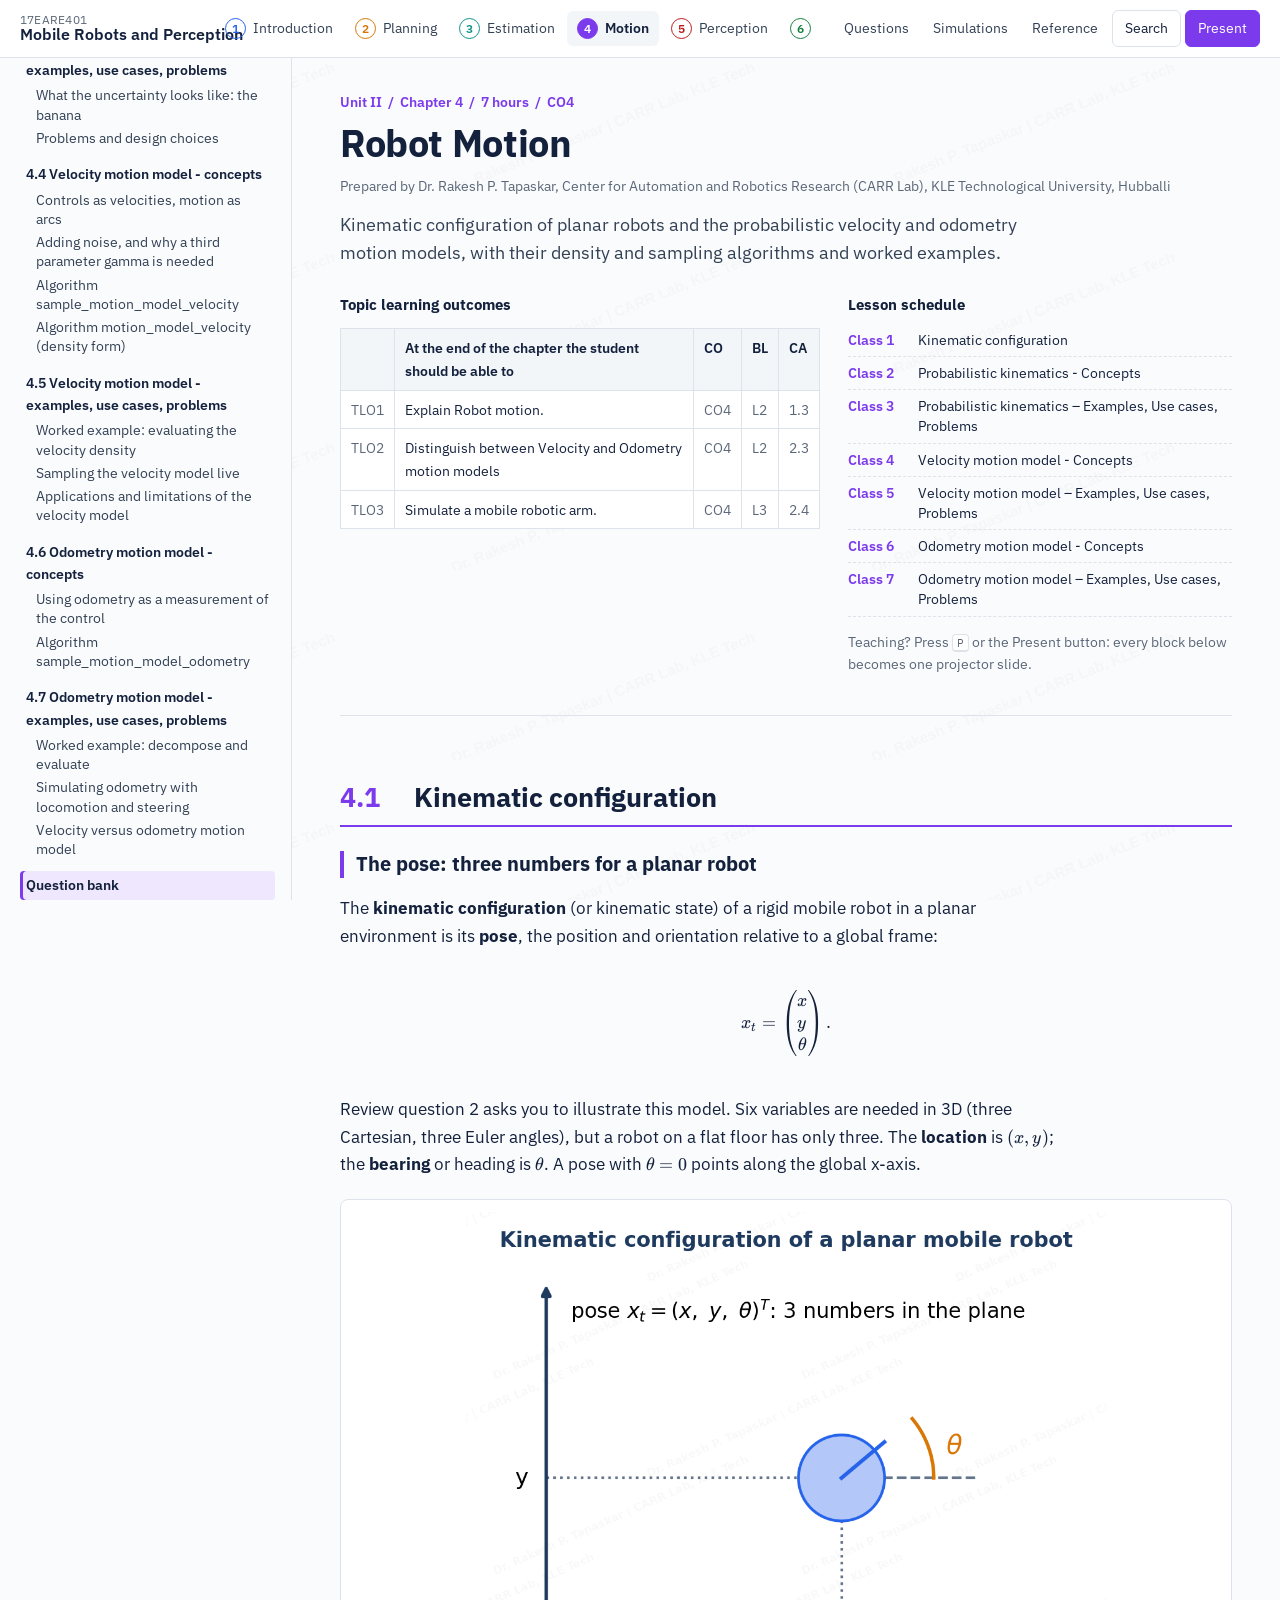
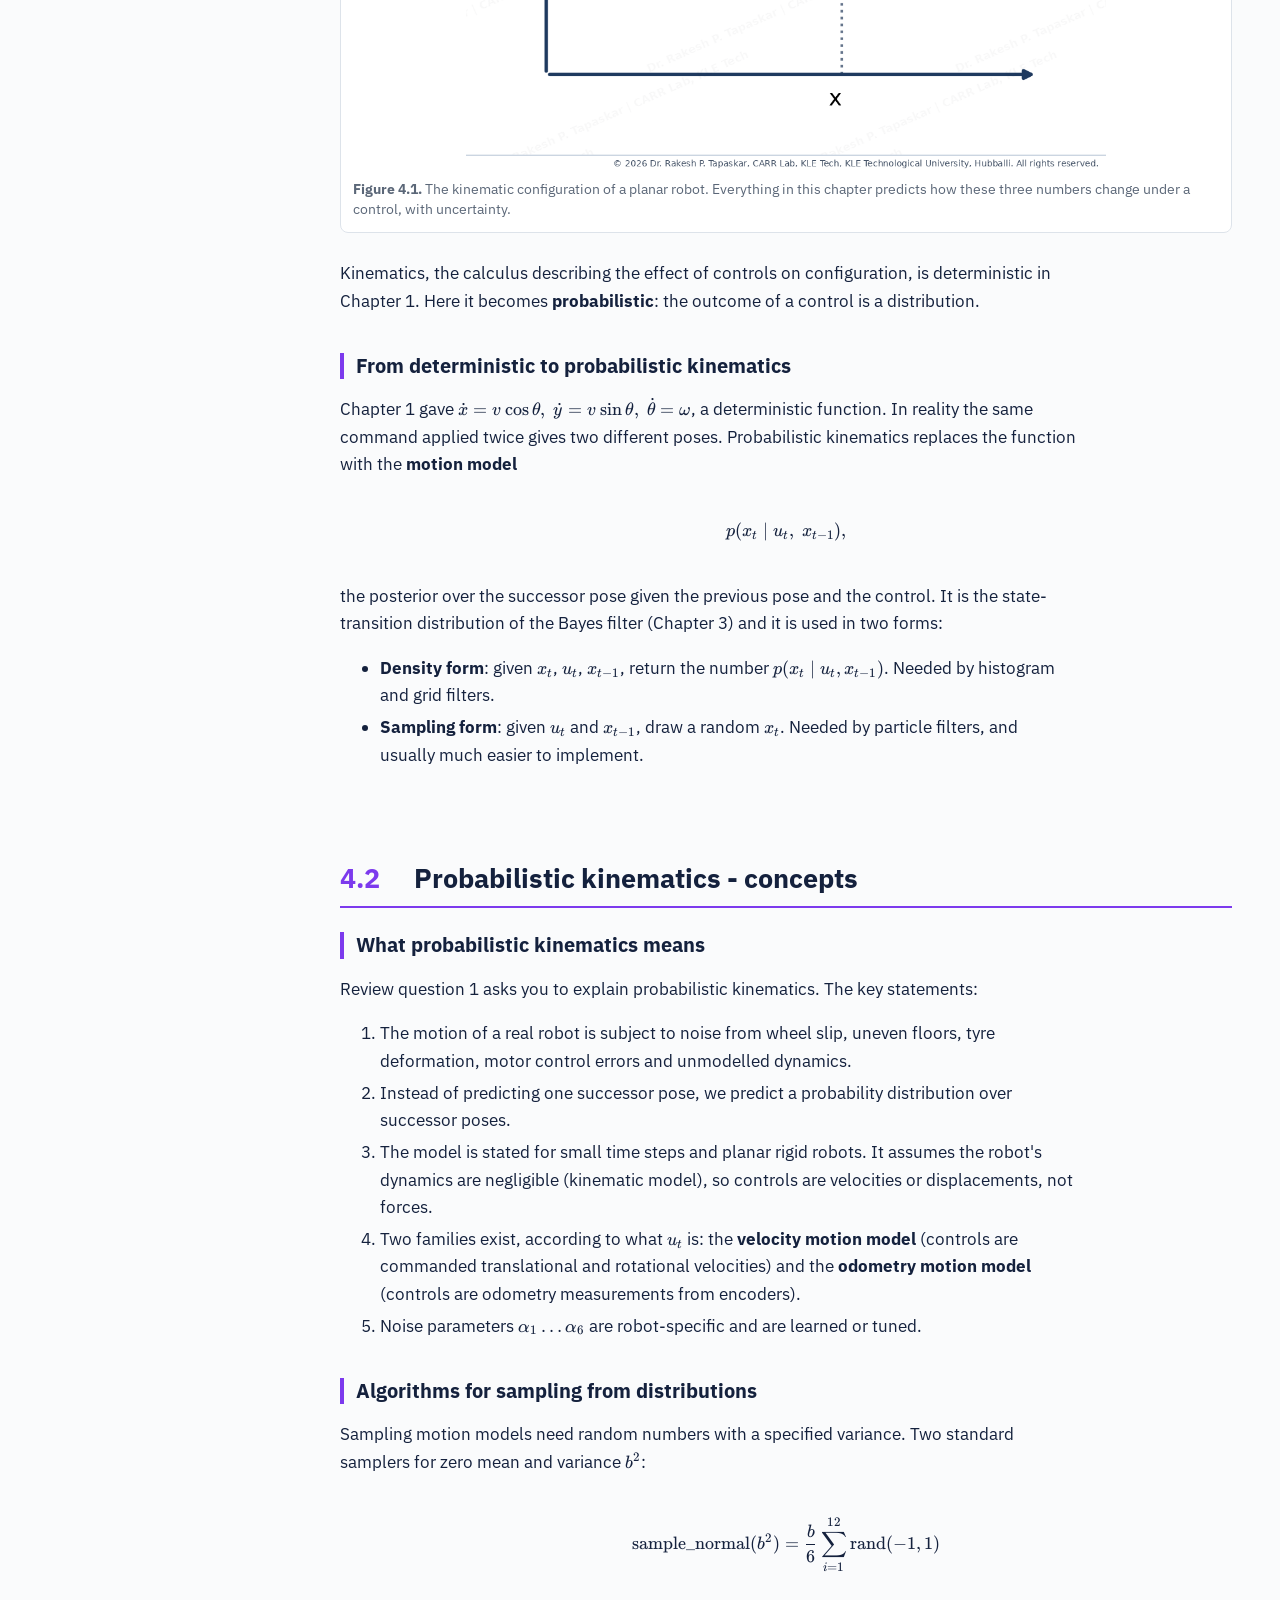
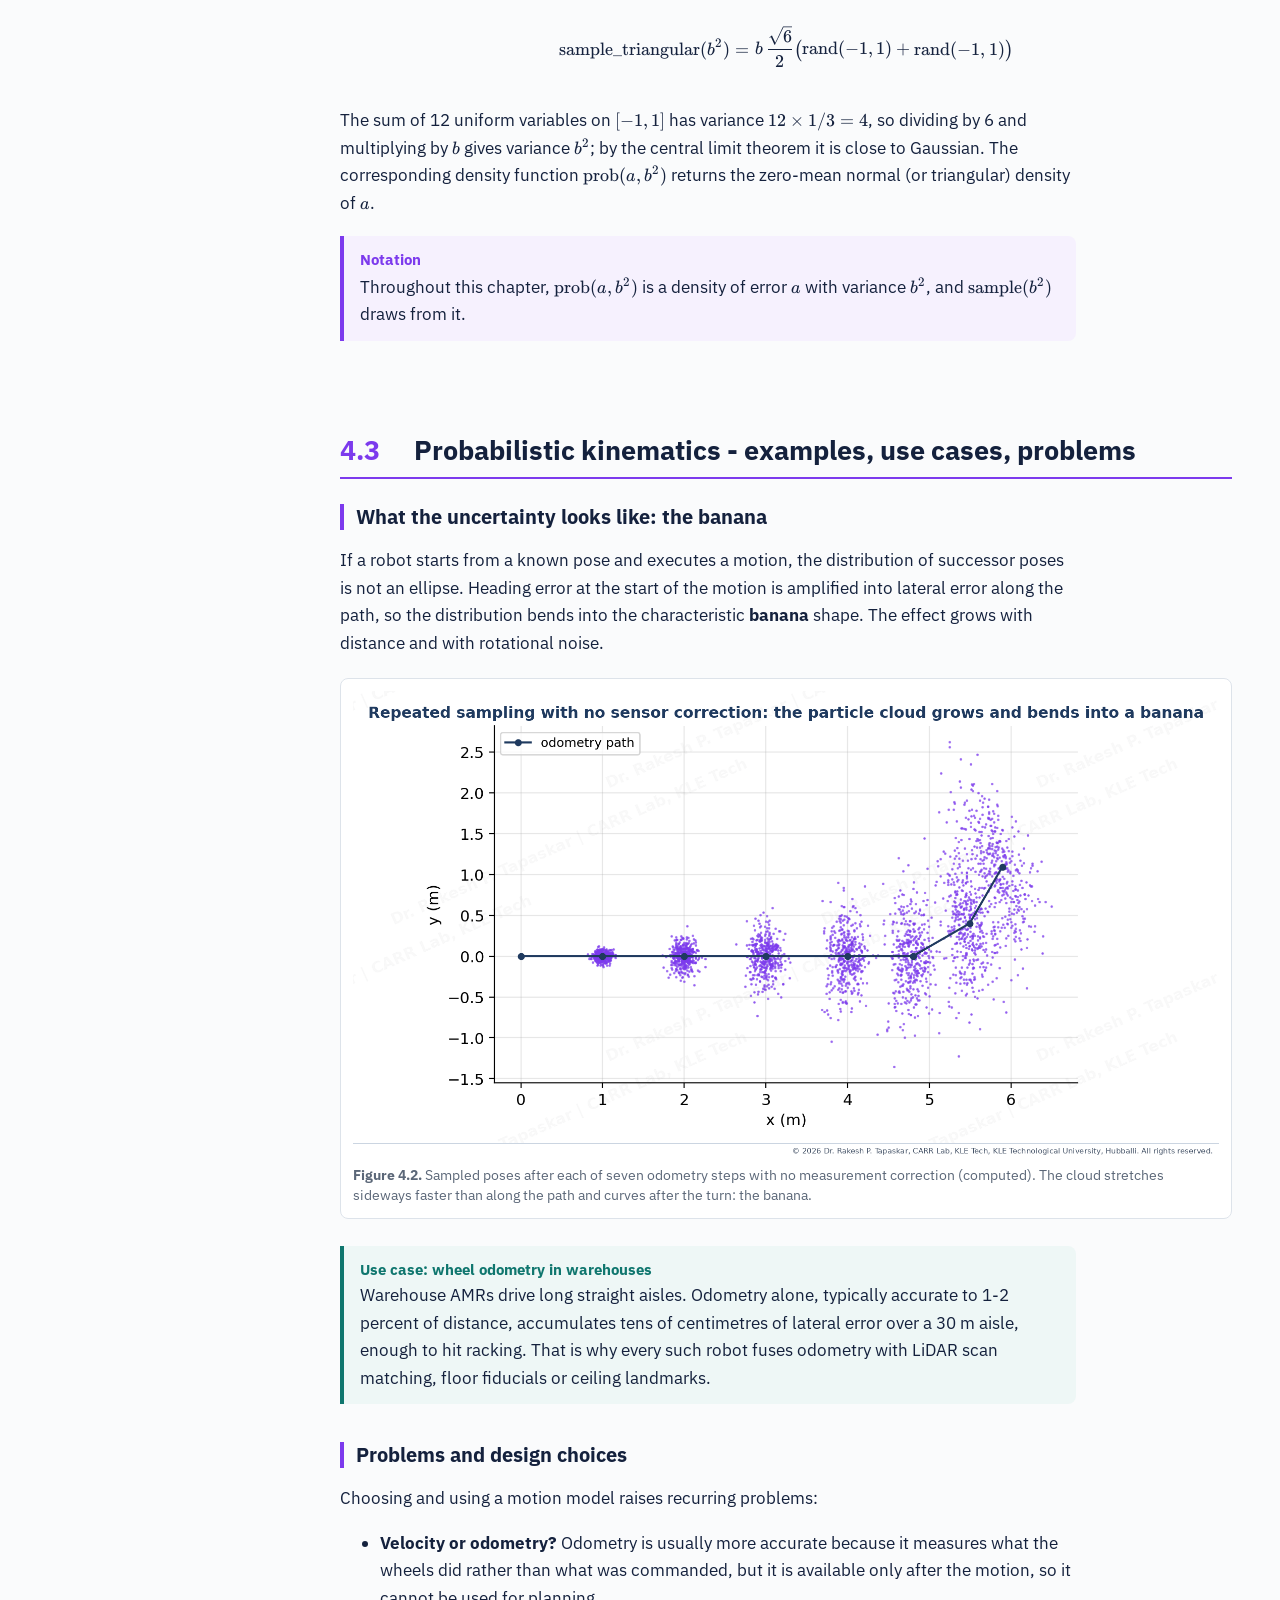
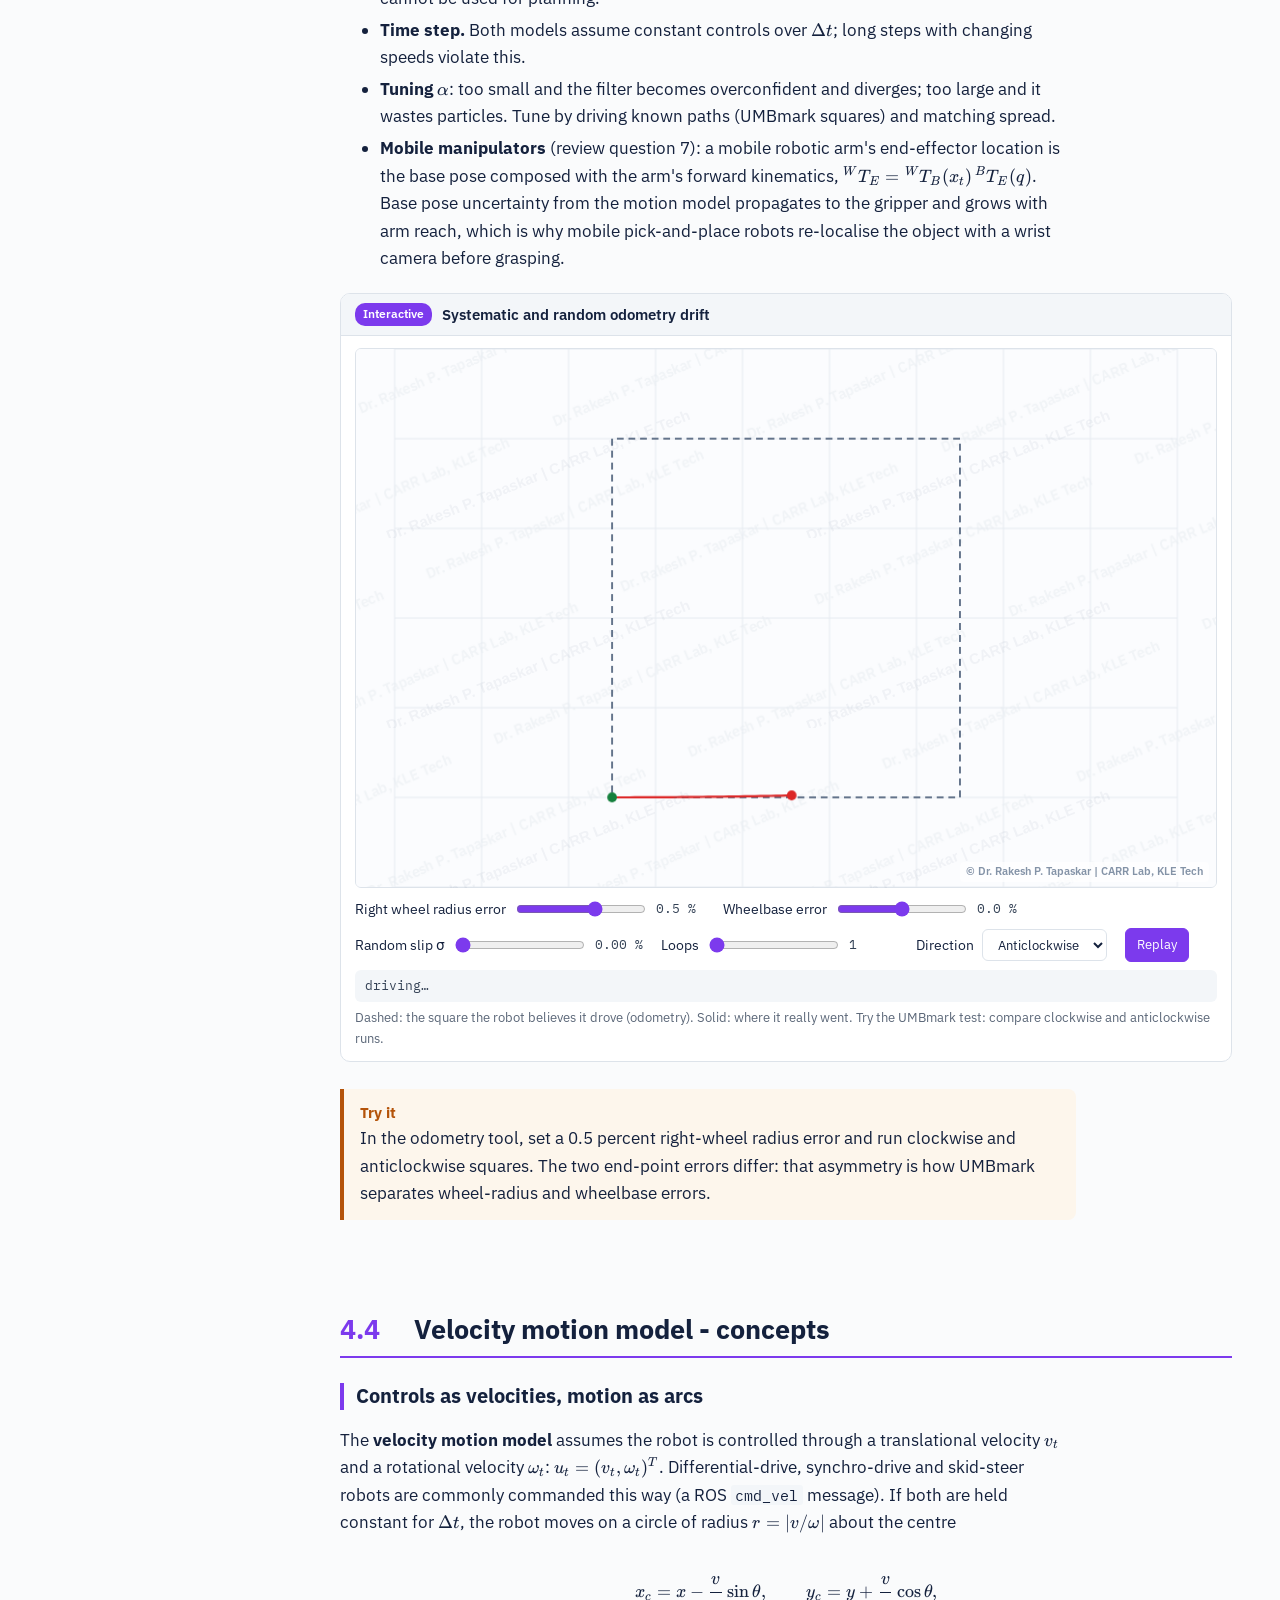
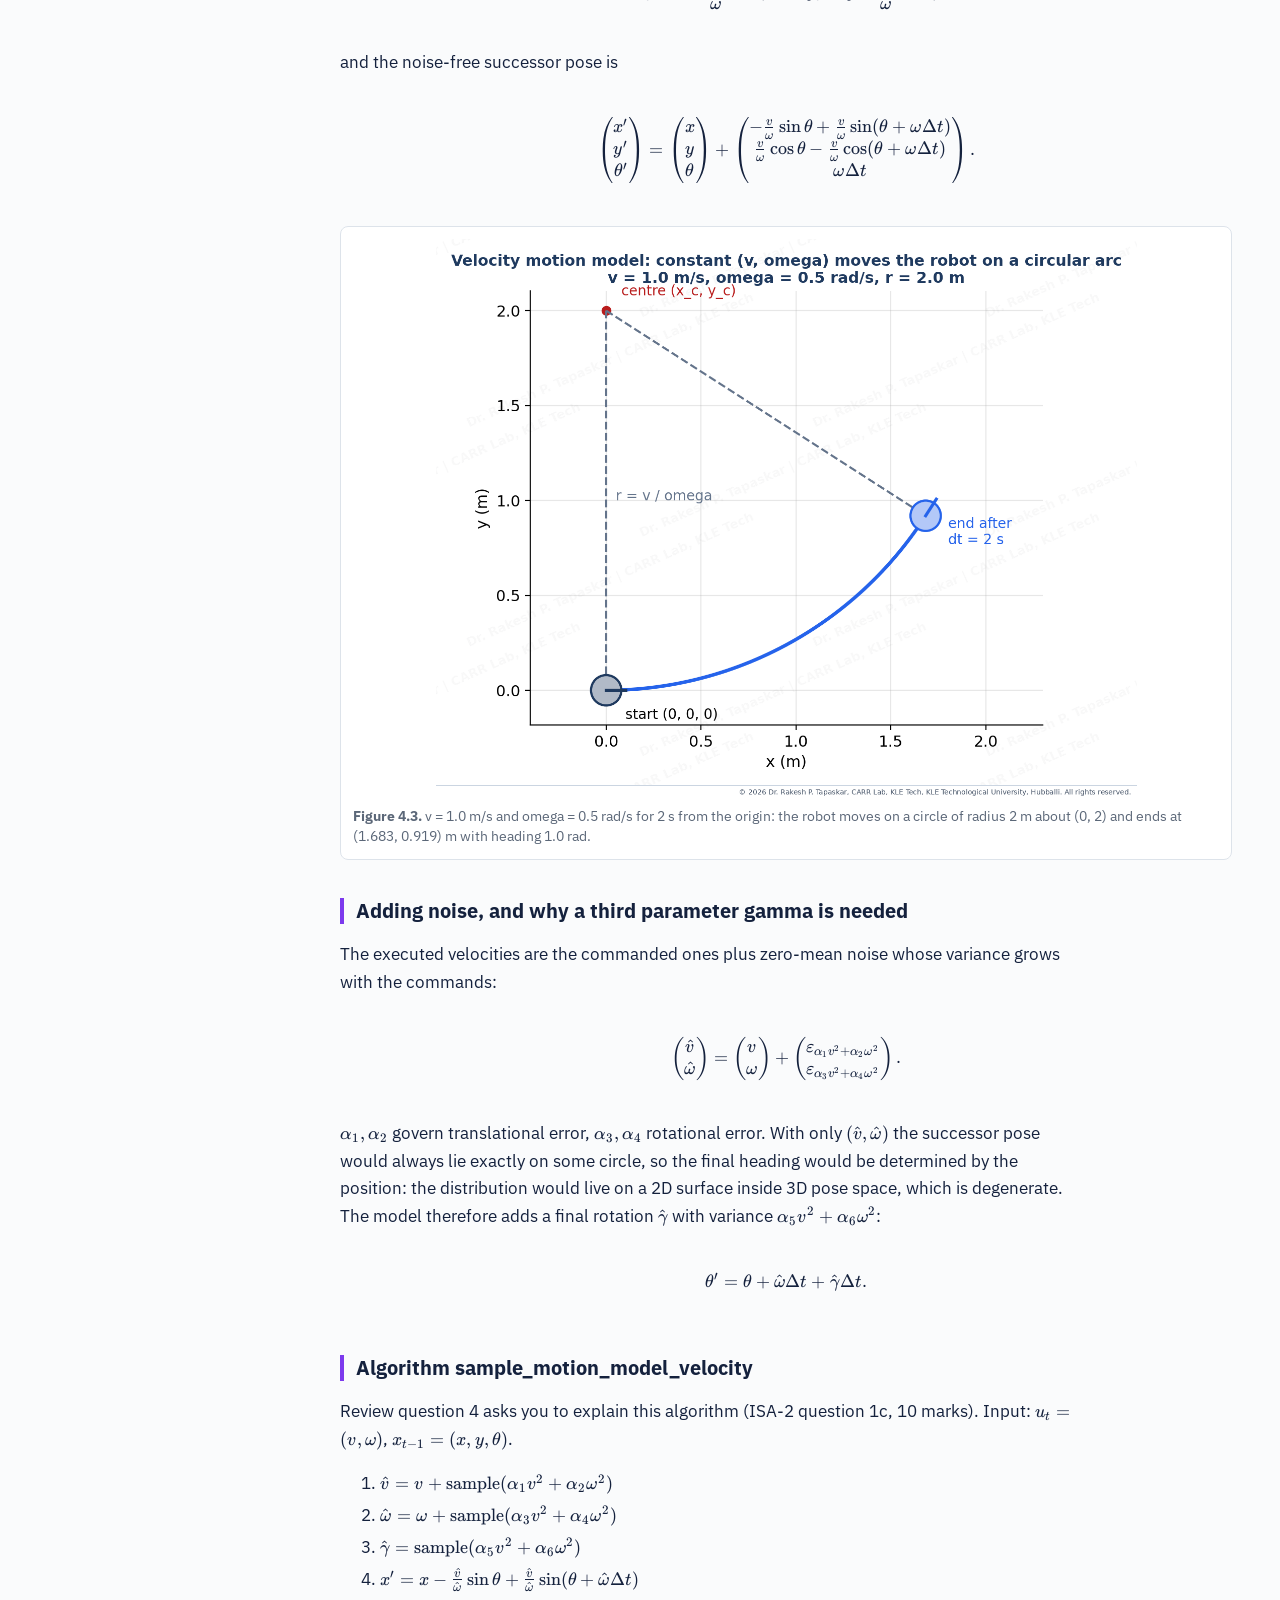
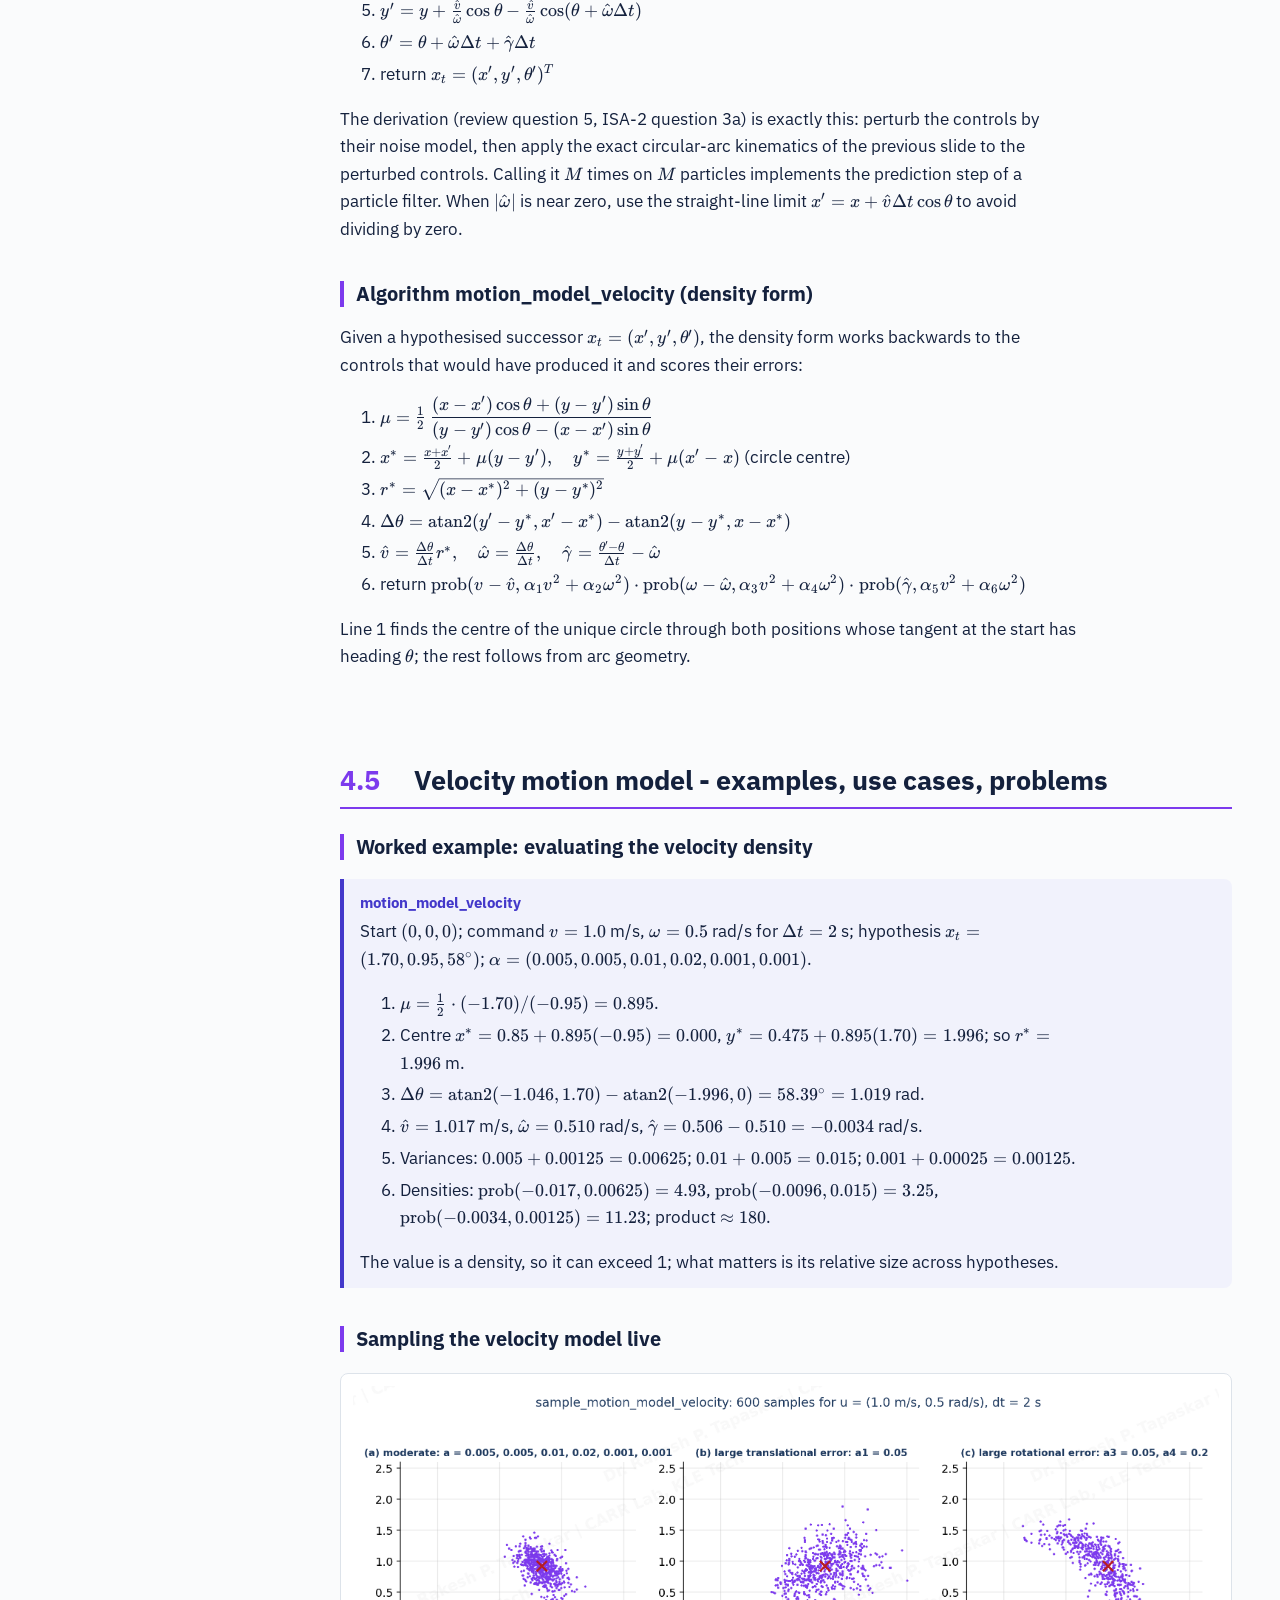
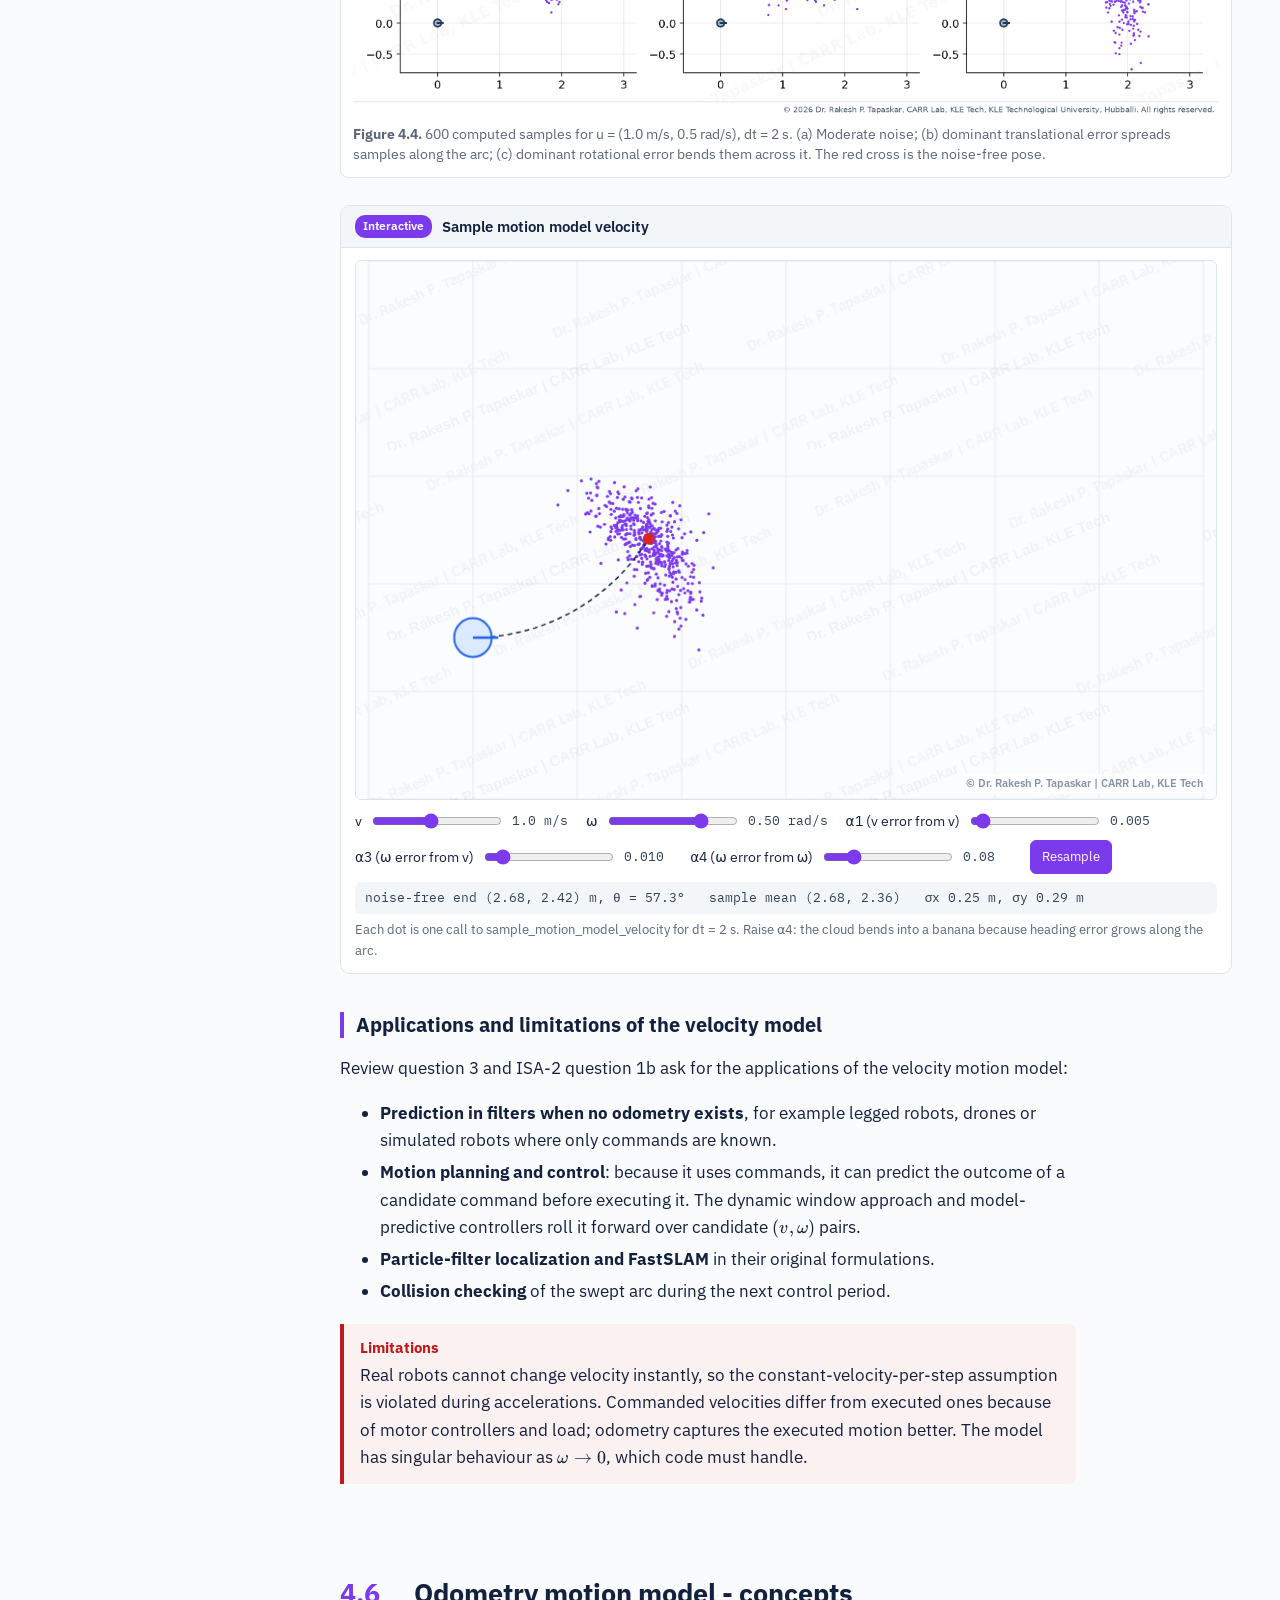
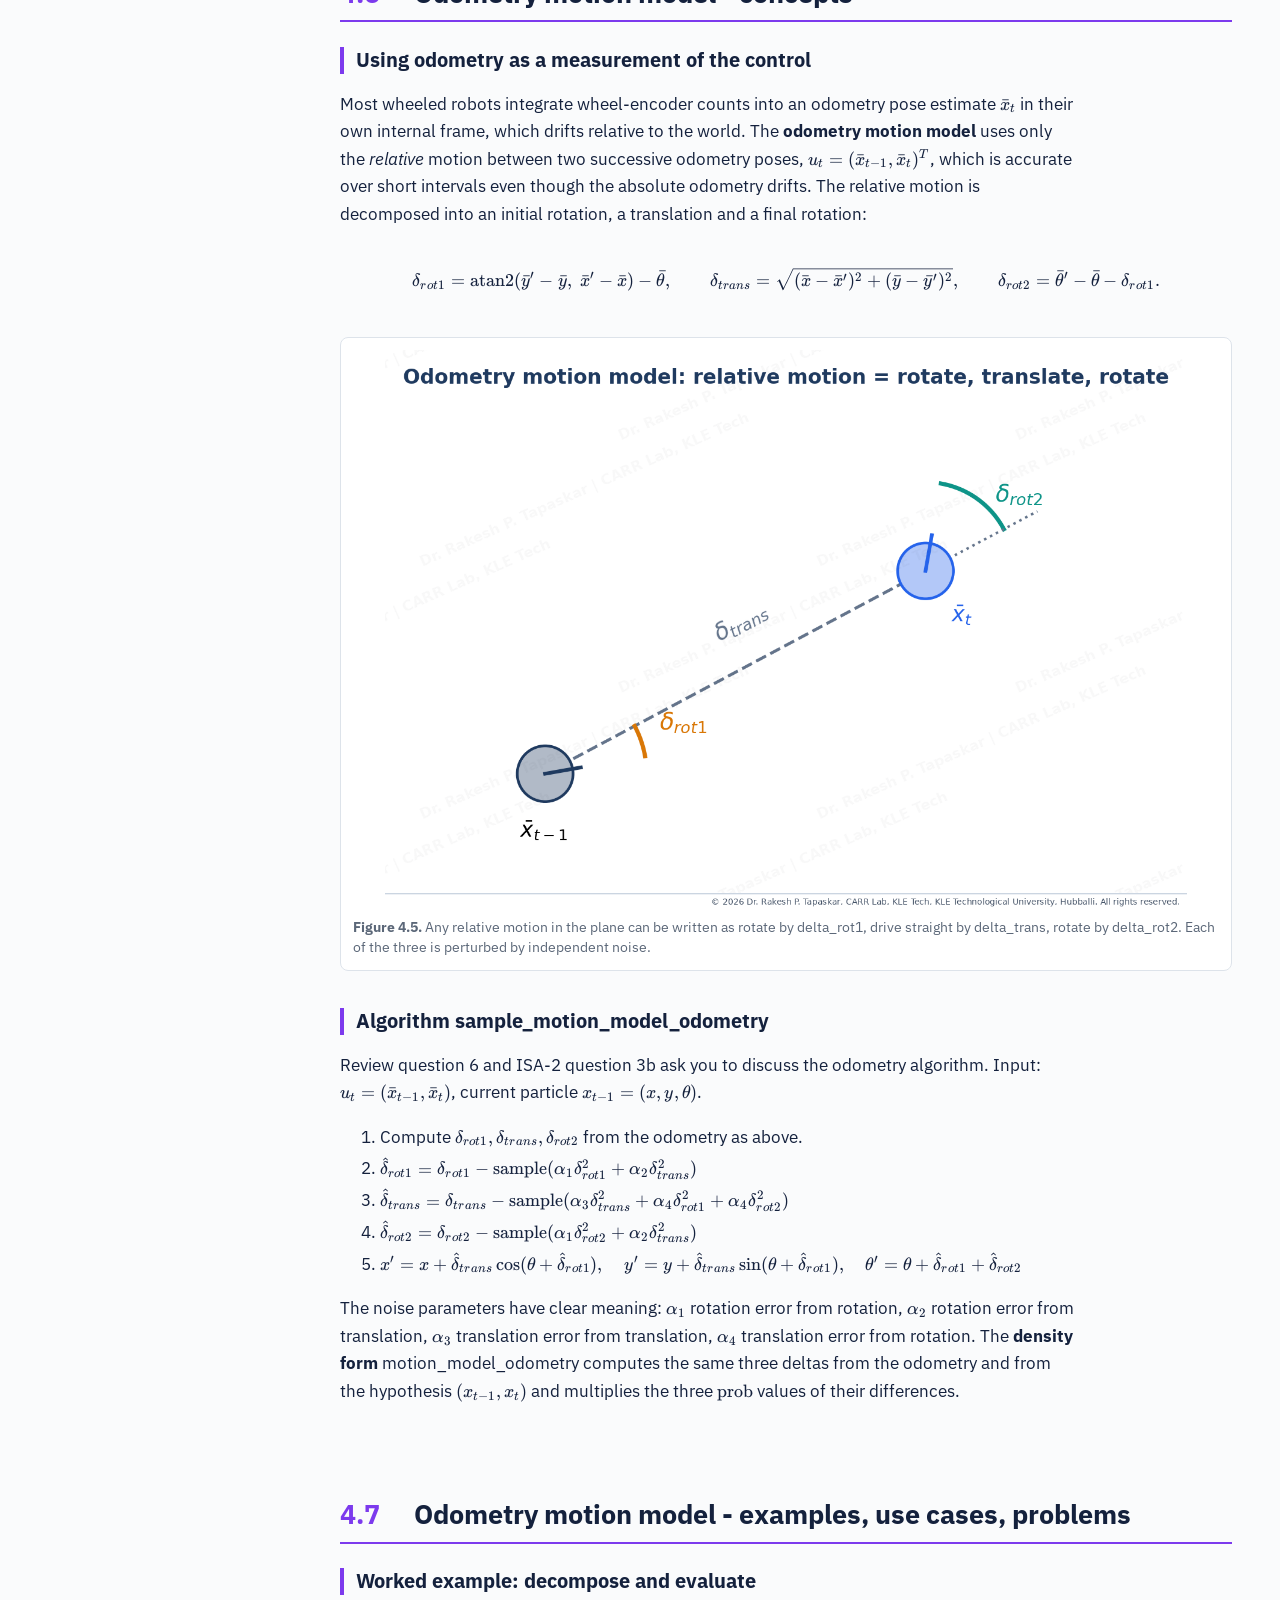
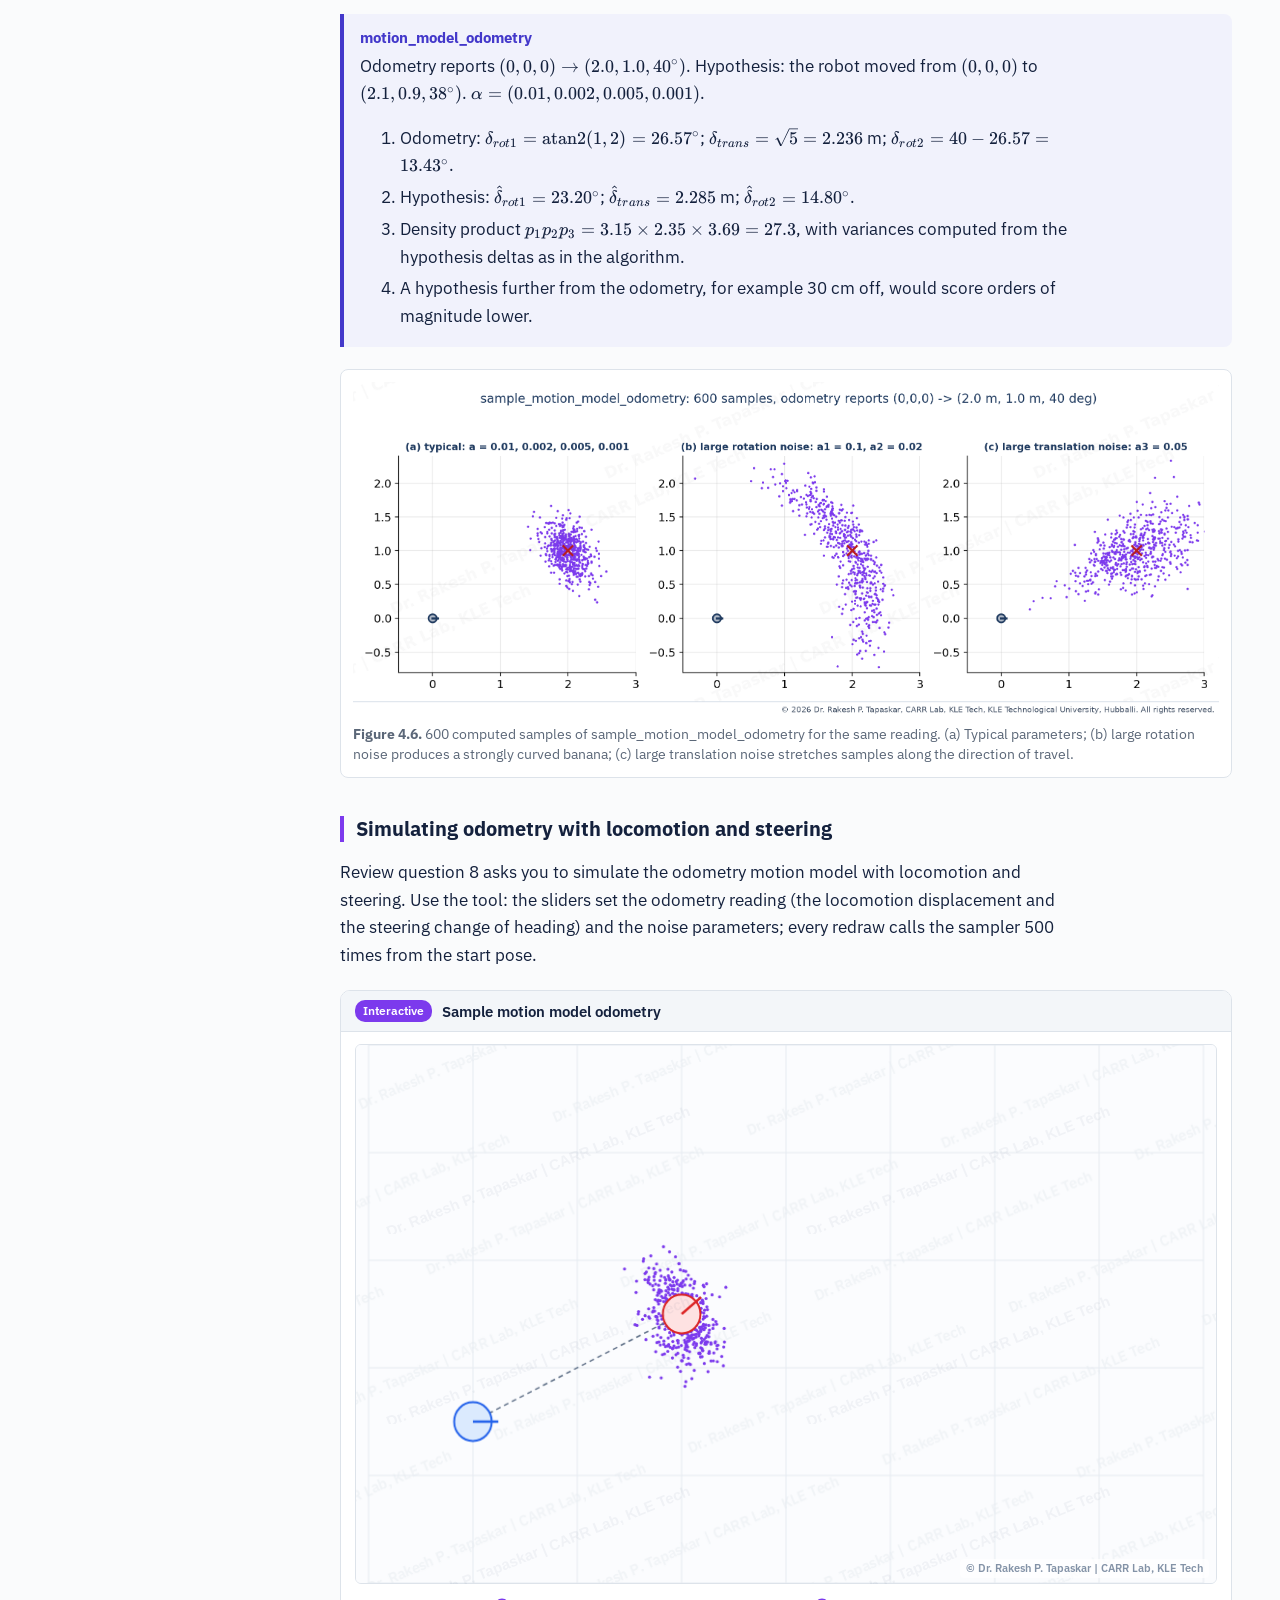
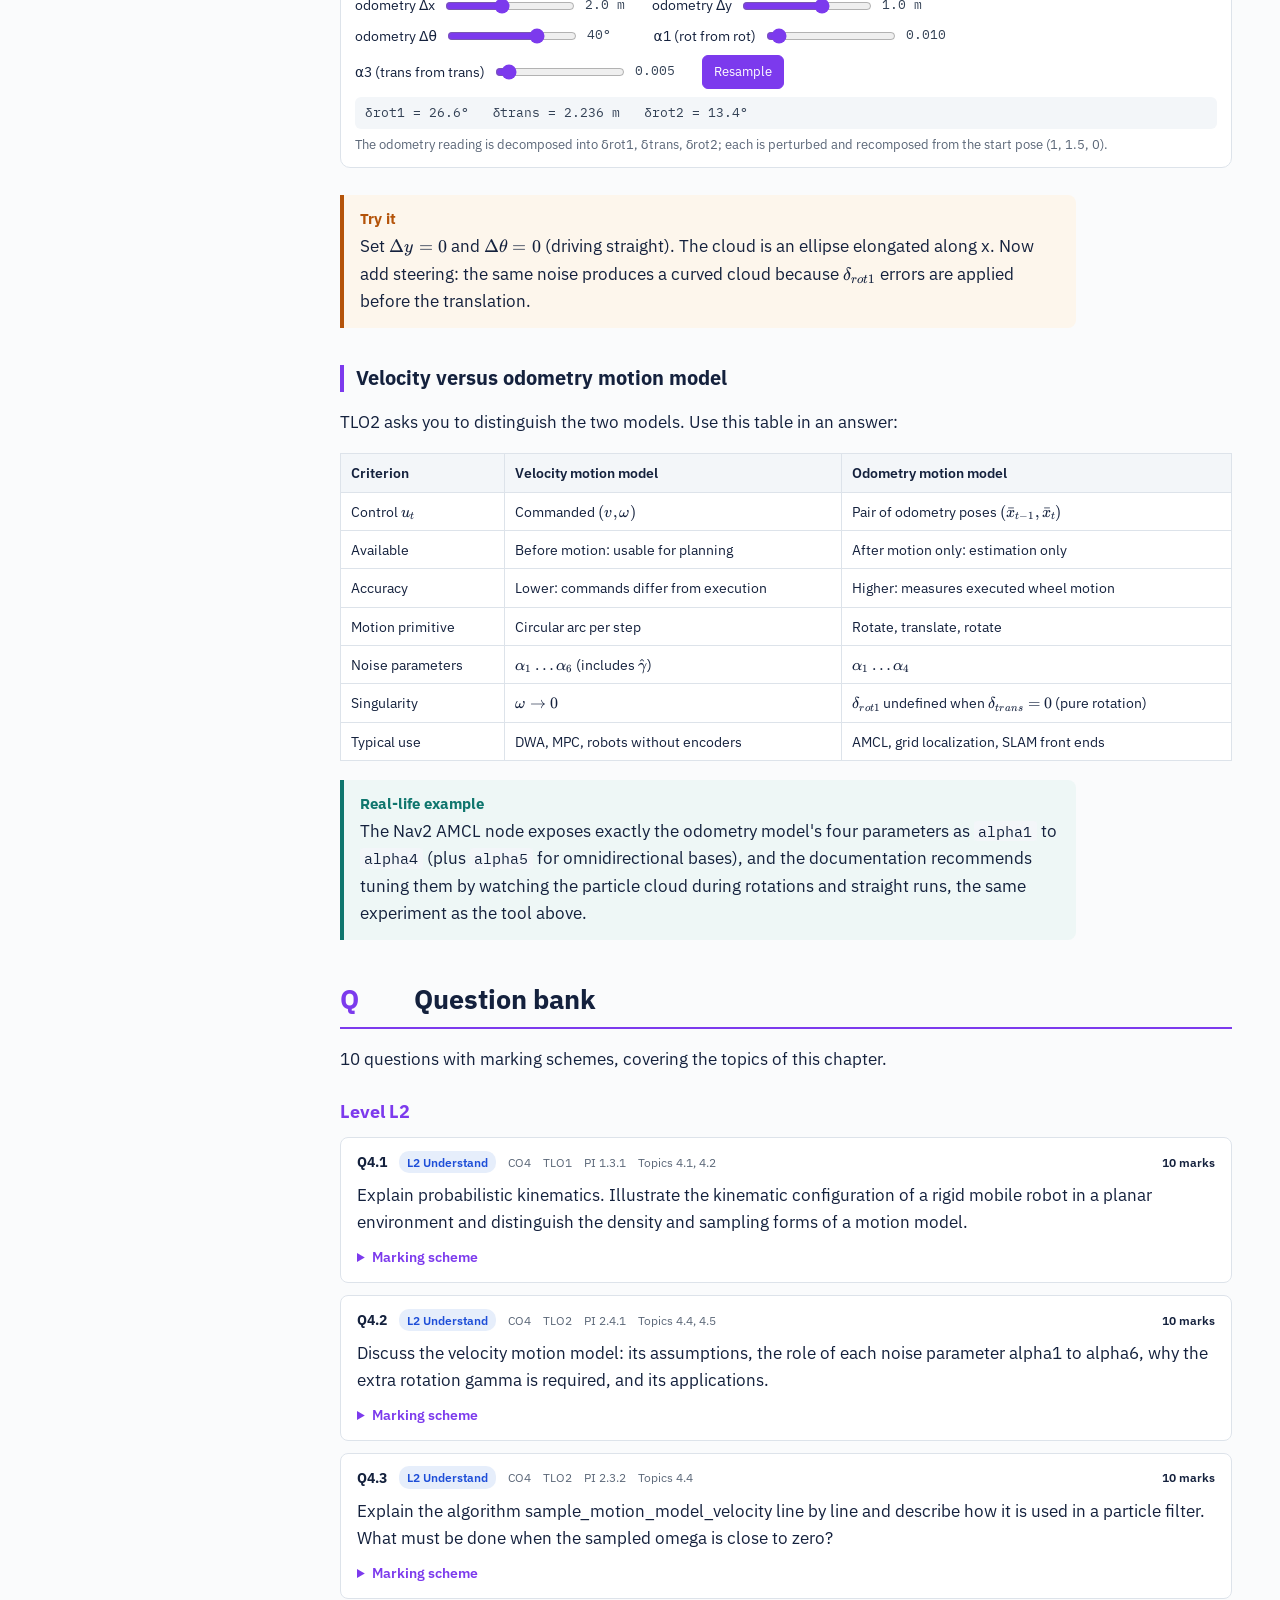
<file: ch4.html>
<!doctype html><html lang="en"><head><meta charset="utf-8"><meta name="viewport" content="width=device-width,initial-scale=1">
<title>Chapter 4: Robot Motion | 17EARE401 Mobile Robots and Perception</title>
<meta name="description" content="Lecture notes and classroom presentation for 17EARE401 Mobile Robots and Perception, KLE Technological University, Hubballi.">
<meta name="author" content="Dr. Rakesh P. Tapaskar"><meta name="copyright" content="© 2026 Dr. Rakesh P. Tapaskar, Center for Automation and Robotics Research (CARR Lab), KLE Technological University, Hubballi. All rights reserved."><meta name="generator" content="CARRLAB-17EARE401-2026">
<script type="application/ld+json">{"@context":"https://schema.org","@type":"LearningResource","name":"17EARE401 Mobile Robots and Perception","author":{"@type":"Person","name":"Dr. Rakesh P. Tapaskar","affiliation":{"@type":"Organization","name":"Center for Automation and Robotics Research (CARR Lab)","parentOrganization":{"@type":"CollegeOrUniversity","name":"KLE Technological University, Hubballi"}}},"copyrightHolder":{"@type":"Person","name":"Dr. Rakesh P. Tapaskar"},"copyrightYear":2026,"license":"All rights reserved"}</script>
<link rel="stylesheet" href="assets/fonts.css"><link rel="stylesheet" href="assets/katex/katex.min.css"><link rel="stylesheet" href="assets/style.css"><link rel="stylesheet" href="assets/wm.css">
<link rel="icon" href="assets/favicon.svg" type="image/svg+xml"></head>
<body class="ch4" style="--ch:#7C3AED" data-chapter="4" data-kind="Chapter" data-src="CARRLAB-17EARE401-2026">
<!-- © 2026 Dr. Rakesh P. Tapaskar, Center for Automation and Robotics Research (CARR Lab), KLE Technological University, Hubballi. All rights reserved. Authored by Dr. Rakesh P. Tapaskar. Provenance ID CARRLAB-17EARE401-2026. -->
<a class="skip" href="#main">Skip to content</a>
<header class="top"><button class="menu-btn" aria-label="Open navigation" aria-expanded="false">Menu</button>
<a class="brand" href="index.html"><span class="brand-code">17EARE401</span><span class="brand-t">Mobile Robots and Perception</span></a>
<nav class="chnav" aria-label="Chapters"><a href="ch1.html" class="" style="--c:#2563EB"><span class="cn">1</span>Introduction</a><a href="ch2.html" class="" style="--c:#D97706"><span class="cn">2</span>Planning</a><a href="ch3.html" class="" style="--c:#0D9488"><span class="cn">3</span>Estimation</a><a href="ch4.html" class="on" style="--c:#7C3AED"><span class="cn">4</span>Motion</a><a href="ch5.html" class="" style="--c:#B91C1C"><span class="cn">5</span>Perception</a><a href="ch6.html" class="" style="--c:#15803D"><span class="cn">6</span>Localization</a><a href="ch7.html" class="" style="--c:#0E7490"><span class="cn">7</span>Mapping</a></nav>
<div class="top-r"><a href="questions.html" class="">Questions</a><a href="simulations.html" class="">Simulations</a><a href="reference.html" class="">Reference</a>
<button class="search-btn" aria-label="Search the notes">Search</button><button class="present-btn" title="Present (P)">Present</button></div></header>
<div class="search-pop" hidden><input type="search" placeholder="Search topics" aria-label="Search"><ol class="search-res"></ol></div>
<div class="wrap"><aside class="side" aria-label="Contents"><div class="side-ch" style="--c:#7C3AED"><span>Unit II, Chapter 4</span><b>Robot Motion</b></div>
<ol class="toc"><li><a href="#t1" class="toc-t">4.1 Kinematic configuration</a><ol><li><a href="#s1">The pose: three numbers for a planar robot</a></li><li><a href="#s2">From deterministic to probabilistic kinematics</a></li></ol></li><li><a href="#t2" class="toc-t">4.2 Probabilistic kinematics - concepts</a><ol><li><a href="#s3">What probabilistic kinematics means</a></li><li><a href="#s4">Algorithms for sampling from distributions</a></li></ol></li><li><a href="#t3" class="toc-t">4.3 Probabilistic kinematics - examples, use cases, problems</a><ol><li><a href="#s5">What the uncertainty looks like: the banana</a></li><li><a href="#s6">Problems and design choices</a></li></ol></li><li><a href="#t4" class="toc-t">4.4 Velocity motion model - concepts</a><ol><li><a href="#s7">Controls as velocities, motion as arcs</a></li><li><a href="#s8">Adding noise, and why a third parameter gamma is needed</a></li><li><a href="#s9">Algorithm sample_motion_model_velocity</a></li><li><a href="#s10">Algorithm motion_model_velocity (density form)</a></li></ol></li><li><a href="#t5" class="toc-t">4.5 Velocity motion model - examples, use cases, problems</a><ol><li><a href="#s11">Worked example: evaluating the velocity density</a></li><li><a href="#s12">Sampling the velocity model live</a></li><li><a href="#s13">Applications and limitations of the velocity model</a></li></ol></li><li><a href="#t6" class="toc-t">4.6 Odometry motion model - concepts</a><ol><li><a href="#s14">Using odometry as a measurement of the control</a></li><li><a href="#s15">Algorithm sample_motion_model_odometry</a></li></ol></li><li><a href="#t7" class="toc-t">4.7 Odometry motion model - examples, use cases, problems</a><ol><li><a href="#s16">Worked example: decompose and evaluate</a></li><li><a href="#s17">Simulating odometry with locomotion and steering</a></li><li><a href="#s18">Velocity versus odometry motion model</a></li></ol></li>
<li><a href="#questions" class="toc-t">Question bank</a></li><li><a href="#review" class="toc-t">Lesson-plan review questions</a></li></ol></aside><main id="main"><div class="ch-head"><div class="ch-kicker">Unit II &nbsp;/&nbsp; Chapter 4 &nbsp;/&nbsp; 7 hours &nbsp;/&nbsp; CO4</div><h1>Robot Motion</h1><p class="byline">Prepared by Dr. Rakesh P. Tapaskar, Center for Automation and Robotics Research (CARR Lab), KLE Technological University, Hubballi</p><p class="ch-lead">Kinematic configuration of planar robots and the probabilistic velocity and odometry motion models, with their density and sampling algorithms and worked examples.</p>
<div class="ch-grid"><div><h4>Topic learning outcomes</h4><table class="tlo"><tr><th></th><th>At the end of the chapter the student should be able to</th><th>CO</th><th>BL</th><th>CA</th></tr><tr><td>TLO1</td><td>Explain Robot motion.</td><td>CO4</td><td>L2</td><td>1.3</td></tr><tr><td>TLO2</td><td>Distinguish between Velocity and Odometry motion models</td><td>CO4</td><td>L2</td><td>2.3</td></tr><tr><td>TLO3</td><td>Simulate a mobile robotic arm.</td><td>CO4</td><td>L3</td><td>2.4</td></tr></table></div>
<div><h4>Lesson schedule</h4><ol class="sched"><li><a href="#t1"><span>Class 1</span>Kinematic configuration</a></li><li><a href="#t2"><span>Class 2</span>Probabilistic kinematics - Concepts</a></li><li><a href="#t3"><span>Class 3</span>Probabilistic kinematics – Examples, Use cases, Problems</a></li><li><a href="#t4"><span>Class 4</span>Velocity motion model - Concepts</a></li><li><a href="#t5"><span>Class 5</span>Velocity motion model – Examples, Use cases, Problems</a></li><li><a href="#t6"><span>Class 6</span>Odometry motion model - Concepts</a></li><li><a href="#t7"><span>Class 7</span>Odometry motion model – Examples, Use cases, Problems</a></li></ol>
<p class="how">Teaching? Press <kbd>P</kbd> or the Present button: every block below becomes one projector slide.</p></div></div></div><section class="topic" id="t1"><h2 class="topic-h"><span class="tnum">4.1</span>Kinematic configuration</h2>

<div class="slide" id="s1" data-topic="4.1 Kinematic configuration"><h3>The pose: three numbers for a planar robot</h3>
<p>The <b>kinematic configuration</b> (or kinematic state) of a rigid mobile robot in a planar environment is its <b>pose</b>, the position and orientation relative to a global frame:</p>
<div class="eq"><span class="katex-display"><span class="katex"><span class="katex-mathml"><math xmlns="http://www.w3.org/1998/Math/MathML" display="block"><semantics><mrow><msub><mi>x</mi><mi>t</mi></msub><mo>=</mo><mrow><mo fence="true">(</mo><mtable rowspacing="0.16em" columnalign="center" columnspacing="1em"><mtr><mtd><mstyle scriptlevel="0" displaystyle="false"><mi>x</mi></mstyle></mtd></mtr><mtr><mtd><mstyle scriptlevel="0" displaystyle="false"><mi>y</mi></mstyle></mtd></mtr><mtr><mtd><mstyle scriptlevel="0" displaystyle="false"><mi>θ</mi></mstyle></mtd></mtr></mtable><mo fence="true">)</mo></mrow><mi mathvariant="normal">.</mi></mrow><annotation encoding="application/x-tex">x_t = \begin{pmatrix} x \\ y \\ \theta \end{pmatrix}.</annotation></semantics></math></span><span class="katex-html" aria-hidden="true"><span class="katex-base"><span class="katex-strut" style="height:0.5806em;vertical-align:-0.15em;"></span><span class="mord"><span class="mord mathnormal">x</span><span class="msupsub"><span class="vlist-t vlist-t2"><span class="vlist-r"><span class="vlist" style="height:0.2806em;"><span style="top:-2.55em;margin-left:0em;margin-right:0.05em;"><span class="pstrut" style="height:2.7em;"></span><span class="katex-sizing reset-size6 size3 mtight"><span class="mord mathnormal mtight">t</span></span></span></span><span class="vlist-s">​</span></span><span class="vlist-r"><span class="vlist" style="height:0.15em;"><span></span></span></span></span></span></span><span class="mspace" style="margin-right:0.2778em;"></span><span class="mrel">=</span><span class="mspace" style="margin-right:0.2778em;"></span></span><span class="katex-base"><span class="katex-strut" style="height:3.6em;vertical-align:-1.55em;"></span><span class="minner"><span class="mopen"><span class="delimsizing mult"><span class="vlist-t vlist-t2"><span class="vlist-r"><span class="vlist" style="height:2.05em;"><span style="top:-4.05em;"><span class="pstrut" style="height:5.6em;"></span><span style="width:0.875em;height:3.6em;"><svg xmlns="http://www.w3.org/2000/svg" width="0.875em" height="3.6em" viewBox="0 0 875 3600"><path d="M863,9c0,-2,-2,-5,-6,-9c0,0,-17,0,-17,0c-12.7,0,-19.3,0.3,-20,1
c-5.3,5.3,-10.3,11,-15,17c-242.7,294.7,-395.3,682,-458,1162c-21.3,163.3,-33.3,349,
-36,557 l0,84c0.2,6,0,26,0,60c2,159.3,10,310.7,24,454c53.3,528,210,
949.7,470,1265c4.7,6,9.7,11.7,15,17c0.7,0.7,7,1,19,1c0,0,18,0,18,0c4,-4,6,-7,6,-9
c0,-2.7,-3.3,-8.7,-10,-18c-135.3,-192.7,-235.5,-414.3,-300.5,-665c-65,-250.7,-102.5,
-544.7,-112.5,-882c-2,-104,-3,-167,-3,-189
l0,-92c0,-162.7,5.7,-314,17,-454c20.7,-272,63.7,-513,129,-723c65.3,
-210,155.3,-396.3,270,-559c6.7,-9.3,10,-15.3,10,-18z"/></svg></span></span></span><span class="vlist-s">​</span></span><span class="vlist-r"><span class="vlist" style="height:1.55em;"><span></span></span></span></span></span></span><span class="mord"><span class="mtable"><span class="col-align-c"><span class="vlist-t vlist-t2"><span class="vlist-r"><span class="vlist" style="height:2.05em;"><span style="top:-4.21em;"><span class="pstrut" style="height:3em;"></span><span class="mord"><span class="mord mathnormal">x</span></span></span><span style="top:-3.01em;"><span class="pstrut" style="height:3em;"></span><span class="mord"><span class="mord mathnormal" style="margin-right:0.0359em;">y</span></span></span><span style="top:-1.81em;"><span class="pstrut" style="height:3em;"></span><span class="mord"><span class="mord mathnormal" style="margin-right:0.0278em;">θ</span></span></span></span><span class="vlist-s">​</span></span><span class="vlist-r"><span class="vlist" style="height:1.55em;"><span></span></span></span></span></span></span></span><span class="mclose"><span class="delimsizing mult"><span class="vlist-t vlist-t2"><span class="vlist-r"><span class="vlist" style="height:2.05em;"><span style="top:-4.05em;"><span class="pstrut" style="height:5.6em;"></span><span style="width:0.875em;height:3.6em;"><svg xmlns="http://www.w3.org/2000/svg" width="0.875em" height="3.6em" viewBox="0 0 875 3600"><path d="M76,0c-16.7,0,-25,3,-25,9c0,2,2,6.3,6,13c21.3,28.7,42.3,60.3,
63,95c96.7,156.7,172.8,332.5,228.5,527.5c55.7,195,92.8,416.5,111.5,664.5
c11.3,139.3,17,290.7,17,454c0,28,1.7,43,3.3,45l0,9
c-3,4,-3.3,16.7,-3.3,38c0,162,-5.7,313.7,-17,455c-18.7,248,-55.8,469.3,-111.5,664
c-55.7,194.7,-131.8,370.3,-228.5,527c-20.7,34.7,-41.7,66.3,-63,95c-2,3.3,-4,7,-6,11
c0,7.3,5.7,11,17,11c0,0,11,0,11,0c9.3,0,14.3,-0.3,15,-1c5.3,-5.3,10.3,-11,15,-17
c242.7,-294.7,395.3,-681.7,458,-1161c21.3,-164.7,33.3,-350.7,36,-558
l0,-144c-2,-159.3,-10,-310.7,-24,-454c-53.3,-528,-210,-949.7,
-470,-1265c-4.7,-6,-9.7,-11.7,-15,-17c-0.7,-0.7,-6.7,-1,-18,-1z"/></svg></span></span></span><span class="vlist-s">​</span></span><span class="vlist-r"><span class="vlist" style="height:1.55em;"><span></span></span></span></span></span></span></span><span class="mspace" style="margin-right:0.1667em;"></span><span class="mord">.</span></span></span></span></span></div>
<p>Review question 2 asks you to illustrate this model. Six variables are needed in 3D (three Cartesian, three Euler angles), but a robot on a flat floor has only three. The <b>location</b> is <span class="katex"><span class="katex-mathml"><math xmlns="http://www.w3.org/1998/Math/MathML"><semantics><mrow><mo stretchy="false">(</mo><mi>x</mi><mo separator="true">,</mo><mi>y</mi><mo stretchy="false">)</mo></mrow><annotation encoding="application/x-tex">(x, y)</annotation></semantics></math></span><span class="katex-html" aria-hidden="true"><span class="katex-base"><span class="katex-strut" style="height:1em;vertical-align:-0.25em;"></span><span class="mopen">(</span><span class="mord mathnormal">x</span><span class="mpunct">,</span><span class="mspace" style="margin-right:0.1667em;"></span><span class="mord mathnormal" style="margin-right:0.0359em;">y</span><span class="mclose">)</span></span></span></span>; the <b>bearing</b> or heading is <span class="katex"><span class="katex-mathml"><math xmlns="http://www.w3.org/1998/Math/MathML"><semantics><mrow><mi>θ</mi></mrow><annotation encoding="application/x-tex">\theta</annotation></semantics></math></span><span class="katex-html" aria-hidden="true"><span class="katex-base"><span class="katex-strut" style="height:0.6944em;"></span><span class="mord mathnormal" style="margin-right:0.0278em;">θ</span></span></span></span>. A pose with <span class="katex"><span class="katex-mathml"><math xmlns="http://www.w3.org/1998/Math/MathML"><semantics><mrow><mi>θ</mi><mo>=</mo><mn>0</mn></mrow><annotation encoding="application/x-tex">\theta = 0</annotation></semantics></math></span><span class="katex-html" aria-hidden="true"><span class="katex-base"><span class="katex-strut" style="height:0.6944em;"></span><span class="mord mathnormal" style="margin-right:0.0278em;">θ</span><span class="mspace" style="margin-right:0.2778em;"></span><span class="mrel">=</span><span class="mspace" style="margin-right:0.2778em;"></span></span><span class="katex-base"><span class="katex-strut" style="height:0.6444em;"></span><span class="mord">0</span></span></span></span> points along the global x-axis.</p>
<figure><a class="zoom" href="fig/N26_pose.png" title="Open full size"><img src="fig/N26_pose.png" alt="The kinematic configuration of a planar robot. Everything in this chapter predicts how these three numbers change under a control, with uncertainty." loading="lazy"></a><figcaption><b>Figure 4.1.</b> The kinematic configuration of a planar robot. Everything in this chapter predicts how these three numbers change under a control, with uncertainty.</figcaption></figure>
<p>Kinematics, the calculus describing the effect of controls on configuration, is deterministic in Chapter 1. Here it becomes <b>probabilistic</b>: the outcome of a control is a distribution.</p>
</div>

<div class="slide" id="s2" data-topic="4.1 Kinematic configuration"><h3>From deterministic to probabilistic kinematics</h3>
<p>Chapter 1 gave <span class="katex"><span class="katex-mathml"><math xmlns="http://www.w3.org/1998/Math/MathML"><semantics><mrow><mover accent="true"><mi>x</mi><mo>˙</mo></mover><mo>=</mo><mi>v</mi><mi>cos</mi><mo>⁡</mo><mi>θ</mi><mo separator="true">,</mo><mtext> </mtext><mover accent="true"><mi>y</mi><mo>˙</mo></mover><mo>=</mo><mi>v</mi><mi>sin</mi><mo>⁡</mo><mi>θ</mi><mo separator="true">,</mo><mtext> </mtext><mover accent="true"><mi>θ</mi><mo>˙</mo></mover><mo>=</mo><mi>ω</mi></mrow><annotation encoding="application/x-tex">\dot x = v\cos\theta,\ \dot y = v\sin\theta,\ \dot\theta = \omega</annotation></semantics></math></span><span class="katex-html" aria-hidden="true"><span class="katex-base"><span class="katex-strut" style="height:0.6679em;"></span><span class="mord katex-accent"><span class="vlist-t"><span class="vlist-r"><span class="vlist" style="height:0.6679em;"><span style="top:-3em;"><span class="pstrut" style="height:3em;"></span><span class="mord mathnormal">x</span></span><span style="top:-3em;"><span class="pstrut" style="height:3em;"></span><span class="accent-body" style="left:-0.1111em;"><span class="mord">˙</span></span></span></span></span></span></span><span class="mspace" style="margin-right:0.2778em;"></span><span class="mrel">=</span><span class="mspace" style="margin-right:0.2778em;"></span></span><span class="katex-base"><span class="katex-strut" style="height:0.8889em;vertical-align:-0.1944em;"></span><span class="mord mathnormal" style="margin-right:0.0359em;">v</span><span class="mspace" style="margin-right:0.1667em;"></span><span class="mop">cos</span><span class="mspace" style="margin-right:0.1667em;"></span><span class="mord mathnormal" style="margin-right:0.0278em;">θ</span><span class="mpunct">,</span><span class="mspace"> </span><span class="mspace" style="margin-right:0.1667em;"></span><span class="mord katex-accent"><span class="vlist-t vlist-t2"><span class="vlist-r"><span class="vlist" style="height:0.6679em;"><span style="top:-3em;"><span class="pstrut" style="height:3em;"></span><span class="mord mathnormal" style="margin-right:0.0359em;">y</span></span><span style="top:-3em;"><span class="pstrut" style="height:3em;"></span><span class="accent-body" style="left:-0.0833em;"><span class="mord">˙</span></span></span></span><span class="vlist-s">​</span></span><span class="vlist-r"><span class="vlist" style="height:0.1944em;"><span></span></span></span></span></span><span class="mspace" style="margin-right:0.2778em;"></span><span class="mrel">=</span><span class="mspace" style="margin-right:0.2778em;"></span></span><span class="katex-base"><span class="katex-strut" style="height:1.1257em;vertical-align:-0.1944em;"></span><span class="mord mathnormal" style="margin-right:0.0359em;">v</span><span class="mspace" style="margin-right:0.1667em;"></span><span class="mop">sin</span><span class="mspace" style="margin-right:0.1667em;"></span><span class="mord mathnormal" style="margin-right:0.0278em;">θ</span><span class="mpunct">,</span><span class="mspace"> </span><span class="mspace" style="margin-right:0.1667em;"></span><span class="mord katex-accent"><span class="vlist-t"><span class="vlist-r"><span class="vlist" style="height:0.9313em;"><span style="top:-3em;"><span class="pstrut" style="height:3em;"></span><span class="mord mathnormal" style="margin-right:0.0278em;">θ</span></span><span style="top:-3.2634em;"><span class="pstrut" style="height:3em;"></span><span class="accent-body" style="left:-0.0556em;"><span class="mord">˙</span></span></span></span></span></span></span><span class="mspace" style="margin-right:0.2778em;"></span><span class="mrel">=</span><span class="mspace" style="margin-right:0.2778em;"></span></span><span class="katex-base"><span class="katex-strut" style="height:0.4306em;"></span><span class="mord mathnormal" style="margin-right:0.0359em;">ω</span></span></span></span>, a deterministic function. In reality the same command applied twice gives two different poses. Probabilistic kinematics replaces the function with the <b>motion model</b></p>
<div class="eq"><span class="katex-display"><span class="katex"><span class="katex-mathml"><math xmlns="http://www.w3.org/1998/Math/MathML" display="block"><semantics><mrow><mi>p</mi><mo stretchy="false">(</mo><msub><mi>x</mi><mi>t</mi></msub><mo>∣</mo><msub><mi>u</mi><mi>t</mi></msub><mo separator="true">,</mo><mtext> </mtext><msub><mi>x</mi><mrow><mi>t</mi><mo>−</mo><mn>1</mn></mrow></msub><mo stretchy="false">)</mo><mo separator="true">,</mo></mrow><annotation encoding="application/x-tex">p(x_t \mid u_t,\ x_{t-1}),</annotation></semantics></math></span><span class="katex-html" aria-hidden="true"><span class="katex-base"><span class="katex-strut" style="height:1em;vertical-align:-0.25em;"></span><span class="mord mathnormal">p</span><span class="mopen">(</span><span class="mord"><span class="mord mathnormal">x</span><span class="msupsub"><span class="vlist-t vlist-t2"><span class="vlist-r"><span class="vlist" style="height:0.2806em;"><span style="top:-2.55em;margin-left:0em;margin-right:0.05em;"><span class="pstrut" style="height:2.7em;"></span><span class="katex-sizing reset-size6 size3 mtight"><span class="mord mathnormal mtight">t</span></span></span></span><span class="vlist-s">​</span></span><span class="vlist-r"><span class="vlist" style="height:0.15em;"><span></span></span></span></span></span></span><span class="mspace" style="margin-right:0.2778em;"></span><span class="mrel">∣</span><span class="mspace" style="margin-right:0.2778em;"></span></span><span class="katex-base"><span class="katex-strut" style="height:1em;vertical-align:-0.25em;"></span><span class="mord"><span class="mord mathnormal">u</span><span class="msupsub"><span class="vlist-t vlist-t2"><span class="vlist-r"><span class="vlist" style="height:0.2806em;"><span style="top:-2.55em;margin-left:0em;margin-right:0.05em;"><span class="pstrut" style="height:2.7em;"></span><span class="katex-sizing reset-size6 size3 mtight"><span class="mord mathnormal mtight">t</span></span></span></span><span class="vlist-s">​</span></span><span class="vlist-r"><span class="vlist" style="height:0.15em;"><span></span></span></span></span></span></span><span class="mpunct">,</span><span class="mspace"> </span><span class="mspace" style="margin-right:0.1667em;"></span><span class="mord"><span class="mord mathnormal">x</span><span class="msupsub"><span class="vlist-t vlist-t2"><span class="vlist-r"><span class="vlist" style="height:0.3011em;"><span style="top:-2.55em;margin-left:0em;margin-right:0.05em;"><span class="pstrut" style="height:2.7em;"></span><span class="katex-sizing reset-size6 size3 mtight"><span class="mord mtight"><span class="mord mathnormal mtight">t</span><span class="mbin mtight">−</span><span class="mord mtight">1</span></span></span></span></span><span class="vlist-s">​</span></span><span class="vlist-r"><span class="vlist" style="height:0.2083em;"><span></span></span></span></span></span></span><span class="mclose">)</span><span class="mpunct">,</span></span></span></span></span></div>
<p>the posterior over the successor pose given the previous pose and the control. It is the state-transition distribution of the Bayes filter (Chapter 3) and it is used in two forms:</p>
<ul>
<li><b>Density form</b>: given <span class="katex"><span class="katex-mathml"><math xmlns="http://www.w3.org/1998/Math/MathML"><semantics><mrow><msub><mi>x</mi><mi>t</mi></msub></mrow><annotation encoding="application/x-tex">x_t</annotation></semantics></math></span><span class="katex-html" aria-hidden="true"><span class="katex-base"><span class="katex-strut" style="height:0.5806em;vertical-align:-0.15em;"></span><span class="mord"><span class="mord mathnormal">x</span><span class="msupsub"><span class="vlist-t vlist-t2"><span class="vlist-r"><span class="vlist" style="height:0.2806em;"><span style="top:-2.55em;margin-left:0em;margin-right:0.05em;"><span class="pstrut" style="height:2.7em;"></span><span class="katex-sizing reset-size6 size3 mtight"><span class="mord mathnormal mtight">t</span></span></span></span><span class="vlist-s">​</span></span><span class="vlist-r"><span class="vlist" style="height:0.15em;"><span></span></span></span></span></span></span></span></span></span>, <span class="katex"><span class="katex-mathml"><math xmlns="http://www.w3.org/1998/Math/MathML"><semantics><mrow><msub><mi>u</mi><mi>t</mi></msub></mrow><annotation encoding="application/x-tex">u_t</annotation></semantics></math></span><span class="katex-html" aria-hidden="true"><span class="katex-base"><span class="katex-strut" style="height:0.5806em;vertical-align:-0.15em;"></span><span class="mord"><span class="mord mathnormal">u</span><span class="msupsub"><span class="vlist-t vlist-t2"><span class="vlist-r"><span class="vlist" style="height:0.2806em;"><span style="top:-2.55em;margin-left:0em;margin-right:0.05em;"><span class="pstrut" style="height:2.7em;"></span><span class="katex-sizing reset-size6 size3 mtight"><span class="mord mathnormal mtight">t</span></span></span></span><span class="vlist-s">​</span></span><span class="vlist-r"><span class="vlist" style="height:0.15em;"><span></span></span></span></span></span></span></span></span></span>, <span class="katex"><span class="katex-mathml"><math xmlns="http://www.w3.org/1998/Math/MathML"><semantics><mrow><msub><mi>x</mi><mrow><mi>t</mi><mo>−</mo><mn>1</mn></mrow></msub></mrow><annotation encoding="application/x-tex">x_{t-1}</annotation></semantics></math></span><span class="katex-html" aria-hidden="true"><span class="katex-base"><span class="katex-strut" style="height:0.6389em;vertical-align:-0.2083em;"></span><span class="mord"><span class="mord mathnormal">x</span><span class="msupsub"><span class="vlist-t vlist-t2"><span class="vlist-r"><span class="vlist" style="height:0.3011em;"><span style="top:-2.55em;margin-left:0em;margin-right:0.05em;"><span class="pstrut" style="height:2.7em;"></span><span class="katex-sizing reset-size6 size3 mtight"><span class="mord mtight"><span class="mord mathnormal mtight">t</span><span class="mbin mtight">−</span><span class="mord mtight">1</span></span></span></span></span><span class="vlist-s">​</span></span><span class="vlist-r"><span class="vlist" style="height:0.2083em;"><span></span></span></span></span></span></span></span></span></span>, return the number <span class="katex"><span class="katex-mathml"><math xmlns="http://www.w3.org/1998/Math/MathML"><semantics><mrow><mi>p</mi><mo stretchy="false">(</mo><msub><mi>x</mi><mi>t</mi></msub><mo>∣</mo><msub><mi>u</mi><mi>t</mi></msub><mo separator="true">,</mo><msub><mi>x</mi><mrow><mi>t</mi><mo>−</mo><mn>1</mn></mrow></msub><mo stretchy="false">)</mo></mrow><annotation encoding="application/x-tex">p(x_t \mid u_t, x_{t-1})</annotation></semantics></math></span><span class="katex-html" aria-hidden="true"><span class="katex-base"><span class="katex-strut" style="height:1em;vertical-align:-0.25em;"></span><span class="mord mathnormal">p</span><span class="mopen">(</span><span class="mord"><span class="mord mathnormal">x</span><span class="msupsub"><span class="vlist-t vlist-t2"><span class="vlist-r"><span class="vlist" style="height:0.2806em;"><span style="top:-2.55em;margin-left:0em;margin-right:0.05em;"><span class="pstrut" style="height:2.7em;"></span><span class="katex-sizing reset-size6 size3 mtight"><span class="mord mathnormal mtight">t</span></span></span></span><span class="vlist-s">​</span></span><span class="vlist-r"><span class="vlist" style="height:0.15em;"><span></span></span></span></span></span></span><span class="mspace" style="margin-right:0.2778em;"></span><span class="mrel">∣</span><span class="mspace" style="margin-right:0.2778em;"></span></span><span class="katex-base"><span class="katex-strut" style="height:1em;vertical-align:-0.25em;"></span><span class="mord"><span class="mord mathnormal">u</span><span class="msupsub"><span class="vlist-t vlist-t2"><span class="vlist-r"><span class="vlist" style="height:0.2806em;"><span style="top:-2.55em;margin-left:0em;margin-right:0.05em;"><span class="pstrut" style="height:2.7em;"></span><span class="katex-sizing reset-size6 size3 mtight"><span class="mord mathnormal mtight">t</span></span></span></span><span class="vlist-s">​</span></span><span class="vlist-r"><span class="vlist" style="height:0.15em;"><span></span></span></span></span></span></span><span class="mpunct">,</span><span class="mspace" style="margin-right:0.1667em;"></span><span class="mord"><span class="mord mathnormal">x</span><span class="msupsub"><span class="vlist-t vlist-t2"><span class="vlist-r"><span class="vlist" style="height:0.3011em;"><span style="top:-2.55em;margin-left:0em;margin-right:0.05em;"><span class="pstrut" style="height:2.7em;"></span><span class="katex-sizing reset-size6 size3 mtight"><span class="mord mtight"><span class="mord mathnormal mtight">t</span><span class="mbin mtight">−</span><span class="mord mtight">1</span></span></span></span></span><span class="vlist-s">​</span></span><span class="vlist-r"><span class="vlist" style="height:0.2083em;"><span></span></span></span></span></span></span><span class="mclose">)</span></span></span></span>. Needed by histogram and grid filters.</li>
<li><b>Sampling form</b>: given <span class="katex"><span class="katex-mathml"><math xmlns="http://www.w3.org/1998/Math/MathML"><semantics><mrow><msub><mi>u</mi><mi>t</mi></msub></mrow><annotation encoding="application/x-tex">u_t</annotation></semantics></math></span><span class="katex-html" aria-hidden="true"><span class="katex-base"><span class="katex-strut" style="height:0.5806em;vertical-align:-0.15em;"></span><span class="mord"><span class="mord mathnormal">u</span><span class="msupsub"><span class="vlist-t vlist-t2"><span class="vlist-r"><span class="vlist" style="height:0.2806em;"><span style="top:-2.55em;margin-left:0em;margin-right:0.05em;"><span class="pstrut" style="height:2.7em;"></span><span class="katex-sizing reset-size6 size3 mtight"><span class="mord mathnormal mtight">t</span></span></span></span><span class="vlist-s">​</span></span><span class="vlist-r"><span class="vlist" style="height:0.15em;"><span></span></span></span></span></span></span></span></span></span> and <span class="katex"><span class="katex-mathml"><math xmlns="http://www.w3.org/1998/Math/MathML"><semantics><mrow><msub><mi>x</mi><mrow><mi>t</mi><mo>−</mo><mn>1</mn></mrow></msub></mrow><annotation encoding="application/x-tex">x_{t-1}</annotation></semantics></math></span><span class="katex-html" aria-hidden="true"><span class="katex-base"><span class="katex-strut" style="height:0.6389em;vertical-align:-0.2083em;"></span><span class="mord"><span class="mord mathnormal">x</span><span class="msupsub"><span class="vlist-t vlist-t2"><span class="vlist-r"><span class="vlist" style="height:0.3011em;"><span style="top:-2.55em;margin-left:0em;margin-right:0.05em;"><span class="pstrut" style="height:2.7em;"></span><span class="katex-sizing reset-size6 size3 mtight"><span class="mord mtight"><span class="mord mathnormal mtight">t</span><span class="mbin mtight">−</span><span class="mord mtight">1</span></span></span></span></span><span class="vlist-s">​</span></span><span class="vlist-r"><span class="vlist" style="height:0.2083em;"><span></span></span></span></span></span></span></span></span></span>, draw a random <span class="katex"><span class="katex-mathml"><math xmlns="http://www.w3.org/1998/Math/MathML"><semantics><mrow><msub><mi>x</mi><mi>t</mi></msub></mrow><annotation encoding="application/x-tex">x_t</annotation></semantics></math></span><span class="katex-html" aria-hidden="true"><span class="katex-base"><span class="katex-strut" style="height:0.5806em;vertical-align:-0.15em;"></span><span class="mord"><span class="mord mathnormal">x</span><span class="msupsub"><span class="vlist-t vlist-t2"><span class="vlist-r"><span class="vlist" style="height:0.2806em;"><span style="top:-2.55em;margin-left:0em;margin-right:0.05em;"><span class="pstrut" style="height:2.7em;"></span><span class="katex-sizing reset-size6 size3 mtight"><span class="mord mathnormal mtight">t</span></span></span></span><span class="vlist-s">​</span></span><span class="vlist-r"><span class="vlist" style="height:0.15em;"><span></span></span></span></span></span></span></span></span></span>. Needed by particle filters, and usually much easier to implement.</li>
</ul>
</div>
</section>

<section class="topic" id="t2"><h2 class="topic-h"><span class="tnum">4.2</span>Probabilistic kinematics - concepts</h2>

<div class="slide" id="s3" data-topic="4.2 Probabilistic kinematics - concepts"><h3>What probabilistic kinematics means</h3>
<p>Review question 1 asks you to explain probabilistic kinematics. The key statements:</p>
<ol>
<li>The motion of a real robot is subject to noise from wheel slip, uneven floors, tyre deformation, motor control errors and unmodelled dynamics.</li>
<li>Instead of predicting one successor pose, we predict a probability distribution over successor poses.</li>
<li>The model is stated for small time steps and planar rigid robots. It assumes the robot's dynamics are negligible (kinematic model), so controls are velocities or displacements, not forces.</li>
<li>Two families exist, according to what <span class="katex"><span class="katex-mathml"><math xmlns="http://www.w3.org/1998/Math/MathML"><semantics><mrow><msub><mi>u</mi><mi>t</mi></msub></mrow><annotation encoding="application/x-tex">u_t</annotation></semantics></math></span><span class="katex-html" aria-hidden="true"><span class="katex-base"><span class="katex-strut" style="height:0.5806em;vertical-align:-0.15em;"></span><span class="mord"><span class="mord mathnormal">u</span><span class="msupsub"><span class="vlist-t vlist-t2"><span class="vlist-r"><span class="vlist" style="height:0.2806em;"><span style="top:-2.55em;margin-left:0em;margin-right:0.05em;"><span class="pstrut" style="height:2.7em;"></span><span class="katex-sizing reset-size6 size3 mtight"><span class="mord mathnormal mtight">t</span></span></span></span><span class="vlist-s">​</span></span><span class="vlist-r"><span class="vlist" style="height:0.15em;"><span></span></span></span></span></span></span></span></span></span> is: the <b>velocity motion model</b> (controls are commanded translational and rotational velocities) and the <b>odometry motion model</b> (controls are odometry measurements from encoders).</li>
<li>Noise parameters <span class="katex"><span class="katex-mathml"><math xmlns="http://www.w3.org/1998/Math/MathML"><semantics><mrow><msub><mi>α</mi><mn>1</mn></msub><mo>…</mo><msub><mi>α</mi><mn>6</mn></msub></mrow><annotation encoding="application/x-tex">\alpha_1 \ldots \alpha_6</annotation></semantics></math></span><span class="katex-html" aria-hidden="true"><span class="katex-base"><span class="katex-strut" style="height:0.5806em;vertical-align:-0.15em;"></span><span class="mord"><span class="mord mathnormal" style="margin-right:0.0037em;">α</span><span class="msupsub"><span class="vlist-t vlist-t2"><span class="vlist-r"><span class="vlist" style="height:0.3011em;"><span style="top:-2.55em;margin-left:-0.0037em;margin-right:0.05em;"><span class="pstrut" style="height:2.7em;"></span><span class="katex-sizing reset-size6 size3 mtight"><span class="mord mtight">1</span></span></span></span><span class="vlist-s">​</span></span><span class="vlist-r"><span class="vlist" style="height:0.15em;"><span></span></span></span></span></span></span><span class="mspace" style="margin-right:0.1667em;"></span><span class="minner">…</span><span class="mspace" style="margin-right:0.1667em;"></span><span class="mord"><span class="mord mathnormal" style="margin-right:0.0037em;">α</span><span class="msupsub"><span class="vlist-t vlist-t2"><span class="vlist-r"><span class="vlist" style="height:0.3011em;"><span style="top:-2.55em;margin-left:-0.0037em;margin-right:0.05em;"><span class="pstrut" style="height:2.7em;"></span><span class="katex-sizing reset-size6 size3 mtight"><span class="mord mtight">6</span></span></span></span><span class="vlist-s">​</span></span><span class="vlist-r"><span class="vlist" style="height:0.15em;"><span></span></span></span></span></span></span></span></span></span> are robot-specific and are learned or tuned.</li>
</ol>
</div>

<div class="slide" id="s4" data-topic="4.2 Probabilistic kinematics - concepts"><h3>Algorithms for sampling from distributions</h3>
<p>Sampling motion models need random numbers with a specified variance. Two standard samplers for zero mean and variance <span class="katex"><span class="katex-mathml"><math xmlns="http://www.w3.org/1998/Math/MathML"><semantics><mrow><msup><mi>b</mi><mn>2</mn></msup></mrow><annotation encoding="application/x-tex">b^2</annotation></semantics></math></span><span class="katex-html" aria-hidden="true"><span class="katex-base"><span class="katex-strut" style="height:0.8141em;"></span><span class="mord"><span class="mord mathnormal">b</span><span class="msupsub"><span class="vlist-t"><span class="vlist-r"><span class="vlist" style="height:0.8141em;"><span style="top:-3.063em;margin-right:0.05em;"><span class="pstrut" style="height:2.7em;"></span><span class="katex-sizing reset-size6 size3 mtight"><span class="mord mtight">2</span></span></span></span></span></span></span></span></span></span></span>:</p>
<div class="eq"><span class="katex-display"><span class="katex"><span class="katex-mathml"><math xmlns="http://www.w3.org/1998/Math/MathML" display="block"><semantics><mrow><mtext>sample_normal</mtext><mo stretchy="false">(</mo><msup><mi>b</mi><mn>2</mn></msup><mo stretchy="false">)</mo><mo>=</mo><mfrac><mi>b</mi><mn>6</mn></mfrac><munderover><mo>∑</mo><mrow><mi>i</mi><mo>=</mo><mn>1</mn></mrow><mn>12</mn></munderover><mtext>rand</mtext><mo stretchy="false">(</mo><mo>−</mo><mn>1</mn><mo separator="true">,</mo><mn>1</mn><mo stretchy="false">)</mo></mrow><annotation encoding="application/x-tex">\text{sample\_normal}(b^2) = \frac{b}{6}\sum_{i=1}^{12}\text{rand}(-1, 1)</annotation></semantics></math></span><span class="katex-html" aria-hidden="true"><span class="katex-base"><span class="katex-strut" style="height:1.1741em;vertical-align:-0.31em;"></span><span class="mord text"><span class="mord">sample_normal</span></span><span class="mopen">(</span><span class="mord"><span class="mord mathnormal">b</span><span class="msupsub"><span class="vlist-t"><span class="vlist-r"><span class="vlist" style="height:0.8641em;"><span style="top:-3.113em;margin-right:0.05em;"><span class="pstrut" style="height:2.7em;"></span><span class="katex-sizing reset-size6 size3 mtight"><span class="mord mtight">2</span></span></span></span></span></span></span></span><span class="mclose">)</span><span class="mspace" style="margin-right:0.2778em;"></span><span class="mrel">=</span><span class="mspace" style="margin-right:0.2778em;"></span></span><span class="katex-base"><span class="katex-strut" style="height:3.0788em;vertical-align:-1.2777em;"></span><span class="mord"><span class="mopen nulldelimiter"></span><span class="mfrac"><span class="vlist-t vlist-t2"><span class="vlist-r"><span class="vlist" style="height:1.3714em;"><span style="top:-2.314em;"><span class="pstrut" style="height:3em;"></span><span class="mord"><span class="mord">6</span></span></span><span style="top:-3.23em;"><span class="pstrut" style="height:3em;"></span><span class="frac-line" style="border-bottom-width:0.04em;"></span></span><span style="top:-3.677em;"><span class="pstrut" style="height:3em;"></span><span class="mord"><span class="mord mathnormal">b</span></span></span></span><span class="vlist-s">​</span></span><span class="vlist-r"><span class="vlist" style="height:0.686em;"><span></span></span></span></span></span><span class="mclose nulldelimiter"></span></span><span class="mspace" style="margin-right:0.1667em;"></span><span class="mop op-limits"><span class="vlist-t vlist-t2"><span class="vlist-r"><span class="vlist" style="height:1.8011em;"><span style="top:-1.8723em;margin-left:0em;"><span class="pstrut" style="height:3.05em;"></span><span class="katex-sizing reset-size6 size3 mtight"><span class="mord mtight"><span class="mord mathnormal mtight">i</span><span class="mrel mtight">=</span><span class="mord mtight">1</span></span></span></span><span style="top:-3.05em;"><span class="pstrut" style="height:3.05em;"></span><span><span class="mop op-symbol large-op">∑</span></span></span><span style="top:-4.3em;margin-left:0em;"><span class="pstrut" style="height:3.05em;"></span><span class="katex-sizing reset-size6 size3 mtight"><span class="mord mtight"><span class="mord mtight">12</span></span></span></span></span><span class="vlist-s">​</span></span><span class="vlist-r"><span class="vlist" style="height:1.2777em;"><span></span></span></span></span></span><span class="mspace" style="margin-right:0.1667em;"></span><span class="mord text"><span class="mord">rand</span></span><span class="mopen">(</span><span class="mord">−</span><span class="mord">1</span><span class="mpunct">,</span><span class="mspace" style="margin-right:0.1667em;"></span><span class="mord">1</span><span class="mclose">)</span></span></span></span></span></div>
<div class="eq"><span class="katex-display"><span class="katex"><span class="katex-mathml"><math xmlns="http://www.w3.org/1998/Math/MathML" display="block"><semantics><mrow><mtext>sample_triangular</mtext><mo stretchy="false">(</mo><msup><mi>b</mi><mn>2</mn></msup><mo stretchy="false">)</mo><mo>=</mo><mi>b</mi><mtext> </mtext><mfrac><msqrt><mn>6</mn></msqrt><mn>2</mn></mfrac><mo fence="false" stretchy="true" minsize="1.2em" maxsize="1.2em">(</mo><mtext>rand</mtext><mo stretchy="false">(</mo><mo>−</mo><mn>1</mn><mo separator="true">,</mo><mn>1</mn><mo stretchy="false">)</mo><mo>+</mo><mtext>rand</mtext><mo stretchy="false">(</mo><mo>−</mo><mn>1</mn><mo separator="true">,</mo><mn>1</mn><mo stretchy="false">)</mo><mo fence="false" stretchy="true" minsize="1.2em" maxsize="1.2em">)</mo></mrow><annotation encoding="application/x-tex">\text{sample\_triangular}(b^2) = b\,\frac{\sqrt6}{2}\big(\text{rand}(-1,1) + \text{rand}(-1,1)\big)</annotation></semantics></math></span><span class="katex-html" aria-hidden="true"><span class="katex-base"><span class="katex-strut" style="height:1.1741em;vertical-align:-0.31em;"></span><span class="mord text"><span class="mord">sample_triangular</span></span><span class="mopen">(</span><span class="mord"><span class="mord mathnormal">b</span><span class="msupsub"><span class="vlist-t"><span class="vlist-r"><span class="vlist" style="height:0.8641em;"><span style="top:-3.113em;margin-right:0.05em;"><span class="pstrut" style="height:2.7em;"></span><span class="katex-sizing reset-size6 size3 mtight"><span class="mord mtight">2</span></span></span></span></span></span></span></span><span class="mclose">)</span><span class="mspace" style="margin-right:0.2778em;"></span><span class="mrel">=</span><span class="mspace" style="margin-right:0.2778em;"></span></span><span class="katex-base"><span class="katex-strut" style="height:2.2702em;vertical-align:-0.686em;"></span><span class="mord mathnormal">b</span><span class="mspace" style="margin-right:0.1667em;"></span><span class="mord"><span class="mopen nulldelimiter"></span><span class="mfrac"><span class="vlist-t vlist-t2"><span class="vlist-r"><span class="vlist" style="height:1.5842em;"><span style="top:-2.314em;"><span class="pstrut" style="height:3em;"></span><span class="mord"><span class="mord">2</span></span></span><span style="top:-3.23em;"><span class="pstrut" style="height:3em;"></span><span class="frac-line" style="border-bottom-width:0.04em;"></span></span><span style="top:-3.677em;"><span class="pstrut" style="height:3em;"></span><span class="mord"><span class="mord sqrt"><span class="vlist-t vlist-t2"><span class="vlist-r"><span class="vlist" style="height:0.9072em;"><span class="svg-align" style="top:-3em;"><span class="pstrut" style="height:3em;"></span><span class="mord" style="padding-left:0.833em;">6</span></span><span style="top:-2.8672em;"><span class="pstrut" style="height:3em;"></span><span class="hide-tail" style="min-width:0.853em;height:1.08em;"><svg xmlns="http://www.w3.org/2000/svg" width="400em" height="1.08em" viewBox="0 0 400000 1080" preserveAspectRatio="xMinYMin slice"><path d="M95,702
c-2.7,0,-7.17,-2.7,-13.5,-8c-5.8,-5.3,-9.5,-10,-9.5,-14
c0,-2,0.3,-3.3,1,-4c1.3,-2.7,23.83,-20.7,67.5,-54
c44.2,-33.3,65.8,-50.3,66.5,-51c1.3,-1.3,3,-2,5,-2c4.7,0,8.7,3.3,12,10
s173,378,173,378c0.7,0,35.3,-71,104,-213c68.7,-142,137.5,-285,206.5,-429
c69,-144,104.5,-217.7,106.5,-221
l0 -0
c5.3,-9.3,12,-14,20,-14
H400000v40H845.2724
s-225.272,467,-225.272,467s-235,486,-235,486c-2.7,4.7,-9,7,-19,7
c-6,0,-10,-1,-12,-3s-194,-422,-194,-422s-65,47,-65,47z
M834 80h400000v40h-400000z"/></svg></span></span></span><span class="vlist-s">​</span></span><span class="vlist-r"><span class="vlist" style="height:0.1328em;"><span></span></span></span></span></span></span></span></span><span class="vlist-s">​</span></span><span class="vlist-r"><span class="vlist" style="height:0.686em;"><span></span></span></span></span></span><span class="mclose nulldelimiter"></span></span><span class="mord"><span class="delimsizing size1">(</span></span><span class="mord text"><span class="mord">rand</span></span><span class="mopen">(</span><span class="mord">−</span><span class="mord">1</span><span class="mpunct">,</span><span class="mspace" style="margin-right:0.1667em;"></span><span class="mord">1</span><span class="mclose">)</span><span class="mspace" style="margin-right:0.2222em;"></span><span class="mbin">+</span><span class="mspace" style="margin-right:0.2222em;"></span></span><span class="katex-base"><span class="katex-strut" style="height:1.2em;vertical-align:-0.35em;"></span><span class="mord text"><span class="mord">rand</span></span><span class="mopen">(</span><span class="mord">−</span><span class="mord">1</span><span class="mpunct">,</span><span class="mspace" style="margin-right:0.1667em;"></span><span class="mord">1</span><span class="mclose">)</span><span class="mord"><span class="delimsizing size1">)</span></span></span></span></span></span></div>
<p>The sum of 12 uniform variables on <span class="katex"><span class="katex-mathml"><math xmlns="http://www.w3.org/1998/Math/MathML"><semantics><mrow><mo stretchy="false">[</mo><mo>−</mo><mn>1</mn><mo separator="true">,</mo><mn>1</mn><mo stretchy="false">]</mo></mrow><annotation encoding="application/x-tex">[-1, 1]</annotation></semantics></math></span><span class="katex-html" aria-hidden="true"><span class="katex-base"><span class="katex-strut" style="height:1em;vertical-align:-0.25em;"></span><span class="mopen">[</span><span class="mord">−</span><span class="mord">1</span><span class="mpunct">,</span><span class="mspace" style="margin-right:0.1667em;"></span><span class="mord">1</span><span class="mclose">]</span></span></span></span> has variance <span class="katex"><span class="katex-mathml"><math xmlns="http://www.w3.org/1998/Math/MathML"><semantics><mrow><mn>12</mn><mo>×</mo><mn>1</mn><mi mathvariant="normal">/</mi><mn>3</mn><mo>=</mo><mn>4</mn></mrow><annotation encoding="application/x-tex">12 \times 1/3 = 4</annotation></semantics></math></span><span class="katex-html" aria-hidden="true"><span class="katex-base"><span class="katex-strut" style="height:0.7278em;vertical-align:-0.0833em;"></span><span class="mord">12</span><span class="mspace" style="margin-right:0.2222em;"></span><span class="mbin">×</span><span class="mspace" style="margin-right:0.2222em;"></span></span><span class="katex-base"><span class="katex-strut" style="height:1em;vertical-align:-0.25em;"></span><span class="mord">1/3</span><span class="mspace" style="margin-right:0.2778em;"></span><span class="mrel">=</span><span class="mspace" style="margin-right:0.2778em;"></span></span><span class="katex-base"><span class="katex-strut" style="height:0.6444em;"></span><span class="mord">4</span></span></span></span>, so dividing by 6 and multiplying by <span class="katex"><span class="katex-mathml"><math xmlns="http://www.w3.org/1998/Math/MathML"><semantics><mrow><mi>b</mi></mrow><annotation encoding="application/x-tex">b</annotation></semantics></math></span><span class="katex-html" aria-hidden="true"><span class="katex-base"><span class="katex-strut" style="height:0.6944em;"></span><span class="mord mathnormal">b</span></span></span></span> gives variance <span class="katex"><span class="katex-mathml"><math xmlns="http://www.w3.org/1998/Math/MathML"><semantics><mrow><msup><mi>b</mi><mn>2</mn></msup></mrow><annotation encoding="application/x-tex">b^2</annotation></semantics></math></span><span class="katex-html" aria-hidden="true"><span class="katex-base"><span class="katex-strut" style="height:0.8141em;"></span><span class="mord"><span class="mord mathnormal">b</span><span class="msupsub"><span class="vlist-t"><span class="vlist-r"><span class="vlist" style="height:0.8141em;"><span style="top:-3.063em;margin-right:0.05em;"><span class="pstrut" style="height:2.7em;"></span><span class="katex-sizing reset-size6 size3 mtight"><span class="mord mtight">2</span></span></span></span></span></span></span></span></span></span></span>; by the central limit theorem it is close to Gaussian. The corresponding density function <span class="katex"><span class="katex-mathml"><math xmlns="http://www.w3.org/1998/Math/MathML"><semantics><mrow><mtext>prob</mtext><mo stretchy="false">(</mo><mi>a</mi><mo separator="true">,</mo><msup><mi>b</mi><mn>2</mn></msup><mo stretchy="false">)</mo></mrow><annotation encoding="application/x-tex">\text{prob}(a, b^2)</annotation></semantics></math></span><span class="katex-html" aria-hidden="true"><span class="katex-base"><span class="katex-strut" style="height:1.0641em;vertical-align:-0.25em;"></span><span class="mord text"><span class="mord">prob</span></span><span class="mopen">(</span><span class="mord mathnormal">a</span><span class="mpunct">,</span><span class="mspace" style="margin-right:0.1667em;"></span><span class="mord"><span class="mord mathnormal">b</span><span class="msupsub"><span class="vlist-t"><span class="vlist-r"><span class="vlist" style="height:0.8141em;"><span style="top:-3.063em;margin-right:0.05em;"><span class="pstrut" style="height:2.7em;"></span><span class="katex-sizing reset-size6 size3 mtight"><span class="mord mtight">2</span></span></span></span></span></span></span></span><span class="mclose">)</span></span></span></span> returns the zero-mean normal (or triangular) density of <span class="katex"><span class="katex-mathml"><math xmlns="http://www.w3.org/1998/Math/MathML"><semantics><mrow><mi>a</mi></mrow><annotation encoding="application/x-tex">a</annotation></semantics></math></span><span class="katex-html" aria-hidden="true"><span class="katex-base"><span class="katex-strut" style="height:0.4306em;"></span><span class="mord mathnormal">a</span></span></span></span>.</p>
<aside class="call key"><div class="call-h">Notation</div>Throughout this chapter, <span class="katex"><span class="katex-mathml"><math xmlns="http://www.w3.org/1998/Math/MathML"><semantics><mrow><mtext>prob</mtext><mo stretchy="false">(</mo><mi>a</mi><mo separator="true">,</mo><msup><mi>b</mi><mn>2</mn></msup><mo stretchy="false">)</mo></mrow><annotation encoding="application/x-tex">\text{prob}(a, b^2)</annotation></semantics></math></span><span class="katex-html" aria-hidden="true"><span class="katex-base"><span class="katex-strut" style="height:1.0641em;vertical-align:-0.25em;"></span><span class="mord text"><span class="mord">prob</span></span><span class="mopen">(</span><span class="mord mathnormal">a</span><span class="mpunct">,</span><span class="mspace" style="margin-right:0.1667em;"></span><span class="mord"><span class="mord mathnormal">b</span><span class="msupsub"><span class="vlist-t"><span class="vlist-r"><span class="vlist" style="height:0.8141em;"><span style="top:-3.063em;margin-right:0.05em;"><span class="pstrut" style="height:2.7em;"></span><span class="katex-sizing reset-size6 size3 mtight"><span class="mord mtight">2</span></span></span></span></span></span></span></span><span class="mclose">)</span></span></span></span> is a density of error <span class="katex"><span class="katex-mathml"><math xmlns="http://www.w3.org/1998/Math/MathML"><semantics><mrow><mi>a</mi></mrow><annotation encoding="application/x-tex">a</annotation></semantics></math></span><span class="katex-html" aria-hidden="true"><span class="katex-base"><span class="katex-strut" style="height:0.4306em;"></span><span class="mord mathnormal">a</span></span></span></span> with variance <span class="katex"><span class="katex-mathml"><math xmlns="http://www.w3.org/1998/Math/MathML"><semantics><mrow><msup><mi>b</mi><mn>2</mn></msup></mrow><annotation encoding="application/x-tex">b^2</annotation></semantics></math></span><span class="katex-html" aria-hidden="true"><span class="katex-base"><span class="katex-strut" style="height:0.8141em;"></span><span class="mord"><span class="mord mathnormal">b</span><span class="msupsub"><span class="vlist-t"><span class="vlist-r"><span class="vlist" style="height:0.8141em;"><span style="top:-3.063em;margin-right:0.05em;"><span class="pstrut" style="height:2.7em;"></span><span class="katex-sizing reset-size6 size3 mtight"><span class="mord mtight">2</span></span></span></span></span></span></span></span></span></span></span>, and <span class="katex"><span class="katex-mathml"><math xmlns="http://www.w3.org/1998/Math/MathML"><semantics><mrow><mtext>sample</mtext><mo stretchy="false">(</mo><msup><mi>b</mi><mn>2</mn></msup><mo stretchy="false">)</mo></mrow><annotation encoding="application/x-tex">\text{sample}(b^2)</annotation></semantics></math></span><span class="katex-html" aria-hidden="true"><span class="katex-base"><span class="katex-strut" style="height:1.0641em;vertical-align:-0.25em;"></span><span class="mord text"><span class="mord">sample</span></span><span class="mopen">(</span><span class="mord"><span class="mord mathnormal">b</span><span class="msupsub"><span class="vlist-t"><span class="vlist-r"><span class="vlist" style="height:0.8141em;"><span style="top:-3.063em;margin-right:0.05em;"><span class="pstrut" style="height:2.7em;"></span><span class="katex-sizing reset-size6 size3 mtight"><span class="mord mtight">2</span></span></span></span></span></span></span></span><span class="mclose">)</span></span></span></span> draws from it.</aside>
</div>
</section>

<section class="topic" id="t3"><h2 class="topic-h"><span class="tnum">4.3</span>Probabilistic kinematics - examples, use cases, problems</h2>

<div class="slide" id="s5" data-topic="4.3 Probabilistic kinematics - examples, use cases, problems"><h3>What the uncertainty looks like: the banana</h3>
<p>If a robot starts from a known pose and executes a motion, the distribution of successor poses is not an ellipse. Heading error at the start of the motion is amplified into lateral error along the path, so the distribution bends into the characteristic <b>banana</b> shape. The effect grows with distance and with rotational noise.</p>
<figure><a class="zoom" href="fig/N31_particles_path.png" title="Open full size"><img src="fig/N31_particles_path.png" alt="Sampled poses after each of seven odometry steps with no measurement correction (computed). The cloud stretches sideways faster than along the path and curves after the turn: the banana." loading="lazy"></a><figcaption><b>Figure 4.2.</b> Sampled poses after each of seven odometry steps with no measurement correction (computed). The cloud stretches sideways faster than along the path and curves after the turn: the banana.</figcaption></figure>
<aside class="call ex"><div class="call-h">Use case: wheel odometry in warehouses</div>Warehouse AMRs drive long straight aisles. Odometry alone, typically accurate to 1-2 percent of distance, accumulates tens of centimetres of lateral error over a 30 m aisle, enough to hit racking. That is why every such robot fuses odometry with LiDAR scan matching, floor fiducials or ceiling landmarks.</aside>
</div>

<div class="slide" id="s6" data-topic="4.3 Probabilistic kinematics - examples, use cases, problems"><h3>Problems and design choices</h3>
<p>Choosing and using a motion model raises recurring problems:</p>
<ul>
<li><b>Velocity or odometry?</b> Odometry is usually more accurate because it measures what the wheels did rather than what was commanded, but it is available only after the motion, so it cannot be used for planning.</li>
<li><b>Time step.</b> Both models assume constant controls over <span class="katex"><span class="katex-mathml"><math xmlns="http://www.w3.org/1998/Math/MathML"><semantics><mrow><mi mathvariant="normal">Δ</mi><mi>t</mi></mrow><annotation encoding="application/x-tex">\Delta t</annotation></semantics></math></span><span class="katex-html" aria-hidden="true"><span class="katex-base"><span class="katex-strut" style="height:0.6833em;"></span><span class="mord">Δ</span><span class="mord mathnormal">t</span></span></span></span>; long steps with changing speeds violate this.</li>
<li><b>Tuning <span class="katex"><span class="katex-mathml"><math xmlns="http://www.w3.org/1998/Math/MathML"><semantics><mrow><mi>α</mi></mrow><annotation encoding="application/x-tex">\alpha</annotation></semantics></math></span><span class="katex-html" aria-hidden="true"><span class="katex-base"><span class="katex-strut" style="height:0.4306em;"></span><span class="mord mathnormal" style="margin-right:0.0037em;">α</span></span></span></span></b>: too small and the filter becomes overconfident and diverges; too large and it wastes particles. Tune by driving known paths (UMBmark squares) and matching spread.</li>
<li><b>Mobile manipulators</b> (review question 7): a mobile robotic arm's end-effector location is the base pose composed with the arm's forward kinematics, <span class="katex"><span class="katex-mathml"><math xmlns="http://www.w3.org/1998/Math/MathML"><semantics><mrow><msup><mrow></mrow><mi>W</mi></msup><msub><mi>T</mi><mi>E</mi></msub><mo>=</mo><msup><mrow></mrow><mi>W</mi></msup><msub><mi>T</mi><mi>B</mi></msub><mo stretchy="false">(</mo><msub><mi>x</mi><mi>t</mi></msub><mo stretchy="false">)</mo><mtext> </mtext><msup><mrow></mrow><mi>B</mi></msup><msub><mi>T</mi><mi>E</mi></msub><mo stretchy="false">(</mo><mi>q</mi><mo stretchy="false">)</mo></mrow><annotation encoding="application/x-tex">{}^W T_E = {}^W T_B(x_t)\,{}^B T_E(q)</annotation></semantics></math></span><span class="katex-html" aria-hidden="true"><span class="katex-base"><span class="katex-strut" style="height:0.9913em;vertical-align:-0.15em;"></span><span class="mord"><span class="mord"></span><span class="msupsub"><span class="vlist-t"><span class="vlist-r"><span class="vlist" style="height:0.8413em;"><span style="top:-3.063em;margin-right:0.05em;"><span class="pstrut" style="height:2.7em;"></span><span class="katex-sizing reset-size6 size3 mtight"><span class="mord mathnormal mtight" style="margin-right:0.1389em;">W</span></span></span></span></span></span></span></span><span class="mord"><span class="mord mathnormal" style="margin-right:0.1389em;">T</span><span class="msupsub"><span class="vlist-t vlist-t2"><span class="vlist-r"><span class="vlist" style="height:0.3283em;"><span style="top:-2.55em;margin-left:-0.1389em;margin-right:0.05em;"><span class="pstrut" style="height:2.7em;"></span><span class="katex-sizing reset-size6 size3 mtight"><span class="mord mathnormal mtight" style="margin-right:0.0576em;">E</span></span></span></span><span class="vlist-s">​</span></span><span class="vlist-r"><span class="vlist" style="height:0.15em;"><span></span></span></span></span></span></span><span class="mspace" style="margin-right:0.2778em;"></span><span class="mrel">=</span><span class="mspace" style="margin-right:0.2778em;"></span></span><span class="katex-base"><span class="katex-strut" style="height:1.0913em;vertical-align:-0.25em;"></span><span class="mord"><span class="mord"></span><span class="msupsub"><span class="vlist-t"><span class="vlist-r"><span class="vlist" style="height:0.8413em;"><span style="top:-3.063em;margin-right:0.05em;"><span class="pstrut" style="height:2.7em;"></span><span class="katex-sizing reset-size6 size3 mtight"><span class="mord mathnormal mtight" style="margin-right:0.1389em;">W</span></span></span></span></span></span></span></span><span class="mord"><span class="mord mathnormal" style="margin-right:0.1389em;">T</span><span class="msupsub"><span class="vlist-t vlist-t2"><span class="vlist-r"><span class="vlist" style="height:0.3283em;"><span style="top:-2.55em;margin-left:-0.1389em;margin-right:0.05em;"><span class="pstrut" style="height:2.7em;"></span><span class="katex-sizing reset-size6 size3 mtight"><span class="mord mathnormal mtight" style="margin-right:0.0502em;">B</span></span></span></span><span class="vlist-s">​</span></span><span class="vlist-r"><span class="vlist" style="height:0.15em;"><span></span></span></span></span></span></span><span class="mopen">(</span><span class="mord"><span class="mord mathnormal">x</span><span class="msupsub"><span class="vlist-t vlist-t2"><span class="vlist-r"><span class="vlist" style="height:0.2806em;"><span style="top:-2.55em;margin-left:0em;margin-right:0.05em;"><span class="pstrut" style="height:2.7em;"></span><span class="katex-sizing reset-size6 size3 mtight"><span class="mord mathnormal mtight">t</span></span></span></span><span class="vlist-s">​</span></span><span class="vlist-r"><span class="vlist" style="height:0.15em;"><span></span></span></span></span></span></span><span class="mclose">)</span><span class="mspace" style="margin-right:0.1667em;"></span><span class="mord"><span class="mord"></span><span class="msupsub"><span class="vlist-t"><span class="vlist-r"><span class="vlist" style="height:0.8413em;"><span style="top:-3.063em;margin-right:0.05em;"><span class="pstrut" style="height:2.7em;"></span><span class="katex-sizing reset-size6 size3 mtight"><span class="mord mathnormal mtight" style="margin-right:0.0502em;">B</span></span></span></span></span></span></span></span><span class="mord"><span class="mord mathnormal" style="margin-right:0.1389em;">T</span><span class="msupsub"><span class="vlist-t vlist-t2"><span class="vlist-r"><span class="vlist" style="height:0.3283em;"><span style="top:-2.55em;margin-left:-0.1389em;margin-right:0.05em;"><span class="pstrut" style="height:2.7em;"></span><span class="katex-sizing reset-size6 size3 mtight"><span class="mord mathnormal mtight" style="margin-right:0.0576em;">E</span></span></span></span><span class="vlist-s">​</span></span><span class="vlist-r"><span class="vlist" style="height:0.15em;"><span></span></span></span></span></span></span><span class="mopen">(</span><span class="mord mathnormal" style="margin-right:0.0359em;">q</span><span class="mclose">)</span></span></span></span>. Base pose uncertainty from the motion model propagates to the gripper and grows with arm reach, which is why mobile pick-and-place robots re-localise the object with a wrist camera before grasping.</li>
</ul>
<div class="tool" data-tool="odometry"><div class="tool-h"><span class="tool-tag">Interactive</span>Systematic and random odometry drift</div><div class="tool-b"></div></div>
<aside class="call think"><div class="call-h">Try it</div>In the odometry tool, set a 0.5 percent right-wheel radius error and run clockwise and anticlockwise squares. The two end-point errors differ: that asymmetry is how UMBmark separates wheel-radius and wheelbase errors.</aside>
</div>
</section>

<section class="topic" id="t4"><h2 class="topic-h"><span class="tnum">4.4</span>Velocity motion model - concepts</h2>

<div class="slide" id="s7" data-topic="4.4 Velocity motion model - concepts"><h3>Controls as velocities, motion as arcs</h3>
<p>The <b>velocity motion model</b> assumes the robot is controlled through a translational velocity <span class="katex"><span class="katex-mathml"><math xmlns="http://www.w3.org/1998/Math/MathML"><semantics><mrow><msub><mi>v</mi><mi>t</mi></msub></mrow><annotation encoding="application/x-tex">v_t</annotation></semantics></math></span><span class="katex-html" aria-hidden="true"><span class="katex-base"><span class="katex-strut" style="height:0.5806em;vertical-align:-0.15em;"></span><span class="mord"><span class="mord mathnormal" style="margin-right:0.0359em;">v</span><span class="msupsub"><span class="vlist-t vlist-t2"><span class="vlist-r"><span class="vlist" style="height:0.2806em;"><span style="top:-2.55em;margin-left:-0.0359em;margin-right:0.05em;"><span class="pstrut" style="height:2.7em;"></span><span class="katex-sizing reset-size6 size3 mtight"><span class="mord mathnormal mtight">t</span></span></span></span><span class="vlist-s">​</span></span><span class="vlist-r"><span class="vlist" style="height:0.15em;"><span></span></span></span></span></span></span></span></span></span> and a rotational velocity <span class="katex"><span class="katex-mathml"><math xmlns="http://www.w3.org/1998/Math/MathML"><semantics><mrow><msub><mi>ω</mi><mi>t</mi></msub></mrow><annotation encoding="application/x-tex">\omega_t</annotation></semantics></math></span><span class="katex-html" aria-hidden="true"><span class="katex-base"><span class="katex-strut" style="height:0.5806em;vertical-align:-0.15em;"></span><span class="mord"><span class="mord mathnormal" style="margin-right:0.0359em;">ω</span><span class="msupsub"><span class="vlist-t vlist-t2"><span class="vlist-r"><span class="vlist" style="height:0.2806em;"><span style="top:-2.55em;margin-left:-0.0359em;margin-right:0.05em;"><span class="pstrut" style="height:2.7em;"></span><span class="katex-sizing reset-size6 size3 mtight"><span class="mord mathnormal mtight">t</span></span></span></span><span class="vlist-s">​</span></span><span class="vlist-r"><span class="vlist" style="height:0.15em;"><span></span></span></span></span></span></span></span></span></span>: <span class="katex"><span class="katex-mathml"><math xmlns="http://www.w3.org/1998/Math/MathML"><semantics><mrow><msub><mi>u</mi><mi>t</mi></msub><mo>=</mo><mo stretchy="false">(</mo><msub><mi>v</mi><mi>t</mi></msub><mo separator="true">,</mo><msub><mi>ω</mi><mi>t</mi></msub><msup><mo stretchy="false">)</mo><mi>T</mi></msup></mrow><annotation encoding="application/x-tex">u_t = (v_t, \omega_t)^T</annotation></semantics></math></span><span class="katex-html" aria-hidden="true"><span class="katex-base"><span class="katex-strut" style="height:0.5806em;vertical-align:-0.15em;"></span><span class="mord"><span class="mord mathnormal">u</span><span class="msupsub"><span class="vlist-t vlist-t2"><span class="vlist-r"><span class="vlist" style="height:0.2806em;"><span style="top:-2.55em;margin-left:0em;margin-right:0.05em;"><span class="pstrut" style="height:2.7em;"></span><span class="katex-sizing reset-size6 size3 mtight"><span class="mord mathnormal mtight">t</span></span></span></span><span class="vlist-s">​</span></span><span class="vlist-r"><span class="vlist" style="height:0.15em;"><span></span></span></span></span></span></span><span class="mspace" style="margin-right:0.2778em;"></span><span class="mrel">=</span><span class="mspace" style="margin-right:0.2778em;"></span></span><span class="katex-base"><span class="katex-strut" style="height:1.0913em;vertical-align:-0.25em;"></span><span class="mopen">(</span><span class="mord"><span class="mord mathnormal" style="margin-right:0.0359em;">v</span><span class="msupsub"><span class="vlist-t vlist-t2"><span class="vlist-r"><span class="vlist" style="height:0.2806em;"><span style="top:-2.55em;margin-left:-0.0359em;margin-right:0.05em;"><span class="pstrut" style="height:2.7em;"></span><span class="katex-sizing reset-size6 size3 mtight"><span class="mord mathnormal mtight">t</span></span></span></span><span class="vlist-s">​</span></span><span class="vlist-r"><span class="vlist" style="height:0.15em;"><span></span></span></span></span></span></span><span class="mpunct">,</span><span class="mspace" style="margin-right:0.1667em;"></span><span class="mord"><span class="mord mathnormal" style="margin-right:0.0359em;">ω</span><span class="msupsub"><span class="vlist-t vlist-t2"><span class="vlist-r"><span class="vlist" style="height:0.2806em;"><span style="top:-2.55em;margin-left:-0.0359em;margin-right:0.05em;"><span class="pstrut" style="height:2.7em;"></span><span class="katex-sizing reset-size6 size3 mtight"><span class="mord mathnormal mtight">t</span></span></span></span><span class="vlist-s">​</span></span><span class="vlist-r"><span class="vlist" style="height:0.15em;"><span></span></span></span></span></span></span><span class="mclose"><span class="mclose">)</span><span class="msupsub"><span class="vlist-t"><span class="vlist-r"><span class="vlist" style="height:0.8413em;"><span style="top:-3.063em;margin-right:0.05em;"><span class="pstrut" style="height:2.7em;"></span><span class="katex-sizing reset-size6 size3 mtight"><span class="mord mathnormal mtight" style="margin-right:0.1389em;">T</span></span></span></span></span></span></span></span></span></span></span>. Differential-drive, synchro-drive and skid-steer robots are commonly commanded this way (a ROS <code>cmd_vel</code> message). If both are held constant for <span class="katex"><span class="katex-mathml"><math xmlns="http://www.w3.org/1998/Math/MathML"><semantics><mrow><mi mathvariant="normal">Δ</mi><mi>t</mi></mrow><annotation encoding="application/x-tex">\Delta t</annotation></semantics></math></span><span class="katex-html" aria-hidden="true"><span class="katex-base"><span class="katex-strut" style="height:0.6833em;"></span><span class="mord">Δ</span><span class="mord mathnormal">t</span></span></span></span>, the robot moves on a circle of radius <span class="katex"><span class="katex-mathml"><math xmlns="http://www.w3.org/1998/Math/MathML"><semantics><mrow><mi>r</mi><mo>=</mo><mi mathvariant="normal">∣</mi><mi>v</mi><mi mathvariant="normal">/</mi><mi>ω</mi><mi mathvariant="normal">∣</mi></mrow><annotation encoding="application/x-tex">r = |v/\omega|</annotation></semantics></math></span><span class="katex-html" aria-hidden="true"><span class="katex-base"><span class="katex-strut" style="height:0.4306em;"></span><span class="mord mathnormal" style="margin-right:0.0278em;">r</span><span class="mspace" style="margin-right:0.2778em;"></span><span class="mrel">=</span><span class="mspace" style="margin-right:0.2778em;"></span></span><span class="katex-base"><span class="katex-strut" style="height:1em;vertical-align:-0.25em;"></span><span class="mord">∣</span><span class="mord mathnormal" style="margin-right:0.0359em;">v</span><span class="mord">/</span><span class="mord mathnormal" style="margin-right:0.0359em;">ω</span><span class="mord">∣</span></span></span></span> about the centre</p>
<div class="eq"><span class="katex-display"><span class="katex"><span class="katex-mathml"><math xmlns="http://www.w3.org/1998/Math/MathML" display="block"><semantics><mrow><msub><mi>x</mi><mi>c</mi></msub><mo>=</mo><mi>x</mi><mo>−</mo><mfrac><mi>v</mi><mi>ω</mi></mfrac><mi>sin</mi><mo>⁡</mo><mi>θ</mi><mo separator="true">,</mo><mspace width="2em"/><msub><mi>y</mi><mi>c</mi></msub><mo>=</mo><mi>y</mi><mo>+</mo><mfrac><mi>v</mi><mi>ω</mi></mfrac><mi>cos</mi><mo>⁡</mo><mi>θ</mi><mo separator="true">,</mo></mrow><annotation encoding="application/x-tex">x_c = x - \frac{v}{\omega}\sin\theta,\qquad y_c = y + \frac{v}{\omega}\cos\theta,</annotation></semantics></math></span><span class="katex-html" aria-hidden="true"><span class="katex-base"><span class="katex-strut" style="height:0.5806em;vertical-align:-0.15em;"></span><span class="mord"><span class="mord mathnormal">x</span><span class="msupsub"><span class="vlist-t vlist-t2"><span class="vlist-r"><span class="vlist" style="height:0.1514em;"><span style="top:-2.55em;margin-left:0em;margin-right:0.05em;"><span class="pstrut" style="height:2.7em;"></span><span class="katex-sizing reset-size6 size3 mtight"><span class="mord mathnormal mtight">c</span></span></span></span><span class="vlist-s">​</span></span><span class="vlist-r"><span class="vlist" style="height:0.15em;"><span></span></span></span></span></span></span><span class="mspace" style="margin-right:0.2778em;"></span><span class="mrel">=</span><span class="mspace" style="margin-right:0.2778em;"></span></span><span class="katex-base"><span class="katex-strut" style="height:0.6667em;vertical-align:-0.0833em;"></span><span class="mord mathnormal">x</span><span class="mspace" style="margin-right:0.2222em;"></span><span class="mbin">−</span><span class="mspace" style="margin-right:0.2222em;"></span></span><span class="katex-base"><span class="katex-strut" style="height:1.7936em;vertical-align:-0.686em;"></span><span class="mord"><span class="mopen nulldelimiter"></span><span class="mfrac"><span class="vlist-t vlist-t2"><span class="vlist-r"><span class="vlist" style="height:1.1076em;"><span style="top:-2.314em;"><span class="pstrut" style="height:3em;"></span><span class="mord"><span class="mord mathnormal" style="margin-right:0.0359em;">ω</span></span></span><span style="top:-3.23em;"><span class="pstrut" style="height:3em;"></span><span class="frac-line" style="border-bottom-width:0.04em;"></span></span><span style="top:-3.677em;"><span class="pstrut" style="height:3em;"></span><span class="mord"><span class="mord mathnormal" style="margin-right:0.0359em;">v</span></span></span></span><span class="vlist-s">​</span></span><span class="vlist-r"><span class="vlist" style="height:0.686em;"><span></span></span></span></span></span><span class="mclose nulldelimiter"></span></span><span class="mspace" style="margin-right:0.1667em;"></span><span class="mop">sin</span><span class="mspace" style="margin-right:0.1667em;"></span><span class="mord mathnormal" style="margin-right:0.0278em;">θ</span><span class="mpunct">,</span><span class="mspace" style="margin-right:2em;"></span><span class="mspace" style="margin-right:0.1667em;"></span><span class="mord"><span class="mord mathnormal" style="margin-right:0.0359em;">y</span><span class="msupsub"><span class="vlist-t vlist-t2"><span class="vlist-r"><span class="vlist" style="height:0.1514em;"><span style="top:-2.55em;margin-left:-0.0359em;margin-right:0.05em;"><span class="pstrut" style="height:2.7em;"></span><span class="katex-sizing reset-size6 size3 mtight"><span class="mord mathnormal mtight">c</span></span></span></span><span class="vlist-s">​</span></span><span class="vlist-r"><span class="vlist" style="height:0.15em;"><span></span></span></span></span></span></span><span class="mspace" style="margin-right:0.2778em;"></span><span class="mrel">=</span><span class="mspace" style="margin-right:0.2778em;"></span></span><span class="katex-base"><span class="katex-strut" style="height:0.7778em;vertical-align:-0.1944em;"></span><span class="mord mathnormal" style="margin-right:0.0359em;">y</span><span class="mspace" style="margin-right:0.2222em;"></span><span class="mbin">+</span><span class="mspace" style="margin-right:0.2222em;"></span></span><span class="katex-base"><span class="katex-strut" style="height:1.7936em;vertical-align:-0.686em;"></span><span class="mord"><span class="mopen nulldelimiter"></span><span class="mfrac"><span class="vlist-t vlist-t2"><span class="vlist-r"><span class="vlist" style="height:1.1076em;"><span style="top:-2.314em;"><span class="pstrut" style="height:3em;"></span><span class="mord"><span class="mord mathnormal" style="margin-right:0.0359em;">ω</span></span></span><span style="top:-3.23em;"><span class="pstrut" style="height:3em;"></span><span class="frac-line" style="border-bottom-width:0.04em;"></span></span><span style="top:-3.677em;"><span class="pstrut" style="height:3em;"></span><span class="mord"><span class="mord mathnormal" style="margin-right:0.0359em;">v</span></span></span></span><span class="vlist-s">​</span></span><span class="vlist-r"><span class="vlist" style="height:0.686em;"><span></span></span></span></span></span><span class="mclose nulldelimiter"></span></span><span class="mspace" style="margin-right:0.1667em;"></span><span class="mop">cos</span><span class="mspace" style="margin-right:0.1667em;"></span><span class="mord mathnormal" style="margin-right:0.0278em;">θ</span><span class="mpunct">,</span></span></span></span></span></div>
<p>and the noise-free successor pose is</p>
<div class="eq"><span class="katex-display"><span class="katex"><span class="katex-mathml"><math xmlns="http://www.w3.org/1998/Math/MathML" display="block"><semantics><mrow><mrow><mo fence="true">(</mo><mtable rowspacing="0.16em" columnalign="center" columnspacing="1em"><mtr><mtd><mstyle scriptlevel="0" displaystyle="false"><msup><mi>x</mi><mo mathvariant="normal" lspace="0em" rspace="0em">′</mo></msup></mstyle></mtd></mtr><mtr><mtd><mstyle scriptlevel="0" displaystyle="false"><msup><mi>y</mi><mo mathvariant="normal" lspace="0em" rspace="0em">′</mo></msup></mstyle></mtd></mtr><mtr><mtd><mstyle scriptlevel="0" displaystyle="false"><msup><mi>θ</mi><mo mathvariant="normal" lspace="0em" rspace="0em">′</mo></msup></mstyle></mtd></mtr></mtable><mo fence="true">)</mo></mrow><mo>=</mo><mrow><mo fence="true">(</mo><mtable rowspacing="0.16em" columnalign="center" columnspacing="1em"><mtr><mtd><mstyle scriptlevel="0" displaystyle="false"><mi>x</mi></mstyle></mtd></mtr><mtr><mtd><mstyle scriptlevel="0" displaystyle="false"><mi>y</mi></mstyle></mtd></mtr><mtr><mtd><mstyle scriptlevel="0" displaystyle="false"><mi>θ</mi></mstyle></mtd></mtr></mtable><mo fence="true">)</mo></mrow><mo>+</mo><mrow><mo fence="true">(</mo><mtable rowspacing="0.16em" columnalign="center" columnspacing="1em"><mtr><mtd><mstyle scriptlevel="0" displaystyle="false"><mrow><mo>−</mo><mfrac><mi>v</mi><mi>ω</mi></mfrac><mi>sin</mi><mo>⁡</mo><mi>θ</mi><mo>+</mo><mfrac><mi>v</mi><mi>ω</mi></mfrac><mi>sin</mi><mo>⁡</mo><mo stretchy="false">(</mo><mi>θ</mi><mo>+</mo><mi>ω</mi><mi mathvariant="normal">Δ</mi><mi>t</mi><mo stretchy="false">)</mo></mrow></mstyle></mtd></mtr><mtr><mtd><mstyle scriptlevel="0" displaystyle="false"><mrow><mfrac><mi>v</mi><mi>ω</mi></mfrac><mi>cos</mi><mo>⁡</mo><mi>θ</mi><mo>−</mo><mfrac><mi>v</mi><mi>ω</mi></mfrac><mi>cos</mi><mo>⁡</mo><mo stretchy="false">(</mo><mi>θ</mi><mo>+</mo><mi>ω</mi><mi mathvariant="normal">Δ</mi><mi>t</mi><mo stretchy="false">)</mo></mrow></mstyle></mtd></mtr><mtr><mtd><mstyle scriptlevel="0" displaystyle="false"><mrow><mi>ω</mi><mi mathvariant="normal">Δ</mi><mi>t</mi></mrow></mstyle></mtd></mtr></mtable><mo fence="true">)</mo></mrow><mi mathvariant="normal">.</mi></mrow><annotation encoding="application/x-tex">\begin{pmatrix}x&#x27;\\y&#x27;\\\theta&#x27;\end{pmatrix} = \begin{pmatrix}x\\y\\\theta\end{pmatrix} + \begin{pmatrix}-\frac{v}{\omega}\sin\theta + \frac{v}{\omega}\sin(\theta + \omega\Delta t)\\ \frac{v}{\omega}\cos\theta - \frac{v}{\omega}\cos(\theta + \omega\Delta t)\\ \omega\Delta t\end{pmatrix}.</annotation></semantics></math></span><span class="katex-html" aria-hidden="true"><span class="katex-base"><span class="katex-strut" style="height:3.6em;vertical-align:-1.55em;"></span><span class="minner"><span class="mopen"><span class="delimsizing mult"><span class="vlist-t vlist-t2"><span class="vlist-r"><span class="vlist" style="height:2.05em;"><span style="top:-4.05em;"><span class="pstrut" style="height:5.6em;"></span><span style="width:0.875em;height:3.6em;"><svg xmlns="http://www.w3.org/2000/svg" width="0.875em" height="3.6em" viewBox="0 0 875 3600"><path d="M863,9c0,-2,-2,-5,-6,-9c0,0,-17,0,-17,0c-12.7,0,-19.3,0.3,-20,1
c-5.3,5.3,-10.3,11,-15,17c-242.7,294.7,-395.3,682,-458,1162c-21.3,163.3,-33.3,349,
-36,557 l0,84c0.2,6,0,26,0,60c2,159.3,10,310.7,24,454c53.3,528,210,
949.7,470,1265c4.7,6,9.7,11.7,15,17c0.7,0.7,7,1,19,1c0,0,18,0,18,0c4,-4,6,-7,6,-9
c0,-2.7,-3.3,-8.7,-10,-18c-135.3,-192.7,-235.5,-414.3,-300.5,-665c-65,-250.7,-102.5,
-544.7,-112.5,-882c-2,-104,-3,-167,-3,-189
l0,-92c0,-162.7,5.7,-314,17,-454c20.7,-272,63.7,-513,129,-723c65.3,
-210,155.3,-396.3,270,-559c6.7,-9.3,10,-15.3,10,-18z"/></svg></span></span></span><span class="vlist-s">​</span></span><span class="vlist-r"><span class="vlist" style="height:1.55em;"><span></span></span></span></span></span></span><span class="mord"><span class="mtable"><span class="col-align-c"><span class="vlist-t vlist-t2"><span class="vlist-r"><span class="vlist" style="height:2.05em;"><span style="top:-4.21em;"><span class="pstrut" style="height:3em;"></span><span class="mord"><span class="mord"><span class="mord mathnormal">x</span><span class="msupsub"><span class="vlist-t"><span class="vlist-r"><span class="vlist" style="height:0.7519em;"><span style="top:-3.063em;margin-right:0.05em;"><span class="pstrut" style="height:2.7em;"></span><span class="katex-sizing reset-size6 size3 mtight"><span class="mord mtight"><span class="mord mtight">′</span></span></span></span></span></span></span></span></span></span></span><span style="top:-3.01em;"><span class="pstrut" style="height:3em;"></span><span class="mord"><span class="mord"><span class="mord mathnormal" style="margin-right:0.0359em;">y</span><span class="msupsub"><span class="vlist-t"><span class="vlist-r"><span class="vlist" style="height:0.7519em;"><span style="top:-3.063em;margin-right:0.05em;"><span class="pstrut" style="height:2.7em;"></span><span class="katex-sizing reset-size6 size3 mtight"><span class="mord mtight"><span class="mord mtight">′</span></span></span></span></span></span></span></span></span></span></span><span style="top:-1.81em;"><span class="pstrut" style="height:3em;"></span><span class="mord"><span class="mord"><span class="mord mathnormal" style="margin-right:0.0278em;">θ</span><span class="msupsub"><span class="vlist-t"><span class="vlist-r"><span class="vlist" style="height:0.7519em;"><span style="top:-3.063em;margin-right:0.05em;"><span class="pstrut" style="height:2.7em;"></span><span class="katex-sizing reset-size6 size3 mtight"><span class="mord mtight"><span class="mord mtight">′</span></span></span></span></span></span></span></span></span></span></span></span><span class="vlist-s">​</span></span><span class="vlist-r"><span class="vlist" style="height:1.55em;"><span></span></span></span></span></span></span></span><span class="mclose"><span class="delimsizing mult"><span class="vlist-t vlist-t2"><span class="vlist-r"><span class="vlist" style="height:2.05em;"><span style="top:-4.05em;"><span class="pstrut" style="height:5.6em;"></span><span style="width:0.875em;height:3.6em;"><svg xmlns="http://www.w3.org/2000/svg" width="0.875em" height="3.6em" viewBox="0 0 875 3600"><path d="M76,0c-16.7,0,-25,3,-25,9c0,2,2,6.3,6,13c21.3,28.7,42.3,60.3,
63,95c96.7,156.7,172.8,332.5,228.5,527.5c55.7,195,92.8,416.5,111.5,664.5
c11.3,139.3,17,290.7,17,454c0,28,1.7,43,3.3,45l0,9
c-3,4,-3.3,16.7,-3.3,38c0,162,-5.7,313.7,-17,455c-18.7,248,-55.8,469.3,-111.5,664
c-55.7,194.7,-131.8,370.3,-228.5,527c-20.7,34.7,-41.7,66.3,-63,95c-2,3.3,-4,7,-6,11
c0,7.3,5.7,11,17,11c0,0,11,0,11,0c9.3,0,14.3,-0.3,15,-1c5.3,-5.3,10.3,-11,15,-17
c242.7,-294.7,395.3,-681.7,458,-1161c21.3,-164.7,33.3,-350.7,36,-558
l0,-144c-2,-159.3,-10,-310.7,-24,-454c-53.3,-528,-210,-949.7,
-470,-1265c-4.7,-6,-9.7,-11.7,-15,-17c-0.7,-0.7,-6.7,-1,-18,-1z"/></svg></span></span></span><span class="vlist-s">​</span></span><span class="vlist-r"><span class="vlist" style="height:1.55em;"><span></span></span></span></span></span></span></span><span class="mspace" style="margin-right:0.2778em;"></span><span class="mrel">=</span><span class="mspace" style="margin-right:0.2778em;"></span></span><span class="katex-base"><span class="katex-strut" style="height:3.6em;vertical-align:-1.55em;"></span><span class="minner"><span class="mopen"><span class="delimsizing mult"><span class="vlist-t vlist-t2"><span class="vlist-r"><span class="vlist" style="height:2.05em;"><span style="top:-4.05em;"><span class="pstrut" style="height:5.6em;"></span><span style="width:0.875em;height:3.6em;"><svg xmlns="http://www.w3.org/2000/svg" width="0.875em" height="3.6em" viewBox="0 0 875 3600"><path d="M863,9c0,-2,-2,-5,-6,-9c0,0,-17,0,-17,0c-12.7,0,-19.3,0.3,-20,1
c-5.3,5.3,-10.3,11,-15,17c-242.7,294.7,-395.3,682,-458,1162c-21.3,163.3,-33.3,349,
-36,557 l0,84c0.2,6,0,26,0,60c2,159.3,10,310.7,24,454c53.3,528,210,
949.7,470,1265c4.7,6,9.7,11.7,15,17c0.7,0.7,7,1,19,1c0,0,18,0,18,0c4,-4,6,-7,6,-9
c0,-2.7,-3.3,-8.7,-10,-18c-135.3,-192.7,-235.5,-414.3,-300.5,-665c-65,-250.7,-102.5,
-544.7,-112.5,-882c-2,-104,-3,-167,-3,-189
l0,-92c0,-162.7,5.7,-314,17,-454c20.7,-272,63.7,-513,129,-723c65.3,
-210,155.3,-396.3,270,-559c6.7,-9.3,10,-15.3,10,-18z"/></svg></span></span></span><span class="vlist-s">​</span></span><span class="vlist-r"><span class="vlist" style="height:1.55em;"><span></span></span></span></span></span></span><span class="mord"><span class="mtable"><span class="col-align-c"><span class="vlist-t vlist-t2"><span class="vlist-r"><span class="vlist" style="height:2.05em;"><span style="top:-4.21em;"><span class="pstrut" style="height:3em;"></span><span class="mord"><span class="mord mathnormal">x</span></span></span><span style="top:-3.01em;"><span class="pstrut" style="height:3em;"></span><span class="mord"><span class="mord mathnormal" style="margin-right:0.0359em;">y</span></span></span><span style="top:-1.81em;"><span class="pstrut" style="height:3em;"></span><span class="mord"><span class="mord mathnormal" style="margin-right:0.0278em;">θ</span></span></span></span><span class="vlist-s">​</span></span><span class="vlist-r"><span class="vlist" style="height:1.55em;"><span></span></span></span></span></span></span></span><span class="mclose"><span class="delimsizing mult"><span class="vlist-t vlist-t2"><span class="vlist-r"><span class="vlist" style="height:2.05em;"><span style="top:-4.05em;"><span class="pstrut" style="height:5.6em;"></span><span style="width:0.875em;height:3.6em;"><svg xmlns="http://www.w3.org/2000/svg" width="0.875em" height="3.6em" viewBox="0 0 875 3600"><path d="M76,0c-16.7,0,-25,3,-25,9c0,2,2,6.3,6,13c21.3,28.7,42.3,60.3,
63,95c96.7,156.7,172.8,332.5,228.5,527.5c55.7,195,92.8,416.5,111.5,664.5
c11.3,139.3,17,290.7,17,454c0,28,1.7,43,3.3,45l0,9
c-3,4,-3.3,16.7,-3.3,38c0,162,-5.7,313.7,-17,455c-18.7,248,-55.8,469.3,-111.5,664
c-55.7,194.7,-131.8,370.3,-228.5,527c-20.7,34.7,-41.7,66.3,-63,95c-2,3.3,-4,7,-6,11
c0,7.3,5.7,11,17,11c0,0,11,0,11,0c9.3,0,14.3,-0.3,15,-1c5.3,-5.3,10.3,-11,15,-17
c242.7,-294.7,395.3,-681.7,458,-1161c21.3,-164.7,33.3,-350.7,36,-558
l0,-144c-2,-159.3,-10,-310.7,-24,-454c-53.3,-528,-210,-949.7,
-470,-1265c-4.7,-6,-9.7,-11.7,-15,-17c-0.7,-0.7,-6.7,-1,-18,-1z"/></svg></span></span></span><span class="vlist-s">​</span></span><span class="vlist-r"><span class="vlist" style="height:1.55em;"><span></span></span></span></span></span></span></span><span class="mspace" style="margin-right:0.2222em;"></span><span class="mbin">+</span><span class="mspace" style="margin-right:0.2222em;"></span></span><span class="katex-base"><span class="katex-strut" style="height:3.6em;vertical-align:-1.55em;"></span><span class="minner"><span class="mopen"><span class="delimsizing mult"><span class="vlist-t vlist-t2"><span class="vlist-r"><span class="vlist" style="height:2.05em;"><span style="top:-4.05em;"><span class="pstrut" style="height:5.6em;"></span><span style="width:0.875em;height:3.6em;"><svg xmlns="http://www.w3.org/2000/svg" width="0.875em" height="3.6em" viewBox="0 0 875 3600"><path d="M863,9c0,-2,-2,-5,-6,-9c0,0,-17,0,-17,0c-12.7,0,-19.3,0.3,-20,1
c-5.3,5.3,-10.3,11,-15,17c-242.7,294.7,-395.3,682,-458,1162c-21.3,163.3,-33.3,349,
-36,557 l0,84c0.2,6,0,26,0,60c2,159.3,10,310.7,24,454c53.3,528,210,
949.7,470,1265c4.7,6,9.7,11.7,15,17c0.7,0.7,7,1,19,1c0,0,18,0,18,0c4,-4,6,-7,6,-9
c0,-2.7,-3.3,-8.7,-10,-18c-135.3,-192.7,-235.5,-414.3,-300.5,-665c-65,-250.7,-102.5,
-544.7,-112.5,-882c-2,-104,-3,-167,-3,-189
l0,-92c0,-162.7,5.7,-314,17,-454c20.7,-272,63.7,-513,129,-723c65.3,
-210,155.3,-396.3,270,-559c6.7,-9.3,10,-15.3,10,-18z"/></svg></span></span></span><span class="vlist-s">​</span></span><span class="vlist-r"><span class="vlist" style="height:1.55em;"><span></span></span></span></span></span></span><span class="mord"><span class="mtable"><span class="col-align-c"><span class="vlist-t vlist-t2"><span class="vlist-r"><span class="vlist" style="height:2.05em;"><span style="top:-4.21em;"><span class="pstrut" style="height:3em;"></span><span class="mord"><span class="mord">−</span><span class="mord"><span class="mopen nulldelimiter"></span><span class="mfrac"><span class="vlist-t vlist-t2"><span class="vlist-r"><span class="vlist" style="height:0.6954em;"><span style="top:-2.655em;"><span class="pstrut" style="height:3em;"></span><span class="katex-sizing reset-size6 size3 mtight"><span class="mord mtight"><span class="mord mathnormal mtight" style="margin-right:0.0359em;">ω</span></span></span></span><span style="top:-3.23em;"><span class="pstrut" style="height:3em;"></span><span class="frac-line" style="border-bottom-width:0.04em;"></span></span><span style="top:-3.394em;"><span class="pstrut" style="height:3em;"></span><span class="katex-sizing reset-size6 size3 mtight"><span class="mord mtight"><span class="mord mathnormal mtight" style="margin-right:0.0359em;">v</span></span></span></span></span><span class="vlist-s">​</span></span><span class="vlist-r"><span class="vlist" style="height:0.345em;"><span></span></span></span></span></span><span class="mclose nulldelimiter"></span></span><span class="mspace" style="margin-right:0.1667em;"></span><span class="mop">sin</span><span class="mspace" style="margin-right:0.1667em;"></span><span class="mord mathnormal" style="margin-right:0.0278em;">θ</span><span class="mspace" style="margin-right:0.2222em;"></span><span class="mbin">+</span><span class="mspace" style="margin-right:0.2222em;"></span><span class="mord"><span class="mopen nulldelimiter"></span><span class="mfrac"><span class="vlist-t vlist-t2"><span class="vlist-r"><span class="vlist" style="height:0.6954em;"><span style="top:-2.655em;"><span class="pstrut" style="height:3em;"></span><span class="katex-sizing reset-size6 size3 mtight"><span class="mord mtight"><span class="mord mathnormal mtight" style="margin-right:0.0359em;">ω</span></span></span></span><span style="top:-3.23em;"><span class="pstrut" style="height:3em;"></span><span class="frac-line" style="border-bottom-width:0.04em;"></span></span><span style="top:-3.394em;"><span class="pstrut" style="height:3em;"></span><span class="katex-sizing reset-size6 size3 mtight"><span class="mord mtight"><span class="mord mathnormal mtight" style="margin-right:0.0359em;">v</span></span></span></span></span><span class="vlist-s">​</span></span><span class="vlist-r"><span class="vlist" style="height:0.345em;"><span></span></span></span></span></span><span class="mclose nulldelimiter"></span></span><span class="mspace" style="margin-right:0.1667em;"></span><span class="mop">sin</span><span class="mopen">(</span><span class="mord mathnormal" style="margin-right:0.0278em;">θ</span><span class="mspace" style="margin-right:0.2222em;"></span><span class="mbin">+</span><span class="mspace" style="margin-right:0.2222em;"></span><span class="mord mathnormal" style="margin-right:0.0359em;">ω</span><span class="mord">Δ</span><span class="mord mathnormal">t</span><span class="mclose">)</span></span></span><span style="top:-3.01em;"><span class="pstrut" style="height:3em;"></span><span class="mord"><span class="mord"><span class="mopen nulldelimiter"></span><span class="mfrac"><span class="vlist-t vlist-t2"><span class="vlist-r"><span class="vlist" style="height:0.6954em;"><span style="top:-2.655em;"><span class="pstrut" style="height:3em;"></span><span class="katex-sizing reset-size6 size3 mtight"><span class="mord mtight"><span class="mord mathnormal mtight" style="margin-right:0.0359em;">ω</span></span></span></span><span style="top:-3.23em;"><span class="pstrut" style="height:3em;"></span><span class="frac-line" style="border-bottom-width:0.04em;"></span></span><span style="top:-3.394em;"><span class="pstrut" style="height:3em;"></span><span class="katex-sizing reset-size6 size3 mtight"><span class="mord mtight"><span class="mord mathnormal mtight" style="margin-right:0.0359em;">v</span></span></span></span></span><span class="vlist-s">​</span></span><span class="vlist-r"><span class="vlist" style="height:0.345em;"><span></span></span></span></span></span><span class="mclose nulldelimiter"></span></span><span class="mspace" style="margin-right:0.1667em;"></span><span class="mop">cos</span><span class="mspace" style="margin-right:0.1667em;"></span><span class="mord mathnormal" style="margin-right:0.0278em;">θ</span><span class="mspace" style="margin-right:0.2222em;"></span><span class="mbin">−</span><span class="mspace" style="margin-right:0.2222em;"></span><span class="mord"><span class="mopen nulldelimiter"></span><span class="mfrac"><span class="vlist-t vlist-t2"><span class="vlist-r"><span class="vlist" style="height:0.6954em;"><span style="top:-2.655em;"><span class="pstrut" style="height:3em;"></span><span class="katex-sizing reset-size6 size3 mtight"><span class="mord mtight"><span class="mord mathnormal mtight" style="margin-right:0.0359em;">ω</span></span></span></span><span style="top:-3.23em;"><span class="pstrut" style="height:3em;"></span><span class="frac-line" style="border-bottom-width:0.04em;"></span></span><span style="top:-3.394em;"><span class="pstrut" style="height:3em;"></span><span class="katex-sizing reset-size6 size3 mtight"><span class="mord mtight"><span class="mord mathnormal mtight" style="margin-right:0.0359em;">v</span></span></span></span></span><span class="vlist-s">​</span></span><span class="vlist-r"><span class="vlist" style="height:0.345em;"><span></span></span></span></span></span><span class="mclose nulldelimiter"></span></span><span class="mspace" style="margin-right:0.1667em;"></span><span class="mop">cos</span><span class="mopen">(</span><span class="mord mathnormal" style="margin-right:0.0278em;">θ</span><span class="mspace" style="margin-right:0.2222em;"></span><span class="mbin">+</span><span class="mspace" style="margin-right:0.2222em;"></span><span class="mord mathnormal" style="margin-right:0.0359em;">ω</span><span class="mord">Δ</span><span class="mord mathnormal">t</span><span class="mclose">)</span></span></span><span style="top:-1.81em;"><span class="pstrut" style="height:3em;"></span><span class="mord"><span class="mord mathnormal" style="margin-right:0.0359em;">ω</span><span class="mord">Δ</span><span class="mord mathnormal">t</span></span></span></span><span class="vlist-s">​</span></span><span class="vlist-r"><span class="vlist" style="height:1.55em;"><span></span></span></span></span></span></span></span><span class="mclose"><span class="delimsizing mult"><span class="vlist-t vlist-t2"><span class="vlist-r"><span class="vlist" style="height:2.05em;"><span style="top:-4.05em;"><span class="pstrut" style="height:5.6em;"></span><span style="width:0.875em;height:3.6em;"><svg xmlns="http://www.w3.org/2000/svg" width="0.875em" height="3.6em" viewBox="0 0 875 3600"><path d="M76,0c-16.7,0,-25,3,-25,9c0,2,2,6.3,6,13c21.3,28.7,42.3,60.3,
63,95c96.7,156.7,172.8,332.5,228.5,527.5c55.7,195,92.8,416.5,111.5,664.5
c11.3,139.3,17,290.7,17,454c0,28,1.7,43,3.3,45l0,9
c-3,4,-3.3,16.7,-3.3,38c0,162,-5.7,313.7,-17,455c-18.7,248,-55.8,469.3,-111.5,664
c-55.7,194.7,-131.8,370.3,-228.5,527c-20.7,34.7,-41.7,66.3,-63,95c-2,3.3,-4,7,-6,11
c0,7.3,5.7,11,17,11c0,0,11,0,11,0c9.3,0,14.3,-0.3,15,-1c5.3,-5.3,10.3,-11,15,-17
c242.7,-294.7,395.3,-681.7,458,-1161c21.3,-164.7,33.3,-350.7,36,-558
l0,-144c-2,-159.3,-10,-310.7,-24,-454c-53.3,-528,-210,-949.7,
-470,-1265c-4.7,-6,-9.7,-11.7,-15,-17c-0.7,-0.7,-6.7,-1,-18,-1z"/></svg></span></span></span><span class="vlist-s">​</span></span><span class="vlist-r"><span class="vlist" style="height:1.55em;"><span></span></span></span></span></span></span></span><span class="mspace" style="margin-right:0.1667em;"></span><span class="mord">.</span></span></span></span></span></div>
<figure><a class="zoom" href="fig/N27_velocity_arc.png" title="Open full size"><img src="fig/N27_velocity_arc.png" alt="v = 1.0 m/s and omega = 0.5 rad/s for 2 s from the origin: the robot moves on a circle of radius 2 m about (0, 2) and ends at (1.683, 0.919) m with heading 1.0 rad." loading="lazy"></a><figcaption><b>Figure 4.3.</b> v = 1.0 m/s and omega = 0.5 rad/s for 2 s from the origin: the robot moves on a circle of radius 2 m about (0, 2) and ends at (1.683, 0.919) m with heading 1.0 rad.</figcaption></figure>
</div>

<div class="slide" id="s8" data-topic="4.4 Velocity motion model - concepts"><h3>Adding noise, and why a third parameter gamma is needed</h3>
<p>The executed velocities are the commanded ones plus zero-mean noise whose variance grows with the commands:</p>
<div class="eq"><span class="katex-display"><span class="katex"><span class="katex-mathml"><math xmlns="http://www.w3.org/1998/Math/MathML" display="block"><semantics><mrow><mrow><mo fence="true">(</mo><mtable rowspacing="0.16em" columnalign="center" columnspacing="1em"><mtr><mtd><mstyle scriptlevel="0" displaystyle="false"><mover accent="true"><mi>v</mi><mo>^</mo></mover></mstyle></mtd></mtr><mtr><mtd><mstyle scriptlevel="0" displaystyle="false"><mover accent="true"><mi>ω</mi><mo>^</mo></mover></mstyle></mtd></mtr></mtable><mo fence="true">)</mo></mrow><mo>=</mo><mrow><mo fence="true">(</mo><mtable rowspacing="0.16em" columnalign="center" columnspacing="1em"><mtr><mtd><mstyle scriptlevel="0" displaystyle="false"><mi>v</mi></mstyle></mtd></mtr><mtr><mtd><mstyle scriptlevel="0" displaystyle="false"><mi>ω</mi></mstyle></mtd></mtr></mtable><mo fence="true">)</mo></mrow><mo>+</mo><mrow><mo fence="true">(</mo><mtable rowspacing="0.16em" columnalign="center" columnspacing="1em"><mtr><mtd><mstyle scriptlevel="0" displaystyle="false"><msub><mi>ε</mi><mrow><msub><mi>α</mi><mn>1</mn></msub><msup><mi>v</mi><mn>2</mn></msup><mo>+</mo><msub><mi>α</mi><mn>2</mn></msub><msup><mi>ω</mi><mn>2</mn></msup></mrow></msub></mstyle></mtd></mtr><mtr><mtd><mstyle scriptlevel="0" displaystyle="false"><msub><mi>ε</mi><mrow><msub><mi>α</mi><mn>3</mn></msub><msup><mi>v</mi><mn>2</mn></msup><mo>+</mo><msub><mi>α</mi><mn>4</mn></msub><msup><mi>ω</mi><mn>2</mn></msup></mrow></msub></mstyle></mtd></mtr></mtable><mo fence="true">)</mo></mrow><mi mathvariant="normal">.</mi></mrow><annotation encoding="application/x-tex">\begin{pmatrix}\hat v\\ \hat\omega\end{pmatrix} = \begin{pmatrix}v\\ \omega\end{pmatrix} + \begin{pmatrix}\varepsilon_{\alpha_1 v^2 + \alpha_2\omega^2}\\ \varepsilon_{\alpha_3 v^2 + \alpha_4\omega^2}\end{pmatrix}.</annotation></semantics></math></span><span class="katex-html" aria-hidden="true"><span class="katex-base"><span class="katex-strut" style="height:2.4em;vertical-align:-0.95em;"></span><span class="minner"><span class="mopen delimcenter" style="top:0em;"><span class="delimsizing size3">(</span></span><span class="mord"><span class="mtable"><span class="col-align-c"><span class="vlist-t vlist-t2"><span class="vlist-r"><span class="vlist" style="height:1.45em;"><span style="top:-3.61em;"><span class="pstrut" style="height:3em;"></span><span class="mord"><span class="mord katex-accent"><span class="vlist-t"><span class="vlist-r"><span class="vlist" style="height:0.6944em;"><span style="top:-3em;"><span class="pstrut" style="height:3em;"></span><span class="mord mathnormal" style="margin-right:0.0359em;">v</span></span><span style="top:-3em;"><span class="pstrut" style="height:3em;"></span><span class="accent-body" style="left:-0.2222em;"><span class="mord">^</span></span></span></span></span></span></span></span></span><span style="top:-2.41em;"><span class="pstrut" style="height:3em;"></span><span class="mord"><span class="mord katex-accent"><span class="vlist-t"><span class="vlist-r"><span class="vlist" style="height:0.6944em;"><span style="top:-3em;"><span class="pstrut" style="height:3em;"></span><span class="mord mathnormal" style="margin-right:0.0359em;">ω</span></span><span style="top:-3em;"><span class="pstrut" style="height:3em;"></span><span class="accent-body" style="left:-0.25em;"><span class="mord">^</span></span></span></span></span></span></span></span></span></span><span class="vlist-s">​</span></span><span class="vlist-r"><span class="vlist" style="height:0.95em;"><span></span></span></span></span></span></span></span><span class="mclose delimcenter" style="top:0em;"><span class="delimsizing size3">)</span></span></span><span class="mspace" style="margin-right:0.2778em;"></span><span class="mrel">=</span><span class="mspace" style="margin-right:0.2778em;"></span></span><span class="katex-base"><span class="katex-strut" style="height:2.4em;vertical-align:-0.95em;"></span><span class="minner"><span class="mopen delimcenter" style="top:0em;"><span class="delimsizing size3">(</span></span><span class="mord"><span class="mtable"><span class="col-align-c"><span class="vlist-t vlist-t2"><span class="vlist-r"><span class="vlist" style="height:1.45em;"><span style="top:-3.61em;"><span class="pstrut" style="height:3em;"></span><span class="mord"><span class="mord mathnormal" style="margin-right:0.0359em;">v</span></span></span><span style="top:-2.41em;"><span class="pstrut" style="height:3em;"></span><span class="mord"><span class="mord mathnormal" style="margin-right:0.0359em;">ω</span></span></span></span><span class="vlist-s">​</span></span><span class="vlist-r"><span class="vlist" style="height:0.95em;"><span></span></span></span></span></span></span></span><span class="mclose delimcenter" style="top:0em;"><span class="delimsizing size3">)</span></span></span><span class="mspace" style="margin-right:0.2222em;"></span><span class="mbin">+</span><span class="mspace" style="margin-right:0.2222em;"></span></span><span class="katex-base"><span class="katex-strut" style="height:2.4em;vertical-align:-0.95em;"></span><span class="minner"><span class="mopen delimcenter" style="top:0em;"><span class="delimsizing size3">(</span></span><span class="mord"><span class="mtable"><span class="col-align-c"><span class="vlist-t vlist-t2"><span class="vlist-r"><span class="vlist" style="height:1.45em;"><span style="top:-3.61em;"><span class="pstrut" style="height:3em;"></span><span class="mord"><span class="mord"><span class="mord mathnormal">ε</span><span class="msupsub"><span class="vlist-t vlist-t2"><span class="vlist-r"><span class="vlist" style="height:0.3448em;"><span style="top:-2.5224em;margin-left:0em;margin-right:0.05em;"><span class="pstrut" style="height:2.7em;"></span><span class="katex-sizing reset-size6 size3 mtight"><span class="mord mtight"><span class="mord mtight"><span class="mord mathnormal mtight" style="margin-right:0.0037em;">α</span><span class="msupsub"><span class="vlist-t vlist-t2"><span class="vlist-r"><span class="vlist" style="height:0.3173em;"><span style="top:-2.357em;margin-left:-0.0037em;margin-right:0.0714em;"><span class="pstrut" style="height:2.5em;"></span><span class="katex-sizing reset-size3 size1 mtight"><span class="mord mtight">1</span></span></span></span><span class="vlist-s">​</span></span><span class="vlist-r"><span class="vlist" style="height:0.143em;"><span></span></span></span></span></span></span><span class="mord mtight"><span class="mord mathnormal mtight" style="margin-right:0.0359em;">v</span><span class="msupsub"><span class="vlist-t"><span class="vlist-r"><span class="vlist" style="height:0.7463em;"><span style="top:-2.786em;margin-right:0.0714em;"><span class="pstrut" style="height:2.5em;"></span><span class="katex-sizing reset-size3 size1 mtight"><span class="mord mtight">2</span></span></span></span></span></span></span></span><span class="mbin mtight">+</span><span class="mord mtight"><span class="mord mathnormal mtight" style="margin-right:0.0037em;">α</span><span class="msupsub"><span class="vlist-t vlist-t2"><span class="vlist-r"><span class="vlist" style="height:0.3173em;"><span style="top:-2.357em;margin-left:-0.0037em;margin-right:0.0714em;"><span class="pstrut" style="height:2.5em;"></span><span class="katex-sizing reset-size3 size1 mtight"><span class="mord mtight">2</span></span></span></span><span class="vlist-s">​</span></span><span class="vlist-r"><span class="vlist" style="height:0.143em;"><span></span></span></span></span></span></span><span class="mord mtight"><span class="mord mathnormal mtight" style="margin-right:0.0359em;">ω</span><span class="msupsub"><span class="vlist-t"><span class="vlist-r"><span class="vlist" style="height:0.7463em;"><span style="top:-2.786em;margin-right:0.0714em;"><span class="pstrut" style="height:2.5em;"></span><span class="katex-sizing reset-size3 size1 mtight"><span class="mord mtight">2</span></span></span></span></span></span></span></span></span></span></span></span><span class="vlist-s">​</span></span><span class="vlist-r"><span class="vlist" style="height:0.2777em;"><span></span></span></span></span></span></span></span></span><span style="top:-2.41em;"><span class="pstrut" style="height:3em;"></span><span class="mord"><span class="mord"><span class="mord mathnormal">ε</span><span class="msupsub"><span class="vlist-t vlist-t2"><span class="vlist-r"><span class="vlist" style="height:0.3448em;"><span style="top:-2.5224em;margin-left:0em;margin-right:0.05em;"><span class="pstrut" style="height:2.7em;"></span><span class="katex-sizing reset-size6 size3 mtight"><span class="mord mtight"><span class="mord mtight"><span class="mord mathnormal mtight" style="margin-right:0.0037em;">α</span><span class="msupsub"><span class="vlist-t vlist-t2"><span class="vlist-r"><span class="vlist" style="height:0.3173em;"><span style="top:-2.357em;margin-left:-0.0037em;margin-right:0.0714em;"><span class="pstrut" style="height:2.5em;"></span><span class="katex-sizing reset-size3 size1 mtight"><span class="mord mtight">3</span></span></span></span><span class="vlist-s">​</span></span><span class="vlist-r"><span class="vlist" style="height:0.143em;"><span></span></span></span></span></span></span><span class="mord mtight"><span class="mord mathnormal mtight" style="margin-right:0.0359em;">v</span><span class="msupsub"><span class="vlist-t"><span class="vlist-r"><span class="vlist" style="height:0.7463em;"><span style="top:-2.786em;margin-right:0.0714em;"><span class="pstrut" style="height:2.5em;"></span><span class="katex-sizing reset-size3 size1 mtight"><span class="mord mtight">2</span></span></span></span></span></span></span></span><span class="mbin mtight">+</span><span class="mord mtight"><span class="mord mathnormal mtight" style="margin-right:0.0037em;">α</span><span class="msupsub"><span class="vlist-t vlist-t2"><span class="vlist-r"><span class="vlist" style="height:0.3173em;"><span style="top:-2.357em;margin-left:-0.0037em;margin-right:0.0714em;"><span class="pstrut" style="height:2.5em;"></span><span class="katex-sizing reset-size3 size1 mtight"><span class="mord mtight">4</span></span></span></span><span class="vlist-s">​</span></span><span class="vlist-r"><span class="vlist" style="height:0.143em;"><span></span></span></span></span></span></span><span class="mord mtight"><span class="mord mathnormal mtight" style="margin-right:0.0359em;">ω</span><span class="msupsub"><span class="vlist-t"><span class="vlist-r"><span class="vlist" style="height:0.7463em;"><span style="top:-2.786em;margin-right:0.0714em;"><span class="pstrut" style="height:2.5em;"></span><span class="katex-sizing reset-size3 size1 mtight"><span class="mord mtight">2</span></span></span></span></span></span></span></span></span></span></span></span><span class="vlist-s">​</span></span><span class="vlist-r"><span class="vlist" style="height:0.2777em;"><span></span></span></span></span></span></span></span></span></span><span class="vlist-s">​</span></span><span class="vlist-r"><span class="vlist" style="height:0.95em;"><span></span></span></span></span></span></span></span><span class="mclose delimcenter" style="top:0em;"><span class="delimsizing size3">)</span></span></span><span class="mspace" style="margin-right:0.1667em;"></span><span class="mord">.</span></span></span></span></span></div>
<p><span class="katex"><span class="katex-mathml"><math xmlns="http://www.w3.org/1998/Math/MathML"><semantics><mrow><msub><mi>α</mi><mn>1</mn></msub><mo separator="true">,</mo><msub><mi>α</mi><mn>2</mn></msub></mrow><annotation encoding="application/x-tex">\alpha_1, \alpha_2</annotation></semantics></math></span><span class="katex-html" aria-hidden="true"><span class="katex-base"><span class="katex-strut" style="height:0.625em;vertical-align:-0.1944em;"></span><span class="mord"><span class="mord mathnormal" style="margin-right:0.0037em;">α</span><span class="msupsub"><span class="vlist-t vlist-t2"><span class="vlist-r"><span class="vlist" style="height:0.3011em;"><span style="top:-2.55em;margin-left:-0.0037em;margin-right:0.05em;"><span class="pstrut" style="height:2.7em;"></span><span class="katex-sizing reset-size6 size3 mtight"><span class="mord mtight">1</span></span></span></span><span class="vlist-s">​</span></span><span class="vlist-r"><span class="vlist" style="height:0.15em;"><span></span></span></span></span></span></span><span class="mpunct">,</span><span class="mspace" style="margin-right:0.1667em;"></span><span class="mord"><span class="mord mathnormal" style="margin-right:0.0037em;">α</span><span class="msupsub"><span class="vlist-t vlist-t2"><span class="vlist-r"><span class="vlist" style="height:0.3011em;"><span style="top:-2.55em;margin-left:-0.0037em;margin-right:0.05em;"><span class="pstrut" style="height:2.7em;"></span><span class="katex-sizing reset-size6 size3 mtight"><span class="mord mtight">2</span></span></span></span><span class="vlist-s">​</span></span><span class="vlist-r"><span class="vlist" style="height:0.15em;"><span></span></span></span></span></span></span></span></span></span> govern translational error, <span class="katex"><span class="katex-mathml"><math xmlns="http://www.w3.org/1998/Math/MathML"><semantics><mrow><msub><mi>α</mi><mn>3</mn></msub><mo separator="true">,</mo><msub><mi>α</mi><mn>4</mn></msub></mrow><annotation encoding="application/x-tex">\alpha_3, \alpha_4</annotation></semantics></math></span><span class="katex-html" aria-hidden="true"><span class="katex-base"><span class="katex-strut" style="height:0.625em;vertical-align:-0.1944em;"></span><span class="mord"><span class="mord mathnormal" style="margin-right:0.0037em;">α</span><span class="msupsub"><span class="vlist-t vlist-t2"><span class="vlist-r"><span class="vlist" style="height:0.3011em;"><span style="top:-2.55em;margin-left:-0.0037em;margin-right:0.05em;"><span class="pstrut" style="height:2.7em;"></span><span class="katex-sizing reset-size6 size3 mtight"><span class="mord mtight">3</span></span></span></span><span class="vlist-s">​</span></span><span class="vlist-r"><span class="vlist" style="height:0.15em;"><span></span></span></span></span></span></span><span class="mpunct">,</span><span class="mspace" style="margin-right:0.1667em;"></span><span class="mord"><span class="mord mathnormal" style="margin-right:0.0037em;">α</span><span class="msupsub"><span class="vlist-t vlist-t2"><span class="vlist-r"><span class="vlist" style="height:0.3011em;"><span style="top:-2.55em;margin-left:-0.0037em;margin-right:0.05em;"><span class="pstrut" style="height:2.7em;"></span><span class="katex-sizing reset-size6 size3 mtight"><span class="mord mtight">4</span></span></span></span><span class="vlist-s">​</span></span><span class="vlist-r"><span class="vlist" style="height:0.15em;"><span></span></span></span></span></span></span></span></span></span> rotational error. With only <span class="katex"><span class="katex-mathml"><math xmlns="http://www.w3.org/1998/Math/MathML"><semantics><mrow><mo stretchy="false">(</mo><mover accent="true"><mi>v</mi><mo>^</mo></mover><mo separator="true">,</mo><mover accent="true"><mi>ω</mi><mo>^</mo></mover><mo stretchy="false">)</mo></mrow><annotation encoding="application/x-tex">(\hat v, \hat\omega)</annotation></semantics></math></span><span class="katex-html" aria-hidden="true"><span class="katex-base"><span class="katex-strut" style="height:1em;vertical-align:-0.25em;"></span><span class="mopen">(</span><span class="mord katex-accent"><span class="vlist-t"><span class="vlist-r"><span class="vlist" style="height:0.6944em;"><span style="top:-3em;"><span class="pstrut" style="height:3em;"></span><span class="mord mathnormal" style="margin-right:0.0359em;">v</span></span><span style="top:-3em;"><span class="pstrut" style="height:3em;"></span><span class="accent-body" style="left:-0.2222em;"><span class="mord">^</span></span></span></span></span></span></span><span class="mpunct">,</span><span class="mspace" style="margin-right:0.1667em;"></span><span class="mord katex-accent"><span class="vlist-t"><span class="vlist-r"><span class="vlist" style="height:0.6944em;"><span style="top:-3em;"><span class="pstrut" style="height:3em;"></span><span class="mord mathnormal" style="margin-right:0.0359em;">ω</span></span><span style="top:-3em;"><span class="pstrut" style="height:3em;"></span><span class="accent-body" style="left:-0.25em;"><span class="mord">^</span></span></span></span></span></span></span><span class="mclose">)</span></span></span></span> the successor pose would always lie exactly on some circle, so the final heading would be determined by the position: the distribution would live on a 2D surface inside 3D pose space, which is degenerate. The model therefore adds a final rotation <span class="katex"><span class="katex-mathml"><math xmlns="http://www.w3.org/1998/Math/MathML"><semantics><mrow><mover accent="true"><mi>γ</mi><mo>^</mo></mover></mrow><annotation encoding="application/x-tex">\hat\gamma</annotation></semantics></math></span><span class="katex-html" aria-hidden="true"><span class="katex-base"><span class="katex-strut" style="height:0.8889em;vertical-align:-0.1944em;"></span><span class="mord katex-accent"><span class="vlist-t vlist-t2"><span class="vlist-r"><span class="vlist" style="height:0.6944em;"><span style="top:-3em;"><span class="pstrut" style="height:3em;"></span><span class="mord mathnormal" style="margin-right:0.0556em;">γ</span></span><span style="top:-3em;"><span class="pstrut" style="height:3em;"></span><span class="accent-body" style="left:-0.25em;"><span class="mord">^</span></span></span></span><span class="vlist-s">​</span></span><span class="vlist-r"><span class="vlist" style="height:0.1944em;"><span></span></span></span></span></span></span></span></span> with variance <span class="katex"><span class="katex-mathml"><math xmlns="http://www.w3.org/1998/Math/MathML"><semantics><mrow><msub><mi>α</mi><mn>5</mn></msub><msup><mi>v</mi><mn>2</mn></msup><mo>+</mo><msub><mi>α</mi><mn>6</mn></msub><msup><mi>ω</mi><mn>2</mn></msup></mrow><annotation encoding="application/x-tex">\alpha_5 v^2 + \alpha_6\omega^2</annotation></semantics></math></span><span class="katex-html" aria-hidden="true"><span class="katex-base"><span class="katex-strut" style="height:0.9641em;vertical-align:-0.15em;"></span><span class="mord"><span class="mord mathnormal" style="margin-right:0.0037em;">α</span><span class="msupsub"><span class="vlist-t vlist-t2"><span class="vlist-r"><span class="vlist" style="height:0.3011em;"><span style="top:-2.55em;margin-left:-0.0037em;margin-right:0.05em;"><span class="pstrut" style="height:2.7em;"></span><span class="katex-sizing reset-size6 size3 mtight"><span class="mord mtight">5</span></span></span></span><span class="vlist-s">​</span></span><span class="vlist-r"><span class="vlist" style="height:0.15em;"><span></span></span></span></span></span></span><span class="mord"><span class="mord mathnormal" style="margin-right:0.0359em;">v</span><span class="msupsub"><span class="vlist-t"><span class="vlist-r"><span class="vlist" style="height:0.8141em;"><span style="top:-3.063em;margin-right:0.05em;"><span class="pstrut" style="height:2.7em;"></span><span class="katex-sizing reset-size6 size3 mtight"><span class="mord mtight">2</span></span></span></span></span></span></span></span><span class="mspace" style="margin-right:0.2222em;"></span><span class="mbin">+</span><span class="mspace" style="margin-right:0.2222em;"></span></span><span class="katex-base"><span class="katex-strut" style="height:0.9641em;vertical-align:-0.15em;"></span><span class="mord"><span class="mord mathnormal" style="margin-right:0.0037em;">α</span><span class="msupsub"><span class="vlist-t vlist-t2"><span class="vlist-r"><span class="vlist" style="height:0.3011em;"><span style="top:-2.55em;margin-left:-0.0037em;margin-right:0.05em;"><span class="pstrut" style="height:2.7em;"></span><span class="katex-sizing reset-size6 size3 mtight"><span class="mord mtight">6</span></span></span></span><span class="vlist-s">​</span></span><span class="vlist-r"><span class="vlist" style="height:0.15em;"><span></span></span></span></span></span></span><span class="mord"><span class="mord mathnormal" style="margin-right:0.0359em;">ω</span><span class="msupsub"><span class="vlist-t"><span class="vlist-r"><span class="vlist" style="height:0.8141em;"><span style="top:-3.063em;margin-right:0.05em;"><span class="pstrut" style="height:2.7em;"></span><span class="katex-sizing reset-size6 size3 mtight"><span class="mord mtight">2</span></span></span></span></span></span></span></span></span></span></span>:</p>
<div class="eq"><span class="katex-display"><span class="katex"><span class="katex-mathml"><math xmlns="http://www.w3.org/1998/Math/MathML" display="block"><semantics><mrow><msup><mi>θ</mi><mo mathvariant="normal" lspace="0em" rspace="0em">′</mo></msup><mo>=</mo><mi>θ</mi><mo>+</mo><mover accent="true"><mi>ω</mi><mo>^</mo></mover><mi mathvariant="normal">Δ</mi><mi>t</mi><mo>+</mo><mover accent="true"><mi>γ</mi><mo>^</mo></mover><mi mathvariant="normal">Δ</mi><mi>t</mi><mi mathvariant="normal">.</mi></mrow><annotation encoding="application/x-tex">\theta&#x27; = \theta + \hat\omega\Delta t + \hat\gamma\Delta t .</annotation></semantics></math></span><span class="katex-html" aria-hidden="true"><span class="katex-base"><span class="katex-strut" style="height:0.8019em;"></span><span class="mord"><span class="mord mathnormal" style="margin-right:0.0278em;">θ</span><span class="msupsub"><span class="vlist-t"><span class="vlist-r"><span class="vlist" style="height:0.8019em;"><span style="top:-3.113em;margin-right:0.05em;"><span class="pstrut" style="height:2.7em;"></span><span class="katex-sizing reset-size6 size3 mtight"><span class="mord mtight"><span class="mord mtight">′</span></span></span></span></span></span></span></span></span><span class="mspace" style="margin-right:0.2778em;"></span><span class="mrel">=</span><span class="mspace" style="margin-right:0.2778em;"></span></span><span class="katex-base"><span class="katex-strut" style="height:0.7778em;vertical-align:-0.0833em;"></span><span class="mord mathnormal" style="margin-right:0.0278em;">θ</span><span class="mspace" style="margin-right:0.2222em;"></span><span class="mbin">+</span><span class="mspace" style="margin-right:0.2222em;"></span></span><span class="katex-base"><span class="katex-strut" style="height:0.7778em;vertical-align:-0.0833em;"></span><span class="mord katex-accent"><span class="vlist-t"><span class="vlist-r"><span class="vlist" style="height:0.6944em;"><span style="top:-3em;"><span class="pstrut" style="height:3em;"></span><span class="mord mathnormal" style="margin-right:0.0359em;">ω</span></span><span style="top:-3em;"><span class="pstrut" style="height:3em;"></span><span class="accent-body" style="left:-0.25em;"><span class="mord">^</span></span></span></span></span></span></span><span class="mord">Δ</span><span class="mord mathnormal">t</span><span class="mspace" style="margin-right:0.2222em;"></span><span class="mbin">+</span><span class="mspace" style="margin-right:0.2222em;"></span></span><span class="katex-base"><span class="katex-strut" style="height:0.8889em;vertical-align:-0.1944em;"></span><span class="mord katex-accent"><span class="vlist-t vlist-t2"><span class="vlist-r"><span class="vlist" style="height:0.6944em;"><span style="top:-3em;"><span class="pstrut" style="height:3em;"></span><span class="mord mathnormal" style="margin-right:0.0556em;">γ</span></span><span style="top:-3em;"><span class="pstrut" style="height:3em;"></span><span class="accent-body" style="left:-0.25em;"><span class="mord">^</span></span></span></span><span class="vlist-s">​</span></span><span class="vlist-r"><span class="vlist" style="height:0.1944em;"><span></span></span></span></span></span><span class="mord">Δ</span><span class="mord mathnormal">t</span><span class="mord">.</span></span></span></span></span></div>
</div>

<div class="slide" id="s9" data-topic="4.4 Velocity motion model - concepts"><h3>Algorithm sample_motion_model_velocity</h3>
<p>Review question 4 asks you to explain this algorithm (ISA-2 question 1c, 10 marks). Input: <span class="katex"><span class="katex-mathml"><math xmlns="http://www.w3.org/1998/Math/MathML"><semantics><mrow><msub><mi>u</mi><mi>t</mi></msub><mo>=</mo><mo stretchy="false">(</mo><mi>v</mi><mo separator="true">,</mo><mi>ω</mi><mo stretchy="false">)</mo></mrow><annotation encoding="application/x-tex">u_t = (v, \omega)</annotation></semantics></math></span><span class="katex-html" aria-hidden="true"><span class="katex-base"><span class="katex-strut" style="height:0.5806em;vertical-align:-0.15em;"></span><span class="mord"><span class="mord mathnormal">u</span><span class="msupsub"><span class="vlist-t vlist-t2"><span class="vlist-r"><span class="vlist" style="height:0.2806em;"><span style="top:-2.55em;margin-left:0em;margin-right:0.05em;"><span class="pstrut" style="height:2.7em;"></span><span class="katex-sizing reset-size6 size3 mtight"><span class="mord mathnormal mtight">t</span></span></span></span><span class="vlist-s">​</span></span><span class="vlist-r"><span class="vlist" style="height:0.15em;"><span></span></span></span></span></span></span><span class="mspace" style="margin-right:0.2778em;"></span><span class="mrel">=</span><span class="mspace" style="margin-right:0.2778em;"></span></span><span class="katex-base"><span class="katex-strut" style="height:1em;vertical-align:-0.25em;"></span><span class="mopen">(</span><span class="mord mathnormal" style="margin-right:0.0359em;">v</span><span class="mpunct">,</span><span class="mspace" style="margin-right:0.1667em;"></span><span class="mord mathnormal" style="margin-right:0.0359em;">ω</span><span class="mclose">)</span></span></span></span>, <span class="katex"><span class="katex-mathml"><math xmlns="http://www.w3.org/1998/Math/MathML"><semantics><mrow><msub><mi>x</mi><mrow><mi>t</mi><mo>−</mo><mn>1</mn></mrow></msub><mo>=</mo><mo stretchy="false">(</mo><mi>x</mi><mo separator="true">,</mo><mi>y</mi><mo separator="true">,</mo><mi>θ</mi><mo stretchy="false">)</mo></mrow><annotation encoding="application/x-tex">x_{t-1} = (x, y, \theta)</annotation></semantics></math></span><span class="katex-html" aria-hidden="true"><span class="katex-base"><span class="katex-strut" style="height:0.6389em;vertical-align:-0.2083em;"></span><span class="mord"><span class="mord mathnormal">x</span><span class="msupsub"><span class="vlist-t vlist-t2"><span class="vlist-r"><span class="vlist" style="height:0.3011em;"><span style="top:-2.55em;margin-left:0em;margin-right:0.05em;"><span class="pstrut" style="height:2.7em;"></span><span class="katex-sizing reset-size6 size3 mtight"><span class="mord mtight"><span class="mord mathnormal mtight">t</span><span class="mbin mtight">−</span><span class="mord mtight">1</span></span></span></span></span><span class="vlist-s">​</span></span><span class="vlist-r"><span class="vlist" style="height:0.2083em;"><span></span></span></span></span></span></span><span class="mspace" style="margin-right:0.2778em;"></span><span class="mrel">=</span><span class="mspace" style="margin-right:0.2778em;"></span></span><span class="katex-base"><span class="katex-strut" style="height:1em;vertical-align:-0.25em;"></span><span class="mopen">(</span><span class="mord mathnormal">x</span><span class="mpunct">,</span><span class="mspace" style="margin-right:0.1667em;"></span><span class="mord mathnormal" style="margin-right:0.0359em;">y</span><span class="mpunct">,</span><span class="mspace" style="margin-right:0.1667em;"></span><span class="mord mathnormal" style="margin-right:0.0278em;">θ</span><span class="mclose">)</span></span></span></span>.</p>
<ol>
<li><span class="katex"><span class="katex-mathml"><math xmlns="http://www.w3.org/1998/Math/MathML"><semantics><mrow><mover accent="true"><mi>v</mi><mo>^</mo></mover><mo>=</mo><mi>v</mi><mo>+</mo><mtext>sample</mtext><mo stretchy="false">(</mo><msub><mi>α</mi><mn>1</mn></msub><msup><mi>v</mi><mn>2</mn></msup><mo>+</mo><msub><mi>α</mi><mn>2</mn></msub><msup><mi>ω</mi><mn>2</mn></msup><mo stretchy="false">)</mo></mrow><annotation encoding="application/x-tex">\hat v = v + \text{sample}(\alpha_1 v^2 + \alpha_2\omega^2)</annotation></semantics></math></span><span class="katex-html" aria-hidden="true"><span class="katex-base"><span class="katex-strut" style="height:0.6944em;"></span><span class="mord katex-accent"><span class="vlist-t"><span class="vlist-r"><span class="vlist" style="height:0.6944em;"><span style="top:-3em;"><span class="pstrut" style="height:3em;"></span><span class="mord mathnormal" style="margin-right:0.0359em;">v</span></span><span style="top:-3em;"><span class="pstrut" style="height:3em;"></span><span class="accent-body" style="left:-0.2222em;"><span class="mord">^</span></span></span></span></span></span></span><span class="mspace" style="margin-right:0.2778em;"></span><span class="mrel">=</span><span class="mspace" style="margin-right:0.2778em;"></span></span><span class="katex-base"><span class="katex-strut" style="height:0.6667em;vertical-align:-0.0833em;"></span><span class="mord mathnormal" style="margin-right:0.0359em;">v</span><span class="mspace" style="margin-right:0.2222em;"></span><span class="mbin">+</span><span class="mspace" style="margin-right:0.2222em;"></span></span><span class="katex-base"><span class="katex-strut" style="height:1.0641em;vertical-align:-0.25em;"></span><span class="mord text"><span class="mord">sample</span></span><span class="mopen">(</span><span class="mord"><span class="mord mathnormal" style="margin-right:0.0037em;">α</span><span class="msupsub"><span class="vlist-t vlist-t2"><span class="vlist-r"><span class="vlist" style="height:0.3011em;"><span style="top:-2.55em;margin-left:-0.0037em;margin-right:0.05em;"><span class="pstrut" style="height:2.7em;"></span><span class="katex-sizing reset-size6 size3 mtight"><span class="mord mtight">1</span></span></span></span><span class="vlist-s">​</span></span><span class="vlist-r"><span class="vlist" style="height:0.15em;"><span></span></span></span></span></span></span><span class="mord"><span class="mord mathnormal" style="margin-right:0.0359em;">v</span><span class="msupsub"><span class="vlist-t"><span class="vlist-r"><span class="vlist" style="height:0.8141em;"><span style="top:-3.063em;margin-right:0.05em;"><span class="pstrut" style="height:2.7em;"></span><span class="katex-sizing reset-size6 size3 mtight"><span class="mord mtight">2</span></span></span></span></span></span></span></span><span class="mspace" style="margin-right:0.2222em;"></span><span class="mbin">+</span><span class="mspace" style="margin-right:0.2222em;"></span></span><span class="katex-base"><span class="katex-strut" style="height:1.0641em;vertical-align:-0.25em;"></span><span class="mord"><span class="mord mathnormal" style="margin-right:0.0037em;">α</span><span class="msupsub"><span class="vlist-t vlist-t2"><span class="vlist-r"><span class="vlist" style="height:0.3011em;"><span style="top:-2.55em;margin-left:-0.0037em;margin-right:0.05em;"><span class="pstrut" style="height:2.7em;"></span><span class="katex-sizing reset-size6 size3 mtight"><span class="mord mtight">2</span></span></span></span><span class="vlist-s">​</span></span><span class="vlist-r"><span class="vlist" style="height:0.15em;"><span></span></span></span></span></span></span><span class="mord"><span class="mord mathnormal" style="margin-right:0.0359em;">ω</span><span class="msupsub"><span class="vlist-t"><span class="vlist-r"><span class="vlist" style="height:0.8141em;"><span style="top:-3.063em;margin-right:0.05em;"><span class="pstrut" style="height:2.7em;"></span><span class="katex-sizing reset-size6 size3 mtight"><span class="mord mtight">2</span></span></span></span></span></span></span></span><span class="mclose">)</span></span></span></span></li>
<li><span class="katex"><span class="katex-mathml"><math xmlns="http://www.w3.org/1998/Math/MathML"><semantics><mrow><mover accent="true"><mi>ω</mi><mo>^</mo></mover><mo>=</mo><mi>ω</mi><mo>+</mo><mtext>sample</mtext><mo stretchy="false">(</mo><msub><mi>α</mi><mn>3</mn></msub><msup><mi>v</mi><mn>2</mn></msup><mo>+</mo><msub><mi>α</mi><mn>4</mn></msub><msup><mi>ω</mi><mn>2</mn></msup><mo stretchy="false">)</mo></mrow><annotation encoding="application/x-tex">\hat\omega = \omega + \text{sample}(\alpha_3 v^2 + \alpha_4\omega^2)</annotation></semantics></math></span><span class="katex-html" aria-hidden="true"><span class="katex-base"><span class="katex-strut" style="height:0.6944em;"></span><span class="mord katex-accent"><span class="vlist-t"><span class="vlist-r"><span class="vlist" style="height:0.6944em;"><span style="top:-3em;"><span class="pstrut" style="height:3em;"></span><span class="mord mathnormal" style="margin-right:0.0359em;">ω</span></span><span style="top:-3em;"><span class="pstrut" style="height:3em;"></span><span class="accent-body" style="left:-0.25em;"><span class="mord">^</span></span></span></span></span></span></span><span class="mspace" style="margin-right:0.2778em;"></span><span class="mrel">=</span><span class="mspace" style="margin-right:0.2778em;"></span></span><span class="katex-base"><span class="katex-strut" style="height:0.6667em;vertical-align:-0.0833em;"></span><span class="mord mathnormal" style="margin-right:0.0359em;">ω</span><span class="mspace" style="margin-right:0.2222em;"></span><span class="mbin">+</span><span class="mspace" style="margin-right:0.2222em;"></span></span><span class="katex-base"><span class="katex-strut" style="height:1.0641em;vertical-align:-0.25em;"></span><span class="mord text"><span class="mord">sample</span></span><span class="mopen">(</span><span class="mord"><span class="mord mathnormal" style="margin-right:0.0037em;">α</span><span class="msupsub"><span class="vlist-t vlist-t2"><span class="vlist-r"><span class="vlist" style="height:0.3011em;"><span style="top:-2.55em;margin-left:-0.0037em;margin-right:0.05em;"><span class="pstrut" style="height:2.7em;"></span><span class="katex-sizing reset-size6 size3 mtight"><span class="mord mtight">3</span></span></span></span><span class="vlist-s">​</span></span><span class="vlist-r"><span class="vlist" style="height:0.15em;"><span></span></span></span></span></span></span><span class="mord"><span class="mord mathnormal" style="margin-right:0.0359em;">v</span><span class="msupsub"><span class="vlist-t"><span class="vlist-r"><span class="vlist" style="height:0.8141em;"><span style="top:-3.063em;margin-right:0.05em;"><span class="pstrut" style="height:2.7em;"></span><span class="katex-sizing reset-size6 size3 mtight"><span class="mord mtight">2</span></span></span></span></span></span></span></span><span class="mspace" style="margin-right:0.2222em;"></span><span class="mbin">+</span><span class="mspace" style="margin-right:0.2222em;"></span></span><span class="katex-base"><span class="katex-strut" style="height:1.0641em;vertical-align:-0.25em;"></span><span class="mord"><span class="mord mathnormal" style="margin-right:0.0037em;">α</span><span class="msupsub"><span class="vlist-t vlist-t2"><span class="vlist-r"><span class="vlist" style="height:0.3011em;"><span style="top:-2.55em;margin-left:-0.0037em;margin-right:0.05em;"><span class="pstrut" style="height:2.7em;"></span><span class="katex-sizing reset-size6 size3 mtight"><span class="mord mtight">4</span></span></span></span><span class="vlist-s">​</span></span><span class="vlist-r"><span class="vlist" style="height:0.15em;"><span></span></span></span></span></span></span><span class="mord"><span class="mord mathnormal" style="margin-right:0.0359em;">ω</span><span class="msupsub"><span class="vlist-t"><span class="vlist-r"><span class="vlist" style="height:0.8141em;"><span style="top:-3.063em;margin-right:0.05em;"><span class="pstrut" style="height:2.7em;"></span><span class="katex-sizing reset-size6 size3 mtight"><span class="mord mtight">2</span></span></span></span></span></span></span></span><span class="mclose">)</span></span></span></span></li>
<li><span class="katex"><span class="katex-mathml"><math xmlns="http://www.w3.org/1998/Math/MathML"><semantics><mrow><mover accent="true"><mi>γ</mi><mo>^</mo></mover><mo>=</mo><mtext>sample</mtext><mo stretchy="false">(</mo><msub><mi>α</mi><mn>5</mn></msub><msup><mi>v</mi><mn>2</mn></msup><mo>+</mo><msub><mi>α</mi><mn>6</mn></msub><msup><mi>ω</mi><mn>2</mn></msup><mo stretchy="false">)</mo></mrow><annotation encoding="application/x-tex">\hat\gamma = \text{sample}(\alpha_5 v^2 + \alpha_6\omega^2)</annotation></semantics></math></span><span class="katex-html" aria-hidden="true"><span class="katex-base"><span class="katex-strut" style="height:0.8889em;vertical-align:-0.1944em;"></span><span class="mord katex-accent"><span class="vlist-t vlist-t2"><span class="vlist-r"><span class="vlist" style="height:0.6944em;"><span style="top:-3em;"><span class="pstrut" style="height:3em;"></span><span class="mord mathnormal" style="margin-right:0.0556em;">γ</span></span><span style="top:-3em;"><span class="pstrut" style="height:3em;"></span><span class="accent-body" style="left:-0.25em;"><span class="mord">^</span></span></span></span><span class="vlist-s">​</span></span><span class="vlist-r"><span class="vlist" style="height:0.1944em;"><span></span></span></span></span></span><span class="mspace" style="margin-right:0.2778em;"></span><span class="mrel">=</span><span class="mspace" style="margin-right:0.2778em;"></span></span><span class="katex-base"><span class="katex-strut" style="height:1.0641em;vertical-align:-0.25em;"></span><span class="mord text"><span class="mord">sample</span></span><span class="mopen">(</span><span class="mord"><span class="mord mathnormal" style="margin-right:0.0037em;">α</span><span class="msupsub"><span class="vlist-t vlist-t2"><span class="vlist-r"><span class="vlist" style="height:0.3011em;"><span style="top:-2.55em;margin-left:-0.0037em;margin-right:0.05em;"><span class="pstrut" style="height:2.7em;"></span><span class="katex-sizing reset-size6 size3 mtight"><span class="mord mtight">5</span></span></span></span><span class="vlist-s">​</span></span><span class="vlist-r"><span class="vlist" style="height:0.15em;"><span></span></span></span></span></span></span><span class="mord"><span class="mord mathnormal" style="margin-right:0.0359em;">v</span><span class="msupsub"><span class="vlist-t"><span class="vlist-r"><span class="vlist" style="height:0.8141em;"><span style="top:-3.063em;margin-right:0.05em;"><span class="pstrut" style="height:2.7em;"></span><span class="katex-sizing reset-size6 size3 mtight"><span class="mord mtight">2</span></span></span></span></span></span></span></span><span class="mspace" style="margin-right:0.2222em;"></span><span class="mbin">+</span><span class="mspace" style="margin-right:0.2222em;"></span></span><span class="katex-base"><span class="katex-strut" style="height:1.0641em;vertical-align:-0.25em;"></span><span class="mord"><span class="mord mathnormal" style="margin-right:0.0037em;">α</span><span class="msupsub"><span class="vlist-t vlist-t2"><span class="vlist-r"><span class="vlist" style="height:0.3011em;"><span style="top:-2.55em;margin-left:-0.0037em;margin-right:0.05em;"><span class="pstrut" style="height:2.7em;"></span><span class="katex-sizing reset-size6 size3 mtight"><span class="mord mtight">6</span></span></span></span><span class="vlist-s">​</span></span><span class="vlist-r"><span class="vlist" style="height:0.15em;"><span></span></span></span></span></span></span><span class="mord"><span class="mord mathnormal" style="margin-right:0.0359em;">ω</span><span class="msupsub"><span class="vlist-t"><span class="vlist-r"><span class="vlist" style="height:0.8141em;"><span style="top:-3.063em;margin-right:0.05em;"><span class="pstrut" style="height:2.7em;"></span><span class="katex-sizing reset-size6 size3 mtight"><span class="mord mtight">2</span></span></span></span></span></span></span></span><span class="mclose">)</span></span></span></span></li>
<li><span class="katex"><span class="katex-mathml"><math xmlns="http://www.w3.org/1998/Math/MathML"><semantics><mrow><msup><mi>x</mi><mo mathvariant="normal" lspace="0em" rspace="0em">′</mo></msup><mo>=</mo><mi>x</mi><mo>−</mo><mfrac><mover accent="true"><mi>v</mi><mo>^</mo></mover><mover accent="true"><mi>ω</mi><mo>^</mo></mover></mfrac><mi>sin</mi><mo>⁡</mo><mi>θ</mi><mo>+</mo><mfrac><mover accent="true"><mi>v</mi><mo>^</mo></mover><mover accent="true"><mi>ω</mi><mo>^</mo></mover></mfrac><mi>sin</mi><mo>⁡</mo><mo stretchy="false">(</mo><mi>θ</mi><mo>+</mo><mover accent="true"><mi>ω</mi><mo>^</mo></mover><mi mathvariant="normal">Δ</mi><mi>t</mi><mo stretchy="false">)</mo></mrow><annotation encoding="application/x-tex">x&#x27; = x - \frac{\hat v}{\hat\omega}\sin\theta + \frac{\hat v}{\hat\omega}\sin(\theta + \hat\omega\Delta t)</annotation></semantics></math></span><span class="katex-html" aria-hidden="true"><span class="katex-base"><span class="katex-strut" style="height:0.7519em;"></span><span class="mord"><span class="mord mathnormal">x</span><span class="msupsub"><span class="vlist-t"><span class="vlist-r"><span class="vlist" style="height:0.7519em;"><span style="top:-3.063em;margin-right:0.05em;"><span class="pstrut" style="height:2.7em;"></span><span class="katex-sizing reset-size6 size3 mtight"><span class="mord mtight"><span class="mord mtight">′</span></span></span></span></span></span></span></span></span><span class="mspace" style="margin-right:0.2778em;"></span><span class="mrel">=</span><span class="mspace" style="margin-right:0.2778em;"></span></span><span class="katex-base"><span class="katex-strut" style="height:0.6667em;vertical-align:-0.0833em;"></span><span class="mord mathnormal">x</span><span class="mspace" style="margin-right:0.2222em;"></span><span class="mbin">−</span><span class="mspace" style="margin-right:0.2222em;"></span></span><span class="katex-base"><span class="katex-strut" style="height:1.2251em;vertical-align:-0.345em;"></span><span class="mord"><span class="mopen nulldelimiter"></span><span class="mfrac"><span class="vlist-t vlist-t2"><span class="vlist-r"><span class="vlist" style="height:0.8801em;"><span style="top:-2.655em;"><span class="pstrut" style="height:3em;"></span><span class="katex-sizing reset-size6 size3 mtight"><span class="mord mtight"><span class="mord katex-accent mtight"><span class="vlist-t"><span class="vlist-r"><span class="vlist" style="height:0.6944em;"><span style="top:-2.7em;"><span class="pstrut" style="height:2.7em;"></span><span class="mord mathnormal mtight" style="margin-right:0.0359em;">ω</span></span><span style="top:-2.7em;"><span class="pstrut" style="height:2.7em;"></span><span class="accent-body" style="left:-0.25em;"><span class="mord mtight">^</span></span></span></span></span></span></span></span></span></span><span style="top:-3.23em;"><span class="pstrut" style="height:3em;"></span><span class="frac-line" style="border-bottom-width:0.04em;"></span></span><span style="top:-3.394em;"><span class="pstrut" style="height:3em;"></span><span class="katex-sizing reset-size6 size3 mtight"><span class="mord mtight"><span class="mord katex-accent mtight"><span class="vlist-t"><span class="vlist-r"><span class="vlist" style="height:0.6944em;"><span style="top:-2.7em;"><span class="pstrut" style="height:2.7em;"></span><span class="mord mathnormal mtight" style="margin-right:0.0359em;">v</span></span><span style="top:-2.7em;"><span class="pstrut" style="height:2.7em;"></span><span class="accent-body" style="left:-0.2222em;"><span class="mord mtight">^</span></span></span></span></span></span></span></span></span></span></span><span class="vlist-s">​</span></span><span class="vlist-r"><span class="vlist" style="height:0.345em;"><span></span></span></span></span></span><span class="mclose nulldelimiter"></span></span><span class="mspace" style="margin-right:0.1667em;"></span><span class="mop">sin</span><span class="mspace" style="margin-right:0.1667em;"></span><span class="mord mathnormal" style="margin-right:0.0278em;">θ</span><span class="mspace" style="margin-right:0.2222em;"></span><span class="mbin">+</span><span class="mspace" style="margin-right:0.2222em;"></span></span><span class="katex-base"><span class="katex-strut" style="height:1.2251em;vertical-align:-0.345em;"></span><span class="mord"><span class="mopen nulldelimiter"></span><span class="mfrac"><span class="vlist-t vlist-t2"><span class="vlist-r"><span class="vlist" style="height:0.8801em;"><span style="top:-2.655em;"><span class="pstrut" style="height:3em;"></span><span class="katex-sizing reset-size6 size3 mtight"><span class="mord mtight"><span class="mord katex-accent mtight"><span class="vlist-t"><span class="vlist-r"><span class="vlist" style="height:0.6944em;"><span style="top:-2.7em;"><span class="pstrut" style="height:2.7em;"></span><span class="mord mathnormal mtight" style="margin-right:0.0359em;">ω</span></span><span style="top:-2.7em;"><span class="pstrut" style="height:2.7em;"></span><span class="accent-body" style="left:-0.25em;"><span class="mord mtight">^</span></span></span></span></span></span></span></span></span></span><span style="top:-3.23em;"><span class="pstrut" style="height:3em;"></span><span class="frac-line" style="border-bottom-width:0.04em;"></span></span><span style="top:-3.394em;"><span class="pstrut" style="height:3em;"></span><span class="katex-sizing reset-size6 size3 mtight"><span class="mord mtight"><span class="mord katex-accent mtight"><span class="vlist-t"><span class="vlist-r"><span class="vlist" style="height:0.6944em;"><span style="top:-2.7em;"><span class="pstrut" style="height:2.7em;"></span><span class="mord mathnormal mtight" style="margin-right:0.0359em;">v</span></span><span style="top:-2.7em;"><span class="pstrut" style="height:2.7em;"></span><span class="accent-body" style="left:-0.2222em;"><span class="mord mtight">^</span></span></span></span></span></span></span></span></span></span></span><span class="vlist-s">​</span></span><span class="vlist-r"><span class="vlist" style="height:0.345em;"><span></span></span></span></span></span><span class="mclose nulldelimiter"></span></span><span class="mspace" style="margin-right:0.1667em;"></span><span class="mop">sin</span><span class="mopen">(</span><span class="mord mathnormal" style="margin-right:0.0278em;">θ</span><span class="mspace" style="margin-right:0.2222em;"></span><span class="mbin">+</span><span class="mspace" style="margin-right:0.2222em;"></span></span><span class="katex-base"><span class="katex-strut" style="height:1em;vertical-align:-0.25em;"></span><span class="mord katex-accent"><span class="vlist-t"><span class="vlist-r"><span class="vlist" style="height:0.6944em;"><span style="top:-3em;"><span class="pstrut" style="height:3em;"></span><span class="mord mathnormal" style="margin-right:0.0359em;">ω</span></span><span style="top:-3em;"><span class="pstrut" style="height:3em;"></span><span class="accent-body" style="left:-0.25em;"><span class="mord">^</span></span></span></span></span></span></span><span class="mord">Δ</span><span class="mord mathnormal">t</span><span class="mclose">)</span></span></span></span></li>
<li><span class="katex"><span class="katex-mathml"><math xmlns="http://www.w3.org/1998/Math/MathML"><semantics><mrow><msup><mi>y</mi><mo mathvariant="normal" lspace="0em" rspace="0em">′</mo></msup><mo>=</mo><mi>y</mi><mo>+</mo><mfrac><mover accent="true"><mi>v</mi><mo>^</mo></mover><mover accent="true"><mi>ω</mi><mo>^</mo></mover></mfrac><mi>cos</mi><mo>⁡</mo><mi>θ</mi><mo>−</mo><mfrac><mover accent="true"><mi>v</mi><mo>^</mo></mover><mover accent="true"><mi>ω</mi><mo>^</mo></mover></mfrac><mi>cos</mi><mo>⁡</mo><mo stretchy="false">(</mo><mi>θ</mi><mo>+</mo><mover accent="true"><mi>ω</mi><mo>^</mo></mover><mi mathvariant="normal">Δ</mi><mi>t</mi><mo stretchy="false">)</mo></mrow><annotation encoding="application/x-tex">y&#x27; = y + \frac{\hat v}{\hat\omega}\cos\theta - \frac{\hat v}{\hat\omega}\cos(\theta + \hat\omega\Delta t)</annotation></semantics></math></span><span class="katex-html" aria-hidden="true"><span class="katex-base"><span class="katex-strut" style="height:0.9463em;vertical-align:-0.1944em;"></span><span class="mord"><span class="mord mathnormal" style="margin-right:0.0359em;">y</span><span class="msupsub"><span class="vlist-t"><span class="vlist-r"><span class="vlist" style="height:0.7519em;"><span style="top:-3.063em;margin-right:0.05em;"><span class="pstrut" style="height:2.7em;"></span><span class="katex-sizing reset-size6 size3 mtight"><span class="mord mtight"><span class="mord mtight">′</span></span></span></span></span></span></span></span></span><span class="mspace" style="margin-right:0.2778em;"></span><span class="mrel">=</span><span class="mspace" style="margin-right:0.2778em;"></span></span><span class="katex-base"><span class="katex-strut" style="height:0.7778em;vertical-align:-0.1944em;"></span><span class="mord mathnormal" style="margin-right:0.0359em;">y</span><span class="mspace" style="margin-right:0.2222em;"></span><span class="mbin">+</span><span class="mspace" style="margin-right:0.2222em;"></span></span><span class="katex-base"><span class="katex-strut" style="height:1.2251em;vertical-align:-0.345em;"></span><span class="mord"><span class="mopen nulldelimiter"></span><span class="mfrac"><span class="vlist-t vlist-t2"><span class="vlist-r"><span class="vlist" style="height:0.8801em;"><span style="top:-2.655em;"><span class="pstrut" style="height:3em;"></span><span class="katex-sizing reset-size6 size3 mtight"><span class="mord mtight"><span class="mord katex-accent mtight"><span class="vlist-t"><span class="vlist-r"><span class="vlist" style="height:0.6944em;"><span style="top:-2.7em;"><span class="pstrut" style="height:2.7em;"></span><span class="mord mathnormal mtight" style="margin-right:0.0359em;">ω</span></span><span style="top:-2.7em;"><span class="pstrut" style="height:2.7em;"></span><span class="accent-body" style="left:-0.25em;"><span class="mord mtight">^</span></span></span></span></span></span></span></span></span></span><span style="top:-3.23em;"><span class="pstrut" style="height:3em;"></span><span class="frac-line" style="border-bottom-width:0.04em;"></span></span><span style="top:-3.394em;"><span class="pstrut" style="height:3em;"></span><span class="katex-sizing reset-size6 size3 mtight"><span class="mord mtight"><span class="mord katex-accent mtight"><span class="vlist-t"><span class="vlist-r"><span class="vlist" style="height:0.6944em;"><span style="top:-2.7em;"><span class="pstrut" style="height:2.7em;"></span><span class="mord mathnormal mtight" style="margin-right:0.0359em;">v</span></span><span style="top:-2.7em;"><span class="pstrut" style="height:2.7em;"></span><span class="accent-body" style="left:-0.2222em;"><span class="mord mtight">^</span></span></span></span></span></span></span></span></span></span></span><span class="vlist-s">​</span></span><span class="vlist-r"><span class="vlist" style="height:0.345em;"><span></span></span></span></span></span><span class="mclose nulldelimiter"></span></span><span class="mspace" style="margin-right:0.1667em;"></span><span class="mop">cos</span><span class="mspace" style="margin-right:0.1667em;"></span><span class="mord mathnormal" style="margin-right:0.0278em;">θ</span><span class="mspace" style="margin-right:0.2222em;"></span><span class="mbin">−</span><span class="mspace" style="margin-right:0.2222em;"></span></span><span class="katex-base"><span class="katex-strut" style="height:1.2251em;vertical-align:-0.345em;"></span><span class="mord"><span class="mopen nulldelimiter"></span><span class="mfrac"><span class="vlist-t vlist-t2"><span class="vlist-r"><span class="vlist" style="height:0.8801em;"><span style="top:-2.655em;"><span class="pstrut" style="height:3em;"></span><span class="katex-sizing reset-size6 size3 mtight"><span class="mord mtight"><span class="mord katex-accent mtight"><span class="vlist-t"><span class="vlist-r"><span class="vlist" style="height:0.6944em;"><span style="top:-2.7em;"><span class="pstrut" style="height:2.7em;"></span><span class="mord mathnormal mtight" style="margin-right:0.0359em;">ω</span></span><span style="top:-2.7em;"><span class="pstrut" style="height:2.7em;"></span><span class="accent-body" style="left:-0.25em;"><span class="mord mtight">^</span></span></span></span></span></span></span></span></span></span><span style="top:-3.23em;"><span class="pstrut" style="height:3em;"></span><span class="frac-line" style="border-bottom-width:0.04em;"></span></span><span style="top:-3.394em;"><span class="pstrut" style="height:3em;"></span><span class="katex-sizing reset-size6 size3 mtight"><span class="mord mtight"><span class="mord katex-accent mtight"><span class="vlist-t"><span class="vlist-r"><span class="vlist" style="height:0.6944em;"><span style="top:-2.7em;"><span class="pstrut" style="height:2.7em;"></span><span class="mord mathnormal mtight" style="margin-right:0.0359em;">v</span></span><span style="top:-2.7em;"><span class="pstrut" style="height:2.7em;"></span><span class="accent-body" style="left:-0.2222em;"><span class="mord mtight">^</span></span></span></span></span></span></span></span></span></span></span><span class="vlist-s">​</span></span><span class="vlist-r"><span class="vlist" style="height:0.345em;"><span></span></span></span></span></span><span class="mclose nulldelimiter"></span></span><span class="mspace" style="margin-right:0.1667em;"></span><span class="mop">cos</span><span class="mopen">(</span><span class="mord mathnormal" style="margin-right:0.0278em;">θ</span><span class="mspace" style="margin-right:0.2222em;"></span><span class="mbin">+</span><span class="mspace" style="margin-right:0.2222em;"></span></span><span class="katex-base"><span class="katex-strut" style="height:1em;vertical-align:-0.25em;"></span><span class="mord katex-accent"><span class="vlist-t"><span class="vlist-r"><span class="vlist" style="height:0.6944em;"><span style="top:-3em;"><span class="pstrut" style="height:3em;"></span><span class="mord mathnormal" style="margin-right:0.0359em;">ω</span></span><span style="top:-3em;"><span class="pstrut" style="height:3em;"></span><span class="accent-body" style="left:-0.25em;"><span class="mord">^</span></span></span></span></span></span></span><span class="mord">Δ</span><span class="mord mathnormal">t</span><span class="mclose">)</span></span></span></span></li>
<li><span class="katex"><span class="katex-mathml"><math xmlns="http://www.w3.org/1998/Math/MathML"><semantics><mrow><msup><mi>θ</mi><mo mathvariant="normal" lspace="0em" rspace="0em">′</mo></msup><mo>=</mo><mi>θ</mi><mo>+</mo><mover accent="true"><mi>ω</mi><mo>^</mo></mover><mi mathvariant="normal">Δ</mi><mi>t</mi><mo>+</mo><mover accent="true"><mi>γ</mi><mo>^</mo></mover><mi mathvariant="normal">Δ</mi><mi>t</mi></mrow><annotation encoding="application/x-tex">\theta&#x27; = \theta + \hat\omega\Delta t + \hat\gamma\Delta t</annotation></semantics></math></span><span class="katex-html" aria-hidden="true"><span class="katex-base"><span class="katex-strut" style="height:0.7519em;"></span><span class="mord"><span class="mord mathnormal" style="margin-right:0.0278em;">θ</span><span class="msupsub"><span class="vlist-t"><span class="vlist-r"><span class="vlist" style="height:0.7519em;"><span style="top:-3.063em;margin-right:0.05em;"><span class="pstrut" style="height:2.7em;"></span><span class="katex-sizing reset-size6 size3 mtight"><span class="mord mtight"><span class="mord mtight">′</span></span></span></span></span></span></span></span></span><span class="mspace" style="margin-right:0.2778em;"></span><span class="mrel">=</span><span class="mspace" style="margin-right:0.2778em;"></span></span><span class="katex-base"><span class="katex-strut" style="height:0.7778em;vertical-align:-0.0833em;"></span><span class="mord mathnormal" style="margin-right:0.0278em;">θ</span><span class="mspace" style="margin-right:0.2222em;"></span><span class="mbin">+</span><span class="mspace" style="margin-right:0.2222em;"></span></span><span class="katex-base"><span class="katex-strut" style="height:0.7778em;vertical-align:-0.0833em;"></span><span class="mord katex-accent"><span class="vlist-t"><span class="vlist-r"><span class="vlist" style="height:0.6944em;"><span style="top:-3em;"><span class="pstrut" style="height:3em;"></span><span class="mord mathnormal" style="margin-right:0.0359em;">ω</span></span><span style="top:-3em;"><span class="pstrut" style="height:3em;"></span><span class="accent-body" style="left:-0.25em;"><span class="mord">^</span></span></span></span></span></span></span><span class="mord">Δ</span><span class="mord mathnormal">t</span><span class="mspace" style="margin-right:0.2222em;"></span><span class="mbin">+</span><span class="mspace" style="margin-right:0.2222em;"></span></span><span class="katex-base"><span class="katex-strut" style="height:0.8889em;vertical-align:-0.1944em;"></span><span class="mord katex-accent"><span class="vlist-t vlist-t2"><span class="vlist-r"><span class="vlist" style="height:0.6944em;"><span style="top:-3em;"><span class="pstrut" style="height:3em;"></span><span class="mord mathnormal" style="margin-right:0.0556em;">γ</span></span><span style="top:-3em;"><span class="pstrut" style="height:3em;"></span><span class="accent-body" style="left:-0.25em;"><span class="mord">^</span></span></span></span><span class="vlist-s">​</span></span><span class="vlist-r"><span class="vlist" style="height:0.1944em;"><span></span></span></span></span></span><span class="mord">Δ</span><span class="mord mathnormal">t</span></span></span></span></li>
<li>return <span class="katex"><span class="katex-mathml"><math xmlns="http://www.w3.org/1998/Math/MathML"><semantics><mrow><msub><mi>x</mi><mi>t</mi></msub><mo>=</mo><mo stretchy="false">(</mo><msup><mi>x</mi><mo mathvariant="normal" lspace="0em" rspace="0em">′</mo></msup><mo separator="true">,</mo><msup><mi>y</mi><mo mathvariant="normal" lspace="0em" rspace="0em">′</mo></msup><mo separator="true">,</mo><msup><mi>θ</mi><mo mathvariant="normal" lspace="0em" rspace="0em">′</mo></msup><msup><mo stretchy="false">)</mo><mi>T</mi></msup></mrow><annotation encoding="application/x-tex">x_t = (x&#x27;, y&#x27;, \theta&#x27;)^T</annotation></semantics></math></span><span class="katex-html" aria-hidden="true"><span class="katex-base"><span class="katex-strut" style="height:0.5806em;vertical-align:-0.15em;"></span><span class="mord"><span class="mord mathnormal">x</span><span class="msupsub"><span class="vlist-t vlist-t2"><span class="vlist-r"><span class="vlist" style="height:0.2806em;"><span style="top:-2.55em;margin-left:0em;margin-right:0.05em;"><span class="pstrut" style="height:2.7em;"></span><span class="katex-sizing reset-size6 size3 mtight"><span class="mord mathnormal mtight">t</span></span></span></span><span class="vlist-s">​</span></span><span class="vlist-r"><span class="vlist" style="height:0.15em;"><span></span></span></span></span></span></span><span class="mspace" style="margin-right:0.2778em;"></span><span class="mrel">=</span><span class="mspace" style="margin-right:0.2778em;"></span></span><span class="katex-base"><span class="katex-strut" style="height:1.0913em;vertical-align:-0.25em;"></span><span class="mopen">(</span><span class="mord"><span class="mord mathnormal">x</span><span class="msupsub"><span class="vlist-t"><span class="vlist-r"><span class="vlist" style="height:0.7519em;"><span style="top:-3.063em;margin-right:0.05em;"><span class="pstrut" style="height:2.7em;"></span><span class="katex-sizing reset-size6 size3 mtight"><span class="mord mtight"><span class="mord mtight">′</span></span></span></span></span></span></span></span></span><span class="mpunct">,</span><span class="mspace" style="margin-right:0.1667em;"></span><span class="mord"><span class="mord mathnormal" style="margin-right:0.0359em;">y</span><span class="msupsub"><span class="vlist-t"><span class="vlist-r"><span class="vlist" style="height:0.7519em;"><span style="top:-3.063em;margin-right:0.05em;"><span class="pstrut" style="height:2.7em;"></span><span class="katex-sizing reset-size6 size3 mtight"><span class="mord mtight"><span class="mord mtight">′</span></span></span></span></span></span></span></span></span><span class="mpunct">,</span><span class="mspace" style="margin-right:0.1667em;"></span><span class="mord"><span class="mord mathnormal" style="margin-right:0.0278em;">θ</span><span class="msupsub"><span class="vlist-t"><span class="vlist-r"><span class="vlist" style="height:0.7519em;"><span style="top:-3.063em;margin-right:0.05em;"><span class="pstrut" style="height:2.7em;"></span><span class="katex-sizing reset-size6 size3 mtight"><span class="mord mtight"><span class="mord mtight">′</span></span></span></span></span></span></span></span></span><span class="mclose"><span class="mclose">)</span><span class="msupsub"><span class="vlist-t"><span class="vlist-r"><span class="vlist" style="height:0.8413em;"><span style="top:-3.063em;margin-right:0.05em;"><span class="pstrut" style="height:2.7em;"></span><span class="katex-sizing reset-size6 size3 mtight"><span class="mord mathnormal mtight" style="margin-right:0.1389em;">T</span></span></span></span></span></span></span></span></span></span></span></li>
</ol>
<p>The derivation (review question 5, ISA-2 question 3a) is exactly this: perturb the controls by their noise model, then apply the exact circular-arc kinematics of the previous slide to the perturbed controls. Calling it <span class="katex"><span class="katex-mathml"><math xmlns="http://www.w3.org/1998/Math/MathML"><semantics><mrow><mi>M</mi></mrow><annotation encoding="application/x-tex">M</annotation></semantics></math></span><span class="katex-html" aria-hidden="true"><span class="katex-base"><span class="katex-strut" style="height:0.6833em;"></span><span class="mord mathnormal" style="margin-right:0.109em;">M</span></span></span></span> times on <span class="katex"><span class="katex-mathml"><math xmlns="http://www.w3.org/1998/Math/MathML"><semantics><mrow><mi>M</mi></mrow><annotation encoding="application/x-tex">M</annotation></semantics></math></span><span class="katex-html" aria-hidden="true"><span class="katex-base"><span class="katex-strut" style="height:0.6833em;"></span><span class="mord mathnormal" style="margin-right:0.109em;">M</span></span></span></span> particles implements the prediction step of a particle filter. When <span class="katex"><span class="katex-mathml"><math xmlns="http://www.w3.org/1998/Math/MathML"><semantics><mrow><mi mathvariant="normal">∣</mi><mover accent="true"><mi>ω</mi><mo>^</mo></mover><mi mathvariant="normal">∣</mi></mrow><annotation encoding="application/x-tex">|\hat\omega|</annotation></semantics></math></span><span class="katex-html" aria-hidden="true"><span class="katex-base"><span class="katex-strut" style="height:1em;vertical-align:-0.25em;"></span><span class="mord">∣</span><span class="mord katex-accent"><span class="vlist-t"><span class="vlist-r"><span class="vlist" style="height:0.6944em;"><span style="top:-3em;"><span class="pstrut" style="height:3em;"></span><span class="mord mathnormal" style="margin-right:0.0359em;">ω</span></span><span style="top:-3em;"><span class="pstrut" style="height:3em;"></span><span class="accent-body" style="left:-0.25em;"><span class="mord">^</span></span></span></span></span></span></span><span class="mord">∣</span></span></span></span> is near zero, use the straight-line limit <span class="katex"><span class="katex-mathml"><math xmlns="http://www.w3.org/1998/Math/MathML"><semantics><mrow><msup><mi>x</mi><mo mathvariant="normal" lspace="0em" rspace="0em">′</mo></msup><mo>=</mo><mi>x</mi><mo>+</mo><mover accent="true"><mi>v</mi><mo>^</mo></mover><mi mathvariant="normal">Δ</mi><mi>t</mi><mi>cos</mi><mo>⁡</mo><mi>θ</mi></mrow><annotation encoding="application/x-tex">x&#x27; = x + \hat v\Delta t\cos\theta</annotation></semantics></math></span><span class="katex-html" aria-hidden="true"><span class="katex-base"><span class="katex-strut" style="height:0.7519em;"></span><span class="mord"><span class="mord mathnormal">x</span><span class="msupsub"><span class="vlist-t"><span class="vlist-r"><span class="vlist" style="height:0.7519em;"><span style="top:-3.063em;margin-right:0.05em;"><span class="pstrut" style="height:2.7em;"></span><span class="katex-sizing reset-size6 size3 mtight"><span class="mord mtight"><span class="mord mtight">′</span></span></span></span></span></span></span></span></span><span class="mspace" style="margin-right:0.2778em;"></span><span class="mrel">=</span><span class="mspace" style="margin-right:0.2778em;"></span></span><span class="katex-base"><span class="katex-strut" style="height:0.6667em;vertical-align:-0.0833em;"></span><span class="mord mathnormal">x</span><span class="mspace" style="margin-right:0.2222em;"></span><span class="mbin">+</span><span class="mspace" style="margin-right:0.2222em;"></span></span><span class="katex-base"><span class="katex-strut" style="height:0.6944em;"></span><span class="mord katex-accent"><span class="vlist-t"><span class="vlist-r"><span class="vlist" style="height:0.6944em;"><span style="top:-3em;"><span class="pstrut" style="height:3em;"></span><span class="mord mathnormal" style="margin-right:0.0359em;">v</span></span><span style="top:-3em;"><span class="pstrut" style="height:3em;"></span><span class="accent-body" style="left:-0.2222em;"><span class="mord">^</span></span></span></span></span></span></span><span class="mord">Δ</span><span class="mord mathnormal">t</span><span class="mspace" style="margin-right:0.1667em;"></span><span class="mop">cos</span><span class="mspace" style="margin-right:0.1667em;"></span><span class="mord mathnormal" style="margin-right:0.0278em;">θ</span></span></span></span> to avoid dividing by zero.</p>
</div>

<div class="slide" id="s10" data-topic="4.4 Velocity motion model - concepts"><h3>Algorithm motion_model_velocity (density form)</h3>
<p>Given a hypothesised successor <span class="katex"><span class="katex-mathml"><math xmlns="http://www.w3.org/1998/Math/MathML"><semantics><mrow><msub><mi>x</mi><mi>t</mi></msub><mo>=</mo><mo stretchy="false">(</mo><msup><mi>x</mi><mo mathvariant="normal" lspace="0em" rspace="0em">′</mo></msup><mo separator="true">,</mo><msup><mi>y</mi><mo mathvariant="normal" lspace="0em" rspace="0em">′</mo></msup><mo separator="true">,</mo><msup><mi>θ</mi><mo mathvariant="normal" lspace="0em" rspace="0em">′</mo></msup><mo stretchy="false">)</mo></mrow><annotation encoding="application/x-tex">x_t = (x&#x27;, y&#x27;, \theta&#x27;)</annotation></semantics></math></span><span class="katex-html" aria-hidden="true"><span class="katex-base"><span class="katex-strut" style="height:0.5806em;vertical-align:-0.15em;"></span><span class="mord"><span class="mord mathnormal">x</span><span class="msupsub"><span class="vlist-t vlist-t2"><span class="vlist-r"><span class="vlist" style="height:0.2806em;"><span style="top:-2.55em;margin-left:0em;margin-right:0.05em;"><span class="pstrut" style="height:2.7em;"></span><span class="katex-sizing reset-size6 size3 mtight"><span class="mord mathnormal mtight">t</span></span></span></span><span class="vlist-s">​</span></span><span class="vlist-r"><span class="vlist" style="height:0.15em;"><span></span></span></span></span></span></span><span class="mspace" style="margin-right:0.2778em;"></span><span class="mrel">=</span><span class="mspace" style="margin-right:0.2778em;"></span></span><span class="katex-base"><span class="katex-strut" style="height:1.0019em;vertical-align:-0.25em;"></span><span class="mopen">(</span><span class="mord"><span class="mord mathnormal">x</span><span class="msupsub"><span class="vlist-t"><span class="vlist-r"><span class="vlist" style="height:0.7519em;"><span style="top:-3.063em;margin-right:0.05em;"><span class="pstrut" style="height:2.7em;"></span><span class="katex-sizing reset-size6 size3 mtight"><span class="mord mtight"><span class="mord mtight">′</span></span></span></span></span></span></span></span></span><span class="mpunct">,</span><span class="mspace" style="margin-right:0.1667em;"></span><span class="mord"><span class="mord mathnormal" style="margin-right:0.0359em;">y</span><span class="msupsub"><span class="vlist-t"><span class="vlist-r"><span class="vlist" style="height:0.7519em;"><span style="top:-3.063em;margin-right:0.05em;"><span class="pstrut" style="height:2.7em;"></span><span class="katex-sizing reset-size6 size3 mtight"><span class="mord mtight"><span class="mord mtight">′</span></span></span></span></span></span></span></span></span><span class="mpunct">,</span><span class="mspace" style="margin-right:0.1667em;"></span><span class="mord"><span class="mord mathnormal" style="margin-right:0.0278em;">θ</span><span class="msupsub"><span class="vlist-t"><span class="vlist-r"><span class="vlist" style="height:0.7519em;"><span style="top:-3.063em;margin-right:0.05em;"><span class="pstrut" style="height:2.7em;"></span><span class="katex-sizing reset-size6 size3 mtight"><span class="mord mtight"><span class="mord mtight">′</span></span></span></span></span></span></span></span></span><span class="mclose">)</span></span></span></span>, the density form works backwards to the controls that would have produced it and scores their errors:</p>
<ol>
<li><span class="katex"><span class="katex-mathml"><math xmlns="http://www.w3.org/1998/Math/MathML"><semantics><mrow><mi>μ</mi><mo>=</mo><mstyle scriptlevel="0" displaystyle="false"><mfrac><mn>1</mn><mn>2</mn></mfrac></mstyle><mtext> </mtext><mstyle scriptlevel="0" displaystyle="true"><mfrac><mrow><mo stretchy="false">(</mo><mi>x</mi><mo>−</mo><msup><mi>x</mi><mo mathvariant="normal" lspace="0em" rspace="0em">′</mo></msup><mo stretchy="false">)</mo><mi>cos</mi><mo>⁡</mo><mi>θ</mi><mo>+</mo><mo stretchy="false">(</mo><mi>y</mi><mo>−</mo><msup><mi>y</mi><mo mathvariant="normal" lspace="0em" rspace="0em">′</mo></msup><mo stretchy="false">)</mo><mi>sin</mi><mo>⁡</mo><mi>θ</mi></mrow><mrow><mo stretchy="false">(</mo><mi>y</mi><mo>−</mo><msup><mi>y</mi><mo mathvariant="normal" lspace="0em" rspace="0em">′</mo></msup><mo stretchy="false">)</mo><mi>cos</mi><mo>⁡</mo><mi>θ</mi><mo>−</mo><mo stretchy="false">(</mo><mi>x</mi><mo>−</mo><msup><mi>x</mi><mo mathvariant="normal" lspace="0em" rspace="0em">′</mo></msup><mo stretchy="false">)</mo><mi>sin</mi><mo>⁡</mo><mi>θ</mi></mrow></mfrac></mstyle></mrow><annotation encoding="application/x-tex">\mu = \tfrac12\,\dfrac{(x - x&#x27;)\cos\theta + (y - y&#x27;)\sin\theta}{(y - y&#x27;)\cos\theta - (x - x&#x27;)\sin\theta}</annotation></semantics></math></span><span class="katex-html" aria-hidden="true"><span class="katex-base"><span class="katex-strut" style="height:0.625em;vertical-align:-0.1944em;"></span><span class="mord mathnormal">μ</span><span class="mspace" style="margin-right:0.2778em;"></span><span class="mrel">=</span><span class="mspace" style="margin-right:0.2778em;"></span></span><span class="katex-base"><span class="katex-strut" style="height:2.3649em;vertical-align:-0.936em;"></span><span class="mord"><span class="mopen nulldelimiter"></span><span class="mfrac"><span class="vlist-t vlist-t2"><span class="vlist-r"><span class="vlist" style="height:0.8451em;"><span style="top:-2.655em;"><span class="pstrut" style="height:3em;"></span><span class="katex-sizing reset-size6 size3 mtight"><span class="mord mtight"><span class="mord mtight">2</span></span></span></span><span style="top:-3.23em;"><span class="pstrut" style="height:3em;"></span><span class="frac-line" style="border-bottom-width:0.04em;"></span></span><span style="top:-3.394em;"><span class="pstrut" style="height:3em;"></span><span class="katex-sizing reset-size6 size3 mtight"><span class="mord mtight"><span class="mord mtight">1</span></span></span></span></span><span class="vlist-s">​</span></span><span class="vlist-r"><span class="vlist" style="height:0.345em;"><span></span></span></span></span></span><span class="mclose nulldelimiter"></span></span><span class="mspace" style="margin-right:0.1667em;"></span><span class="mord"><span class="mopen nulldelimiter"></span><span class="mfrac"><span class="vlist-t vlist-t2"><span class="vlist-r"><span class="vlist" style="height:1.4289em;"><span style="top:-2.314em;"><span class="pstrut" style="height:3em;"></span><span class="mord"><span class="mopen">(</span><span class="mord mathnormal" style="margin-right:0.0359em;">y</span><span class="mspace" style="margin-right:0.2222em;"></span><span class="mbin">−</span><span class="mspace" style="margin-right:0.2222em;"></span><span class="mord"><span class="mord mathnormal" style="margin-right:0.0359em;">y</span><span class="msupsub"><span class="vlist-t"><span class="vlist-r"><span class="vlist" style="height:0.6779em;"><span style="top:-2.989em;margin-right:0.05em;"><span class="pstrut" style="height:2.7em;"></span><span class="katex-sizing reset-size6 size3 mtight"><span class="mord mtight"><span class="mord mtight">′</span></span></span></span></span></span></span></span></span><span class="mclose">)</span><span class="mspace" style="margin-right:0.1667em;"></span><span class="mop">cos</span><span class="mspace" style="margin-right:0.1667em;"></span><span class="mord mathnormal" style="margin-right:0.0278em;">θ</span><span class="mspace" style="margin-right:0.2222em;"></span><span class="mbin">−</span><span class="mspace" style="margin-right:0.2222em;"></span><span class="mopen">(</span><span class="mord mathnormal">x</span><span class="mspace" style="margin-right:0.2222em;"></span><span class="mbin">−</span><span class="mspace" style="margin-right:0.2222em;"></span><span class="mord"><span class="mord mathnormal">x</span><span class="msupsub"><span class="vlist-t"><span class="vlist-r"><span class="vlist" style="height:0.6779em;"><span style="top:-2.989em;margin-right:0.05em;"><span class="pstrut" style="height:2.7em;"></span><span class="katex-sizing reset-size6 size3 mtight"><span class="mord mtight"><span class="mord mtight">′</span></span></span></span></span></span></span></span></span><span class="mclose">)</span><span class="mspace" style="margin-right:0.1667em;"></span><span class="mop">sin</span><span class="mspace" style="margin-right:0.1667em;"></span><span class="mord mathnormal" style="margin-right:0.0278em;">θ</span></span></span><span style="top:-3.23em;"><span class="pstrut" style="height:3em;"></span><span class="frac-line" style="border-bottom-width:0.04em;"></span></span><span style="top:-3.677em;"><span class="pstrut" style="height:3em;"></span><span class="mord"><span class="mopen">(</span><span class="mord mathnormal">x</span><span class="mspace" style="margin-right:0.2222em;"></span><span class="mbin">−</span><span class="mspace" style="margin-right:0.2222em;"></span><span class="mord"><span class="mord mathnormal">x</span><span class="msupsub"><span class="vlist-t"><span class="vlist-r"><span class="vlist" style="height:0.7519em;"><span style="top:-3.063em;margin-right:0.05em;"><span class="pstrut" style="height:2.7em;"></span><span class="katex-sizing reset-size6 size3 mtight"><span class="mord mtight"><span class="mord mtight">′</span></span></span></span></span></span></span></span></span><span class="mclose">)</span><span class="mspace" style="margin-right:0.1667em;"></span><span class="mop">cos</span><span class="mspace" style="margin-right:0.1667em;"></span><span class="mord mathnormal" style="margin-right:0.0278em;">θ</span><span class="mspace" style="margin-right:0.2222em;"></span><span class="mbin">+</span><span class="mspace" style="margin-right:0.2222em;"></span><span class="mopen">(</span><span class="mord mathnormal" style="margin-right:0.0359em;">y</span><span class="mspace" style="margin-right:0.2222em;"></span><span class="mbin">−</span><span class="mspace" style="margin-right:0.2222em;"></span><span class="mord"><span class="mord mathnormal" style="margin-right:0.0359em;">y</span><span class="msupsub"><span class="vlist-t"><span class="vlist-r"><span class="vlist" style="height:0.7519em;"><span style="top:-3.063em;margin-right:0.05em;"><span class="pstrut" style="height:2.7em;"></span><span class="katex-sizing reset-size6 size3 mtight"><span class="mord mtight"><span class="mord mtight">′</span></span></span></span></span></span></span></span></span><span class="mclose">)</span><span class="mspace" style="margin-right:0.1667em;"></span><span class="mop">sin</span><span class="mspace" style="margin-right:0.1667em;"></span><span class="mord mathnormal" style="margin-right:0.0278em;">θ</span></span></span></span><span class="vlist-s">​</span></span><span class="vlist-r"><span class="vlist" style="height:0.936em;"><span></span></span></span></span></span><span class="mclose nulldelimiter"></span></span></span></span></span></li>
<li><span class="katex"><span class="katex-mathml"><math xmlns="http://www.w3.org/1998/Math/MathML"><semantics><mrow><msup><mi>x</mi><mo>∗</mo></msup><mo>=</mo><mstyle scriptlevel="0" displaystyle="false"><mfrac><mrow><mi>x</mi><mo>+</mo><msup><mi>x</mi><mo mathvariant="normal" lspace="0em" rspace="0em">′</mo></msup></mrow><mn>2</mn></mfrac></mstyle><mo>+</mo><mi>μ</mi><mo stretchy="false">(</mo><mi>y</mi><mo>−</mo><msup><mi>y</mi><mo mathvariant="normal" lspace="0em" rspace="0em">′</mo></msup><mo stretchy="false">)</mo><mo separator="true">,</mo><mspace width="1em"/><msup><mi>y</mi><mo>∗</mo></msup><mo>=</mo><mstyle scriptlevel="0" displaystyle="false"><mfrac><mrow><mi>y</mi><mo>+</mo><msup><mi>y</mi><mo mathvariant="normal" lspace="0em" rspace="0em">′</mo></msup></mrow><mn>2</mn></mfrac></mstyle><mo>+</mo><mi>μ</mi><mo stretchy="false">(</mo><msup><mi>x</mi><mo mathvariant="normal" lspace="0em" rspace="0em">′</mo></msup><mo>−</mo><mi>x</mi><mo stretchy="false">)</mo></mrow><annotation encoding="application/x-tex">x^* = \tfrac{x + x&#x27;}{2} + \mu(y - y&#x27;),\quad y^* = \tfrac{y + y&#x27;}{2} + \mu(x&#x27; - x)</annotation></semantics></math></span><span class="katex-html" aria-hidden="true"><span class="katex-base"><span class="katex-strut" style="height:0.6887em;"></span><span class="mord"><span class="mord mathnormal">x</span><span class="msupsub"><span class="vlist-t"><span class="vlist-r"><span class="vlist" style="height:0.6887em;"><span style="top:-3.063em;margin-right:0.05em;"><span class="pstrut" style="height:2.7em;"></span><span class="katex-sizing reset-size6 size3 mtight"><span class="mbin mtight">∗</span></span></span></span></span></span></span></span><span class="mspace" style="margin-right:0.2778em;"></span><span class="mrel">=</span><span class="mspace" style="margin-right:0.2778em;"></span></span><span class="katex-base"><span class="katex-strut" style="height:1.3185em;vertical-align:-0.345em;"></span><span class="mord"><span class="mopen nulldelimiter"></span><span class="mfrac"><span class="vlist-t vlist-t2"><span class="vlist-r"><span class="vlist" style="height:0.9735em;"><span style="top:-2.655em;"><span class="pstrut" style="height:3em;"></span><span class="katex-sizing reset-size6 size3 mtight"><span class="mord mtight"><span class="mord mtight">2</span></span></span></span><span style="top:-3.23em;"><span class="pstrut" style="height:3em;"></span><span class="frac-line" style="border-bottom-width:0.04em;"></span></span><span style="top:-3.394em;"><span class="pstrut" style="height:3em;"></span><span class="katex-sizing reset-size6 size3 mtight"><span class="mord mtight"><span class="mord mathnormal mtight">x</span><span class="mbin mtight">+</span><span class="mord mtight"><span class="mord mathnormal mtight">x</span><span class="msupsub"><span class="vlist-t"><span class="vlist-r"><span class="vlist" style="height:0.8278em;"><span style="top:-2.931em;margin-right:0.0714em;"><span class="pstrut" style="height:2.5em;"></span><span class="katex-sizing reset-size3 size1 mtight"><span class="mord mtight"><span class="mord mtight">′</span></span></span></span></span></span></span></span></span></span></span></span></span><span class="vlist-s">​</span></span><span class="vlist-r"><span class="vlist" style="height:0.345em;"><span></span></span></span></span></span><span class="mclose nulldelimiter"></span></span><span class="mspace" style="margin-right:0.2222em;"></span><span class="mbin">+</span><span class="mspace" style="margin-right:0.2222em;"></span></span><span class="katex-base"><span class="katex-strut" style="height:1em;vertical-align:-0.25em;"></span><span class="mord mathnormal">μ</span><span class="mopen">(</span><span class="mord mathnormal" style="margin-right:0.0359em;">y</span><span class="mspace" style="margin-right:0.2222em;"></span><span class="mbin">−</span><span class="mspace" style="margin-right:0.2222em;"></span></span><span class="katex-base"><span class="katex-strut" style="height:1.0019em;vertical-align:-0.25em;"></span><span class="mord"><span class="mord mathnormal" style="margin-right:0.0359em;">y</span><span class="msupsub"><span class="vlist-t"><span class="vlist-r"><span class="vlist" style="height:0.7519em;"><span style="top:-3.063em;margin-right:0.05em;"><span class="pstrut" style="height:2.7em;"></span><span class="katex-sizing reset-size6 size3 mtight"><span class="mord mtight"><span class="mord mtight">′</span></span></span></span></span></span></span></span></span><span class="mclose">)</span><span class="mpunct">,</span><span class="mspace" style="margin-right:1em;"></span><span class="mspace" style="margin-right:0.1667em;"></span><span class="mord"><span class="mord mathnormal" style="margin-right:0.0359em;">y</span><span class="msupsub"><span class="vlist-t"><span class="vlist-r"><span class="vlist" style="height:0.6887em;"><span style="top:-3.063em;margin-right:0.05em;"><span class="pstrut" style="height:2.7em;"></span><span class="katex-sizing reset-size6 size3 mtight"><span class="mbin mtight">∗</span></span></span></span></span></span></span></span><span class="mspace" style="margin-right:0.2778em;"></span><span class="mrel">=</span><span class="mspace" style="margin-right:0.2778em;"></span></span><span class="katex-base"><span class="katex-strut" style="height:1.3706em;vertical-align:-0.345em;"></span><span class="mord"><span class="mopen nulldelimiter"></span><span class="mfrac"><span class="vlist-t vlist-t2"><span class="vlist-r"><span class="vlist" style="height:1.0256em;"><span style="top:-2.655em;"><span class="pstrut" style="height:3em;"></span><span class="katex-sizing reset-size6 size3 mtight"><span class="mord mtight"><span class="mord mtight">2</span></span></span></span><span style="top:-3.23em;"><span class="pstrut" style="height:3em;"></span><span class="frac-line" style="border-bottom-width:0.04em;"></span></span><span style="top:-3.4461em;"><span class="pstrut" style="height:3em;"></span><span class="katex-sizing reset-size6 size3 mtight"><span class="mord mtight"><span class="mord mathnormal mtight" style="margin-right:0.0359em;">y</span><span class="mbin mtight">+</span><span class="mord mtight"><span class="mord mathnormal mtight" style="margin-right:0.0359em;">y</span><span class="msupsub"><span class="vlist-t"><span class="vlist-r"><span class="vlist" style="height:0.8278em;"><span style="top:-2.931em;margin-right:0.0714em;"><span class="pstrut" style="height:2.5em;"></span><span class="katex-sizing reset-size3 size1 mtight"><span class="mord mtight"><span class="mord mtight">′</span></span></span></span></span></span></span></span></span></span></span></span></span><span class="vlist-s">​</span></span><span class="vlist-r"><span class="vlist" style="height:0.345em;"><span></span></span></span></span></span><span class="mclose nulldelimiter"></span></span><span class="mspace" style="margin-right:0.2222em;"></span><span class="mbin">+</span><span class="mspace" style="margin-right:0.2222em;"></span></span><span class="katex-base"><span class="katex-strut" style="height:1.0019em;vertical-align:-0.25em;"></span><span class="mord mathnormal">μ</span><span class="mopen">(</span><span class="mord"><span class="mord mathnormal">x</span><span class="msupsub"><span class="vlist-t"><span class="vlist-r"><span class="vlist" style="height:0.7519em;"><span style="top:-3.063em;margin-right:0.05em;"><span class="pstrut" style="height:2.7em;"></span><span class="katex-sizing reset-size6 size3 mtight"><span class="mord mtight"><span class="mord mtight">′</span></span></span></span></span></span></span></span></span><span class="mspace" style="margin-right:0.2222em;"></span><span class="mbin">−</span><span class="mspace" style="margin-right:0.2222em;"></span></span><span class="katex-base"><span class="katex-strut" style="height:1em;vertical-align:-0.25em;"></span><span class="mord mathnormal">x</span><span class="mclose">)</span></span></span></span> (circle centre)</li>
<li><span class="katex"><span class="katex-mathml"><math xmlns="http://www.w3.org/1998/Math/MathML"><semantics><mrow><msup><mi>r</mi><mo>∗</mo></msup><mo>=</mo><msqrt><mrow><mo stretchy="false">(</mo><mi>x</mi><mo>−</mo><msup><mi>x</mi><mo>∗</mo></msup><msup><mo stretchy="false">)</mo><mn>2</mn></msup><mo>+</mo><mo stretchy="false">(</mo><mi>y</mi><mo>−</mo><msup><mi>y</mi><mo>∗</mo></msup><msup><mo stretchy="false">)</mo><mn>2</mn></msup></mrow></msqrt></mrow><annotation encoding="application/x-tex">r^* = \sqrt{(x - x^*)^2 + (y - y^*)^2}</annotation></semantics></math></span><span class="katex-html" aria-hidden="true"><span class="katex-base"><span class="katex-strut" style="height:0.6887em;"></span><span class="mord"><span class="mord mathnormal" style="margin-right:0.0278em;">r</span><span class="msupsub"><span class="vlist-t"><span class="vlist-r"><span class="vlist" style="height:0.6887em;"><span style="top:-3.063em;margin-right:0.05em;"><span class="pstrut" style="height:2.7em;"></span><span class="katex-sizing reset-size6 size3 mtight"><span class="mbin mtight">∗</span></span></span></span></span></span></span></span><span class="mspace" style="margin-right:0.2778em;"></span><span class="mrel">=</span><span class="mspace" style="margin-right:0.2778em;"></span></span><span class="katex-base"><span class="katex-strut" style="height:1.24em;vertical-align:-0.305em;"></span><span class="mord sqrt"><span class="vlist-t vlist-t2"><span class="vlist-r"><span class="vlist" style="height:0.935em;"><span class="svg-align" style="top:-3.2em;"><span class="pstrut" style="height:3.2em;"></span><span class="mord" style="padding-left:1em;"><span class="mopen">(</span><span class="mord mathnormal">x</span><span class="mspace" style="margin-right:0.2222em;"></span><span class="mbin">−</span><span class="mspace" style="margin-right:0.2222em;"></span><span class="mord"><span class="mord mathnormal">x</span><span class="msupsub"><span class="vlist-t"><span class="vlist-r"><span class="vlist" style="height:0.6147em;"><span style="top:-2.989em;margin-right:0.05em;"><span class="pstrut" style="height:2.7em;"></span><span class="katex-sizing reset-size6 size3 mtight"><span class="mbin mtight">∗</span></span></span></span></span></span></span></span><span class="mclose"><span class="mclose">)</span><span class="msupsub"><span class="vlist-t"><span class="vlist-r"><span class="vlist" style="height:0.7401em;"><span style="top:-2.989em;margin-right:0.05em;"><span class="pstrut" style="height:2.7em;"></span><span class="katex-sizing reset-size6 size3 mtight"><span class="mord mtight">2</span></span></span></span></span></span></span></span><span class="mspace" style="margin-right:0.2222em;"></span><span class="mbin">+</span><span class="mspace" style="margin-right:0.2222em;"></span><span class="mopen">(</span><span class="mord mathnormal" style="margin-right:0.0359em;">y</span><span class="mspace" style="margin-right:0.2222em;"></span><span class="mbin">−</span><span class="mspace" style="margin-right:0.2222em;"></span><span class="mord"><span class="mord mathnormal" style="margin-right:0.0359em;">y</span><span class="msupsub"><span class="vlist-t"><span class="vlist-r"><span class="vlist" style="height:0.6147em;"><span style="top:-2.989em;margin-right:0.05em;"><span class="pstrut" style="height:2.7em;"></span><span class="katex-sizing reset-size6 size3 mtight"><span class="mbin mtight">∗</span></span></span></span></span></span></span></span><span class="mclose"><span class="mclose">)</span><span class="msupsub"><span class="vlist-t"><span class="vlist-r"><span class="vlist" style="height:0.7401em;"><span style="top:-2.989em;margin-right:0.05em;"><span class="pstrut" style="height:2.7em;"></span><span class="katex-sizing reset-size6 size3 mtight"><span class="mord mtight">2</span></span></span></span></span></span></span></span></span></span><span style="top:-2.895em;"><span class="pstrut" style="height:3.2em;"></span><span class="hide-tail" style="min-width:1.02em;height:1.28em;"><svg xmlns="http://www.w3.org/2000/svg" width="400em" height="1.28em" viewBox="0 0 400000 1296" preserveAspectRatio="xMinYMin slice"><path d="M263,681c0.7,0,18,39.7,52,119
c34,79.3,68.167,158.7,102.5,238c34.3,79.3,51.8,119.3,52.5,120
c340,-704.7,510.7,-1060.3,512,-1067
l0 -0
c4.7,-7.3,11,-11,19,-11
H40000v40H1012.3
s-271.3,567,-271.3,567c-38.7,80.7,-84,175,-136,283c-52,108,-89.167,185.3,-111.5,232
c-22.3,46.7,-33.8,70.3,-34.5,71c-4.7,4.7,-12.3,7,-23,7s-12,-1,-12,-1
s-109,-253,-109,-253c-72.7,-168,-109.3,-252,-110,-252c-10.7,8,-22,16.7,-34,26
c-22,17.3,-33.3,26,-34,26s-26,-26,-26,-26s76,-59,76,-59s76,-60,76,-60z
M1001 80h400000v40h-400000z"/></svg></span></span></span><span class="vlist-s">​</span></span><span class="vlist-r"><span class="vlist" style="height:0.305em;"><span></span></span></span></span></span></span></span></span></li>
<li><span class="katex"><span class="katex-mathml"><math xmlns="http://www.w3.org/1998/Math/MathML"><semantics><mrow><mi mathvariant="normal">Δ</mi><mi>θ</mi><mo>=</mo><mi mathvariant="normal">atan2</mi><mo>⁡</mo><mo stretchy="false">(</mo><msup><mi>y</mi><mo mathvariant="normal" lspace="0em" rspace="0em">′</mo></msup><mo>−</mo><msup><mi>y</mi><mo>∗</mo></msup><mo separator="true">,</mo><msup><mi>x</mi><mo mathvariant="normal" lspace="0em" rspace="0em">′</mo></msup><mo>−</mo><msup><mi>x</mi><mo>∗</mo></msup><mo stretchy="false">)</mo><mo>−</mo><mi mathvariant="normal">atan2</mi><mo>⁡</mo><mo stretchy="false">(</mo><mi>y</mi><mo>−</mo><msup><mi>y</mi><mo>∗</mo></msup><mo separator="true">,</mo><mi>x</mi><mo>−</mo><msup><mi>x</mi><mo>∗</mo></msup><mo stretchy="false">)</mo></mrow><annotation encoding="application/x-tex">\Delta\theta = \operatorname{atan2}(y&#x27; - y^*, x&#x27; - x^*) - \operatorname{atan2}(y - y^*, x - x^*)</annotation></semantics></math></span><span class="katex-html" aria-hidden="true"><span class="katex-base"><span class="katex-strut" style="height:0.6944em;"></span><span class="mord">Δ</span><span class="mord mathnormal" style="margin-right:0.0278em;">θ</span><span class="mspace" style="margin-right:0.2778em;"></span><span class="mrel">=</span><span class="mspace" style="margin-right:0.2778em;"></span></span><span class="katex-base"><span class="katex-strut" style="height:1.0019em;vertical-align:-0.25em;"></span><span class="mop"><span class="mord mathrm">atan2</span></span><span class="mopen">(</span><span class="mord"><span class="mord mathnormal" style="margin-right:0.0359em;">y</span><span class="msupsub"><span class="vlist-t"><span class="vlist-r"><span class="vlist" style="height:0.7519em;"><span style="top:-3.063em;margin-right:0.05em;"><span class="pstrut" style="height:2.7em;"></span><span class="katex-sizing reset-size6 size3 mtight"><span class="mord mtight"><span class="mord mtight">′</span></span></span></span></span></span></span></span></span><span class="mspace" style="margin-right:0.2222em;"></span><span class="mbin">−</span><span class="mspace" style="margin-right:0.2222em;"></span></span><span class="katex-base"><span class="katex-strut" style="height:0.9463em;vertical-align:-0.1944em;"></span><span class="mord"><span class="mord mathnormal" style="margin-right:0.0359em;">y</span><span class="msupsub"><span class="vlist-t"><span class="vlist-r"><span class="vlist" style="height:0.6887em;"><span style="top:-3.063em;margin-right:0.05em;"><span class="pstrut" style="height:2.7em;"></span><span class="katex-sizing reset-size6 size3 mtight"><span class="mbin mtight">∗</span></span></span></span></span></span></span></span><span class="mpunct">,</span><span class="mspace" style="margin-right:0.1667em;"></span><span class="mord"><span class="mord mathnormal">x</span><span class="msupsub"><span class="vlist-t"><span class="vlist-r"><span class="vlist" style="height:0.7519em;"><span style="top:-3.063em;margin-right:0.05em;"><span class="pstrut" style="height:2.7em;"></span><span class="katex-sizing reset-size6 size3 mtight"><span class="mord mtight"><span class="mord mtight">′</span></span></span></span></span></span></span></span></span><span class="mspace" style="margin-right:0.2222em;"></span><span class="mbin">−</span><span class="mspace" style="margin-right:0.2222em;"></span></span><span class="katex-base"><span class="katex-strut" style="height:1em;vertical-align:-0.25em;"></span><span class="mord"><span class="mord mathnormal">x</span><span class="msupsub"><span class="vlist-t"><span class="vlist-r"><span class="vlist" style="height:0.6887em;"><span style="top:-3.063em;margin-right:0.05em;"><span class="pstrut" style="height:2.7em;"></span><span class="katex-sizing reset-size6 size3 mtight"><span class="mbin mtight">∗</span></span></span></span></span></span></span></span><span class="mclose">)</span><span class="mspace" style="margin-right:0.2222em;"></span><span class="mbin">−</span><span class="mspace" style="margin-right:0.2222em;"></span></span><span class="katex-base"><span class="katex-strut" style="height:1em;vertical-align:-0.25em;"></span><span class="mop"><span class="mord mathrm">atan2</span></span><span class="mopen">(</span><span class="mord mathnormal" style="margin-right:0.0359em;">y</span><span class="mspace" style="margin-right:0.2222em;"></span><span class="mbin">−</span><span class="mspace" style="margin-right:0.2222em;"></span></span><span class="katex-base"><span class="katex-strut" style="height:0.8831em;vertical-align:-0.1944em;"></span><span class="mord"><span class="mord mathnormal" style="margin-right:0.0359em;">y</span><span class="msupsub"><span class="vlist-t"><span class="vlist-r"><span class="vlist" style="height:0.6887em;"><span style="top:-3.063em;margin-right:0.05em;"><span class="pstrut" style="height:2.7em;"></span><span class="katex-sizing reset-size6 size3 mtight"><span class="mbin mtight">∗</span></span></span></span></span></span></span></span><span class="mpunct">,</span><span class="mspace" style="margin-right:0.1667em;"></span><span class="mord mathnormal">x</span><span class="mspace" style="margin-right:0.2222em;"></span><span class="mbin">−</span><span class="mspace" style="margin-right:0.2222em;"></span></span><span class="katex-base"><span class="katex-strut" style="height:1em;vertical-align:-0.25em;"></span><span class="mord"><span class="mord mathnormal">x</span><span class="msupsub"><span class="vlist-t"><span class="vlist-r"><span class="vlist" style="height:0.6887em;"><span style="top:-3.063em;margin-right:0.05em;"><span class="pstrut" style="height:2.7em;"></span><span class="katex-sizing reset-size6 size3 mtight"><span class="mbin mtight">∗</span></span></span></span></span></span></span></span><span class="mclose">)</span></span></span></span></li>
<li><span class="katex"><span class="katex-mathml"><math xmlns="http://www.w3.org/1998/Math/MathML"><semantics><mrow><mover accent="true"><mi>v</mi><mo>^</mo></mover><mo>=</mo><mstyle scriptlevel="0" displaystyle="false"><mfrac><mrow><mi mathvariant="normal">Δ</mi><mi>θ</mi></mrow><mrow><mi mathvariant="normal">Δ</mi><mi>t</mi></mrow></mfrac></mstyle><msup><mi>r</mi><mo>∗</mo></msup><mo separator="true">,</mo><mspace width="1em"/><mover accent="true"><mi>ω</mi><mo>^</mo></mover><mo>=</mo><mstyle scriptlevel="0" displaystyle="false"><mfrac><mrow><mi mathvariant="normal">Δ</mi><mi>θ</mi></mrow><mrow><mi mathvariant="normal">Δ</mi><mi>t</mi></mrow></mfrac></mstyle><mo separator="true">,</mo><mspace width="1em"/><mover accent="true"><mi>γ</mi><mo>^</mo></mover><mo>=</mo><mstyle scriptlevel="0" displaystyle="false"><mfrac><mrow><msup><mi>θ</mi><mo mathvariant="normal" lspace="0em" rspace="0em">′</mo></msup><mo>−</mo><mi>θ</mi></mrow><mrow><mi mathvariant="normal">Δ</mi><mi>t</mi></mrow></mfrac></mstyle><mo>−</mo><mover accent="true"><mi>ω</mi><mo>^</mo></mover></mrow><annotation encoding="application/x-tex">\hat v = \tfrac{\Delta\theta}{\Delta t}r^*,\quad \hat\omega = \tfrac{\Delta\theta}{\Delta t},\quad \hat\gamma = \tfrac{\theta&#x27; - \theta}{\Delta t} - \hat\omega</annotation></semantics></math></span><span class="katex-html" aria-hidden="true"><span class="katex-base"><span class="katex-strut" style="height:0.6944em;"></span><span class="mord katex-accent"><span class="vlist-t"><span class="vlist-r"><span class="vlist" style="height:0.6944em;"><span style="top:-3em;"><span class="pstrut" style="height:3em;"></span><span class="mord mathnormal" style="margin-right:0.0359em;">v</span></span><span style="top:-3em;"><span class="pstrut" style="height:3em;"></span><span class="accent-body" style="left:-0.2222em;"><span class="mord">^</span></span></span></span></span></span></span><span class="mspace" style="margin-right:0.2778em;"></span><span class="mrel">=</span><span class="mspace" style="margin-right:0.2778em;"></span></span><span class="katex-base"><span class="katex-strut" style="height:1.2251em;vertical-align:-0.345em;"></span><span class="mord"><span class="mopen nulldelimiter"></span><span class="mfrac"><span class="vlist-t vlist-t2"><span class="vlist-r"><span class="vlist" style="height:0.8801em;"><span style="top:-2.655em;"><span class="pstrut" style="height:3em;"></span><span class="katex-sizing reset-size6 size3 mtight"><span class="mord mtight"><span class="mord mtight">Δ</span><span class="mord mathnormal mtight">t</span></span></span></span><span style="top:-3.23em;"><span class="pstrut" style="height:3em;"></span><span class="frac-line" style="border-bottom-width:0.04em;"></span></span><span style="top:-3.394em;"><span class="pstrut" style="height:3em;"></span><span class="katex-sizing reset-size6 size3 mtight"><span class="mord mtight"><span class="mord mtight">Δ</span><span class="mord mathnormal mtight" style="margin-right:0.0278em;">θ</span></span></span></span></span><span class="vlist-s">​</span></span><span class="vlist-r"><span class="vlist" style="height:0.345em;"><span></span></span></span></span></span><span class="mclose nulldelimiter"></span></span><span class="mord"><span class="mord mathnormal" style="margin-right:0.0278em;">r</span><span class="msupsub"><span class="vlist-t"><span class="vlist-r"><span class="vlist" style="height:0.6887em;"><span style="top:-3.063em;margin-right:0.05em;"><span class="pstrut" style="height:2.7em;"></span><span class="katex-sizing reset-size6 size3 mtight"><span class="mbin mtight">∗</span></span></span></span></span></span></span></span><span class="mpunct">,</span><span class="mspace" style="margin-right:1em;"></span><span class="mspace" style="margin-right:0.1667em;"></span><span class="mord katex-accent"><span class="vlist-t"><span class="vlist-r"><span class="vlist" style="height:0.6944em;"><span style="top:-3em;"><span class="pstrut" style="height:3em;"></span><span class="mord mathnormal" style="margin-right:0.0359em;">ω</span></span><span style="top:-3em;"><span class="pstrut" style="height:3em;"></span><span class="accent-body" style="left:-0.25em;"><span class="mord">^</span></span></span></span></span></span></span><span class="mspace" style="margin-right:0.2778em;"></span><span class="mrel">=</span><span class="mspace" style="margin-right:0.2778em;"></span></span><span class="katex-base"><span class="katex-strut" style="height:1.2251em;vertical-align:-0.345em;"></span><span class="mord"><span class="mopen nulldelimiter"></span><span class="mfrac"><span class="vlist-t vlist-t2"><span class="vlist-r"><span class="vlist" style="height:0.8801em;"><span style="top:-2.655em;"><span class="pstrut" style="height:3em;"></span><span class="katex-sizing reset-size6 size3 mtight"><span class="mord mtight"><span class="mord mtight">Δ</span><span class="mord mathnormal mtight">t</span></span></span></span><span style="top:-3.23em;"><span class="pstrut" style="height:3em;"></span><span class="frac-line" style="border-bottom-width:0.04em;"></span></span><span style="top:-3.394em;"><span class="pstrut" style="height:3em;"></span><span class="katex-sizing reset-size6 size3 mtight"><span class="mord mtight"><span class="mord mtight">Δ</span><span class="mord mathnormal mtight" style="margin-right:0.0278em;">θ</span></span></span></span></span><span class="vlist-s">​</span></span><span class="vlist-r"><span class="vlist" style="height:0.345em;"><span></span></span></span></span></span><span class="mclose nulldelimiter"></span></span><span class="mpunct">,</span><span class="mspace" style="margin-right:1em;"></span><span class="mspace" style="margin-right:0.1667em;"></span><span class="mord katex-accent"><span class="vlist-t vlist-t2"><span class="vlist-r"><span class="vlist" style="height:0.6944em;"><span style="top:-3em;"><span class="pstrut" style="height:3em;"></span><span class="mord mathnormal" style="margin-right:0.0556em;">γ</span></span><span style="top:-3em;"><span class="pstrut" style="height:3em;"></span><span class="accent-body" style="left:-0.25em;"><span class="mord">^</span></span></span></span><span class="vlist-s">​</span></span><span class="vlist-r"><span class="vlist" style="height:0.1944em;"><span></span></span></span></span></span><span class="mspace" style="margin-right:0.2778em;"></span><span class="mrel">=</span><span class="mspace" style="margin-right:0.2778em;"></span></span><span class="katex-base"><span class="katex-strut" style="height:1.3185em;vertical-align:-0.345em;"></span><span class="mord"><span class="mopen nulldelimiter"></span><span class="mfrac"><span class="vlist-t vlist-t2"><span class="vlist-r"><span class="vlist" style="height:0.9735em;"><span style="top:-2.655em;"><span class="pstrut" style="height:3em;"></span><span class="katex-sizing reset-size6 size3 mtight"><span class="mord mtight"><span class="mord mtight">Δ</span><span class="mord mathnormal mtight">t</span></span></span></span><span style="top:-3.23em;"><span class="pstrut" style="height:3em;"></span><span class="frac-line" style="border-bottom-width:0.04em;"></span></span><span style="top:-3.394em;"><span class="pstrut" style="height:3em;"></span><span class="katex-sizing reset-size6 size3 mtight"><span class="mord mtight"><span class="mord mtight"><span class="mord mathnormal mtight" style="margin-right:0.0278em;">θ</span><span class="msupsub"><span class="vlist-t"><span class="vlist-r"><span class="vlist" style="height:0.8278em;"><span style="top:-2.931em;margin-right:0.0714em;"><span class="pstrut" style="height:2.5em;"></span><span class="katex-sizing reset-size3 size1 mtight"><span class="mord mtight"><span class="mord mtight">′</span></span></span></span></span></span></span></span></span><span class="mbin mtight">−</span><span class="mord mathnormal mtight" style="margin-right:0.0278em;">θ</span></span></span></span></span><span class="vlist-s">​</span></span><span class="vlist-r"><span class="vlist" style="height:0.345em;"><span></span></span></span></span></span><span class="mclose nulldelimiter"></span></span><span class="mspace" style="margin-right:0.2222em;"></span><span class="mbin">−</span><span class="mspace" style="margin-right:0.2222em;"></span></span><span class="katex-base"><span class="katex-strut" style="height:0.6944em;"></span><span class="mord katex-accent"><span class="vlist-t"><span class="vlist-r"><span class="vlist" style="height:0.6944em;"><span style="top:-3em;"><span class="pstrut" style="height:3em;"></span><span class="mord mathnormal" style="margin-right:0.0359em;">ω</span></span><span style="top:-3em;"><span class="pstrut" style="height:3em;"></span><span class="accent-body" style="left:-0.25em;"><span class="mord">^</span></span></span></span></span></span></span></span></span></span></li>
<li>return <span class="katex"><span class="katex-mathml"><math xmlns="http://www.w3.org/1998/Math/MathML"><semantics><mrow><mtext>prob</mtext><mo stretchy="false">(</mo><mi>v</mi><mo>−</mo><mover accent="true"><mi>v</mi><mo>^</mo></mover><mo separator="true">,</mo><msub><mi>α</mi><mn>1</mn></msub><msup><mi>v</mi><mn>2</mn></msup><mo>+</mo><msub><mi>α</mi><mn>2</mn></msub><msup><mi>ω</mi><mn>2</mn></msup><mo stretchy="false">)</mo><mo>⋅</mo><mtext>prob</mtext><mo stretchy="false">(</mo><mi>ω</mi><mo>−</mo><mover accent="true"><mi>ω</mi><mo>^</mo></mover><mo separator="true">,</mo><msub><mi>α</mi><mn>3</mn></msub><msup><mi>v</mi><mn>2</mn></msup><mo>+</mo><msub><mi>α</mi><mn>4</mn></msub><msup><mi>ω</mi><mn>2</mn></msup><mo stretchy="false">)</mo><mo>⋅</mo><mtext>prob</mtext><mo stretchy="false">(</mo><mover accent="true"><mi>γ</mi><mo>^</mo></mover><mo separator="true">,</mo><msub><mi>α</mi><mn>5</mn></msub><msup><mi>v</mi><mn>2</mn></msup><mo>+</mo><msub><mi>α</mi><mn>6</mn></msub><msup><mi>ω</mi><mn>2</mn></msup><mo stretchy="false">)</mo></mrow><annotation encoding="application/x-tex">\text{prob}(v - \hat v, \alpha_1 v^2 + \alpha_2\omega^2)\cdot\text{prob}(\omega - \hat\omega, \alpha_3 v^2 + \alpha_4\omega^2)\cdot\text{prob}(\hat\gamma, \alpha_5 v^2 + \alpha_6\omega^2)</annotation></semantics></math></span><span class="katex-html" aria-hidden="true"><span class="katex-base"><span class="katex-strut" style="height:1em;vertical-align:-0.25em;"></span><span class="mord text"><span class="mord">prob</span></span><span class="mopen">(</span><span class="mord mathnormal" style="margin-right:0.0359em;">v</span><span class="mspace" style="margin-right:0.2222em;"></span><span class="mbin">−</span><span class="mspace" style="margin-right:0.2222em;"></span></span><span class="katex-base"><span class="katex-strut" style="height:1.0085em;vertical-align:-0.1944em;"></span><span class="mord katex-accent"><span class="vlist-t"><span class="vlist-r"><span class="vlist" style="height:0.6944em;"><span style="top:-3em;"><span class="pstrut" style="height:3em;"></span><span class="mord mathnormal" style="margin-right:0.0359em;">v</span></span><span style="top:-3em;"><span class="pstrut" style="height:3em;"></span><span class="accent-body" style="left:-0.2222em;"><span class="mord">^</span></span></span></span></span></span></span><span class="mpunct">,</span><span class="mspace" style="margin-right:0.1667em;"></span><span class="mord"><span class="mord mathnormal" style="margin-right:0.0037em;">α</span><span class="msupsub"><span class="vlist-t vlist-t2"><span class="vlist-r"><span class="vlist" style="height:0.3011em;"><span style="top:-2.55em;margin-left:-0.0037em;margin-right:0.05em;"><span class="pstrut" style="height:2.7em;"></span><span class="katex-sizing reset-size6 size3 mtight"><span class="mord mtight">1</span></span></span></span><span class="vlist-s">​</span></span><span class="vlist-r"><span class="vlist" style="height:0.15em;"><span></span></span></span></span></span></span><span class="mord"><span class="mord mathnormal" style="margin-right:0.0359em;">v</span><span class="msupsub"><span class="vlist-t"><span class="vlist-r"><span class="vlist" style="height:0.8141em;"><span style="top:-3.063em;margin-right:0.05em;"><span class="pstrut" style="height:2.7em;"></span><span class="katex-sizing reset-size6 size3 mtight"><span class="mord mtight">2</span></span></span></span></span></span></span></span><span class="mspace" style="margin-right:0.2222em;"></span><span class="mbin">+</span><span class="mspace" style="margin-right:0.2222em;"></span></span><span class="katex-base"><span class="katex-strut" style="height:1.0641em;vertical-align:-0.25em;"></span><span class="mord"><span class="mord mathnormal" style="margin-right:0.0037em;">α</span><span class="msupsub"><span class="vlist-t vlist-t2"><span class="vlist-r"><span class="vlist" style="height:0.3011em;"><span style="top:-2.55em;margin-left:-0.0037em;margin-right:0.05em;"><span class="pstrut" style="height:2.7em;"></span><span class="katex-sizing reset-size6 size3 mtight"><span class="mord mtight">2</span></span></span></span><span class="vlist-s">​</span></span><span class="vlist-r"><span class="vlist" style="height:0.15em;"><span></span></span></span></span></span></span><span class="mord"><span class="mord mathnormal" style="margin-right:0.0359em;">ω</span><span class="msupsub"><span class="vlist-t"><span class="vlist-r"><span class="vlist" style="height:0.8141em;"><span style="top:-3.063em;margin-right:0.05em;"><span class="pstrut" style="height:2.7em;"></span><span class="katex-sizing reset-size6 size3 mtight"><span class="mord mtight">2</span></span></span></span></span></span></span></span><span class="mclose">)</span><span class="mspace" style="margin-right:0.2222em;"></span><span class="mbin">⋅</span><span class="mspace" style="margin-right:0.2222em;"></span></span><span class="katex-base"><span class="katex-strut" style="height:1em;vertical-align:-0.25em;"></span><span class="mord text"><span class="mord">prob</span></span><span class="mopen">(</span><span class="mord mathnormal" style="margin-right:0.0359em;">ω</span><span class="mspace" style="margin-right:0.2222em;"></span><span class="mbin">−</span><span class="mspace" style="margin-right:0.2222em;"></span></span><span class="katex-base"><span class="katex-strut" style="height:1.0085em;vertical-align:-0.1944em;"></span><span class="mord katex-accent"><span class="vlist-t"><span class="vlist-r"><span class="vlist" style="height:0.6944em;"><span style="top:-3em;"><span class="pstrut" style="height:3em;"></span><span class="mord mathnormal" style="margin-right:0.0359em;">ω</span></span><span style="top:-3em;"><span class="pstrut" style="height:3em;"></span><span class="accent-body" style="left:-0.25em;"><span class="mord">^</span></span></span></span></span></span></span><span class="mpunct">,</span><span class="mspace" style="margin-right:0.1667em;"></span><span class="mord"><span class="mord mathnormal" style="margin-right:0.0037em;">α</span><span class="msupsub"><span class="vlist-t vlist-t2"><span class="vlist-r"><span class="vlist" style="height:0.3011em;"><span style="top:-2.55em;margin-left:-0.0037em;margin-right:0.05em;"><span class="pstrut" style="height:2.7em;"></span><span class="katex-sizing reset-size6 size3 mtight"><span class="mord mtight">3</span></span></span></span><span class="vlist-s">​</span></span><span class="vlist-r"><span class="vlist" style="height:0.15em;"><span></span></span></span></span></span></span><span class="mord"><span class="mord mathnormal" style="margin-right:0.0359em;">v</span><span class="msupsub"><span class="vlist-t"><span class="vlist-r"><span class="vlist" style="height:0.8141em;"><span style="top:-3.063em;margin-right:0.05em;"><span class="pstrut" style="height:2.7em;"></span><span class="katex-sizing reset-size6 size3 mtight"><span class="mord mtight">2</span></span></span></span></span></span></span></span><span class="mspace" style="margin-right:0.2222em;"></span><span class="mbin">+</span><span class="mspace" style="margin-right:0.2222em;"></span></span><span class="katex-base"><span class="katex-strut" style="height:1.0641em;vertical-align:-0.25em;"></span><span class="mord"><span class="mord mathnormal" style="margin-right:0.0037em;">α</span><span class="msupsub"><span class="vlist-t vlist-t2"><span class="vlist-r"><span class="vlist" style="height:0.3011em;"><span style="top:-2.55em;margin-left:-0.0037em;margin-right:0.05em;"><span class="pstrut" style="height:2.7em;"></span><span class="katex-sizing reset-size6 size3 mtight"><span class="mord mtight">4</span></span></span></span><span class="vlist-s">​</span></span><span class="vlist-r"><span class="vlist" style="height:0.15em;"><span></span></span></span></span></span></span><span class="mord"><span class="mord mathnormal" style="margin-right:0.0359em;">ω</span><span class="msupsub"><span class="vlist-t"><span class="vlist-r"><span class="vlist" style="height:0.8141em;"><span style="top:-3.063em;margin-right:0.05em;"><span class="pstrut" style="height:2.7em;"></span><span class="katex-sizing reset-size6 size3 mtight"><span class="mord mtight">2</span></span></span></span></span></span></span></span><span class="mclose">)</span><span class="mspace" style="margin-right:0.2222em;"></span><span class="mbin">⋅</span><span class="mspace" style="margin-right:0.2222em;"></span></span><span class="katex-base"><span class="katex-strut" style="height:1.0641em;vertical-align:-0.25em;"></span><span class="mord text"><span class="mord">prob</span></span><span class="mopen">(</span><span class="mord katex-accent"><span class="vlist-t vlist-t2"><span class="vlist-r"><span class="vlist" style="height:0.6944em;"><span style="top:-3em;"><span class="pstrut" style="height:3em;"></span><span class="mord mathnormal" style="margin-right:0.0556em;">γ</span></span><span style="top:-3em;"><span class="pstrut" style="height:3em;"></span><span class="accent-body" style="left:-0.25em;"><span class="mord">^</span></span></span></span><span class="vlist-s">​</span></span><span class="vlist-r"><span class="vlist" style="height:0.1944em;"><span></span></span></span></span></span><span class="mpunct">,</span><span class="mspace" style="margin-right:0.1667em;"></span><span class="mord"><span class="mord mathnormal" style="margin-right:0.0037em;">α</span><span class="msupsub"><span class="vlist-t vlist-t2"><span class="vlist-r"><span class="vlist" style="height:0.3011em;"><span style="top:-2.55em;margin-left:-0.0037em;margin-right:0.05em;"><span class="pstrut" style="height:2.7em;"></span><span class="katex-sizing reset-size6 size3 mtight"><span class="mord mtight">5</span></span></span></span><span class="vlist-s">​</span></span><span class="vlist-r"><span class="vlist" style="height:0.15em;"><span></span></span></span></span></span></span><span class="mord"><span class="mord mathnormal" style="margin-right:0.0359em;">v</span><span class="msupsub"><span class="vlist-t"><span class="vlist-r"><span class="vlist" style="height:0.8141em;"><span style="top:-3.063em;margin-right:0.05em;"><span class="pstrut" style="height:2.7em;"></span><span class="katex-sizing reset-size6 size3 mtight"><span class="mord mtight">2</span></span></span></span></span></span></span></span><span class="mspace" style="margin-right:0.2222em;"></span><span class="mbin">+</span><span class="mspace" style="margin-right:0.2222em;"></span></span><span class="katex-base"><span class="katex-strut" style="height:1.0641em;vertical-align:-0.25em;"></span><span class="mord"><span class="mord mathnormal" style="margin-right:0.0037em;">α</span><span class="msupsub"><span class="vlist-t vlist-t2"><span class="vlist-r"><span class="vlist" style="height:0.3011em;"><span style="top:-2.55em;margin-left:-0.0037em;margin-right:0.05em;"><span class="pstrut" style="height:2.7em;"></span><span class="katex-sizing reset-size6 size3 mtight"><span class="mord mtight">6</span></span></span></span><span class="vlist-s">​</span></span><span class="vlist-r"><span class="vlist" style="height:0.15em;"><span></span></span></span></span></span></span><span class="mord"><span class="mord mathnormal" style="margin-right:0.0359em;">ω</span><span class="msupsub"><span class="vlist-t"><span class="vlist-r"><span class="vlist" style="height:0.8141em;"><span style="top:-3.063em;margin-right:0.05em;"><span class="pstrut" style="height:2.7em;"></span><span class="katex-sizing reset-size6 size3 mtight"><span class="mord mtight">2</span></span></span></span></span></span></span></span><span class="mclose">)</span></span></span></span></li>
</ol>
<p>Line 1 finds the centre of the unique circle through both positions whose tangent at the start has heading <span class="katex"><span class="katex-mathml"><math xmlns="http://www.w3.org/1998/Math/MathML"><semantics><mrow><mi>θ</mi></mrow><annotation encoding="application/x-tex">\theta</annotation></semantics></math></span><span class="katex-html" aria-hidden="true"><span class="katex-base"><span class="katex-strut" style="height:0.6944em;"></span><span class="mord mathnormal" style="margin-right:0.0278em;">θ</span></span></span></span>; the rest follows from arc geometry.</p>
</div>
</section>

<section class="topic" id="t5"><h2 class="topic-h"><span class="tnum">4.5</span>Velocity motion model - examples, use cases, problems</h2>

<div class="slide" id="s11" data-topic="4.5 Velocity motion model - examples, use cases, problems"><h3>Worked example: evaluating the velocity density</h3>
<aside class="call worked"><div class="call-h">motion_model_velocity</div>
<p>Start <span class="katex"><span class="katex-mathml"><math xmlns="http://www.w3.org/1998/Math/MathML"><semantics><mrow><mo stretchy="false">(</mo><mn>0</mn><mo separator="true">,</mo><mn>0</mn><mo separator="true">,</mo><mn>0</mn><mo stretchy="false">)</mo></mrow><annotation encoding="application/x-tex">(0, 0, 0)</annotation></semantics></math></span><span class="katex-html" aria-hidden="true"><span class="katex-base"><span class="katex-strut" style="height:1em;vertical-align:-0.25em;"></span><span class="mopen">(</span><span class="mord">0</span><span class="mpunct">,</span><span class="mspace" style="margin-right:0.1667em;"></span><span class="mord">0</span><span class="mpunct">,</span><span class="mspace" style="margin-right:0.1667em;"></span><span class="mord">0</span><span class="mclose">)</span></span></span></span>; command <span class="katex"><span class="katex-mathml"><math xmlns="http://www.w3.org/1998/Math/MathML"><semantics><mrow><mi>v</mi><mo>=</mo><mn>1.0</mn></mrow><annotation encoding="application/x-tex">v = 1.0</annotation></semantics></math></span><span class="katex-html" aria-hidden="true"><span class="katex-base"><span class="katex-strut" style="height:0.4306em;"></span><span class="mord mathnormal" style="margin-right:0.0359em;">v</span><span class="mspace" style="margin-right:0.2778em;"></span><span class="mrel">=</span><span class="mspace" style="margin-right:0.2778em;"></span></span><span class="katex-base"><span class="katex-strut" style="height:0.6444em;"></span><span class="mord">1.0</span></span></span></span> m/s, <span class="katex"><span class="katex-mathml"><math xmlns="http://www.w3.org/1998/Math/MathML"><semantics><mrow><mi>ω</mi><mo>=</mo><mn>0.5</mn></mrow><annotation encoding="application/x-tex">\omega = 0.5</annotation></semantics></math></span><span class="katex-html" aria-hidden="true"><span class="katex-base"><span class="katex-strut" style="height:0.4306em;"></span><span class="mord mathnormal" style="margin-right:0.0359em;">ω</span><span class="mspace" style="margin-right:0.2778em;"></span><span class="mrel">=</span><span class="mspace" style="margin-right:0.2778em;"></span></span><span class="katex-base"><span class="katex-strut" style="height:0.6444em;"></span><span class="mord">0.5</span></span></span></span> rad/s for <span class="katex"><span class="katex-mathml"><math xmlns="http://www.w3.org/1998/Math/MathML"><semantics><mrow><mi mathvariant="normal">Δ</mi><mi>t</mi><mo>=</mo><mn>2</mn></mrow><annotation encoding="application/x-tex">\Delta t = 2</annotation></semantics></math></span><span class="katex-html" aria-hidden="true"><span class="katex-base"><span class="katex-strut" style="height:0.6833em;"></span><span class="mord">Δ</span><span class="mord mathnormal">t</span><span class="mspace" style="margin-right:0.2778em;"></span><span class="mrel">=</span><span class="mspace" style="margin-right:0.2778em;"></span></span><span class="katex-base"><span class="katex-strut" style="height:0.6444em;"></span><span class="mord">2</span></span></span></span> s; hypothesis <span class="katex"><span class="katex-mathml"><math xmlns="http://www.w3.org/1998/Math/MathML"><semantics><mrow><msub><mi>x</mi><mi>t</mi></msub><mo>=</mo><mo stretchy="false">(</mo><mn>1.70</mn><mo separator="true">,</mo><mn>0.95</mn><mo separator="true">,</mo><msup><mn>58</mn><mo>∘</mo></msup><mo stretchy="false">)</mo></mrow><annotation encoding="application/x-tex">x_t = (1.70, 0.95, 58^\circ)</annotation></semantics></math></span><span class="katex-html" aria-hidden="true"><span class="katex-base"><span class="katex-strut" style="height:0.5806em;vertical-align:-0.15em;"></span><span class="mord"><span class="mord mathnormal">x</span><span class="msupsub"><span class="vlist-t vlist-t2"><span class="vlist-r"><span class="vlist" style="height:0.2806em;"><span style="top:-2.55em;margin-left:0em;margin-right:0.05em;"><span class="pstrut" style="height:2.7em;"></span><span class="katex-sizing reset-size6 size3 mtight"><span class="mord mathnormal mtight">t</span></span></span></span><span class="vlist-s">​</span></span><span class="vlist-r"><span class="vlist" style="height:0.15em;"><span></span></span></span></span></span></span><span class="mspace" style="margin-right:0.2778em;"></span><span class="mrel">=</span><span class="mspace" style="margin-right:0.2778em;"></span></span><span class="katex-base"><span class="katex-strut" style="height:1em;vertical-align:-0.25em;"></span><span class="mopen">(</span><span class="mord">1.70</span><span class="mpunct">,</span><span class="mspace" style="margin-right:0.1667em;"></span><span class="mord">0.95</span><span class="mpunct">,</span><span class="mspace" style="margin-right:0.1667em;"></span><span class="mord">5</span><span class="mord"><span class="mord">8</span><span class="msupsub"><span class="vlist-t"><span class="vlist-r"><span class="vlist" style="height:0.6741em;"><span style="top:-3.063em;margin-right:0.05em;"><span class="pstrut" style="height:2.7em;"></span><span class="katex-sizing reset-size6 size3 mtight"><span class="mbin mtight">∘</span></span></span></span></span></span></span></span><span class="mclose">)</span></span></span></span>; <span class="katex"><span class="katex-mathml"><math xmlns="http://www.w3.org/1998/Math/MathML"><semantics><mrow><mi>α</mi><mo>=</mo><mo stretchy="false">(</mo><mn>0.005</mn><mo separator="true">,</mo><mn>0.005</mn><mo separator="true">,</mo><mn>0.01</mn><mo separator="true">,</mo><mn>0.02</mn><mo separator="true">,</mo><mn>0.001</mn><mo separator="true">,</mo><mn>0.001</mn><mo stretchy="false">)</mo></mrow><annotation encoding="application/x-tex">\alpha = (0.005, 0.005, 0.01, 0.02, 0.001, 0.001)</annotation></semantics></math></span><span class="katex-html" aria-hidden="true"><span class="katex-base"><span class="katex-strut" style="height:0.4306em;"></span><span class="mord mathnormal" style="margin-right:0.0037em;">α</span><span class="mspace" style="margin-right:0.2778em;"></span><span class="mrel">=</span><span class="mspace" style="margin-right:0.2778em;"></span></span><span class="katex-base"><span class="katex-strut" style="height:1em;vertical-align:-0.25em;"></span><span class="mopen">(</span><span class="mord">0.005</span><span class="mpunct">,</span><span class="mspace" style="margin-right:0.1667em;"></span><span class="mord">0.005</span><span class="mpunct">,</span><span class="mspace" style="margin-right:0.1667em;"></span><span class="mord">0.01</span><span class="mpunct">,</span><span class="mspace" style="margin-right:0.1667em;"></span><span class="mord">0.02</span><span class="mpunct">,</span><span class="mspace" style="margin-right:0.1667em;"></span><span class="mord">0.001</span><span class="mpunct">,</span><span class="mspace" style="margin-right:0.1667em;"></span><span class="mord">0.001</span><span class="mclose">)</span></span></span></span>.</p>
<ol>
<li><span class="katex"><span class="katex-mathml"><math xmlns="http://www.w3.org/1998/Math/MathML"><semantics><mrow><mi>μ</mi><mo>=</mo><mstyle scriptlevel="0" displaystyle="false"><mfrac><mn>1</mn><mn>2</mn></mfrac></mstyle><mo>⋅</mo><mo stretchy="false">(</mo><mo>−</mo><mn>1.70</mn><mo stretchy="false">)</mo><mi mathvariant="normal">/</mi><mo stretchy="false">(</mo><mo>−</mo><mn>0.95</mn><mo stretchy="false">)</mo><mo>=</mo><mn>0.895</mn></mrow><annotation encoding="application/x-tex">\mu = \tfrac12 \cdot (-1.70)/(-0.95) = 0.895</annotation></semantics></math></span><span class="katex-html" aria-hidden="true"><span class="katex-base"><span class="katex-strut" style="height:0.625em;vertical-align:-0.1944em;"></span><span class="mord mathnormal">μ</span><span class="mspace" style="margin-right:0.2778em;"></span><span class="mrel">=</span><span class="mspace" style="margin-right:0.2778em;"></span></span><span class="katex-base"><span class="katex-strut" style="height:1.1901em;vertical-align:-0.345em;"></span><span class="mord"><span class="mopen nulldelimiter"></span><span class="mfrac"><span class="vlist-t vlist-t2"><span class="vlist-r"><span class="vlist" style="height:0.8451em;"><span style="top:-2.655em;"><span class="pstrut" style="height:3em;"></span><span class="katex-sizing reset-size6 size3 mtight"><span class="mord mtight"><span class="mord mtight">2</span></span></span></span><span style="top:-3.23em;"><span class="pstrut" style="height:3em;"></span><span class="frac-line" style="border-bottom-width:0.04em;"></span></span><span style="top:-3.394em;"><span class="pstrut" style="height:3em;"></span><span class="katex-sizing reset-size6 size3 mtight"><span class="mord mtight"><span class="mord mtight">1</span></span></span></span></span><span class="vlist-s">​</span></span><span class="vlist-r"><span class="vlist" style="height:0.345em;"><span></span></span></span></span></span><span class="mclose nulldelimiter"></span></span><span class="mspace" style="margin-right:0.2222em;"></span><span class="mbin">⋅</span><span class="mspace" style="margin-right:0.2222em;"></span></span><span class="katex-base"><span class="katex-strut" style="height:1em;vertical-align:-0.25em;"></span><span class="mopen">(</span><span class="mord">−</span><span class="mord">1.70</span><span class="mclose">)</span><span class="mord">/</span><span class="mopen">(</span><span class="mord">−</span><span class="mord">0.95</span><span class="mclose">)</span><span class="mspace" style="margin-right:0.2778em;"></span><span class="mrel">=</span><span class="mspace" style="margin-right:0.2778em;"></span></span><span class="katex-base"><span class="katex-strut" style="height:0.6444em;"></span><span class="mord">0.895</span></span></span></span>.</li>
<li>Centre <span class="katex"><span class="katex-mathml"><math xmlns="http://www.w3.org/1998/Math/MathML"><semantics><mrow><msup><mi>x</mi><mo>∗</mo></msup><mo>=</mo><mn>0.85</mn><mo>+</mo><mn>0.895</mn><mo stretchy="false">(</mo><mo>−</mo><mn>0.95</mn><mo stretchy="false">)</mo><mo>=</mo><mn>0.000</mn></mrow><annotation encoding="application/x-tex">x^* = 0.85 + 0.895(-0.95) = 0.000</annotation></semantics></math></span><span class="katex-html" aria-hidden="true"><span class="katex-base"><span class="katex-strut" style="height:0.6887em;"></span><span class="mord"><span class="mord mathnormal">x</span><span class="msupsub"><span class="vlist-t"><span class="vlist-r"><span class="vlist" style="height:0.6887em;"><span style="top:-3.063em;margin-right:0.05em;"><span class="pstrut" style="height:2.7em;"></span><span class="katex-sizing reset-size6 size3 mtight"><span class="mbin mtight">∗</span></span></span></span></span></span></span></span><span class="mspace" style="margin-right:0.2778em;"></span><span class="mrel">=</span><span class="mspace" style="margin-right:0.2778em;"></span></span><span class="katex-base"><span class="katex-strut" style="height:0.7278em;vertical-align:-0.0833em;"></span><span class="mord">0.85</span><span class="mspace" style="margin-right:0.2222em;"></span><span class="mbin">+</span><span class="mspace" style="margin-right:0.2222em;"></span></span><span class="katex-base"><span class="katex-strut" style="height:1em;vertical-align:-0.25em;"></span><span class="mord">0.895</span><span class="mopen">(</span><span class="mord">−</span><span class="mord">0.95</span><span class="mclose">)</span><span class="mspace" style="margin-right:0.2778em;"></span><span class="mrel">=</span><span class="mspace" style="margin-right:0.2778em;"></span></span><span class="katex-base"><span class="katex-strut" style="height:0.6444em;"></span><span class="mord">0.000</span></span></span></span>, <span class="katex"><span class="katex-mathml"><math xmlns="http://www.w3.org/1998/Math/MathML"><semantics><mrow><msup><mi>y</mi><mo>∗</mo></msup><mo>=</mo><mn>0.475</mn><mo>+</mo><mn>0.895</mn><mo stretchy="false">(</mo><mn>1.70</mn><mo stretchy="false">)</mo><mo>=</mo><mn>1.996</mn></mrow><annotation encoding="application/x-tex">y^* = 0.475 + 0.895(1.70) = 1.996</annotation></semantics></math></span><span class="katex-html" aria-hidden="true"><span class="katex-base"><span class="katex-strut" style="height:0.8831em;vertical-align:-0.1944em;"></span><span class="mord"><span class="mord mathnormal" style="margin-right:0.0359em;">y</span><span class="msupsub"><span class="vlist-t"><span class="vlist-r"><span class="vlist" style="height:0.6887em;"><span style="top:-3.063em;margin-right:0.05em;"><span class="pstrut" style="height:2.7em;"></span><span class="katex-sizing reset-size6 size3 mtight"><span class="mbin mtight">∗</span></span></span></span></span></span></span></span><span class="mspace" style="margin-right:0.2778em;"></span><span class="mrel">=</span><span class="mspace" style="margin-right:0.2778em;"></span></span><span class="katex-base"><span class="katex-strut" style="height:0.7278em;vertical-align:-0.0833em;"></span><span class="mord">0.475</span><span class="mspace" style="margin-right:0.2222em;"></span><span class="mbin">+</span><span class="mspace" style="margin-right:0.2222em;"></span></span><span class="katex-base"><span class="katex-strut" style="height:1em;vertical-align:-0.25em;"></span><span class="mord">0.895</span><span class="mopen">(</span><span class="mord">1.70</span><span class="mclose">)</span><span class="mspace" style="margin-right:0.2778em;"></span><span class="mrel">=</span><span class="mspace" style="margin-right:0.2778em;"></span></span><span class="katex-base"><span class="katex-strut" style="height:0.6444em;"></span><span class="mord">1.996</span></span></span></span>; so <span class="katex"><span class="katex-mathml"><math xmlns="http://www.w3.org/1998/Math/MathML"><semantics><mrow><msup><mi>r</mi><mo>∗</mo></msup><mo>=</mo><mn>1.996</mn></mrow><annotation encoding="application/x-tex">r^* = 1.996</annotation></semantics></math></span><span class="katex-html" aria-hidden="true"><span class="katex-base"><span class="katex-strut" style="height:0.6887em;"></span><span class="mord"><span class="mord mathnormal" style="margin-right:0.0278em;">r</span><span class="msupsub"><span class="vlist-t"><span class="vlist-r"><span class="vlist" style="height:0.6887em;"><span style="top:-3.063em;margin-right:0.05em;"><span class="pstrut" style="height:2.7em;"></span><span class="katex-sizing reset-size6 size3 mtight"><span class="mbin mtight">∗</span></span></span></span></span></span></span></span><span class="mspace" style="margin-right:0.2778em;"></span><span class="mrel">=</span><span class="mspace" style="margin-right:0.2778em;"></span></span><span class="katex-base"><span class="katex-strut" style="height:0.6444em;"></span><span class="mord">1.996</span></span></span></span> m.</li>
<li><span class="katex"><span class="katex-mathml"><math xmlns="http://www.w3.org/1998/Math/MathML"><semantics><mrow><mi mathvariant="normal">Δ</mi><mi>θ</mi><mo>=</mo><mi mathvariant="normal">atan2</mi><mo>⁡</mo><mo stretchy="false">(</mo><mo>−</mo><mn>1.046</mn><mo separator="true">,</mo><mn>1.70</mn><mo stretchy="false">)</mo><mo>−</mo><mi mathvariant="normal">atan2</mi><mo>⁡</mo><mo stretchy="false">(</mo><mo>−</mo><mn>1.996</mn><mo separator="true">,</mo><mn>0</mn><mo stretchy="false">)</mo><mo>=</mo><msup><mn>58.39</mn><mo>∘</mo></msup><mo>=</mo><mn>1.019</mn></mrow><annotation encoding="application/x-tex">\Delta\theta = \operatorname{atan2}(-1.046, 1.70) - \operatorname{atan2}(-1.996, 0) = 58.39^\circ = 1.019</annotation></semantics></math></span><span class="katex-html" aria-hidden="true"><span class="katex-base"><span class="katex-strut" style="height:0.6944em;"></span><span class="mord">Δ</span><span class="mord mathnormal" style="margin-right:0.0278em;">θ</span><span class="mspace" style="margin-right:0.2778em;"></span><span class="mrel">=</span><span class="mspace" style="margin-right:0.2778em;"></span></span><span class="katex-base"><span class="katex-strut" style="height:1em;vertical-align:-0.25em;"></span><span class="mop"><span class="mord mathrm">atan2</span></span><span class="mopen">(</span><span class="mord">−</span><span class="mord">1.046</span><span class="mpunct">,</span><span class="mspace" style="margin-right:0.1667em;"></span><span class="mord">1.70</span><span class="mclose">)</span><span class="mspace" style="margin-right:0.2222em;"></span><span class="mbin">−</span><span class="mspace" style="margin-right:0.2222em;"></span></span><span class="katex-base"><span class="katex-strut" style="height:1em;vertical-align:-0.25em;"></span><span class="mop"><span class="mord mathrm">atan2</span></span><span class="mopen">(</span><span class="mord">−</span><span class="mord">1.996</span><span class="mpunct">,</span><span class="mspace" style="margin-right:0.1667em;"></span><span class="mord">0</span><span class="mclose">)</span><span class="mspace" style="margin-right:0.2778em;"></span><span class="mrel">=</span><span class="mspace" style="margin-right:0.2778em;"></span></span><span class="katex-base"><span class="katex-strut" style="height:0.6741em;"></span><span class="mord">58.3</span><span class="mord"><span class="mord">9</span><span class="msupsub"><span class="vlist-t"><span class="vlist-r"><span class="vlist" style="height:0.6741em;"><span style="top:-3.063em;margin-right:0.05em;"><span class="pstrut" style="height:2.7em;"></span><span class="katex-sizing reset-size6 size3 mtight"><span class="mbin mtight">∘</span></span></span></span></span></span></span></span><span class="mspace" style="margin-right:0.2778em;"></span><span class="mrel">=</span><span class="mspace" style="margin-right:0.2778em;"></span></span><span class="katex-base"><span class="katex-strut" style="height:0.6444em;"></span><span class="mord">1.019</span></span></span></span> rad.</li>
<li><span class="katex"><span class="katex-mathml"><math xmlns="http://www.w3.org/1998/Math/MathML"><semantics><mrow><mover accent="true"><mi>v</mi><mo>^</mo></mover><mo>=</mo><mn>1.017</mn></mrow><annotation encoding="application/x-tex">\hat v = 1.017</annotation></semantics></math></span><span class="katex-html" aria-hidden="true"><span class="katex-base"><span class="katex-strut" style="height:0.6944em;"></span><span class="mord katex-accent"><span class="vlist-t"><span class="vlist-r"><span class="vlist" style="height:0.6944em;"><span style="top:-3em;"><span class="pstrut" style="height:3em;"></span><span class="mord mathnormal" style="margin-right:0.0359em;">v</span></span><span style="top:-3em;"><span class="pstrut" style="height:3em;"></span><span class="accent-body" style="left:-0.2222em;"><span class="mord">^</span></span></span></span></span></span></span><span class="mspace" style="margin-right:0.2778em;"></span><span class="mrel">=</span><span class="mspace" style="margin-right:0.2778em;"></span></span><span class="katex-base"><span class="katex-strut" style="height:0.6444em;"></span><span class="mord">1.017</span></span></span></span> m/s, <span class="katex"><span class="katex-mathml"><math xmlns="http://www.w3.org/1998/Math/MathML"><semantics><mrow><mover accent="true"><mi>ω</mi><mo>^</mo></mover><mo>=</mo><mn>0.510</mn></mrow><annotation encoding="application/x-tex">\hat\omega = 0.510</annotation></semantics></math></span><span class="katex-html" aria-hidden="true"><span class="katex-base"><span class="katex-strut" style="height:0.6944em;"></span><span class="mord katex-accent"><span class="vlist-t"><span class="vlist-r"><span class="vlist" style="height:0.6944em;"><span style="top:-3em;"><span class="pstrut" style="height:3em;"></span><span class="mord mathnormal" style="margin-right:0.0359em;">ω</span></span><span style="top:-3em;"><span class="pstrut" style="height:3em;"></span><span class="accent-body" style="left:-0.25em;"><span class="mord">^</span></span></span></span></span></span></span><span class="mspace" style="margin-right:0.2778em;"></span><span class="mrel">=</span><span class="mspace" style="margin-right:0.2778em;"></span></span><span class="katex-base"><span class="katex-strut" style="height:0.6444em;"></span><span class="mord">0.510</span></span></span></span> rad/s, <span class="katex"><span class="katex-mathml"><math xmlns="http://www.w3.org/1998/Math/MathML"><semantics><mrow><mover accent="true"><mi>γ</mi><mo>^</mo></mover><mo>=</mo><mn>0.506</mn><mo>−</mo><mn>0.510</mn><mo>=</mo><mo>−</mo><mn>0.0034</mn></mrow><annotation encoding="application/x-tex">\hat\gamma = 0.506 - 0.510 = -0.0034</annotation></semantics></math></span><span class="katex-html" aria-hidden="true"><span class="katex-base"><span class="katex-strut" style="height:0.8889em;vertical-align:-0.1944em;"></span><span class="mord katex-accent"><span class="vlist-t vlist-t2"><span class="vlist-r"><span class="vlist" style="height:0.6944em;"><span style="top:-3em;"><span class="pstrut" style="height:3em;"></span><span class="mord mathnormal" style="margin-right:0.0556em;">γ</span></span><span style="top:-3em;"><span class="pstrut" style="height:3em;"></span><span class="accent-body" style="left:-0.25em;"><span class="mord">^</span></span></span></span><span class="vlist-s">​</span></span><span class="vlist-r"><span class="vlist" style="height:0.1944em;"><span></span></span></span></span></span><span class="mspace" style="margin-right:0.2778em;"></span><span class="mrel">=</span><span class="mspace" style="margin-right:0.2778em;"></span></span><span class="katex-base"><span class="katex-strut" style="height:0.7278em;vertical-align:-0.0833em;"></span><span class="mord">0.506</span><span class="mspace" style="margin-right:0.2222em;"></span><span class="mbin">−</span><span class="mspace" style="margin-right:0.2222em;"></span></span><span class="katex-base"><span class="katex-strut" style="height:0.6444em;"></span><span class="mord">0.510</span><span class="mspace" style="margin-right:0.2778em;"></span><span class="mrel">=</span><span class="mspace" style="margin-right:0.2778em;"></span></span><span class="katex-base"><span class="katex-strut" style="height:0.7278em;vertical-align:-0.0833em;"></span><span class="mord">−</span><span class="mord">0.0034</span></span></span></span> rad/s.</li>
<li>Variances: <span class="katex"><span class="katex-mathml"><math xmlns="http://www.w3.org/1998/Math/MathML"><semantics><mrow><mn>0.005</mn><mo>+</mo><mn>0.00125</mn><mo>=</mo><mn>0.00625</mn></mrow><annotation encoding="application/x-tex">0.005 + 0.00125 = 0.00625</annotation></semantics></math></span><span class="katex-html" aria-hidden="true"><span class="katex-base"><span class="katex-strut" style="height:0.7278em;vertical-align:-0.0833em;"></span><span class="mord">0.005</span><span class="mspace" style="margin-right:0.2222em;"></span><span class="mbin">+</span><span class="mspace" style="margin-right:0.2222em;"></span></span><span class="katex-base"><span class="katex-strut" style="height:0.6444em;"></span><span class="mord">0.00125</span><span class="mspace" style="margin-right:0.2778em;"></span><span class="mrel">=</span><span class="mspace" style="margin-right:0.2778em;"></span></span><span class="katex-base"><span class="katex-strut" style="height:0.6444em;"></span><span class="mord">0.00625</span></span></span></span>; <span class="katex"><span class="katex-mathml"><math xmlns="http://www.w3.org/1998/Math/MathML"><semantics><mrow><mn>0.01</mn><mo>+</mo><mn>0.005</mn><mo>=</mo><mn>0.015</mn></mrow><annotation encoding="application/x-tex">0.01 + 0.005 = 0.015</annotation></semantics></math></span><span class="katex-html" aria-hidden="true"><span class="katex-base"><span class="katex-strut" style="height:0.7278em;vertical-align:-0.0833em;"></span><span class="mord">0.01</span><span class="mspace" style="margin-right:0.2222em;"></span><span class="mbin">+</span><span class="mspace" style="margin-right:0.2222em;"></span></span><span class="katex-base"><span class="katex-strut" style="height:0.6444em;"></span><span class="mord">0.005</span><span class="mspace" style="margin-right:0.2778em;"></span><span class="mrel">=</span><span class="mspace" style="margin-right:0.2778em;"></span></span><span class="katex-base"><span class="katex-strut" style="height:0.6444em;"></span><span class="mord">0.015</span></span></span></span>; <span class="katex"><span class="katex-mathml"><math xmlns="http://www.w3.org/1998/Math/MathML"><semantics><mrow><mn>0.001</mn><mo>+</mo><mn>0.00025</mn><mo>=</mo><mn>0.00125</mn></mrow><annotation encoding="application/x-tex">0.001 + 0.00025 = 0.00125</annotation></semantics></math></span><span class="katex-html" aria-hidden="true"><span class="katex-base"><span class="katex-strut" style="height:0.7278em;vertical-align:-0.0833em;"></span><span class="mord">0.001</span><span class="mspace" style="margin-right:0.2222em;"></span><span class="mbin">+</span><span class="mspace" style="margin-right:0.2222em;"></span></span><span class="katex-base"><span class="katex-strut" style="height:0.6444em;"></span><span class="mord">0.00025</span><span class="mspace" style="margin-right:0.2778em;"></span><span class="mrel">=</span><span class="mspace" style="margin-right:0.2778em;"></span></span><span class="katex-base"><span class="katex-strut" style="height:0.6444em;"></span><span class="mord">0.00125</span></span></span></span>.</li>
<li>Densities: <span class="katex"><span class="katex-mathml"><math xmlns="http://www.w3.org/1998/Math/MathML"><semantics><mrow><mtext>prob</mtext><mo stretchy="false">(</mo><mo>−</mo><mn>0.017</mn><mo separator="true">,</mo><mn>0.00625</mn><mo stretchy="false">)</mo><mo>=</mo><mn>4.93</mn></mrow><annotation encoding="application/x-tex">\text{prob}(-0.017, 0.00625) = 4.93</annotation></semantics></math></span><span class="katex-html" aria-hidden="true"><span class="katex-base"><span class="katex-strut" style="height:1em;vertical-align:-0.25em;"></span><span class="mord text"><span class="mord">prob</span></span><span class="mopen">(</span><span class="mord">−</span><span class="mord">0.017</span><span class="mpunct">,</span><span class="mspace" style="margin-right:0.1667em;"></span><span class="mord">0.00625</span><span class="mclose">)</span><span class="mspace" style="margin-right:0.2778em;"></span><span class="mrel">=</span><span class="mspace" style="margin-right:0.2778em;"></span></span><span class="katex-base"><span class="katex-strut" style="height:0.6444em;"></span><span class="mord">4.93</span></span></span></span>, <span class="katex"><span class="katex-mathml"><math xmlns="http://www.w3.org/1998/Math/MathML"><semantics><mrow><mtext>prob</mtext><mo stretchy="false">(</mo><mo>−</mo><mn>0.0096</mn><mo separator="true">,</mo><mn>0.015</mn><mo stretchy="false">)</mo><mo>=</mo><mn>3.25</mn></mrow><annotation encoding="application/x-tex">\text{prob}(-0.0096, 0.015) = 3.25</annotation></semantics></math></span><span class="katex-html" aria-hidden="true"><span class="katex-base"><span class="katex-strut" style="height:1em;vertical-align:-0.25em;"></span><span class="mord text"><span class="mord">prob</span></span><span class="mopen">(</span><span class="mord">−</span><span class="mord">0.0096</span><span class="mpunct">,</span><span class="mspace" style="margin-right:0.1667em;"></span><span class="mord">0.015</span><span class="mclose">)</span><span class="mspace" style="margin-right:0.2778em;"></span><span class="mrel">=</span><span class="mspace" style="margin-right:0.2778em;"></span></span><span class="katex-base"><span class="katex-strut" style="height:0.6444em;"></span><span class="mord">3.25</span></span></span></span>, <span class="katex"><span class="katex-mathml"><math xmlns="http://www.w3.org/1998/Math/MathML"><semantics><mrow><mtext>prob</mtext><mo stretchy="false">(</mo><mo>−</mo><mn>0.0034</mn><mo separator="true">,</mo><mn>0.00125</mn><mo stretchy="false">)</mo><mo>=</mo><mn>11.23</mn></mrow><annotation encoding="application/x-tex">\text{prob}(-0.0034, 0.00125) = 11.23</annotation></semantics></math></span><span class="katex-html" aria-hidden="true"><span class="katex-base"><span class="katex-strut" style="height:1em;vertical-align:-0.25em;"></span><span class="mord text"><span class="mord">prob</span></span><span class="mopen">(</span><span class="mord">−</span><span class="mord">0.0034</span><span class="mpunct">,</span><span class="mspace" style="margin-right:0.1667em;"></span><span class="mord">0.00125</span><span class="mclose">)</span><span class="mspace" style="margin-right:0.2778em;"></span><span class="mrel">=</span><span class="mspace" style="margin-right:0.2778em;"></span></span><span class="katex-base"><span class="katex-strut" style="height:0.6444em;"></span><span class="mord">11.23</span></span></span></span>; product <span class="katex"><span class="katex-mathml"><math xmlns="http://www.w3.org/1998/Math/MathML"><semantics><mrow><mo>≈</mo><mn>180</mn></mrow><annotation encoding="application/x-tex">\approx 180</annotation></semantics></math></span><span class="katex-html" aria-hidden="true"><span class="katex-base"><span class="katex-strut" style="height:0.4831em;"></span><span class="mrel">≈</span><span class="mspace" style="margin-right:0.2778em;"></span></span><span class="katex-base"><span class="katex-strut" style="height:0.6444em;"></span><span class="mord">180</span></span></span></span>.</li>
</ol>
<p>The value is a density, so it can exceed 1; what matters is its relative size across hypotheses.</p>
</aside>
</div>

<div class="slide" id="s12" data-topic="4.5 Velocity motion model - examples, use cases, problems"><h3>Sampling the velocity model live</h3>
<figure><a class="zoom" href="fig/N28_velocity_samples.png" title="Open full size"><img src="fig/N28_velocity_samples.png" alt="600 computed samples for u = (1.0 m/s, 0.5 rad/s), dt = 2 s. (a) Moderate noise; (b) dominant translational error spreads samples along the arc; (c) dominant rotational error bends them across it. The red cross is the noise-free pose." loading="lazy"></a><figcaption><b>Figure 4.4.</b> 600 computed samples for u = (1.0 m/s, 0.5 rad/s), dt = 2 s. (a) Moderate noise; (b) dominant translational error spreads samples along the arc; (c) dominant rotational error bends them across it. The red cross is the noise-free pose.</figcaption></figure>
<div class="tool" data-tool="velmodel"><div class="tool-h"><span class="tool-tag">Interactive</span>Sample motion model velocity</div><div class="tool-b"></div></div>
</div>

<div class="slide" id="s13" data-topic="4.5 Velocity motion model - examples, use cases, problems"><h3>Applications and limitations of the velocity model</h3>
<p>Review question 3 and ISA-2 question 1b ask for the applications of the velocity motion model:</p>
<ul>
<li><b>Prediction in filters when no odometry exists</b>, for example legged robots, drones or simulated robots where only commands are known.</li>
<li><b>Motion planning and control</b>: because it uses commands, it can predict the outcome of a candidate command before executing it. The dynamic window approach and model-predictive controllers roll it forward over candidate <span class="katex"><span class="katex-mathml"><math xmlns="http://www.w3.org/1998/Math/MathML"><semantics><mrow><mo stretchy="false">(</mo><mi>v</mi><mo separator="true">,</mo><mi>ω</mi><mo stretchy="false">)</mo></mrow><annotation encoding="application/x-tex">(v, \omega)</annotation></semantics></math></span><span class="katex-html" aria-hidden="true"><span class="katex-base"><span class="katex-strut" style="height:1em;vertical-align:-0.25em;"></span><span class="mopen">(</span><span class="mord mathnormal" style="margin-right:0.0359em;">v</span><span class="mpunct">,</span><span class="mspace" style="margin-right:0.1667em;"></span><span class="mord mathnormal" style="margin-right:0.0359em;">ω</span><span class="mclose">)</span></span></span></span> pairs.</li>
<li><b>Particle-filter localization and FastSLAM</b> in their original formulations.</li>
<li><b>Collision checking</b> of the swept arc during the next control period.</li>
</ul>
<aside class="call warn"><div class="call-h">Limitations</div>Real robots cannot change velocity instantly, so the constant-velocity-per-step assumption is violated during accelerations. Commanded velocities differ from executed ones because of motor controllers and load; odometry captures the executed motion better. The model has singular behaviour as <span class="katex"><span class="katex-mathml"><math xmlns="http://www.w3.org/1998/Math/MathML"><semantics><mrow><mi>ω</mi><mo>→</mo><mn>0</mn></mrow><annotation encoding="application/x-tex">\omega \to 0</annotation></semantics></math></span><span class="katex-html" aria-hidden="true"><span class="katex-base"><span class="katex-strut" style="height:0.4306em;"></span><span class="mord mathnormal" style="margin-right:0.0359em;">ω</span><span class="mspace" style="margin-right:0.2778em;"></span><span class="mrel">→</span><span class="mspace" style="margin-right:0.2778em;"></span></span><span class="katex-base"><span class="katex-strut" style="height:0.6444em;"></span><span class="mord">0</span></span></span></span>, which code must handle.</aside>
</div>
</section>

<section class="topic" id="t6"><h2 class="topic-h"><span class="tnum">4.6</span>Odometry motion model - concepts</h2>

<div class="slide" id="s14" data-topic="4.6 Odometry motion model - concepts"><h3>Using odometry as a measurement of the control</h3>
<p>Most wheeled robots integrate wheel-encoder counts into an odometry pose estimate <span class="katex"><span class="katex-mathml"><math xmlns="http://www.w3.org/1998/Math/MathML"><semantics><mrow><msub><mover accent="true"><mi>x</mi><mo>ˉ</mo></mover><mi>t</mi></msub></mrow><annotation encoding="application/x-tex">\bar x_t</annotation></semantics></math></span><span class="katex-html" aria-hidden="true"><span class="katex-base"><span class="katex-strut" style="height:0.7178em;vertical-align:-0.15em;"></span><span class="mord"><span class="mord katex-accent"><span class="vlist-t"><span class="vlist-r"><span class="vlist" style="height:0.5678em;"><span style="top:-3em;"><span class="pstrut" style="height:3em;"></span><span class="mord mathnormal">x</span></span><span style="top:-3em;"><span class="pstrut" style="height:3em;"></span><span class="accent-body" style="left:-0.2222em;"><span class="mord">ˉ</span></span></span></span></span></span></span><span class="msupsub"><span class="vlist-t vlist-t2"><span class="vlist-r"><span class="vlist" style="height:0.2806em;"><span style="top:-2.55em;margin-left:0em;margin-right:0.05em;"><span class="pstrut" style="height:2.7em;"></span><span class="katex-sizing reset-size6 size3 mtight"><span class="mord mathnormal mtight">t</span></span></span></span><span class="vlist-s">​</span></span><span class="vlist-r"><span class="vlist" style="height:0.15em;"><span></span></span></span></span></span></span></span></span></span> in their own internal frame, which drifts relative to the world. The <b>odometry motion model</b> uses only the <em>relative</em> motion between two successive odometry poses, <span class="katex"><span class="katex-mathml"><math xmlns="http://www.w3.org/1998/Math/MathML"><semantics><mrow><msub><mi>u</mi><mi>t</mi></msub><mo>=</mo><mo stretchy="false">(</mo><msub><mover accent="true"><mi>x</mi><mo>ˉ</mo></mover><mrow><mi>t</mi><mo>−</mo><mn>1</mn></mrow></msub><mo separator="true">,</mo><msub><mover accent="true"><mi>x</mi><mo>ˉ</mo></mover><mi>t</mi></msub><msup><mo stretchy="false">)</mo><mi>T</mi></msup></mrow><annotation encoding="application/x-tex">u_t = (\bar x_{t-1}, \bar x_t)^T</annotation></semantics></math></span><span class="katex-html" aria-hidden="true"><span class="katex-base"><span class="katex-strut" style="height:0.5806em;vertical-align:-0.15em;"></span><span class="mord"><span class="mord mathnormal">u</span><span class="msupsub"><span class="vlist-t vlist-t2"><span class="vlist-r"><span class="vlist" style="height:0.2806em;"><span style="top:-2.55em;margin-left:0em;margin-right:0.05em;"><span class="pstrut" style="height:2.7em;"></span><span class="katex-sizing reset-size6 size3 mtight"><span class="mord mathnormal mtight">t</span></span></span></span><span class="vlist-s">​</span></span><span class="vlist-r"><span class="vlist" style="height:0.15em;"><span></span></span></span></span></span></span><span class="mspace" style="margin-right:0.2778em;"></span><span class="mrel">=</span><span class="mspace" style="margin-right:0.2778em;"></span></span><span class="katex-base"><span class="katex-strut" style="height:1.0913em;vertical-align:-0.25em;"></span><span class="mopen">(</span><span class="mord"><span class="mord katex-accent"><span class="vlist-t"><span class="vlist-r"><span class="vlist" style="height:0.5678em;"><span style="top:-3em;"><span class="pstrut" style="height:3em;"></span><span class="mord mathnormal">x</span></span><span style="top:-3em;"><span class="pstrut" style="height:3em;"></span><span class="accent-body" style="left:-0.2222em;"><span class="mord">ˉ</span></span></span></span></span></span></span><span class="msupsub"><span class="vlist-t vlist-t2"><span class="vlist-r"><span class="vlist" style="height:0.3011em;"><span style="top:-2.55em;margin-left:0em;margin-right:0.05em;"><span class="pstrut" style="height:2.7em;"></span><span class="katex-sizing reset-size6 size3 mtight"><span class="mord mtight"><span class="mord mathnormal mtight">t</span><span class="mbin mtight">−</span><span class="mord mtight">1</span></span></span></span></span><span class="vlist-s">​</span></span><span class="vlist-r"><span class="vlist" style="height:0.2083em;"><span></span></span></span></span></span></span><span class="mpunct">,</span><span class="mspace" style="margin-right:0.1667em;"></span><span class="mord"><span class="mord katex-accent"><span class="vlist-t"><span class="vlist-r"><span class="vlist" style="height:0.5678em;"><span style="top:-3em;"><span class="pstrut" style="height:3em;"></span><span class="mord mathnormal">x</span></span><span style="top:-3em;"><span class="pstrut" style="height:3em;"></span><span class="accent-body" style="left:-0.2222em;"><span class="mord">ˉ</span></span></span></span></span></span></span><span class="msupsub"><span class="vlist-t vlist-t2"><span class="vlist-r"><span class="vlist" style="height:0.2806em;"><span style="top:-2.55em;margin-left:0em;margin-right:0.05em;"><span class="pstrut" style="height:2.7em;"></span><span class="katex-sizing reset-size6 size3 mtight"><span class="mord mathnormal mtight">t</span></span></span></span><span class="vlist-s">​</span></span><span class="vlist-r"><span class="vlist" style="height:0.15em;"><span></span></span></span></span></span></span><span class="mclose"><span class="mclose">)</span><span class="msupsub"><span class="vlist-t"><span class="vlist-r"><span class="vlist" style="height:0.8413em;"><span style="top:-3.063em;margin-right:0.05em;"><span class="pstrut" style="height:2.7em;"></span><span class="katex-sizing reset-size6 size3 mtight"><span class="mord mathnormal mtight" style="margin-right:0.1389em;">T</span></span></span></span></span></span></span></span></span></span></span>, which is accurate over short intervals even though the absolute odometry drifts. The relative motion is decomposed into an initial rotation, a translation and a final rotation:</p>
<div class="eq"><span class="katex-display"><span class="katex"><span class="katex-mathml"><math xmlns="http://www.w3.org/1998/Math/MathML" display="block"><semantics><mrow><msub><mi>δ</mi><mrow><mi>r</mi><mi>o</mi><mi>t</mi><mn>1</mn></mrow></msub><mo>=</mo><mi mathvariant="normal">atan2</mi><mo>⁡</mo><mo stretchy="false">(</mo><msup><mover accent="true"><mi>y</mi><mo>ˉ</mo></mover><mo mathvariant="normal" lspace="0em" rspace="0em">′</mo></msup><mo>−</mo><mover accent="true"><mi>y</mi><mo>ˉ</mo></mover><mo separator="true">,</mo><mtext> </mtext><msup><mover accent="true"><mi>x</mi><mo>ˉ</mo></mover><mo mathvariant="normal" lspace="0em" rspace="0em">′</mo></msup><mo>−</mo><mover accent="true"><mi>x</mi><mo>ˉ</mo></mover><mo stretchy="false">)</mo><mo>−</mo><mover accent="true"><mi>θ</mi><mo>ˉ</mo></mover><mo separator="true">,</mo><mspace width="2em"/><msub><mi>δ</mi><mrow><mi>t</mi><mi>r</mi><mi>a</mi><mi>n</mi><mi>s</mi></mrow></msub><mo>=</mo><msqrt><mrow><mo stretchy="false">(</mo><mover accent="true"><mi>x</mi><mo>ˉ</mo></mover><mo>−</mo><msup><mover accent="true"><mi>x</mi><mo>ˉ</mo></mover><mo mathvariant="normal" lspace="0em" rspace="0em">′</mo></msup><msup><mo stretchy="false">)</mo><mn>2</mn></msup><mo>+</mo><mo stretchy="false">(</mo><mover accent="true"><mi>y</mi><mo>ˉ</mo></mover><mo>−</mo><msup><mover accent="true"><mi>y</mi><mo>ˉ</mo></mover><mo mathvariant="normal" lspace="0em" rspace="0em">′</mo></msup><msup><mo stretchy="false">)</mo><mn>2</mn></msup></mrow></msqrt><mo separator="true">,</mo><mspace width="2em"/><msub><mi>δ</mi><mrow><mi>r</mi><mi>o</mi><mi>t</mi><mn>2</mn></mrow></msub><mo>=</mo><msup><mover accent="true"><mi>θ</mi><mo>ˉ</mo></mover><mo mathvariant="normal" lspace="0em" rspace="0em">′</mo></msup><mo>−</mo><mover accent="true"><mi>θ</mi><mo>ˉ</mo></mover><mo>−</mo><msub><mi>δ</mi><mrow><mi>r</mi><mi>o</mi><mi>t</mi><mn>1</mn></mrow></msub><mi mathvariant="normal">.</mi></mrow><annotation encoding="application/x-tex">\delta_{rot1} = \operatorname{atan2}(\bar y&#x27; - \bar y,\ \bar x&#x27; - \bar x) - \bar\theta,\qquad \delta_{trans} = \sqrt{(\bar x - \bar x&#x27;)^2 + (\bar y - \bar y&#x27;)^2},\qquad \delta_{rot2} = \bar\theta&#x27; - \bar\theta - \delta_{rot1}.</annotation></semantics></math></span><span class="katex-html" aria-hidden="true"><span class="katex-base"><span class="katex-strut" style="height:0.8444em;vertical-align:-0.15em;"></span><span class="mord"><span class="mord mathnormal" style="margin-right:0.0379em;">δ</span><span class="msupsub"><span class="vlist-t vlist-t2"><span class="vlist-r"><span class="vlist" style="height:0.3011em;"><span style="top:-2.55em;margin-left:-0.0379em;margin-right:0.05em;"><span class="pstrut" style="height:2.7em;"></span><span class="katex-sizing reset-size6 size3 mtight"><span class="mord mtight"><span class="mord mathnormal mtight" style="margin-right:0.0278em;">r</span><span class="mord mathnormal mtight">o</span><span class="mord mathnormal mtight">t</span><span class="mord mtight">1</span></span></span></span></span><span class="vlist-s">​</span></span><span class="vlist-r"><span class="vlist" style="height:0.15em;"><span></span></span></span></span></span></span><span class="mspace" style="margin-right:0.2778em;"></span><span class="mrel">=</span><span class="mspace" style="margin-right:0.2778em;"></span></span><span class="katex-base"><span class="katex-strut" style="height:1.0519em;vertical-align:-0.25em;"></span><span class="mop"><span class="mord mathrm">atan2</span></span><span class="mopen">(</span><span class="mord"><span class="mord katex-accent"><span class="vlist-t vlist-t2"><span class="vlist-r"><span class="vlist" style="height:0.5678em;"><span style="top:-3em;"><span class="pstrut" style="height:3em;"></span><span class="mord mathnormal" style="margin-right:0.0359em;">y</span></span><span style="top:-3em;"><span class="pstrut" style="height:3em;"></span><span class="accent-body" style="left:-0.1944em;"><span class="mord">ˉ</span></span></span></span><span class="vlist-s">​</span></span><span class="vlist-r"><span class="vlist" style="height:0.1944em;"><span></span></span></span></span></span><span class="msupsub"><span class="vlist-t"><span class="vlist-r"><span class="vlist" style="height:0.8019em;"><span style="top:-3.113em;margin-right:0.05em;"><span class="pstrut" style="height:2.7em;"></span><span class="katex-sizing reset-size6 size3 mtight"><span class="mord mtight"><span class="mord mtight">′</span></span></span></span></span></span></span></span></span><span class="mspace" style="margin-right:0.2222em;"></span><span class="mbin">−</span><span class="mspace" style="margin-right:0.2222em;"></span></span><span class="katex-base"><span class="katex-strut" style="height:0.9963em;vertical-align:-0.1944em;"></span><span class="mord katex-accent"><span class="vlist-t vlist-t2"><span class="vlist-r"><span class="vlist" style="height:0.5678em;"><span style="top:-3em;"><span class="pstrut" style="height:3em;"></span><span class="mord mathnormal" style="margin-right:0.0359em;">y</span></span><span style="top:-3em;"><span class="pstrut" style="height:3em;"></span><span class="accent-body" style="left:-0.1944em;"><span class="mord">ˉ</span></span></span></span><span class="vlist-s">​</span></span><span class="vlist-r"><span class="vlist" style="height:0.1944em;"><span></span></span></span></span></span><span class="mpunct">,</span><span class="mspace"> </span><span class="mspace" style="margin-right:0.1667em;"></span><span class="mord"><span class="mord katex-accent"><span class="vlist-t"><span class="vlist-r"><span class="vlist" style="height:0.5678em;"><span style="top:-3em;"><span class="pstrut" style="height:3em;"></span><span class="mord mathnormal">x</span></span><span style="top:-3em;"><span class="pstrut" style="height:3em;"></span><span class="accent-body" style="left:-0.2222em;"><span class="mord">ˉ</span></span></span></span></span></span></span><span class="msupsub"><span class="vlist-t"><span class="vlist-r"><span class="vlist" style="height:0.8019em;"><span style="top:-3.113em;margin-right:0.05em;"><span class="pstrut" style="height:2.7em;"></span><span class="katex-sizing reset-size6 size3 mtight"><span class="mord mtight"><span class="mord mtight">′</span></span></span></span></span></span></span></span></span><span class="mspace" style="margin-right:0.2222em;"></span><span class="mbin">−</span><span class="mspace" style="margin-right:0.2222em;"></span></span><span class="katex-base"><span class="katex-strut" style="height:1em;vertical-align:-0.25em;"></span><span class="mord katex-accent"><span class="vlist-t"><span class="vlist-r"><span class="vlist" style="height:0.5678em;"><span style="top:-3em;"><span class="pstrut" style="height:3em;"></span><span class="mord mathnormal">x</span></span><span style="top:-3em;"><span class="pstrut" style="height:3em;"></span><span class="accent-body" style="left:-0.2222em;"><span class="mord">ˉ</span></span></span></span></span></span></span><span class="mclose">)</span><span class="mspace" style="margin-right:0.2222em;"></span><span class="mbin">−</span><span class="mspace" style="margin-right:0.2222em;"></span></span><span class="katex-base"><span class="katex-strut" style="height:1.0257em;vertical-align:-0.1944em;"></span><span class="mord katex-accent"><span class="vlist-t"><span class="vlist-r"><span class="vlist" style="height:0.8312em;"><span style="top:-3em;"><span class="pstrut" style="height:3em;"></span><span class="mord mathnormal" style="margin-right:0.0278em;">θ</span></span><span style="top:-3.2634em;"><span class="pstrut" style="height:3em;"></span><span class="accent-body" style="left:-0.1667em;"><span class="mord">ˉ</span></span></span></span></span></span></span><span class="mpunct">,</span><span class="mspace" style="margin-right:2em;"></span><span class="mspace" style="margin-right:0.1667em;"></span><span class="mord"><span class="mord mathnormal" style="margin-right:0.0379em;">δ</span><span class="msupsub"><span class="vlist-t vlist-t2"><span class="vlist-r"><span class="vlist" style="height:0.2806em;"><span style="top:-2.55em;margin-left:-0.0379em;margin-right:0.05em;"><span class="pstrut" style="height:2.7em;"></span><span class="katex-sizing reset-size6 size3 mtight"><span class="mord mtight"><span class="mord mathnormal mtight">t</span><span class="mord mathnormal mtight" style="margin-right:0.0278em;">r</span><span class="mord mathnormal mtight">an</span><span class="mord mathnormal mtight">s</span></span></span></span></span><span class="vlist-s">​</span></span><span class="vlist-r"><span class="vlist" style="height:0.15em;"><span></span></span></span></span></span></span><span class="mspace" style="margin-right:0.2778em;"></span><span class="mrel">=</span><span class="mspace" style="margin-right:0.2778em;"></span></span><span class="katex-base"><span class="katex-strut" style="height:1.24em;vertical-align:-0.2561em;"></span><span class="mord sqrt"><span class="vlist-t vlist-t2"><span class="vlist-r"><span class="vlist" style="height:0.9839em;"><span class="svg-align" style="top:-3.2em;"><span class="pstrut" style="height:3.2em;"></span><span class="mord" style="padding-left:1em;"><span class="mopen">(</span><span class="mord katex-accent"><span class="vlist-t"><span class="vlist-r"><span class="vlist" style="height:0.5678em;"><span style="top:-3em;"><span class="pstrut" style="height:3em;"></span><span class="mord mathnormal">x</span></span><span style="top:-3em;"><span class="pstrut" style="height:3em;"></span><span class="accent-body" style="left:-0.2222em;"><span class="mord">ˉ</span></span></span></span></span></span></span><span class="mspace" style="margin-right:0.2222em;"></span><span class="mbin">−</span><span class="mspace" style="margin-right:0.2222em;"></span><span class="mord"><span class="mord katex-accent"><span class="vlist-t"><span class="vlist-r"><span class="vlist" style="height:0.5678em;"><span style="top:-3em;"><span class="pstrut" style="height:3em;"></span><span class="mord mathnormal">x</span></span><span style="top:-3em;"><span class="pstrut" style="height:3em;"></span><span class="accent-body" style="left:-0.2222em;"><span class="mord">ˉ</span></span></span></span></span></span></span><span class="msupsub"><span class="vlist-t"><span class="vlist-r"><span class="vlist" style="height:0.6779em;"><span style="top:-2.989em;margin-right:0.05em;"><span class="pstrut" style="height:2.7em;"></span><span class="katex-sizing reset-size6 size3 mtight"><span class="mord mtight"><span class="mord mtight">′</span></span></span></span></span></span></span></span></span><span class="mclose"><span class="mclose">)</span><span class="msupsub"><span class="vlist-t"><span class="vlist-r"><span class="vlist" style="height:0.7401em;"><span style="top:-2.989em;margin-right:0.05em;"><span class="pstrut" style="height:2.7em;"></span><span class="katex-sizing reset-size6 size3 mtight"><span class="mord mtight">2</span></span></span></span></span></span></span></span><span class="mspace" style="margin-right:0.2222em;"></span><span class="mbin">+</span><span class="mspace" style="margin-right:0.2222em;"></span><span class="mopen">(</span><span class="mord katex-accent"><span class="vlist-t vlist-t2"><span class="vlist-r"><span class="vlist" style="height:0.5678em;"><span style="top:-3em;"><span class="pstrut" style="height:3em;"></span><span class="mord mathnormal" style="margin-right:0.0359em;">y</span></span><span style="top:-3em;"><span class="pstrut" style="height:3em;"></span><span class="accent-body" style="left:-0.1944em;"><span class="mord">ˉ</span></span></span></span><span class="vlist-s">​</span></span><span class="vlist-r"><span class="vlist" style="height:0.1944em;"><span></span></span></span></span></span><span class="mspace" style="margin-right:0.2222em;"></span><span class="mbin">−</span><span class="mspace" style="margin-right:0.2222em;"></span><span class="mord"><span class="mord katex-accent"><span class="vlist-t vlist-t2"><span class="vlist-r"><span class="vlist" style="height:0.5678em;"><span style="top:-3em;"><span class="pstrut" style="height:3em;"></span><span class="mord mathnormal" style="margin-right:0.0359em;">y</span></span><span style="top:-3em;"><span class="pstrut" style="height:3em;"></span><span class="accent-body" style="left:-0.1944em;"><span class="mord">ˉ</span></span></span></span><span class="vlist-s">​</span></span><span class="vlist-r"><span class="vlist" style="height:0.1944em;"><span></span></span></span></span></span><span class="msupsub"><span class="vlist-t"><span class="vlist-r"><span class="vlist" style="height:0.6779em;"><span style="top:-2.989em;margin-right:0.05em;"><span class="pstrut" style="height:2.7em;"></span><span class="katex-sizing reset-size6 size3 mtight"><span class="mord mtight"><span class="mord mtight">′</span></span></span></span></span></span></span></span></span><span class="mclose"><span class="mclose">)</span><span class="msupsub"><span class="vlist-t"><span class="vlist-r"><span class="vlist" style="height:0.7401em;"><span style="top:-2.989em;margin-right:0.05em;"><span class="pstrut" style="height:2.7em;"></span><span class="katex-sizing reset-size6 size3 mtight"><span class="mord mtight">2</span></span></span></span></span></span></span></span></span></span><span style="top:-2.9439em;"><span class="pstrut" style="height:3.2em;"></span><span class="hide-tail" style="min-width:1.02em;height:1.28em;"><svg xmlns="http://www.w3.org/2000/svg" width="400em" height="1.28em" viewBox="0 0 400000 1296" preserveAspectRatio="xMinYMin slice"><path d="M263,681c0.7,0,18,39.7,52,119
c34,79.3,68.167,158.7,102.5,238c34.3,79.3,51.8,119.3,52.5,120
c340,-704.7,510.7,-1060.3,512,-1067
l0 -0
c4.7,-7.3,11,-11,19,-11
H40000v40H1012.3
s-271.3,567,-271.3,567c-38.7,80.7,-84,175,-136,283c-52,108,-89.167,185.3,-111.5,232
c-22.3,46.7,-33.8,70.3,-34.5,71c-4.7,4.7,-12.3,7,-23,7s-12,-1,-12,-1
s-109,-253,-109,-253c-72.7,-168,-109.3,-252,-110,-252c-10.7,8,-22,16.7,-34,26
c-22,17.3,-33.3,26,-34,26s-26,-26,-26,-26s76,-59,76,-59s76,-60,76,-60z
M1001 80h400000v40h-400000z"/></svg></span></span></span><span class="vlist-s">​</span></span><span class="vlist-r"><span class="vlist" style="height:0.2561em;"><span></span></span></span></span></span><span class="mpunct">,</span><span class="mspace" style="margin-right:2em;"></span><span class="mspace" style="margin-right:0.1667em;"></span><span class="mord"><span class="mord mathnormal" style="margin-right:0.0379em;">δ</span><span class="msupsub"><span class="vlist-t vlist-t2"><span class="vlist-r"><span class="vlist" style="height:0.3011em;"><span style="top:-2.55em;margin-left:-0.0379em;margin-right:0.05em;"><span class="pstrut" style="height:2.7em;"></span><span class="katex-sizing reset-size6 size3 mtight"><span class="mord mtight"><span class="mord mathnormal mtight" style="margin-right:0.0278em;">r</span><span class="mord mathnormal mtight">o</span><span class="mord mathnormal mtight">t</span><span class="mord mtight">2</span></span></span></span></span><span class="vlist-s">​</span></span><span class="vlist-r"><span class="vlist" style="height:0.15em;"><span></span></span></span></span></span></span><span class="mspace" style="margin-right:0.2778em;"></span><span class="mrel">=</span><span class="mspace" style="margin-right:0.2778em;"></span></span><span class="katex-base"><span class="katex-strut" style="height:0.9145em;vertical-align:-0.0833em;"></span><span class="mord"><span class="mord katex-accent"><span class="vlist-t"><span class="vlist-r"><span class="vlist" style="height:0.8312em;"><span style="top:-3em;"><span class="pstrut" style="height:3em;"></span><span class="mord mathnormal" style="margin-right:0.0278em;">θ</span></span><span style="top:-3.2634em;"><span class="pstrut" style="height:3em;"></span><span class="accent-body" style="left:-0.1667em;"><span class="mord">ˉ</span></span></span></span></span></span></span><span class="msupsub"><span class="vlist-t"><span class="vlist-r"><span class="vlist" style="height:0.8019em;"><span style="top:-3.113em;margin-right:0.05em;"><span class="pstrut" style="height:2.7em;"></span><span class="katex-sizing reset-size6 size3 mtight"><span class="mord mtight"><span class="mord mtight">′</span></span></span></span></span></span></span></span></span><span class="mspace" style="margin-right:0.2222em;"></span><span class="mbin">−</span><span class="mspace" style="margin-right:0.2222em;"></span></span><span class="katex-base"><span class="katex-strut" style="height:0.9145em;vertical-align:-0.0833em;"></span><span class="mord katex-accent"><span class="vlist-t"><span class="vlist-r"><span class="vlist" style="height:0.8312em;"><span style="top:-3em;"><span class="pstrut" style="height:3em;"></span><span class="mord mathnormal" style="margin-right:0.0278em;">θ</span></span><span style="top:-3.2634em;"><span class="pstrut" style="height:3em;"></span><span class="accent-body" style="left:-0.1667em;"><span class="mord">ˉ</span></span></span></span></span></span></span><span class="mspace" style="margin-right:0.2222em;"></span><span class="mbin">−</span><span class="mspace" style="margin-right:0.2222em;"></span></span><span class="katex-base"><span class="katex-strut" style="height:0.8444em;vertical-align:-0.15em;"></span><span class="mord"><span class="mord mathnormal" style="margin-right:0.0379em;">δ</span><span class="msupsub"><span class="vlist-t vlist-t2"><span class="vlist-r"><span class="vlist" style="height:0.3011em;"><span style="top:-2.55em;margin-left:-0.0379em;margin-right:0.05em;"><span class="pstrut" style="height:2.7em;"></span><span class="katex-sizing reset-size6 size3 mtight"><span class="mord mtight"><span class="mord mathnormal mtight" style="margin-right:0.0278em;">r</span><span class="mord mathnormal mtight">o</span><span class="mord mathnormal mtight">t</span><span class="mord mtight">1</span></span></span></span></span><span class="vlist-s">​</span></span><span class="vlist-r"><span class="vlist" style="height:0.15em;"><span></span></span></span></span></span></span><span class="mord">.</span></span></span></span></span></div>
<figure><a class="zoom" href="fig/N29_odometry_decomp.png" title="Open full size"><img src="fig/N29_odometry_decomp.png" alt="Any relative motion in the plane can be written as rotate by delta_rot1, drive straight by delta_trans, rotate by delta_rot2. Each of the three is perturbed by independent noise." loading="lazy"></a><figcaption><b>Figure 4.5.</b> Any relative motion in the plane can be written as rotate by delta_rot1, drive straight by delta_trans, rotate by delta_rot2. Each of the three is perturbed by independent noise.</figcaption></figure>
</div>

<div class="slide" id="s15" data-topic="4.6 Odometry motion model - concepts"><h3>Algorithm sample_motion_model_odometry</h3>
<p>Review question 6 and ISA-2 question 3b ask you to discuss the odometry algorithm. Input: <span class="katex"><span class="katex-mathml"><math xmlns="http://www.w3.org/1998/Math/MathML"><semantics><mrow><msub><mi>u</mi><mi>t</mi></msub><mo>=</mo><mo stretchy="false">(</mo><msub><mover accent="true"><mi>x</mi><mo>ˉ</mo></mover><mrow><mi>t</mi><mo>−</mo><mn>1</mn></mrow></msub><mo separator="true">,</mo><msub><mover accent="true"><mi>x</mi><mo>ˉ</mo></mover><mi>t</mi></msub><mo stretchy="false">)</mo></mrow><annotation encoding="application/x-tex">u_t = (\bar x_{t-1}, \bar x_t)</annotation></semantics></math></span><span class="katex-html" aria-hidden="true"><span class="katex-base"><span class="katex-strut" style="height:0.5806em;vertical-align:-0.15em;"></span><span class="mord"><span class="mord mathnormal">u</span><span class="msupsub"><span class="vlist-t vlist-t2"><span class="vlist-r"><span class="vlist" style="height:0.2806em;"><span style="top:-2.55em;margin-left:0em;margin-right:0.05em;"><span class="pstrut" style="height:2.7em;"></span><span class="katex-sizing reset-size6 size3 mtight"><span class="mord mathnormal mtight">t</span></span></span></span><span class="vlist-s">​</span></span><span class="vlist-r"><span class="vlist" style="height:0.15em;"><span></span></span></span></span></span></span><span class="mspace" style="margin-right:0.2778em;"></span><span class="mrel">=</span><span class="mspace" style="margin-right:0.2778em;"></span></span><span class="katex-base"><span class="katex-strut" style="height:1em;vertical-align:-0.25em;"></span><span class="mopen">(</span><span class="mord"><span class="mord katex-accent"><span class="vlist-t"><span class="vlist-r"><span class="vlist" style="height:0.5678em;"><span style="top:-3em;"><span class="pstrut" style="height:3em;"></span><span class="mord mathnormal">x</span></span><span style="top:-3em;"><span class="pstrut" style="height:3em;"></span><span class="accent-body" style="left:-0.2222em;"><span class="mord">ˉ</span></span></span></span></span></span></span><span class="msupsub"><span class="vlist-t vlist-t2"><span class="vlist-r"><span class="vlist" style="height:0.3011em;"><span style="top:-2.55em;margin-left:0em;margin-right:0.05em;"><span class="pstrut" style="height:2.7em;"></span><span class="katex-sizing reset-size6 size3 mtight"><span class="mord mtight"><span class="mord mathnormal mtight">t</span><span class="mbin mtight">−</span><span class="mord mtight">1</span></span></span></span></span><span class="vlist-s">​</span></span><span class="vlist-r"><span class="vlist" style="height:0.2083em;"><span></span></span></span></span></span></span><span class="mpunct">,</span><span class="mspace" style="margin-right:0.1667em;"></span><span class="mord"><span class="mord katex-accent"><span class="vlist-t"><span class="vlist-r"><span class="vlist" style="height:0.5678em;"><span style="top:-3em;"><span class="pstrut" style="height:3em;"></span><span class="mord mathnormal">x</span></span><span style="top:-3em;"><span class="pstrut" style="height:3em;"></span><span class="accent-body" style="left:-0.2222em;"><span class="mord">ˉ</span></span></span></span></span></span></span><span class="msupsub"><span class="vlist-t vlist-t2"><span class="vlist-r"><span class="vlist" style="height:0.2806em;"><span style="top:-2.55em;margin-left:0em;margin-right:0.05em;"><span class="pstrut" style="height:2.7em;"></span><span class="katex-sizing reset-size6 size3 mtight"><span class="mord mathnormal mtight">t</span></span></span></span><span class="vlist-s">​</span></span><span class="vlist-r"><span class="vlist" style="height:0.15em;"><span></span></span></span></span></span></span><span class="mclose">)</span></span></span></span>, current particle <span class="katex"><span class="katex-mathml"><math xmlns="http://www.w3.org/1998/Math/MathML"><semantics><mrow><msub><mi>x</mi><mrow><mi>t</mi><mo>−</mo><mn>1</mn></mrow></msub><mo>=</mo><mo stretchy="false">(</mo><mi>x</mi><mo separator="true">,</mo><mi>y</mi><mo separator="true">,</mo><mi>θ</mi><mo stretchy="false">)</mo></mrow><annotation encoding="application/x-tex">x_{t-1} = (x, y, \theta)</annotation></semantics></math></span><span class="katex-html" aria-hidden="true"><span class="katex-base"><span class="katex-strut" style="height:0.6389em;vertical-align:-0.2083em;"></span><span class="mord"><span class="mord mathnormal">x</span><span class="msupsub"><span class="vlist-t vlist-t2"><span class="vlist-r"><span class="vlist" style="height:0.3011em;"><span style="top:-2.55em;margin-left:0em;margin-right:0.05em;"><span class="pstrut" style="height:2.7em;"></span><span class="katex-sizing reset-size6 size3 mtight"><span class="mord mtight"><span class="mord mathnormal mtight">t</span><span class="mbin mtight">−</span><span class="mord mtight">1</span></span></span></span></span><span class="vlist-s">​</span></span><span class="vlist-r"><span class="vlist" style="height:0.2083em;"><span></span></span></span></span></span></span><span class="mspace" style="margin-right:0.2778em;"></span><span class="mrel">=</span><span class="mspace" style="margin-right:0.2778em;"></span></span><span class="katex-base"><span class="katex-strut" style="height:1em;vertical-align:-0.25em;"></span><span class="mopen">(</span><span class="mord mathnormal">x</span><span class="mpunct">,</span><span class="mspace" style="margin-right:0.1667em;"></span><span class="mord mathnormal" style="margin-right:0.0359em;">y</span><span class="mpunct">,</span><span class="mspace" style="margin-right:0.1667em;"></span><span class="mord mathnormal" style="margin-right:0.0278em;">θ</span><span class="mclose">)</span></span></span></span>.</p>
<ol>
<li>Compute <span class="katex"><span class="katex-mathml"><math xmlns="http://www.w3.org/1998/Math/MathML"><semantics><mrow><msub><mi>δ</mi><mrow><mi>r</mi><mi>o</mi><mi>t</mi><mn>1</mn></mrow></msub><mo separator="true">,</mo><msub><mi>δ</mi><mrow><mi>t</mi><mi>r</mi><mi>a</mi><mi>n</mi><mi>s</mi></mrow></msub><mo separator="true">,</mo><msub><mi>δ</mi><mrow><mi>r</mi><mi>o</mi><mi>t</mi><mn>2</mn></mrow></msub></mrow><annotation encoding="application/x-tex">\delta_{rot1}, \delta_{trans}, \delta_{rot2}</annotation></semantics></math></span><span class="katex-html" aria-hidden="true"><span class="katex-base"><span class="katex-strut" style="height:0.8889em;vertical-align:-0.1944em;"></span><span class="mord"><span class="mord mathnormal" style="margin-right:0.0379em;">δ</span><span class="msupsub"><span class="vlist-t vlist-t2"><span class="vlist-r"><span class="vlist" style="height:0.3011em;"><span style="top:-2.55em;margin-left:-0.0379em;margin-right:0.05em;"><span class="pstrut" style="height:2.7em;"></span><span class="katex-sizing reset-size6 size3 mtight"><span class="mord mtight"><span class="mord mathnormal mtight" style="margin-right:0.0278em;">r</span><span class="mord mathnormal mtight">o</span><span class="mord mathnormal mtight">t</span><span class="mord mtight">1</span></span></span></span></span><span class="vlist-s">​</span></span><span class="vlist-r"><span class="vlist" style="height:0.15em;"><span></span></span></span></span></span></span><span class="mpunct">,</span><span class="mspace" style="margin-right:0.1667em;"></span><span class="mord"><span class="mord mathnormal" style="margin-right:0.0379em;">δ</span><span class="msupsub"><span class="vlist-t vlist-t2"><span class="vlist-r"><span class="vlist" style="height:0.2806em;"><span style="top:-2.55em;margin-left:-0.0379em;margin-right:0.05em;"><span class="pstrut" style="height:2.7em;"></span><span class="katex-sizing reset-size6 size3 mtight"><span class="mord mtight"><span class="mord mathnormal mtight">t</span><span class="mord mathnormal mtight" style="margin-right:0.0278em;">r</span><span class="mord mathnormal mtight">an</span><span class="mord mathnormal mtight">s</span></span></span></span></span><span class="vlist-s">​</span></span><span class="vlist-r"><span class="vlist" style="height:0.15em;"><span></span></span></span></span></span></span><span class="mpunct">,</span><span class="mspace" style="margin-right:0.1667em;"></span><span class="mord"><span class="mord mathnormal" style="margin-right:0.0379em;">δ</span><span class="msupsub"><span class="vlist-t vlist-t2"><span class="vlist-r"><span class="vlist" style="height:0.3011em;"><span style="top:-2.55em;margin-left:-0.0379em;margin-right:0.05em;"><span class="pstrut" style="height:2.7em;"></span><span class="katex-sizing reset-size6 size3 mtight"><span class="mord mtight"><span class="mord mathnormal mtight" style="margin-right:0.0278em;">r</span><span class="mord mathnormal mtight">o</span><span class="mord mathnormal mtight">t</span><span class="mord mtight">2</span></span></span></span></span><span class="vlist-s">​</span></span><span class="vlist-r"><span class="vlist" style="height:0.15em;"><span></span></span></span></span></span></span></span></span></span> from the odometry as above.</li>
<li><span class="katex"><span class="katex-mathml"><math xmlns="http://www.w3.org/1998/Math/MathML"><semantics><mrow><msub><mover accent="true"><mi>δ</mi><mo>^</mo></mover><mrow><mi>r</mi><mi>o</mi><mi>t</mi><mn>1</mn></mrow></msub><mo>=</mo><msub><mi>δ</mi><mrow><mi>r</mi><mi>o</mi><mi>t</mi><mn>1</mn></mrow></msub><mo>−</mo><mtext>sample</mtext><mo stretchy="false">(</mo><msub><mi>α</mi><mn>1</mn></msub><msubsup><mi>δ</mi><mrow><mi>r</mi><mi>o</mi><mi>t</mi><mn>1</mn></mrow><mn>2</mn></msubsup><mo>+</mo><msub><mi>α</mi><mn>2</mn></msub><msubsup><mi>δ</mi><mrow><mi>t</mi><mi>r</mi><mi>a</mi><mi>n</mi><mi>s</mi></mrow><mn>2</mn></msubsup><mo stretchy="false">)</mo></mrow><annotation encoding="application/x-tex">\hat\delta_{rot1} = \delta_{rot1} - \text{sample}(\alpha_1\delta_{rot1}^2 + \alpha_2\delta_{trans}^2)</annotation></semantics></math></span><span class="katex-html" aria-hidden="true"><span class="katex-base"><span class="katex-strut" style="height:1.1079em;vertical-align:-0.15em;"></span><span class="mord"><span class="mord katex-accent"><span class="vlist-t"><span class="vlist-r"><span class="vlist" style="height:0.9579em;"><span style="top:-3em;"><span class="pstrut" style="height:3em;"></span><span class="mord mathnormal" style="margin-right:0.0379em;">δ</span></span><span style="top:-3.2634em;"><span class="pstrut" style="height:3em;"></span><span class="accent-body" style="left:-0.1944em;"><span class="mord">^</span></span></span></span></span></span></span><span class="msupsub"><span class="vlist-t vlist-t2"><span class="vlist-r"><span class="vlist" style="height:0.3011em;"><span style="top:-2.55em;margin-left:-0.0379em;margin-right:0.05em;"><span class="pstrut" style="height:2.7em;"></span><span class="katex-sizing reset-size6 size3 mtight"><span class="mord mtight"><span class="mord mathnormal mtight" style="margin-right:0.0278em;">r</span><span class="mord mathnormal mtight">o</span><span class="mord mathnormal mtight">t</span><span class="mord mtight">1</span></span></span></span></span><span class="vlist-s">​</span></span><span class="vlist-r"><span class="vlist" style="height:0.15em;"><span></span></span></span></span></span></span><span class="mspace" style="margin-right:0.2778em;"></span><span class="mrel">=</span><span class="mspace" style="margin-right:0.2778em;"></span></span><span class="katex-base"><span class="katex-strut" style="height:0.8444em;vertical-align:-0.15em;"></span><span class="mord"><span class="mord mathnormal" style="margin-right:0.0379em;">δ</span><span class="msupsub"><span class="vlist-t vlist-t2"><span class="vlist-r"><span class="vlist" style="height:0.3011em;"><span style="top:-2.55em;margin-left:-0.0379em;margin-right:0.05em;"><span class="pstrut" style="height:2.7em;"></span><span class="katex-sizing reset-size6 size3 mtight"><span class="mord mtight"><span class="mord mathnormal mtight" style="margin-right:0.0278em;">r</span><span class="mord mathnormal mtight">o</span><span class="mord mathnormal mtight">t</span><span class="mord mtight">1</span></span></span></span></span><span class="vlist-s">​</span></span><span class="vlist-r"><span class="vlist" style="height:0.15em;"><span></span></span></span></span></span></span><span class="mspace" style="margin-right:0.2222em;"></span><span class="mbin">−</span><span class="mspace" style="margin-right:0.2222em;"></span></span><span class="katex-base"><span class="katex-strut" style="height:1.0641em;vertical-align:-0.25em;"></span><span class="mord text"><span class="mord">sample</span></span><span class="mopen">(</span><span class="mord"><span class="mord mathnormal" style="margin-right:0.0037em;">α</span><span class="msupsub"><span class="vlist-t vlist-t2"><span class="vlist-r"><span class="vlist" style="height:0.3011em;"><span style="top:-2.55em;margin-left:-0.0037em;margin-right:0.05em;"><span class="pstrut" style="height:2.7em;"></span><span class="katex-sizing reset-size6 size3 mtight"><span class="mord mtight">1</span></span></span></span><span class="vlist-s">​</span></span><span class="vlist-r"><span class="vlist" style="height:0.15em;"><span></span></span></span></span></span></span><span class="mord"><span class="mord mathnormal" style="margin-right:0.0379em;">δ</span><span class="msupsub"><span class="vlist-t vlist-t2"><span class="vlist-r"><span class="vlist" style="height:0.8141em;"><span style="top:-2.4519em;margin-left:-0.0379em;margin-right:0.05em;"><span class="pstrut" style="height:2.7em;"></span><span class="katex-sizing reset-size6 size3 mtight"><span class="mord mtight"><span class="mord mathnormal mtight" style="margin-right:0.0278em;">r</span><span class="mord mathnormal mtight">o</span><span class="mord mathnormal mtight">t</span><span class="mord mtight">1</span></span></span></span><span style="top:-3.063em;margin-right:0.05em;"><span class="pstrut" style="height:2.7em;"></span><span class="katex-sizing reset-size6 size3 mtight"><span class="mord mtight">2</span></span></span></span><span class="vlist-s">​</span></span><span class="vlist-r"><span class="vlist" style="height:0.2481em;"><span></span></span></span></span></span></span><span class="mspace" style="margin-right:0.2222em;"></span><span class="mbin">+</span><span class="mspace" style="margin-right:0.2222em;"></span></span><span class="katex-base"><span class="katex-strut" style="height:1.0641em;vertical-align:-0.25em;"></span><span class="mord"><span class="mord mathnormal" style="margin-right:0.0037em;">α</span><span class="msupsub"><span class="vlist-t vlist-t2"><span class="vlist-r"><span class="vlist" style="height:0.3011em;"><span style="top:-2.55em;margin-left:-0.0037em;margin-right:0.05em;"><span class="pstrut" style="height:2.7em;"></span><span class="katex-sizing reset-size6 size3 mtight"><span class="mord mtight">2</span></span></span></span><span class="vlist-s">​</span></span><span class="vlist-r"><span class="vlist" style="height:0.15em;"><span></span></span></span></span></span></span><span class="mord"><span class="mord mathnormal" style="margin-right:0.0379em;">δ</span><span class="msupsub"><span class="vlist-t vlist-t2"><span class="vlist-r"><span class="vlist" style="height:0.8141em;"><span style="top:-2.453em;margin-left:-0.0379em;margin-right:0.05em;"><span class="pstrut" style="height:2.7em;"></span><span class="katex-sizing reset-size6 size3 mtight"><span class="mord mtight"><span class="mord mathnormal mtight">t</span><span class="mord mathnormal mtight" style="margin-right:0.0278em;">r</span><span class="mord mathnormal mtight">an</span><span class="mord mathnormal mtight">s</span></span></span></span><span style="top:-3.063em;margin-right:0.05em;"><span class="pstrut" style="height:2.7em;"></span><span class="katex-sizing reset-size6 size3 mtight"><span class="mord mtight">2</span></span></span></span><span class="vlist-s">​</span></span><span class="vlist-r"><span class="vlist" style="height:0.247em;"><span></span></span></span></span></span></span><span class="mclose">)</span></span></span></span></li>
<li><span class="katex"><span class="katex-mathml"><math xmlns="http://www.w3.org/1998/Math/MathML"><semantics><mrow><msub><mover accent="true"><mi>δ</mi><mo>^</mo></mover><mrow><mi>t</mi><mi>r</mi><mi>a</mi><mi>n</mi><mi>s</mi></mrow></msub><mo>=</mo><msub><mi>δ</mi><mrow><mi>t</mi><mi>r</mi><mi>a</mi><mi>n</mi><mi>s</mi></mrow></msub><mo>−</mo><mtext>sample</mtext><mo stretchy="false">(</mo><msub><mi>α</mi><mn>3</mn></msub><msubsup><mi>δ</mi><mrow><mi>t</mi><mi>r</mi><mi>a</mi><mi>n</mi><mi>s</mi></mrow><mn>2</mn></msubsup><mo>+</mo><msub><mi>α</mi><mn>4</mn></msub><msubsup><mi>δ</mi><mrow><mi>r</mi><mi>o</mi><mi>t</mi><mn>1</mn></mrow><mn>2</mn></msubsup><mo>+</mo><msub><mi>α</mi><mn>4</mn></msub><msubsup><mi>δ</mi><mrow><mi>r</mi><mi>o</mi><mi>t</mi><mn>2</mn></mrow><mn>2</mn></msubsup><mo stretchy="false">)</mo></mrow><annotation encoding="application/x-tex">\hat\delta_{trans} = \delta_{trans} - \text{sample}(\alpha_3\delta_{trans}^2 + \alpha_4\delta_{rot1}^2 + \alpha_4\delta_{rot2}^2)</annotation></semantics></math></span><span class="katex-html" aria-hidden="true"><span class="katex-base"><span class="katex-strut" style="height:1.1079em;vertical-align:-0.15em;"></span><span class="mord"><span class="mord katex-accent"><span class="vlist-t"><span class="vlist-r"><span class="vlist" style="height:0.9579em;"><span style="top:-3em;"><span class="pstrut" style="height:3em;"></span><span class="mord mathnormal" style="margin-right:0.0379em;">δ</span></span><span style="top:-3.2634em;"><span class="pstrut" style="height:3em;"></span><span class="accent-body" style="left:-0.1944em;"><span class="mord">^</span></span></span></span></span></span></span><span class="msupsub"><span class="vlist-t vlist-t2"><span class="vlist-r"><span class="vlist" style="height:0.2806em;"><span style="top:-2.55em;margin-left:-0.0379em;margin-right:0.05em;"><span class="pstrut" style="height:2.7em;"></span><span class="katex-sizing reset-size6 size3 mtight"><span class="mord mtight"><span class="mord mathnormal mtight">t</span><span class="mord mathnormal mtight" style="margin-right:0.0278em;">r</span><span class="mord mathnormal mtight">an</span><span class="mord mathnormal mtight">s</span></span></span></span></span><span class="vlist-s">​</span></span><span class="vlist-r"><span class="vlist" style="height:0.15em;"><span></span></span></span></span></span></span><span class="mspace" style="margin-right:0.2778em;"></span><span class="mrel">=</span><span class="mspace" style="margin-right:0.2778em;"></span></span><span class="katex-base"><span class="katex-strut" style="height:0.8444em;vertical-align:-0.15em;"></span><span class="mord"><span class="mord mathnormal" style="margin-right:0.0379em;">δ</span><span class="msupsub"><span class="vlist-t vlist-t2"><span class="vlist-r"><span class="vlist" style="height:0.2806em;"><span style="top:-2.55em;margin-left:-0.0379em;margin-right:0.05em;"><span class="pstrut" style="height:2.7em;"></span><span class="katex-sizing reset-size6 size3 mtight"><span class="mord mtight"><span class="mord mathnormal mtight">t</span><span class="mord mathnormal mtight" style="margin-right:0.0278em;">r</span><span class="mord mathnormal mtight">an</span><span class="mord mathnormal mtight">s</span></span></span></span></span><span class="vlist-s">​</span></span><span class="vlist-r"><span class="vlist" style="height:0.15em;"><span></span></span></span></span></span></span><span class="mspace" style="margin-right:0.2222em;"></span><span class="mbin">−</span><span class="mspace" style="margin-right:0.2222em;"></span></span><span class="katex-base"><span class="katex-strut" style="height:1.0641em;vertical-align:-0.25em;"></span><span class="mord text"><span class="mord">sample</span></span><span class="mopen">(</span><span class="mord"><span class="mord mathnormal" style="margin-right:0.0037em;">α</span><span class="msupsub"><span class="vlist-t vlist-t2"><span class="vlist-r"><span class="vlist" style="height:0.3011em;"><span style="top:-2.55em;margin-left:-0.0037em;margin-right:0.05em;"><span class="pstrut" style="height:2.7em;"></span><span class="katex-sizing reset-size6 size3 mtight"><span class="mord mtight">3</span></span></span></span><span class="vlist-s">​</span></span><span class="vlist-r"><span class="vlist" style="height:0.15em;"><span></span></span></span></span></span></span><span class="mord"><span class="mord mathnormal" style="margin-right:0.0379em;">δ</span><span class="msupsub"><span class="vlist-t vlist-t2"><span class="vlist-r"><span class="vlist" style="height:0.8141em;"><span style="top:-2.453em;margin-left:-0.0379em;margin-right:0.05em;"><span class="pstrut" style="height:2.7em;"></span><span class="katex-sizing reset-size6 size3 mtight"><span class="mord mtight"><span class="mord mathnormal mtight">t</span><span class="mord mathnormal mtight" style="margin-right:0.0278em;">r</span><span class="mord mathnormal mtight">an</span><span class="mord mathnormal mtight">s</span></span></span></span><span style="top:-3.063em;margin-right:0.05em;"><span class="pstrut" style="height:2.7em;"></span><span class="katex-sizing reset-size6 size3 mtight"><span class="mord mtight">2</span></span></span></span><span class="vlist-s">​</span></span><span class="vlist-r"><span class="vlist" style="height:0.247em;"><span></span></span></span></span></span></span><span class="mspace" style="margin-right:0.2222em;"></span><span class="mbin">+</span><span class="mspace" style="margin-right:0.2222em;"></span></span><span class="katex-base"><span class="katex-strut" style="height:1.0622em;vertical-align:-0.2481em;"></span><span class="mord"><span class="mord mathnormal" style="margin-right:0.0037em;">α</span><span class="msupsub"><span class="vlist-t vlist-t2"><span class="vlist-r"><span class="vlist" style="height:0.3011em;"><span style="top:-2.55em;margin-left:-0.0037em;margin-right:0.05em;"><span class="pstrut" style="height:2.7em;"></span><span class="katex-sizing reset-size6 size3 mtight"><span class="mord mtight">4</span></span></span></span><span class="vlist-s">​</span></span><span class="vlist-r"><span class="vlist" style="height:0.15em;"><span></span></span></span></span></span></span><span class="mord"><span class="mord mathnormal" style="margin-right:0.0379em;">δ</span><span class="msupsub"><span class="vlist-t vlist-t2"><span class="vlist-r"><span class="vlist" style="height:0.8141em;"><span style="top:-2.4519em;margin-left:-0.0379em;margin-right:0.05em;"><span class="pstrut" style="height:2.7em;"></span><span class="katex-sizing reset-size6 size3 mtight"><span class="mord mtight"><span class="mord mathnormal mtight" style="margin-right:0.0278em;">r</span><span class="mord mathnormal mtight">o</span><span class="mord mathnormal mtight">t</span><span class="mord mtight">1</span></span></span></span><span style="top:-3.063em;margin-right:0.05em;"><span class="pstrut" style="height:2.7em;"></span><span class="katex-sizing reset-size6 size3 mtight"><span class="mord mtight">2</span></span></span></span><span class="vlist-s">​</span></span><span class="vlist-r"><span class="vlist" style="height:0.2481em;"><span></span></span></span></span></span></span><span class="mspace" style="margin-right:0.2222em;"></span><span class="mbin">+</span><span class="mspace" style="margin-right:0.2222em;"></span></span><span class="katex-base"><span class="katex-strut" style="height:1.0641em;vertical-align:-0.25em;"></span><span class="mord"><span class="mord mathnormal" style="margin-right:0.0037em;">α</span><span class="msupsub"><span class="vlist-t vlist-t2"><span class="vlist-r"><span class="vlist" style="height:0.3011em;"><span style="top:-2.55em;margin-left:-0.0037em;margin-right:0.05em;"><span class="pstrut" style="height:2.7em;"></span><span class="katex-sizing reset-size6 size3 mtight"><span class="mord mtight">4</span></span></span></span><span class="vlist-s">​</span></span><span class="vlist-r"><span class="vlist" style="height:0.15em;"><span></span></span></span></span></span></span><span class="mord"><span class="mord mathnormal" style="margin-right:0.0379em;">δ</span><span class="msupsub"><span class="vlist-t vlist-t2"><span class="vlist-r"><span class="vlist" style="height:0.8141em;"><span style="top:-2.4519em;margin-left:-0.0379em;margin-right:0.05em;"><span class="pstrut" style="height:2.7em;"></span><span class="katex-sizing reset-size6 size3 mtight"><span class="mord mtight"><span class="mord mathnormal mtight" style="margin-right:0.0278em;">r</span><span class="mord mathnormal mtight">o</span><span class="mord mathnormal mtight">t</span><span class="mord mtight">2</span></span></span></span><span style="top:-3.063em;margin-right:0.05em;"><span class="pstrut" style="height:2.7em;"></span><span class="katex-sizing reset-size6 size3 mtight"><span class="mord mtight">2</span></span></span></span><span class="vlist-s">​</span></span><span class="vlist-r"><span class="vlist" style="height:0.2481em;"><span></span></span></span></span></span></span><span class="mclose">)</span></span></span></span></li>
<li><span class="katex"><span class="katex-mathml"><math xmlns="http://www.w3.org/1998/Math/MathML"><semantics><mrow><msub><mover accent="true"><mi>δ</mi><mo>^</mo></mover><mrow><mi>r</mi><mi>o</mi><mi>t</mi><mn>2</mn></mrow></msub><mo>=</mo><msub><mi>δ</mi><mrow><mi>r</mi><mi>o</mi><mi>t</mi><mn>2</mn></mrow></msub><mo>−</mo><mtext>sample</mtext><mo stretchy="false">(</mo><msub><mi>α</mi><mn>1</mn></msub><msubsup><mi>δ</mi><mrow><mi>r</mi><mi>o</mi><mi>t</mi><mn>2</mn></mrow><mn>2</mn></msubsup><mo>+</mo><msub><mi>α</mi><mn>2</mn></msub><msubsup><mi>δ</mi><mrow><mi>t</mi><mi>r</mi><mi>a</mi><mi>n</mi><mi>s</mi></mrow><mn>2</mn></msubsup><mo stretchy="false">)</mo></mrow><annotation encoding="application/x-tex">\hat\delta_{rot2} = \delta_{rot2} - \text{sample}(\alpha_1\delta_{rot2}^2 + \alpha_2\delta_{trans}^2)</annotation></semantics></math></span><span class="katex-html" aria-hidden="true"><span class="katex-base"><span class="katex-strut" style="height:1.1079em;vertical-align:-0.15em;"></span><span class="mord"><span class="mord katex-accent"><span class="vlist-t"><span class="vlist-r"><span class="vlist" style="height:0.9579em;"><span style="top:-3em;"><span class="pstrut" style="height:3em;"></span><span class="mord mathnormal" style="margin-right:0.0379em;">δ</span></span><span style="top:-3.2634em;"><span class="pstrut" style="height:3em;"></span><span class="accent-body" style="left:-0.1944em;"><span class="mord">^</span></span></span></span></span></span></span><span class="msupsub"><span class="vlist-t vlist-t2"><span class="vlist-r"><span class="vlist" style="height:0.3011em;"><span style="top:-2.55em;margin-left:-0.0379em;margin-right:0.05em;"><span class="pstrut" style="height:2.7em;"></span><span class="katex-sizing reset-size6 size3 mtight"><span class="mord mtight"><span class="mord mathnormal mtight" style="margin-right:0.0278em;">r</span><span class="mord mathnormal mtight">o</span><span class="mord mathnormal mtight">t</span><span class="mord mtight">2</span></span></span></span></span><span class="vlist-s">​</span></span><span class="vlist-r"><span class="vlist" style="height:0.15em;"><span></span></span></span></span></span></span><span class="mspace" style="margin-right:0.2778em;"></span><span class="mrel">=</span><span class="mspace" style="margin-right:0.2778em;"></span></span><span class="katex-base"><span class="katex-strut" style="height:0.8444em;vertical-align:-0.15em;"></span><span class="mord"><span class="mord mathnormal" style="margin-right:0.0379em;">δ</span><span class="msupsub"><span class="vlist-t vlist-t2"><span class="vlist-r"><span class="vlist" style="height:0.3011em;"><span style="top:-2.55em;margin-left:-0.0379em;margin-right:0.05em;"><span class="pstrut" style="height:2.7em;"></span><span class="katex-sizing reset-size6 size3 mtight"><span class="mord mtight"><span class="mord mathnormal mtight" style="margin-right:0.0278em;">r</span><span class="mord mathnormal mtight">o</span><span class="mord mathnormal mtight">t</span><span class="mord mtight">2</span></span></span></span></span><span class="vlist-s">​</span></span><span class="vlist-r"><span class="vlist" style="height:0.15em;"><span></span></span></span></span></span></span><span class="mspace" style="margin-right:0.2222em;"></span><span class="mbin">−</span><span class="mspace" style="margin-right:0.2222em;"></span></span><span class="katex-base"><span class="katex-strut" style="height:1.0641em;vertical-align:-0.25em;"></span><span class="mord text"><span class="mord">sample</span></span><span class="mopen">(</span><span class="mord"><span class="mord mathnormal" style="margin-right:0.0037em;">α</span><span class="msupsub"><span class="vlist-t vlist-t2"><span class="vlist-r"><span class="vlist" style="height:0.3011em;"><span style="top:-2.55em;margin-left:-0.0037em;margin-right:0.05em;"><span class="pstrut" style="height:2.7em;"></span><span class="katex-sizing reset-size6 size3 mtight"><span class="mord mtight">1</span></span></span></span><span class="vlist-s">​</span></span><span class="vlist-r"><span class="vlist" style="height:0.15em;"><span></span></span></span></span></span></span><span class="mord"><span class="mord mathnormal" style="margin-right:0.0379em;">δ</span><span class="msupsub"><span class="vlist-t vlist-t2"><span class="vlist-r"><span class="vlist" style="height:0.8141em;"><span style="top:-2.4519em;margin-left:-0.0379em;margin-right:0.05em;"><span class="pstrut" style="height:2.7em;"></span><span class="katex-sizing reset-size6 size3 mtight"><span class="mord mtight"><span class="mord mathnormal mtight" style="margin-right:0.0278em;">r</span><span class="mord mathnormal mtight">o</span><span class="mord mathnormal mtight">t</span><span class="mord mtight">2</span></span></span></span><span style="top:-3.063em;margin-right:0.05em;"><span class="pstrut" style="height:2.7em;"></span><span class="katex-sizing reset-size6 size3 mtight"><span class="mord mtight">2</span></span></span></span><span class="vlist-s">​</span></span><span class="vlist-r"><span class="vlist" style="height:0.2481em;"><span></span></span></span></span></span></span><span class="mspace" style="margin-right:0.2222em;"></span><span class="mbin">+</span><span class="mspace" style="margin-right:0.2222em;"></span></span><span class="katex-base"><span class="katex-strut" style="height:1.0641em;vertical-align:-0.25em;"></span><span class="mord"><span class="mord mathnormal" style="margin-right:0.0037em;">α</span><span class="msupsub"><span class="vlist-t vlist-t2"><span class="vlist-r"><span class="vlist" style="height:0.3011em;"><span style="top:-2.55em;margin-left:-0.0037em;margin-right:0.05em;"><span class="pstrut" style="height:2.7em;"></span><span class="katex-sizing reset-size6 size3 mtight"><span class="mord mtight">2</span></span></span></span><span class="vlist-s">​</span></span><span class="vlist-r"><span class="vlist" style="height:0.15em;"><span></span></span></span></span></span></span><span class="mord"><span class="mord mathnormal" style="margin-right:0.0379em;">δ</span><span class="msupsub"><span class="vlist-t vlist-t2"><span class="vlist-r"><span class="vlist" style="height:0.8141em;"><span style="top:-2.453em;margin-left:-0.0379em;margin-right:0.05em;"><span class="pstrut" style="height:2.7em;"></span><span class="katex-sizing reset-size6 size3 mtight"><span class="mord mtight"><span class="mord mathnormal mtight">t</span><span class="mord mathnormal mtight" style="margin-right:0.0278em;">r</span><span class="mord mathnormal mtight">an</span><span class="mord mathnormal mtight">s</span></span></span></span><span style="top:-3.063em;margin-right:0.05em;"><span class="pstrut" style="height:2.7em;"></span><span class="katex-sizing reset-size6 size3 mtight"><span class="mord mtight">2</span></span></span></span><span class="vlist-s">​</span></span><span class="vlist-r"><span class="vlist" style="height:0.247em;"><span></span></span></span></span></span></span><span class="mclose">)</span></span></span></span></li>
<li><span class="katex"><span class="katex-mathml"><math xmlns="http://www.w3.org/1998/Math/MathML"><semantics><mrow><msup><mi>x</mi><mo mathvariant="normal" lspace="0em" rspace="0em">′</mo></msup><mo>=</mo><mi>x</mi><mo>+</mo><msub><mover accent="true"><mi>δ</mi><mo>^</mo></mover><mrow><mi>t</mi><mi>r</mi><mi>a</mi><mi>n</mi><mi>s</mi></mrow></msub><mi>cos</mi><mo>⁡</mo><mo stretchy="false">(</mo><mi>θ</mi><mo>+</mo><msub><mover accent="true"><mi>δ</mi><mo>^</mo></mover><mrow><mi>r</mi><mi>o</mi><mi>t</mi><mn>1</mn></mrow></msub><mo stretchy="false">)</mo><mo separator="true">,</mo><mspace width="1em"/><msup><mi>y</mi><mo mathvariant="normal" lspace="0em" rspace="0em">′</mo></msup><mo>=</mo><mi>y</mi><mo>+</mo><msub><mover accent="true"><mi>δ</mi><mo>^</mo></mover><mrow><mi>t</mi><mi>r</mi><mi>a</mi><mi>n</mi><mi>s</mi></mrow></msub><mi>sin</mi><mo>⁡</mo><mo stretchy="false">(</mo><mi>θ</mi><mo>+</mo><msub><mover accent="true"><mi>δ</mi><mo>^</mo></mover><mrow><mi>r</mi><mi>o</mi><mi>t</mi><mn>1</mn></mrow></msub><mo stretchy="false">)</mo><mo separator="true">,</mo><mspace width="1em"/><msup><mi>θ</mi><mo mathvariant="normal" lspace="0em" rspace="0em">′</mo></msup><mo>=</mo><mi>θ</mi><mo>+</mo><msub><mover accent="true"><mi>δ</mi><mo>^</mo></mover><mrow><mi>r</mi><mi>o</mi><mi>t</mi><mn>1</mn></mrow></msub><mo>+</mo><msub><mover accent="true"><mi>δ</mi><mo>^</mo></mover><mrow><mi>r</mi><mi>o</mi><mi>t</mi><mn>2</mn></mrow></msub></mrow><annotation encoding="application/x-tex">x&#x27; = x + \hat\delta_{trans}\cos(\theta + \hat\delta_{rot1}),\quad y&#x27; = y + \hat\delta_{trans}\sin(\theta + \hat\delta_{rot1}),\quad \theta&#x27; = \theta + \hat\delta_{rot1} + \hat\delta_{rot2}</annotation></semantics></math></span><span class="katex-html" aria-hidden="true"><span class="katex-base"><span class="katex-strut" style="height:0.7519em;"></span><span class="mord"><span class="mord mathnormal">x</span><span class="msupsub"><span class="vlist-t"><span class="vlist-r"><span class="vlist" style="height:0.7519em;"><span style="top:-3.063em;margin-right:0.05em;"><span class="pstrut" style="height:2.7em;"></span><span class="katex-sizing reset-size6 size3 mtight"><span class="mord mtight"><span class="mord mtight">′</span></span></span></span></span></span></span></span></span><span class="mspace" style="margin-right:0.2778em;"></span><span class="mrel">=</span><span class="mspace" style="margin-right:0.2778em;"></span></span><span class="katex-base"><span class="katex-strut" style="height:0.6667em;vertical-align:-0.0833em;"></span><span class="mord mathnormal">x</span><span class="mspace" style="margin-right:0.2222em;"></span><span class="mbin">+</span><span class="mspace" style="margin-right:0.2222em;"></span></span><span class="katex-base"><span class="katex-strut" style="height:1.2079em;vertical-align:-0.25em;"></span><span class="mord"><span class="mord katex-accent"><span class="vlist-t"><span class="vlist-r"><span class="vlist" style="height:0.9579em;"><span style="top:-3em;"><span class="pstrut" style="height:3em;"></span><span class="mord mathnormal" style="margin-right:0.0379em;">δ</span></span><span style="top:-3.2634em;"><span class="pstrut" style="height:3em;"></span><span class="accent-body" style="left:-0.1944em;"><span class="mord">^</span></span></span></span></span></span></span><span class="msupsub"><span class="vlist-t vlist-t2"><span class="vlist-r"><span class="vlist" style="height:0.2806em;"><span style="top:-2.55em;margin-left:-0.0379em;margin-right:0.05em;"><span class="pstrut" style="height:2.7em;"></span><span class="katex-sizing reset-size6 size3 mtight"><span class="mord mtight"><span class="mord mathnormal mtight">t</span><span class="mord mathnormal mtight" style="margin-right:0.0278em;">r</span><span class="mord mathnormal mtight">an</span><span class="mord mathnormal mtight">s</span></span></span></span></span><span class="vlist-s">​</span></span><span class="vlist-r"><span class="vlist" style="height:0.15em;"><span></span></span></span></span></span></span><span class="mspace" style="margin-right:0.1667em;"></span><span class="mop">cos</span><span class="mopen">(</span><span class="mord mathnormal" style="margin-right:0.0278em;">θ</span><span class="mspace" style="margin-right:0.2222em;"></span><span class="mbin">+</span><span class="mspace" style="margin-right:0.2222em;"></span></span><span class="katex-base"><span class="katex-strut" style="height:1.2079em;vertical-align:-0.25em;"></span><span class="mord"><span class="mord katex-accent"><span class="vlist-t"><span class="vlist-r"><span class="vlist" style="height:0.9579em;"><span style="top:-3em;"><span class="pstrut" style="height:3em;"></span><span class="mord mathnormal" style="margin-right:0.0379em;">δ</span></span><span style="top:-3.2634em;"><span class="pstrut" style="height:3em;"></span><span class="accent-body" style="left:-0.1944em;"><span class="mord">^</span></span></span></span></span></span></span><span class="msupsub"><span class="vlist-t vlist-t2"><span class="vlist-r"><span class="vlist" style="height:0.3011em;"><span style="top:-2.55em;margin-left:-0.0379em;margin-right:0.05em;"><span class="pstrut" style="height:2.7em;"></span><span class="katex-sizing reset-size6 size3 mtight"><span class="mord mtight"><span class="mord mathnormal mtight" style="margin-right:0.0278em;">r</span><span class="mord mathnormal mtight">o</span><span class="mord mathnormal mtight">t</span><span class="mord mtight">1</span></span></span></span></span><span class="vlist-s">​</span></span><span class="vlist-r"><span class="vlist" style="height:0.15em;"><span></span></span></span></span></span></span><span class="mclose">)</span><span class="mpunct">,</span><span class="mspace" style="margin-right:1em;"></span><span class="mspace" style="margin-right:0.1667em;"></span><span class="mord"><span class="mord mathnormal" style="margin-right:0.0359em;">y</span><span class="msupsub"><span class="vlist-t"><span class="vlist-r"><span class="vlist" style="height:0.7519em;"><span style="top:-3.063em;margin-right:0.05em;"><span class="pstrut" style="height:2.7em;"></span><span class="katex-sizing reset-size6 size3 mtight"><span class="mord mtight"><span class="mord mtight">′</span></span></span></span></span></span></span></span></span><span class="mspace" style="margin-right:0.2778em;"></span><span class="mrel">=</span><span class="mspace" style="margin-right:0.2778em;"></span></span><span class="katex-base"><span class="katex-strut" style="height:0.7778em;vertical-align:-0.1944em;"></span><span class="mord mathnormal" style="margin-right:0.0359em;">y</span><span class="mspace" style="margin-right:0.2222em;"></span><span class="mbin">+</span><span class="mspace" style="margin-right:0.2222em;"></span></span><span class="katex-base"><span class="katex-strut" style="height:1.2079em;vertical-align:-0.25em;"></span><span class="mord"><span class="mord katex-accent"><span class="vlist-t"><span class="vlist-r"><span class="vlist" style="height:0.9579em;"><span style="top:-3em;"><span class="pstrut" style="height:3em;"></span><span class="mord mathnormal" style="margin-right:0.0379em;">δ</span></span><span style="top:-3.2634em;"><span class="pstrut" style="height:3em;"></span><span class="accent-body" style="left:-0.1944em;"><span class="mord">^</span></span></span></span></span></span></span><span class="msupsub"><span class="vlist-t vlist-t2"><span class="vlist-r"><span class="vlist" style="height:0.2806em;"><span style="top:-2.55em;margin-left:-0.0379em;margin-right:0.05em;"><span class="pstrut" style="height:2.7em;"></span><span class="katex-sizing reset-size6 size3 mtight"><span class="mord mtight"><span class="mord mathnormal mtight">t</span><span class="mord mathnormal mtight" style="margin-right:0.0278em;">r</span><span class="mord mathnormal mtight">an</span><span class="mord mathnormal mtight">s</span></span></span></span></span><span class="vlist-s">​</span></span><span class="vlist-r"><span class="vlist" style="height:0.15em;"><span></span></span></span></span></span></span><span class="mspace" style="margin-right:0.1667em;"></span><span class="mop">sin</span><span class="mopen">(</span><span class="mord mathnormal" style="margin-right:0.0278em;">θ</span><span class="mspace" style="margin-right:0.2222em;"></span><span class="mbin">+</span><span class="mspace" style="margin-right:0.2222em;"></span></span><span class="katex-base"><span class="katex-strut" style="height:1.2079em;vertical-align:-0.25em;"></span><span class="mord"><span class="mord katex-accent"><span class="vlist-t"><span class="vlist-r"><span class="vlist" style="height:0.9579em;"><span style="top:-3em;"><span class="pstrut" style="height:3em;"></span><span class="mord mathnormal" style="margin-right:0.0379em;">δ</span></span><span style="top:-3.2634em;"><span class="pstrut" style="height:3em;"></span><span class="accent-body" style="left:-0.1944em;"><span class="mord">^</span></span></span></span></span></span></span><span class="msupsub"><span class="vlist-t vlist-t2"><span class="vlist-r"><span class="vlist" style="height:0.3011em;"><span style="top:-2.55em;margin-left:-0.0379em;margin-right:0.05em;"><span class="pstrut" style="height:2.7em;"></span><span class="katex-sizing reset-size6 size3 mtight"><span class="mord mtight"><span class="mord mathnormal mtight" style="margin-right:0.0278em;">r</span><span class="mord mathnormal mtight">o</span><span class="mord mathnormal mtight">t</span><span class="mord mtight">1</span></span></span></span></span><span class="vlist-s">​</span></span><span class="vlist-r"><span class="vlist" style="height:0.15em;"><span></span></span></span></span></span></span><span class="mclose">)</span><span class="mpunct">,</span><span class="mspace" style="margin-right:1em;"></span><span class="mspace" style="margin-right:0.1667em;"></span><span class="mord"><span class="mord mathnormal" style="margin-right:0.0278em;">θ</span><span class="msupsub"><span class="vlist-t"><span class="vlist-r"><span class="vlist" style="height:0.7519em;"><span style="top:-3.063em;margin-right:0.05em;"><span class="pstrut" style="height:2.7em;"></span><span class="katex-sizing reset-size6 size3 mtight"><span class="mord mtight"><span class="mord mtight">′</span></span></span></span></span></span></span></span></span><span class="mspace" style="margin-right:0.2778em;"></span><span class="mrel">=</span><span class="mspace" style="margin-right:0.2778em;"></span></span><span class="katex-base"><span class="katex-strut" style="height:0.7778em;vertical-align:-0.0833em;"></span><span class="mord mathnormal" style="margin-right:0.0278em;">θ</span><span class="mspace" style="margin-right:0.2222em;"></span><span class="mbin">+</span><span class="mspace" style="margin-right:0.2222em;"></span></span><span class="katex-base"><span class="katex-strut" style="height:1.1079em;vertical-align:-0.15em;"></span><span class="mord"><span class="mord katex-accent"><span class="vlist-t"><span class="vlist-r"><span class="vlist" style="height:0.9579em;"><span style="top:-3em;"><span class="pstrut" style="height:3em;"></span><span class="mord mathnormal" style="margin-right:0.0379em;">δ</span></span><span style="top:-3.2634em;"><span class="pstrut" style="height:3em;"></span><span class="accent-body" style="left:-0.1944em;"><span class="mord">^</span></span></span></span></span></span></span><span class="msupsub"><span class="vlist-t vlist-t2"><span class="vlist-r"><span class="vlist" style="height:0.3011em;"><span style="top:-2.55em;margin-left:-0.0379em;margin-right:0.05em;"><span class="pstrut" style="height:2.7em;"></span><span class="katex-sizing reset-size6 size3 mtight"><span class="mord mtight"><span class="mord mathnormal mtight" style="margin-right:0.0278em;">r</span><span class="mord mathnormal mtight">o</span><span class="mord mathnormal mtight">t</span><span class="mord mtight">1</span></span></span></span></span><span class="vlist-s">​</span></span><span class="vlist-r"><span class="vlist" style="height:0.15em;"><span></span></span></span></span></span></span><span class="mspace" style="margin-right:0.2222em;"></span><span class="mbin">+</span><span class="mspace" style="margin-right:0.2222em;"></span></span><span class="katex-base"><span class="katex-strut" style="height:1.1079em;vertical-align:-0.15em;"></span><span class="mord"><span class="mord katex-accent"><span class="vlist-t"><span class="vlist-r"><span class="vlist" style="height:0.9579em;"><span style="top:-3em;"><span class="pstrut" style="height:3em;"></span><span class="mord mathnormal" style="margin-right:0.0379em;">δ</span></span><span style="top:-3.2634em;"><span class="pstrut" style="height:3em;"></span><span class="accent-body" style="left:-0.1944em;"><span class="mord">^</span></span></span></span></span></span></span><span class="msupsub"><span class="vlist-t vlist-t2"><span class="vlist-r"><span class="vlist" style="height:0.3011em;"><span style="top:-2.55em;margin-left:-0.0379em;margin-right:0.05em;"><span class="pstrut" style="height:2.7em;"></span><span class="katex-sizing reset-size6 size3 mtight"><span class="mord mtight"><span class="mord mathnormal mtight" style="margin-right:0.0278em;">r</span><span class="mord mathnormal mtight">o</span><span class="mord mathnormal mtight">t</span><span class="mord mtight">2</span></span></span></span></span><span class="vlist-s">​</span></span><span class="vlist-r"><span class="vlist" style="height:0.15em;"><span></span></span></span></span></span></span></span></span></span></li>
</ol>
<p>The noise parameters have clear meaning: <span class="katex"><span class="katex-mathml"><math xmlns="http://www.w3.org/1998/Math/MathML"><semantics><mrow><msub><mi>α</mi><mn>1</mn></msub></mrow><annotation encoding="application/x-tex">\alpha_1</annotation></semantics></math></span><span class="katex-html" aria-hidden="true"><span class="katex-base"><span class="katex-strut" style="height:0.5806em;vertical-align:-0.15em;"></span><span class="mord"><span class="mord mathnormal" style="margin-right:0.0037em;">α</span><span class="msupsub"><span class="vlist-t vlist-t2"><span class="vlist-r"><span class="vlist" style="height:0.3011em;"><span style="top:-2.55em;margin-left:-0.0037em;margin-right:0.05em;"><span class="pstrut" style="height:2.7em;"></span><span class="katex-sizing reset-size6 size3 mtight"><span class="mord mtight">1</span></span></span></span><span class="vlist-s">​</span></span><span class="vlist-r"><span class="vlist" style="height:0.15em;"><span></span></span></span></span></span></span></span></span></span> rotation error from rotation, <span class="katex"><span class="katex-mathml"><math xmlns="http://www.w3.org/1998/Math/MathML"><semantics><mrow><msub><mi>α</mi><mn>2</mn></msub></mrow><annotation encoding="application/x-tex">\alpha_2</annotation></semantics></math></span><span class="katex-html" aria-hidden="true"><span class="katex-base"><span class="katex-strut" style="height:0.5806em;vertical-align:-0.15em;"></span><span class="mord"><span class="mord mathnormal" style="margin-right:0.0037em;">α</span><span class="msupsub"><span class="vlist-t vlist-t2"><span class="vlist-r"><span class="vlist" style="height:0.3011em;"><span style="top:-2.55em;margin-left:-0.0037em;margin-right:0.05em;"><span class="pstrut" style="height:2.7em;"></span><span class="katex-sizing reset-size6 size3 mtight"><span class="mord mtight">2</span></span></span></span><span class="vlist-s">​</span></span><span class="vlist-r"><span class="vlist" style="height:0.15em;"><span></span></span></span></span></span></span></span></span></span> rotation error from translation, <span class="katex"><span class="katex-mathml"><math xmlns="http://www.w3.org/1998/Math/MathML"><semantics><mrow><msub><mi>α</mi><mn>3</mn></msub></mrow><annotation encoding="application/x-tex">\alpha_3</annotation></semantics></math></span><span class="katex-html" aria-hidden="true"><span class="katex-base"><span class="katex-strut" style="height:0.5806em;vertical-align:-0.15em;"></span><span class="mord"><span class="mord mathnormal" style="margin-right:0.0037em;">α</span><span class="msupsub"><span class="vlist-t vlist-t2"><span class="vlist-r"><span class="vlist" style="height:0.3011em;"><span style="top:-2.55em;margin-left:-0.0037em;margin-right:0.05em;"><span class="pstrut" style="height:2.7em;"></span><span class="katex-sizing reset-size6 size3 mtight"><span class="mord mtight">3</span></span></span></span><span class="vlist-s">​</span></span><span class="vlist-r"><span class="vlist" style="height:0.15em;"><span></span></span></span></span></span></span></span></span></span> translation error from translation, <span class="katex"><span class="katex-mathml"><math xmlns="http://www.w3.org/1998/Math/MathML"><semantics><mrow><msub><mi>α</mi><mn>4</mn></msub></mrow><annotation encoding="application/x-tex">\alpha_4</annotation></semantics></math></span><span class="katex-html" aria-hidden="true"><span class="katex-base"><span class="katex-strut" style="height:0.5806em;vertical-align:-0.15em;"></span><span class="mord"><span class="mord mathnormal" style="margin-right:0.0037em;">α</span><span class="msupsub"><span class="vlist-t vlist-t2"><span class="vlist-r"><span class="vlist" style="height:0.3011em;"><span style="top:-2.55em;margin-left:-0.0037em;margin-right:0.05em;"><span class="pstrut" style="height:2.7em;"></span><span class="katex-sizing reset-size6 size3 mtight"><span class="mord mtight">4</span></span></span></span><span class="vlist-s">​</span></span><span class="vlist-r"><span class="vlist" style="height:0.15em;"><span></span></span></span></span></span></span></span></span></span> translation error from rotation. The <b>density form</b> motion_model_odometry computes the same three deltas from the odometry and from the hypothesis <span class="katex"><span class="katex-mathml"><math xmlns="http://www.w3.org/1998/Math/MathML"><semantics><mrow><mo stretchy="false">(</mo><msub><mi>x</mi><mrow><mi>t</mi><mo>−</mo><mn>1</mn></mrow></msub><mo separator="true">,</mo><msub><mi>x</mi><mi>t</mi></msub><mo stretchy="false">)</mo></mrow><annotation encoding="application/x-tex">(x_{t-1}, x_t)</annotation></semantics></math></span><span class="katex-html" aria-hidden="true"><span class="katex-base"><span class="katex-strut" style="height:1em;vertical-align:-0.25em;"></span><span class="mopen">(</span><span class="mord"><span class="mord mathnormal">x</span><span class="msupsub"><span class="vlist-t vlist-t2"><span class="vlist-r"><span class="vlist" style="height:0.3011em;"><span style="top:-2.55em;margin-left:0em;margin-right:0.05em;"><span class="pstrut" style="height:2.7em;"></span><span class="katex-sizing reset-size6 size3 mtight"><span class="mord mtight"><span class="mord mathnormal mtight">t</span><span class="mbin mtight">−</span><span class="mord mtight">1</span></span></span></span></span><span class="vlist-s">​</span></span><span class="vlist-r"><span class="vlist" style="height:0.2083em;"><span></span></span></span></span></span></span><span class="mpunct">,</span><span class="mspace" style="margin-right:0.1667em;"></span><span class="mord"><span class="mord mathnormal">x</span><span class="msupsub"><span class="vlist-t vlist-t2"><span class="vlist-r"><span class="vlist" style="height:0.2806em;"><span style="top:-2.55em;margin-left:0em;margin-right:0.05em;"><span class="pstrut" style="height:2.7em;"></span><span class="katex-sizing reset-size6 size3 mtight"><span class="mord mathnormal mtight">t</span></span></span></span><span class="vlist-s">​</span></span><span class="vlist-r"><span class="vlist" style="height:0.15em;"><span></span></span></span></span></span></span><span class="mclose">)</span></span></span></span> and multiplies the three <span class="katex"><span class="katex-mathml"><math xmlns="http://www.w3.org/1998/Math/MathML"><semantics><mrow><mtext>prob</mtext></mrow><annotation encoding="application/x-tex">\text{prob}</annotation></semantics></math></span><span class="katex-html" aria-hidden="true"><span class="katex-base"><span class="katex-strut" style="height:0.8889em;vertical-align:-0.1944em;"></span><span class="mord text"><span class="mord">prob</span></span></span></span></span> values of their differences.</p>
</div>
</section>

<section class="topic" id="t7"><h2 class="topic-h"><span class="tnum">4.7</span>Odometry motion model - examples, use cases, problems</h2>

<div class="slide" id="s16" data-topic="4.7 Odometry motion model - examples, use cases, problems"><h3>Worked example: decompose and evaluate</h3>
<aside class="call worked"><div class="call-h">motion_model_odometry</div>
<p>Odometry reports <span class="katex"><span class="katex-mathml"><math xmlns="http://www.w3.org/1998/Math/MathML"><semantics><mrow><mo stretchy="false">(</mo><mn>0</mn><mo separator="true">,</mo><mn>0</mn><mo separator="true">,</mo><mn>0</mn><mo stretchy="false">)</mo><mo>→</mo><mo stretchy="false">(</mo><mn>2.0</mn><mo separator="true">,</mo><mn>1.0</mn><mo separator="true">,</mo><msup><mn>40</mn><mo>∘</mo></msup><mo stretchy="false">)</mo></mrow><annotation encoding="application/x-tex">(0, 0, 0) \to (2.0, 1.0, 40^\circ)</annotation></semantics></math></span><span class="katex-html" aria-hidden="true"><span class="katex-base"><span class="katex-strut" style="height:1em;vertical-align:-0.25em;"></span><span class="mopen">(</span><span class="mord">0</span><span class="mpunct">,</span><span class="mspace" style="margin-right:0.1667em;"></span><span class="mord">0</span><span class="mpunct">,</span><span class="mspace" style="margin-right:0.1667em;"></span><span class="mord">0</span><span class="mclose">)</span><span class="mspace" style="margin-right:0.2778em;"></span><span class="mrel">→</span><span class="mspace" style="margin-right:0.2778em;"></span></span><span class="katex-base"><span class="katex-strut" style="height:1em;vertical-align:-0.25em;"></span><span class="mopen">(</span><span class="mord">2.0</span><span class="mpunct">,</span><span class="mspace" style="margin-right:0.1667em;"></span><span class="mord">1.0</span><span class="mpunct">,</span><span class="mspace" style="margin-right:0.1667em;"></span><span class="mord">4</span><span class="mord"><span class="mord">0</span><span class="msupsub"><span class="vlist-t"><span class="vlist-r"><span class="vlist" style="height:0.6741em;"><span style="top:-3.063em;margin-right:0.05em;"><span class="pstrut" style="height:2.7em;"></span><span class="katex-sizing reset-size6 size3 mtight"><span class="mbin mtight">∘</span></span></span></span></span></span></span></span><span class="mclose">)</span></span></span></span>. Hypothesis: the robot moved from <span class="katex"><span class="katex-mathml"><math xmlns="http://www.w3.org/1998/Math/MathML"><semantics><mrow><mo stretchy="false">(</mo><mn>0</mn><mo separator="true">,</mo><mn>0</mn><mo separator="true">,</mo><mn>0</mn><mo stretchy="false">)</mo></mrow><annotation encoding="application/x-tex">(0, 0, 0)</annotation></semantics></math></span><span class="katex-html" aria-hidden="true"><span class="katex-base"><span class="katex-strut" style="height:1em;vertical-align:-0.25em;"></span><span class="mopen">(</span><span class="mord">0</span><span class="mpunct">,</span><span class="mspace" style="margin-right:0.1667em;"></span><span class="mord">0</span><span class="mpunct">,</span><span class="mspace" style="margin-right:0.1667em;"></span><span class="mord">0</span><span class="mclose">)</span></span></span></span> to <span class="katex"><span class="katex-mathml"><math xmlns="http://www.w3.org/1998/Math/MathML"><semantics><mrow><mo stretchy="false">(</mo><mn>2.1</mn><mo separator="true">,</mo><mn>0.9</mn><mo separator="true">,</mo><msup><mn>38</mn><mo>∘</mo></msup><mo stretchy="false">)</mo></mrow><annotation encoding="application/x-tex">(2.1, 0.9, 38^\circ)</annotation></semantics></math></span><span class="katex-html" aria-hidden="true"><span class="katex-base"><span class="katex-strut" style="height:1em;vertical-align:-0.25em;"></span><span class="mopen">(</span><span class="mord">2.1</span><span class="mpunct">,</span><span class="mspace" style="margin-right:0.1667em;"></span><span class="mord">0.9</span><span class="mpunct">,</span><span class="mspace" style="margin-right:0.1667em;"></span><span class="mord">3</span><span class="mord"><span class="mord">8</span><span class="msupsub"><span class="vlist-t"><span class="vlist-r"><span class="vlist" style="height:0.6741em;"><span style="top:-3.063em;margin-right:0.05em;"><span class="pstrut" style="height:2.7em;"></span><span class="katex-sizing reset-size6 size3 mtight"><span class="mbin mtight">∘</span></span></span></span></span></span></span></span><span class="mclose">)</span></span></span></span>. <span class="katex"><span class="katex-mathml"><math xmlns="http://www.w3.org/1998/Math/MathML"><semantics><mrow><mi>α</mi><mo>=</mo><mo stretchy="false">(</mo><mn>0.01</mn><mo separator="true">,</mo><mn>0.002</mn><mo separator="true">,</mo><mn>0.005</mn><mo separator="true">,</mo><mn>0.001</mn><mo stretchy="false">)</mo></mrow><annotation encoding="application/x-tex">\alpha = (0.01, 0.002, 0.005, 0.001)</annotation></semantics></math></span><span class="katex-html" aria-hidden="true"><span class="katex-base"><span class="katex-strut" style="height:0.4306em;"></span><span class="mord mathnormal" style="margin-right:0.0037em;">α</span><span class="mspace" style="margin-right:0.2778em;"></span><span class="mrel">=</span><span class="mspace" style="margin-right:0.2778em;"></span></span><span class="katex-base"><span class="katex-strut" style="height:1em;vertical-align:-0.25em;"></span><span class="mopen">(</span><span class="mord">0.01</span><span class="mpunct">,</span><span class="mspace" style="margin-right:0.1667em;"></span><span class="mord">0.002</span><span class="mpunct">,</span><span class="mspace" style="margin-right:0.1667em;"></span><span class="mord">0.005</span><span class="mpunct">,</span><span class="mspace" style="margin-right:0.1667em;"></span><span class="mord">0.001</span><span class="mclose">)</span></span></span></span>.</p>
<ol>
<li>Odometry: <span class="katex"><span class="katex-mathml"><math xmlns="http://www.w3.org/1998/Math/MathML"><semantics><mrow><msub><mi>δ</mi><mrow><mi>r</mi><mi>o</mi><mi>t</mi><mn>1</mn></mrow></msub><mo>=</mo><mi mathvariant="normal">atan2</mi><mo>⁡</mo><mo stretchy="false">(</mo><mn>1</mn><mo separator="true">,</mo><mn>2</mn><mo stretchy="false">)</mo><mo>=</mo><msup><mn>26.57</mn><mo>∘</mo></msup></mrow><annotation encoding="application/x-tex">\delta_{rot1} = \operatorname{atan2}(1, 2) = 26.57^\circ</annotation></semantics></math></span><span class="katex-html" aria-hidden="true"><span class="katex-base"><span class="katex-strut" style="height:0.8444em;vertical-align:-0.15em;"></span><span class="mord"><span class="mord mathnormal" style="margin-right:0.0379em;">δ</span><span class="msupsub"><span class="vlist-t vlist-t2"><span class="vlist-r"><span class="vlist" style="height:0.3011em;"><span style="top:-2.55em;margin-left:-0.0379em;margin-right:0.05em;"><span class="pstrut" style="height:2.7em;"></span><span class="katex-sizing reset-size6 size3 mtight"><span class="mord mtight"><span class="mord mathnormal mtight" style="margin-right:0.0278em;">r</span><span class="mord mathnormal mtight">o</span><span class="mord mathnormal mtight">t</span><span class="mord mtight">1</span></span></span></span></span><span class="vlist-s">​</span></span><span class="vlist-r"><span class="vlist" style="height:0.15em;"><span></span></span></span></span></span></span><span class="mspace" style="margin-right:0.2778em;"></span><span class="mrel">=</span><span class="mspace" style="margin-right:0.2778em;"></span></span><span class="katex-base"><span class="katex-strut" style="height:1em;vertical-align:-0.25em;"></span><span class="mop"><span class="mord mathrm">atan2</span></span><span class="mopen">(</span><span class="mord">1</span><span class="mpunct">,</span><span class="mspace" style="margin-right:0.1667em;"></span><span class="mord">2</span><span class="mclose">)</span><span class="mspace" style="margin-right:0.2778em;"></span><span class="mrel">=</span><span class="mspace" style="margin-right:0.2778em;"></span></span><span class="katex-base"><span class="katex-strut" style="height:0.6741em;"></span><span class="mord">26.5</span><span class="mord"><span class="mord">7</span><span class="msupsub"><span class="vlist-t"><span class="vlist-r"><span class="vlist" style="height:0.6741em;"><span style="top:-3.063em;margin-right:0.05em;"><span class="pstrut" style="height:2.7em;"></span><span class="katex-sizing reset-size6 size3 mtight"><span class="mbin mtight">∘</span></span></span></span></span></span></span></span></span></span></span>; <span class="katex"><span class="katex-mathml"><math xmlns="http://www.w3.org/1998/Math/MathML"><semantics><mrow><msub><mi>δ</mi><mrow><mi>t</mi><mi>r</mi><mi>a</mi><mi>n</mi><mi>s</mi></mrow></msub><mo>=</mo><msqrt><mn>5</mn></msqrt><mo>=</mo><mn>2.236</mn></mrow><annotation encoding="application/x-tex">\delta_{trans} = \sqrt5 = 2.236</annotation></semantics></math></span><span class="katex-html" aria-hidden="true"><span class="katex-base"><span class="katex-strut" style="height:0.8444em;vertical-align:-0.15em;"></span><span class="mord"><span class="mord mathnormal" style="margin-right:0.0379em;">δ</span><span class="msupsub"><span class="vlist-t vlist-t2"><span class="vlist-r"><span class="vlist" style="height:0.2806em;"><span style="top:-2.55em;margin-left:-0.0379em;margin-right:0.05em;"><span class="pstrut" style="height:2.7em;"></span><span class="katex-sizing reset-size6 size3 mtight"><span class="mord mtight"><span class="mord mathnormal mtight">t</span><span class="mord mathnormal mtight" style="margin-right:0.0278em;">r</span><span class="mord mathnormal mtight">an</span><span class="mord mathnormal mtight">s</span></span></span></span></span><span class="vlist-s">​</span></span><span class="vlist-r"><span class="vlist" style="height:0.15em;"><span></span></span></span></span></span></span><span class="mspace" style="margin-right:0.2778em;"></span><span class="mrel">=</span><span class="mspace" style="margin-right:0.2778em;"></span></span><span class="katex-base"><span class="katex-strut" style="height:1.04em;vertical-align:-0.1328em;"></span><span class="mord sqrt"><span class="vlist-t vlist-t2"><span class="vlist-r"><span class="vlist" style="height:0.9072em;"><span class="svg-align" style="top:-3em;"><span class="pstrut" style="height:3em;"></span><span class="mord" style="padding-left:0.833em;">5</span></span><span style="top:-2.8672em;"><span class="pstrut" style="height:3em;"></span><span class="hide-tail" style="min-width:0.853em;height:1.08em;"><svg xmlns="http://www.w3.org/2000/svg" width="400em" height="1.08em" viewBox="0 0 400000 1080" preserveAspectRatio="xMinYMin slice"><path d="M95,702
c-2.7,0,-7.17,-2.7,-13.5,-8c-5.8,-5.3,-9.5,-10,-9.5,-14
c0,-2,0.3,-3.3,1,-4c1.3,-2.7,23.83,-20.7,67.5,-54
c44.2,-33.3,65.8,-50.3,66.5,-51c1.3,-1.3,3,-2,5,-2c4.7,0,8.7,3.3,12,10
s173,378,173,378c0.7,0,35.3,-71,104,-213c68.7,-142,137.5,-285,206.5,-429
c69,-144,104.5,-217.7,106.5,-221
l0 -0
c5.3,-9.3,12,-14,20,-14
H400000v40H845.2724
s-225.272,467,-225.272,467s-235,486,-235,486c-2.7,4.7,-9,7,-19,7
c-6,0,-10,-1,-12,-3s-194,-422,-194,-422s-65,47,-65,47z
M834 80h400000v40h-400000z"/></svg></span></span></span><span class="vlist-s">​</span></span><span class="vlist-r"><span class="vlist" style="height:0.1328em;"><span></span></span></span></span></span><span class="mspace" style="margin-right:0.2778em;"></span><span class="mrel">=</span><span class="mspace" style="margin-right:0.2778em;"></span></span><span class="katex-base"><span class="katex-strut" style="height:0.6444em;"></span><span class="mord">2.236</span></span></span></span> m; <span class="katex"><span class="katex-mathml"><math xmlns="http://www.w3.org/1998/Math/MathML"><semantics><mrow><msub><mi>δ</mi><mrow><mi>r</mi><mi>o</mi><mi>t</mi><mn>2</mn></mrow></msub><mo>=</mo><mn>40</mn><mo>−</mo><mn>26.57</mn><mo>=</mo><msup><mn>13.43</mn><mo>∘</mo></msup></mrow><annotation encoding="application/x-tex">\delta_{rot2} = 40 - 26.57 = 13.43^\circ</annotation></semantics></math></span><span class="katex-html" aria-hidden="true"><span class="katex-base"><span class="katex-strut" style="height:0.8444em;vertical-align:-0.15em;"></span><span class="mord"><span class="mord mathnormal" style="margin-right:0.0379em;">δ</span><span class="msupsub"><span class="vlist-t vlist-t2"><span class="vlist-r"><span class="vlist" style="height:0.3011em;"><span style="top:-2.55em;margin-left:-0.0379em;margin-right:0.05em;"><span class="pstrut" style="height:2.7em;"></span><span class="katex-sizing reset-size6 size3 mtight"><span class="mord mtight"><span class="mord mathnormal mtight" style="margin-right:0.0278em;">r</span><span class="mord mathnormal mtight">o</span><span class="mord mathnormal mtight">t</span><span class="mord mtight">2</span></span></span></span></span><span class="vlist-s">​</span></span><span class="vlist-r"><span class="vlist" style="height:0.15em;"><span></span></span></span></span></span></span><span class="mspace" style="margin-right:0.2778em;"></span><span class="mrel">=</span><span class="mspace" style="margin-right:0.2778em;"></span></span><span class="katex-base"><span class="katex-strut" style="height:0.7278em;vertical-align:-0.0833em;"></span><span class="mord">40</span><span class="mspace" style="margin-right:0.2222em;"></span><span class="mbin">−</span><span class="mspace" style="margin-right:0.2222em;"></span></span><span class="katex-base"><span class="katex-strut" style="height:0.6444em;"></span><span class="mord">26.57</span><span class="mspace" style="margin-right:0.2778em;"></span><span class="mrel">=</span><span class="mspace" style="margin-right:0.2778em;"></span></span><span class="katex-base"><span class="katex-strut" style="height:0.6741em;"></span><span class="mord">13.4</span><span class="mord"><span class="mord">3</span><span class="msupsub"><span class="vlist-t"><span class="vlist-r"><span class="vlist" style="height:0.6741em;"><span style="top:-3.063em;margin-right:0.05em;"><span class="pstrut" style="height:2.7em;"></span><span class="katex-sizing reset-size6 size3 mtight"><span class="mbin mtight">∘</span></span></span></span></span></span></span></span></span></span></span>.</li>
<li>Hypothesis: <span class="katex"><span class="katex-mathml"><math xmlns="http://www.w3.org/1998/Math/MathML"><semantics><mrow><msub><mover accent="true"><mi>δ</mi><mo>^</mo></mover><mrow><mi>r</mi><mi>o</mi><mi>t</mi><mn>1</mn></mrow></msub><mo>=</mo><msup><mn>23.20</mn><mo>∘</mo></msup></mrow><annotation encoding="application/x-tex">\hat\delta_{rot1} = 23.20^\circ</annotation></semantics></math></span><span class="katex-html" aria-hidden="true"><span class="katex-base"><span class="katex-strut" style="height:1.1079em;vertical-align:-0.15em;"></span><span class="mord"><span class="mord katex-accent"><span class="vlist-t"><span class="vlist-r"><span class="vlist" style="height:0.9579em;"><span style="top:-3em;"><span class="pstrut" style="height:3em;"></span><span class="mord mathnormal" style="margin-right:0.0379em;">δ</span></span><span style="top:-3.2634em;"><span class="pstrut" style="height:3em;"></span><span class="accent-body" style="left:-0.1944em;"><span class="mord">^</span></span></span></span></span></span></span><span class="msupsub"><span class="vlist-t vlist-t2"><span class="vlist-r"><span class="vlist" style="height:0.3011em;"><span style="top:-2.55em;margin-left:-0.0379em;margin-right:0.05em;"><span class="pstrut" style="height:2.7em;"></span><span class="katex-sizing reset-size6 size3 mtight"><span class="mord mtight"><span class="mord mathnormal mtight" style="margin-right:0.0278em;">r</span><span class="mord mathnormal mtight">o</span><span class="mord mathnormal mtight">t</span><span class="mord mtight">1</span></span></span></span></span><span class="vlist-s">​</span></span><span class="vlist-r"><span class="vlist" style="height:0.15em;"><span></span></span></span></span></span></span><span class="mspace" style="margin-right:0.2778em;"></span><span class="mrel">=</span><span class="mspace" style="margin-right:0.2778em;"></span></span><span class="katex-base"><span class="katex-strut" style="height:0.6741em;"></span><span class="mord">23.2</span><span class="mord"><span class="mord">0</span><span class="msupsub"><span class="vlist-t"><span class="vlist-r"><span class="vlist" style="height:0.6741em;"><span style="top:-3.063em;margin-right:0.05em;"><span class="pstrut" style="height:2.7em;"></span><span class="katex-sizing reset-size6 size3 mtight"><span class="mbin mtight">∘</span></span></span></span></span></span></span></span></span></span></span>; <span class="katex"><span class="katex-mathml"><math xmlns="http://www.w3.org/1998/Math/MathML"><semantics><mrow><msub><mover accent="true"><mi>δ</mi><mo>^</mo></mover><mrow><mi>t</mi><mi>r</mi><mi>a</mi><mi>n</mi><mi>s</mi></mrow></msub><mo>=</mo><mn>2.285</mn></mrow><annotation encoding="application/x-tex">\hat\delta_{trans} = 2.285</annotation></semantics></math></span><span class="katex-html" aria-hidden="true"><span class="katex-base"><span class="katex-strut" style="height:1.1079em;vertical-align:-0.15em;"></span><span class="mord"><span class="mord katex-accent"><span class="vlist-t"><span class="vlist-r"><span class="vlist" style="height:0.9579em;"><span style="top:-3em;"><span class="pstrut" style="height:3em;"></span><span class="mord mathnormal" style="margin-right:0.0379em;">δ</span></span><span style="top:-3.2634em;"><span class="pstrut" style="height:3em;"></span><span class="accent-body" style="left:-0.1944em;"><span class="mord">^</span></span></span></span></span></span></span><span class="msupsub"><span class="vlist-t vlist-t2"><span class="vlist-r"><span class="vlist" style="height:0.2806em;"><span style="top:-2.55em;margin-left:-0.0379em;margin-right:0.05em;"><span class="pstrut" style="height:2.7em;"></span><span class="katex-sizing reset-size6 size3 mtight"><span class="mord mtight"><span class="mord mathnormal mtight">t</span><span class="mord mathnormal mtight" style="margin-right:0.0278em;">r</span><span class="mord mathnormal mtight">an</span><span class="mord mathnormal mtight">s</span></span></span></span></span><span class="vlist-s">​</span></span><span class="vlist-r"><span class="vlist" style="height:0.15em;"><span></span></span></span></span></span></span><span class="mspace" style="margin-right:0.2778em;"></span><span class="mrel">=</span><span class="mspace" style="margin-right:0.2778em;"></span></span><span class="katex-base"><span class="katex-strut" style="height:0.6444em;"></span><span class="mord">2.285</span></span></span></span> m; <span class="katex"><span class="katex-mathml"><math xmlns="http://www.w3.org/1998/Math/MathML"><semantics><mrow><msub><mover accent="true"><mi>δ</mi><mo>^</mo></mover><mrow><mi>r</mi><mi>o</mi><mi>t</mi><mn>2</mn></mrow></msub><mo>=</mo><msup><mn>14.80</mn><mo>∘</mo></msup></mrow><annotation encoding="application/x-tex">\hat\delta_{rot2} = 14.80^\circ</annotation></semantics></math></span><span class="katex-html" aria-hidden="true"><span class="katex-base"><span class="katex-strut" style="height:1.1079em;vertical-align:-0.15em;"></span><span class="mord"><span class="mord katex-accent"><span class="vlist-t"><span class="vlist-r"><span class="vlist" style="height:0.9579em;"><span style="top:-3em;"><span class="pstrut" style="height:3em;"></span><span class="mord mathnormal" style="margin-right:0.0379em;">δ</span></span><span style="top:-3.2634em;"><span class="pstrut" style="height:3em;"></span><span class="accent-body" style="left:-0.1944em;"><span class="mord">^</span></span></span></span></span></span></span><span class="msupsub"><span class="vlist-t vlist-t2"><span class="vlist-r"><span class="vlist" style="height:0.3011em;"><span style="top:-2.55em;margin-left:-0.0379em;margin-right:0.05em;"><span class="pstrut" style="height:2.7em;"></span><span class="katex-sizing reset-size6 size3 mtight"><span class="mord mtight"><span class="mord mathnormal mtight" style="margin-right:0.0278em;">r</span><span class="mord mathnormal mtight">o</span><span class="mord mathnormal mtight">t</span><span class="mord mtight">2</span></span></span></span></span><span class="vlist-s">​</span></span><span class="vlist-r"><span class="vlist" style="height:0.15em;"><span></span></span></span></span></span></span><span class="mspace" style="margin-right:0.2778em;"></span><span class="mrel">=</span><span class="mspace" style="margin-right:0.2778em;"></span></span><span class="katex-base"><span class="katex-strut" style="height:0.6741em;"></span><span class="mord">14.8</span><span class="mord"><span class="mord">0</span><span class="msupsub"><span class="vlist-t"><span class="vlist-r"><span class="vlist" style="height:0.6741em;"><span style="top:-3.063em;margin-right:0.05em;"><span class="pstrut" style="height:2.7em;"></span><span class="katex-sizing reset-size6 size3 mtight"><span class="mbin mtight">∘</span></span></span></span></span></span></span></span></span></span></span>.</li>
<li>Density product <span class="katex"><span class="katex-mathml"><math xmlns="http://www.w3.org/1998/Math/MathML"><semantics><mrow><msub><mi>p</mi><mn>1</mn></msub><msub><mi>p</mi><mn>2</mn></msub><msub><mi>p</mi><mn>3</mn></msub><mo>=</mo><mn>3.15</mn><mo>×</mo><mn>2.35</mn><mo>×</mo><mn>3.69</mn><mo>=</mo><mn>27.3</mn></mrow><annotation encoding="application/x-tex">p_1 p_2 p_3 = 3.15 \times 2.35 \times 3.69 = 27.3</annotation></semantics></math></span><span class="katex-html" aria-hidden="true"><span class="katex-base"><span class="katex-strut" style="height:0.625em;vertical-align:-0.1944em;"></span><span class="mord"><span class="mord mathnormal">p</span><span class="msupsub"><span class="vlist-t vlist-t2"><span class="vlist-r"><span class="vlist" style="height:0.3011em;"><span style="top:-2.55em;margin-left:0em;margin-right:0.05em;"><span class="pstrut" style="height:2.7em;"></span><span class="katex-sizing reset-size6 size3 mtight"><span class="mord mtight">1</span></span></span></span><span class="vlist-s">​</span></span><span class="vlist-r"><span class="vlist" style="height:0.15em;"><span></span></span></span></span></span></span><span class="mord"><span class="mord mathnormal">p</span><span class="msupsub"><span class="vlist-t vlist-t2"><span class="vlist-r"><span class="vlist" style="height:0.3011em;"><span style="top:-2.55em;margin-left:0em;margin-right:0.05em;"><span class="pstrut" style="height:2.7em;"></span><span class="katex-sizing reset-size6 size3 mtight"><span class="mord mtight">2</span></span></span></span><span class="vlist-s">​</span></span><span class="vlist-r"><span class="vlist" style="height:0.15em;"><span></span></span></span></span></span></span><span class="mord"><span class="mord mathnormal">p</span><span class="msupsub"><span class="vlist-t vlist-t2"><span class="vlist-r"><span class="vlist" style="height:0.3011em;"><span style="top:-2.55em;margin-left:0em;margin-right:0.05em;"><span class="pstrut" style="height:2.7em;"></span><span class="katex-sizing reset-size6 size3 mtight"><span class="mord mtight">3</span></span></span></span><span class="vlist-s">​</span></span><span class="vlist-r"><span class="vlist" style="height:0.15em;"><span></span></span></span></span></span></span><span class="mspace" style="margin-right:0.2778em;"></span><span class="mrel">=</span><span class="mspace" style="margin-right:0.2778em;"></span></span><span class="katex-base"><span class="katex-strut" style="height:0.7278em;vertical-align:-0.0833em;"></span><span class="mord">3.15</span><span class="mspace" style="margin-right:0.2222em;"></span><span class="mbin">×</span><span class="mspace" style="margin-right:0.2222em;"></span></span><span class="katex-base"><span class="katex-strut" style="height:0.7278em;vertical-align:-0.0833em;"></span><span class="mord">2.35</span><span class="mspace" style="margin-right:0.2222em;"></span><span class="mbin">×</span><span class="mspace" style="margin-right:0.2222em;"></span></span><span class="katex-base"><span class="katex-strut" style="height:0.6444em;"></span><span class="mord">3.69</span><span class="mspace" style="margin-right:0.2778em;"></span><span class="mrel">=</span><span class="mspace" style="margin-right:0.2778em;"></span></span><span class="katex-base"><span class="katex-strut" style="height:0.6444em;"></span><span class="mord">27.3</span></span></span></span>, with variances computed from the hypothesis deltas as in the algorithm.</li>
<li>A hypothesis further from the odometry, for example 30 cm off, would score orders of magnitude lower.</li>
</ol>
</aside>
<figure><a class="zoom" href="fig/N30_odometry_samples.png" title="Open full size"><img src="fig/N30_odometry_samples.png" alt="600 computed samples of sample_motion_model_odometry for the same reading. (a) Typical parameters; (b) large rotation noise produces a strongly curved banana; (c) large translation noise stretches samples along the direction of travel." loading="lazy"></a><figcaption><b>Figure 4.6.</b> 600 computed samples of sample_motion_model_odometry for the same reading. (a) Typical parameters; (b) large rotation noise produces a strongly curved banana; (c) large translation noise stretches samples along the direction of travel.</figcaption></figure>
</div>

<div class="slide" id="s17" data-topic="4.7 Odometry motion model - examples, use cases, problems"><h3>Simulating odometry with locomotion and steering</h3>
<p>Review question 8 asks you to simulate the odometry motion model with locomotion and steering. Use the tool: the sliders set the odometry reading (the locomotion displacement and the steering change of heading) and the noise parameters; every redraw calls the sampler 500 times from the start pose.</p>
<div class="tool" data-tool="odomodel"><div class="tool-h"><span class="tool-tag">Interactive</span>Sample motion model odometry</div><div class="tool-b"></div></div>
<aside class="call think"><div class="call-h">Try it</div>Set <span class="katex"><span class="katex-mathml"><math xmlns="http://www.w3.org/1998/Math/MathML"><semantics><mrow><mi mathvariant="normal">Δ</mi><mi>y</mi><mo>=</mo><mn>0</mn></mrow><annotation encoding="application/x-tex">\Delta y = 0</annotation></semantics></math></span><span class="katex-html" aria-hidden="true"><span class="katex-base"><span class="katex-strut" style="height:0.8778em;vertical-align:-0.1944em;"></span><span class="mord">Δ</span><span class="mord mathnormal" style="margin-right:0.0359em;">y</span><span class="mspace" style="margin-right:0.2778em;"></span><span class="mrel">=</span><span class="mspace" style="margin-right:0.2778em;"></span></span><span class="katex-base"><span class="katex-strut" style="height:0.6444em;"></span><span class="mord">0</span></span></span></span> and <span class="katex"><span class="katex-mathml"><math xmlns="http://www.w3.org/1998/Math/MathML"><semantics><mrow><mi mathvariant="normal">Δ</mi><mi>θ</mi><mo>=</mo><mn>0</mn></mrow><annotation encoding="application/x-tex">\Delta\theta = 0</annotation></semantics></math></span><span class="katex-html" aria-hidden="true"><span class="katex-base"><span class="katex-strut" style="height:0.6944em;"></span><span class="mord">Δ</span><span class="mord mathnormal" style="margin-right:0.0278em;">θ</span><span class="mspace" style="margin-right:0.2778em;"></span><span class="mrel">=</span><span class="mspace" style="margin-right:0.2778em;"></span></span><span class="katex-base"><span class="katex-strut" style="height:0.6444em;"></span><span class="mord">0</span></span></span></span> (driving straight). The cloud is an ellipse elongated along x. Now add steering: the same noise produces a curved cloud because <span class="katex"><span class="katex-mathml"><math xmlns="http://www.w3.org/1998/Math/MathML"><semantics><mrow><msub><mi>δ</mi><mrow><mi>r</mi><mi>o</mi><mi>t</mi><mn>1</mn></mrow></msub></mrow><annotation encoding="application/x-tex">\delta_{rot1}</annotation></semantics></math></span><span class="katex-html" aria-hidden="true"><span class="katex-base"><span class="katex-strut" style="height:0.8444em;vertical-align:-0.15em;"></span><span class="mord"><span class="mord mathnormal" style="margin-right:0.0379em;">δ</span><span class="msupsub"><span class="vlist-t vlist-t2"><span class="vlist-r"><span class="vlist" style="height:0.3011em;"><span style="top:-2.55em;margin-left:-0.0379em;margin-right:0.05em;"><span class="pstrut" style="height:2.7em;"></span><span class="katex-sizing reset-size6 size3 mtight"><span class="mord mtight"><span class="mord mathnormal mtight" style="margin-right:0.0278em;">r</span><span class="mord mathnormal mtight">o</span><span class="mord mathnormal mtight">t</span><span class="mord mtight">1</span></span></span></span></span><span class="vlist-s">​</span></span><span class="vlist-r"><span class="vlist" style="height:0.15em;"><span></span></span></span></span></span></span></span></span></span> errors are applied before the translation.</aside>
</div>

<div class="slide" id="s18" data-topic="4.7 Odometry motion model - examples, use cases, problems"><h3>Velocity versus odometry motion model</h3>
<p>TLO2 asks you to distinguish the two models. Use this table in an answer:</p>
<table>
<tr><th>Criterion</th><th>Velocity motion model</th><th>Odometry motion model</th></tr>
<tr><td>Control <span class="katex"><span class="katex-mathml"><math xmlns="http://www.w3.org/1998/Math/MathML"><semantics><mrow><msub><mi>u</mi><mi>t</mi></msub></mrow><annotation encoding="application/x-tex">u_t</annotation></semantics></math></span><span class="katex-html" aria-hidden="true"><span class="katex-base"><span class="katex-strut" style="height:0.5806em;vertical-align:-0.15em;"></span><span class="mord"><span class="mord mathnormal">u</span><span class="msupsub"><span class="vlist-t vlist-t2"><span class="vlist-r"><span class="vlist" style="height:0.2806em;"><span style="top:-2.55em;margin-left:0em;margin-right:0.05em;"><span class="pstrut" style="height:2.7em;"></span><span class="katex-sizing reset-size6 size3 mtight"><span class="mord mathnormal mtight">t</span></span></span></span><span class="vlist-s">​</span></span><span class="vlist-r"><span class="vlist" style="height:0.15em;"><span></span></span></span></span></span></span></span></span></span></td><td>Commanded <span class="katex"><span class="katex-mathml"><math xmlns="http://www.w3.org/1998/Math/MathML"><semantics><mrow><mo stretchy="false">(</mo><mi>v</mi><mo separator="true">,</mo><mi>ω</mi><mo stretchy="false">)</mo></mrow><annotation encoding="application/x-tex">(v, \omega)</annotation></semantics></math></span><span class="katex-html" aria-hidden="true"><span class="katex-base"><span class="katex-strut" style="height:1em;vertical-align:-0.25em;"></span><span class="mopen">(</span><span class="mord mathnormal" style="margin-right:0.0359em;">v</span><span class="mpunct">,</span><span class="mspace" style="margin-right:0.1667em;"></span><span class="mord mathnormal" style="margin-right:0.0359em;">ω</span><span class="mclose">)</span></span></span></span></td><td>Pair of odometry poses <span class="katex"><span class="katex-mathml"><math xmlns="http://www.w3.org/1998/Math/MathML"><semantics><mrow><mo stretchy="false">(</mo><msub><mover accent="true"><mi>x</mi><mo>ˉ</mo></mover><mrow><mi>t</mi><mo>−</mo><mn>1</mn></mrow></msub><mo separator="true">,</mo><msub><mover accent="true"><mi>x</mi><mo>ˉ</mo></mover><mi>t</mi></msub><mo stretchy="false">)</mo></mrow><annotation encoding="application/x-tex">(\bar x_{t-1}, \bar x_t)</annotation></semantics></math></span><span class="katex-html" aria-hidden="true"><span class="katex-base"><span class="katex-strut" style="height:1em;vertical-align:-0.25em;"></span><span class="mopen">(</span><span class="mord"><span class="mord katex-accent"><span class="vlist-t"><span class="vlist-r"><span class="vlist" style="height:0.5678em;"><span style="top:-3em;"><span class="pstrut" style="height:3em;"></span><span class="mord mathnormal">x</span></span><span style="top:-3em;"><span class="pstrut" style="height:3em;"></span><span class="accent-body" style="left:-0.2222em;"><span class="mord">ˉ</span></span></span></span></span></span></span><span class="msupsub"><span class="vlist-t vlist-t2"><span class="vlist-r"><span class="vlist" style="height:0.3011em;"><span style="top:-2.55em;margin-left:0em;margin-right:0.05em;"><span class="pstrut" style="height:2.7em;"></span><span class="katex-sizing reset-size6 size3 mtight"><span class="mord mtight"><span class="mord mathnormal mtight">t</span><span class="mbin mtight">−</span><span class="mord mtight">1</span></span></span></span></span><span class="vlist-s">​</span></span><span class="vlist-r"><span class="vlist" style="height:0.2083em;"><span></span></span></span></span></span></span><span class="mpunct">,</span><span class="mspace" style="margin-right:0.1667em;"></span><span class="mord"><span class="mord katex-accent"><span class="vlist-t"><span class="vlist-r"><span class="vlist" style="height:0.5678em;"><span style="top:-3em;"><span class="pstrut" style="height:3em;"></span><span class="mord mathnormal">x</span></span><span style="top:-3em;"><span class="pstrut" style="height:3em;"></span><span class="accent-body" style="left:-0.2222em;"><span class="mord">ˉ</span></span></span></span></span></span></span><span class="msupsub"><span class="vlist-t vlist-t2"><span class="vlist-r"><span class="vlist" style="height:0.2806em;"><span style="top:-2.55em;margin-left:0em;margin-right:0.05em;"><span class="pstrut" style="height:2.7em;"></span><span class="katex-sizing reset-size6 size3 mtight"><span class="mord mathnormal mtight">t</span></span></span></span><span class="vlist-s">​</span></span><span class="vlist-r"><span class="vlist" style="height:0.15em;"><span></span></span></span></span></span></span><span class="mclose">)</span></span></span></span></td></tr>
<tr><td>Available</td><td>Before motion: usable for planning</td><td>After motion only: estimation only</td></tr>
<tr><td>Accuracy</td><td>Lower: commands differ from execution</td><td>Higher: measures executed wheel motion</td></tr>
<tr><td>Motion primitive</td><td>Circular arc per step</td><td>Rotate, translate, rotate</td></tr>
<tr><td>Noise parameters</td><td><span class="katex"><span class="katex-mathml"><math xmlns="http://www.w3.org/1998/Math/MathML"><semantics><mrow><msub><mi>α</mi><mn>1</mn></msub><mo>…</mo><msub><mi>α</mi><mn>6</mn></msub></mrow><annotation encoding="application/x-tex">\alpha_1 \ldots \alpha_6</annotation></semantics></math></span><span class="katex-html" aria-hidden="true"><span class="katex-base"><span class="katex-strut" style="height:0.5806em;vertical-align:-0.15em;"></span><span class="mord"><span class="mord mathnormal" style="margin-right:0.0037em;">α</span><span class="msupsub"><span class="vlist-t vlist-t2"><span class="vlist-r"><span class="vlist" style="height:0.3011em;"><span style="top:-2.55em;margin-left:-0.0037em;margin-right:0.05em;"><span class="pstrut" style="height:2.7em;"></span><span class="katex-sizing reset-size6 size3 mtight"><span class="mord mtight">1</span></span></span></span><span class="vlist-s">​</span></span><span class="vlist-r"><span class="vlist" style="height:0.15em;"><span></span></span></span></span></span></span><span class="mspace" style="margin-right:0.1667em;"></span><span class="minner">…</span><span class="mspace" style="margin-right:0.1667em;"></span><span class="mord"><span class="mord mathnormal" style="margin-right:0.0037em;">α</span><span class="msupsub"><span class="vlist-t vlist-t2"><span class="vlist-r"><span class="vlist" style="height:0.3011em;"><span style="top:-2.55em;margin-left:-0.0037em;margin-right:0.05em;"><span class="pstrut" style="height:2.7em;"></span><span class="katex-sizing reset-size6 size3 mtight"><span class="mord mtight">6</span></span></span></span><span class="vlist-s">​</span></span><span class="vlist-r"><span class="vlist" style="height:0.15em;"><span></span></span></span></span></span></span></span></span></span> (includes <span class="katex"><span class="katex-mathml"><math xmlns="http://www.w3.org/1998/Math/MathML"><semantics><mrow><mover accent="true"><mi>γ</mi><mo>^</mo></mover></mrow><annotation encoding="application/x-tex">\hat\gamma</annotation></semantics></math></span><span class="katex-html" aria-hidden="true"><span class="katex-base"><span class="katex-strut" style="height:0.8889em;vertical-align:-0.1944em;"></span><span class="mord katex-accent"><span class="vlist-t vlist-t2"><span class="vlist-r"><span class="vlist" style="height:0.6944em;"><span style="top:-3em;"><span class="pstrut" style="height:3em;"></span><span class="mord mathnormal" style="margin-right:0.0556em;">γ</span></span><span style="top:-3em;"><span class="pstrut" style="height:3em;"></span><span class="accent-body" style="left:-0.25em;"><span class="mord">^</span></span></span></span><span class="vlist-s">​</span></span><span class="vlist-r"><span class="vlist" style="height:0.1944em;"><span></span></span></span></span></span></span></span></span>)</td><td><span class="katex"><span class="katex-mathml"><math xmlns="http://www.w3.org/1998/Math/MathML"><semantics><mrow><msub><mi>α</mi><mn>1</mn></msub><mo>…</mo><msub><mi>α</mi><mn>4</mn></msub></mrow><annotation encoding="application/x-tex">\alpha_1 \ldots \alpha_4</annotation></semantics></math></span><span class="katex-html" aria-hidden="true"><span class="katex-base"><span class="katex-strut" style="height:0.5806em;vertical-align:-0.15em;"></span><span class="mord"><span class="mord mathnormal" style="margin-right:0.0037em;">α</span><span class="msupsub"><span class="vlist-t vlist-t2"><span class="vlist-r"><span class="vlist" style="height:0.3011em;"><span style="top:-2.55em;margin-left:-0.0037em;margin-right:0.05em;"><span class="pstrut" style="height:2.7em;"></span><span class="katex-sizing reset-size6 size3 mtight"><span class="mord mtight">1</span></span></span></span><span class="vlist-s">​</span></span><span class="vlist-r"><span class="vlist" style="height:0.15em;"><span></span></span></span></span></span></span><span class="mspace" style="margin-right:0.1667em;"></span><span class="minner">…</span><span class="mspace" style="margin-right:0.1667em;"></span><span class="mord"><span class="mord mathnormal" style="margin-right:0.0037em;">α</span><span class="msupsub"><span class="vlist-t vlist-t2"><span class="vlist-r"><span class="vlist" style="height:0.3011em;"><span style="top:-2.55em;margin-left:-0.0037em;margin-right:0.05em;"><span class="pstrut" style="height:2.7em;"></span><span class="katex-sizing reset-size6 size3 mtight"><span class="mord mtight">4</span></span></span></span><span class="vlist-s">​</span></span><span class="vlist-r"><span class="vlist" style="height:0.15em;"><span></span></span></span></span></span></span></span></span></span></td></tr>
<tr><td>Singularity</td><td><span class="katex"><span class="katex-mathml"><math xmlns="http://www.w3.org/1998/Math/MathML"><semantics><mrow><mi>ω</mi><mo>→</mo><mn>0</mn></mrow><annotation encoding="application/x-tex">\omega \to 0</annotation></semantics></math></span><span class="katex-html" aria-hidden="true"><span class="katex-base"><span class="katex-strut" style="height:0.4306em;"></span><span class="mord mathnormal" style="margin-right:0.0359em;">ω</span><span class="mspace" style="margin-right:0.2778em;"></span><span class="mrel">→</span><span class="mspace" style="margin-right:0.2778em;"></span></span><span class="katex-base"><span class="katex-strut" style="height:0.6444em;"></span><span class="mord">0</span></span></span></span></td><td><span class="katex"><span class="katex-mathml"><math xmlns="http://www.w3.org/1998/Math/MathML"><semantics><mrow><msub><mi>δ</mi><mrow><mi>r</mi><mi>o</mi><mi>t</mi><mn>1</mn></mrow></msub></mrow><annotation encoding="application/x-tex">\delta_{rot1}</annotation></semantics></math></span><span class="katex-html" aria-hidden="true"><span class="katex-base"><span class="katex-strut" style="height:0.8444em;vertical-align:-0.15em;"></span><span class="mord"><span class="mord mathnormal" style="margin-right:0.0379em;">δ</span><span class="msupsub"><span class="vlist-t vlist-t2"><span class="vlist-r"><span class="vlist" style="height:0.3011em;"><span style="top:-2.55em;margin-left:-0.0379em;margin-right:0.05em;"><span class="pstrut" style="height:2.7em;"></span><span class="katex-sizing reset-size6 size3 mtight"><span class="mord mtight"><span class="mord mathnormal mtight" style="margin-right:0.0278em;">r</span><span class="mord mathnormal mtight">o</span><span class="mord mathnormal mtight">t</span><span class="mord mtight">1</span></span></span></span></span><span class="vlist-s">​</span></span><span class="vlist-r"><span class="vlist" style="height:0.15em;"><span></span></span></span></span></span></span></span></span></span> undefined when <span class="katex"><span class="katex-mathml"><math xmlns="http://www.w3.org/1998/Math/MathML"><semantics><mrow><msub><mi>δ</mi><mrow><mi>t</mi><mi>r</mi><mi>a</mi><mi>n</mi><mi>s</mi></mrow></msub><mo>=</mo><mn>0</mn></mrow><annotation encoding="application/x-tex">\delta_{trans} = 0</annotation></semantics></math></span><span class="katex-html" aria-hidden="true"><span class="katex-base"><span class="katex-strut" style="height:0.8444em;vertical-align:-0.15em;"></span><span class="mord"><span class="mord mathnormal" style="margin-right:0.0379em;">δ</span><span class="msupsub"><span class="vlist-t vlist-t2"><span class="vlist-r"><span class="vlist" style="height:0.2806em;"><span style="top:-2.55em;margin-left:-0.0379em;margin-right:0.05em;"><span class="pstrut" style="height:2.7em;"></span><span class="katex-sizing reset-size6 size3 mtight"><span class="mord mtight"><span class="mord mathnormal mtight">t</span><span class="mord mathnormal mtight" style="margin-right:0.0278em;">r</span><span class="mord mathnormal mtight">an</span><span class="mord mathnormal mtight">s</span></span></span></span></span><span class="vlist-s">​</span></span><span class="vlist-r"><span class="vlist" style="height:0.15em;"><span></span></span></span></span></span></span><span class="mspace" style="margin-right:0.2778em;"></span><span class="mrel">=</span><span class="mspace" style="margin-right:0.2778em;"></span></span><span class="katex-base"><span class="katex-strut" style="height:0.6444em;"></span><span class="mord">0</span></span></span></span> (pure rotation)</td></tr>
<tr><td>Typical use</td><td>DWA, MPC, robots without encoders</td><td>AMCL, grid localization, SLAM front ends</td></tr>
</table>
<aside class="call ex"><div class="call-h">Real-life example</div>The Nav2 AMCL node exposes exactly the odometry model's four parameters as <code>alpha1</code> to <code>alpha4</code> (plus <code>alpha5</code> for omnidirectional bases), and the documentation recommends tuning them by watching the particle cloud during rotations and straight runs, the same experiment as the tool above.</aside>
</div>
</section>
<section class="qbank" id="questions"><h2 class="topic-h"><span class="tnum">Q</span>Question bank</h2><p>10 questions with marking schemes, covering the topics of this chapter.</p><h3 class="qh">Level L2</h3><article class="q" data-ch="4" data-bl="L2">
<div class="q-meta"><span class="q-no">Q4.1</span><span class="bl bl-L2">L2 Understand</span><span>CO4</span><span>TLO1</span><span>PI 1.3.1</span><span>Topics 4.1, 4.2</span><span class="marks">10 marks</span></div>
<p class="q-text">Explain probabilistic kinematics. Illustrate the kinematic configuration of a rigid mobile robot in a planar environment and distinguish the density and sampling forms of a motion model.</p><details><summary>Marking scheme</summary><table class="scheme"><tr><th>Marks</th><th>Expected answer content</th></tr><tr><td>3</td><td>Pose (x, y, theta) in a global frame; location and bearing; 3 DoF in the plane vs 6 in 3D; figure.</td></tr><tr><td>4</td><td>Probabilistic kinematics: p(x_t | u_t, x_t-1) replaces deterministic kinematics; noise sources; kinematic (not dynamic) assumption; velocity and odometry families.</td></tr><tr><td>3</td><td>Density form returns a number for a given successor (grid/histogram filters); sampling form draws a successor (particle filters).</td></tr></table></details></article><article class="q" data-ch="4" data-bl="L2">
<div class="q-meta"><span class="q-no">Q4.2</span><span class="bl bl-L2">L2 Understand</span><span>CO4</span><span>TLO2</span><span>PI 2.4.1</span><span>Topics 4.4, 4.5</span><span class="marks">10 marks</span></div>
<p class="q-text">Discuss the velocity motion model: its assumptions, the role of each noise parameter alpha1 to alpha6, why the extra rotation gamma is required, and its applications.</p><details><summary>Marking scheme</summary><table class="scheme"><tr><th>Marks</th><th>Expected answer content</th></tr><tr><td>3</td><td>Controls (v, omega) held constant over dt; motion on a circular arc of radius v/omega; closed-form successor pose.</td></tr><tr><td>3</td><td>Noise: alpha1, alpha2 translational; alpha3, alpha4 rotational; alpha5, alpha6 final rotation.</td></tr><tr><td>2</td><td>Gamma: without it the 3D pose distribution is degenerate (lies on a 2D manifold).</td></tr><tr><td>2</td><td>Applications: filters without odometry, DWA/MPC prediction, particle filters, swept-arc collision checks.</td></tr></table></details></article><article class="q" data-ch="4" data-bl="L2">
<div class="q-meta"><span class="q-no">Q4.3</span><span class="bl bl-L2">L2 Understand</span><span>CO4</span><span>TLO2</span><span>PI 2.3.2</span><span>Topics 4.4</span><span class="marks">10 marks</span></div>
<p class="q-text">Explain the algorithm sample_motion_model_velocity line by line and describe how it is used in a particle filter. What must be done when the sampled omega is close to zero?</p><details><summary>Marking scheme</summary><table class="scheme"><tr><th>Marks</th><th>Expected answer content</th></tr><tr><td>4</td><td>Lines: sample v-hat, omega-hat, gamma-hat with variance formulas; compute x', y', theta'.</td></tr><tr><td>3</td><td>Called once per particle in the prediction step; produces the predicted particle set; the density form is not needed.</td></tr><tr><td>3</td><td>Near-zero omega: division by zero; use straight-line limit x' = x + v dt cos theta, y' = y + v dt sin theta.</td></tr></table></details></article><article class="q" data-ch="4" data-bl="L2">
<div class="q-meta"><span class="q-no">Q4.4</span><span class="bl bl-L2">L2 Understand</span><span>CO4</span><span>TLO2</span><span>PI 2.3.2</span><span>Topics 4.6, 4.7</span><span class="marks">10 marks</span></div>
<p class="q-text">Discuss the odometry motion model algorithm. Why is relative odometry used instead of absolute odometry, and what does each of alpha1 to alpha4 represent?</p><details><summary>Marking scheme</summary><table class="scheme"><tr><th>Marks</th><th>Expected answer content</th></tr><tr><td>3</td><td>u_t = (x-bar_t-1, x-bar_t); drift of absolute odometry versus short-term accuracy of relative motion.</td></tr><tr><td>3</td><td>Decomposition into delta_rot1, delta_trans, delta_rot2 with formulas.</td></tr><tr><td>2</td><td>Sampling: perturb each delta with its variance, recompose from particle pose.</td></tr><tr><td>2</td><td>alpha1 rotation from rotation, alpha2 rotation from translation, alpha3 translation from translation, alpha4 translation from rotation.</td></tr></table></details></article><article class="q" data-ch="4" data-bl="L2">
<div class="q-meta"><span class="q-no">Q4.5</span><span class="bl bl-L2">L2 Understand</span><span>CO4</span><span>TLO2</span><span>PI 2.3.1</span><span>Topics 4.3, 4.7</span><span class="marks">10 marks</span></div>
<p class="q-text">Distinguish between the velocity and odometry motion models, and explain the banana-shaped distribution and the practical problems of tuning motion noise, including for a mobile manipulator.</p><details><summary>Marking scheme</summary><table class="scheme"><tr><th>Marks</th><th>Expected answer content</th></tr><tr><td>4</td><td>Table: control type, availability, accuracy, primitive, parameters, singularity, typical use.</td></tr><tr><td>3</td><td>Banana: early heading error amplified into lateral error along the path; grows with distance and rotational noise.</td></tr><tr><td>3</td><td>Tuning: too small overconfident, too large wasteful; UMBmark; mobile manipulator end-effector pose = base pose composed with arm FK, uncertainty grows with reach.</td></tr></table></details></article><h3 class="qh">Level L3</h3><article class="q" data-ch="4" data-bl="L3">
<div class="q-meta"><span class="q-no">Q4.6</span><span class="bl bl-L3">L3 Apply</span><span>CO4</span><span>TLO3</span><span>PI 2.4.1</span><span>Topics 4.4</span><span class="marks">10 marks</span></div>
<p class="q-text">A robot at (0, 0, 0) executes v = 0.8 m/s and omega = 0.4 rad/s for 2.5 s. Compute the centre and radius of the circular arc and the noise-free final pose using the velocity motion model.</p><details><summary>Marking scheme</summary><table class="scheme"><tr><th>Marks</th><th>Expected answer content</th></tr><tr><td>3</td><td>r = v/omega = 2.000 m; centre xc = x - r sin(theta) = 0, yc = y + r cos(theta) = 2.000 m.</td></tr><tr><td>5</td><td>x' = 1.683 m, y' = 0.919 m, theta' = omega dt = 1.000 rad = 57.30 deg.</td></tr><tr><td>2</td><td>Check: distance from centre = 2.000 m = r.</td></tr></table></details></article><article class="q" data-ch="4" data-bl="L3">
<div class="q-meta"><span class="q-no">Q4.7</span><span class="bl bl-L3">L3 Apply</span><span>CO4</span><span>TLO2</span><span>PI 1.3.1</span><span>Topics 4.5</span><span class="marks">10 marks</span></div>
<p class="q-text">Using motion_model_velocity, compute p(x_t | u_t, x_t-1) for x_t-1 = (0, 0, 0), u = (1.0 m/s, 0.5 rad/s), dt = 2 s, hypothesis x_t = (1.70 m, 1.10 m, 62 deg), alpha = (0.01, 0.005, 0.01, 0.02, 0.002, 0.002). Show mu, the circle centre, r*, v-hat, omega-hat, gamma-hat and the three densities.</p><details><summary>Marking scheme</summary><table class="scheme"><tr><th>Marks</th><th>Expected answer content</th></tr><tr><td>2</td><td>mu = 0.773; centre (x*, y*) = (0.000, 1.864) m; r* = 1.864 m.</td></tr><tr><td>3</td><td>delta_theta = 1.1486 rad; v-hat = 1.0703 m/s; omega-hat = 0.5743 rad/s; gamma-hat = -0.0333 rad/s.</td></tr><tr><td>3</td><td>Variances 0.0112, 0.0150, 0.0025; densities 3.020, 2.710, 6.396.</td></tr><tr><td>2</td><td>Product p = 52.33 (a density, may exceed 1).</td></tr></table></details></article><article class="q" data-ch="4" data-bl="L3">
<div class="q-meta"><span class="q-no">Q4.8</span><span class="bl bl-L3">L3 Apply</span><span>CO4</span><span>TLO3</span><span>PI 1.3.1</span><span>Topics 4.6</span><span class="marks">10 marks</span></div>
<p class="q-text">Odometry reports a move from (1.0, 2.0, 10 deg) to (3.5, 3.0, 55 deg). Compute delta_rot1, delta_trans and delta_rot2. Apply the noise-free relative motion to a particle at (5.0, 1.0, 90 deg) and give its new pose.</p><details><summary>Marking scheme</summary><table class="scheme"><tr><th>Marks</th><th>Expected answer content</th></tr><tr><td>4</td><td>delta_rot1 = atan2(1.0, 2.5) - 10 deg = 11.80 deg; delta_trans = 2.693 m; delta_rot2 = 55 - 10 - delta_rot1 = 33.20 deg.</td></tr><tr><td>4</td><td>x' = 5.0 + 2.693 cos(101.80 deg) = 4.449 m; y' = 1.0 + 2.693 sin(...) = 3.636 m; theta' = 135.00 deg.</td></tr><tr><td>2</td><td>Heading change 45 deg and distance are preserved: relative odometry is frame-independent.</td></tr></table></details></article><article class="q" data-ch="4" data-bl="L3">
<div class="q-meta"><span class="q-no">Q4.9</span><span class="bl bl-L3">L3 Apply</span><span>CO4</span><span>TLO3</span><span>PI 1.3.1</span><span>Topics 4.6, 4.7</span><span class="marks">10 marks</span></div>
<p class="q-text">For the odometry reading of the previous question with alpha = (0.02, 0.005, 0.01, 0.002), compute the standard deviations used to sample delta_rot1, delta_trans and delta_rot2. Estimate the 1-sigma lateral spread of the sampled end positions.</p><details><summary>Marking scheme</summary><table class="scheme"><tr><th>Marks</th><th>Expected answer content</th></tr><tr><td>3</td><td>var_rot1 = 0.03710 rad^2, sd = 11.04 deg.</td></tr><tr><td>3</td><td>var_trans = 0.07326 m^2, sd = 0.271 m; var_rot2 = 0.04296 rad^2, sd = 11.88 deg.</td></tr><tr><td>3</td><td>Lateral spread approx delta_trans x sd_rot1 = 0.519 m, versus longitudinal 0.271 m.</td></tr><tr><td>1</td><td>Lateral spread dominates: the banana.</td></tr></table></details></article><article class="q" data-ch="4" data-bl="L3">
<div class="q-meta"><span class="q-no">Q4.10</span><span class="bl bl-L3">L3 Apply</span><span>CO4</span><span>TLO3</span><span>PI 2.4.1</span><span>Topics 4.3</span><span class="marks">10 marks</span></div>
<p class="q-text">A mobile manipulator base is at (4.0 m, 2.0 m, 30 deg). A planar 2-link arm (0.5 m, 0.4 m) is mounted 0.2 m ahead of the base centre with joint angles 20 deg and 40 deg. Compute the end-effector position in the world frame. If the base heading has sd 2 deg, estimate the resulting sd of end-effector position.</p><details><summary>Marking scheme</summary><table class="scheme"><tr><th>Marks</th><th>Expected answer content</th></tr><tr><td>3</td><td>Arm FK in base frame: x = 0.2 + 0.5 cos20 + 0.4 cos60 = 0.870 m; y = 0.5 sin20 + 0.4 sin60 = 0.517 m.</td></tr><tr><td>4</td><td>World: x_W = 4.495 m, y_W = 2.883 m (rotate by 30 deg, add base position).</td></tr><tr><td>3</td><td>Heading error rotates the arm about the base: sd approx reach x sd_theta = 1.012 x 0.0349 = 0.035 m.</td></tr></table></details></article></section><section class="review" id="review"><h2 class="topic-h"><span class="tnum">R</span>Lesson-plan review questions</h2><table><tr><th>No.</th><th>Question</th><th>TLO</th><th>BL</th><th>PI</th></tr><tr><td>1</td><td>Explain probabilistic kinematics.</td><td>TLO1</td><td>L2</td><td>1.3.1</td></tr><tr><td>2</td><td>Illustrate the kinematic model for a rigid mobile robot operating in a planar environment.</td><td>TLO1</td><td>L2</td><td>2.3.1</td></tr><tr><td>3</td><td>Discuss the applications of velocity motion model.</td><td>TLO2</td><td>L2</td><td>2.4.1</td></tr><tr><td>4</td><td>Explain sample motion model velocity algorithm.</td><td>TLO2</td><td>L2</td><td>2.3.2</td></tr><tr><td>5</td><td>Derive sampling algorithm for motion estimation</td><td>TLO2</td><td>L3</td><td>1.3.1</td></tr><tr><td>6</td><td>Discuss odometry motion model algorithm</td><td>TLO2</td><td>L3</td><td>2.3.2</td></tr><tr><td>7</td><td>Simulate a mobile robotic arm to estimate its current location</td><td>TLO3</td><td>L3</td><td>2.4.1</td></tr><tr><td>8</td><td>Simulate mobile robot odometry motion model by locomotion and steering</td><td>TLO3</td><td>L3</td><td>1.3.1</td></tr></table></section><nav class="pn"><a href="ch3.html"><span>Previous chapter</span>3. Recursive State Estimation</a><a class="nx" href="ch5.html"><span>Next chapter</span>5. Robot Perception</a></nav></main></div>
<footer class="foot"><div class="copy">© 2026 Dr. Rakesh P. Tapaskar, Center for Automation and Robotics Research (CARR Lab), KLE Technological University, Hubballi. All rights reserved.</div><div>Authored and developed by Dr. Rakesh P. Tapaskar at the Center for Automation and Robotics Research (CARR Lab). No part of these notes, figures or simulations may be reproduced, republished or adapted without written permission. <a href="LICENSE.txt">Terms of use</a>.</div>
<div>17EARE401 Mobile Robots and Perception, Semester VII, 2026-27. Department of Automation &amp; Robotics Engineering, KLE Technological University, Hubballi.</div></footer>
<div class="deck" hidden aria-live="polite"><div class="deck-top"><span class="deck-ch"></span><span class="deck-topic"></span><span class="deck-n"></span><button class="deck-x" aria-label="Exit presentation">Exit</button></div><div class="deck-stage"></div><div class="deck-bar"><i></i></div><div class="deck-mark">© Dr. Rakesh P. Tapaskar | CARR Lab, KLE Tech</div><div class="deck-help">Arrow keys or Space to move, F full screen, O overview, Esc to exit</div></div>
<script>window.REL="";window.WM={"text":"Dr. Rakesh P. Tapaskar | CARR Lab, KLE Tech","corner":"© Dr. Rakesh P. Tapaskar | CARR Lab, KLE Tech","rights":"© 2026 Dr. Rakesh P. Tapaskar, Center for Automation and Robotics Research (CARR Lab), KLE Technological University, Hubballi. All rights reserved."};</script><script src="assets/search-index.js"></script><script src="assets/tools.js"></script><script src="assets/app.js"></script>
</body></html>
</file>
<file: assets/fonts.css>
@font-face{font-family:"IBM Plex Sans";font-style:normal;font-weight:400;font-display:swap;src:url(fonts/ibm-plex-sans-latin-400-normal.woff2) format("woff2")}
@font-face{font-family:"IBM Plex Sans";font-style:italic;font-weight:400;font-display:swap;src:url(fonts/ibm-plex-sans-latin-400-italic.woff2) format("woff2")}
@font-face{font-family:"IBM Plex Sans";font-style:normal;font-weight:500;font-display:swap;src:url(fonts/ibm-plex-sans-latin-500-normal.woff2) format("woff2")}
@font-face{font-family:"IBM Plex Sans";font-style:italic;font-weight:500;font-display:swap;src:url(fonts/ibm-plex-sans-latin-500-italic.woff2) format("woff2")}
@font-face{font-family:"IBM Plex Sans";font-style:normal;font-weight:600;font-display:swap;src:url(fonts/ibm-plex-sans-latin-600-normal.woff2) format("woff2")}
@font-face{font-family:"IBM Plex Sans";font-style:italic;font-weight:600;font-display:swap;src:url(fonts/ibm-plex-sans-latin-600-italic.woff2) format("woff2")}
@font-face{font-family:"IBM Plex Sans";font-style:normal;font-weight:700;font-display:swap;src:url(fonts/ibm-plex-sans-latin-700-normal.woff2) format("woff2")}
@font-face{font-family:"IBM Plex Sans";font-style:italic;font-weight:700;font-display:swap;src:url(fonts/ibm-plex-sans-latin-700-italic.woff2) format("woff2")}
@font-face{font-family:"IBM Plex Mono";font-style:normal;font-weight:400;font-display:swap;src:url(fonts/ibm-plex-mono-latin-400-normal.woff2) format("woff2")}
@font-face{font-family:"IBM Plex Mono";font-style:normal;font-weight:500;font-display:swap;src:url(fonts/ibm-plex-mono-latin-500-normal.woff2) format("woff2")}
</file>
<file: assets/style.css>
:root{--ink:#14213D;--ink2:#334155;--muted:#5B6778;--line:#DDE3EA;--soft:#F3F6F9;--paper:#FFFFFF;--bg:#FAFBFC;
--ch:#1F3A5F;--red:#B91C1C;--amber:#B45309;--teal:#0F766E;--indigo:#4338CA;
--f:"IBM Plex Sans",system-ui,-apple-system,"Segoe UI",Roboto,Arial,sans-serif;--mono:"IBM Plex Mono",ui-monospace,Consolas,monospace;
--top:58px;--side:292px;--measure:46rem}
*{box-sizing:border-box}
html{scroll-padding-top:calc(var(--top) + 16px)}
body{margin:0;font-family:var(--f);font-size:17px;line-height:1.62;color:var(--ink);background:var(--bg);-webkit-font-smoothing:antialiased}
a{color:var(--ch);text-underline-offset:2px}
a:focus-visible,button:focus-visible,summary:focus-visible,input:focus-visible{outline:3px solid var(--ch);outline-offset:2px}
.skip{position:absolute;left:-999px;top:0;background:var(--ink);color:#fff;padding:8px 14px;z-index:100}.skip:focus{left:8px}
kbd{font-family:var(--mono);font-size:.82em;border:1px solid var(--line);border-bottom-width:2px;border-radius:4px;padding:0 .35em;background:#fff}
code{font-family:var(--mono);font-size:.88em;background:var(--soft);padding:.05em .3em;border-radius:3px}

/* top bar */
.top{position:sticky;top:0;z-index:40;height:var(--top);display:flex;align-items:center;gap:18px;padding:0 20px;background:rgba(255,255,255,.96);backdrop-filter:blur(6px);border-bottom:1px solid var(--line)}
.brand{display:flex;flex-direction:column;line-height:1.1;text-decoration:none;color:var(--ink);min-width:0}
.brand-code{font-size:.72rem;color:var(--muted);letter-spacing:.02em}.brand-t{font-weight:600;font-size:.98rem;white-space:nowrap}
.chnav{display:flex;gap:2px;margin-left:8px;overflow:auto;scrollbar-width:none}
.chnav a{display:flex;align-items:center;gap:7px;padding:6px 10px;border-radius:6px;color:var(--ink2);text-decoration:none;font-size:.86rem;white-space:nowrap}
.chnav a .cn{display:inline-grid;place-items:center;width:21px;height:21px;border-radius:50%;border:1.5px solid var(--c);color:var(--c);font-size:.75rem;font-weight:600}
.chnav a:hover{background:var(--soft)}.chnav a.on{background:var(--soft);color:var(--ink);font-weight:600}.chnav a.on .cn{background:var(--c);color:#fff}
.top-r{margin-left:auto;display:flex;align-items:center;gap:4px}
.top-r a{padding:6px 10px;border-radius:6px;color:var(--ink2);text-decoration:none;font-size:.88rem}.top-r a:hover,.top-r a.on{background:var(--soft);color:var(--ink)}
.top-r button,.menu-btn{font:inherit;font-size:.86rem;border:1px solid var(--line);background:#fff;color:var(--ink);padding:6px 12px;border-radius:6px;cursor:pointer}
.present-btn{background:var(--ch)!important;color:#fff!important;border-color:var(--ch)!important;font-weight:600}
.menu-btn{display:none}
.search-pop{position:fixed;top:calc(var(--top) + 8px);right:20px;width:min(520px,calc(100vw - 24px));background:#fff;border:1px solid var(--line);border-radius:10px;box-shadow:0 12px 40px rgba(20,33,61,.18);z-index:60;padding:10px}
.search-pop input{width:100%;font:inherit;padding:10px 12px;border:1px solid var(--line);border-radius:7px}
.search-res{list-style:none;margin:6px 0 0;padding:0;max-height:60vh;overflow:auto}
.search-res li a{display:block;padding:8px 10px;border-radius:6px;text-decoration:none;color:var(--ink)}
.search-res li a:hover,.search-res li a.sel{background:var(--soft)}
.search-res small{display:block;color:var(--muted);font-size:.8rem;line-height:1.4}

/* layout */
.wrap{display:flex;max-width:1440px;margin:0 auto}
.side{position:sticky;top:var(--top);height:calc(100vh - var(--top));overflow:auto;width:var(--side);flex:none;padding:22px 16px 40px 20px;border-right:1px solid var(--line);font-size:.86rem;background:var(--bg)}
.side-ch{border-left:4px solid var(--c);padding:2px 0 2px 12px;margin-bottom:16px}.side-ch span{display:block;color:var(--muted);font-size:.78rem}.side-ch b{line-height:1.3;display:block}
.toc,.toc ol{list-style:none;margin:0;padding:0}
.toc>li{margin-bottom:10px}.toc-t{font-weight:600;color:var(--ink)!important;display:block;padding:3px 6px;border-radius:4px}
.toc ol a{display:block;padding:2px 6px 2px 16px;color:var(--ink2);text-decoration:none;border-radius:4px;line-height:1.4}
.toc a{text-decoration:none}.toc a:hover{background:var(--soft)}.toc a.act{background:color-mix(in srgb,var(--ch) 12%,white);color:var(--ink);box-shadow:inset 3px 0 0 var(--ch)}
main{flex:1;min-width:0;padding:32px 48px 60px;max-width:1040px}
body.home main,body.questions main,body.lab main,body.reference main,body.e404 main{max-width:1200px;margin:0 auto}

/* chapter header */
.ch-head{padding-bottom:26px;margin-bottom:10px;border-bottom:1px solid var(--line)}
.ch-kicker{color:var(--ch);font-weight:600;font-size:.9rem}
h1{font-size:2.35rem;line-height:1.15;margin:.2em 0 .35em;letter-spacing:-.01em;font-weight:700}
.ch-lead{font-size:1.1rem;color:var(--ink2);max-width:var(--measure);margin:0 0 1.2em}
.ch-grid{display:grid;grid-template-columns:1.25fr 1fr;gap:28px}
.ch-grid h4{margin:.2em 0 .5em;font-size:.95rem}
table{border-collapse:collapse;width:100%;font-size:.9rem;margin:.8em 0 1.2em;background:#fff}
th,td{border:1px solid var(--line);padding:7px 10px;text-align:left;vertical-align:top}
th{background:var(--soft);font-weight:600}
.tlo td:first-child,.tlo td:nth-child(n+3){white-space:nowrap;color:var(--muted)}
.sched{list-style:none;padding:0;margin:0}.sched a{display:grid;grid-template-columns:62px 1fr;gap:8px;padding:6px 0;border-bottom:1px dashed var(--line);text-decoration:none;color:var(--ink);font-size:.9rem;line-height:1.4}
.sched a span{color:var(--ch);font-weight:600}.sched a:hover{background:var(--soft)}
.how{font-size:.86rem;color:var(--muted);margin-top:14px}

/* topics & slides */
.topic{padding-top:12px}
.topic-h{display:flex;align-items:baseline;gap:14px;font-size:1.7rem;line-height:1.2;margin:1.6em 0 .6em;padding-bottom:.4em;border-bottom:2px solid var(--ch)}
.tnum{color:var(--ch);font-weight:700;font-variant-numeric:tabular-nums;min-width:2.2em}
.slide{margin:0 0 2.2em;max-width:100%}
.slide h3{font-size:1.28rem;margin:1.2em 0 .5em;padding-left:12px;border-left:4px solid var(--ch);line-height:1.3}
.slide p,.slide ul,.slide ol{max-width:var(--measure)}
.slide li{margin:.25em 0}
.eq{overflow-x:auto;overflow-y:hidden;padding:.35em 0;margin:.4em 0}
.katex{font-size:1.08em}
figure{margin:1.2em 0 1.6em;background:#fff;border:1px solid var(--line);border-radius:8px;padding:12px}
figure img{display:block;max-width:100%;height:auto;margin:0 auto;max-height:560px}
figcaption{font-size:.86rem;color:var(--muted);margin-top:8px;line-height:1.45}
.zoom{cursor:zoom-in;display:block}

/* callouts */
.call{margin:1.1em 0 1.3em;padding:12px 16px;border-left:4px solid var(--ink2);background:var(--soft);border-radius:0 8px 8px 0;max-width:var(--measure)}
.call>*:last-child{margin-bottom:0}.call p:first-of-type{margin-top:.2em}
.call-h{font-weight:700;font-size:.92rem;margin-bottom:2px}
.call.ex{border-color:var(--teal);background:#EEF7F6}.call.ex .call-h{color:var(--teal)}
.call.key{border-color:var(--ch);background:color-mix(in srgb,var(--ch) 7%,white)}.call.key .call-h{color:var(--ch)}
.call.warn{border-color:var(--red);background:#FCF1F1}.call.warn .call-h{color:var(--red)}
.call.think{border-color:var(--amber);background:#FDF6EC}.call.think .call-h{color:var(--amber)}
.call.worked{border-color:var(--indigo);background:#F1F2FC;max-width:none}.call.worked .call-h{color:var(--indigo)}

/* tools */
.tool{border:1px solid var(--line);border-radius:10px;background:#fff;margin:1.2em 0 1.6em;overflow:hidden}
.tool-h{display:flex;align-items:center;gap:10px;padding:8px 14px;border-bottom:1px solid var(--line);font-weight:600;font-size:.95rem;background:var(--soft)}
.tool-tag{font-size:.72rem;font-weight:600;color:#fff;background:var(--ch);padding:2px 8px;border-radius:10px}
.tool-b{padding:12px 14px}
.tool canvas{display:block;width:100%;border-radius:6px;background:#FBFCFE;border:1px solid var(--line);touch-action:none}
.ctl{display:flex;flex-wrap:wrap;gap:8px 18px;align-items:center;margin-top:10px;font-size:.86rem}
.ctl label{display:flex;align-items:center;gap:8px;white-space:nowrap}
.ctl input[type=range]{width:130px;accent-color:var(--ch)}
.ctl output{font-family:var(--mono);font-size:.8rem;min-width:3.8em;color:var(--ink2)}
.ctl button,.ctl select{font:inherit;font-size:.84rem;padding:5px 11px;border:1px solid var(--line);border-radius:6px;background:#fff;cursor:pointer;color:var(--ink)}
.ctl button.pri{background:var(--ch);border-color:var(--ch);color:#fff}
.ctl button:hover{border-color:var(--ch)}
.readout{margin-top:8px;font-family:var(--mono);font-size:.8rem;color:var(--ink2);background:var(--soft);padding:6px 10px;border-radius:6px;line-height:1.55;white-space:pre-wrap}
.hint{font-size:.8rem;color:var(--muted);margin-top:6px}

/* questions */
.qbank{margin-top:2em}.qh{font-size:1.1rem;margin:1.4em 0 .6em;color:var(--ch)}
.q{border:1px solid var(--line);border-radius:8px;background:#fff;padding:12px 16px;margin:0 0 12px}
.q-meta{display:flex;flex-wrap:wrap;gap:6px 12px;font-size:.78rem;color:var(--muted);align-items:center}
.q-no{font-weight:700;color:var(--ink);font-size:.9rem}
.bl{font-weight:600;padding:1px 8px;border-radius:10px}.bl-L2{background:#E6EEFB;color:#1D4ED8}.bl-L3{background:#FDEBD8;color:#9A3412}
.marks{margin-left:auto;font-weight:600;color:var(--ink)}
.q-text{margin:.5em 0 .4em;max-width:none}
details summary{cursor:pointer;font-size:.86rem;font-weight:600;color:var(--ch);padding:2px 0}
.scheme{font-size:.86rem;margin:.5em 0 .2em}.scheme td:first-child{width:62px;text-align:center;font-weight:600}
.review table{font-size:.88rem}.muted{color:var(--muted);font-size:.9rem}
.page-h{padding-bottom:10px;border-bottom:1px solid var(--line);margin-bottom:10px}
.filters{display:flex;flex-wrap:wrap;gap:6px;align-items:center;font-size:.86rem}
.filters span{color:var(--muted);margin:0 4px 0 10px}.filters span:first-child{margin-left:0}
.filters button{font:inherit;font-size:.84rem;padding:4px 12px;border:1px solid var(--line);border-radius:16px;background:#fff;cursor:pointer}
.filters button.on{background:var(--ink);color:#fff;border-color:var(--ink)}
.filters .toggle-all{margin-left:auto;border-radius:6px}
.qg-h{font-size:1.25rem;margin:1.6em 0 .7em;padding-bottom:.3em;border-bottom:2px solid var(--ch)}.qg-h a{color:var(--ink);text-decoration:none}.qg-h span{font-size:.85rem;color:var(--muted);font-weight:400}
.pattern{margin-top:2em;max-width:var(--measure)}

/* prev next */
.pn{display:flex;justify-content:space-between;gap:16px;margin-top:3em;padding-top:1.4em;border-top:1px solid var(--line)}
.pn a{text-decoration:none;color:var(--ink);font-weight:600;max-width:48%}.pn a span{display:block;font-size:.78rem;color:var(--muted);font-weight:400}.pn .nx{text-align:right}

/* home */
.hero{display:grid;grid-template-columns:1fr 1.05fr;gap:40px;align-items:center;padding:24px 0 36px}
.hero h1{font-size:3.3rem;line-height:1.02;margin:.1em 0 .3em;letter-spacing:-.02em}
.hero-k{color:var(--muted);font-weight:500;margin:0}
.hero-lead{font-size:1.2rem;color:var(--ink2);max-width:32rem}
.hero-links{display:flex;gap:10px;flex-wrap:wrap;margin:1.4em 0}
.btn{display:inline-block;padding:10px 18px;border-radius:7px;background:var(--ink);color:#fff;text-decoration:none;font-weight:600}
.btn.ghost{background:#fff;color:var(--ink);border:1px solid var(--line)}
.hero-note{font-size:.86rem;color:var(--muted);max-width:30rem}
.hero-v canvas{width:100%;aspect-ratio:1.45;display:block;border-radius:10px;background:#fff;border:1px solid var(--line);cursor:crosshair}
.band{display:grid;grid-template-columns:repeat(4,1fr);border-top:1px solid var(--line);border-bottom:1px solid var(--line);margin-bottom:30px}
.band div{padding:16px 18px;color:var(--ink2);font-size:.92rem}.band div+div{border-left:1px solid var(--line)}.band b{display:block;font-size:1.9rem;color:var(--ink);line-height:1.1}
.units{display:grid;grid-template-columns:1fr 1fr;gap:28px}
.unit h2{font-size:1.4rem;margin:.2em 0 .6em}.unit h2 span{font-size:.85rem;color:var(--muted);font-weight:400;margin-left:6px}
.chcard{display:flex;gap:16px;padding:16px 0;border-top:1px solid var(--line);text-decoration:none;color:var(--ink)}
.chcard-n{font-size:2.6rem;font-weight:700;color:var(--c);line-height:1;min-width:1.2em}
.chcard-b b{display:block;font-size:1.08rem}.chcard-b span{display:block;color:var(--ink2);font-size:.92rem;margin:.2em 0}.chcard-b em{font-style:normal;font-size:.78rem;color:var(--muted)}
.chcard:hover b{color:var(--c)}
.two{display:grid;grid-template-columns:1.2fr 1fr;gap:32px;margin-top:36px}
.two h2,.assess h2,section>h2{font-size:1.35rem}
.cos td:first-child,.cos td:last-child{white-space:nowrap;font-weight:600}
.use dt{font-weight:700;margin-top:.8em}.use dd{margin:0;color:var(--ink2);font-size:.95rem}
.assess{margin-top:30px;max-width:900px}
.books li{margin-bottom:.5em}.eqs td:first-child{width:40px;text-align:center;color:var(--muted)}.eqs td:nth-child(2){width:230px}
.gloss{display:grid;grid-template-columns:200px 1fr;gap:6px 18px}.gloss dt{font-weight:600}.gloss dd{margin:0;color:var(--ink2)}

.foot{border-top:1px solid var(--line);padding:18px 24px;font-size:.8rem;color:var(--muted);text-align:center;line-height:1.6}

/* presentation deck */
body.presenting{overflow:hidden}
.deck{position:fixed;inset:0;z-index:90;background:#fff;display:flex;flex-direction:column}
.deck[hidden]{display:none}
.deck-top{display:flex;align-items:center;gap:16px;padding:10px 28px;border-bottom:3px solid var(--ch);font-size:15px;color:var(--muted)}
.deck-ch{font-weight:700;color:var(--ch)}.deck-topic{flex:1;white-space:nowrap;overflow:hidden;text-overflow:ellipsis}
.deck-n{font-variant-numeric:tabular-nums;font-family:var(--mono)}
.deck-x{font:inherit;font-size:14px;border:1px solid var(--line);background:#fff;border-radius:6px;padding:4px 12px;cursor:pointer}
.deck-stage{flex:1;overflow:auto;padding:2.2vh 5vw 3vh}
.deck-stage .slide{max-width:1500px;margin:0 auto;font-size:clamp(24px,1.75vw,34px);line-height:1.45}
.deck-stage .slide h3{font-size:1.6em;margin:.1em 0 .6em;border-left-width:7px}
.deck-stage .slide p,.deck-stage .slide ul,.deck-stage .slide ol,.deck-stage .call{max-width:none}
.deck-stage table{font-size:.8em}
.deck-stage figure{border:none;padding:0}.deck-stage figure img{max-height:58vh}
.deck-stage figcaption{font-size:.75em;text-align:center}
.deck-stage .tool{max-width:1200px;margin-left:auto;margin-right:auto}
.deck-stage .ctl{font-size:18px}.deck-stage .readout{font-size:17px}.deck-stage .tool-h{font-size:20px}
.deck-bar{height:5px;background:var(--soft)}.deck-bar i{display:block;height:100%;background:var(--ch);width:0;transition:width .25s}
.deck-help{position:absolute;right:20px;bottom:14px;font-size:12px;color:var(--muted);opacity:.8}
.deck.overview .deck-stage{display:grid;grid-template-columns:repeat(auto-fill,minmax(240px,1fr));gap:12px;align-content:start}
.ov{border:1px solid var(--line);border-radius:8px;padding:12px;cursor:pointer;background:#fff;font:inherit;text-align:left}
.ov small{display:block;color:var(--muted);font-size:12px}.ov b{font-size:15px}.ov.cur{border-color:var(--ch);box-shadow:inset 0 0 0 2px var(--ch)}

.chnav.many a{font-size:0;gap:0;padding:6px}.chnav.many a .cn{font-size:.75rem}
@media (max-width:1180px){.chnav a{font-size:0;gap:0;padding:6px}.chnav a .cn{font-size:.75rem}}
@media (max-width:960px){
  .menu-btn{display:block}.chnav{display:none}
  .side{position:fixed;left:0;top:var(--top);z-index:50;background:#fff;transform:translateX(-105%);transition:transform .2s;box-shadow:0 10px 30px rgba(0,0,0,.15);width:min(320px,88vw)}
  body.nav-open .side{transform:none}
  main{padding:22px 18px 50px}
  .ch-grid,.hero,.units,.two{grid-template-columns:1fr}
  .band{grid-template-columns:1fr 1fr}.band div:nth-child(3){border-left:none}
  .hero h1{font-size:2.5rem}h1{font-size:1.9rem}
  .top-r a{display:none}.brand-t{font-size:.9rem}
  body:not(:has(.side)) .menu-btn{display:none}
  .gloss{grid-template-columns:1fr}
}
@media (max-width:560px){.top{gap:8px;padding:0 10px}.brand-t{display:none}.topic-h{font-size:1.35rem}.ctl input[type=range]{width:100px}.present-btn{display:none}}
@media (prefers-reduced-motion:reduce){*{transition:none!important;animation:none!important}}
@media print{.top,.side,.deck,.tool,.pn,.foot{display:none!important}main{padding:0;max-width:none}.slide{break-inside:avoid-page}details{display:block}details>*{display:block}}
</file>
<file: assets/wm.css>
/* ---- provenance watermarks ---- */
.cvwrap{position:relative}
.wm{position:absolute;inset:0;pointer-events:none;border-radius:6px;background-image:url("data:image/svg+xml;utf8,<svg xmlns='http://www.w3.org/2000/svg' width='420' height='190'><text x='10' y='120' transform='rotate(-22 210 95)' font-family='IBM Plex Sans,Arial' font-size='15' font-weight='600' fill='%231F3A5F' fill-opacity='0.05'>Dr. Rakesh P. Tapaskar | CARR Lab, KLE Tech</text></svg>");background-repeat:repeat}
.wm span{position:absolute;right:8px;bottom:6px;font-size:11px;font-weight:600;color:rgba(31,58,95,.55);background:rgba(255,255,255,.75);padding:1px 6px;border-radius:4px}
body::before{content:"";position:fixed;inset:0;pointer-events:none;z-index:0;opacity:.55;background-image:url("data:image/svg+xml;utf8,<svg xmlns='http://www.w3.org/2000/svg' width='420' height='190'><text x='10' y='120' transform='rotate(-22 210 95)' font-family='IBM Plex Sans,Arial' font-size='15' font-weight='600' fill='%231F3A5F' fill-opacity='0.05'>Dr. Rakesh P. Tapaskar | CARR Lab, KLE Tech</text></svg>")}
.wrap,.top,.foot{position:relative;z-index:1}.top{z-index:40}
.byline{font-size:.9rem;color:var(--muted);margin:-.2em 0 .9em}
.foot .copy{font-weight:600;color:var(--ink2)}
.deck-mark{position:absolute;left:28px;bottom:12px;font-size:14px;color:rgba(31,58,95,.6);font-weight:600}
.deck-stage{background-image:url("data:image/svg+xml;utf8,<svg xmlns='http://www.w3.org/2000/svg' width='420' height='190'><text x='10' y='120' transform='rotate(-22 210 95)' font-family='IBM Plex Sans,Arial' font-size='15' font-weight='600' fill='%231F3A5F' fill-opacity='0.045'>Dr. Rakesh P. Tapaskar | CARR Lab, KLE Tech</text></svg>")}
@media print{body::before{content:"\00A9  Dr. Rakesh P. Tapaskar | CARR Lab, KLE Tech";position:fixed;inset:auto;top:45%;left:0;right:0;text-align:center;font-size:44px;font-weight:700;color:rgba(31,58,95,.10);transform:rotate(-28deg);background:none;opacity:1;z-index:0}
.foot{display:block!important}}
</file>
